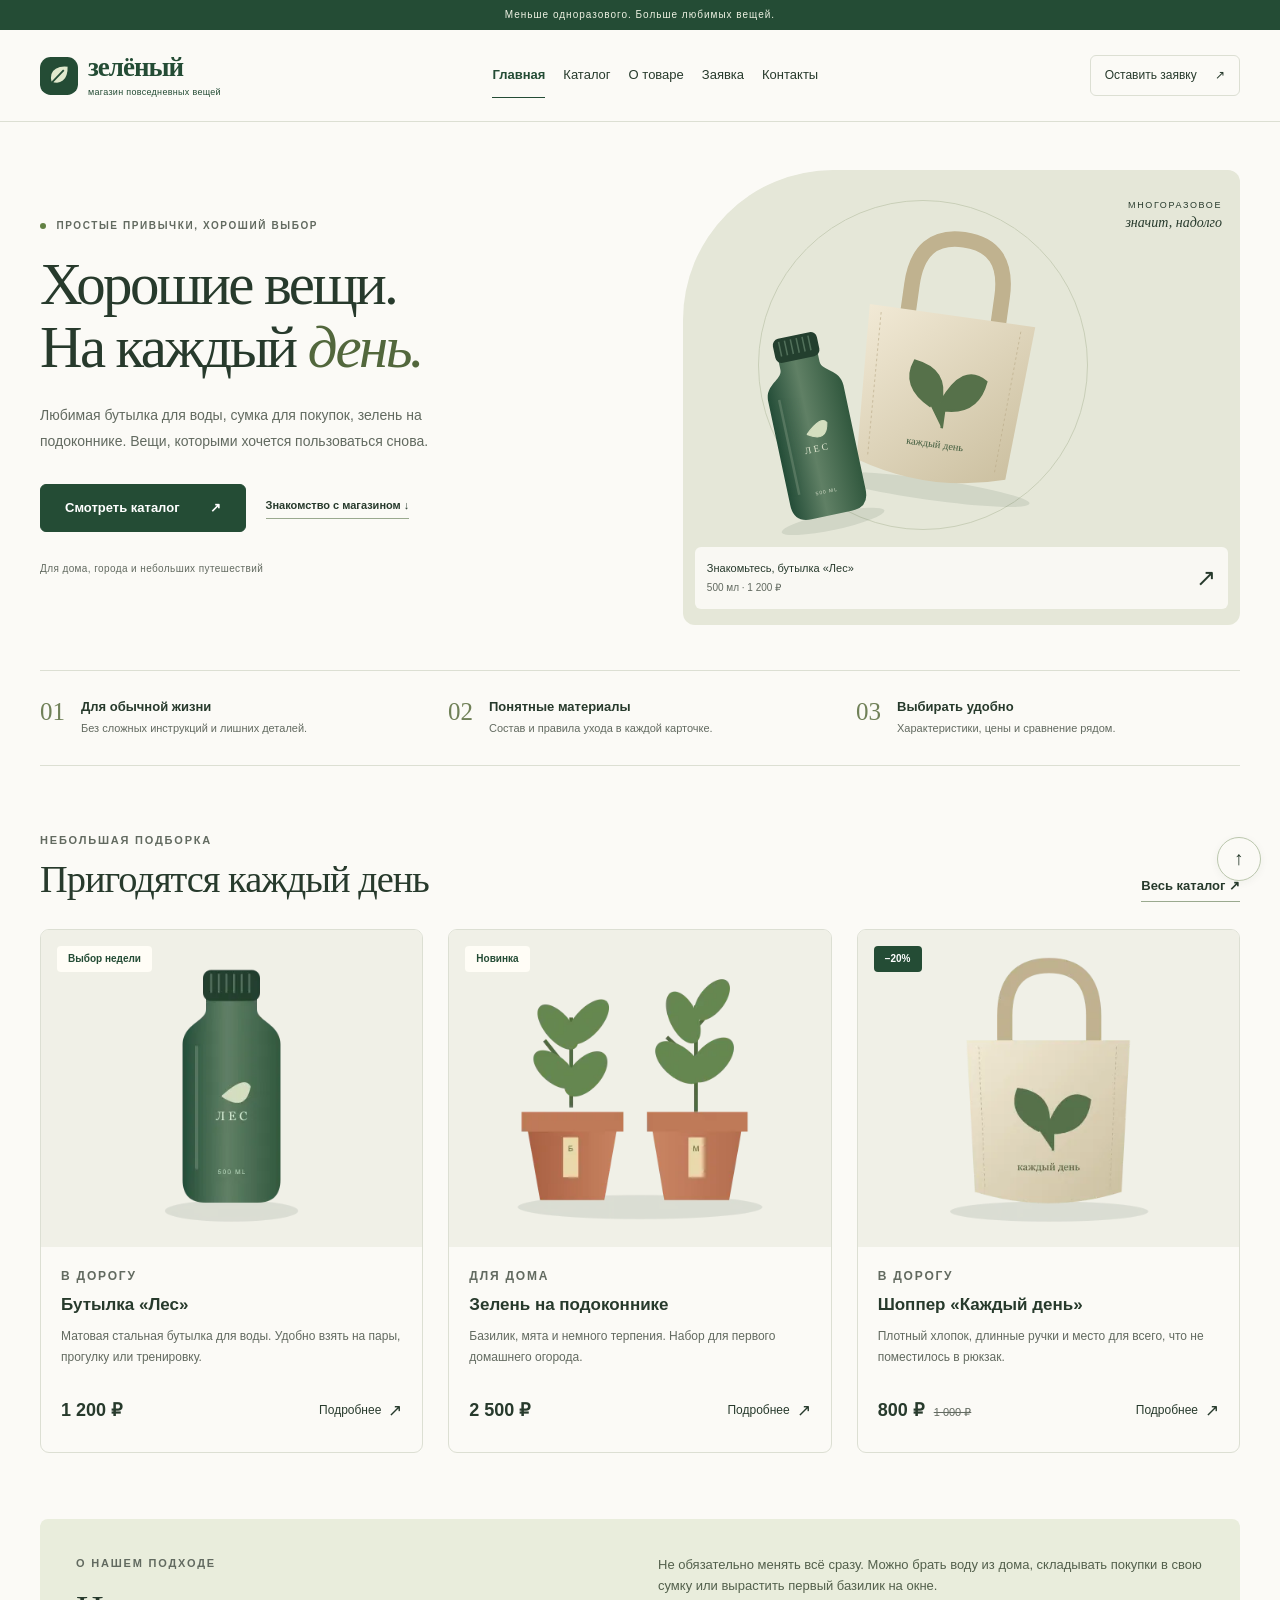
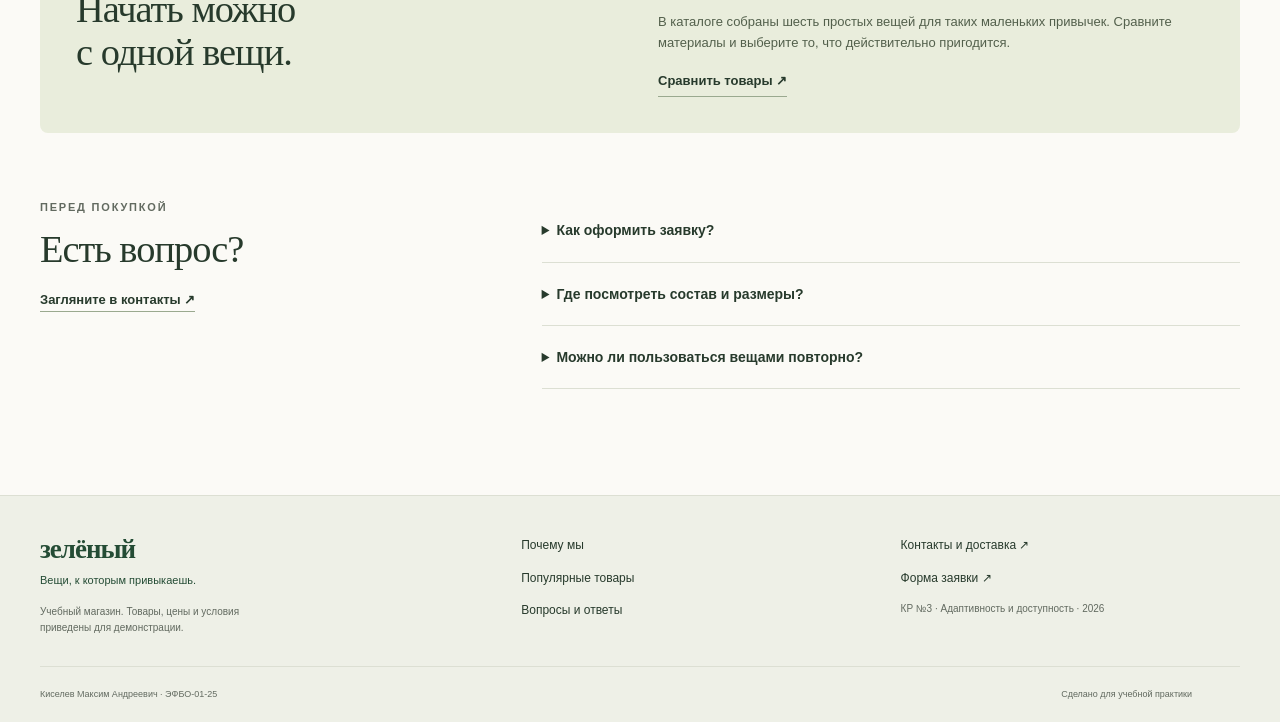
<file: index.html>
<!doctype html>
<html lang="ru">
  <head>
    <meta charset="UTF-8" />
    <meta name="viewport" content="width=device-width, initial-scale=1.0" />
    <meta
      name="description"
      content="Многоразовые бутылки, сумки и вещи для дома. Учебный HTML/CSS-магазин с каталогом, характеристиками и формой заявки."
    />
    <meta name="theme-color" content="#244c35" />
    <title>Вещи на каждый день — Зелёный магазин</title>
    <link rel="icon" href="images/favicon.svg" type="image/svg+xml" />
    <link rel="stylesheet" href="css/style.css" />
    <link rel="stylesheet" href="css/responsive.css" />
    <script src="js/main.js" defer=""></script>
  </head>
  <body id="top">
    <a class="skip-link" href="#main">Перейти к содержимому</a>
    <div class="announcement">Меньше одноразового. Больше любимых вещей.</div>
    <header class="site-header">
      <div class="container site-header__inner">
        <a class="brand" href="index.html"
          ><img
            class="brand__icon"
            src="images/favicon.svg"
            alt=""
            width="40"
            height="40"
          /><span
            >зелёный<span class="brand__caption"
              >магазин повседневных вещей</span
            ></span
          ></a
        >
        <button
          class="menu-toggle"
          type="button"
          aria-controls="site-navigation"
          aria-expanded="false"
          hidden=""
        >
          <span class="menu-toggle__icon" aria-hidden="true">☰</span
          ><span>Меню</span>
        </button>
        <nav
          class="site-nav"
          aria-label="Основная навигация"
          id="site-navigation"
        >
          <ul class="site-nav__list">
            <li class="site-nav__item">
              <a
                class="site-nav__link site-nav__link--active"
                href="index.html"
                aria-current="page"
                >Главная</a
              >
            </li>
            <li class="site-nav__item">
              <a class="site-nav__link" href="catalog.html">Каталог</a>
            </li>
            <li class="site-nav__item">
              <a class="site-nav__link" href="product.html">О товаре</a>
            </li>
            <li class="site-nav__item">
              <a class="site-nav__link" href="order.html">Заявка</a>
            </li>
            <li class="site-nav__item">
              <a class="site-nav__link" href="contacts.html">Контакты</a>
            </li>
          </ul>
        </nav>
        <a class="site-header__action" href="order.html"
          >Оставить заявку <span aria-hidden="true">↗</span></a
        >
      </div>
    </header>
    <main class="container" id="main" tabindex="-1">
      <section class="hero" aria-labelledby="hero-title">
        <div class="hero__content">
          <p class="eyebrow">
            <span class="status-dot"></span> Простые привычки, хороший выбор
          </p>
          <h1 class="hero__title" id="hero-title">
            Хорошие вещи.<br />На каждый <em>день.</em>
          </h1>
          <p class="hero__text">
            Любимая бутылка для воды, сумка для покупок, зелень на подоконнике.
            Вещи, которыми хочется пользоваться снова.
          </p>
          <div class="hero__actions">
            <a class="button" href="catalog.html"
              >Смотреть каталог <span aria-hidden="true">↗</span></a
            ><a class="text-link" href="#advantages"
              >Знакомство с магазином ↓</a
            >
          </div>
          <p class="hero__note">Для дома, города и небольших путешествий</p>
        </div>
        <div class="hero__visual">
          <span class="hero__circle" aria-hidden="true"></span>
          <p class="hero__stamp">
            МНОГОРАЗОВОЕ<br /><span>значит, надолго</span>
          </p>
          <img
            class="hero__bag"
            src="images/bag.svg"
            alt="Хлопковый шоппер с рисунком растения"
            width="600"
            height="500"
          /><img
            class="hero__bottle"
            src="images/bottle.svg"
            alt="Матовая зелёная бутылка с винтовой крышкой"
            width="600"
            height="500"
          /><a class="hero__product" href="product.html#bottle"
            ><span
              >Знакомьтесь, бутылка «Лес»<strong>500 мл · 1 200 ₽</strong></span
            ><span aria-hidden="true">↗</span></a
          >
        </div>
      </section>
      <section
        class="advantages"
        id="advantages"
        aria-labelledby="advantages-title"
      >
        <h2 class="visually-hidden" id="advantages-title">
          Почему стоит заглянуть в каталог
        </h2>
        <article class="advantages__item">
          <span class="advantages__number">01</span>
          <div>
            <h3>Для обычной жизни</h3>
            <p>Без сложных инструкций и лишних деталей.</p>
          </div>
        </article>
        <article class="advantages__item">
          <span class="advantages__number">02</span>
          <div>
            <h3>Понятные материалы</h3>
            <p>Состав и правила ухода в каждой карточке.</p>
          </div>
        </article>
        <article class="advantages__item">
          <span class="advantages__number">03</span>
          <div>
            <h3>Выбирать удобно</h3>
            <p>Характеристики, цены и сравнение рядом.</p>
          </div>
        </article>
      </section>
      <section class="section" id="popular">
        <div class="section__heading">
          <div>
            <p class="eyebrow">Небольшая подборка</p>
            <h2>Пригодятся каждый день</h2>
          </div>
          <a class="text-link" href="catalog.html"
            >Весь каталог <span aria-hidden="true">↗</span></a
          >
        </div>
        <div class="products-grid">
          <article class="product-card">
            <div class="product-card__picture">
              <span class="product-card__badge">Выбор недели</span
              ><picture
                ><source
                  type="image/webp"
                  srcset="
                    images/bottle-480.webp   480w,
                    images/bottle-960.webp   960w,
                    images/bottle-1440.webp 1440w
                  "
                  sizes="(min-width: 1024px) 385px, (min-width: 640px) calc((100vw - 72px) / 2), calc(100vw - 34px)" />
                <img
                  class="product-card__image"
                  src="images/bottle.svg"
                  alt="Матовая зелёная бутылка с винтовой крышкой"
                  width="600"
                  height="500"
                  loading="lazy"
              /></picture>
            </div>
            <div class="product-card__body">
              <p class="eyebrow">В дорогу</p>
              <h3 class="product-card__title">
                <a href="product.html#bottle">Бутылка «Лес»</a>
              </h3>
              <p class="product-card__description">
                Матовая стальная бутылка для воды. Удобно взять на пары,
                прогулку или тренировку.
              </p>
              <div class="product-card__bottom">
                <p class="product-card__price">1 200 ₽</p>
                <a
                  class="product-card__link"
                  href="product.html#bottle"
                  aria-label="Подробнее: Бутылка «Лес»"
                  >Подробнее <span aria-hidden="true">↗</span></a
                >
              </div>
            </div>
          </article>
          <article class="product-card">
            <div class="product-card__picture">
              <span class="product-card__badge">Новинка</span
              ><picture
                ><source
                  type="image/webp"
                  srcset="
                    images/kit-480.webp   480w,
                    images/kit-960.webp   960w,
                    images/kit-1440.webp 1440w
                  "
                  sizes="(min-width: 1024px) 385px, (min-width: 640px) calc((100vw - 72px) / 2), calc(100vw - 34px)" />
                <img
                  class="product-card__image"
                  src="images/kit.svg"
                  alt="Два терракотовых горшка с базиликом и мятой"
                  width="600"
                  height="500"
                  loading="lazy"
              /></picture>
            </div>
            <div class="product-card__body">
              <p class="eyebrow">Для дома</p>
              <h3 class="product-card__title">
                <a href="product.html#kit">Зелень на подоконнике</a>
              </h3>
              <p class="product-card__description">
                Базилик, мята и немного терпения. Набор для первого домашнего
                огорода.
              </p>
              <div class="product-card__bottom">
                <p class="product-card__price">2 500 ₽</p>
                <a
                  class="product-card__link"
                  href="product.html#kit"
                  aria-label="Подробнее: Зелень на подоконнике"
                  >Подробнее <span aria-hidden="true">↗</span></a
                >
              </div>
            </div>
          </article>
          <article class="product-card product-card--discount">
            <div class="product-card__picture">
              <span class="product-card__badge">−20%</span
              ><picture
                ><source
                  type="image/webp"
                  srcset="
                    images/bag-480.webp   480w,
                    images/bag-960.webp   960w,
                    images/bag-1440.webp 1440w
                  "
                  sizes="(min-width: 1024px) 385px, (min-width: 640px) calc((100vw - 72px) / 2), calc(100vw - 34px)" />
                <img
                  class="product-card__image"
                  src="images/bag.svg"
                  alt="Хлопковый шоппер с рисунком растения"
                  width="600"
                  height="500"
                  loading="lazy"
              /></picture>
            </div>
            <div class="product-card__body">
              <p class="eyebrow">В дорогу</p>
              <h3 class="product-card__title">
                <a href="product.html#bag">Шоппер «Каждый день»</a>
              </h3>
              <p class="product-card__description">
                Плотный хлопок, длинные ручки и место для всего, что не
                поместилось в рюкзак.
              </p>
              <div class="product-card__bottom">
                <p class="product-card__price">
                  800 ₽ <del class="product-card__old-price">1 000 ₽</del>
                </p>
                <a
                  class="product-card__link"
                  href="product.html#bag"
                  aria-label="Подробнее: Шоппер «Каждый день»"
                  >Подробнее <span aria-hidden="true">↗</span></a
                >
              </div>
            </div>
          </article>
        </div>
      </section>
      <aside class="editorial" id="about">
        <div>
          <p class="eyebrow">О нашем подходе</p>
          <h2>Начать можно<br />с одной вещи.</h2>
        </div>
        <div>
          <p>
            Не обязательно менять всё сразу. Можно брать воду из дома,
            складывать покупки в свою сумку или вырастить первый базилик на
            окне.
          </p>
          <p>
            В каталоге собраны шесть простых вещей для таких маленьких привычек.
            Сравните материалы и выберите то, что действительно пригодится.
          </p>
          <a class="text-link" href="catalog.html#comparison"
            >Сравнить товары ↗</a
          >
        </div>
      </aside>
      <section class="section faq" id="faq">
        <div>
          <p class="eyebrow">Перед покупкой</p>
          <h2>Есть вопрос?</h2>
          <a class="text-link" href="contacts.html">Загляните в контакты ↗</a>
        </div>
        <div class="faq__list">
          <details class="faq__item">
            <summary class="faq__question">Как оформить заявку?</summary>
            <p>
              Откройте страницу «Заявка», выберите товар и заполните поля.
              Браузер проверит данные и покажет демонстрационное подтверждение.
              Покупки на этом учебном сайте не выполняются.
            </p>
          </details>
          <details class="faq__item">
            <summary class="faq__question">
              Где посмотреть состав и размеры?
            </summary>
            <p>
              Нажмите «Подробнее» у нужного товара. На странице есть описание,
              таблица характеристик и рекомендации по уходу.
            </p>
          </details>
          <details class="faq__item">
            <summary class="faq__question">
              Можно ли пользоваться вещами повторно?
            </summary>
            <p>
              Да, все товары в подборке рассчитаны на повторное использование.
              Срок службы зависит от ухода: хлопок стирают при невысокой
              температуре, а дерево и бамбук не замачивают.
            </p>
          </details>
        </div>
      </section>
    </main>
    <footer class="site-footer" id="contacts">
      <div class="container site-footer__inner">
        <div>
          <a class="brand brand--footer" href="index.html"
            >зелёный<span class="brand__caption"
              >Вещи, к которым привыкаешь.</span
            ></a
          >
          <p class="site-footer__note">
            Учебный магазин. Товары, цены и условия<br />приведены для
            демонстрации.
          </p>
        </div>
        <nav class="site-footer__nav" aria-label="Разделы главной">
          <a href="index.html#advantages">Почему мы</a
          ><a href="index.html#popular">Популярные товары</a
          ><a href="index.html#faq">Вопросы и ответы</a>
        </nav>
        <div class="site-footer__nav">
          <a href="contacts.html">Контакты и доставка ↗</a
          ><a href="order.html">Форма заявки ↗</a
          ><span>КР №3 · Адаптивность и доступность · 2026</span>
        </div>
      </div>
      <div class="container site-footer__bottom">
        Киселев Максим Андреевич · ЭФБО-01-25<span
          >Сделано для учебной практики</span
        >
      </div>
    </footer>
    <a class="back-to-top" href="#top" aria-label="Вернуться наверх">↑</a>
  </body>
</html>
</file>
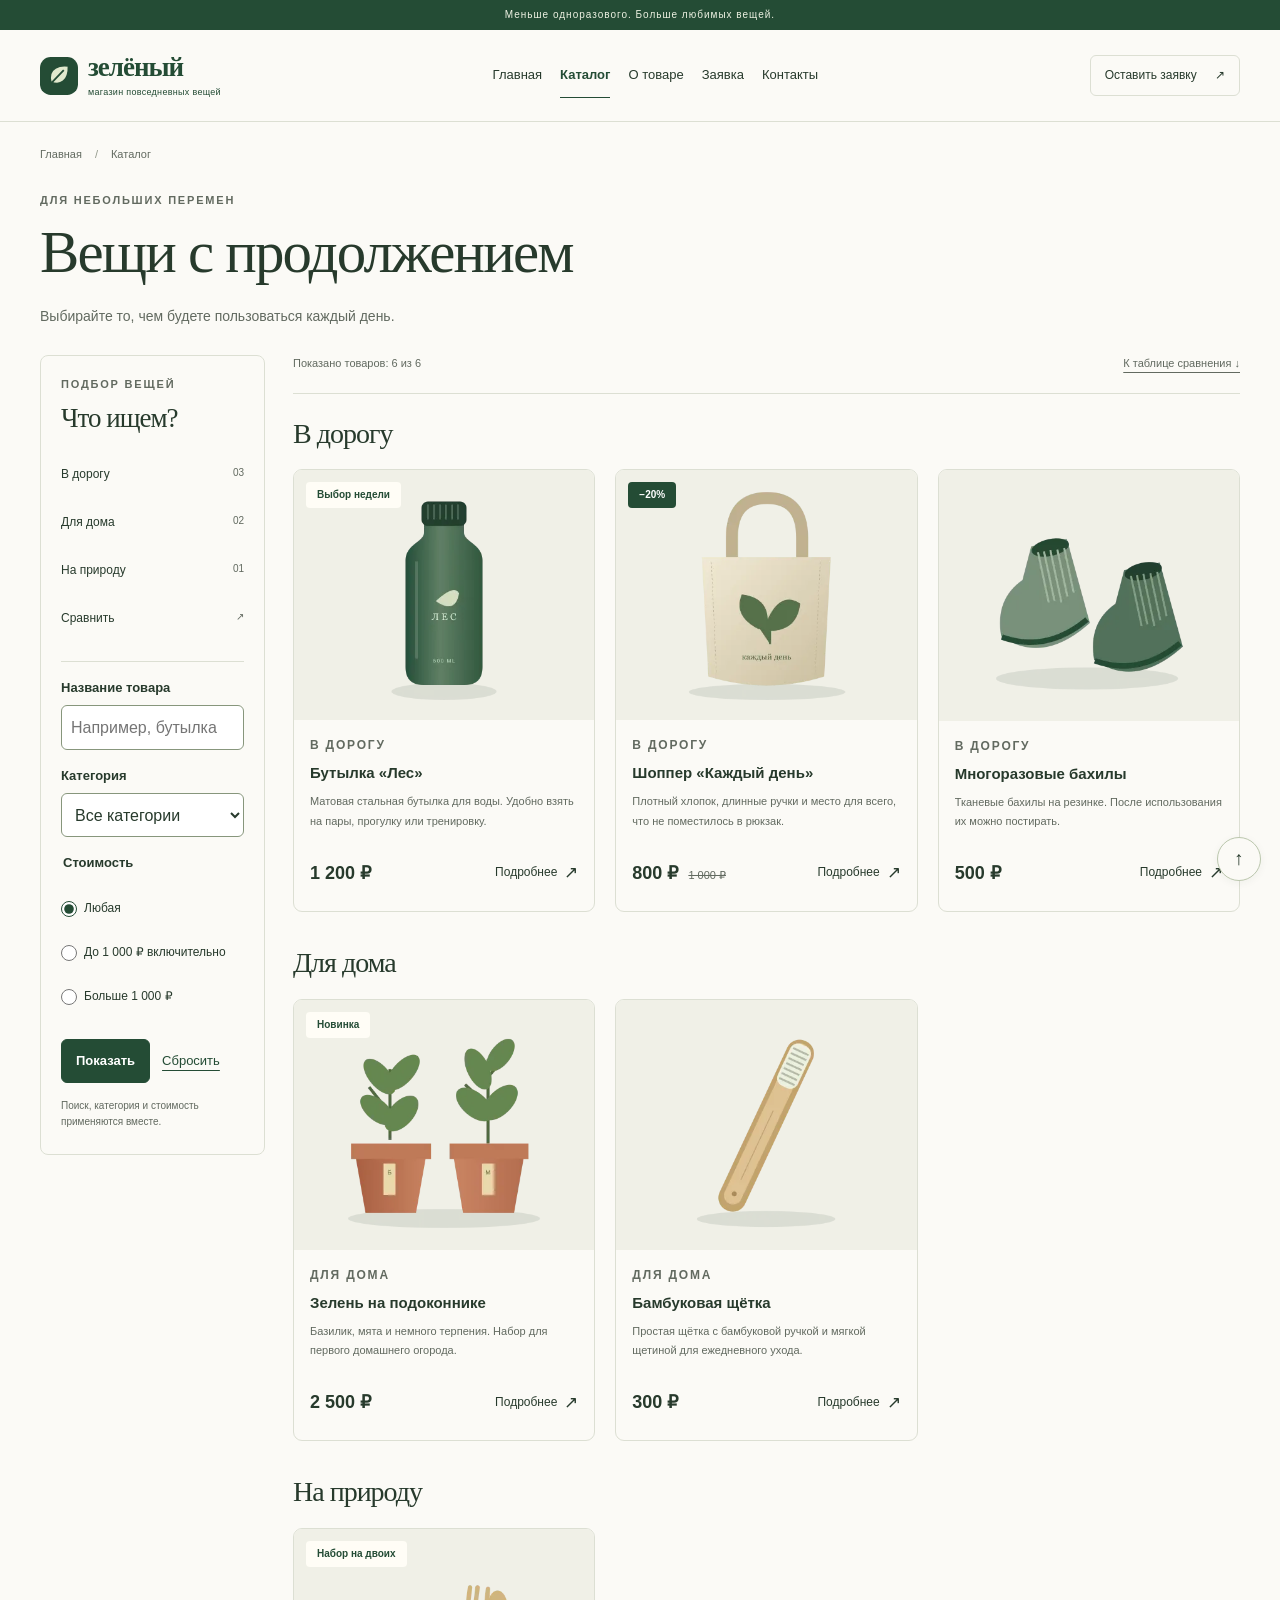
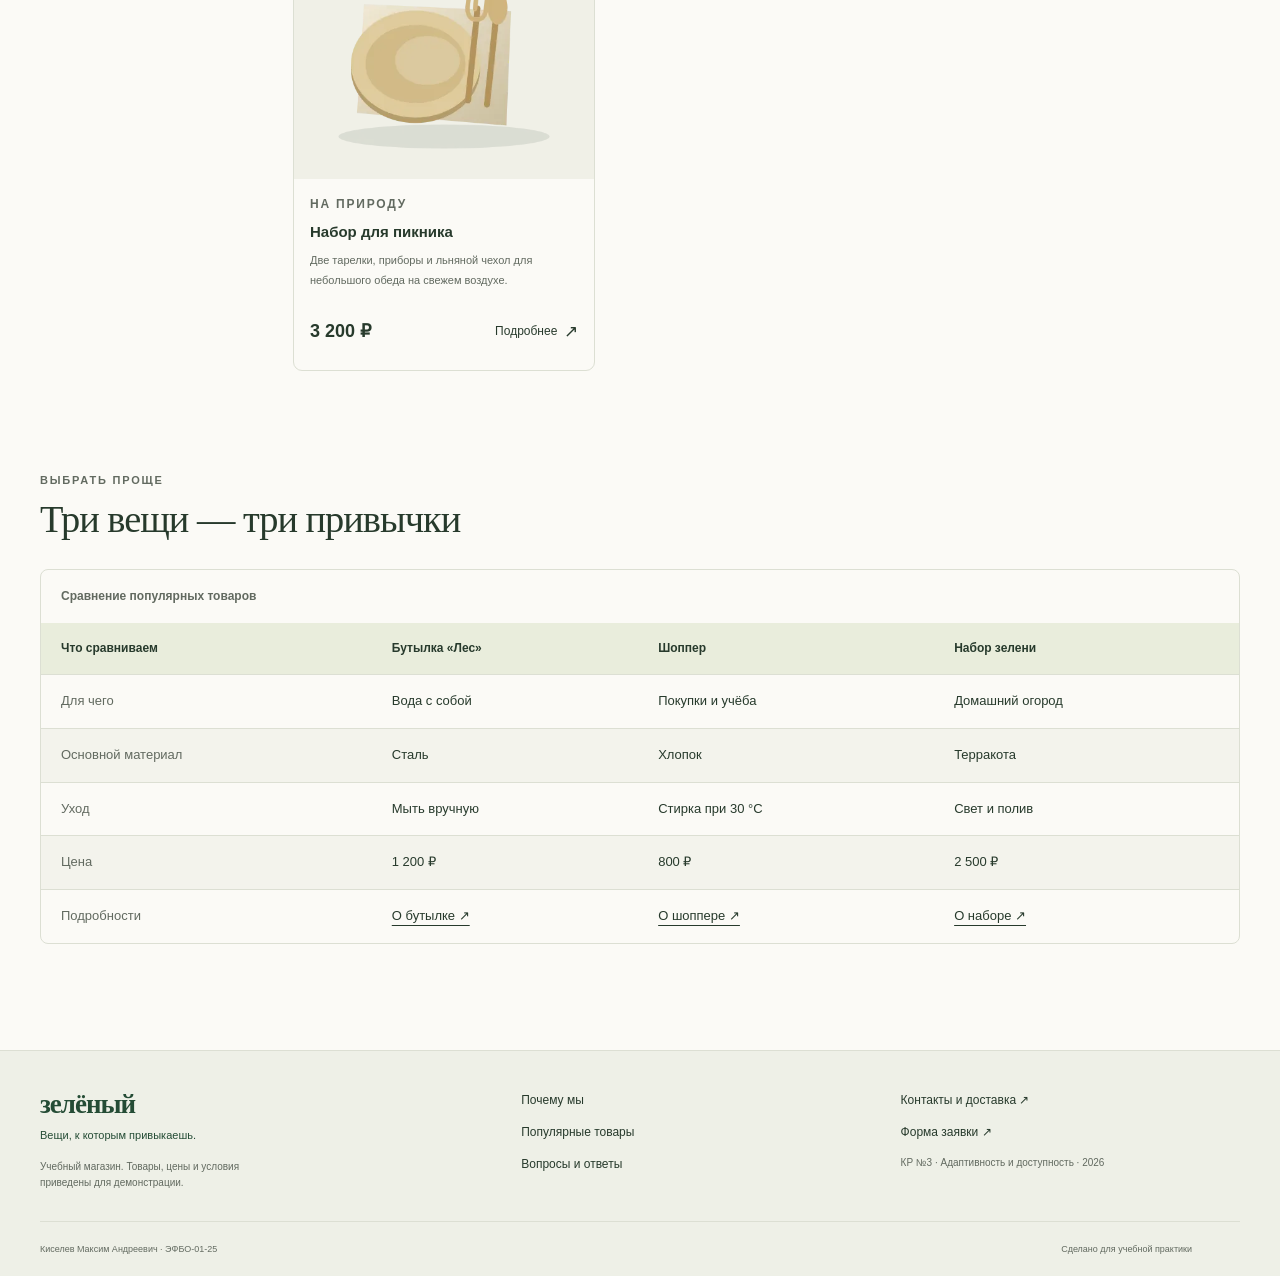
<file: catalog.html>
<!doctype html>
<html lang="ru">
  <head>
    <meta charset="UTF-8" />
    <meta name="viewport" content="width=device-width, initial-scale=1.0" />
    <meta
      name="description"
      content="Шесть повседневных товаров: бутылка, шоппер, набор зелени, щётка, бахилы и набор для пикника. Описания, цены и сравнение."
    />
    <meta name="theme-color" content="#244c35" />
    <title>Каталог — Зелёный магазин</title>
    <link rel="icon" href="images/favicon.svg" type="image/svg+xml" />
    <link rel="stylesheet" href="css/style.css" />
    <link rel="stylesheet" href="css/responsive.css" />
    <script src="js/main.js" defer=""></script>
  </head>
  <body id="top">
    <a class="skip-link" href="#main">Перейти к содержимому</a>
    <div class="announcement">Меньше одноразового. Больше любимых вещей.</div>
    <header class="site-header">
      <div class="container site-header__inner">
        <a class="brand" href="index.html"
          ><img
            class="brand__icon"
            src="images/favicon.svg"
            alt=""
            width="40"
            height="40"
          /><span
            >зелёный<span class="brand__caption"
              >магазин повседневных вещей</span
            ></span
          ></a
        >
        <button
          class="menu-toggle"
          type="button"
          aria-controls="site-navigation"
          aria-expanded="false"
          hidden=""
        >
          <span class="menu-toggle__icon" aria-hidden="true">☰</span
          ><span>Меню</span>
        </button>
        <nav
          class="site-nav"
          aria-label="Основная навигация"
          id="site-navigation"
        >
          <ul class="site-nav__list">
            <li class="site-nav__item">
              <a class="site-nav__link" href="index.html">Главная</a>
            </li>
            <li class="site-nav__item">
              <a
                class="site-nav__link site-nav__link--active"
                href="catalog.html"
                aria-current="page"
                >Каталог</a
              >
            </li>
            <li class="site-nav__item">
              <a class="site-nav__link" href="product.html">О товаре</a>
            </li>
            <li class="site-nav__item">
              <a class="site-nav__link" href="order.html">Заявка</a>
            </li>
            <li class="site-nav__item">
              <a class="site-nav__link" href="contacts.html">Контакты</a>
            </li>
          </ul>
        </nav>
        <a class="site-header__action" href="order.html"
          >Оставить заявку <span aria-hidden="true">↗</span></a
        >
      </div>
    </header>
    <main class="container" id="main" tabindex="-1">
      <nav class="breadcrumbs" aria-label="Хлебные крошки">
        <ol class="breadcrumbs__list">
          <li><a href="index.html">Главная</a></li>
          <li aria-current="page">Каталог</li>
        </ol>
      </nav>
      <section class="page-heading">
        <p class="eyebrow">Для небольших перемен</p>
        <h1>Вещи с продолжением</h1>
        <p>Выбирайте то, чем будете пользоваться каждый день.</p>
      </section>
      <div class="catalog-layout">
        <aside class="catalog-filters">
          <div class="catalog-filters__head">
            <div>
              <p class="eyebrow">Подбор вещей</p>
              <h2>Что ищем?</h2>
            </div>
            <button
              class="filters-toggle"
              type="button"
              aria-expanded="true"
              aria-controls="filter-options"
              hidden=""
            >
              Скрыть
            </button>
          </div>
          <div class="catalog-filters__body" id="filter-options">
            <nav class="category-nav" aria-label="Категории товаров">
              <a href="#everyday">В дорогу <span>03</span></a
              ><a href="#home">Для дома <span>02</span></a
              ><a href="#outdoor">На природу <span>01</span></a
              ><a href="#comparison">Сравнить <span>↗</span></a>
            </nav>
            <form
              class="catalog-filters__form"
              id="catalog-filter"
              action="#catalog-results"
            >
              <label for="filter-search">Название товара</label
              ><input
                id="filter-search"
                name="search"
                type="search"
                placeholder="Например, бутылка"
                maxlength="80"
              /><label for="filter-category">Категория</label
              ><select name="category" id="filter-category">
                <option value="all">Все категории</option>
                <option value="everyday">В дорогу</option>
                <option value="home">Для дома</option>
                <option value="outdoor">На природу</option>
              </select>
              <fieldset class="catalog-filters__group">
                <legend>Стоимость</legend>
                <label for="price-any"
                  ><input
                    id="price-any"
                    type="radio"
                    name="price"
                    value="any"
                    checked=""
                  />
                  Любая</label
                ><label for="price-low"
                  ><input
                    id="price-low"
                    type="radio"
                    name="price"
                    value="low"
                  />
                  До 1 000 ₽ включительно</label
                ><label for="price-high"
                  ><input
                    id="price-high"
                    type="radio"
                    name="price"
                    value="high"
                  />
                  Больше 1 000 ₽</label
                >
              </fieldset>
              <div class="catalog-filters__actions">
                <button class="button button--small" type="submit">
                  Показать</button
                ><button class="text-button" type="reset">Сбросить</button>
              </div>
              <p class="catalog-filters__note">
                Поиск, категория и стоимость применяются вместе.
              </p>
              <noscript
                ><p class="catalog-filters__note">
                  Фильтрация работает с JavaScript. Без него доступны все товары
                  и ссылки на категории.
                </p></noscript
              >
            </form>
          </div>
        </aside>
        <div class="catalog-products" id="catalog-results">
          <div class="catalog-products__intro">
            <span
              id="catalog-count"
              role="status"
              aria-live="polite"
              aria-atomic="true"
              >Показано товаров: 6 из 6</span
            ><a href="#comparison">К таблице сравнения ↓</a>
          </div>
          <section class="catalog-category" id="everyday">
            <h2>В дорогу</h2>
            <div class="products-grid products-grid--catalog">
              <article
                class="product-card"
                data-category="everyday"
                data-price="1200"
              >
                <div class="product-card__picture">
                  <span class="product-card__badge">Выбор недели</span
                  ><picture
                    ><source
                      type="image/webp"
                      srcset="
                        images/bottle-480.webp   480w,
                        images/bottle-960.webp   960w,
                        images/bottle-1440.webp 1440w
                      "
                      sizes="(min-width: 1152px) 280px, (min-width: 1024px) 370px, (min-width: 640px) calc((100vw - 72px) / 2), calc(100vw - 34px)" />
                    <img
                      class="product-card__image"
                      src="images/bottle.svg"
                      alt="Матовая зелёная бутылка с винтовой крышкой"
                      width="600"
                      height="500"
                      loading="lazy"
                  /></picture>
                </div>
                <div class="product-card__body">
                  <p class="eyebrow">В дорогу</p>
                  <h3 class="product-card__title">
                    <a href="product.html#bottle">Бутылка «Лес»</a>
                  </h3>
                  <p class="product-card__description">
                    Матовая стальная бутылка для воды. Удобно взять на пары,
                    прогулку или тренировку.
                  </p>
                  <div class="product-card__bottom">
                    <p class="product-card__price">1 200 ₽</p>
                    <a
                      class="product-card__link"
                      href="product.html#bottle"
                      aria-label="Подробнее: Бутылка «Лес»"
                      >Подробнее <span aria-hidden="true">↗</span></a
                    >
                  </div>
                </div>
              </article>
              <article
                class="product-card product-card--discount"
                data-category="everyday"
                data-price="800"
              >
                <div class="product-card__picture">
                  <span class="product-card__badge">−20%</span
                  ><picture
                    ><source
                      type="image/webp"
                      srcset="
                        images/bag-480.webp   480w,
                        images/bag-960.webp   960w,
                        images/bag-1440.webp 1440w
                      "
                      sizes="(min-width: 1152px) 280px, (min-width: 1024px) 370px, (min-width: 640px) calc((100vw - 72px) / 2), calc(100vw - 34px)" />
                    <img
                      class="product-card__image"
                      src="images/bag.svg"
                      alt="Хлопковый шоппер с рисунком растения"
                      width="600"
                      height="500"
                      loading="lazy"
                  /></picture>
                </div>
                <div class="product-card__body">
                  <p class="eyebrow">В дорогу</p>
                  <h3 class="product-card__title">
                    <a href="product.html#bag">Шоппер «Каждый день»</a>
                  </h3>
                  <p class="product-card__description">
                    Плотный хлопок, длинные ручки и место для всего, что не
                    поместилось в рюкзак.
                  </p>
                  <div class="product-card__bottom">
                    <p class="product-card__price">
                      800 ₽ <del class="product-card__old-price">1 000 ₽</del>
                    </p>
                    <a
                      class="product-card__link"
                      href="product.html#bag"
                      aria-label="Подробнее: Шоппер «Каждый день»"
                      >Подробнее <span aria-hidden="true">↗</span></a
                    >
                  </div>
                </div>
              </article>
              <article
                class="product-card"
                data-category="everyday"
                data-price="500"
              >
                <div class="product-card__picture">
                  <picture
                    ><source
                      type="image/webp"
                      srcset="
                        images/covers-480.webp   480w,
                        images/covers-960.webp   960w,
                        images/covers-1440.webp 1440w
                      "
                      sizes="(min-width: 1152px) 280px, (min-width: 1024px) 370px, (min-width: 640px) calc((100vw - 72px) / 2), calc(100vw - 34px)" />
                    <img
                      class="product-card__image"
                      src="images/covers.svg"
                      alt="Пара многоразовых тканевых бахил"
                      width="600"
                      height="500"
                      loading="lazy"
                  /></picture>
                </div>
                <div class="product-card__body">
                  <p class="eyebrow">В дорогу</p>
                  <h3 class="product-card__title">
                    <a href="product.html#covers">Многоразовые бахилы</a>
                  </h3>
                  <p class="product-card__description">
                    Тканевые бахилы на резинке. После использования их можно
                    постирать.
                  </p>
                  <div class="product-card__bottom">
                    <p class="product-card__price">500 ₽</p>
                    <a
                      class="product-card__link"
                      href="product.html#covers"
                      aria-label="Подробнее: Многоразовые бахилы"
                      >Подробнее <span aria-hidden="true">↗</span></a
                    >
                  </div>
                </div>
              </article>
            </div>
          </section>
          <section class="catalog-category" id="home">
            <h2>Для дома</h2>
            <div class="products-grid products-grid--catalog">
              <article
                class="product-card"
                data-category="home"
                data-price="2500"
              >
                <div class="product-card__picture">
                  <span class="product-card__badge">Новинка</span
                  ><picture
                    ><source
                      type="image/webp"
                      srcset="
                        images/kit-480.webp   480w,
                        images/kit-960.webp   960w,
                        images/kit-1440.webp 1440w
                      "
                      sizes="(min-width: 1152px) 280px, (min-width: 1024px) 370px, (min-width: 640px) calc((100vw - 72px) / 2), calc(100vw - 34px)" />
                    <img
                      class="product-card__image"
                      src="images/kit.svg"
                      alt="Два терракотовых горшка с базиликом и мятой"
                      width="600"
                      height="500"
                      loading="lazy"
                  /></picture>
                </div>
                <div class="product-card__body">
                  <p class="eyebrow">Для дома</p>
                  <h3 class="product-card__title">
                    <a href="product.html#kit">Зелень на подоконнике</a>
                  </h3>
                  <p class="product-card__description">
                    Базилик, мята и немного терпения. Набор для первого
                    домашнего огорода.
                  </p>
                  <div class="product-card__bottom">
                    <p class="product-card__price">2 500 ₽</p>
                    <a
                      class="product-card__link"
                      href="product.html#kit"
                      aria-label="Подробнее: Зелень на подоконнике"
                      >Подробнее <span aria-hidden="true">↗</span></a
                    >
                  </div>
                </div>
              </article>
              <article
                class="product-card"
                data-category="home"
                data-price="300"
              >
                <div class="product-card__picture">
                  <picture
                    ><source
                      type="image/webp"
                      srcset="
                        images/brush-480.webp   480w,
                        images/brush-960.webp   960w,
                        images/brush-1440.webp 1440w
                      "
                      sizes="(min-width: 1152px) 280px, (min-width: 1024px) 370px, (min-width: 640px) calc((100vw - 72px) / 2), calc(100vw - 34px)" />
                    <img
                      class="product-card__image"
                      src="images/brush.svg"
                      alt="Зубная щётка с бамбуковой ручкой"
                      width="600"
                      height="500"
                      loading="lazy"
                  /></picture>
                </div>
                <div class="product-card__body">
                  <p class="eyebrow">Для дома</p>
                  <h3 class="product-card__title">
                    <a href="product.html#brush">Бамбуковая щётка</a>
                  </h3>
                  <p class="product-card__description">
                    Простая щётка с бамбуковой ручкой и мягкой щетиной для
                    ежедневного ухода.
                  </p>
                  <div class="product-card__bottom">
                    <p class="product-card__price">300 ₽</p>
                    <a
                      class="product-card__link"
                      href="product.html#brush"
                      aria-label="Подробнее: Бамбуковая щётка"
                      >Подробнее <span aria-hidden="true">↗</span></a
                    >
                  </div>
                </div>
              </article>
            </div>
          </section>
          <section class="catalog-category" id="outdoor">
            <h2>На природу</h2>
            <div class="products-grid products-grid--catalog">
              <article
                class="product-card"
                data-category="outdoor"
                data-price="3200"
              >
                <div class="product-card__picture">
                  <span class="product-card__badge">Набор на двоих</span
                  ><picture
                    ><source
                      type="image/webp"
                      srcset="
                        images/picnic-480.webp   480w,
                        images/picnic-960.webp   960w,
                        images/picnic-1440.webp 1440w
                      "
                      sizes="(min-width: 1152px) 280px, (min-width: 1024px) 370px, (min-width: 640px) calc((100vw - 72px) / 2), calc(100vw - 34px)" />
                    <img
                      class="product-card__image"
                      src="images/picnic.svg"
                      alt="Деревянные приборы в тканевом чехле"
                      width="600"
                      height="500"
                      loading="lazy"
                  /></picture>
                </div>
                <div class="product-card__body">
                  <p class="eyebrow">На природу</p>
                  <h3 class="product-card__title">
                    <a href="product.html#picnic">Набор для пикника</a>
                  </h3>
                  <p class="product-card__description">
                    Две тарелки, приборы и льняной чехол для небольшого обеда на
                    свежем воздухе.
                  </p>
                  <div class="product-card__bottom">
                    <p class="product-card__price">3 200 ₽</p>
                    <a
                      class="product-card__link"
                      href="product.html#picnic"
                      aria-label="Подробнее: Набор для пикника"
                      >Подробнее <span aria-hidden="true">↗</span></a
                    >
                  </div>
                </div>
              </article>
            </div>
          </section>
          <section class="catalog-empty" id="catalog-empty" hidden="">
            <h2>Ничего не нашлось</h2>
            <p>Попробуйте другое название или сбросьте ограничения.</p>
            <button class="text-button" type="button" id="empty-reset">
              Показать все товары
            </button>
          </section>
        </div>
      </div>
      <section class="section" id="comparison">
        <div class="section__heading">
          <div>
            <p class="eyebrow">Выбрать проще</p>
            <h2>Три вещи — три привычки</h2>
          </div>
        </div>
        <div
          class="table-wrap comparison-table"
          tabindex="0"
          role="region"
          aria-label="Сравнение товаров; таблица прокручивается при необходимости"
        >
          <table class="data-table">
            <caption>
              Сравнение популярных товаров
            </caption>
            <thead>
              <tr>
                <th scope="col">Что сравниваем</th>
                <th scope="col">Бутылка «Лес»</th>
                <th scope="col">Шоппер</th>
                <th scope="col">Набор зелени</th>
              </tr>
            </thead>
            <tbody>
              <tr>
                <th scope="row">Для чего</th>
                <td>Вода с собой</td>
                <td>Покупки и учёба</td>
                <td>Домашний огород</td>
              </tr>
              <tr>
                <th scope="row">Основной материал</th>
                <td>Сталь</td>
                <td>Хлопок</td>
                <td>Терракота</td>
              </tr>
              <tr>
                <th scope="row">Уход</th>
                <td>Мыть вручную</td>
                <td>Стирка при 30 °C</td>
                <td>Свет и полив</td>
              </tr>
              <tr>
                <th scope="row">Цена</th>
                <td>1 200 ₽</td>
                <td>800 ₽</td>
                <td>2 500 ₽</td>
              </tr>
              <tr>
                <th scope="row">Подробности</th>
                <td><a href="product.html#bottle">О бутылке ↗</a></td>
                <td><a href="product.html#bag">О шоппере ↗</a></td>
                <td><a href="product.html#kit">О наборе ↗</a></td>
              </tr>
            </tbody>
          </table>
        </div>
        <div class="table-cards comparison-cards">
          <article class="table-card">
            <h3>Бутылка «Лес»</h3>
            <dl class="spec-list">
              <div>
                <dt>Для чего</dt>
                <dd>Вода с собой</dd>
              </div>
              <div>
                <dt>Основной материал</dt>
                <dd>Сталь</dd>
              </div>
              <div>
                <dt>Уход</dt>
                <dd>Мыть вручную</dd>
              </div>
              <div>
                <dt>Цена</dt>
                <dd>1 200 ₽</dd>
              </div>
              <div>
                <dt>Подробности</dt>
                <dd><a href="product.html#bottle">О бутылке ↗</a></dd>
              </div>
            </dl>
          </article>
          <article class="table-card">
            <h3>Шоппер</h3>
            <dl class="spec-list">
              <div>
                <dt>Для чего</dt>
                <dd>Покупки и учёба</dd>
              </div>
              <div>
                <dt>Основной материал</dt>
                <dd>Хлопок</dd>
              </div>
              <div>
                <dt>Уход</dt>
                <dd>Стирка при 30 °C</dd>
              </div>
              <div>
                <dt>Цена</dt>
                <dd>800 ₽</dd>
              </div>
              <div>
                <dt>Подробности</dt>
                <dd><a href="product.html#bag">О шоппере ↗</a></dd>
              </div>
            </dl>
          </article>
          <article class="table-card">
            <h3>Набор зелени</h3>
            <dl class="spec-list">
              <div>
                <dt>Для чего</dt>
                <dd>Домашний огород</dd>
              </div>
              <div>
                <dt>Основной материал</dt>
                <dd>Терракота</dd>
              </div>
              <div>
                <dt>Уход</dt>
                <dd>Свет и полив</dd>
              </div>
              <div>
                <dt>Цена</dt>
                <dd>2 500 ₽</dd>
              </div>
              <div>
                <dt>Подробности</dt>
                <dd><a href="product.html#kit">О наборе ↗</a></dd>
              </div>
            </dl>
          </article>
        </div>
      </section>
    </main>
    <footer class="site-footer" id="contacts">
      <div class="container site-footer__inner">
        <div>
          <a class="brand brand--footer" href="index.html"
            >зелёный<span class="brand__caption"
              >Вещи, к которым привыкаешь.</span
            ></a
          >
          <p class="site-footer__note">
            Учебный магазин. Товары, цены и условия<br />приведены для
            демонстрации.
          </p>
        </div>
        <nav class="site-footer__nav" aria-label="Разделы главной">
          <a href="index.html#advantages">Почему мы</a
          ><a href="index.html#popular">Популярные товары</a
          ><a href="index.html#faq">Вопросы и ответы</a>
        </nav>
        <div class="site-footer__nav">
          <a href="contacts.html">Контакты и доставка ↗</a
          ><a href="order.html">Форма заявки ↗</a
          ><span>КР №3 · Адаптивность и доступность · 2026</span>
        </div>
      </div>
      <div class="container site-footer__bottom">
        Киселев Максим Андреевич · ЭФБО-01-25<span
          >Сделано для учебной практики</span
        >
      </div>
    </footer>
    <a class="back-to-top" href="#top" aria-label="Вернуться наверх">↑</a>
  </body>
</html>
</file>
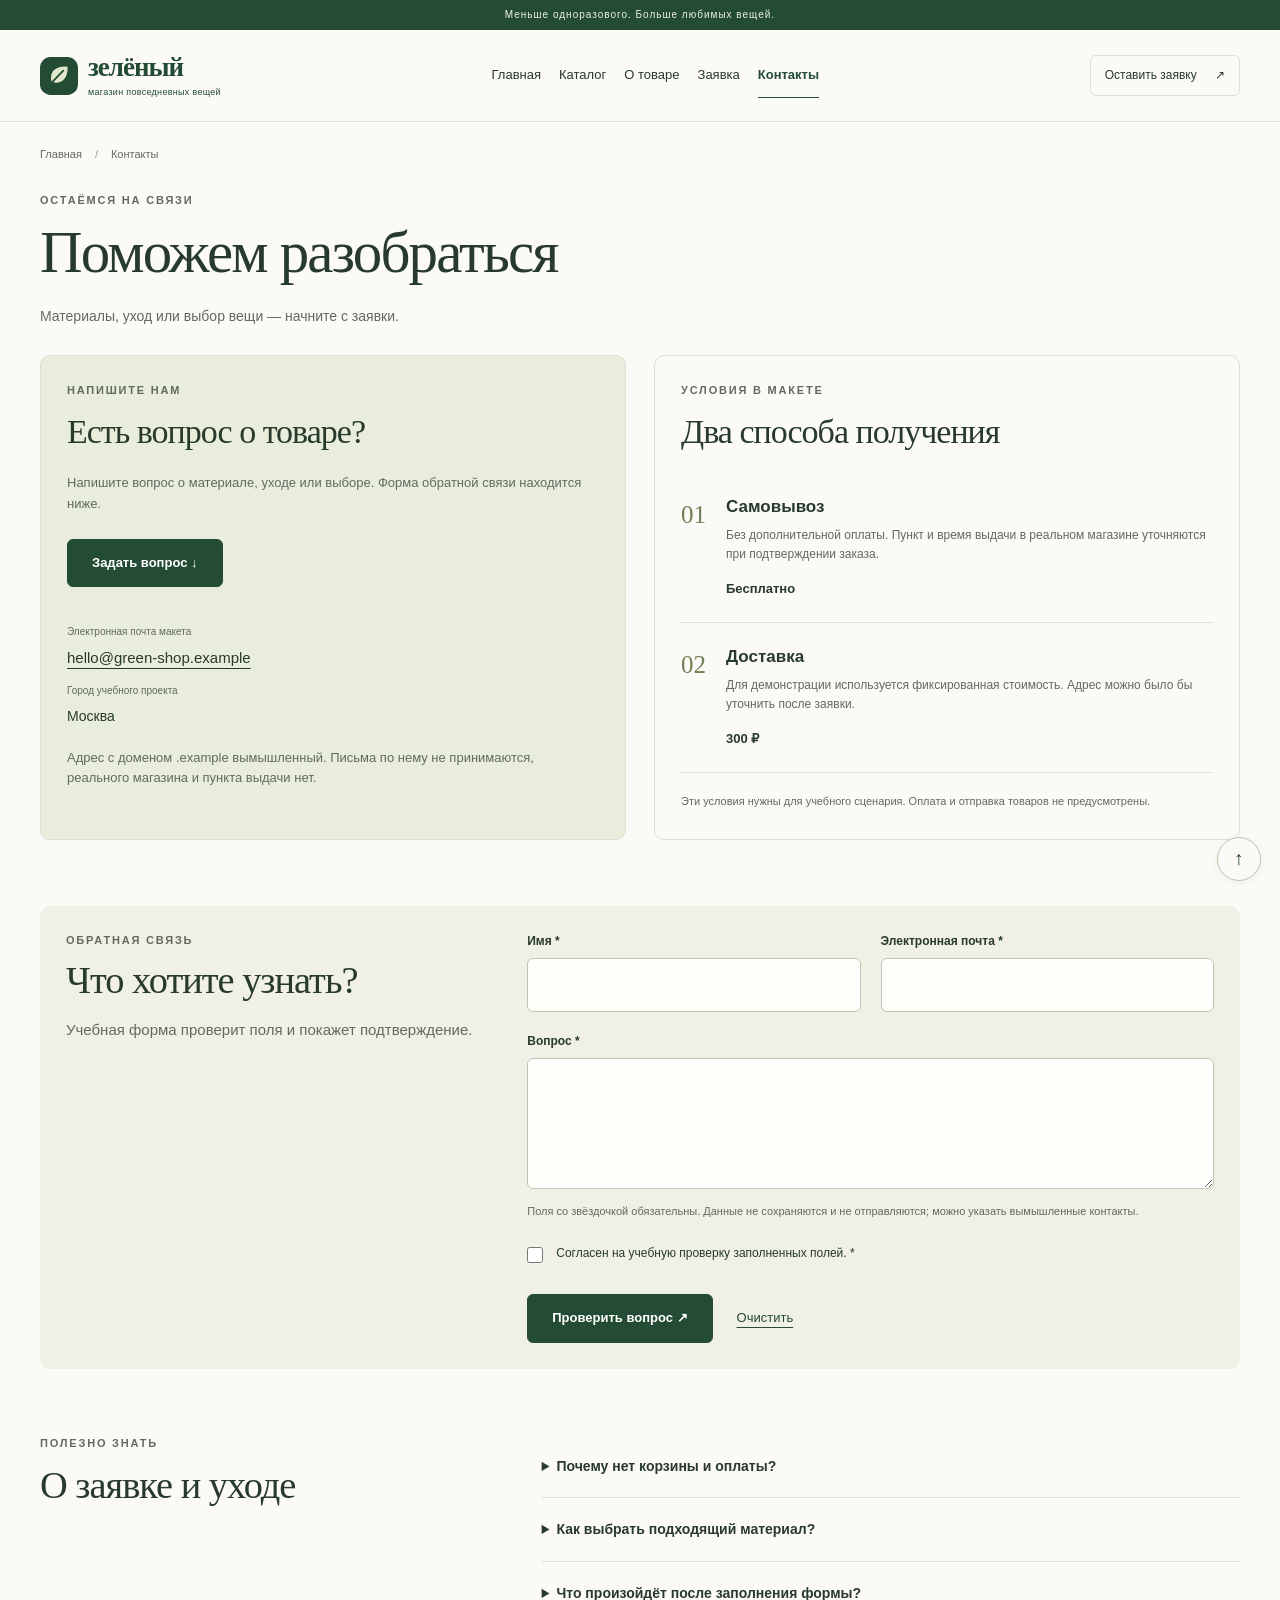
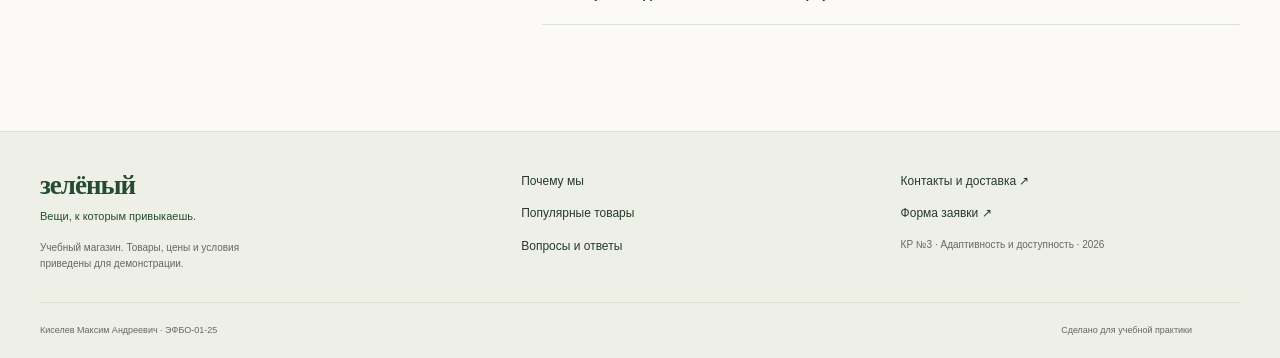
<file: contacts.html>
<!doctype html>
<html lang="ru">
  <head>
    <meta charset="UTF-8" />
    <meta name="viewport" content="width=device-width, initial-scale=1.0" />
    <meta
      name="description"
      content="Контактная информация учебного магазина, способы получения и ответы на вопросы о заявке."
    />
    <meta name="theme-color" content="#244c35" />
    <title>Контакты и получение — Зелёный магазин</title>
    <link rel="icon" href="images/favicon.svg" type="image/svg+xml" />
    <link rel="stylesheet" href="css/style.css" />
    <link rel="stylesheet" href="css/responsive.css" />
    <script src="js/main.js" defer=""></script>
  </head>
  <body id="top">
    <a class="skip-link" href="#main">Перейти к содержимому</a>
    <div class="announcement">Меньше одноразового. Больше любимых вещей.</div>
    <header class="site-header">
      <div class="container site-header__inner">
        <a class="brand" href="index.html"
          ><img
            class="brand__icon"
            src="images/favicon.svg"
            alt=""
            width="40"
            height="40"
          /><span
            >зелёный<span class="brand__caption"
              >магазин повседневных вещей</span
            ></span
          ></a
        >
        <button
          class="menu-toggle"
          type="button"
          aria-controls="site-navigation"
          aria-expanded="false"
          hidden=""
        >
          <span class="menu-toggle__icon" aria-hidden="true">☰</span
          ><span>Меню</span>
        </button>
        <nav
          class="site-nav"
          aria-label="Основная навигация"
          id="site-navigation"
        >
          <ul class="site-nav__list">
            <li class="site-nav__item">
              <a class="site-nav__link" href="index.html">Главная</a>
            </li>
            <li class="site-nav__item">
              <a class="site-nav__link" href="catalog.html">Каталог</a>
            </li>
            <li class="site-nav__item">
              <a class="site-nav__link" href="product.html">О товаре</a>
            </li>
            <li class="site-nav__item">
              <a class="site-nav__link" href="order.html">Заявка</a>
            </li>
            <li class="site-nav__item">
              <a
                class="site-nav__link site-nav__link--active"
                href="contacts.html"
                aria-current="page"
                >Контакты</a
              >
            </li>
          </ul>
        </nav>
        <a class="site-header__action" href="order.html"
          >Оставить заявку <span aria-hidden="true">↗</span></a
        >
      </div>
    </header>
    <main class="container" id="main" tabindex="-1">
      <nav class="breadcrumbs" aria-label="Хлебные крошки">
        <ol class="breadcrumbs__list">
          <li><a href="index.html">Главная</a></li>
          <li aria-current="page">Контакты</li>
        </ol>
      </nav>
      <section class="page-heading">
        <p class="eyebrow">Остаёмся на связи</p>
        <h1>Поможем разобраться</h1>
        <p>Материалы, уход или выбор вещи — начните с заявки.</p>
      </section>
      <div class="contact-layout">
        <section class="contact-card">
          <p class="eyebrow">Напишите нам</p>
          <h2>Есть вопрос о товаре?</h2>
          <p>
            Напишите вопрос о материале, уходе или выборе. Форма обратной связи
            находится ниже.
          </p>
          <a class="button" href="#feedback">Задать вопрос ↓</a>
          <address class="contact-card__address">
            <span>Электронная почта макета</span
            ><a href="mailto:hello@green-shop.example"
              >hello@green-shop.example</a
            ><span>Город учебного проекта</span><strong>Москва</strong>
          </address>
          <p class="contact-card__note">
            Адрес с доменом .example вымышленный. Письма по нему не принимаются,
            реального магазина и пункта выдачи нет.
          </p>
        </section>
        <section class="delivery-card">
          <p class="eyebrow">Условия в макете</p>
          <h2>Два способа получения</h2>
          <article class="delivery-card__item">
            <span class="delivery-card__icon" aria-hidden="true">01</span>
            <div>
              <h3>Самовывоз</h3>
              <p>
                Без дополнительной оплаты. Пункт и время выдачи в реальном
                магазине уточняются при подтверждении заказа.
              </p>
              <strong>Бесплатно</strong>
            </div>
          </article>
          <article class="delivery-card__item">
            <span class="delivery-card__icon" aria-hidden="true">02</span>
            <div>
              <h3>Доставка</h3>
              <p>
                Для демонстрации используется фиксированная стоимость. Адрес
                можно было бы уточнить после заявки.
              </p>
              <strong>300 ₽</strong>
            </div>
          </article>
          <p class="delivery-card__note">
            Эти условия нужны для учебного сценария. Оплата и отправка товаров
            не предусмотрены.
          </p>
        </section>
      </div>
      <section
        class="section feedback"
        id="feedback"
        aria-labelledby="feedback-title"
      >
        <div class="feedback__intro">
          <p class="eyebrow">Обратная связь</p>
          <h2 id="feedback-title">Что хотите узнать?</h2>
          <p>Учебная форма проверит поля и покажет подтверждение.</p>
        </div>
        <form
          class="feedback-form"
          id="feedback-form"
          data-demo-form=""
          data-success-dialog="feedback-dialog"
          action="#feedback"
          method="post"
        >
          <div class="order-form__grid">
            <div class="order-form__field">
              <label for="feedback-name">Имя *</label
              ><input
                type="text"
                name="name"
                id="feedback-name"
                minlength="2"
                maxlength="80"
                autocomplete="given-name"
                required=""
              />
            </div>
            <div class="order-form__field">
              <label for="feedback-email">Электронная почта *</label
              ><input
                type="email"
                name="email"
                id="feedback-email"
                maxlength="120"
                autocomplete="email"
                required=""
              />
            </div>
            <div class="order-form__field order-form__field--wide">
              <label for="feedback-message">Вопрос *</label
              ><textarea
                id="feedback-message"
                name="message"
                rows="4"
                minlength="10"
                maxlength="1000"
                required=""
              ></textarea>
            </div>
          </div>
          <p class="order-form__note" id="feedback-note">
            Поля со звёздочкой обязательны. Данные не сохраняются и не
            отправляются; можно указать вымышленные контакты.
          </p>
          <label class="order-form__agreement" for="feedback-agreement"
            ><input
              id="feedback-agreement"
              name="agreement"
              type="checkbox"
              required=""
            /><span
              >Согласен на учебную проверку заполненных полей. *</span
            ></label
          >
          <div class="order-form__actions">
            <button
              class="button"
              type="submit"
              aria-describedby="feedback-note"
              disabled=""
            >
              Проверить вопрос ↗</button
            ><button class="text-button" type="reset">Очистить</button>
          </div>
          <noscript
            ><p class="notice">
              Для проверки включите JavaScript. Данные никуда не отправляются.
            </p></noscript
          >
        </form>
      </section>
      <dialog
        class="modal"
        id="feedback-dialog"
        aria-labelledby="feedback-dialog-title"
        aria-describedby="feedback-dialog-description"
      >
        <form method="dialog">
          <button
            class="modal__close"
            aria-label="Закрыть подтверждение"
            autofocus=""
          >
            ×
          </button>
        </form>
        <p class="eyebrow">Учебная демонстрация</p>
        <h2 id="feedback-dialog-title">Вопрос проверен</h2>
        <p id="feedback-dialog-description">
          Поля заполнены корректно. Сообщение не отправлялось и не сохранялось.
        </p>
        <form method="dialog">
          <button class="button">Вернуться к форме</button>
        </form>
      </dialog>
      <section class="section faq">
        <div>
          <p class="eyebrow">Полезно знать</p>
          <h2>О заявке и уходе</h2>
        </div>
        <div class="faq__list">
          <details class="faq__item">
            <summary class="faq__question">
              Почему нет корзины и оплаты?
            </summary>
            <p>
              Это контрольная работа по HTML и CSS. Здесь показан путь от
              каталога к форме заявки. Корзина, платёжный сервис и серверная
              обработка не входят в этот этап.
            </p>
          </details>
          <details class="faq__item">
            <summary class="faq__question">
              Как выбрать подходящий материал?
            </summary>
            <p>
              На странице товара указаны материал, размер и уход. Начните с
              <a href="catalog.html#comparison">сравнения популярных вещей</a>,
              а затем откройте подробное описание.
            </p>
          </details>
          <details class="faq__item">
            <summary class="faq__question">
              Что произойдёт после заполнения формы?
            </summary>
            <p>
              Если обязательные поля заполнены верно, откроется окно
              подтверждения проверки. Контактные данные останутся в полях до
              перезагрузки или очистки формы.
            </p>
          </details>
        </div>
      </section>
    </main>
    <footer class="site-footer" id="contacts">
      <div class="container site-footer__inner">
        <div>
          <a class="brand brand--footer" href="index.html"
            >зелёный<span class="brand__caption"
              >Вещи, к которым привыкаешь.</span
            ></a
          >
          <p class="site-footer__note">
            Учебный магазин. Товары, цены и условия<br />приведены для
            демонстрации.
          </p>
        </div>
        <nav class="site-footer__nav" aria-label="Разделы главной">
          <a href="index.html#advantages">Почему мы</a
          ><a href="index.html#popular">Популярные товары</a
          ><a href="index.html#faq">Вопросы и ответы</a>
        </nav>
        <div class="site-footer__nav">
          <a href="contacts.html">Контакты и доставка ↗</a
          ><a href="order.html">Форма заявки ↗</a
          ><span>КР №3 · Адаптивность и доступность · 2026</span>
        </div>
      </div>
      <div class="container site-footer__bottom">
        Киселев Максим Андреевич · ЭФБО-01-25<span
          >Сделано для учебной практики</span
        >
      </div>
    </footer>
    <a class="back-to-top" href="#top" aria-label="Вернуться наверх">↑</a>
  </body>
</html>
</file>
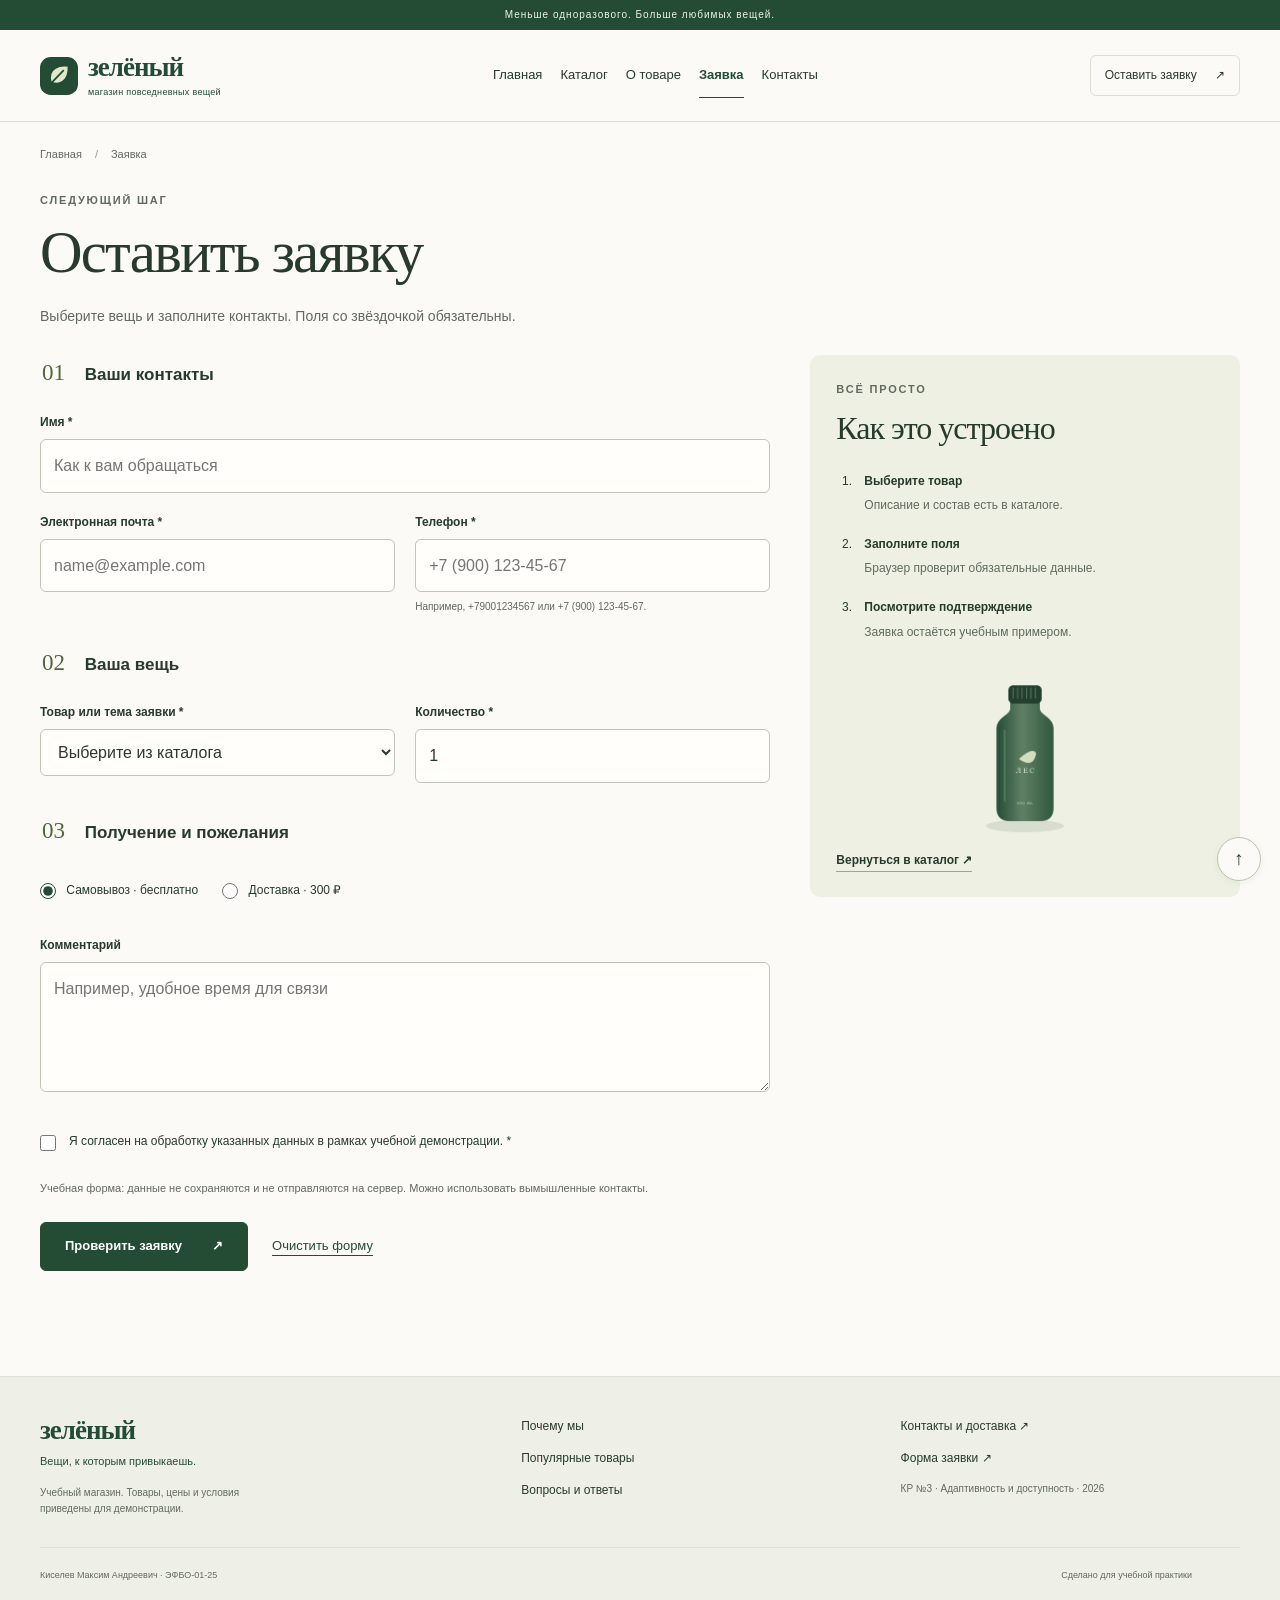
<file: order.html>
<!doctype html>
<html lang="ru">
  <head>
    <meta charset="UTF-8" />
    <meta name="viewport" content="width=device-width, initial-scale=1.0" />
    <meta
      name="description"
      content="Учебная форма заявки: выбор товара, контакты, способ получения и комментарий. Проверка обязательных полей средствами HTML."
    />
    <meta name="theme-color" content="#244c35" />
    <title>Оформление заявки — Зелёный магазин</title>
    <link rel="icon" href="images/favicon.svg" type="image/svg+xml" />
    <link rel="stylesheet" href="css/style.css" />
    <link rel="stylesheet" href="css/responsive.css" />
    <script src="js/main.js" defer=""></script>
  </head>
  <body id="top">
    <a class="skip-link" href="#main">Перейти к содержимому</a>
    <div class="announcement">Меньше одноразового. Больше любимых вещей.</div>
    <header class="site-header">
      <div class="container site-header__inner">
        <a class="brand" href="index.html"
          ><img
            class="brand__icon"
            src="images/favicon.svg"
            alt=""
            width="40"
            height="40"
          /><span
            >зелёный<span class="brand__caption"
              >магазин повседневных вещей</span
            ></span
          ></a
        >
        <button
          class="menu-toggle"
          type="button"
          aria-controls="site-navigation"
          aria-expanded="false"
          hidden=""
        >
          <span class="menu-toggle__icon" aria-hidden="true">☰</span
          ><span>Меню</span>
        </button>
        <nav
          class="site-nav"
          aria-label="Основная навигация"
          id="site-navigation"
        >
          <ul class="site-nav__list">
            <li class="site-nav__item">
              <a class="site-nav__link" href="index.html">Главная</a>
            </li>
            <li class="site-nav__item">
              <a class="site-nav__link" href="catalog.html">Каталог</a>
            </li>
            <li class="site-nav__item">
              <a class="site-nav__link" href="product.html">О товаре</a>
            </li>
            <li class="site-nav__item">
              <a
                class="site-nav__link site-nav__link--active"
                href="order.html"
                aria-current="page"
                >Заявка</a
              >
            </li>
            <li class="site-nav__item">
              <a class="site-nav__link" href="contacts.html">Контакты</a>
            </li>
          </ul>
        </nav>
        <a class="site-header__action" href="order.html"
          >Оставить заявку <span aria-hidden="true">↗</span></a
        >
      </div>
    </header>
    <main class="container" id="main" tabindex="-1">
      <nav class="breadcrumbs" aria-label="Хлебные крошки">
        <ol class="breadcrumbs__list">
          <li><a href="index.html">Главная</a></li>
          <li aria-current="page">Заявка</li>
        </ol>
      </nav>
      <section class="page-heading">
        <p class="eyebrow">Следующий шаг</p>
        <h1>Оставить заявку</h1>
        <p>
          Выберите вещь и заполните контакты. Поля со звёздочкой обязательны.
        </p>
      </section>
      <div class="order-layout">
        <form
          class="order-form"
          id="order-form"
          action="#order-form"
          method="post"
          data-demo-form=""
          data-success-dialog="success-dialog"
        >
          <fieldset class="order-form__group">
            <legend><span>01</span> Ваши контакты</legend>
            <div class="order-form__grid">
              <div class="order-form__field order-form__field--wide">
                <label for="order-name">Имя *</label
                ><input
                  id="order-name"
                  name="name"
                  type="text"
                  placeholder="Как к вам обращаться"
                  minlength="2"
                  maxlength="80"
                  autocomplete="given-name"
                  required=""
                />
              </div>
              <div class="order-form__field">
                <label for="order-email">Электронная почта *</label
                ><input
                  id="order-email"
                  name="email"
                  type="email"
                  placeholder="name@example.com"
                  autocomplete="email"
                  maxlength="120"
                  required=""
                />
              </div>
              <div class="order-form__field">
                <label for="order-phone">Телефон *</label
                ><input
                  id="order-phone"
                  name="phone"
                  type="tel"
                  inputmode="tel"
                  placeholder="+7 (900) 123-45-67"
                  autocomplete="tel"
                  pattern="\+7(?:[0-9]{10}| \([0-9]{3}\) [0-9]{3}-[0-9]{2}-[0-9]{2})"
                  aria-describedby="phone-hint"
                  required=""
                /><small id="phone-hint"
                  >Например, +79001234567 или +7 (900) 123-45-67.</small
                >
              </div>
            </div>
          </fieldset>
          <fieldset class="order-form__group">
            <legend><span>02</span> Ваша вещь</legend>
            <div class="order-form__grid">
              <div class="order-form__field">
                <label for="order-product">Товар или тема заявки *</label
                ><select id="order-product" name="product" required="">
                  <option value="">Выберите из каталога</option>
                  <option value="bottle">Бутылка «Лес» — 1 200 ₽</option>
                  <option value="kit">Зелень на подоконнике — 2 500 ₽</option>
                  <option value="bag">Шоппер «Каждый день» — 800 ₽</option>
                  <option value="brush">Бамбуковая щётка — 300 ₽</option>
                  <option value="covers">Многоразовые бахилы — 500 ₽</option>
                  <option value="picnic">Набор для пикника — 3 200 ₽</option>
                  <option value="question">Нужна консультация</option>
                </select>
              </div>
              <div class="order-form__field">
                <label for="order-quantity">Количество *</label
                ><input
                  id="order-quantity"
                  name="quantity"
                  type="number"
                  min="1"
                  max="10"
                  value="1"
                  required=""
                />
              </div>
            </div>
          </fieldset>
          <fieldset class="order-form__group">
            <legend><span>03</span> Получение и пожелания</legend>
            <div class="order-form__delivery">
              <label for="delivery-pickup"
                ><input
                  id="delivery-pickup"
                  name="delivery"
                  value="pickup"
                  type="radio"
                  checked=""
                />
                Самовывоз · бесплатно</label
              ><label for="delivery-courier"
                ><input
                  id="delivery-courier"
                  name="delivery"
                  value="courier"
                  type="radio"
                />
                Доставка · 300 ₽</label
              >
            </div>
            <div class="order-form__field">
              <label for="order-comment">Комментарий</label
              ><textarea
                id="order-comment"
                name="comment"
                rows="4"
                maxlength="1000"
                placeholder="Например, удобное время для связи"
              ></textarea>
            </div>
          </fieldset>
          <label class="order-form__agreement" for="order-agreement"
            ><input
              id="order-agreement"
              name="agreement"
              type="checkbox"
              required=""
            /><span
              >Я согласен на обработку указанных данных в рамках учебной
              демонстрации. *</span
            ></label
          >
          <p class="order-form__note" id="demo-note">
            Учебная форма: данные не сохраняются и не отправляются на сервер.
            Можно использовать вымышленные контакты.
          </p>
          <div class="order-form__actions">
            <button
              class="button"
              type="submit"
              aria-describedby="demo-note"
              disabled=""
            >
              Проверить заявку <span aria-hidden="true">↗</span></button
            ><button class="text-button" type="reset">Очистить форму</button>
          </div>
          <noscript
            ><p class="notice">
              Для учебной проверки включите JavaScript. Данные никуда не
              отправляются.
            </p></noscript
          >
        </form>
        <aside class="order-summary">
          <p class="eyebrow">Всё просто</p>
          <h2>Как это устроено</h2>
          <ol class="order-summary__steps">
            <li>
              <strong>Выберите товар</strong
              ><span>Описание и состав есть в каталоге.</span>
            </li>
            <li>
              <strong>Заполните поля</strong
              ><span>Браузер проверит обязательные данные.</span>
            </li>
            <li>
              <strong>Посмотрите подтверждение</strong
              ><span>Заявка остаётся учебным примером.</span>
            </li>
          </ol>
          <picture
            ><source
              type="image/webp"
              srcset="
                images/bottle-480.webp   480w,
                images/bottle-960.webp   960w,
                images/bottle-1440.webp 1440w
              "
              sizes="(min-width: 1280px) 570px, (min-width: 768px) calc((100vw - 100px) / 2), calc(100vw - 34px)" />
            <img
              src="images/bottle.svg"
              alt="Матовая зелёная бутылка с винтовой крышкой"
              width="600"
              height="500" /></picture
          ><a class="text-link" href="catalog.html">Вернуться в каталог ↗</a>
        </aside>
      </div>
      <dialog
        class="modal"
        id="success-dialog"
        aria-labelledby="success-title"
        aria-describedby="success-description"
      >
        <form method="dialog" class="modal__close-form">
          <button
            class="modal__close"
            aria-label="Закрыть подтверждение"
            autofocus=""
          >
            ×
          </button>
        </form>
        <span class="modal__check" aria-hidden="true">✓</span>
        <p class="eyebrow">Учебная демонстрация</p>
        <h2 id="success-title">Проверка пройдена</h2>
        <p id="success-description">
          Обязательные поля заполнены корректно. Данные не отправлялись и не
          сохранялись. Реальный заказ не создан.
        </p>
        <p>Можно закрыть окно и изменить данные или вернуться к товарам.</p>
        <a class="button" href="catalog.html">Вернуться в каталог ↗</a>
      </dialog>
    </main>
    <footer class="site-footer" id="contacts">
      <div class="container site-footer__inner">
        <div>
          <a class="brand brand--footer" href="index.html"
            >зелёный<span class="brand__caption"
              >Вещи, к которым привыкаешь.</span
            ></a
          >
          <p class="site-footer__note">
            Учебный магазин. Товары, цены и условия<br />приведены для
            демонстрации.
          </p>
        </div>
        <nav class="site-footer__nav" aria-label="Разделы главной">
          <a href="index.html#advantages">Почему мы</a
          ><a href="index.html#popular">Популярные товары</a
          ><a href="index.html#faq">Вопросы и ответы</a>
        </nav>
        <div class="site-footer__nav">
          <a href="contacts.html">Контакты и доставка ↗</a
          ><a href="order.html">Форма заявки ↗</a
          ><span>КР №3 · Адаптивность и доступность · 2026</span>
        </div>
      </div>
      <div class="container site-footer__bottom">
        Киселев Максим Андреевич · ЭФБО-01-25<span
          >Сделано для учебной практики</span
        >
      </div>
    </footer>
    <a class="back-to-top" href="#top" aria-label="Вернуться наверх">↑</a>
  </body>
</html>
</file>
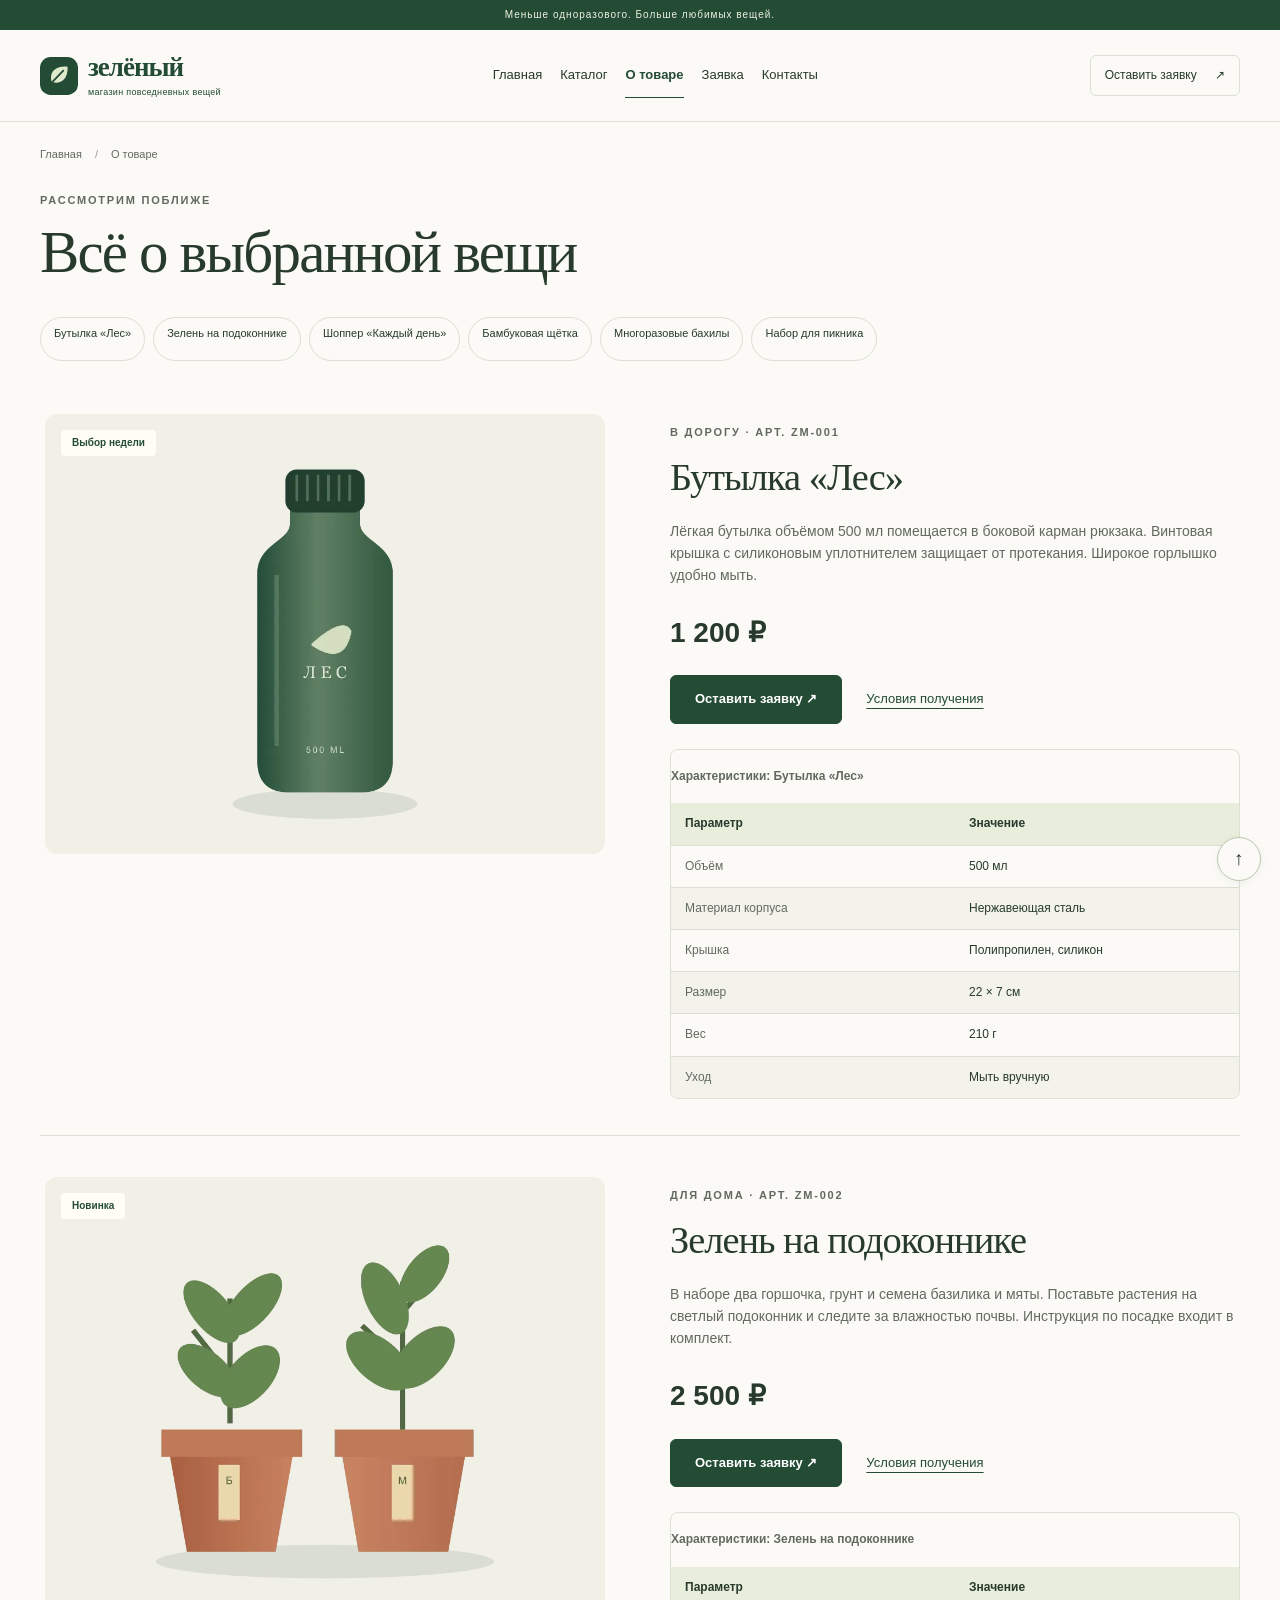
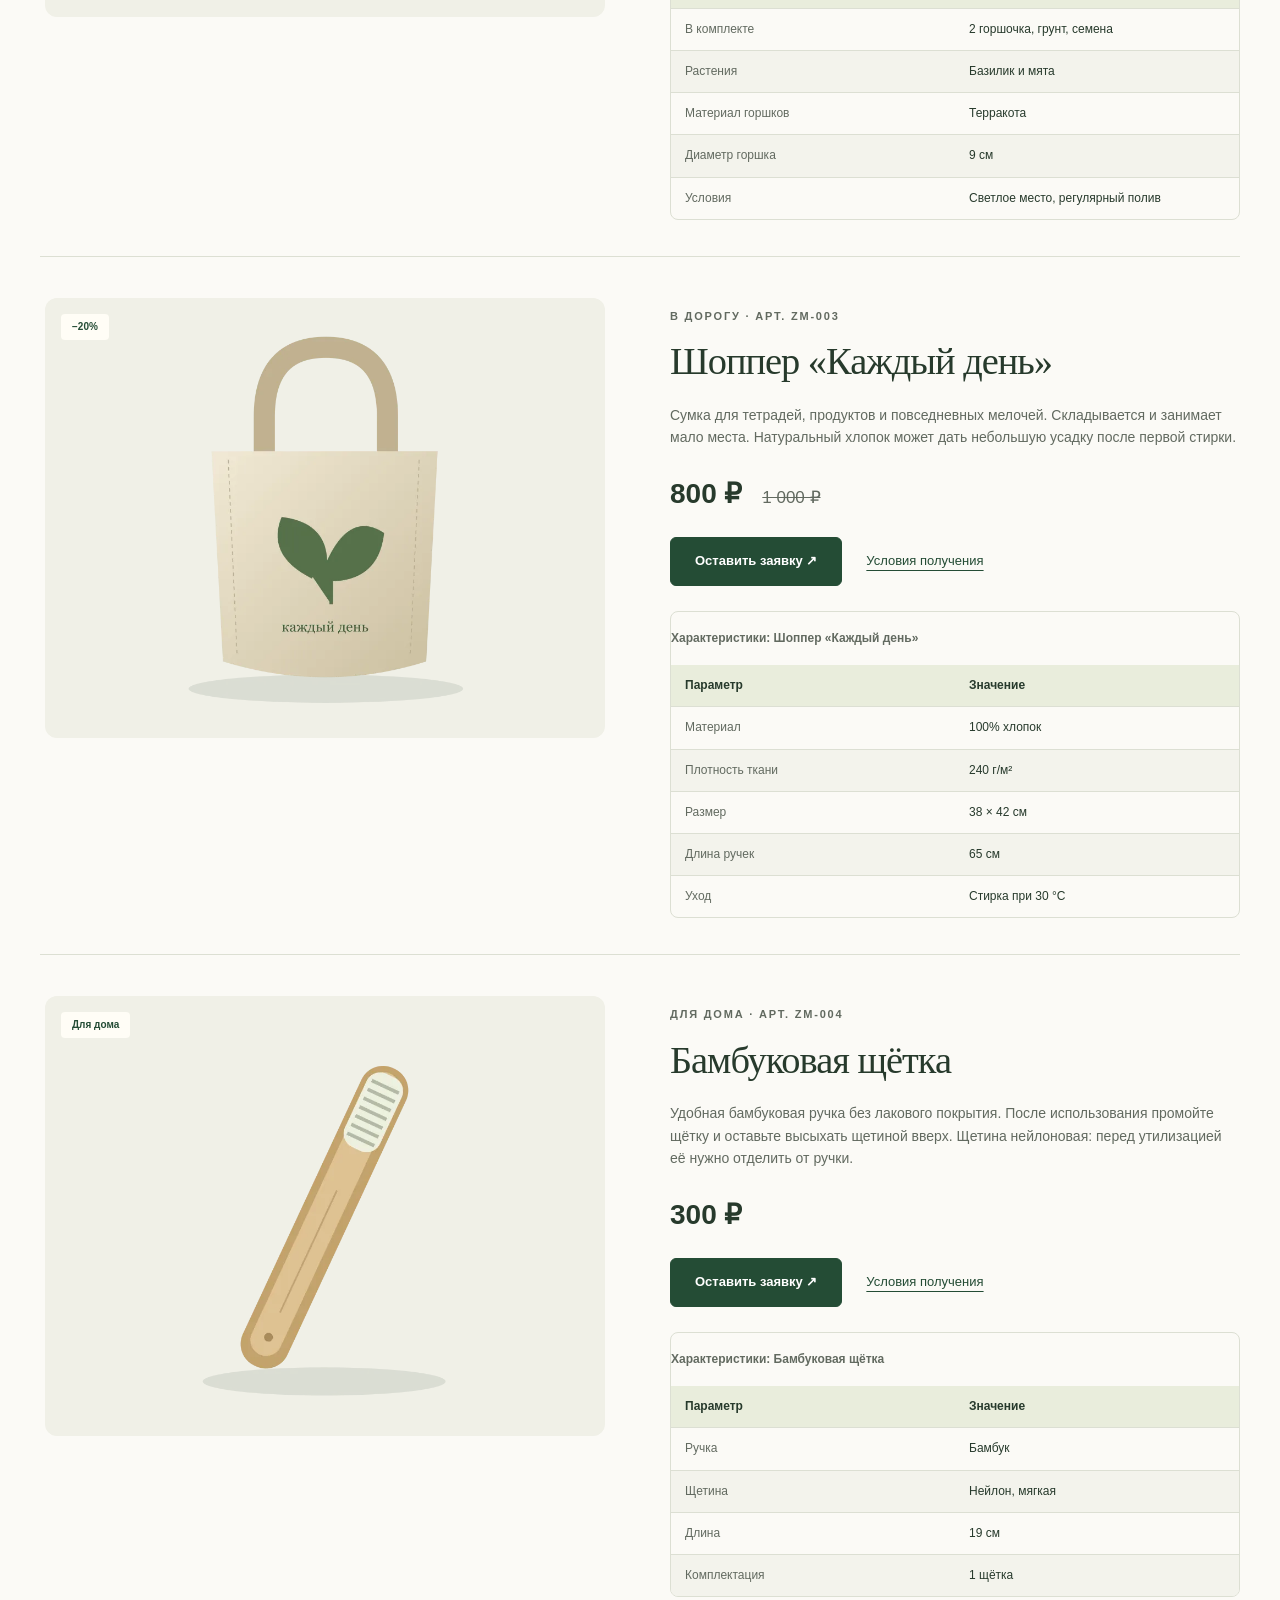
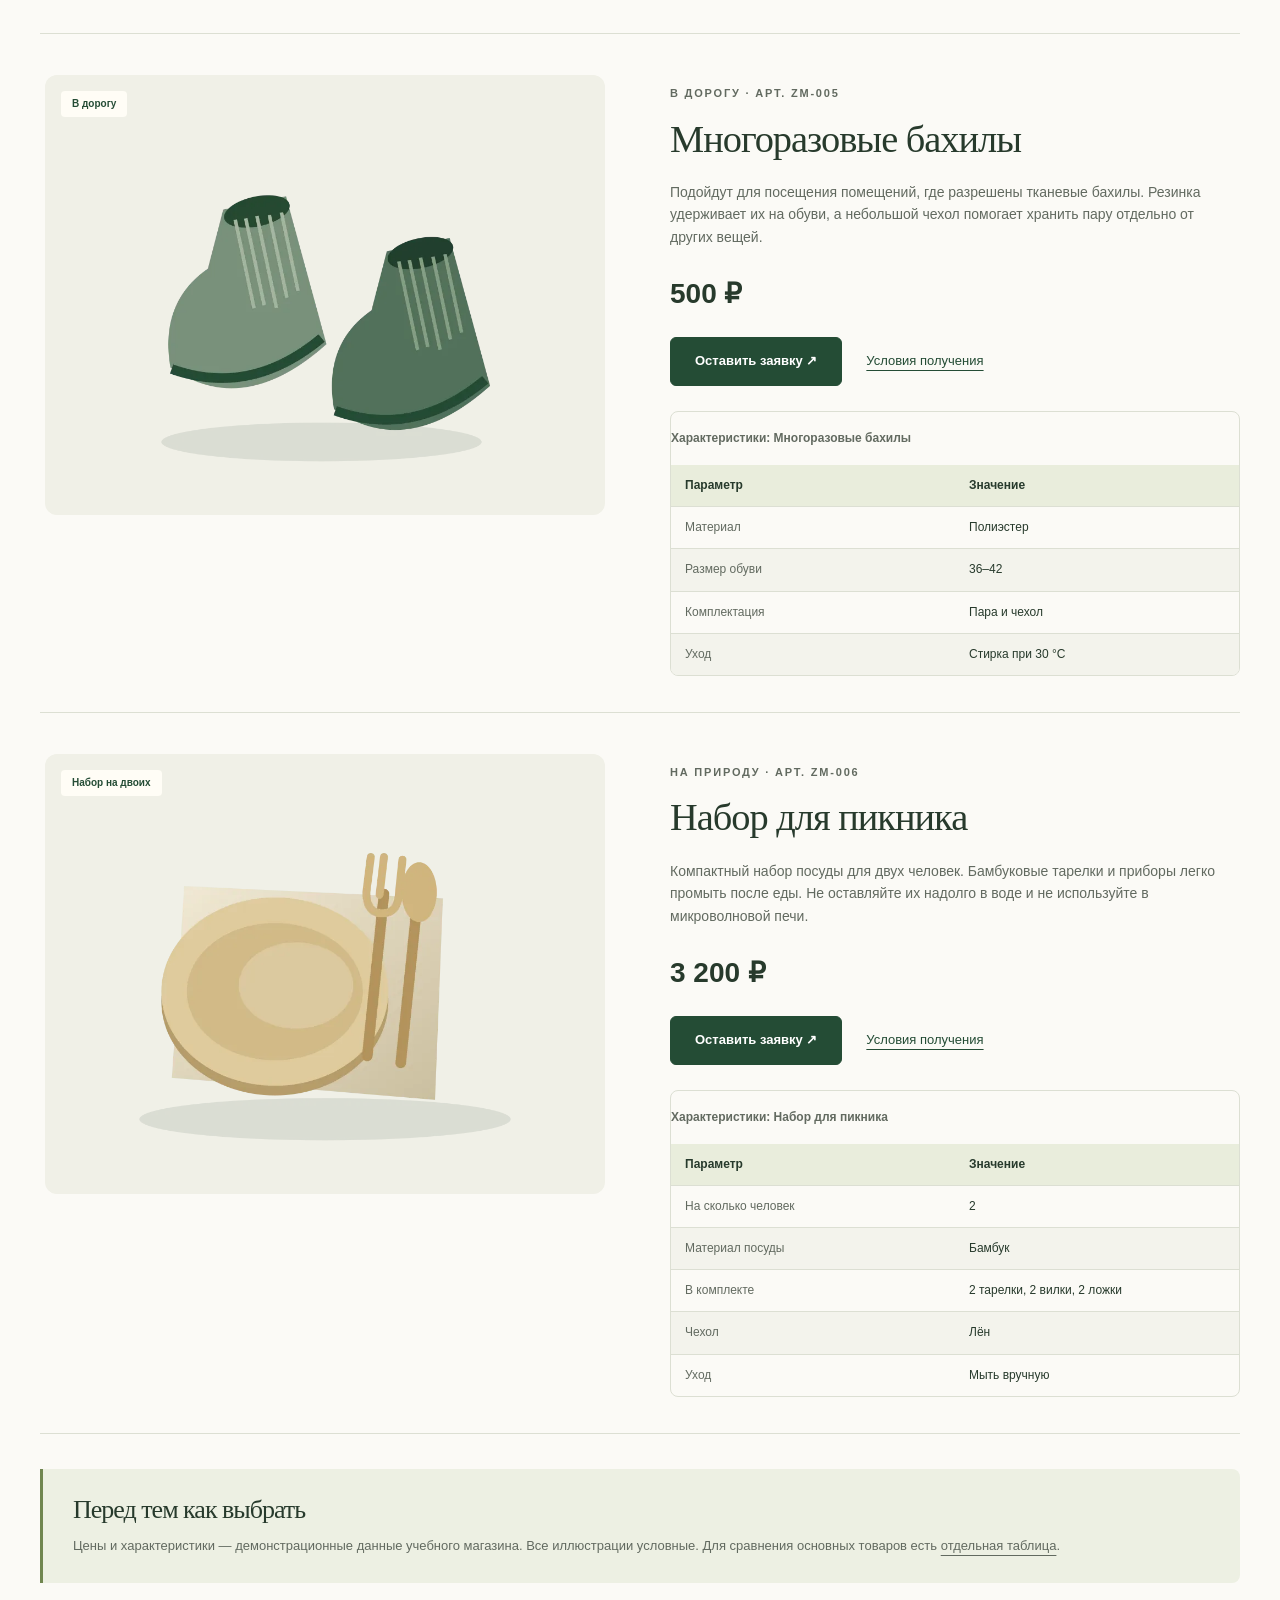
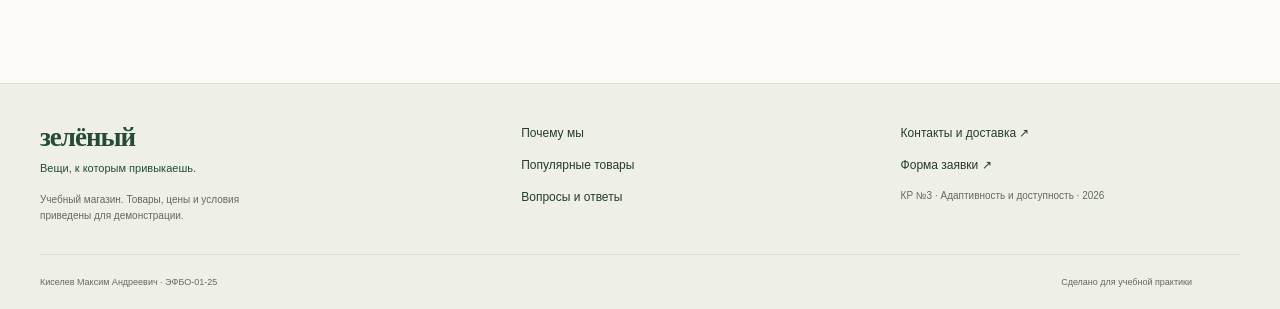
<file: product.html>
<!doctype html>
<html lang="ru">
  <head>
    <meta charset="UTF-8" />
    <meta name="viewport" content="width=device-width, initial-scale=1.0" />
    <meta
      name="description"
      content="Материалы, размеры, комплектация и уход за товарами Зелёного магазина. Подробные таблицы характеристик и переход к заявке."
    />
    <meta name="theme-color" content="#244c35" />
    <title>Описание и характеристики товаров — Зелёный магазин</title>
    <link rel="icon" href="images/favicon.svg" type="image/svg+xml" />
    <link rel="stylesheet" href="css/style.css" />
    <link rel="stylesheet" href="css/responsive.css" />
    <script src="js/main.js" defer=""></script>
  </head>
  <body id="top">
    <a class="skip-link" href="#main">Перейти к содержимому</a>
    <div class="announcement">Меньше одноразового. Больше любимых вещей.</div>
    <header class="site-header">
      <div class="container site-header__inner">
        <a class="brand" href="index.html"
          ><img
            class="brand__icon"
            src="images/favicon.svg"
            alt=""
            width="40"
            height="40"
          /><span
            >зелёный<span class="brand__caption"
              >магазин повседневных вещей</span
            ></span
          ></a
        >
        <button
          class="menu-toggle"
          type="button"
          aria-controls="site-navigation"
          aria-expanded="false"
          hidden=""
        >
          <span class="menu-toggle__icon" aria-hidden="true">☰</span
          ><span>Меню</span>
        </button>
        <nav
          class="site-nav"
          aria-label="Основная навигация"
          id="site-navigation"
        >
          <ul class="site-nav__list">
            <li class="site-nav__item">
              <a class="site-nav__link" href="index.html">Главная</a>
            </li>
            <li class="site-nav__item">
              <a class="site-nav__link" href="catalog.html">Каталог</a>
            </li>
            <li class="site-nav__item">
              <a
                class="site-nav__link site-nav__link--active"
                href="product.html"
                aria-current="page"
                >О товаре</a
              >
            </li>
            <li class="site-nav__item">
              <a class="site-nav__link" href="order.html">Заявка</a>
            </li>
            <li class="site-nav__item">
              <a class="site-nav__link" href="contacts.html">Контакты</a>
            </li>
          </ul>
        </nav>
        <a class="site-header__action" href="order.html"
          >Оставить заявку <span aria-hidden="true">↗</span></a
        >
      </div>
    </header>
    <main class="container" id="main" tabindex="-1">
      <nav class="breadcrumbs" aria-label="Хлебные крошки">
        <ol class="breadcrumbs__list">
          <li><a href="index.html">Главная</a></li>
          <li aria-current="page">О товаре</li>
        </ol>
      </nav>
      <section class="page-heading page-heading--compact">
        <p class="eyebrow">Рассмотрим поближе</p>
        <h1>Всё о выбранной вещи</h1>
        <nav class="product-tabs" aria-label="Выбрать описание товара">
          <a href="#bottle">Бутылка «Лес»</a
          ><a href="#kit">Зелень на подоконнике</a
          ><a href="#bag">Шоппер «Каждый день»</a
          ><a href="#brush">Бамбуковая щётка</a
          ><a href="#covers">Многоразовые бахилы</a
          ><a href="#picnic">Набор для пикника</a>
        </nav>
      </section>
      <article
        class="product-detail"
        id="bottle"
        aria-labelledby="title-bottle"
      >
        <div class="product-detail__visual">
          <span class="product-card__badge">Выбор недели</span
          ><picture
            ><source
              type="image/webp"
              srcset="
                images/bottle-480.webp   480w,
                images/bottle-960.webp   960w,
                images/bottle-1440.webp 1440w
              "
              sizes="(min-width: 1280px) 570px, (min-width: 768px) calc((100vw - 100px) / 2), calc(100vw - 34px)" />
            <img
              src="images/bottle.svg"
              alt="Матовая зелёная бутылка с винтовой крышкой"
              width="600"
              height="500"
          /></picture>
        </div>
        <div class="product-detail__content">
          <p class="eyebrow">В дорогу · арт. ZM-001</p>
          <h2 id="title-bottle">Бутылка «Лес»</h2>
          <p>
            Лёгкая бутылка объёмом 500 мл помещается в боковой карман рюкзака.
            Винтовая крышка с силиконовым уплотнителем защищает от протекания.
            Широкое горлышко удобно мыть.
          </p>
          <p class="product-detail__price">1 200 ₽</p>
          <div class="product-detail__actions">
            <a class="button" href="order.html?product=bottle"
              >Оставить заявку ↗</a
            ><button
              class="text-button"
              type="button"
              data-dialog="delivery-dialog"
            >
              Условия получения
            </button>
          </div>
          <div
            class="table-wrap product-detail__table"
            tabindex="0"
            role="region"
            aria-label="Характеристики: Бутылка «Лес»"
          >
            <table class="data-table data-table--specs">
              <caption>
                Характеристики: Бутылка «Лес»
              </caption>
              <thead>
                <tr>
                  <th scope="col">Параметр</th>
                  <th scope="col">Значение</th>
                </tr>
              </thead>
              <tbody>
                <tr>
                  <th scope="row">Объём</th>
                  <td>500 мл</td>
                </tr>
                <tr>
                  <th scope="row">Материал корпуса</th>
                  <td>Нержавеющая сталь</td>
                </tr>
                <tr>
                  <th scope="row">Крышка</th>
                  <td>Полипропилен, силикон</td>
                </tr>
                <tr>
                  <th scope="row">Размер</th>
                  <td>22 × 7 см</td>
                </tr>
                <tr>
                  <th scope="row">Вес</th>
                  <td>210 г</td>
                </tr>
                <tr>
                  <th scope="row">Уход</th>
                  <td>Мыть вручную</td>
                </tr>
              </tbody>
            </table>
          </div>
          <section class="table-cards" aria-labelledby="specs-bottle">
            <h3 id="specs-bottle">Характеристики</h3>
            <dl class="spec-list table-card">
              <div>
                <dt>Объём</dt>
                <dd>500 мл</dd>
              </div>
              <div>
                <dt>Материал корпуса</dt>
                <dd>Нержавеющая сталь</dd>
              </div>
              <div>
                <dt>Крышка</dt>
                <dd>Полипропилен, силикон</dd>
              </div>
              <div>
                <dt>Размер</dt>
                <dd>22 × 7 см</dd>
              </div>
              <div>
                <dt>Вес</dt>
                <dd>210 г</dd>
              </div>
              <div>
                <dt>Уход</dt>
                <dd>Мыть вручную</dd>
              </div>
            </dl>
          </section>
        </div>
      </article>
      <article class="product-detail" id="kit" aria-labelledby="title-kit">
        <div class="product-detail__visual">
          <span class="product-card__badge">Новинка</span
          ><picture
            ><source
              type="image/webp"
              srcset="
                images/kit-480.webp   480w,
                images/kit-960.webp   960w,
                images/kit-1440.webp 1440w
              "
              sizes="(min-width: 1280px) 570px, (min-width: 768px) calc((100vw - 100px) / 2), calc(100vw - 34px)" />
            <img
              src="images/kit.svg"
              alt="Два терракотовых горшка с базиликом и мятой"
              width="600"
              height="500"
              loading="lazy"
          /></picture>
        </div>
        <div class="product-detail__content">
          <p class="eyebrow">Для дома · арт. ZM-002</p>
          <h2 id="title-kit">Зелень на подоконнике</h2>
          <p>
            В наборе два горшочка, грунт и семена базилика и мяты. Поставьте
            растения на светлый подоконник и следите за влажностью почвы.
            Инструкция по посадке входит в комплект.
          </p>
          <p class="product-detail__price">2 500 ₽</p>
          <div class="product-detail__actions">
            <a class="button" href="order.html?product=kit">Оставить заявку ↗</a
            ><button
              class="text-button"
              type="button"
              data-dialog="delivery-dialog"
            >
              Условия получения
            </button>
          </div>
          <div
            class="table-wrap product-detail__table"
            tabindex="0"
            role="region"
            aria-label="Характеристики: Зелень на подоконнике"
          >
            <table class="data-table data-table--specs">
              <caption>
                Характеристики: Зелень на подоконнике
              </caption>
              <thead>
                <tr>
                  <th scope="col">Параметр</th>
                  <th scope="col">Значение</th>
                </tr>
              </thead>
              <tbody>
                <tr>
                  <th scope="row">В комплекте</th>
                  <td>2 горшочка, грунт, семена</td>
                </tr>
                <tr>
                  <th scope="row">Растения</th>
                  <td>Базилик и мята</td>
                </tr>
                <tr>
                  <th scope="row">Материал горшков</th>
                  <td>Терракота</td>
                </tr>
                <tr>
                  <th scope="row">Диаметр горшка</th>
                  <td>9 см</td>
                </tr>
                <tr>
                  <th scope="row">Условия</th>
                  <td>Светлое место, регулярный полив</td>
                </tr>
              </tbody>
            </table>
          </div>
          <section class="table-cards" aria-labelledby="specs-kit">
            <h3 id="specs-kit">Характеристики</h3>
            <dl class="spec-list table-card">
              <div>
                <dt>В комплекте</dt>
                <dd>2 горшочка, грунт, семена</dd>
              </div>
              <div>
                <dt>Растения</dt>
                <dd>Базилик и мята</dd>
              </div>
              <div>
                <dt>Материал горшков</dt>
                <dd>Терракота</dd>
              </div>
              <div>
                <dt>Диаметр горшка</dt>
                <dd>9 см</dd>
              </div>
              <div>
                <dt>Условия</dt>
                <dd>Светлое место, регулярный полив</dd>
              </div>
            </dl>
          </section>
        </div>
      </article>
      <article class="product-detail" id="bag" aria-labelledby="title-bag">
        <div class="product-detail__visual">
          <span class="product-card__badge">−20%</span
          ><picture
            ><source
              type="image/webp"
              srcset="
                images/bag-480.webp   480w,
                images/bag-960.webp   960w,
                images/bag-1440.webp 1440w
              "
              sizes="(min-width: 1280px) 570px, (min-width: 768px) calc((100vw - 100px) / 2), calc(100vw - 34px)" />
            <img
              src="images/bag.svg"
              alt="Хлопковый шоппер с рисунком растения"
              width="600"
              height="500"
              loading="lazy"
          /></picture>
        </div>
        <div class="product-detail__content">
          <p class="eyebrow">В дорогу · арт. ZM-003</p>
          <h2 id="title-bag">Шоппер «Каждый день»</h2>
          <p>
            Сумка для тетрадей, продуктов и повседневных мелочей. Складывается и
            занимает мало места. Натуральный хлопок может дать небольшую усадку
            после первой стирки.
          </p>
          <p class="product-detail__price">800 ₽ <del>1 000 ₽</del></p>
          <div class="product-detail__actions">
            <a class="button" href="order.html?product=bag">Оставить заявку ↗</a
            ><button
              class="text-button"
              type="button"
              data-dialog="delivery-dialog"
            >
              Условия получения
            </button>
          </div>
          <div
            class="table-wrap product-detail__table"
            tabindex="0"
            role="region"
            aria-label="Характеристики: Шоппер «Каждый день»"
          >
            <table class="data-table data-table--specs">
              <caption>
                Характеристики: Шоппер «Каждый день»
              </caption>
              <thead>
                <tr>
                  <th scope="col">Параметр</th>
                  <th scope="col">Значение</th>
                </tr>
              </thead>
              <tbody>
                <tr>
                  <th scope="row">Материал</th>
                  <td>100% хлопок</td>
                </tr>
                <tr>
                  <th scope="row">Плотность ткани</th>
                  <td>240 г/м²</td>
                </tr>
                <tr>
                  <th scope="row">Размер</th>
                  <td>38 × 42 см</td>
                </tr>
                <tr>
                  <th scope="row">Длина ручек</th>
                  <td>65 см</td>
                </tr>
                <tr>
                  <th scope="row">Уход</th>
                  <td>Стирка при 30 °C</td>
                </tr>
              </tbody>
            </table>
          </div>
          <section class="table-cards" aria-labelledby="specs-bag">
            <h3 id="specs-bag">Характеристики</h3>
            <dl class="spec-list table-card">
              <div>
                <dt>Материал</dt>
                <dd>100% хлопок</dd>
              </div>
              <div>
                <dt>Плотность ткани</dt>
                <dd>240 г/м²</dd>
              </div>
              <div>
                <dt>Размер</dt>
                <dd>38 × 42 см</dd>
              </div>
              <div>
                <dt>Длина ручек</dt>
                <dd>65 см</dd>
              </div>
              <div>
                <dt>Уход</dt>
                <dd>Стирка при 30 °C</dd>
              </div>
            </dl>
          </section>
        </div>
      </article>
      <article class="product-detail" id="brush" aria-labelledby="title-brush">
        <div class="product-detail__visual">
          <span class="product-card__badge">Для дома</span
          ><picture
            ><source
              type="image/webp"
              srcset="
                images/brush-480.webp   480w,
                images/brush-960.webp   960w,
                images/brush-1440.webp 1440w
              "
              sizes="(min-width: 1280px) 570px, (min-width: 768px) calc((100vw - 100px) / 2), calc(100vw - 34px)" />
            <img
              src="images/brush.svg"
              alt="Зубная щётка с бамбуковой ручкой"
              width="600"
              height="500"
              loading="lazy"
          /></picture>
        </div>
        <div class="product-detail__content">
          <p class="eyebrow">Для дома · арт. ZM-004</p>
          <h2 id="title-brush">Бамбуковая щётка</h2>
          <p>
            Удобная бамбуковая ручка без лакового покрытия. После использования
            промойте щётку и оставьте высыхать щетиной вверх. Щетина нейлоновая:
            перед утилизацией её нужно отделить от ручки.
          </p>
          <p class="product-detail__price">300 ₽</p>
          <div class="product-detail__actions">
            <a class="button" href="order.html?product=brush"
              >Оставить заявку ↗</a
            ><button
              class="text-button"
              type="button"
              data-dialog="delivery-dialog"
            >
              Условия получения
            </button>
          </div>
          <div
            class="table-wrap product-detail__table"
            tabindex="0"
            role="region"
            aria-label="Характеристики: Бамбуковая щётка"
          >
            <table class="data-table data-table--specs">
              <caption>
                Характеристики: Бамбуковая щётка
              </caption>
              <thead>
                <tr>
                  <th scope="col">Параметр</th>
                  <th scope="col">Значение</th>
                </tr>
              </thead>
              <tbody>
                <tr>
                  <th scope="row">Ручка</th>
                  <td>Бамбук</td>
                </tr>
                <tr>
                  <th scope="row">Щетина</th>
                  <td>Нейлон, мягкая</td>
                </tr>
                <tr>
                  <th scope="row">Длина</th>
                  <td>19 см</td>
                </tr>
                <tr>
                  <th scope="row">Комплектация</th>
                  <td>1 щётка</td>
                </tr>
              </tbody>
            </table>
          </div>
          <section class="table-cards" aria-labelledby="specs-brush">
            <h3 id="specs-brush">Характеристики</h3>
            <dl class="spec-list table-card">
              <div>
                <dt>Ручка</dt>
                <dd>Бамбук</dd>
              </div>
              <div>
                <dt>Щетина</dt>
                <dd>Нейлон, мягкая</dd>
              </div>
              <div>
                <dt>Длина</dt>
                <dd>19 см</dd>
              </div>
              <div>
                <dt>Комплектация</dt>
                <dd>1 щётка</dd>
              </div>
            </dl>
          </section>
        </div>
      </article>
      <article
        class="product-detail"
        id="covers"
        aria-labelledby="title-covers"
      >
        <div class="product-detail__visual">
          <span class="product-card__badge">В дорогу</span
          ><picture
            ><source
              type="image/webp"
              srcset="
                images/covers-480.webp   480w,
                images/covers-960.webp   960w,
                images/covers-1440.webp 1440w
              "
              sizes="(min-width: 1280px) 570px, (min-width: 768px) calc((100vw - 100px) / 2), calc(100vw - 34px)" />
            <img
              src="images/covers.svg"
              alt="Пара многоразовых тканевых бахил"
              width="600"
              height="500"
              loading="lazy"
          /></picture>
        </div>
        <div class="product-detail__content">
          <p class="eyebrow">В дорогу · арт. ZM-005</p>
          <h2 id="title-covers">Многоразовые бахилы</h2>
          <p>
            Подойдут для посещения помещений, где разрешены тканевые бахилы.
            Резинка удерживает их на обуви, а небольшой чехол помогает хранить
            пару отдельно от других вещей.
          </p>
          <p class="product-detail__price">500 ₽</p>
          <div class="product-detail__actions">
            <a class="button" href="order.html?product=covers"
              >Оставить заявку ↗</a
            ><button
              class="text-button"
              type="button"
              data-dialog="delivery-dialog"
            >
              Условия получения
            </button>
          </div>
          <div
            class="table-wrap product-detail__table"
            tabindex="0"
            role="region"
            aria-label="Характеристики: Многоразовые бахилы"
          >
            <table class="data-table data-table--specs">
              <caption>
                Характеристики: Многоразовые бахилы
              </caption>
              <thead>
                <tr>
                  <th scope="col">Параметр</th>
                  <th scope="col">Значение</th>
                </tr>
              </thead>
              <tbody>
                <tr>
                  <th scope="row">Материал</th>
                  <td>Полиэстер</td>
                </tr>
                <tr>
                  <th scope="row">Размер обуви</th>
                  <td>36–42</td>
                </tr>
                <tr>
                  <th scope="row">Комплектация</th>
                  <td>Пара и чехол</td>
                </tr>
                <tr>
                  <th scope="row">Уход</th>
                  <td>Стирка при 30 °C</td>
                </tr>
              </tbody>
            </table>
          </div>
          <section class="table-cards" aria-labelledby="specs-covers">
            <h3 id="specs-covers">Характеристики</h3>
            <dl class="spec-list table-card">
              <div>
                <dt>Материал</dt>
                <dd>Полиэстер</dd>
              </div>
              <div>
                <dt>Размер обуви</dt>
                <dd>36–42</dd>
              </div>
              <div>
                <dt>Комплектация</dt>
                <dd>Пара и чехол</dd>
              </div>
              <div>
                <dt>Уход</dt>
                <dd>Стирка при 30 °C</dd>
              </div>
            </dl>
          </section>
        </div>
      </article>
      <article
        class="product-detail"
        id="picnic"
        aria-labelledby="title-picnic"
      >
        <div class="product-detail__visual">
          <span class="product-card__badge">Набор на двоих</span
          ><picture
            ><source
              type="image/webp"
              srcset="
                images/picnic-480.webp   480w,
                images/picnic-960.webp   960w,
                images/picnic-1440.webp 1440w
              "
              sizes="(min-width: 1280px) 570px, (min-width: 768px) calc((100vw - 100px) / 2), calc(100vw - 34px)" />
            <img
              src="images/picnic.svg"
              alt="Деревянные приборы в тканевом чехле"
              width="600"
              height="500"
              loading="lazy"
          /></picture>
        </div>
        <div class="product-detail__content">
          <p class="eyebrow">На природу · арт. ZM-006</p>
          <h2 id="title-picnic">Набор для пикника</h2>
          <p>
            Компактный набор посуды для двух человек. Бамбуковые тарелки и
            приборы легко промыть после еды. Не оставляйте их надолго в воде и
            не используйте в микроволновой печи.
          </p>
          <p class="product-detail__price">3 200 ₽</p>
          <div class="product-detail__actions">
            <a class="button" href="order.html?product=picnic"
              >Оставить заявку ↗</a
            ><button
              class="text-button"
              type="button"
              data-dialog="delivery-dialog"
            >
              Условия получения
            </button>
          </div>
          <div
            class="table-wrap product-detail__table"
            tabindex="0"
            role="region"
            aria-label="Характеристики: Набор для пикника"
          >
            <table class="data-table data-table--specs">
              <caption>
                Характеристики: Набор для пикника
              </caption>
              <thead>
                <tr>
                  <th scope="col">Параметр</th>
                  <th scope="col">Значение</th>
                </tr>
              </thead>
              <tbody>
                <tr>
                  <th scope="row">На сколько человек</th>
                  <td>2</td>
                </tr>
                <tr>
                  <th scope="row">Материал посуды</th>
                  <td>Бамбук</td>
                </tr>
                <tr>
                  <th scope="row">В комплекте</th>
                  <td>2 тарелки, 2 вилки, 2 ложки</td>
                </tr>
                <tr>
                  <th scope="row">Чехол</th>
                  <td>Лён</td>
                </tr>
                <tr>
                  <th scope="row">Уход</th>
                  <td>Мыть вручную</td>
                </tr>
              </tbody>
            </table>
          </div>
          <section class="table-cards" aria-labelledby="specs-picnic">
            <h3 id="specs-picnic">Характеристики</h3>
            <dl class="spec-list table-card">
              <div>
                <dt>На сколько человек</dt>
                <dd>2</dd>
              </div>
              <div>
                <dt>Материал посуды</dt>
                <dd>Бамбук</dd>
              </div>
              <div>
                <dt>В комплекте</dt>
                <dd>2 тарелки, 2 вилки, 2 ложки</dd>
              </div>
              <div>
                <dt>Чехол</dt>
                <dd>Лён</dd>
              </div>
              <div>
                <dt>Уход</dt>
                <dd>Мыть вручную</dd>
              </div>
            </dl>
          </section>
        </div>
      </article>
      <aside class="notice">
        <h2>Перед тем как выбрать</h2>
        <p>
          Цены и характеристики — демонстрационные данные учебного магазина. Все
          иллюстрации условные. Для сравнения основных товаров есть
          <a href="catalog.html#comparison">отдельная таблица</a>.
        </p>
      </aside>
      <dialog
        class="modal"
        id="delivery-dialog"
        aria-labelledby="delivery-title"
      >
        <form method="dialog" class="modal__close-form">
          <button
            class="modal__close"
            aria-label="Закрыть условия получения"
            autofocus=""
          >
            ×
          </button>
        </form>
        <p class="eyebrow">Условия учебного магазина</p>
        <h2 id="delivery-title">Как получить заказ</h2>
        <p>
          В макете предусмотрены два способа: самовывоз без доплаты и доставка
          за 300 ₽. Выберите подходящий вариант в заявке.
        </p>
        <p class="modal__note">
          Это демонстрация сценария. Реальная доставка и оплата на сайте не
          выполняются.
        </p>
        <a class="button" href="order.html">Перейти к заявке ↗</a>
      </dialog>
    </main>
    <footer class="site-footer" id="contacts">
      <div class="container site-footer__inner">
        <div>
          <a class="brand brand--footer" href="index.html"
            >зелёный<span class="brand__caption"
              >Вещи, к которым привыкаешь.</span
            ></a
          >
          <p class="site-footer__note">
            Учебный магазин. Товары, цены и условия<br />приведены для
            демонстрации.
          </p>
        </div>
        <nav class="site-footer__nav" aria-label="Разделы главной">
          <a href="index.html#advantages">Почему мы</a
          ><a href="index.html#popular">Популярные товары</a
          ><a href="index.html#faq">Вопросы и ответы</a>
        </nav>
        <div class="site-footer__nav">
          <a href="contacts.html">Контакты и доставка ↗</a
          ><a href="order.html">Форма заявки ↗</a
          ><span>КР №3 · Адаптивность и доступность · 2026</span>
        </div>
      </div>
      <div class="container site-footer__bottom">
        Киселев Максим Андреевич · ЭФБО-01-25<span
          >Сделано для учебной практики</span
        >
      </div>
    </footer>
    <a class="back-to-top" href="#top" aria-label="Вернуться наверх">↑</a>
  </body>
</html>
</file>
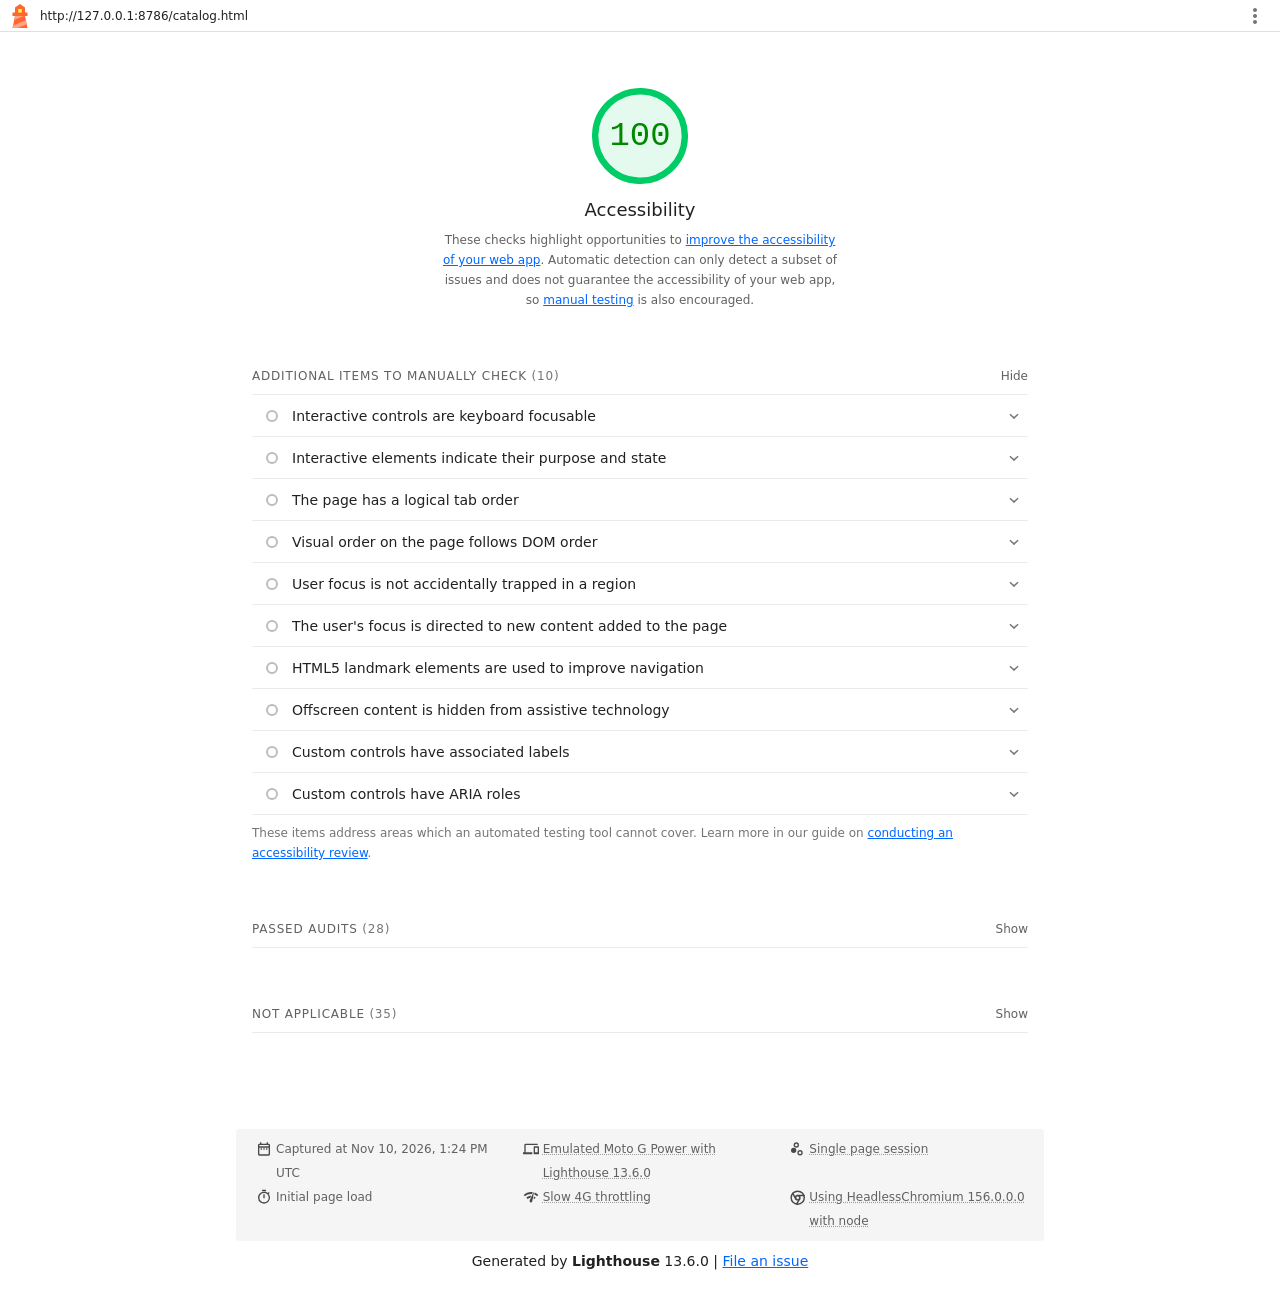
<file: lighthouse/catalog-accessibility.html>
<!--
@license
Copyright 2018 Google LLC
SPDX-License-Identifier: Apache-2.0
-->
<!doctype html>
<html lang="en">
<head>
  <meta charset="utf-8">
  <meta name="viewport" content="width=device-width, initial-scale=1, minimum-scale=1">
  <link rel="icon" href='data:image/svg+xml;utf8,<svg fill="none" xmlns="http://www.w3.org/2000/svg" viewBox="0 0 48 48"><path d="m14 7 10-7 10 7v10h5v7h-5l5 24H9l5-24H9v-7h5V7Z" fill="%23F63"/><path d="M31.561 24H14l-1.689 8.105L31.561 24ZM18.983 48H9l1.022-4.907L35.723 32.27l1.663 7.98L18.983 48Z" fill="%23FFA385"/><path fill="%23FF3" d="M20.5 10h7v7h-7z"/></svg>'>
  <title>Lighthouse Report</title>
  <style>body {margin: 0}</style>
</head>
<body>
  <noscript>Lighthouse report requires JavaScript. Please enable.</noscript>

  <div id="lh-log"></div>

  <script>window.__LIGHTHOUSE_JSON__ = {"lighthouseVersion":"13.6.0","requestedUrl":"http://127.0.0.1:8786/catalog.html","mainDocumentUrl":"http://127.0.0.1:8786/catalog.html","finalDisplayedUrl":"http://127.0.0.1:8786/catalog.html","finalUrl":"http://127.0.0.1:8786/catalog.html","fetchTime":"2026-11-10T13:24:48.011Z","gatherMode":"navigation","runWarnings":[],"userAgent":"Mozilla/5.0 (Windows NT 10.0; Win64; x64) AppleWebKit/537.36 (KHTML, like Gecko) HeadlessChrome/156.0.0.0 Safari/537.36","environment":{"networkUserAgent":"Mozilla/5.0 (Linux; Android 11; moto g power (2022)) AppleWebKit/537.36 (KHTML, like Gecko) Chrome/156.0.0.0 Mobile Safari/537.36","hostUserAgent":"Mozilla/5.0 (Windows NT 10.0; Win64; x64) AppleWebKit/537.36 (KHTML, like Gecko) HeadlessChrome/156.0.0.0 Safari/537.36","benchmarkIndex":2677.5,"credits":{"axe-core":"4.14.0"}},"audits":{"accesskeys":{"id":"accesskeys","title":"`[accesskey]` values are unique","description":"Access keys let users quickly focus a part of the page. For proper navigation, each access key must be unique. [Learn more about access keys](https://dequeuniversity.com/rules/axe/4.14/accesskeys).","score":null,"scoreDisplayMode":"notApplicable"},"aria-allowed-attr":{"id":"aria-allowed-attr","title":"`[aria-*]` attributes match their roles","description":"Each ARIA `role` supports a specific subset of `aria-*` attributes. Mismatching these invalidates the `aria-*` attributes. [Learn how to match ARIA attributes to their roles](https://dequeuniversity.com/rules/axe/4.14/aria-allowed-attr).","score":1,"scoreDisplayMode":"binary","details":{"type":"table","headings":[{"key":"node","valueType":"node","subItemsHeading":{"key":"relatedNode","valueType":"node"},"label":"Failing Elements"}],"items":[]}},"aria-allowed-role":{"id":"aria-allowed-role","title":"Uses ARIA roles only on compatible elements","description":"Many HTML elements can only be assigned certain ARIA roles. Using ARIA roles where they are not allowed can interfere with the accessibility of the web page. [Learn more about ARIA roles](https://dequeuniversity.com/rules/axe/4.14/aria-allowed-role).","score":null,"scoreDisplayMode":"notApplicable"},"aria-command-name":{"id":"aria-command-name","title":"`button`, `link`, and `menuitem` elements have accessible names","description":"When an element doesn't have an accessible name, screen readers announce it with a generic name, making it unusable for users who rely on screen readers. [Learn how to make command elements more accessible](https://dequeuniversity.com/rules/axe/4.14/aria-command-name).","score":null,"scoreDisplayMode":"notApplicable"},"aria-conditional-attr":{"id":"aria-conditional-attr","title":"ARIA attributes are used as specified for the element's role","description":"Some ARIA attributes are only allowed on an element under certain conditions. [Learn more about conditional ARIA attributes](https://dequeuniversity.com/rules/axe/4.14/aria-conditional-attr).","score":1,"scoreDisplayMode":"binary","details":{"type":"table","headings":[{"key":"node","valueType":"node","subItemsHeading":{"key":"relatedNode","valueType":"node"},"label":"Failing Elements"}],"items":[]}},"aria-deprecated-role":{"id":"aria-deprecated-role","title":"Deprecated ARIA roles were not used","description":"Deprecated ARIA roles may not be processed correctly by assistive technology. [Learn more about deprecated ARIA roles](https://dequeuniversity.com/rules/axe/4.14/aria-deprecated-role).","score":1,"scoreDisplayMode":"binary","details":{"type":"table","headings":[{"key":"node","valueType":"node","subItemsHeading":{"key":"relatedNode","valueType":"node"},"label":"Failing Elements"}],"items":[]}},"aria-dialog-name":{"id":"aria-dialog-name","title":"Elements with `role=\"dialog\"` or `role=\"alertdialog\"` have accessible names.","description":"ARIA dialog elements without accessible names may prevent screen readers users from discerning the purpose of these elements. [Learn how to make ARIA dialog elements more accessible](https://dequeuniversity.com/rules/axe/4.14/aria-dialog-name).","score":null,"scoreDisplayMode":"notApplicable"},"aria-hidden-body":{"id":"aria-hidden-body","title":"`[aria-hidden=\"true\"]` is not present on the document `\u003cbody>`","description":"Assistive technologies, like screen readers, work inconsistently when `aria-hidden=\"true\"` is set on the document `\u003cbody>`. [Learn how `aria-hidden` affects the document body](https://dequeuniversity.com/rules/axe/4.14/aria-hidden-body).","score":1,"scoreDisplayMode":"binary","details":{"type":"table","headings":[{"key":"node","valueType":"node","subItemsHeading":{"key":"relatedNode","valueType":"node"},"label":"Failing Elements"}],"items":[]}},"aria-hidden-focus":{"id":"aria-hidden-focus","title":"`[aria-hidden=\"true\"]` elements do not contain focusable descendents","description":"Focusable descendents within an `[aria-hidden=\"true\"]` element prevent those interactive elements from being available to users of assistive technologies like screen readers. [Learn how `aria-hidden` affects focusable elements](https://dequeuniversity.com/rules/axe/4.14/aria-hidden-focus).","score":1,"scoreDisplayMode":"binary","details":{"type":"table","headings":[{"key":"node","valueType":"node","subItemsHeading":{"key":"relatedNode","valueType":"node"},"label":"Failing Elements"}],"items":[]}},"aria-input-field-name":{"id":"aria-input-field-name","title":"ARIA input fields have accessible names","description":"When an input field doesn't have an accessible name, screen readers announce it with a generic name, making it unusable for users who rely on screen readers. [Learn more about input field labels](https://dequeuniversity.com/rules/axe/4.14/aria-input-field-name).","score":null,"scoreDisplayMode":"notApplicable"},"aria-meter-name":{"id":"aria-meter-name","title":"ARIA `meter` elements have accessible names","description":"When a meter element doesn't have an accessible name, screen readers announce it with a generic name, making it unusable for users who rely on screen readers. [Learn how to name `meter` elements](https://dequeuniversity.com/rules/axe/4.14/aria-meter-name).","score":null,"scoreDisplayMode":"notApplicable"},"aria-progressbar-name":{"id":"aria-progressbar-name","title":"ARIA `progressbar` elements have accessible names","description":"When a `progressbar` element doesn't have an accessible name, screen readers announce it with a generic name, making it unusable for users who rely on screen readers. [Learn how to label `progressbar` elements](https://dequeuniversity.com/rules/axe/4.14/aria-progressbar-name).","score":null,"scoreDisplayMode":"notApplicable"},"aria-prohibited-attr":{"id":"aria-prohibited-attr","title":"Elements use only permitted ARIA attributes","description":"Using ARIA attributes in roles where they are prohibited can mean that important information is not communicated to users of assistive technologies. [Learn more about prohibited ARIA roles](https://dequeuniversity.com/rules/axe/4.14/aria-prohibited-attr).","score":1,"scoreDisplayMode":"binary","details":{"type":"table","headings":[{"key":"node","valueType":"node","subItemsHeading":{"key":"relatedNode","valueType":"node"},"label":"Failing Elements"}],"items":[]}},"aria-required-attr":{"id":"aria-required-attr","title":"`[role]`s have all required `[aria-*]` attributes","description":"Some ARIA roles have required attributes that describe the state of the element to screen readers. [Learn more about roles and required attributes](https://dequeuniversity.com/rules/axe/4.14/aria-required-attr).","score":1,"scoreDisplayMode":"binary","details":{"type":"table","headings":[{"key":"node","valueType":"node","subItemsHeading":{"key":"relatedNode","valueType":"node"},"label":"Failing Elements"}],"items":[]}},"aria-required-children":{"id":"aria-required-children","title":"Elements with an ARIA `[role]` that require children to contain a specific `[role]` have all required children.","description":"Some ARIA parent roles must contain specific child roles to perform their intended accessibility functions. [Learn more about roles and required children elements](https://dequeuniversity.com/rules/axe/4.14/aria-required-children).","score":null,"scoreDisplayMode":"notApplicable"},"aria-required-parent":{"id":"aria-required-parent","title":"`[role]`s are contained by their required parent element","description":"Some ARIA child roles must be contained by specific parent roles to properly perform their intended accessibility functions. [Learn more about ARIA roles and required parent element](https://dequeuniversity.com/rules/axe/4.14/aria-required-parent).","score":null,"scoreDisplayMode":"notApplicable"},"aria-roles":{"id":"aria-roles","title":"`[role]` values are valid","description":"ARIA roles must have valid values in order to perform their intended accessibility functions. [Learn more about valid ARIA roles](https://dequeuniversity.com/rules/axe/4.14/aria-roles).","score":1,"scoreDisplayMode":"binary","details":{"type":"table","headings":[{"key":"node","valueType":"node","subItemsHeading":{"key":"relatedNode","valueType":"node"},"label":"Failing Elements"}],"items":[]}},"aria-text":{"id":"aria-text","title":"Elements with the `role=text` attribute do not have focusable descendents.","description":"Adding `role=text` around a text node split by markup enables VoiceOver to treat it as one phrase, but the element's focusable descendents will not be announced. [Learn more about the `role=text` attribute](https://dequeuniversity.com/rules/axe/4.14/aria-text).","score":null,"scoreDisplayMode":"notApplicable"},"aria-toggle-field-name":{"id":"aria-toggle-field-name","title":"ARIA toggle fields have accessible names","description":"When a toggle field doesn't have an accessible name, screen readers announce it with a generic name, making it unusable for users who rely on screen readers. [Learn more about toggle fields](https://dequeuniversity.com/rules/axe/4.14/aria-toggle-field-name).","score":null,"scoreDisplayMode":"notApplicable"},"aria-tooltip-name":{"id":"aria-tooltip-name","title":"ARIA `tooltip` elements have accessible names","description":"When a tooltip element doesn't have an accessible name, screen readers announce it with a generic name, making it unusable for users who rely on screen readers. [Learn how to name `tooltip` elements](https://dequeuniversity.com/rules/axe/4.14/aria-tooltip-name).","score":null,"scoreDisplayMode":"notApplicable"},"aria-treeitem-name":{"id":"aria-treeitem-name","title":"ARIA `treeitem` elements have accessible names","description":"When a `treeitem` element doesn't have an accessible name, screen readers announce it with a generic name, making it unusable for users who rely on screen readers. [Learn more about labeling `treeitem` elements](https://dequeuniversity.com/rules/axe/4.14/aria-treeitem-name).","score":null,"scoreDisplayMode":"notApplicable"},"aria-valid-attr-value":{"id":"aria-valid-attr-value","title":"`[aria-*]` attributes have valid values","description":"Assistive technologies, like screen readers, can't interpret ARIA attributes with invalid values. [Learn more about valid values for ARIA attributes](https://dequeuniversity.com/rules/axe/4.14/aria-valid-attr-value).","score":1,"scoreDisplayMode":"binary","details":{"type":"table","headings":[{"key":"node","valueType":"node","subItemsHeading":{"key":"relatedNode","valueType":"node"},"label":"Failing Elements"}],"items":[]}},"aria-valid-attr":{"id":"aria-valid-attr","title":"`[aria-*]` attributes are valid and not misspelled","description":"Assistive technologies, like screen readers, can't interpret ARIA attributes with invalid names. [Learn more about valid ARIA attributes](https://dequeuniversity.com/rules/axe/4.14/aria-valid-attr).","score":1,"scoreDisplayMode":"binary","details":{"type":"table","headings":[{"key":"node","valueType":"node","subItemsHeading":{"key":"relatedNode","valueType":"node"},"label":"Failing Elements"}],"items":[]}},"button-name":{"id":"button-name","title":"Buttons have an accessible name","description":"When a button doesn't have an accessible name, screen readers announce it as \"button\", making it unusable for users who rely on screen readers. [Learn how to make buttons more accessible](https://dequeuniversity.com/rules/axe/4.14/button-name).","score":1,"scoreDisplayMode":"binary","details":{"type":"table","headings":[{"key":"node","valueType":"node","subItemsHeading":{"key":"relatedNode","valueType":"node"},"label":"Failing Elements"}],"items":[]}},"bypass":{"id":"bypass","title":"The page contains a heading, skip link, or landmark region","description":"Adding ways to bypass repetitive content lets keyboard users navigate the page more efficiently. [Learn more about bypass blocks](https://dequeuniversity.com/rules/axe/4.14/bypass).","score":null,"scoreDisplayMode":"notApplicable"},"color-contrast":{"id":"color-contrast","title":"Background and foreground colors have a sufficient contrast ratio","description":"Low-contrast text is difficult or impossible for many users to read. [Learn how to provide sufficient color contrast](https://dequeuniversity.com/rules/axe/4.14/color-contrast).","score":1,"scoreDisplayMode":"binary","details":{"type":"table","headings":[{"key":"node","valueType":"node","subItemsHeading":{"key":"relatedNode","valueType":"node"},"label":"Failing Elements"}],"items":[]}},"definition-list":{"id":"definition-list","title":"`\u003cdl>`'s contain only properly-ordered `\u003cdt>` and `\u003cdd>` groups, `\u003cscript>`, `\u003ctemplate>` or `\u003cdiv>` elements.","description":"When definition lists are not properly marked up, screen readers may produce confusing or inaccurate output. [Learn how to structure definition lists correctly](https://dequeuniversity.com/rules/axe/4.14/definition-list).","score":1,"scoreDisplayMode":"binary","details":{"type":"table","headings":[{"key":"node","valueType":"node","subItemsHeading":{"key":"relatedNode","valueType":"node"},"label":"Failing Elements"}],"items":[]}},"dlitem":{"id":"dlitem","title":"Definition list items are wrapped in `\u003cdl>` elements","description":"Definition list items (`\u003cdt>` and `\u003cdd>`) must be wrapped in a parent `\u003cdl>` element to ensure that screen readers can properly announce them. [Learn how to structure definition lists correctly](https://dequeuniversity.com/rules/axe/4.14/dlitem).","score":1,"scoreDisplayMode":"binary","details":{"type":"table","headings":[{"key":"node","valueType":"node","subItemsHeading":{"key":"relatedNode","valueType":"node"},"label":"Failing Elements"}],"items":[]}},"document-title":{"id":"document-title","title":"Document has a `\u003ctitle>` element","description":"The title gives screen reader users an overview of the page, and search engine users rely on it heavily to determine if a page is relevant to their search. [Learn more about document titles](https://dequeuniversity.com/rules/axe/4.14/document-title).","score":1,"scoreDisplayMode":"binary","details":{"type":"table","headings":[{"key":"node","valueType":"node","subItemsHeading":{"key":"relatedNode","valueType":"node"},"label":"Failing Elements"}],"items":[]}},"duplicate-id-aria":{"id":"duplicate-id-aria","title":"ARIA IDs are unique","description":"The value of an ARIA ID must be unique to prevent other instances from being overlooked by assistive technologies. [Learn how to fix duplicate ARIA IDs](https://dequeuniversity.com/rules/axe/4.14/duplicate-id-aria).","score":null,"scoreDisplayMode":"notApplicable"},"empty-heading":{"id":"empty-heading","title":"All heading elements contain content.","description":"A heading with no content or inaccessible text prevent screen reader users from accessing information on the page's structure. [Learn more about headings](https://dequeuniversity.com/rules/axe/4.14/empty-heading).","score":null,"scoreDisplayMode":"notApplicable"},"form-field-multiple-labels":{"id":"form-field-multiple-labels","title":"No form fields have multiple labels","description":"Form fields with multiple labels can be confusingly announced by assistive technologies like screen readers which use either the first, the last, or all of the labels. [Learn how to use form labels](https://dequeuniversity.com/rules/axe/4.14/form-field-multiple-labels).","score":null,"scoreDisplayMode":"notApplicable"},"frame-title":{"id":"frame-title","title":"`\u003cframe>` or `\u003ciframe>` elements have a title","description":"Screen reader users rely on frame titles to describe the contents of frames. [Learn more about frame titles](https://dequeuniversity.com/rules/axe/4.14/frame-title).","score":null,"scoreDisplayMode":"notApplicable"},"heading-order":{"id":"heading-order","title":"Heading elements appear in a sequentially-descending order","description":"Properly ordered headings that do not skip levels convey the semantic structure of the page, making it easier to navigate and understand when using assistive technologies. [Learn more about heading order](https://dequeuniversity.com/rules/axe/4.14/heading-order).","score":1,"scoreDisplayMode":"binary","details":{"type":"table","headings":[{"key":"node","valueType":"node","subItemsHeading":{"key":"relatedNode","valueType":"node"},"label":"Failing Elements"}],"items":[]}},"html-has-lang":{"id":"html-has-lang","title":"`\u003chtml>` element has a `[lang]` attribute","description":"If a page doesn't specify a `lang` attribute, a screen reader assumes that the page is in the default language that the user chose when setting up the screen reader. If the page isn't actually in the default language, then the screen reader might not announce the page's text correctly. [Learn more about the `lang` attribute](https://dequeuniversity.com/rules/axe/4.14/html-has-lang).","score":1,"scoreDisplayMode":"binary","details":{"type":"table","headings":[{"key":"node","valueType":"node","subItemsHeading":{"key":"relatedNode","valueType":"node"},"label":"Failing Elements"}],"items":[]}},"html-lang-valid":{"id":"html-lang-valid","title":"`\u003chtml>` element has a valid value for its `[lang]` attribute","description":"Specifying a valid [BCP 47 language](https://www.w3.org/International/questions/qa-choosing-language-tags#question) helps screen readers announce text properly. [Learn how to use the `lang` attribute](https://dequeuniversity.com/rules/axe/4.14/html-lang-valid).","score":1,"scoreDisplayMode":"binary","details":{"type":"table","headings":[{"key":"node","valueType":"node","subItemsHeading":{"key":"relatedNode","valueType":"node"},"label":"Failing Elements"}],"items":[]}},"html-xml-lang-mismatch":{"id":"html-xml-lang-mismatch","title":"`\u003chtml>` element has an `[xml:lang]` attribute with the same base language as the `[lang]` attribute.","description":"If the webpage does not specify a consistent language, then the screen reader might not announce the page's text correctly. [Learn more about the `lang` attribute](https://dequeuniversity.com/rules/axe/4.14/html-xml-lang-mismatch).","score":null,"scoreDisplayMode":"notApplicable"},"identical-links-same-purpose":{"id":"identical-links-same-purpose","title":"Identical links have the same purpose.","description":"Links with the same destination should have the same description, to help users understand the link's purpose and decide whether to follow it. [Learn more about identical links](https://dequeuniversity.com/rules/axe/4.14/identical-links-same-purpose).","score":null,"scoreDisplayMode":"notApplicable"},"image-alt":{"id":"image-alt","title":"Image elements have `[alt]` attributes","description":"Informative elements should aim for short, descriptive alternate text. Decorative elements can be ignored with an empty alt attribute. [Learn more about the `alt` attribute](https://dequeuniversity.com/rules/axe/4.14/image-alt).","score":1,"scoreDisplayMode":"binary","details":{"type":"table","headings":[{"key":"node","valueType":"node","subItemsHeading":{"key":"relatedNode","valueType":"node"},"label":"Failing Elements"}],"items":[]}},"image-redundant-alt":{"id":"image-redundant-alt","title":"Image elements do not have `[alt]` attributes that are redundant text.","description":"Informative elements should aim for short, descriptive alternative text. Alternative text that is exactly the same as the text adjacent to the link or image is potentially confusing for screen reader users, because the text will be read twice. [Learn more about the `alt` attribute](https://dequeuniversity.com/rules/axe/4.14/image-redundant-alt).","score":null,"scoreDisplayMode":"notApplicable"},"input-button-name":{"id":"input-button-name","title":"Input buttons have discernible text.","description":"Adding discernable and accessible text to input buttons may help screen reader users understand the purpose of the input button. [Learn more about input buttons](https://dequeuniversity.com/rules/axe/4.14/input-button-name).","score":null,"scoreDisplayMode":"notApplicable"},"input-image-alt":{"id":"input-image-alt","title":"`\u003cinput type=\"image\">` elements have `[alt]` text","description":"When an image is being used as an `\u003cinput>` button, providing alternative text can help screen reader users understand the purpose of the button. [Learn about input image alt text](https://dequeuniversity.com/rules/axe/4.14/input-image-alt).","score":null,"scoreDisplayMode":"notApplicable"},"label-content-name-mismatch":{"id":"label-content-name-mismatch","title":"Elements with visible text labels have matching accessible names.","description":"Visible text labels that do not match the accessible name can result in a confusing experience for screen reader users. [Learn more about accessible names](https://dequeuniversity.com/rules/axe/4.14/label-content-name-mismatch).","score":1,"scoreDisplayMode":"binary","details":{"type":"table","headings":[{"key":"node","valueType":"node","subItemsHeading":{"key":"relatedNode","valueType":"node"},"label":"Failing Elements"}],"items":[]}},"label":{"id":"label","title":"Form elements have associated labels","description":"Labels ensure that form controls are announced properly by assistive technologies, like screen readers. [Learn more about form element labels](https://dequeuniversity.com/rules/axe/4.14/label).","score":null,"scoreDisplayMode":"notApplicable"},"landmark-one-main":{"id":"landmark-one-main","title":"Document has a main landmark.","description":"One main landmark helps screen reader users navigate a web page. [Learn more about landmarks](https://dequeuniversity.com/rules/axe/4.14/landmark-one-main).","score":1,"scoreDisplayMode":"binary","details":{"type":"table","headings":[{"key":"node","valueType":"node","subItemsHeading":{"key":"relatedNode","valueType":"node"},"label":"Failing Elements"}],"items":[]}},"link-name":{"id":"link-name","title":"Links have a discernible name","description":"Link text (and alternate text for images, when used as links) that is discernible, unique, and focusable improves the navigation experience for screen reader users. [Learn how to make links accessible](https://dequeuniversity.com/rules/axe/4.14/link-name).","score":1,"scoreDisplayMode":"binary","details":{"type":"table","headings":[{"key":"node","valueType":"node","subItemsHeading":{"key":"relatedNode","valueType":"node"},"label":"Failing Elements"}],"items":[]}},"link-in-text-block":{"id":"link-in-text-block","title":"Links are distinguishable without relying on color.","description":"Low-contrast text is difficult or impossible for many users to read. Link text that is discernible improves the experience for users with low vision. [Learn how to make links distinguishable](https://dequeuniversity.com/rules/axe/4.14/link-in-text-block).","score":null,"scoreDisplayMode":"notApplicable"},"list":{"id":"list","title":"Lists contain only `\u003cli>` elements and script supporting elements (`\u003cscript>` and `\u003ctemplate>`).","description":"Screen readers have a specific way of announcing lists. Ensuring proper list structure aids screen reader output. [Learn more about proper list structure](https://dequeuniversity.com/rules/axe/4.14/list).","score":1,"scoreDisplayMode":"binary","details":{"type":"table","headings":[{"key":"node","valueType":"node","subItemsHeading":{"key":"relatedNode","valueType":"node"},"label":"Failing Elements"}],"items":[]}},"listitem":{"id":"listitem","title":"List items (`\u003cli>`) are contained within `\u003cul>`, `\u003col>` or `\u003cmenu>` parent elements","description":"Screen readers require list items (`\u003cli>`) to be contained within a parent `\u003cul>`, `\u003col>` or `\u003cmenu>` to be announced properly. [Learn more about proper list structure](https://dequeuniversity.com/rules/axe/4.14/listitem).","score":1,"scoreDisplayMode":"binary","details":{"type":"table","headings":[{"key":"node","valueType":"node","subItemsHeading":{"key":"relatedNode","valueType":"node"},"label":"Failing Elements"}],"items":[]}},"meta-refresh":{"id":"meta-refresh","title":"The document does not use `\u003cmeta http-equiv=\"refresh\">`","description":"Users do not expect a page to refresh automatically, and doing so will move focus back to the top of the page. This may create a frustrating or confusing experience. [Learn more about the refresh meta tag](https://dequeuniversity.com/rules/axe/4.14/meta-refresh).","score":null,"scoreDisplayMode":"notApplicable"},"meta-viewport":{"id":"meta-viewport","title":"`[user-scalable=\"no\"]` is not used in the `\u003cmeta name=\"viewport\">` element and the `[maximum-scale]` attribute is not less than 5.","description":"Disabling zooming is problematic for users with low vision who rely on screen magnification to properly see the contents of a web page. [Learn more about the viewport meta tag](https://dequeuniversity.com/rules/axe/4.14/meta-viewport).","score":1,"scoreDisplayMode":"binary","details":{"type":"table","headings":[{"key":"node","valueType":"node","subItemsHeading":{"key":"relatedNode","valueType":"node"},"label":"Failing Elements"}],"items":[]}},"object-alt":{"id":"object-alt","title":"`\u003cobject>` elements have alternate text","description":"Screen readers cannot translate non-text content. Adding alternate text to `\u003cobject>` elements helps screen readers convey meaning to users. [Learn more about alt text for `object` elements](https://dequeuniversity.com/rules/axe/4.14/object-alt).","score":null,"scoreDisplayMode":"notApplicable"},"select-name":{"id":"select-name","title":"Select elements have associated label elements.","description":"Form elements without effective labels can create frustrating experiences for screen reader users. [Learn more about the `select` element](https://dequeuniversity.com/rules/axe/4.14/select-name).","score":null,"scoreDisplayMode":"notApplicable"},"skip-link":{"id":"skip-link","title":"Skip links are focusable.","description":"Including a skip link can help users skip to the main content to save time. [Learn more about skip links](https://dequeuniversity.com/rules/axe/4.14/skip-link).","score":1,"scoreDisplayMode":"binary","details":{"type":"table","headings":[{"key":"node","valueType":"node","subItemsHeading":{"key":"relatedNode","valueType":"node"},"label":"Failing Elements"}],"items":[]}},"tabindex":{"id":"tabindex","title":"No element has a `[tabindex]` value greater than 0","description":"A value greater than 0 implies an explicit navigation ordering. Although technically valid, this often creates frustrating experiences for users who rely on assistive technologies. [Learn more about the `tabindex` attribute](https://dequeuniversity.com/rules/axe/4.14/tabindex).","score":1,"scoreDisplayMode":"binary","details":{"type":"table","headings":[{"key":"node","valueType":"node","subItemsHeading":{"key":"relatedNode","valueType":"node"},"label":"Failing Elements"}],"items":[]}},"table-duplicate-name":{"id":"table-duplicate-name","title":"Tables have different content in the summary attribute and `\u003ccaption>`.","description":"The summary attribute should describe the table structure, while `\u003ccaption>` should have the onscreen title. Accurate table mark-up helps users of screen readers. [Learn more about summary and caption](https://dequeuniversity.com/rules/axe/4.14/table-duplicate-name).","score":null,"scoreDisplayMode":"notApplicable"},"table-fake-caption":{"id":"table-fake-caption","title":"Tables use `\u003ccaption>` instead of cells with the `[colspan]` attribute to indicate a caption.","description":"Screen readers have features to make navigating tables easier. Ensuring that tables use the actual caption element instead of cells with the `[colspan]` attribute may improve the experience for screen reader users. [Learn more about captions](https://dequeuniversity.com/rules/axe/4.14/table-fake-caption).","score":null,"scoreDisplayMode":"notApplicable"},"target-size":{"id":"target-size","title":"Touch targets have sufficient size and spacing.","description":"Touch targets with sufficient size and spacing help users who may have difficulty targeting small controls to activate the targets. [Learn more about touch targets](https://dequeuniversity.com/rules/axe/4.14/target-size).","score":1,"scoreDisplayMode":"binary","details":{"type":"table","headings":[{"key":"node","valueType":"node","subItemsHeading":{"key":"relatedNode","valueType":"node"},"label":"Failing Elements"}],"items":[]}},"td-has-header":{"id":"td-has-header","title":"`\u003ctd>` elements in a large `\u003ctable>` have one or more table headers.","description":"Screen readers have features to make navigating tables easier. Ensuring that `\u003ctd>` elements in a large table (3 or more cells in width and height) have an associated table header may improve the experience for screen reader users. [Learn more about table headers](https://dequeuniversity.com/rules/axe/4.14/td-has-header).","score":null,"scoreDisplayMode":"notApplicable"},"td-headers-attr":{"id":"td-headers-attr","title":"Cells in a `\u003ctable>` element that use the `[headers]` attribute refer to table cells within the same table.","description":"Screen readers have features to make navigating tables easier. Ensuring `\u003ctd>` cells using the `[headers]` attribute only refer to other cells in the same table may improve the experience for screen reader users. [Learn more about the `headers` attribute](https://dequeuniversity.com/rules/axe/4.14/td-headers-attr).","score":null,"scoreDisplayMode":"notApplicable"},"th-has-data-cells":{"id":"th-has-data-cells","title":"`\u003cth>` elements and elements with `[role=\"columnheader\"/\"rowheader\"]` have data cells they describe.","description":"Screen readers have features to make navigating tables easier. Ensuring table headers always refer to some set of cells may improve the experience for screen reader users. [Learn more about table headers](https://dequeuniversity.com/rules/axe/4.14/th-has-data-cells).","score":null,"scoreDisplayMode":"notApplicable"},"valid-lang":{"id":"valid-lang","title":"`[lang]` attributes have a valid value","description":"Specifying a valid [BCP 47 language](https://www.w3.org/International/questions/qa-choosing-language-tags#question) on elements helps ensure that text is pronounced correctly by a screen reader. [Learn how to use the `lang` attribute](https://dequeuniversity.com/rules/axe/4.14/valid-lang).","score":null,"scoreDisplayMode":"notApplicable"},"video-caption":{"id":"video-caption","title":"`\u003cvideo>` elements contain a `\u003ctrack>` element with `[kind=\"captions\"]`","description":"When a video provides a caption it is easier for deaf and hearing impaired users to access its information. [Learn more about video captions](https://dequeuniversity.com/rules/axe/4.14/video-caption).","score":null,"scoreDisplayMode":"notApplicable"},"custom-controls-labels":{"id":"custom-controls-labels","title":"Custom controls have associated labels","description":"Custom interactive controls have associated labels, provided by aria-label or aria-labelledby. [Learn more about custom controls and labels](https://developer.chrome.com/docs/lighthouse/accessibility/custom-controls-labels/).","score":null,"scoreDisplayMode":"manual"},"custom-controls-roles":{"id":"custom-controls-roles","title":"Custom controls have ARIA roles","description":"Custom interactive controls have appropriate ARIA roles. [Learn how to add roles to custom controls](https://developer.chrome.com/docs/lighthouse/accessibility/custom-control-roles/).","score":null,"scoreDisplayMode":"manual"},"focus-traps":{"id":"focus-traps","title":"User focus is not accidentally trapped in a region","description":"A user can tab into and out of any control or region without accidentally trapping their focus. [Learn how to avoid focus traps](https://developer.chrome.com/docs/lighthouse/accessibility/focus-traps/).","score":null,"scoreDisplayMode":"manual"},"focusable-controls":{"id":"focusable-controls","title":"Interactive controls are keyboard focusable","description":"Custom interactive controls are keyboard focusable and display a focus indicator. [Learn how to make custom controls focusable](https://developer.chrome.com/docs/lighthouse/accessibility/focusable-controls/).","score":null,"scoreDisplayMode":"manual"},"interactive-element-affordance":{"id":"interactive-element-affordance","title":"Interactive elements indicate their purpose and state","description":"Interactive elements, such as links and buttons, should indicate their state and be distinguishable from non-interactive elements. [Learn how to decorate interactive elements with affordance hints](https://developer.chrome.com/docs/lighthouse/accessibility/interactive-element-affordance/).","score":null,"scoreDisplayMode":"manual"},"logical-tab-order":{"id":"logical-tab-order","title":"The page has a logical tab order","description":"Tabbing through the page follows the visual layout. Users cannot focus elements that are offscreen. [Learn more about logical tab ordering](https://developer.chrome.com/docs/lighthouse/accessibility/logical-tab-order/).","score":null,"scoreDisplayMode":"manual"},"managed-focus":{"id":"managed-focus","title":"The user's focus is directed to new content added to the page","description":"If new content, such as a dialog, is added to the page, the user's focus is directed to it. [Learn how to direct focus to new content](https://developer.chrome.com/docs/lighthouse/accessibility/managed-focus/).","score":null,"scoreDisplayMode":"manual"},"offscreen-content-hidden":{"id":"offscreen-content-hidden","title":"Offscreen content is hidden from assistive technology","description":"Offscreen content is hidden with display: none or aria-hidden=true. [Learn how to properly hide offscreen content](https://developer.chrome.com/docs/lighthouse/accessibility/offscreen-content-hidden/).","score":null,"scoreDisplayMode":"manual"},"use-landmarks":{"id":"use-landmarks","title":"HTML5 landmark elements are used to improve navigation","description":"Landmark elements (`\u003cmain>`, `\u003cnav>`, etc.) are used to improve the keyboard navigation of the page for assistive technology. [Learn more about landmark elements](https://developer.chrome.com/docs/lighthouse/accessibility/use-landmarks/).","score":null,"scoreDisplayMode":"manual"},"visual-order-follows-dom":{"id":"visual-order-follows-dom","title":"Visual order on the page follows DOM order","description":"DOM order matches the visual order, improving navigation for assistive technology. [Learn more about DOM and visual ordering](https://developer.chrome.com/docs/lighthouse/accessibility/visual-order-follows-dom/).","score":null,"scoreDisplayMode":"manual"},"autocomplete-valid":{"id":"autocomplete-valid","title":"`autocomplete` attributes are used correctly","description":"The `autocomplete` attribute values must be valid and correctly applied for screen readers to function correctly. [Learn more about valid autocomplete values](https://dequeuniversity.com/rules/axe/4.14/autocomplete-valid).","score":null,"scoreDisplayMode":"notApplicable"},"presentation-role-conflict":{"id":"presentation-role-conflict","title":"Elements with `role=\"none\"` or `role=\"presentation\"` do not have conflicts","description":"There are certain cases where the semantic role of an element with `role=\"none\"` or `role=\"presentation\"` does not resolve to none or presentation. To ensure the element remains removed from the accessibility tree, you should not add any global ARIA attributes to the element or make it focusable. [Learn more about presentation role conflict](https://dequeuniversity.com/rules/axe/4.14/presentation-role-conflict).","score":1,"scoreDisplayMode":"binary","details":{"type":"table","headings":[{"key":"node","valueType":"node","subItemsHeading":{"key":"relatedNode","valueType":"node"},"label":"Failing Elements"}],"items":[]}},"svg-img-alt":{"id":"svg-img-alt","title":"SVG elements with an `img` role have an accessible text alternative","description":"Ensures SVG elements with an `img`, `graphics-document` or `graphics-symbol` role have an accessible text alternative. [Learn more about SVG alt text](https://dequeuniversity.com/rules/axe/4.14/svg-img-alt).","score":null,"scoreDisplayMode":"notApplicable"}},"configSettings":{"output":"html","maxWaitForFcp":30000,"maxWaitForLoad":45000,"pauseAfterFcpMs":1000,"pauseAfterLoadMs":1000,"networkQuietThresholdMs":1000,"cpuQuietThresholdMs":1000,"formFactor":"mobile","throttling":{"rttMs":150,"throughputKbps":1638.4,"requestLatencyMs":562.5,"downloadThroughputKbps":1474.5600000000002,"uploadThroughputKbps":675,"cpuSlowdownMultiplier":4},"throttlingMethod":"simulate","screenEmulation":{"mobile":true,"width":412,"height":823,"deviceScaleFactor":1.75,"disabled":false},"emulatedUserAgent":"Mozilla/5.0 (Linux; Android 11; moto g power (2022)) AppleWebKit/537.36 (KHTML, like Gecko) Chrome/136.0.0.0 Mobile Safari/537.36","auditMode":false,"gatherMode":false,"clearStorageTypes":["file_systems","shader_cache","service_workers","cache_storage"],"disableStorageReset":false,"debugNavigation":false,"channel":"node","usePassiveGathering":false,"disableFullPageScreenshot":false,"skipAboutBlank":false,"blankPage":"about:blank","ignoreStatusCode":false,"locale":"en-US","blockedUrlPatterns":null,"additionalTraceCategories":null,"extraHeaders":null,"precomputedLanternData":null,"onlyAudits":null,"onlyCategories":["accessibility"],"skipAudits":null},"categories":{"accessibility":{"title":"Accessibility","description":"These checks highlight opportunities to [improve the accessibility of your web app](https://developer.chrome.com/docs/lighthouse/accessibility/). Automatic detection can only detect a subset of issues and does not guarantee the accessibility of your web app, so [manual testing](https://web.dev/articles/how-to-review) is also encouraged.","manualDescription":"These items address areas which an automated testing tool cannot cover. Learn more in our guide on [conducting an accessibility review](https://web.dev/articles/how-to-review).","supportedModes":["navigation","snapshot"],"auditRefs":[{"id":"accesskeys","weight":0,"group":"a11y-navigation"},{"id":"aria-allowed-attr","weight":10,"group":"a11y-aria"},{"id":"aria-command-name","weight":0,"group":"a11y-aria"},{"id":"aria-conditional-attr","weight":7,"group":"a11y-aria"},{"id":"aria-deprecated-role","weight":1,"group":"a11y-aria"},{"id":"aria-dialog-name","weight":0,"group":"a11y-aria"},{"id":"aria-hidden-body","weight":10,"group":"a11y-aria"},{"id":"aria-hidden-focus","weight":7,"group":"a11y-aria"},{"id":"aria-input-field-name","weight":0,"group":"a11y-aria"},{"id":"aria-meter-name","weight":0,"group":"a11y-aria"},{"id":"aria-progressbar-name","weight":0,"group":"a11y-aria"},{"id":"aria-prohibited-attr","weight":7,"group":"a11y-aria"},{"id":"aria-required-attr","weight":10,"group":"a11y-aria"},{"id":"aria-required-children","weight":0,"group":"a11y-aria"},{"id":"aria-required-parent","weight":0,"group":"a11y-aria"},{"id":"aria-roles","weight":10,"group":"a11y-aria"},{"id":"aria-text","weight":0,"group":"a11y-aria"},{"id":"aria-toggle-field-name","weight":0,"group":"a11y-aria"},{"id":"aria-tooltip-name","weight":0,"group":"a11y-aria"},{"id":"aria-treeitem-name","weight":0,"group":"a11y-aria"},{"id":"aria-valid-attr-value","weight":10,"group":"a11y-aria"},{"id":"aria-valid-attr","weight":10,"group":"a11y-aria"},{"id":"button-name","weight":10,"group":"a11y-names-labels"},{"id":"bypass","weight":0,"group":"a11y-navigation"},{"id":"color-contrast","weight":7,"group":"a11y-color-contrast"},{"id":"definition-list","weight":7,"group":"a11y-tables-lists"},{"id":"dlitem","weight":7,"group":"a11y-tables-lists"},{"id":"document-title","weight":7,"group":"a11y-names-labels"},{"id":"duplicate-id-aria","weight":0,"group":"a11y-aria"},{"id":"form-field-multiple-labels","weight":0,"group":"a11y-names-labels"},{"id":"frame-title","weight":0,"group":"a11y-names-labels"},{"id":"heading-order","weight":3,"group":"a11y-navigation"},{"id":"html-has-lang","weight":7,"group":"a11y-language"},{"id":"html-lang-valid","weight":7,"group":"a11y-language"},{"id":"html-xml-lang-mismatch","weight":0,"group":"a11y-language"},{"id":"image-alt","weight":10,"group":"a11y-names-labels"},{"id":"input-button-name","weight":0,"group":"a11y-names-labels"},{"id":"input-image-alt","weight":0,"group":"a11y-names-labels"},{"id":"label","weight":0,"group":"a11y-names-labels"},{"id":"link-in-text-block","weight":0,"group":"a11y-color-contrast"},{"id":"link-name","weight":7,"group":"a11y-names-labels"},{"id":"list","weight":7,"group":"a11y-tables-lists"},{"id":"listitem","weight":7,"group":"a11y-tables-lists"},{"id":"meta-refresh","weight":0,"group":"a11y-best-practices"},{"id":"meta-viewport","weight":10,"group":"a11y-best-practices"},{"id":"object-alt","weight":0,"group":"a11y-names-labels"},{"id":"select-name","weight":0,"group":"a11y-names-labels"},{"id":"skip-link","weight":3,"group":"a11y-names-labels"},{"id":"tabindex","weight":7,"group":"a11y-navigation"},{"id":"target-size","weight":7,"group":"a11y-best-practices"},{"id":"td-headers-attr","weight":0,"group":"a11y-tables-lists"},{"id":"th-has-data-cells","weight":0,"group":"a11y-tables-lists"},{"id":"valid-lang","weight":0,"group":"a11y-language"},{"id":"video-caption","weight":0,"group":"a11y-audio-video"},{"id":"landmark-one-main","weight":3,"group":"a11y-best-practices"},{"id":"autocomplete-valid","weight":0,"group":"a11y-best-practices"},{"id":"presentation-role-conflict","weight":1,"group":"a11y-best-practices"},{"id":"svg-img-alt","weight":0,"group":"a11y-best-practices"},{"id":"focusable-controls","weight":0},{"id":"interactive-element-affordance","weight":0},{"id":"logical-tab-order","weight":0},{"id":"visual-order-follows-dom","weight":0},{"id":"focus-traps","weight":0},{"id":"managed-focus","weight":0},{"id":"use-landmarks","weight":0},{"id":"offscreen-content-hidden","weight":0},{"id":"custom-controls-labels","weight":0},{"id":"custom-controls-roles","weight":0},{"id":"table-duplicate-name","weight":0,"group":"a11y-best-practices"},{"id":"empty-heading","weight":0,"group":"a11y-best-practices"},{"id":"aria-allowed-role","weight":0,"group":"a11y-best-practices"},{"id":"image-redundant-alt","weight":0,"group":"a11y-names-labels"},{"id":"identical-links-same-purpose","weight":0,"group":"a11y-best-practices"},{"id":"label-content-name-mismatch","weight":0,"group":"hidden"},{"id":"table-fake-caption","weight":0,"group":"hidden"},{"id":"td-has-header","weight":0,"group":"hidden"}],"id":"accessibility","score":1}},"categoryGroups":{"metrics":{"title":"Metrics"},"insights":{"title":"Insights","description":"These insights are also available in the Chrome DevTools Performance Panel - [record a trace](https://developer.chrome.com/docs/devtools/performance/reference) to view more detailed information."},"diagnostics":{"title":"Diagnostics","description":"More information about the performance of your application. These numbers don't [directly affect](https://developer.chrome.com/docs/lighthouse/performance/performance-scoring/) the Performance score."},"a11y-best-practices":{"title":"Best practices","description":"These items highlight common accessibility best practices."},"a11y-color-contrast":{"title":"Contrast","description":"These are opportunities to improve the legibility of your content."},"a11y-names-labels":{"title":"Names and labels","description":"These are opportunities to improve the semantics of the controls in your application. This may enhance the experience for users of assistive technology, like a screen reader."},"a11y-navigation":{"title":"Navigation","description":"These are opportunities to improve keyboard navigation in your application."},"a11y-aria":{"title":"ARIA","description":"These are opportunities to improve the usage of ARIA in your application which may enhance the experience for users of assistive technology, like a screen reader."},"a11y-language":{"title":"Internationalization and localization","description":"These are opportunities to improve the interpretation of your content by users in different locales."},"a11y-audio-video":{"title":"Audio and video","description":"These are opportunities to provide alternative content for audio and video. This may improve the experience for users with hearing or vision impairments."},"a11y-tables-lists":{"title":"Tables and lists","description":"These are opportunities to improve the experience of reading tabular or list data using assistive technology, like a screen reader."},"seo-mobile":{"title":"Mobile Friendly","description":"Make sure your pages are mobile friendly so users don’t have to pinch or zoom in order to read the content pages. [Learn how to make pages mobile-friendly](https://developers.google.com/search/mobile-sites/)."},"seo-content":{"title":"Content Best Practices","description":"Format your HTML in a way that enables crawlers to better understand your app’s content."},"seo-crawl":{"title":"Crawling and Indexing","description":"To appear in search results, crawlers need access to your app."},"best-practices-trust-safety":{"title":"Trust and Safety"},"best-practices-ux":{"title":"User Experience"},"best-practices-browser-compat":{"title":"Browser Compatibility"},"best-practices-general":{"title":"General"},"webmcp":{"title":"WebMCP","description":"Audits validating WebMCP integration."},"agent-accessibility":{"title":"Agent Accessibility","description":"These audits highlight best practices for improving the accessibility of the website for AI agents."},"agent-discoverability":{"title":"Agent Discoverability","description":"These audits validate that websites expose discoverable resources, documentation, and catalogs for AI agents."},"hidden":{"title":""}},"stackPacks":[],"entities":[{"name":"127.0.0.1","origins":["http://127.0.0.1:8786"],"isFirstParty":true,"isUnrecognized":true}],"fullPageScreenshot":{"screenshot":{"data":"[data-uri]","width":412,"height":5718},"nodes":{"1-0-SPAN":{"id":"","top":60,"bottom":80,"left":312,"right":330,"width":18,"height":20},"1-1-A":{"id":"","top":5655,"bottom":5699,"left":349,"right":393,"width":44,"height":44}}},"timing":{"entries":[{"startTime":6901.12,"name":"lh:config","duration":223.37,"entryType":"measure"},{"startTime":6901.54,"name":"lh:config:resolveArtifactsToDefns","duration":1.4,"entryType":"measure"},{"startTime":7124.54,"name":"lh:runner:gather","duration":5164.3,"entryType":"measure"},{"startTime":7170.83,"name":"lh:driver:connect","duration":7.85,"entryType":"measure"},{"startTime":7178.72,"name":"lh:driver:navigate","duration":7.87,"entryType":"measure"},{"startTime":7186.68,"name":"lh:gather:getBenchmarkIndex","duration":1007.27,"entryType":"measure"},{"startTime":8193.98,"name":"lh:gather:getVersion","duration":0.65,"entryType":"measure"},{"startTime":8194.66,"name":"lh:gather:getDevicePixelRatio","duration":0.75,"entryType":"measure"},{"startTime":8195.48,"name":"lh:prepare:navigationMode","duration":53.95,"entryType":"measure"},{"startTime":8195.9,"name":"lh:gather:getVersion","duration":0.28,"entryType":"measure"},{"startTime":8212.55,"name":"lh:storage:clearDataForOrigin","duration":19.94,"entryType":"measure"},{"startTime":8232.53,"name":"lh:storage:clearBrowserCaches","duration":15.49,"entryType":"measure"},{"startTime":8248.56,"name":"lh:gather:prepareThrottlingAndNetwork","duration":0.86,"entryType":"measure"},{"startTime":8254.92,"name":"lh:driver:navigate","duration":2449.53,"entryType":"measure"},{"startTime":10706.06,"name":"lh:computed:NetworkRecords","duration":0.29,"entryType":"measure"},{"startTime":10706.42,"name":"lh:gather:getArtifact:DevtoolsLog","duration":0.01,"entryType":"measure"},{"startTime":10706.44,"name":"lh:gather:getArtifact:Accessibility","duration":290.34,"entryType":"measure"},{"startTime":10996.85,"name":"lh:gather:getArtifact:NetworkUserAgent","duration":0.03,"entryType":"measure"},{"startTime":10996.89,"name":"lh:gather:getArtifact:Stacks","duration":13.55,"entryType":"measure"},{"startTime":10996.9,"name":"lh:gather:collectStacks","duration":13.48,"entryType":"measure"},{"startTime":11010.48,"name":"lh:gather:getArtifact:FullPageScreenshot","duration":1234.39,"entryType":"measure"},{"startTime":12236.3,"name":"lh:gather:getVersion","duration":2.23,"entryType":"measure"},{"startTime":12288.99,"name":"lh:runner:audit","duration":226.82,"entryType":"measure"},{"startTime":12289.01,"name":"lh:runner:auditing","duration":226.48,"entryType":"measure"},{"startTime":12289.85,"name":"lh:audit:accesskeys","duration":0.64,"entryType":"measure"},{"startTime":12291,"name":"lh:audit:aria-allowed-attr","duration":4.36,"entryType":"measure"},{"startTime":12295.62,"name":"lh:audit:aria-allowed-role","duration":3.55,"entryType":"measure"},{"startTime":12299.54,"name":"lh:audit:aria-command-name","duration":1.08,"entryType":"measure"},{"startTime":12300.82,"name":"lh:audit:aria-conditional-attr","duration":3.21,"entryType":"measure"},{"startTime":12304.34,"name":"lh:audit:aria-deprecated-role","duration":3.43,"entryType":"measure"},{"startTime":12308.42,"name":"lh:audit:aria-dialog-name","duration":0.96,"entryType":"measure"},{"startTime":12310.14,"name":"lh:audit:aria-hidden-body","duration":3.94,"entryType":"measure"},{"startTime":12314.52,"name":"lh:audit:aria-hidden-focus","duration":2.9,"entryType":"measure"},{"startTime":12317.73,"name":"lh:audit:aria-input-field-name","duration":1.17,"entryType":"measure"},{"startTime":12319.18,"name":"lh:audit:aria-meter-name","duration":0.97,"entryType":"measure"},{"startTime":12320.43,"name":"lh:audit:aria-progressbar-name","duration":1.65,"entryType":"measure"},{"startTime":12322.45,"name":"lh:audit:aria-prohibited-attr","duration":3.15,"entryType":"measure"},{"startTime":12326.3,"name":"lh:audit:aria-required-attr","duration":4.17,"entryType":"measure"},{"startTime":12330.72,"name":"lh:audit:aria-required-children","duration":1.76,"entryType":"measure"},{"startTime":12332.85,"name":"lh:audit:aria-required-parent","duration":1.14,"entryType":"measure"},{"startTime":12334.37,"name":"lh:audit:aria-roles","duration":3.1,"entryType":"measure"},{"startTime":12337.93,"name":"lh:audit:aria-text","duration":1.32,"entryType":"measure"},{"startTime":12339.57,"name":"lh:audit:aria-toggle-field-name","duration":1.82,"entryType":"measure"},{"startTime":12341.68,"name":"lh:audit:aria-tooltip-name","duration":3.05,"entryType":"measure"},{"startTime":12345.22,"name":"lh:audit:aria-treeitem-name","duration":1.39,"entryType":"measure"},{"startTime":12346.83,"name":"lh:audit:aria-valid-attr-value","duration":3.29,"entryType":"measure"},{"startTime":12350.42,"name":"lh:audit:aria-valid-attr","duration":3.31,"entryType":"measure"},{"startTime":12354.12,"name":"lh:audit:button-name","duration":3.3,"entryType":"measure"},{"startTime":12357.81,"name":"lh:audit:bypass","duration":4.02,"entryType":"measure"},{"startTime":12362.06,"name":"lh:audit:color-contrast","duration":3.84,"entryType":"measure"},{"startTime":12366.56,"name":"lh:audit:definition-list","duration":3.25,"entryType":"measure"},{"startTime":12370.21,"name":"lh:audit:dlitem","duration":2.7,"entryType":"measure"},{"startTime":12373.09,"name":"lh:audit:document-title","duration":5.11,"entryType":"measure"},{"startTime":12378.9,"name":"lh:audit:duplicate-id-aria","duration":3.71,"entryType":"measure"},{"startTime":12382.97,"name":"lh:audit:empty-heading","duration":3.75,"entryType":"measure"},{"startTime":12387,"name":"lh:audit:form-field-multiple-labels","duration":1.64,"entryType":"measure"},{"startTime":12389.11,"name":"lh:audit:frame-title","duration":1.91,"entryType":"measure"},{"startTime":12391.32,"name":"lh:audit:heading-order","duration":3.52,"entryType":"measure"},{"startTime":12395.28,"name":"lh:audit:html-has-lang","duration":3.17,"entryType":"measure"},{"startTime":12398.86,"name":"lh:audit:html-lang-valid","duration":2.34,"entryType":"measure"},{"startTime":12401.59,"name":"lh:audit:html-xml-lang-mismatch","duration":2.09,"entryType":"measure"},{"startTime":12404.09,"name":"lh:audit:identical-links-same-purpose","duration":3.67,"entryType":"measure"},{"startTime":12408.09,"name":"lh:audit:image-alt","duration":3.32,"entryType":"measure"},{"startTime":12411.95,"name":"lh:audit:image-redundant-alt","duration":3.41,"entryType":"measure"},{"startTime":12415.66,"name":"lh:audit:input-button-name","duration":2.02,"entryType":"measure"},{"startTime":12418,"name":"lh:audit:input-image-alt","duration":1.98,"entryType":"measure"},{"startTime":12420.35,"name":"lh:audit:label-content-name-mismatch","duration":3.26,"entryType":"measure"},{"startTime":12423.92,"name":"lh:audit:label","duration":2.07,"entryType":"measure"},{"startTime":12426.54,"name":"lh:audit:landmark-one-main","duration":3.44,"entryType":"measure"},{"startTime":12430.36,"name":"lh:audit:link-name","duration":3.24,"entryType":"measure"},{"startTime":12433.94,"name":"lh:audit:link-in-text-block","duration":2.22,"entryType":"measure"},{"startTime":12436.46,"name":"lh:audit:list","duration":3.82,"entryType":"measure"},{"startTime":12440.58,"name":"lh:audit:listitem","duration":2.96,"entryType":"measure"},{"startTime":12444.24,"name":"lh:audit:meta-refresh","duration":2.36,"entryType":"measure"},{"startTime":12447.18,"name":"lh:audit:meta-viewport","duration":3.37,"entryType":"measure"},{"startTime":12450.98,"name":"lh:audit:object-alt","duration":2.13,"entryType":"measure"},{"startTime":12453.33,"name":"lh:audit:select-name","duration":1.96,"entryType":"measure"},{"startTime":12455.58,"name":"lh:audit:skip-link","duration":2.61,"entryType":"measure"},{"startTime":12458.45,"name":"lh:audit:tabindex","duration":4.27,"entryType":"measure"},{"startTime":12463.01,"name":"lh:audit:table-duplicate-name","duration":2.36,"entryType":"measure"},{"startTime":12465.95,"name":"lh:audit:table-fake-caption","duration":2.7,"entryType":"measure"},{"startTime":12468.95,"name":"lh:audit:target-size","duration":2.58,"entryType":"measure"},{"startTime":12471.7,"name":"lh:audit:td-has-header","duration":23.59,"entryType":"measure"},{"startTime":12495.74,"name":"lh:audit:td-headers-attr","duration":2.64,"entryType":"measure"},{"startTime":12498.66,"name":"lh:audit:th-has-data-cells","duration":2.41,"entryType":"measure"},{"startTime":12501.49,"name":"lh:audit:valid-lang","duration":2.66,"entryType":"measure"},{"startTime":12504.39,"name":"lh:audit:video-caption","duration":2.9,"entryType":"measure"},{"startTime":12507.35,"name":"lh:audit:custom-controls-labels","duration":0.08,"entryType":"measure"},{"startTime":12507.43,"name":"lh:audit:custom-controls-roles","duration":0.01,"entryType":"measure"},{"startTime":12507.44,"name":"lh:audit:focus-traps","duration":0.01,"entryType":"measure"},{"startTime":12507.46,"name":"lh:audit:focusable-controls","duration":0.01,"entryType":"measure"},{"startTime":12507.47,"name":"lh:audit:interactive-element-affordance","duration":0.01,"entryType":"measure"},{"startTime":12507.49,"name":"lh:audit:logical-tab-order","duration":0.01,"entryType":"measure"},{"startTime":12507.5,"name":"lh:audit:managed-focus","duration":0.01,"entryType":"measure"},{"startTime":12507.51,"name":"lh:audit:offscreen-content-hidden","duration":0.01,"entryType":"measure"},{"startTime":12507.53,"name":"lh:audit:use-landmarks","duration":0.01,"entryType":"measure"},{"startTime":12507.54,"name":"lh:audit:visual-order-follows-dom","duration":0.01,"entryType":"measure"},{"startTime":12507.75,"name":"lh:audit:autocomplete-valid","duration":1.5,"entryType":"measure"},{"startTime":12509.55,"name":"lh:audit:presentation-role-conflict","duration":3.12,"entryType":"measure"},{"startTime":12512.89,"name":"lh:audit:svg-img-alt","duration":2.56,"entryType":"measure"},{"startTime":12515.53,"name":"lh:runner:generate","duration":0.26,"entryType":"measure"},{"startTime":12515.98,"name":"lh:computed:EntityClassification","duration":0.35,"entryType":"measure"}],"total":5391.12},"i18n":{"rendererFormattedStrings":{"calculatorLink":"See calculator.","collapseView":"Collapse view","crcInitialNavigation":"Initial Navigation","crcLongestDurationLabel":"Maximum critical path latency:","dropdownCopyJSON":"Copy JSON","dropdownDarkTheme":"Toggle Dark Theme","dropdownPrintExpanded":"Print Expanded","dropdownPrintSummary":"Print Summary","dropdownSaveGist":"Save as Gist","dropdownSaveHTML":"Save as HTML","dropdownSaveJSON":"Save as JSON","dropdownViewUnthrottledTrace":"View Unthrottled Trace","dropdownViewer":"Open in Viewer","errorLabel":"Error!","errorMissingAuditInfo":"Report error: no audit information","expandView":"Expand view","firstPartyChipLabel":"1st party","footerIssue":"File an issue","hide":"Hide","labDataTitle":"Lab Data","lsPerformanceCategoryDescription":"[Lighthouse](https://developers.google.com/web/tools/lighthouse/) analysis of the current page on an emulated mobile network. Values are estimated and may vary.","manualAuditsGroupTitle":"Additional items to manually check","notApplicableAuditsGroupTitle":"Not applicable","openInANewTabTooltip":"Open in a new tab","opportunityResourceColumnLabel":"Opportunity","opportunitySavingsColumnLabel":"Estimated Savings","passedAuditsGroupTitle":"Passed audits","runtimeAnalysisWindow":"Initial page load","runtimeAnalysisWindowSnapshot":"Point-in-time snapshot","runtimeAnalysisWindowTimespan":"User interactions timespan","runtimeCustom":"Custom throttling","runtimeDesktopEmulation":"Emulated Desktop","runtimeMobileEmulation":"Emulated Moto G Power","runtimeNoEmulation":"No emulation","runtimeSettingsArdVersion":"ARD version","runtimeSettingsAxeVersion":"Axe version","runtimeSettingsBenchmark":"Unthrottled CPU/Memory Power","runtimeSettingsCPUThrottling":"CPU throttling","runtimeSettingsDevice":"Device","runtimeSettingsNetworkThrottling":"Network throttling","runtimeSettingsScreenEmulation":"Screen emulation","runtimeSettingsUANetwork":"User agent (network)","runtimeSingleLoad":"Single page session","runtimeSingleLoadTooltip":"This data is taken from a single page session, as opposed to field data summarizing many sessions.","runtimeSlow4g":"Slow 4G throttling","runtimeUnknown":"Unknown","show":"Show","showRelevantAudits":"Show audits relevant to:","snippetCollapseButtonLabel":"Collapse snippet","snippetExpandButtonLabel":"Expand snippet","thirdPartyResourcesLabel":"Show 3rd-party resources","throttlingProvided":"Provided by environment","toplevelWarningsMessage":"There were issues affecting this run of Lighthouse:","unattributable":"Unattributable","unscoredLabel":"Unscored","unscoredTitle":"This audit does not contribute to the overall category score.","varianceDisclaimer":"Values are estimated and may vary. The [performance score is calculated](https://developer.chrome.com/docs/lighthouse/performance/performance-scoring/) directly from these metrics.","viewTraceLabel":"View Trace","viewTreemapLabel":"View Treemap","warningAuditsGroupTitle":"Passed audits but with warnings","warningHeader":"Warnings: "},"icuMessagePaths":{"core/audits/accessibility/accesskeys.js | title":["audits.accesskeys.title"],"core/audits/accessibility/accesskeys.js | description":["audits.accesskeys.description"],"core/audits/accessibility/aria-allowed-attr.js | title":["audits[aria-allowed-attr].title"],"core/audits/accessibility/aria-allowed-attr.js | description":["audits[aria-allowed-attr].description"],"core/lib/i18n/i18n.js | columnFailingElem":["audits[aria-allowed-attr].details.headings[0].label","audits[aria-conditional-attr].details.headings[0].label","audits[aria-deprecated-role].details.headings[0].label","audits[aria-hidden-body].details.headings[0].label","audits[aria-hidden-focus].details.headings[0].label","audits[aria-prohibited-attr].details.headings[0].label","audits[aria-required-attr].details.headings[0].label","audits[aria-roles].details.headings[0].label","audits[aria-valid-attr-value].details.headings[0].label","audits[aria-valid-attr].details.headings[0].label","audits[button-name].details.headings[0].label","audits[color-contrast].details.headings[0].label","audits[definition-list].details.headings[0].label","audits.dlitem.details.headings[0].label","audits[document-title].details.headings[0].label","audits[heading-order].details.headings[0].label","audits[html-has-lang].details.headings[0].label","audits[html-lang-valid].details.headings[0].label","audits[image-alt].details.headings[0].label","audits[label-content-name-mismatch].details.headings[0].label","audits[landmark-one-main].details.headings[0].label","audits[link-name].details.headings[0].label","audits.list.details.headings[0].label","audits.listitem.details.headings[0].label","audits[meta-viewport].details.headings[0].label","audits[skip-link].details.headings[0].label","audits.tabindex.details.headings[0].label","audits[target-size].details.headings[0].label","audits[presentation-role-conflict].details.headings[0].label"],"core/audits/accessibility/aria-allowed-role.js | title":["audits[aria-allowed-role].title"],"core/audits/accessibility/aria-allowed-role.js | description":["audits[aria-allowed-role].description"],"core/audits/accessibility/aria-command-name.js | title":["audits[aria-command-name].title"],"core/audits/accessibility/aria-command-name.js | description":["audits[aria-command-name].description"],"core/audits/accessibility/aria-conditional-attr.js | title":["audits[aria-conditional-attr].title"],"core/audits/accessibility/aria-conditional-attr.js | description":["audits[aria-conditional-attr].description"],"core/audits/accessibility/aria-deprecated-role.js | title":["audits[aria-deprecated-role].title"],"core/audits/accessibility/aria-deprecated-role.js | description":["audits[aria-deprecated-role].description"],"core/audits/accessibility/aria-dialog-name.js | title":["audits[aria-dialog-name].title"],"core/audits/accessibility/aria-dialog-name.js | description":["audits[aria-dialog-name].description"],"core/audits/accessibility/aria-hidden-body.js | title":["audits[aria-hidden-body].title"],"core/audits/accessibility/aria-hidden-body.js | description":["audits[aria-hidden-body].description"],"core/audits/accessibility/aria-hidden-focus.js | title":["audits[aria-hidden-focus].title"],"core/audits/accessibility/aria-hidden-focus.js | description":["audits[aria-hidden-focus].description"],"core/audits/accessibility/aria-input-field-name.js | title":["audits[aria-input-field-name].title"],"core/audits/accessibility/aria-input-field-name.js | description":["audits[aria-input-field-name].description"],"core/audits/accessibility/aria-meter-name.js | title":["audits[aria-meter-name].title"],"core/audits/accessibility/aria-meter-name.js | description":["audits[aria-meter-name].description"],"core/audits/accessibility/aria-progressbar-name.js | title":["audits[aria-progressbar-name].title"],"core/audits/accessibility/aria-progressbar-name.js | description":["audits[aria-progressbar-name].description"],"core/audits/accessibility/aria-prohibited-attr.js | title":["audits[aria-prohibited-attr].title"],"core/audits/accessibility/aria-prohibited-attr.js | description":["audits[aria-prohibited-attr].description"],"core/audits/accessibility/aria-required-attr.js | title":["audits[aria-required-attr].title"],"core/audits/accessibility/aria-required-attr.js | description":["audits[aria-required-attr].description"],"core/audits/accessibility/aria-required-children.js | title":["audits[aria-required-children].title"],"core/audits/accessibility/aria-required-children.js | description":["audits[aria-required-children].description"],"core/audits/accessibility/aria-required-parent.js | title":["audits[aria-required-parent].title"],"core/audits/accessibility/aria-required-parent.js | description":["audits[aria-required-parent].description"],"core/audits/accessibility/aria-roles.js | title":["audits[aria-roles].title"],"core/audits/accessibility/aria-roles.js | description":["audits[aria-roles].description"],"core/audits/accessibility/aria-text.js | title":["audits[aria-text].title"],"core/audits/accessibility/aria-text.js | description":["audits[aria-text].description"],"core/audits/accessibility/aria-toggle-field-name.js | title":["audits[aria-toggle-field-name].title"],"core/audits/accessibility/aria-toggle-field-name.js | description":["audits[aria-toggle-field-name].description"],"core/audits/accessibility/aria-tooltip-name.js | title":["audits[aria-tooltip-name].title"],"core/audits/accessibility/aria-tooltip-name.js | description":["audits[aria-tooltip-name].description"],"core/audits/accessibility/aria-treeitem-name.js | title":["audits[aria-treeitem-name].title"],"core/audits/accessibility/aria-treeitem-name.js | description":["audits[aria-treeitem-name].description"],"core/audits/accessibility/aria-valid-attr-value.js | title":["audits[aria-valid-attr-value].title"],"core/audits/accessibility/aria-valid-attr-value.js | description":["audits[aria-valid-attr-value].description"],"core/audits/accessibility/aria-valid-attr.js | title":["audits[aria-valid-attr].title"],"core/audits/accessibility/aria-valid-attr.js | description":["audits[aria-valid-attr].description"],"core/audits/accessibility/button-name.js | title":["audits[button-name].title"],"core/audits/accessibility/button-name.js | description":["audits[button-name].description"],"core/audits/accessibility/bypass.js | title":["audits.bypass.title"],"core/audits/accessibility/bypass.js | description":["audits.bypass.description"],"core/audits/accessibility/color-contrast.js | title":["audits[color-contrast].title"],"core/audits/accessibility/color-contrast.js | description":["audits[color-contrast].description"],"core/audits/accessibility/definition-list.js | title":["audits[definition-list].title"],"core/audits/accessibility/definition-list.js | description":["audits[definition-list].description"],"core/audits/accessibility/dlitem.js | title":["audits.dlitem.title"],"core/audits/accessibility/dlitem.js | description":["audits.dlitem.description"],"core/audits/accessibility/document-title.js | title":["audits[document-title].title"],"core/audits/accessibility/document-title.js | description":["audits[document-title].description"],"core/audits/accessibility/duplicate-id-aria.js | title":["audits[duplicate-id-aria].title"],"core/audits/accessibility/duplicate-id-aria.js | description":["audits[duplicate-id-aria].description"],"core/audits/accessibility/empty-heading.js | title":["audits[empty-heading].title"],"core/audits/accessibility/empty-heading.js | description":["audits[empty-heading].description"],"core/audits/accessibility/form-field-multiple-labels.js | title":["audits[form-field-multiple-labels].title"],"core/audits/accessibility/form-field-multiple-labels.js | description":["audits[form-field-multiple-labels].description"],"core/audits/accessibility/frame-title.js | title":["audits[frame-title].title"],"core/audits/accessibility/frame-title.js | description":["audits[frame-title].description"],"core/audits/accessibility/heading-order.js | title":["audits[heading-order].title"],"core/audits/accessibility/heading-order.js | description":["audits[heading-order].description"],"core/audits/accessibility/html-has-lang.js | title":["audits[html-has-lang].title"],"core/audits/accessibility/html-has-lang.js | description":["audits[html-has-lang].description"],"core/audits/accessibility/html-lang-valid.js | title":["audits[html-lang-valid].title"],"core/audits/accessibility/html-lang-valid.js | description":["audits[html-lang-valid].description"],"core/audits/accessibility/html-xml-lang-mismatch.js | title":["audits[html-xml-lang-mismatch].title"],"core/audits/accessibility/html-xml-lang-mismatch.js | description":["audits[html-xml-lang-mismatch].description"],"core/audits/accessibility/identical-links-same-purpose.js | title":["audits[identical-links-same-purpose].title"],"core/audits/accessibility/identical-links-same-purpose.js | description":["audits[identical-links-same-purpose].description"],"core/audits/accessibility/image-alt.js | title":["audits[image-alt].title"],"core/audits/accessibility/image-alt.js | description":["audits[image-alt].description"],"core/audits/accessibility/image-redundant-alt.js | title":["audits[image-redundant-alt].title"],"core/audits/accessibility/image-redundant-alt.js | description":["audits[image-redundant-alt].description"],"core/audits/accessibility/input-button-name.js | title":["audits[input-button-name].title"],"core/audits/accessibility/input-button-name.js | description":["audits[input-button-name].description"],"core/audits/accessibility/input-image-alt.js | title":["audits[input-image-alt].title"],"core/audits/accessibility/input-image-alt.js | description":["audits[input-image-alt].description"],"core/audits/accessibility/label-content-name-mismatch.js | title":["audits[label-content-name-mismatch].title"],"core/audits/accessibility/label-content-name-mismatch.js | description":["audits[label-content-name-mismatch].description"],"core/audits/accessibility/label.js | title":["audits.label.title"],"core/audits/accessibility/label.js | description":["audits.label.description"],"core/audits/accessibility/landmark-one-main.js | title":["audits[landmark-one-main].title"],"core/audits/accessibility/landmark-one-main.js | description":["audits[landmark-one-main].description"],"core/audits/accessibility/link-name.js | title":["audits[link-name].title"],"core/audits/accessibility/link-name.js | description":["audits[link-name].description"],"core/audits/accessibility/link-in-text-block.js | title":["audits[link-in-text-block].title"],"core/audits/accessibility/link-in-text-block.js | description":["audits[link-in-text-block].description"],"core/audits/accessibility/list.js | title":["audits.list.title"],"core/audits/accessibility/list.js | description":["audits.list.description"],"core/audits/accessibility/listitem.js | title":["audits.listitem.title"],"core/audits/accessibility/listitem.js | description":["audits.listitem.description"],"core/audits/accessibility/meta-refresh.js | title":["audits[meta-refresh].title"],"core/audits/accessibility/meta-refresh.js | description":["audits[meta-refresh].description"],"core/audits/accessibility/meta-viewport.js | title":["audits[meta-viewport].title"],"core/audits/accessibility/meta-viewport.js | description":["audits[meta-viewport].description"],"core/audits/accessibility/object-alt.js | title":["audits[object-alt].title"],"core/audits/accessibility/object-alt.js | description":["audits[object-alt].description"],"core/audits/accessibility/select-name.js | title":["audits[select-name].title"],"core/audits/accessibility/select-name.js | description":["audits[select-name].description"],"core/audits/accessibility/skip-link.js | title":["audits[skip-link].title"],"core/audits/accessibility/skip-link.js | description":["audits[skip-link].description"],"core/audits/accessibility/tabindex.js | title":["audits.tabindex.title"],"core/audits/accessibility/tabindex.js | description":["audits.tabindex.description"],"core/audits/accessibility/table-duplicate-name.js | title":["audits[table-duplicate-name].title"],"core/audits/accessibility/table-duplicate-name.js | description":["audits[table-duplicate-name].description"],"core/audits/accessibility/table-fake-caption.js | title":["audits[table-fake-caption].title"],"core/audits/accessibility/table-fake-caption.js | description":["audits[table-fake-caption].description"],"core/audits/accessibility/target-size.js | title":["audits[target-size].title"],"core/audits/accessibility/target-size.js | description":["audits[target-size].description"],"core/audits/accessibility/td-has-header.js | title":["audits[td-has-header].title"],"core/audits/accessibility/td-has-header.js | description":["audits[td-has-header].description"],"core/audits/accessibility/td-headers-attr.js | title":["audits[td-headers-attr].title"],"core/audits/accessibility/td-headers-attr.js | description":["audits[td-headers-attr].description"],"core/audits/accessibility/th-has-data-cells.js | title":["audits[th-has-data-cells].title"],"core/audits/accessibility/th-has-data-cells.js | description":["audits[th-has-data-cells].description"],"core/audits/accessibility/valid-lang.js | title":["audits[valid-lang].title"],"core/audits/accessibility/valid-lang.js | description":["audits[valid-lang].description"],"core/audits/accessibility/video-caption.js | title":["audits[video-caption].title"],"core/audits/accessibility/video-caption.js | description":["audits[video-caption].description"],"core/audits/accessibility/autocomplete-valid.js | title":["audits[autocomplete-valid].title"],"core/audits/accessibility/autocomplete-valid.js | description":["audits[autocomplete-valid].description"],"core/audits/accessibility/presentation-role-conflict.js | title":["audits[presentation-role-conflict].title"],"core/audits/accessibility/presentation-role-conflict.js | description":["audits[presentation-role-conflict].description"],"core/audits/accessibility/svg-img-alt.js | title":["audits[svg-img-alt].title"],"core/audits/accessibility/svg-img-alt.js | description":["audits[svg-img-alt].description"],"core/config/default-config.js | a11yCategoryTitle":["categories.accessibility.title"],"core/config/default-config.js | a11yCategoryDescription":["categories.accessibility.description"],"core/config/default-config.js | a11yCategoryManualDescription":["categories.accessibility.manualDescription"],"core/config/default-config.js | metricGroupTitle":["categoryGroups.metrics.title"],"core/config/default-config.js | insightsGroupTitle":["categoryGroups.insights.title"],"core/config/default-config.js | insightsGroupDescription":["categoryGroups.insights.description"],"core/config/default-config.js | diagnosticsGroupTitle":["categoryGroups.diagnostics.title"],"core/config/default-config.js | diagnosticsGroupDescription":["categoryGroups.diagnostics.description"],"core/config/default-config.js | a11yBestPracticesGroupTitle":["categoryGroups[a11y-best-practices].title"],"core/config/default-config.js | a11yBestPracticesGroupDescription":["categoryGroups[a11y-best-practices].description"],"core/config/default-config.js | a11yColorContrastGroupTitle":["categoryGroups[a11y-color-contrast].title"],"core/config/default-config.js | a11yColorContrastGroupDescription":["categoryGroups[a11y-color-contrast].description"],"core/config/default-config.js | a11yNamesLabelsGroupTitle":["categoryGroups[a11y-names-labels].title"],"core/config/default-config.js | a11yNamesLabelsGroupDescription":["categoryGroups[a11y-names-labels].description"],"core/config/default-config.js | a11yNavigationGroupTitle":["categoryGroups[a11y-navigation].title"],"core/config/default-config.js | a11yNavigationGroupDescription":["categoryGroups[a11y-navigation].description"],"core/config/default-config.js | a11yAriaGroupTitle":["categoryGroups[a11y-aria].title"],"core/config/default-config.js | a11yAriaGroupDescription":["categoryGroups[a11y-aria].description"],"core/config/default-config.js | a11yLanguageGroupTitle":["categoryGroups[a11y-language].title"],"core/config/default-config.js | a11yLanguageGroupDescription":["categoryGroups[a11y-language].description"],"core/config/default-config.js | a11yAudioVideoGroupTitle":["categoryGroups[a11y-audio-video].title"],"core/config/default-config.js | a11yAudioVideoGroupDescription":["categoryGroups[a11y-audio-video].description"],"core/config/default-config.js | a11yTablesListsVideoGroupTitle":["categoryGroups[a11y-tables-lists].title"],"core/config/default-config.js | a11yTablesListsVideoGroupDescription":["categoryGroups[a11y-tables-lists].description"],"core/config/default-config.js | seoMobileGroupTitle":["categoryGroups[seo-mobile].title"],"core/config/default-config.js | seoMobileGroupDescription":["categoryGroups[seo-mobile].description"],"core/config/default-config.js | seoContentGroupTitle":["categoryGroups[seo-content].title"],"core/config/default-config.js | seoContentGroupDescription":["categoryGroups[seo-content].description"],"core/config/default-config.js | seoCrawlingGroupTitle":["categoryGroups[seo-crawl].title"],"core/config/default-config.js | seoCrawlingGroupDescription":["categoryGroups[seo-crawl].description"],"core/config/default-config.js | bestPracticesTrustSafetyGroupTitle":["categoryGroups[best-practices-trust-safety].title"],"core/config/default-config.js | bestPracticesUXGroupTitle":["categoryGroups[best-practices-ux].title"],"core/config/default-config.js | bestPracticesBrowserCompatGroupTitle":["categoryGroups[best-practices-browser-compat].title"],"core/config/default-config.js | bestPracticesGeneralGroupTitle":["categoryGroups[best-practices-general].title"],"core/config/default-config.js | webmcpGroupTitle":["categoryGroups.webmcp.title"],"core/config/default-config.js | webmcpGroupDescription":["categoryGroups.webmcp.description"],"core/config/default-config.js | agentAccessibilityGroupTitle":["categoryGroups[agent-accessibility].title"],"core/config/default-config.js | agentAccessibilityGroupDescription":["categoryGroups[agent-accessibility].description"],"core/config/default-config.js | agentDiscoverabilityGroupTitle":["categoryGroups[agent-discoverability].title"],"core/config/default-config.js | agentDiscoverabilityGroupDescription":["categoryGroups[agent-discoverability].description"]}}};</script>
  <script>"use strict";(()=>{var Re=.8999999999999999,Ie=.5,Ne=.49999999999999994;function He(o){let e=Math.sign(o);o=Math.abs(o);let t=.254829592,n=-.284496736,r=1.421413741,i=-1.453152027,a=1.061405429,s=1/(1+.3275911*o),c=s*(t+s*(n+s*(r+s*(i+s*a))));return e*(1-c*Math.exp(-o*o))}function fe({median:o,p10:e},t){if(o<=0)throw new Error("median must be greater than zero");if(e<=0)throw new Error("p10 must be greater than zero");if(e>=o)throw new Error("p10 must be less than the median");if(t<=0)return 1;let n=.9061938024368232,r=Math.max(Number.MIN_VALUE,t/o),i=Math.log(r),a=Math.max(Number.MIN_VALUE,e/o),l=-Math.log(a),s=i*n/l,c=(1-He(s))/2,d;return t<=e?d=Math.max(.9,Math.min(1,c)):t<=o?d=Math.max(Ie,Math.min(Re,c)):d=Math.max(0,Math.min(Ne,c)),d}var O="\u2026",Oe="\xA0",ve=.9,$e={PASS:{label:"pass",minScore:ve},AVERAGE:{label:"average",minScore:.5},FAIL:{label:"fail"},ERROR:{label:"error"}},Ve=["com","co","gov","edu","ac","org","go","gob","or","net","in","ne","nic","gouv","web","spb","blog","jus","kiev","mil","wi","qc","ca","bel","on"],E=class o{static get RATINGS(){return $e}static get PASS_THRESHOLD(){return ve}static get MS_DISPLAY_VALUE(){return`%10d${Oe}ms`}static isPluginCategory(e){return/^(@[a-z0-9-~][a-z0-9-._~]*\/)?lighthouse-plugin-[a-z0-9-._~]*$/.test(e)}static getFinalDisplayedUrl(e){if(e.finalDisplayedUrl)return e.finalDisplayedUrl;if(e.finalUrl)return e.finalUrl;throw new Error("Could not determine final displayed URL")}static getMainDocumentUrl(e){return e.mainDocumentUrl||e.finalUrl}static getFullPageScreenshot(e){return e.fullPageScreenshot?e.fullPageScreenshot:e.audits["full-page-screenshot"]?.details}static getEntityFromUrl(e,t){return t&&t.find(r=>r.origins.find(i=>e.startsWith(i)))||o.getPseudoRootDomain(e)}static splitMarkdownCodeSpans(e){let t=[],n=e.split(/`(.*?)`/g);for(let r=0;r<n.length;r++){let i=n[r];if(!i)continue;let a=r%2!==0;t.push({isCode:a,text:i})}return t}static splitMarkdownLink(e){let t=[],n=e.split(/\[([^\]]+?)\]\((https?:\/\/.*?)\)/g);for(;n.length;){let[r,i,a]=n.splice(0,3);r&&t.push({isLink:!1,text:r}),i&&a&&t.push({isLink:!0,text:i,linkHref:a})}return t}static truncate(e,t,n="\u2026"){if(e.length<=t)return e;let i=new Intl.Segmenter(void 0,{granularity:"grapheme"}).segment(e)[Symbol.iterator](),a=0;for(let l=0;l<=t-n.length;l++){let s=i.next();if(s.done)return e;a=s.value.index}for(let l=0;l<n.length;l++)if(i.next().done)return e;return e.slice(0,a)+n}static getURLDisplayName(e,t){t=t||{numPathParts:void 0,preserveQuery:void 0,preserveHost:void 0};let n=t.numPathParts!==void 0?t.numPathParts:2,r=t.preserveQuery!==void 0?t.preserveQuery:!0,i=t.preserveHost||!1,a;if(e.protocol==="about:"||e.protocol==="data:")a=e.href;else{a=e.pathname;let s=a.split("/").filter(c=>c.length);n&&s.length>n&&(a=O+s.slice(-1*n).join("/")),i&&(a=`${e.host}/${a.replace(/^\//,"")}`),r&&(a=`${a}${e.search}`)}let l=64;if(e.protocol!=="data:"&&(a=a.slice(0,200),a=a.replace(/([a-f0-9]{7})[a-f0-9]{13}[a-f0-9]*/g,`$1${O}`),a=a.replace(/([a-zA-Z0-9-_]{9})(?=.*[a-z])(?=.*[A-Z])(?=.*[0-9])[a-zA-Z0-9-_]{10,}/g,`$1${O}`),a=a.replace(/(\d{3})\d{6,}/g,`$1${O}`),a=a.replace(/\u2026+/g,O),a.length>l&&a.includes("?")&&(a=a.replace(/\?([^=]*)(=)?.*/,`?$1$2${O}`),a.length>l&&(a=a.replace(/\?.*/,`?${O}`)))),a.length>l){let s=a.lastIndexOf(".");s>=0?a=a.slice(0,l-1-(a.length-s))+`${O}${a.slice(s)}`:a=a.slice(0,l-1)+O}return a}static getChromeExtensionOrigin(e){let t=new URL(e);return t.protocol+"//"+t.host}static parseURL(e){let t=new URL(e);return{file:o.getURLDisplayName(t),hostname:t.hostname,origin:t.protocol==="chrome-extension:"?o.getChromeExtensionOrigin(e):t.origin}}static createOrReturnURL(e){return e instanceof URL?e:new URL(e)}static getPseudoTld(e){let t=e.split(".").slice(-2);return Ve.includes(t[0])?`.${t.join(".")}`:`.${t[t.length-1]}`}static getPseudoRootDomain(e){let t=o.createOrReturnURL(e).hostname,r=o.getPseudoTld(t).split(".");return t.split(".").slice(-r.length).join(".")}static filterRelevantLines(e,t,n){if(t.length===0)return e.slice(0,n*2+1);let r=3,i=new Set;return t=t.sort((a,l)=>(a.lineNumber||0)-(l.lineNumber||0)),t.forEach(({lineNumber:a})=>{let l=a-n,s=a+n;for(;l<1;)l++,s++;i.has(l-r-1)&&(l-=r);for(let c=l;c<=s;c++){let d=c;i.add(d)}}),e.filter(a=>i.has(a.lineNumber))}static computeLogNormalScore(e,t){let n=fe(e,t);return n>.9&&(n+=.05*(n-.9)),Math.floor(n*100)/100}};function Ge(o){let e=o.createFragment(),t=o.createElement("style");t.append(`
    .lh-3p-filter {
      color: var(--color-gray-600);
      float: right;
      padding: 6px var(--stackpack-padding-horizontal);
    }
    .lh-3p-filter-label, .lh-3p-filter-input {
      vertical-align: middle;
      user-select: none;
    }
    .lh-3p-filter-input:disabled + .lh-3p-ui-string {
      text-decoration: line-through;
    }
  `),e.append(t);let n=o.createElement("div","lh-3p-filter"),r=o.createElement("label","lh-3p-filter-label"),i=o.createElement("input","lh-3p-filter-input");i.setAttribute("type","checkbox"),i.setAttribute("checked","");let a=o.createElement("span","lh-3p-ui-string");a.append("Show 3rd party resources");let l=o.createElement("span","lh-3p-filter-count");return r.append(" ",i," ",a," (",l,") "),n.append(" ",r," "),e.append(n),e}function Be(o){let e=o.createFragment(),t=o.createElement("div","lh-audit"),n=o.createElement("details","lh-expandable-details"),r=o.createElement("summary"),i=o.createElement("div","lh-audit__header lh-expandable-details__summary"),a=o.createElement("span","lh-audit__score-icon"),l=o.createElement("span","lh-audit__title-and-text"),s=o.createElement("span","lh-audit__title"),c=o.createElement("span","lh-audit__display-text");l.append(" ",s," ",c," ");let d=o.createElement("div","lh-chevron-container");i.append(" ",a," ",l," ",d," "),r.append(" ",i," ");let h=o.createElement("div","lh-audit__description"),p=o.createElement("div","lh-audit__stackpacks");return n.append(" ",r," ",h," ",p," "),t.append(" ",n," "),e.append(t),e}function qe(o){let e=o.createFragment(),t=o.createElement("div","lh-category-header"),n=o.createElement("div","lh-score__gauge");n.setAttribute("role","heading"),n.setAttribute("aria-level","2");let r=o.createElement("div","lh-category-header__description");return t.append(" ",n," ",r," "),e.append(t),e}function je(o){let e=o.createFragment(),t=o.createElementNS("http://www.w3.org/2000/svg","svg","lh-chevron");t.setAttribute("viewBox","0 0 100 100");let n=o.createElementNS("http://www.w3.org/2000/svg","g","lh-chevron__lines"),r=o.createElementNS("http://www.w3.org/2000/svg","path","lh-chevron__line lh-chevron__line-left");r.setAttribute("d","M10 50h40");let i=o.createElementNS("http://www.w3.org/2000/svg","path","lh-chevron__line lh-chevron__line-right");return i.setAttribute("d","M90 50H50"),n.append(" ",r," ",i," "),t.append(" ",n," "),e.append(t),e}function We(o){let e=o.createFragment(),t=o.createElement("div","lh-audit-group"),n=o.createElement("details","lh-clump"),r=o.createElement("summary"),i=o.createElement("div","lh-audit-group__summary"),a=o.createElement("div","lh-audit-group__header"),l=o.createElement("span","lh-audit-group__title"),s=o.createElement("span","lh-audit-group__itemcount");a.append(" ",l," ",s," "," "," ");let c=o.createElement("div","lh-clump-toggle"),d=o.createElement("span","lh-clump-toggletext--show"),h=o.createElement("span","lh-clump-toggletext--hide");return c.append(" ",d," ",h," "),i.append(" ",a," ",c," "),r.append(" ",i," "),n.append(" ",r," "),t.append(" "," ",n," "),e.append(t),e}function Ke(o){let e=o.createFragment(),t=o.createElement("div","lh-crc-container"),n=o.createElement("style");n.append(`
      .lh-crc .lh-tree-marker {
        width: 12px;
        height: 26px;
        display: block;
        float: left;
        background-position: top left;
      }
      .lh-crc .lh-horiz-down {
        background: url('data:image/svg+xml;utf8,<svg width="16" height="26" viewBox="0 0 16 26" xmlns="http://www.w3.org/2000/svg"><g fill="%23D8D8D8" fill-rule="evenodd"><path d="M16 12v2H-2v-2z"/><path d="M9 12v14H7V12z"/>\u003c/g>\u003c/svg>');
      }
      .lh-crc .lh-right {
        background: url('data:image/svg+xml;utf8,<svg width="16" height="26" viewBox="0 0 16 26" xmlns="http://www.w3.org/2000/svg"><path d="M16 12v2H0v-2z" fill="%23D8D8D8" fill-rule="evenodd"/>\u003c/svg>');
      }
      .lh-crc .lh-up-right {
        background: url('data:image/svg+xml;utf8,<svg width="16" height="26" viewBox="0 0 16 26" xmlns="http://www.w3.org/2000/svg"><path d="M7 0h2v14H7zm2 12h7v2H9z" fill="%23D8D8D8" fill-rule="evenodd"/>\u003c/svg>');
      }
      .lh-crc .lh-vert-right {
        background: url('data:image/svg+xml;utf8,<svg width="16" height="26" viewBox="0 0 16 26" xmlns="http://www.w3.org/2000/svg"><path d="M7 0h2v27H7zm2 12h7v2H9z" fill="%23D8D8D8" fill-rule="evenodd"/>\u003c/svg>');
      }
      .lh-crc .lh-vert {
        background: url('data:image/svg+xml;utf8,<svg width="16" height="26" viewBox="0 0 16 26" xmlns="http://www.w3.org/2000/svg"><path d="M7 0h2v26H7z" fill="%23D8D8D8" fill-rule="evenodd"/>\u003c/svg>');
      }
      .lh-crc .lh-crc-tree {
        font-size: 14px;
        width: 100%;
        overflow-x: auto;
      }
      .lh-crc .lh-crc-node {
        height: 26px;
        line-height: 26px;
        white-space: nowrap;
      }
      .lh-crc .lh-crc-node__longest {
        color: var(--color-average-secondary);
      }
      .lh-crc .lh-crc-node__tree-value {
        margin-left: 10px;
      }
      .lh-crc .lh-crc-node__tree-value div {
        display: inline;
      }
      .lh-crc .lh-crc-node__chain-duration {
        font-weight: 700;
      }
      .lh-crc .lh-crc-initial-nav {
        color: #595959;
        font-style: italic;
      }
      .lh-crc__summary-value {
        margin-bottom: 10px;
      }
    `);let r=o.createElement("div"),i=o.createElement("div","lh-crc__summary-value"),a=o.createElement("span","lh-crc__longest_duration_label"),l=o.createElement("b","lh-crc__longest_duration");i.append(" ",a," ",l," "),r.append(" ",i," ");let s=o.createElement("div","lh-crc"),c=o.createElement("div","lh-crc-initial-nav");return s.append(" ",c," "," "),t.append(" ",n," ",r," ",s," "),e.append(t),e}function Ze(o){let e=o.createFragment(),t=o.createElement("div","lh-crc-node"),n=o.createElement("span","lh-crc-node__tree-marker"),r=o.createElement("span","lh-crc-node__tree-value");return t.append(" ",n," ",r," "),e.append(t),e}function Je(o){let e=o.createFragment(),t=o.createElement("div","lh-element-screenshot"),n=o.createElement("div","lh-element-screenshot__content"),r=o.createElement("div","lh-element-screenshot__image"),i=o.createElement("div","lh-element-screenshot__mask"),a=o.createElementNS("http://www.w3.org/2000/svg","svg");a.setAttribute("height","0"),a.setAttribute("width","0");let l=o.createElementNS("http://www.w3.org/2000/svg","defs"),s=o.createElementNS("http://www.w3.org/2000/svg","clipPath");s.setAttribute("clipPathUnits","objectBoundingBox"),l.append(" ",s," "," "),a.append(" ",l," "),i.append(" ",a," ");let c=o.createElement("div","lh-element-screenshot__element-marker");return r.append(" ",i," ",c," "),n.append(" ",r," "),t.append(" ",n," "),e.append(t),e}function Ye(o){let e=o.createFragment(),t=o.createElement("div","lh-exp-gauge-component"),n=o.createElement("div","lh-exp-gauge__wrapper");n.setAttribute("target","_blank");let r=o.createElement("div","lh-exp-gauge__svg-wrapper"),i=o.createElementNS("http://www.w3.org/2000/svg","svg","lh-exp-gauge"),a=o.createElementNS("http://www.w3.org/2000/svg","g","lh-exp-gauge__inner"),l=o.createElementNS("http://www.w3.org/2000/svg","circle","lh-exp-gauge__bg"),s=o.createElementNS("http://www.w3.org/2000/svg","circle","lh-exp-gauge__base lh-exp-gauge--faded"),c=o.createElementNS("http://www.w3.org/2000/svg","circle","lh-exp-gauge__arc"),d=o.createElementNS("http://www.w3.org/2000/svg","text","lh-exp-gauge__percentage");a.append(" ",l," ",s," ",c," ",d," ");let h=o.createElementNS("http://www.w3.org/2000/svg","g","lh-exp-gauge__outer"),p=o.createElementNS("http://www.w3.org/2000/svg","circle","lh-cover");h.append(" ",p," ");let m=o.createElementNS("http://www.w3.org/2000/svg","text","lh-exp-gauge__label");return m.setAttribute("text-anchor","middle"),m.setAttribute("x","0"),m.setAttribute("y","60"),i.append(" ",a," ",h," ",m," "),r.append(" ",i," "),n.append(" ",r," "),t.append(" ",n," "),e.append(t),e}function Qe(o){let e=o.createFragment(),t=o.createElement("style");t.append(`
    .lh-footer {
      padding: var(--footer-padding-vertical) calc(var(--default-padding) * 2);
      max-width: var(--report-content-max-width);
      margin: 0 auto;
    }
    .lh-footer .lh-generated {
      text-align: center;
    }
  `),e.append(t);let n=o.createElement("footer","lh-footer"),r=o.createElement("ul","lh-meta__items");r.append(" ");let i=o.createElement("div","lh-generated"),a=o.createElement("b");a.append("Lighthouse");let l=o.createElement("span","lh-footer__version"),s=o.createElement("a","lh-footer__version_issue");return s.setAttribute("href","https://github.com/GoogleChrome/Lighthouse/issues"),s.setAttribute("target","_blank"),s.setAttribute("rel","noopener"),s.append("File an issue"),i.append(" "," Generated by ",a," ",l," | ",s," "),n.append(" ",r," ",i," "),e.append(n),e}function Xe(o){let e=o.createFragment(),t=o.createElement("a","lh-fraction__wrapper"),n=o.createElement("div","lh-fraction__content-wrapper"),r=o.createElement("div","lh-fraction__content"),i=o.createElement("div","lh-fraction__background");r.append(" ",i," "),n.append(" ",r," ");let a=o.createElement("div","lh-fraction__label");return t.append(" ",n," ",a," "),e.append(t),e}function et(o){let e=o.createFragment(),t=o.createElement("a","lh-gauge__wrapper"),n=o.createElement("div","lh-gauge__svg-wrapper"),r=o.createElementNS("http://www.w3.org/2000/svg","svg","lh-gauge");r.setAttribute("viewBox","0 0 120 120");let i=o.createElementNS("http://www.w3.org/2000/svg","circle","lh-gauge-base");i.setAttribute("r","56"),i.setAttribute("cx","60"),i.setAttribute("cy","60"),i.setAttribute("stroke-width","8");let a=o.createElementNS("http://www.w3.org/2000/svg","circle","lh-gauge-arc");a.setAttribute("r","56"),a.setAttribute("cx","60"),a.setAttribute("cy","60"),a.setAttribute("stroke-width","8"),r.append(" ",i," ",a," "),n.append(" ",r," ");let l=o.createElement("div","lh-gauge__percentage"),s=o.createElement("div","lh-gauge__label");return t.append(" "," ",n," ",l," "," ",s," "),e.append(t),e}function tt(o){let e=o.createFragment(),t=o.createElement("style");t.append(`
    /* CSS Fireworks. Originally by Eddie Lin
       https://codepen.io/paulirish/pen/yEVMbP
    */
    .lh-pyro {
      display: none;
      z-index: 1;
      pointer-events: none;
    }
    .lh-score100 .lh-pyro {
      display: block;
    }
    .lh-score100 .lh-lighthouse stop:first-child {
      stop-color: hsla(200, 12%, 95%, 0);
    }
    .lh-score100 .lh-lighthouse stop:last-child {
      stop-color: hsla(65, 81%, 76%, 1);
    }

    .lh-pyro > .lh-pyro-before, .lh-pyro > .lh-pyro-after {
      position: absolute;
      width: 5px;
      height: 5px;
      border-radius: 2.5px;
      box-shadow: 0 0 #fff, 0 0 #fff, 0 0 #fff, 0 0 #fff, 0 0 #fff, 0 0 #fff, 0 0 #fff, 0 0 #fff, 0 0 #fff, 0 0 #fff, 0 0 #fff, 0 0 #fff, 0 0 #fff, 0 0 #fff, 0 0 #fff, 0 0 #fff, 0 0 #fff, 0 0 #fff, 0 0 #fff, 0 0 #fff, 0 0 #fff, 0 0 #fff, 0 0 #fff, 0 0 #fff, 0 0 #fff, 0 0 #fff, 0 0 #fff, 0 0 #fff, 0 0 #fff, 0 0 #fff, 0 0 #fff, 0 0 #fff, 0 0 #fff, 0 0 #fff, 0 0 #fff, 0 0 #fff, 0 0 #fff, 0 0 #fff, 0 0 #fff, 0 0 #fff, 0 0 #fff, 0 0 #fff, 0 0 #fff, 0 0 #fff, 0 0 #fff, 0 0 #fff, 0 0 #fff, 0 0 #fff, 0 0 #fff, 0 0 #fff, 0 0 #fff;
      animation: 1s bang ease-out infinite backwards,  1s gravity ease-in infinite backwards,  5s position linear infinite backwards;
      animation-delay: 1s, 1s, 1s;
    }

    .lh-pyro > .lh-pyro-after {
      animation-delay: 2.25s, 2.25s, 2.25s;
      animation-duration: 1.25s, 1.25s, 6.25s;
    }

    @keyframes bang {
      to {
        opacity: 1;
        box-shadow: -70px -115.67px #47ebbc, -28px -99.67px #eb47a4, 58px -31.67px #7eeb47, 13px -141.67px #eb47c5, -19px 6.33px #7347eb, -2px -74.67px #ebd247, 24px -151.67px #eb47e0, 57px -138.67px #b4eb47, -51px -104.67px #479eeb, 62px 8.33px #ebcf47, -93px 0.33px #d547eb, -16px -118.67px #47bfeb, 53px -84.67px #47eb83, 66px -57.67px #eb47bf, -93px -65.67px #91eb47, 30px -13.67px #86eb47, -2px -59.67px #83eb47, -44px 1.33px #eb47eb, 61px -58.67px #47eb73, 5px -22.67px #47e8eb, -66px -28.67px #ebe247, 42px -123.67px #eb5547, -75px 26.33px #7beb47, 15px -52.67px #a147eb, 36px -51.67px #eb8347, -38px -12.67px #eb5547, -46px -59.67px #47eb81, 78px -114.67px #eb47ba, 15px -156.67px #eb47bf, -36px 1.33px #eb4783, -72px -86.67px #eba147, 31px -46.67px #ebe247, -68px 29.33px #47e2eb, -55px 19.33px #ebe047, -56px 27.33px #4776eb, -13px -91.67px #eb5547, -47px -138.67px #47ebc7, -18px -96.67px #eb47ac, 11px -88.67px #4783eb, -67px -28.67px #47baeb, 53px 10.33px #ba47eb, 11px 19.33px #5247eb, -5px -11.67px #eb4791, -68px -4.67px #47eba7, 95px -37.67px #eb478b, -67px -162.67px #eb5d47, -54px -120.67px #eb6847, 49px -12.67px #ebe047, 88px 8.33px #47ebda, 97px 33.33px #eb8147, 6px -71.67px #ebbc47;
      }
    }
    @keyframes gravity {
      from {
        opacity: 1;
      }
      to {
        transform: translateY(80px);
        opacity: 0;
      }
    }
    @keyframes position {
      0%, 19.9% {
        margin-top: 4%;
        margin-left: 47%;
      }
      20%, 39.9% {
        margin-top: 7%;
        margin-left: 30%;
      }
      40%, 59.9% {
        margin-top: 6%;
        margin-left: 70%;
      }
      60%, 79.9% {
        margin-top: 3%;
        margin-left: 20%;
      }
      80%, 99.9% {
        margin-top: 3%;
        margin-left: 80%;
      }
    }
  `),e.append(t);let n=o.createElement("div","lh-header-container"),r=o.createElement("div","lh-scores-wrapper-placeholder");return n.append(" ",r," "),e.append(n),e}function nt(o){let e=o.createFragment(),t=o.createElement("div","lh-metric"),n=o.createElement("div","lh-metric__innerwrap"),r=o.createElement("div","lh-metric__icon"),i=o.createElement("span","lh-metric__title"),a=o.createElement("div","lh-metric__value"),l=o.createElement("div","lh-metric__description");return n.append(" ",r," ",i," ",a," ",l," "),t.append(" ",n," "),e.append(t),e}function rt(o){let e=o.createFragment(),t=o.createElement("div","lh-scorescale"),n=o.createElement("span","lh-scorescale-range lh-scorescale-range--fail");n.append("0\u201349");let r=o.createElement("span","lh-scorescale-range lh-scorescale-range--average");r.append("50\u201389");let i=o.createElement("span","lh-scorescale-range lh-scorescale-range--pass");return i.append("90\u2013100"),t.append(" ",n," ",r," ",i," "),e.append(t),e}function ot(o){let e=o.createFragment(),t=o.createElement("style");t.append(`
    .lh-scores-container {
      display: flex;
      flex-direction: column;
      padding: var(--default-padding) 0;
      position: relative;
      width: 100%;
    }

    .lh-sticky-header {
      --gauge-circle-size: var(--gauge-circle-size-sm);
      --plugin-badge-size: 16px;
      --plugin-icon-size: 75%;
      --gauge-wrapper-width: 60px;
      --gauge-percentage-font-size: 13px;
      position: fixed;
      left: 0;
      right: 0;
      top: var(--topbar-height);
      font-weight: 500;
      display: none;
      justify-content: center;
      background-color: var(--sticky-header-background-color);
      border-bottom: 1px solid var(--color-gray-200);
      padding-top: var(--score-container-padding);
      padding-bottom: 4px;
      z-index: 2;
      pointer-events: none;
    }

    .lh-devtools .lh-sticky-header {
      /* The report within DevTools is placed in a container with overflow, which changes the placement of this header unless we change \`position\` to \`sticky.\` */
      position: sticky;
    }

    .lh-sticky-header--visible {
      display: grid;
      grid-auto-flow: column;
      pointer-events: auto;
    }

    /* Disable the gauge arc animation for the sticky header, so toggling display: none
       does not play the animation. */
    .lh-sticky-header .lh-gauge-arc {
      animation: none;
    }

    .lh-sticky-header .lh-gauge__label,
    .lh-sticky-header .lh-fraction__label {
      display: none;
    }

    .lh-highlighter {
      width: var(--gauge-wrapper-width);
      height: 1px;
      background-color: var(--highlighter-background-color);
      /* Position at bottom of first gauge in sticky header. */
      position: absolute;
      grid-column: 1;
      bottom: -1px;
      left: 0px;
      right: 0px;
    }
  `),e.append(t);let n=o.createElement("div","lh-scores-wrapper"),r=o.createElement("div","lh-scores-container"),i=o.createElement("div","lh-pyro"),a=o.createElement("div","lh-pyro-before"),l=o.createElement("div","lh-pyro-after");return i.append(" ",a," ",l," "),r.append(" ",i," "),n.append(" ",r," "),e.append(n),e}function it(o){let e=o.createFragment(),t=o.createElement("div","lh-snippet"),n=o.createElement("style");return n.append(`
          :root {
            --snippet-highlight-light: #fbf1f2;
            --snippet-highlight-dark: #ffd6d8;
          }

         .lh-snippet__header {
          position: relative;
          overflow: hidden;
          padding: 10px;
          border-bottom: none;
          color: var(--snippet-color);
          background-color: var(--snippet-background-color);
          border: 1px solid var(--report-border-color-secondary);
        }
        .lh-snippet__title {
          font-weight: bold;
          float: left;
        }
        .lh-snippet__node {
          float: left;
          margin-left: 4px;
        }
        .lh-snippet__toggle-expand {
          padding: 1px 7px;
          margin-top: -1px;
          margin-right: -7px;
          float: right;
          background: transparent;
          border: none;
          cursor: pointer;
          font-size: 14px;
          color: #0c50c7;
        }

        .lh-snippet__snippet {
          overflow: auto;
          border: 1px solid var(--report-border-color-secondary);
        }
        /* Container needed so that all children grow to the width of the scroll container */
        .lh-snippet__snippet-inner {
          display: inline-block;
          min-width: 100%;
        }

        .lh-snippet:not(.lh-snippet--expanded) .lh-snippet__show-if-expanded {
          display: none;
        }
        .lh-snippet.lh-snippet--expanded .lh-snippet__show-if-collapsed {
          display: none;
        }

        .lh-snippet__line {
          background: white;
          white-space: pre;
          display: flex;
        }
        .lh-snippet__line:not(.lh-snippet__line--message):first-child {
          padding-top: 4px;
        }
        .lh-snippet__line:not(.lh-snippet__line--message):last-child {
          padding-bottom: 4px;
        }
        .lh-snippet__line--content-highlighted {
          background: var(--snippet-highlight-dark);
        }
        .lh-snippet__line--message {
          background: var(--snippet-highlight-light);
        }
        .lh-snippet__line--message .lh-snippet__line-number {
          padding-top: 10px;
          padding-bottom: 10px;
        }
        .lh-snippet__line--message code {
          padding: 10px;
          padding-left: 5px;
          color: var(--color-fail);
          font-family: var(--report-font-family);
        }
        .lh-snippet__line--message code {
          white-space: normal;
        }
        .lh-snippet__line-icon {
          padding-top: 10px;
          display: none;
        }
        .lh-snippet__line--message .lh-snippet__line-icon {
          display: block;
        }
        .lh-snippet__line-icon:before {
          content: "";
          display: inline-block;
          vertical-align: middle;
          margin-right: 4px;
          width: var(--score-icon-size);
          height: var(--score-icon-size);
          background-image: var(--fail-icon-url);
        }
        .lh-snippet__line-number {
          flex-shrink: 0;
          width: 40px;
          text-align: right;
          font-family: monospace;
          padding-right: 5px;
          margin-right: 5px;
          color: var(--color-gray-600);
          user-select: none;
        }
    `),t.append(" ",n," "),e.append(t),e}function at(o){let e=o.createFragment(),t=o.createElement("div","lh-snippet__snippet"),n=o.createElement("div","lh-snippet__snippet-inner");return t.append(" ",n," "),e.append(t),e}function lt(o){let e=o.createFragment(),t=o.createElement("div","lh-snippet__header"),n=o.createElement("div","lh-snippet__title"),r=o.createElement("div","lh-snippet__node"),i=o.createElement("button","lh-snippet__toggle-expand"),a=o.createElement("span","lh-snippet__btn-label-collapse lh-snippet__show-if-expanded"),l=o.createElement("span","lh-snippet__btn-label-expand lh-snippet__show-if-collapsed");return i.append(" ",a," ",l," "),t.append(" ",n," ",r," ",i," "),e.append(t),e}function st(o){let e=o.createFragment(),t=o.createElement("div","lh-snippet__line"),n=o.createElement("div","lh-snippet__line-number"),r=o.createElement("div","lh-snippet__line-icon"),i=o.createElement("code");return t.append(" ",n," ",r," ",i," "),e.append(t),e}function ct(o){let e=o.createFragment(),t=o.createElement("style");return t.append(`/**
 * @license
 * Copyright 2017 Google LLC
 * SPDX-License-Identifier: Apache-2.0
 */

/*
  Naming convention:

  If a variable is used for a specific component: --{component}-{property name}-{modifier}

  Both {component} and {property name} should be kebab-case. If the target is the entire page,
  use 'report' for the component. The property name should not be abbreviated. Use the
  property name the variable is intended for - if it's used for multiple, a common descriptor
  is fine (ex: 'size' for a variable applied to 'width' and 'height'). If a variable is shared
  across multiple components, either create more variables or just drop the "{component}-"
  part of the name. Append any modifiers at the end (ex: 'big', 'dark').

  For colors: --color-{hue}-{intensity}

  {intensity} is the Material Design tag - 700, A700, etc.
*/
.lh-vars {
  /* Palette using Material Design Colors
   * https://www.materialui.co/colors */
  --color-amber-50: #FFF8E1;
  --color-blue-200: #90CAF9;
  --color-blue-900: #0D47A1;
  --color-blue-A700: #2962FF;
  --color-blue-primary: #06f;
  --color-cyan-500: #00BCD4;
  --color-gray-100: #F5F5F5;
  --color-gray-300: #CFCFCF;
  --color-gray-200: #E0E0E0;
  --color-gray-400: #BDBDBD;
  --color-gray-50: #FAFAFA;
  --color-gray-500: #9E9E9E;
  --color-gray-600: #757575;
  --color-gray-700: #616161;
  --color-gray-800: #424242;
  --color-gray-900: #212121;
  --color-gray: #000000;
  --color-green-700: #080;
  --color-green: #0c6;
  --color-lime-400: #D3E156;
  --color-orange-50: #FFF3E0;
  --color-orange-700: #C33300;
  --color-orange: #fa3;
  --color-red-700: #c00;
  --color-red: #f33;
  --color-teal-600: #00897B;
  --color-white: #FFFFFF;

  /* Context-specific colors */
  --color-average-secondary: var(--color-orange-700);
  --color-average: var(--color-orange);
  --color-fail-secondary: var(--color-red-700);
  --color-fail: var(--color-red);
  --color-hover: var(--color-gray-50);
  --color-informative: var(--color-blue-900);
  --color-pass-secondary: var(--color-green-700);
  --color-pass: var(--color-green);
  --color-not-applicable: var(--color-gray-600);

  /* Component variables */
  --audit-description-padding-left: calc(var(--score-icon-size) + var(--score-icon-margin-left) + var(--score-icon-margin-right));
  --audit-explanation-line-height: 16px;
  --audit-group-margin-bottom: calc(var(--default-padding) * 6);
  --audit-group-padding-vertical: 8px;
  --audit-margin-horizontal: 5px;
  --audit-padding-vertical: 8px;
  --category-padding: calc(var(--default-padding) * 6) var(--edge-gap-padding) calc(var(--default-padding) * 4);
  --chevron-line-stroke: var(--color-gray-600);
  --chevron-size: 12px;
  --default-padding: 8px;
  --edge-gap-padding: calc(var(--default-padding) * 4);
  --env-item-background-color: var(--color-gray-100);
  --env-item-font-size: 28px;
  --env-item-line-height: 36px;
  --env-item-padding: 10px 0px;
  --env-name-min-width: 220px;
  --footer-padding-vertical: 16px;
  --gauge-circle-size-big: 96px;
  --gauge-circle-size: 48px;
  --gauge-circle-size-sm: 32px;
  --gauge-label-font-size-big: 18px;
  --gauge-label-font-size: var(--report-font-size-secondary);
  --gauge-label-line-height-big: 24px;
  --gauge-label-line-height: var(--report-line-height-secondary);
  --gauge-percentage-font-size-big: 38px;
  --gauge-percentage-font-size: var(--report-font-size-secondary);
  --gauge-wrapper-width: 120px;
  --header-line-height: 24px;
  --highlighter-background-color: var(--report-text-color);
  --icon-square-size: calc(var(--score-icon-size) * 0.88);
  --image-preview-size: 48px;
  --link-color: var(--color-blue-primary);
  --locale-selector-background-color: var(--color-white);
  --metric-toggle-lines-fill: #7F7F7F;
  --metric-value-font-size: calc(var(--report-font-size) * 1.8);
  --metrics-toggle-background-color: var(--color-gray-200);
  --plugin-badge-background-color: var(--color-white);
  --plugin-badge-size-big: calc(var(--gauge-circle-size-big) / 2.7);
  --plugin-badge-size: calc(var(--gauge-circle-size) / 2.7);
  --plugin-icon-size: 65%;
  --report-background-color: #fff;
  --report-border-color-secondary: #ebebeb;
  --report-font-family-monospace: monospace, 'Roboto Mono', 'Menlo', 'dejavu sans mono', 'Consolas', 'Lucida Console';
  --report-font-family: system-ui, Roboto, Helvetica, Arial, sans-serif;
  --report-font-size: 14px;
  --report-font-size-secondary: 12px;
  --report-icon-size: var(--score-icon-background-size);
  --report-line-height: 24px;
  --report-line-height-secondary: 20px;
  --report-monospace-font-size: calc(var(--report-font-size) * 0.85);
  --report-text-color-secondary: var(--color-gray-800);
  --report-text-color: var(--color-gray-900);
  --report-content-max-width: calc(60 * var(--report-font-size)); /* defaults to 840px */
  --report-content-min-width: 360px;
  --report-content-max-width-minus-edge-gap: calc(var(--report-content-max-width) - var(--edge-gap-padding) * 2);
  --score-container-padding: 8px;
  --score-icon-background-size: 24px;
  --score-icon-margin-left: 6px;
  --score-icon-margin-right: 14px;
  --score-icon-margin: 0 var(--score-icon-margin-right) 0 var(--score-icon-margin-left);
  --score-icon-size: 12px;
  --score-icon-size-big: 16px;
  --screenshot-overlay-background: rgba(0, 0, 0, 0.3);
  --section-padding-vertical: calc(var(--default-padding) * 6);
  --snippet-background-color: var(--color-gray-50);
  --snippet-color: #0938C2;
  --stackpack-padding-horizontal: 10px;
  --sticky-header-background-color: var(--report-background-color);
  --sticky-header-buffer: var(--topbar-height);
  --sticky-header-height: calc(var(--gauge-circle-size-sm) + var(--score-container-padding) * 2 + 1em);
  --table-group-header-background-color: #EEF1F4;
  --table-group-header-text-color: var(--color-gray-700);
  --table-higlight-background-color: #F5F7FA;
  --tools-icon-color: var(--color-gray-600);
  --topbar-background-color: var(--color-white);
  --topbar-height: 32px;
  --topbar-logo-size: 24px;
  --topbar-padding: 0 8px;
  --toplevel-warning-background-color: hsla(30, 100%, 75%, 10%);
  --toplevel-warning-message-text-color: var(--color-average-secondary);
  --toplevel-warning-padding: 18px;
  --toplevel-warning-text-color: var(--report-text-color);

  /* SVGs */
  --plugin-icon-url-dark: url('data:image/svg+xml;utf8,<svg xmlns="http://www.w3.org/2000/svg" width="24px" height="24px" viewBox="0 0 24 24" fill="%23FFFFFF"><path d="M0 0h24v24H0z" fill="none"/><path d="M20.5 11H19V7c0-1.1-.9-2-2-2h-4V3.5C13 2.12 11.88 1 10.5 1S8 2.12 8 3.5V5H4c-1.1 0-1.99.9-1.99 2v3.8H3.5c1.49 0 2.7 1.21 2.7 2.7s-1.21 2.7-2.7 2.7H2V20c0 1.1.9 2 2 2h3.8v-1.5c0-1.49 1.21-2.7 2.7-2.7 1.49 0 2.7 1.21 2.7 2.7V22H17c1.1 0 2-.9 2-2v-4h1.5c1.38 0 2.5-1.12 2.5-2.5S21.88 11 20.5 11z"/>\u003c/svg>');
  --plugin-icon-url: url('data:image/svg+xml;utf8,<svg xmlns="http://www.w3.org/2000/svg" width="24px" height="24px" viewBox="0 0 24 24" fill="%23757575"><path d="M0 0h24v24H0z" fill="none"/><path d="M20.5 11H19V7c0-1.1-.9-2-2-2h-4V3.5C13 2.12 11.88 1 10.5 1S8 2.12 8 3.5V5H4c-1.1 0-1.99.9-1.99 2v3.8H3.5c1.49 0 2.7 1.21 2.7 2.7s-1.21 2.7-2.7 2.7H2V20c0 1.1.9 2 2 2h3.8v-1.5c0-1.49 1.21-2.7 2.7-2.7 1.49 0 2.7 1.21 2.7 2.7V22H17c1.1 0 2-.9 2-2v-4h1.5c1.38 0 2.5-1.12 2.5-2.5S21.88 11 20.5 11z"/>\u003c/svg>');

  --pass-icon-url: url('data:image/svg+xml;utf8,<svg xmlns="http://www.w3.org/2000/svg" viewBox="0 0 48 48"><title>check\u003c/title><path fill="%23178239" d="M24 4C12.95 4 4 12.95 4 24c0 11.04 8.95 20 20 20 11.04 0 20-8.96 20-20 0-11.05-8.96-20-20-20zm-4 30L10 24l2.83-2.83L20 28.34l15.17-15.17L38 16 20 34z"/>\u003c/svg>');
  --average-icon-url: url('data:image/svg+xml;utf8,<svg xmlns="http://www.w3.org/2000/svg" viewBox="0 0 48 48"><title>info\u003c/title><path fill="%23E67700" d="M24 4C12.95 4 4 12.95 4 24s8.95 20 20 20 20-8.95 20-20S35.05 4 24 4zm2 30h-4V22h4v12zm0-16h-4v-4h4v4z"/>\u003c/svg>');
  --fail-icon-url: url('data:image/svg+xml;utf8,<svg xmlns="http://www.w3.org/2000/svg" viewBox="0 0 48 48"><title>warn\u003c/title><path fill="%23C7221F" d="M2 42h44L24 4 2 42zm24-6h-4v-4h4v4zm0-8h-4v-8h4v8z"/>\u003c/svg>');
  --error-icon-url: url('data:image/svg+xml;utf8,<svg xmlns="http://www.w3.org/2000/svg" viewBox="0 0 3 15"><title>error\u003c/title><path d="M0 15H 3V 12H 0V" fill="%23FF4E42"/><path d="M0 9H 3V 0H 0V" fill="%23FF4E42"/>\u003c/svg>');

  --swap-locale-icon-url: url('data:image/svg+xml;utf8,<svg xmlns="http://www.w3.org/2000/svg" height="24px" viewBox="0 0 24 24" width="24px" fill="%23000000"><path d="M0 0h24v24H0V0z" fill="none"/><path d="M12.87 15.07l-2.54-2.51.03-.03c1.74-1.94 2.98-4.17 3.71-6.53H17V4h-7V2H8v2H1v1.99h11.17C11.5 7.92 10.44 9.75 9 11.35 8.07 10.32 7.3 9.19 6.69 8h-2c.73 1.63 1.73 3.17 2.98 4.56l-5.09 5.02L4 19l5-5 3.11 3.11.76-2.04zM18.5 10h-2L12 22h2l1.12-3h4.75L21 22h2l-4.5-12zm-2.62 7l1.62-4.33L19.12 17h-3.24z"/>\u003c/svg>');
  
  --baseline-high-icon-url: url("data:image/svg+xml;utf8,<svg width='18' height='10' viewBox='0 0 540 300' fill='none' xmlns='http://www.w3.org/2000/svg'> <path d='M420 30L390 60L480 150L390 240L330 180L300 210L390 300L540 150L420 30Z' fill='%23C4EED0'/> <path d='M150 0L30 120L60 150L150 60L210 120L240 90L150 0Z' fill='%23C4EED0'/> <path d='M390 0L420 30L150 300L0 150L30 120L150 240L390 0Z' fill='%231EA446'/> \u003c/svg>");
  --baseline-low-icon-url: url("data:image/svg+xml;utf8,<svg width='18' height='10' viewBox='0 0 540 300' fill='none' xmlns='http://www.w3.org/2000/svg'> <path d='M150 0L180 30L150 60L120 30L150 0Z' fill='%23A8C7FA'/> <path d='M210 60L240 90L210 120L180 90L210 60Z' fill='%23A8C7FA'/> <path d='M450 60L480 90L450 120L420 90L450 60Z' fill='%23A8C7FA'/> <path d='M510 120L540 150L510 180L480 150L510 120Z' fill='%23A8C7FA'/> <path d='M450 180L480 210L450 240L420 210L450 180Z' fill='%23A8C7FA'/> <path d='M390 240L420 270L390 300L360 270L390 240Z' fill='%23A8C7FA'/> <path d='M330 180L360 210L330 240L300 210L330 180Z' fill='%23A8C7FA'/> <path d='M90 60L120 90L90 120L60 90L90 60Z' fill='%23A8C7FA'/> <path d='M390 0L420 30L150 300L0 150L30 120L150 240L390 0Z' fill='%231B6EF3'/> \u003c/svg>");
  --baseline-limited-icon-url: url("data:image/svg+xml;utf8,<svg width='18' height='10' viewBox='0 0 540 300' fill='none' xmlns='http://www.w3.org/2000/svg'> <path d='M150 0L240 90L210 120L120 30L150 0Z' fill='%23F09409'/> <path d='M420 30L540 150L420 270L390 240L480 150L390 60L420 30Z' fill='%23C6C6C6'/> <path d='M330 180L300 210L390 300L420 270L330 180Z' fill='%23F09409'/> <path d='M120 30L150 60L60 150L150 240L120 270L0 150L120 30Z' fill='%23C6C6C6'/> <path d='M390 0L420 30L150 300L120 270L390 0Z' fill='%23F09409'/> \u003c/svg>");
}

@media not print {
  .lh-dark {
    /* Pallete */
    --color-gray-200: var(--color-gray-800);
    --color-gray-300: #616161;
    --color-gray-400: var(--color-gray-600);
    --color-gray-700: var(--color-gray-400);
    --color-gray-50: #757575;
    --color-gray-600: var(--color-gray-500);
    --color-green-700: var(--color-green);
    --color-orange-700: var(--color-orange);
    --color-red-700: var(--color-red);
    --color-teal-600: var(--color-cyan-500);

    /* Context-specific colors */
    --color-hover: rgba(0, 0, 0, 0.2);
    --color-informative: var(--color-blue-200);

    /* Component variables */
    --env-item-background-color: #393535;
    --link-color: var(--color-blue-200);
    --locale-selector-background-color: var(--color-gray-200);
    --plugin-badge-background-color: var(--color-gray-800);
    --report-background-color: var(--color-gray-900);
    --report-border-color-secondary: var(--color-gray-200);
    --report-text-color-secondary: var(--color-gray-400);
    --report-text-color: var(--color-gray-100);
    --snippet-color: var(--color-cyan-500);
    --topbar-background-color: var(--color-gray);
    --toplevel-warning-background-color: hsl(33deg 14% 18%);
    --toplevel-warning-message-text-color: var(--color-orange-700);
    --toplevel-warning-text-color: var(--color-gray-100);
    --table-group-header-background-color: rgba(186, 196, 206, 0.15);
    --table-group-header-text-color: var(--color-gray-100);
    --table-higlight-background-color: rgba(186, 196, 206, 0.09);

    /* SVGs */
    --plugin-icon-url: var(--plugin-icon-url-dark);
  }
}

/**
* This media query is a temporary fallback for browsers that do not support \`@container query\`.
* TODO: remove this media query when \`@container query\` is fully supported by browsers
* See https://github.com/GoogleChrome/lighthouse/pull/16332
*/
@media only screen and (max-width: 480px) {
  .lh-vars {
    --audit-group-margin-bottom: 20px;
    --edge-gap-padding: var(--default-padding);
    --env-name-min-width: 120px;
    --gauge-circle-size-big: 96px;
    --gauge-circle-size: 72px;
    --gauge-label-font-size-big: 22px;
    --gauge-label-font-size: 14px;
    --gauge-label-line-height-big: 26px;
    --gauge-label-line-height: 20px;
    --gauge-percentage-font-size-big: 34px;
    --gauge-percentage-font-size: 26px;
    --gauge-wrapper-width: 112px;
    --header-padding: 16px 0 16px 0;
    --image-preview-size: 24px;
    --plugin-icon-size: 75%;
    --report-font-size: 14px;
    --report-line-height: 20px;
    --score-icon-margin-left: 2px;
    --score-icon-size: 10px;
    --topbar-height: 28px;
    --topbar-logo-size: 20px;
  }
}

@container lh-container (max-width: 480px) {
  .lh-vars {
    --audit-group-margin-bottom: 20px;
    --edge-gap-padding: var(--default-padding);
    --env-name-min-width: 120px;
    --gauge-circle-size-big: 96px;
    --gauge-circle-size: 72px;
    --gauge-label-font-size-big: 22px;
    --gauge-label-font-size: 14px;
    --gauge-label-line-height-big: 26px;
    --gauge-label-line-height: 20px;
    --gauge-percentage-font-size-big: 34px;
    --gauge-percentage-font-size: 26px;
    --gauge-wrapper-width: 112px;
    --header-padding: 16px 0 16px 0;
    --image-preview-size: 24px;
    --plugin-icon-size: 75%;
    --report-font-size: 14px;
    --report-line-height: 20px;
    --score-icon-margin-left: 2px;
    --score-icon-size: 10px;
    --topbar-height: 28px;
    --topbar-logo-size: 20px;
  }
}

.lh-vars.lh-devtools {
  --audit-explanation-line-height: 14px;
  --audit-group-margin-bottom: 20px;
  --audit-group-padding-vertical: 12px;
  --audit-padding-vertical: 4px;
  --category-padding: 12px;
  --default-padding: 12px;
  --env-name-min-width: 120px;
  --footer-padding-vertical: 8px;
  --gauge-circle-size-big: 72px;
  --gauge-circle-size: 64px;
  --gauge-label-font-size-big: 22px;
  --gauge-label-font-size: 14px;
  --gauge-label-line-height-big: 26px;
  --gauge-label-line-height: 20px;
  --gauge-percentage-font-size-big: 34px;
  --gauge-percentage-font-size: 26px;
  --gauge-wrapper-width: 97px;
  --header-line-height: 20px;
  --header-padding: 16px 0 16px 0;
  --screenshot-overlay-background: transparent;
  --plugin-icon-size: 75%;
  --report-font-size: 12px;
  --report-line-height: 20px;
  --score-icon-margin-left: 2px;
  --score-icon-size: 10px;
  --section-padding-vertical: 8px;
}

.lh-devtools :focus-visible {
  outline: -webkit-focus-ring-color auto 1px;
}

.lh-container:has(.lh-sticky-header) {
  --sticky-header-buffer: calc(var(--topbar-height) + var(--sticky-header-height));
}

.lh-container:not(.lh-topbar + .lh-container) {
  --topbar-height: 0;
  --sticky-header-height: 0;
  --sticky-header-buffer: 0;
}

.lh-max-viewport {
  display: flex;
  flex-direction: column;
  min-height: 100vh;
  width: 100%;
}

.lh-devtools.lh-root {
  height: 100%;
}
.lh-devtools.lh-root img {
  /* Override devtools default 'min-width: 0' so svg without size in a flexbox isn't collapsed. */
  min-width: auto;
}
.lh-devtools .lh-container {
  overflow-y: scroll;
  height: calc(100% - var(--topbar-height));
  /** The .lh-container is the scroll parent in DevTools so we exclude the topbar from the sticky header buffer. */
  --sticky-header-buffer: 0;
}
.lh-devtools .lh-container:has(.lh-sticky-header) {
  /** The .lh-container is the scroll parent in DevTools so we exclude the topbar from the sticky header buffer. */
  --sticky-header-buffer: var(--sticky-header-height);
}
@media print {
  .lh-devtools .lh-container {
    overflow: unset;
  }
}
.lh-devtools .lh-sticky-header {
  /* This is normally the height of the topbar, but we want it to stick to the top of our scroll container .lh-container\` */
  top: 0;
}
.lh-devtools .lh-element-screenshot__overlay {
  position: absolute;
}

@keyframes fadeIn {
  0% { opacity: 0;}
  100% { opacity: 0.6;}
}

.lh-root *, .lh-root *::before, .lh-root *::after {
  box-sizing: border-box;
}

.lh-root {
  font-family: var(--report-font-family);
  font-size: var(--report-font-size);
  margin: 0;
  line-height: var(--report-line-height);
  background: var(--report-background-color);
  color: var(--report-text-color);
}

.lh-root [hidden] {
  display: none !important;
}

.lh-root pre {
  margin: 0;
}

.lh-root pre,
.lh-root code {
  font-family: var(--report-font-family-monospace);
}

.lh-root details > summary {
  cursor: pointer;
}

.lh-hidden {
  display: none !important;
}

.lh-container {
  /*
  Text wrapping in the report is so much FUN!
  We have a \`word-break: break-word;\` globally here to prevent a few common scenarios, namely
  long non-breakable text (usually URLs) found in:
    1. The footer
    2. .lh-node (outerHTML)
    3. .lh-code

  With that sorted, the next challenge is appropriate column sizing and text wrapping inside our
  .lh-details tables. Even more fun.
    * We don't want table headers ("Est Savings (ms)") to wrap or their column values, but
      we'd be happy for the URL column to wrap if the URLs are particularly long.
    * We want the narrow columns to remain narrow, providing the most column width for URL
    * We don't want the table to extend past 100% width.
    * Long URLs in the URL column can wrap. Util.getURLDisplayName maxes them out at 64 characters,
      but they do not get any overflow:ellipsis treatment.
  */
  word-break: break-word;

  container-name: lh-container;
  container-type: inline-size;
}

.lh-audit-group a,
.lh-category-header__description a,
.lh-audit__description a,
.lh-warnings a,
.lh-footer a,
.lh-table-column--link a {
  color: var(--link-color);
}

.lh-audit__description, .lh-audit__stackpack, .lh-list-section__description {
  --inner-audit-padding-right: var(--stackpack-padding-horizontal);
  padding-left: var(--audit-description-padding-left);
  padding-right: var(--inner-audit-padding-right);
  padding-top: 8px;
  padding-bottom: 8px;
}

.lh-details {
  margin-top: var(--default-padding);
  margin-bottom: var(--default-padding);
  margin-left: var(--audit-description-padding-left);
}

.lh-audit__stackpack {
  display: flex;
  align-items: center;
}

.lh-audit__stackpack__img {
  max-width: 30px;
  margin-right: var(--default-padding)
}

/* Report header */

.lh-report-icon {
  display: flex;
  align-items: center;
  padding: 10px 12px;
  cursor: pointer;
}
.lh-report-icon[disabled] {
  opacity: 0.3;
  pointer-events: none;
}

.lh-report-icon::before {
  content: "";
  margin: 4px;
  background-repeat: no-repeat;
  width: var(--report-icon-size);
  height: var(--report-icon-size);
  opacity: 0.7;
  display: inline-block;
  vertical-align: middle;
}
.lh-report-icon:hover::before {
  opacity: 1;
}
.lh-dark .lh-report-icon::before {
  filter: invert(1);
}
.lh-report-icon--print::before {
  background-image: url('data:image/svg+xml;utf8,<svg xmlns="http://www.w3.org/2000/svg" width="24" height="24" viewBox="0 0 24 24"><path d="M19 8H5c-1.66 0-3 1.34-3 3v6h4v4h12v-4h4v-6c0-1.66-1.34-3-3-3zm-3 11H8v-5h8v5zm3-7c-.55 0-1-.45-1-1s.45-1 1-1 1 .45 1 1-.45 1-1 1zm-1-9H6v4h12V3z"/><path fill="none" d="M0 0h24v24H0z"/>\u003c/svg>');
}
.lh-report-icon--copy::before {
  background-image: url('data:image/svg+xml;utf8,<svg height="24" viewBox="0 0 24 24" width="24" xmlns="http://www.w3.org/2000/svg"><path d="M0 0h24v24H0z" fill="none"/><path d="M16 1H4c-1.1 0-2 .9-2 2v14h2V3h12V1zm3 4H8c-1.1 0-2 .9-2 2v14c0 1.1.9 2 2 2h11c1.1 0 2-.9 2-2V7c0-1.1-.9-2-2-2zm0 16H8V7h11v14z"/>\u003c/svg>');
}
.lh-report-icon--open::before {
  background-image: url('data:image/svg+xml;utf8,<svg height="24" viewBox="0 0 24 24" width="24" xmlns="http://www.w3.org/2000/svg"><path d="M0 0h24v24H0z" fill="none"/><path d="M19 4H5c-1.11 0-2 .9-2 2v12c0 1.1.89 2 2 2h4v-2H5V8h14v10h-4v2h4c1.1 0 2-.9 2-2V6c0-1.1-.89-2-2-2zm-7 6l-4 4h3v6h2v-6h3l-4-4z"/>\u003c/svg>');
}
.lh-report-icon--download::before {
  background-image: url('data:image/svg+xml;utf8,<svg height="24" viewBox="0 0 24 24" width="24" xmlns="http://www.w3.org/2000/svg"><path d="M19 9h-4V3H9v6H5l7 7 7-7zM5 18v2h14v-2H5z"/><path d="M0 0h24v24H0z" fill="none"/>\u003c/svg>');
}
.lh-report-icon--dark::before {
  background-image:url('data:image/svg+xml;utf8,<svg xmlns="http://www.w3.org/2000/svg" height="24" viewBox="0 0 100 125"><path d="M50 23.587c-16.27 0-22.799 12.574-22.799 21.417 0 12.917 10.117 22.451 12.436 32.471h20.726c2.32-10.02 12.436-19.554 12.436-32.471 0-8.843-6.528-21.417-22.799-21.417zM39.637 87.161c0 3.001 1.18 4.181 4.181 4.181h.426l.41 1.231C45.278 94.449 46.042 95 48.019 95h3.963c1.978 0 2.74-.551 3.365-2.427l.409-1.231h.427c3.002 0 4.18-1.18 4.18-4.181V80.91H39.637v6.251zM50 18.265c1.26 0 2.072-.814 2.072-2.073v-9.12C52.072 5.813 51.26 5 50 5c-1.259 0-2.072.813-2.072 2.073v9.12c0 1.259.813 2.072 2.072 2.072zM68.313 23.727c.994.774 2.135.634 2.91-.357l5.614-7.187c.776-.992.636-2.135-.356-2.909-.992-.776-2.135-.636-2.91.357l-5.613 7.186c-.778.993-.636 2.135.355 2.91zM91.157 36.373c-.306-1.222-1.291-1.815-2.513-1.51l-8.85 2.207c-1.222.305-1.814 1.29-1.51 2.512.305 1.223 1.291 1.814 2.513 1.51l8.849-2.206c1.223-.305 1.816-1.291 1.511-2.513zM86.757 60.48l-8.331-3.709c-1.15-.512-2.225-.099-2.736 1.052-.512 1.151-.1 2.224 1.051 2.737l8.33 3.707c1.15.514 2.225.101 2.736-1.05.513-1.149.1-2.223-1.05-2.737zM28.779 23.37c.775.992 1.917 1.131 2.909.357.992-.776 1.132-1.917.357-2.91l-5.615-7.186c-.775-.992-1.917-1.132-2.909-.357s-1.131 1.917-.356 2.909l5.614 7.187zM21.715 39.583c.305-1.223-.288-2.208-1.51-2.513l-8.849-2.207c-1.222-.303-2.208.289-2.513 1.511-.303 1.222.288 2.207 1.511 2.512l8.848 2.206c1.222.304 2.208-.287 2.513-1.509zM21.575 56.771l-8.331 3.711c-1.151.511-1.563 1.586-1.05 2.735.511 1.151 1.586 1.563 2.736 1.052l8.331-3.711c1.151-.511 1.563-1.586 1.05-2.735-.512-1.15-1.585-1.562-2.736-1.052z"/>\u003c/svg>');
}
.lh-report-icon--treemap::before {
  background-image: url('data:image/svg+xml;utf8,<svg xmlns="http://www.w3.org/2000/svg" height="24px" viewBox="0 0 24 24" width="24px" fill="black"><path d="M3 5v14h19V5H3zm2 2h15v4H5V7zm0 10v-4h4v4H5zm6 0v-4h9v4h-9z"/>\u003c/svg>');
}

.lh-report-icon--date::before {
  background-image: url('data:image/svg+xml;utf8,<svg xmlns="http://www.w3.org/2000/svg" viewBox="0 0 24 24"><path d="M7 11h2v2H7v-2zm14-5v14a2 2 0 01-2 2H5a2 2 0 01-2-2V6c0-1.1.9-2 2-2h1V2h2v2h8V2h2v2h1a2 2 0 012 2zM5 8h14V6H5v2zm14 12V10H5v10h14zm-4-7h2v-2h-2v2zm-4 0h2v-2h-2v2z"/>\u003c/svg>');
}
.lh-report-icon--devices::before {
  background-image: url('data:image/svg+xml;utf8,<svg xmlns="http://www.w3.org/2000/svg" viewBox="0 0 24 24"><path d="M4 6h18V4H4a2 2 0 00-2 2v11H0v3h14v-3H4V6zm19 2h-6a1 1 0 00-1 1v10c0 .6.5 1 1 1h6c.6 0 1-.5 1-1V9c0-.6-.5-1-1-1zm-1 9h-4v-7h4v7z"/>\u003c/svg>');
}
.lh-report-icon--world::before {
  background-image: url('data:image/svg+xml;utf8,<svg xmlns="http://www.w3.org/2000/svg" viewBox="0 0 24 24"><path d="M12 2a10 10 0 1 0 0 20 10 10 0 0 0 0-20zm7 6h-3c-.3-1.3-.8-2.5-1.4-3.6A8 8 0 0 1 18.9 8zm-7-4a14 14 0 0 1 2 4h-4a14 14 0 0 1 2-4zM4.3 14a8.2 8.2 0 0 1 0-4h3.3a16.5 16.5 0 0 0 0 4H4.3zm.8 2h3a14 14 0 0 0 1.3 3.6A8 8 0 0 1 5.1 16zm3-8H5a8 8 0 0 1 4.3-3.6L8 8zM12 20a14 14 0 0 1-2-4h4a14 14 0 0 1-2 4zm2.3-6H9.7a14.7 14.7 0 0 1 0-4h4.6a14.6 14.6 0 0 1 0 4zm.3 5.6c.6-1.2 1-2.4 1.4-3.6h3a8 8 0 0 1-4.4 3.6zm1.8-5.6a16.5 16.5 0 0 0 0-4h3.3a8.2 8.2 0 0 1 0 4h-3.3z"/>\u003c/svg>');
}
.lh-report-icon--stopwatch::before {
  background-image: url('data:image/svg+xml;utf8,<svg xmlns="http://www.w3.org/2000/svg" viewBox="0 0 24 24"><path d="M15 1H9v2h6V1zm-4 13h2V8h-2v6zm8.1-6.6L20.5 6l-1.4-1.4L17.7 6A9 9 0 0 0 3 13a9 9 0 1 0 16-5.6zm-7 12.6a7 7 0 1 1 0-14 7 7 0 0 1 0 14z"/>\u003c/svg>');
}
.lh-report-icon--networkspeed::before {
  background-image: url('data:image/svg+xml;utf8,<svg xmlns="http://www.w3.org/2000/svg" viewBox="0 0 24 24"><path d="M15.9 5c-.2 0-.3 0-.4.2v.2L10.1 17a2 2 0 0 0-.2 1 2 2 0 0 0 4 .4l2.4-12.9c0-.3-.2-.5-.5-.5zM1 9l2 2c2.9-2.9 6.8-4 10.5-3.6l1.2-2.7C10 3.8 4.7 5.3 1 9zm20 2 2-2a15.4 15.4 0 0 0-5.6-3.6L17 8.2c1.5.7 2.9 1.6 4.1 2.8zm-4 4 2-2a9.9 9.9 0 0 0-2.7-1.9l-.5 3 1.2.9zM5 13l2 2a7.1 7.1 0 0 1 4-2l1.3-2.9C9.7 10.1 7 11 5 13z"/>\u003c/svg>');
}
.lh-report-icon--samples-one::before {
  background-image: url('data:image/svg+xml;utf8,<svg xmlns="http://www.w3.org/2000/svg" viewBox="0 0 24 24"><circle cx="7" cy="14" r="3"/><path d="M7 18a4 4 0 1 1 0-8 4 4 0 0 1 0 8zm0-6c-1.1 0-2 .9-2 2s.9 2 2 2 2-.9 2-2-.9-2-2-2zm4-2a4 4 0 1 1 0-8 4 4 0 0 1 0 8zm0-6c-1.1 0-2 .9-2 2s.9 2 2 2 2-.9 2-2-.9-2-2-2zm5.6 17.6a4 4 0 1 1 0-8 4 4 0 0 1 0 8zm0-6c-1.1 0-2 .9-2 2s.9 2 2 2 2-.9 2-2-.9-2-2-2z"/>\u003c/svg>');
}
.lh-report-icon--samples-many::before {
  background-image: url('data:image/svg+xml;utf8,<svg xmlns="http://www.w3.org/2000/svg" viewBox="0 0 24 24"><path d="M7 18a4 4 0 1 1 0-8 4 4 0 0 1 0 8zm0-6c-1.1 0-2 .9-2 2s.9 2 2 2 2-.9 2-2-.9-2-2-2zm4-2a4 4 0 1 1 0-8 4 4 0 0 1 0 8zm0-6c-1.1 0-2 .9-2 2s.9 2 2 2 2-.9 2-2-.9-2-2-2zm5.6 17.6a4 4 0 1 1 0-8 4 4 0 0 1 0 8zm0-6c-1.1 0-2 .9-2 2s.9 2 2 2 2-.9 2-2-.9-2-2-2z"/><circle cx="7" cy="14" r="3"/><circle cx="11" cy="6" r="3"/>\u003c/svg>');
}
.lh-report-icon--chrome::before {
  background-image: url('data:image/svg+xml;utf8,<svg xmlns="http://www.w3.org/2000/svg" viewBox="-50 -50 562 562"><path d="M256 25.6v25.6a204 204 0 0 1 144.8 60 204 204 0 0 1 60 144.8 204 204 0 0 1-60 144.8 204 204 0 0 1-144.8 60 204 204 0 0 1-144.8-60 204 204 0 0 1-60-144.8 204 204 0 0 1 60-144.8 204 204 0 0 1 144.8-60V0a256 256 0 1 0 0 512 256 256 0 0 0 0-512v25.6z"/><path d="M256 179.2v25.6a51.3 51.3 0 0 1 0 102.4 51.3 51.3 0 0 1 0-102.4v-51.2a102.3 102.3 0 1 0-.1 204.7 102.3 102.3 0 0 0 .1-204.7v25.6z"/><path d="M256 204.8h217.6a25.6 25.6 0 0 0 0-51.2H256a25.6 25.6 0 0 0 0 51.2m44.3 76.8L191.5 470.1a25.6 25.6 0 1 0 44.4 25.6l108.8-188.5a25.6 25.6 0 1 0-44.4-25.6m-88.6 0L102.9 93.2a25.7 25.7 0 0 0-35-9.4 25.7 25.7 0 0 0-9.4 35l108.8 188.5a25.7 25.7 0 0 0 35 9.4 25.9 25.9 0 0 0 9.4-35.1"/>\u003c/svg>');
}
.lh-report-icon--external::before {
  background-image: url('data:image/svg+xml;utf8,<svg xmlns="http://www.w3.org/2000/svg"><path d="M3.15 11.9a1.01 1.01 0 0 1-.743-.307 1.01 1.01 0 0 1-.306-.743v-7.7c0-.292.102-.54.306-.744a1.01 1.01 0 0 1 .744-.306H7v1.05H3.15v7.7h7.7V7h1.05v3.85c0 .291-.103.54-.307.743a1.01 1.01 0 0 1-.743.307h-7.7Zm2.494-2.8-.743-.744 5.206-5.206H8.401V2.1h3.5v3.5h-1.05V3.893L5.644 9.1Z"/>\u003c/svg>');
}
.lh-report-icon--experiment::before {
  background-image: url('data:image/svg+xml;utf8,<svg xmlns="http://www.w3.org/2000/svg" viewBox="0 0 20 20" fill="none"><path d="M4.50002 17C3.86136 17 3.40302 16.7187 3.12502 16.156C2.84702 15.5933 2.90936 15.069 3.31202 14.583L7.50002 9.5V4.5H6.75002C6.54202 4.5 6.36502 4.427 6.21902 4.281C6.07302 4.135 6.00002 3.958 6.00002 3.75C6.00002 3.542 6.07302 3.365 6.21902 3.219C6.36502 3.073 6.54202 3 6.75002 3H13.25C13.458 3 13.635 3.073 13.781 3.219C13.927 3.365 14 3.542 14 3.75C14 3.958 13.927 4.135 13.781 4.281C13.635 4.427 13.458 4.5 13.25 4.5H12.5V9.5L16.688 14.583C17.0767 15.069 17.132 15.5933 16.854 16.156C16.5767 16.7187 16.1254 17 15.5 17H4.50002ZM4.50002 15.5H15.5L11 10V4.5H9.00002V10L4.50002 15.5Z" fill="black"/>\u003c/svg>');
}
.lh-report-icon--plugin::before {
  background-image: url('data:image/svg+xml;utf8,<svg xmlns="http://www.w3.org/2000/svg" viewBox="0 0 24 24"><path d="M0 0h24v24H0z" fill="none"/><path d="M20.5 11H19V7c0-1.1-.9-2-2-2h-4V3.5C13 2.12 11.88 1 10.5 1S8 2.12 8 3.5V5H4c-1.1 0-1.99.9-1.99 2v3.8H3.5c1.49 0 2.7 1.21 2.7 2.7s-1.21 2.7-2.7 2.7H2V20c0 1.1.9 2 2 2h3.8v-1.5c0-1.49 1.21-2.7 2.7-2.7 1.49 0 2.7 1.21 2.7 2.7V22H17c1.1 0 2-.9 2-2v-4h1.5c1.38 0 2.5-1.12 2.5-2.5S21.88 11 20.5 11z"/>\u003c/svg>');
}

/** These are still icons, but w/o the auto-color invert / opacity / etc. that come with .lh-report-icon */

.lh-report-plain-icon {
  display: flex;
  align-items: center;
}
.lh-report-plain-icon::before {
  content: "";
  background-repeat: no-repeat;
  width: var(--report-icon-size);
  height: var(--report-icon-size);
  display: inline-block;
  margin-right: 5px;
}

.lh-report-plain-icon--checklist-pass::before {
  --icon-url: url('data:image/svg+xml;utf8,<svg xmlns="http://www.w3.org/2000/svg" viewBox="0 0 20 20"><path d="M8.938 13L13.896 8.062L12.833 7L8.938 10.875L7.167 9.125L6.104 10.188L8.938 13ZM10 18C8.90267 18 7.868 17.7917 6.896 17.375C5.924 16.9583 5.07333 16.3853 4.344 15.656C3.61467 14.9267 3.04167 14.076 2.625 13.104C2.20833 12.132 2 11.0973 2 10C2 8.88867 2.20833 7.85033 2.625 6.885C3.04167 5.92033 3.61467 5.07333 4.344 4.344C5.07333 3.61467 5.924 3.04167 6.896 2.625C7.868 2.20833 8.90267 2 10 2C11.1113 2 12.1497 2.20833 13.115 2.625C14.0797 3.04167 14.9267 3.61467 15.656 4.344C16.3853 5.07333 16.9583 5.92033 17.375 6.885C17.7917 7.85033 18 8.88867 18 10C18 11.0973 17.7917 12.132 17.375 13.104C16.9583 14.076 16.3853 14.9267 15.656 15.656C14.9267 16.3853 14.0797 16.9583 13.115 17.375C12.1497 17.7917 11.1113 18 10 18ZM10 16.5C11.8053 16.5 13.34 15.868 14.604 14.604C15.868 13.34 16.5 11.8053 16.5 10C16.5 8.19467 15.868 6.66 14.604 5.396C13.34 4.132 11.8053 3.5 10 3.5C8.19467 3.5 6.66 4.132 5.396 5.396C4.132 6.66 3.5 8.19467 3.5 10C3.5 11.8053 4.132 13.34 5.396 14.604C6.66 15.868 8.19467 16.5 10 16.5Z" fill="black"/>\u003c/svg>');
  background-color: var(--color-pass);
  mask: var(--icon-url) center / contain no-repeat;
}
.lh-report-plain-icon--checklist-fail::before {
  --icon-url: url('data:image/svg+xml;utf8,<svg xmlns="http://www.w3.org/2000/svg" viewBox="0 0 20 20"><path fill-rule="evenodd" clip-rule="evenodd" d="M17.5 10C17.5 14.1421 14.1421 17.5 10 17.5C5.85786 17.5 2.5 14.1421 2.5 10C2.5 5.85786 5.85786 2.5 10 2.5C14.1421 2.5 17.5 5.85786 17.5 10ZM16 10C16 13.3137 13.3137 16 10 16C8.6135 16 7.33683 15.5297 6.32083 14.7399L14.7399 6.32083C15.5297 7.33683 16 8.6135 16 10ZM5.26016 13.6793L13.6793 5.26016C12.6633 4.47033 11.3866 4 10 4C6.68629 4 4 6.68629 4 10C4 11.3866 4.47033 12.6633 5.26016 13.6793Z" fill="black"/>\u003c/svg>');
  background-color: var(--color-fail);
  mask: var(--icon-url) center / contain no-repeat;
}

.lh-buttons {
  display: flex;
  flex-wrap: wrap;
  margin: var(--default-padding) 0;
}
.lh-button {
  height: 32px;
  border: 1px solid var(--report-border-color-secondary);
  border-radius: 3px;
  color: var(--link-color);
  background-color: var(--report-background-color);
  margin: 5px;
}

.lh-button:first-of-type {
  margin-left: 0;
}

/* Node */
.lh-node {
  display: flow-root;
}

.lh-node__snippet {
  font-family: var(--report-font-family-monospace);
  color: var(--snippet-color);
  font-size: var(--report-monospace-font-size);
  line-height: 20px;
}

.lh-checklist {
  list-style: none;
  padding: 0;
}

.lh-checklist-item {
  margin: 10px 0 10px 0;
}

/* Baseline Status */
.lh-baseline-status {
  display: flex;
  align-items: center;
}
.lh-baseline-status::before {
  content: "";
  display: inline-block;
  width: 18px;
  height: 10px;
  margin-right: 6px;
  background-repeat: no-repeat;
  background-size: contain;
}
.lh-baseline-status--high::before {
  background-image: var(--baseline-high-icon-url);
}
.lh-baseline-status--low::before {
  background-image: var(--baseline-low-icon-url);
}
.lh-baseline-status--limited::before {
  background-image: var(--baseline-limited-icon-url);
}

/* Score */

.lh-audit__score-icon {
  width: var(--score-icon-size);
  height: var(--score-icon-size);
  margin: var(--score-icon-margin);
}

.lh-audit--pass .lh-audit__display-text {
  color: var(--color-pass-secondary);
}
.lh-audit--pass .lh-audit__score-icon,
.lh-scorescale-range--pass::before {
  border-radius: 100%;
  background: var(--color-pass);
}

.lh-audit--average .lh-audit__display-text {
  color: var(--color-average-secondary);
}
.lh-audit--average .lh-audit__score-icon,
.lh-scorescale-range--average::before {
  background: var(--color-average);
  width: var(--icon-square-size);
  height: var(--icon-square-size);
}

.lh-audit--fail .lh-audit__display-text {
  color: var(--color-fail-secondary);
}
.lh-audit--fail .lh-audit__score-icon,
.lh-audit--error .lh-audit__score-icon,
.lh-scorescale-range--fail::before {
  border-left: calc(var(--score-icon-size) / 2) solid transparent;
  border-right: calc(var(--score-icon-size) / 2) solid transparent;
  border-bottom: var(--score-icon-size) solid var(--color-fail);
}

.lh-audit--error .lh-audit__score-icon,
.lh-metric--error .lh-metric__icon {
  background-image: var(--error-icon-url);
  background-repeat: no-repeat;
  background-position: center;
  border: none;
}

.lh-gauge__wrapper--fail .lh-gauge--error {
  background-image: var(--error-icon-url);
  background-repeat: no-repeat;
  background-position: center;
  transform: scale(0.5);
  top: var(--score-container-padding);
}

.lh-audit--manual .lh-audit__display-text,
.lh-audit--notapplicable .lh-audit__display-text {
  color: var(--color-gray-600);
}
.lh-audit--manual .lh-audit__score-icon,
.lh-audit--notapplicable .lh-audit__score-icon {
  border: calc(0.2 * var(--score-icon-size)) solid var(--color-gray-400);
  border-radius: 100%;
  background: none;
}

.lh-audit--informative .lh-audit__display-text {
  color: var(--color-gray-600);
}

.lh-audit--informative .lh-audit__score-icon {
  border: calc(0.2 * var(--score-icon-size)) solid var(--color-gray-400);
  border-radius: 100%;
}

.lh-audit__description,
.lh-audit__stackpack {
  color: var(--report-text-color-secondary);
}
.lh-audit__adorn {
  border: 1px solid var(--color-gray-500);
  border-radius: 3px;
  margin: 0 3px;
  padding: 0 2px;
  line-height: 1.1;
  display: inline-block;
  font-size: 90%;
  color: var(--report-text-color-secondary);
}

.lh-category-header__description  {
  text-align: center;
  color: var(--color-gray-700);
  margin: 0px auto;
  max-width: 400px;
}


.lh-audit__display-text,
.lh-chevron-container {
  margin: 0 var(--audit-margin-horizontal);
}
.lh-chevron-container {
  margin-right: 0;
}

.lh-audit__title-and-text {
  flex: 1;
}

.lh-audit__title-and-text code {
  color: var(--snippet-color);
  font-size: var(--report-monospace-font-size);
}

/* Prepend display text with em dash separator. */
.lh-audit__display-text:not(:empty):before {
  content: '\u2014';
  margin-right: var(--audit-margin-horizontal);
}

/* Expandable Details (Audit Groups, Audits) */
.lh-audit__header {
  display: flex;
  align-items: center;
  padding: var(--default-padding);
}


.lh-metricfilter {
  display: grid;
  justify-content: end;
  align-items: center;
  grid-auto-flow: column;
  gap: 4px;
  color: var(--color-gray-700);
}

.lh-metricfilter__radio {
  /*
   * Instead of hiding, position offscreen so it's still accessible to screen readers
   * https://bugs.chromium.org/p/chromium/issues/detail?id=1439785
   */
  position: fixed;
  left: -9999px;
}
.lh-metricfilter input[type='radio']:focus-visible + label {
  outline: -webkit-focus-ring-color auto 1px;
}

.lh-metricfilter__label {
  display: inline-flex;
  padding: 0 4px;
  height: 16px;
  text-decoration: underline;
  align-items: center;
  cursor: pointer;
  font-size: 90%;
}

.lh-metricfilter__label--active {
  background: var(--color-blue-primary);
  color: var(--color-white);
  border-radius: 3px;
  text-decoration: none;
}
/* Give the 'All' choice a more muted display */
.lh-metricfilter__label--active[for="metric-All"] {
  background-color: var(--color-blue-200) !important;
  color: black !important;
}

.lh-metricfilter__text {
  margin-right: 8px;
}

/* If audits are filtered, hide the itemcount for Passed Audits\u2026 */
.lh-category--filtered .lh-audit-group .lh-audit-group__itemcount {
  display: none;
}


.lh-audit__header:hover {
  background-color: var(--color-hover);
}

/* We want to hide the browser's default arrow marker on summary elements. Admittedly, it's complicated. */
.lh-root details > summary {
  /* Blink 89+ and Firefox will hide the arrow when display is changed from (new) default of \`list-item\` to block.  https://chromestatus.com/feature/6730096436051968*/
  display: block;
}
/* Safari and Blink <=88 require using the -webkit-details-marker selector */
.lh-root details > summary::-webkit-details-marker {
  display: none;
}

/* Perf Metric */

.lh-metrics-container {
  display: grid;
  grid-auto-rows: 1fr;
  grid-template-columns: 1fr 1fr;
  grid-column-gap: var(--report-line-height);
  margin-bottom: var(--default-padding);
}

.lh-metric {
  border-top: 1px solid var(--report-border-color-secondary);
}

.lh-category:not(.lh--hoisted-meta) .lh-metric:nth-last-child(-n+2) {
  border-bottom: 1px solid var(--report-border-color-secondary);
}

.lh-metric__innerwrap {
  display: grid;
  /**
   * Icon -- Metric Name
   *      -- Metric Value
   */
  grid-template-columns: calc(var(--score-icon-size) + var(--score-icon-margin-left) + var(--score-icon-margin-right)) 1fr;
  align-items: center;
  padding: var(--default-padding);
}

.lh-metric__details {
  order: -1;
}

.lh-metric__title {
  flex: 1;
}

.lh-calclink {
  padding-left: calc(1ex / 3);
}

.lh-metric__description {
  display: none;
  grid-column-start: 2;
  grid-column-end: 4;
  color: var(--report-text-color-secondary);
}

.lh-metric__value {
  font-size: var(--metric-value-font-size);
  margin: calc(var(--default-padding) / 2) 0;
  white-space: nowrap; /* No wrapping between metric value and the icon */
  grid-column-start: 2;
}

/**
* This media query is a temporary fallback for browsers that do not support \`@container query\`.
* TODO: remove this media query when \`@container query\` is fully supported by browsers
* See https://github.com/GoogleChrome/lighthouse/pull/16332
*/
@media screen and (max-width: 535px) {
  .lh-metrics-container {
    display: block;
  }

  .lh-metric {
    border-bottom: none !important;
  }
  .lh-category:not(.lh--hoisted-meta) .lh-metric:nth-last-child(1) {
    border-bottom: 1px solid var(--report-border-color-secondary) !important;
  }

  /* Change the grid to 3 columns for narrow viewport. */
  .lh-metric__innerwrap {
  /**
   * Icon -- Metric Name -- Metric Value
   */
    grid-template-columns: calc(var(--score-icon-size) + var(--score-icon-margin-left) + var(--score-icon-margin-right)) 2fr 1fr;
  }
  .lh-metric__value {
    justify-self: end;
    grid-column-start: unset;
  }
}

@container lh-container (max-width: 535px) {
  .lh-metrics-container {
    display: block;
  }

  .lh-metric {
    border-bottom: none !important;
  }
  .lh-category:not(.lh--hoisted-meta) .lh-metric:nth-last-child(1) {
    border-bottom: 1px solid var(--report-border-color-secondary) !important;
  }

  /* Change the grid to 3 columns for narrow viewport. */
  .lh-metric__innerwrap {
  /**
   * Icon -- Metric Name -- Metric Value
   */
    grid-template-columns: calc(var(--score-icon-size) + var(--score-icon-margin-left) + var(--score-icon-margin-right)) 2fr 1fr;
  }
  .lh-metric__value {
    justify-self: end;
    grid-column-start: unset;
  }
}

/* No-JS toggle switch */
/* Keep this selector sync'd w/ \`magicSelector\` in report-ui-features-test.js */
 .lh-metrics-toggle__input:checked ~ .lh-metrics-container .lh-metric__description {
  display: block;
}

/* TODO get rid of the SVGS and clean up these some more */
.lh-metrics-toggle__input {
  opacity: 0;
  position: absolute;
  right: 0;
  top: 0px;
}

.lh-metrics-toggle__input + div > label > .lh-metrics-toggle__labeltext--hide,
.lh-metrics-toggle__input:checked + div > label > .lh-metrics-toggle__labeltext--show {
  display: none;
}
.lh-metrics-toggle__input:checked + div > label > .lh-metrics-toggle__labeltext--hide {
  display: inline;
}
.lh-metrics-toggle__input:focus + div > label {
  outline: -webkit-focus-ring-color auto 3px;
}

.lh-metrics-toggle__label {
  cursor: pointer;
  font-size: var(--report-font-size-secondary);
  line-height: var(--report-line-height-secondary);
  color: var(--color-gray-700);
}

/* Pushes the metric description toggle button to the right. */
.lh-audit-group--metrics .lh-audit-group__header {
  display: flex;
  justify-content: space-between;
}

.lh-metric__icon,
.lh-scorescale-range::before {
  content: '';
  width: var(--score-icon-size);
  height: var(--score-icon-size);
  display: inline-block;
  margin: var(--score-icon-margin);
}

.lh-metric--pass .lh-metric__value {
  color: var(--color-pass-secondary);
}
.lh-metric--pass .lh-metric__icon {
  border-radius: 100%;
  background: var(--color-pass);
}

.lh-metric--average .lh-metric__value {
  color: var(--color-average-secondary);
}
.lh-metric--average .lh-metric__icon {
  background: var(--color-average);
  width: var(--icon-square-size);
  height: var(--icon-square-size);
}

.lh-metric--fail .lh-metric__value {
  color: var(--color-fail-secondary);
}
.lh-metric--fail .lh-metric__icon {
  border-left: calc(var(--score-icon-size) / 2) solid transparent;
  border-right: calc(var(--score-icon-size) / 2) solid transparent;
  border-bottom: var(--score-icon-size) solid var(--color-fail);
}

.lh-metric--error .lh-metric__value,
.lh-metric--error .lh-metric__description {
  color: var(--color-fail-secondary);
}

/* Filmstrip */

.lh-filmstrip-container {
  /* smaller gap between metrics and filmstrip */
  margin: -8px auto 0 auto;
}

.lh-filmstrip {
  display: flex;
  justify-content: space-between;
  justify-items: center;
  margin-bottom: var(--default-padding);
  width: 100%;
}

.lh-filmstrip__frame {
  overflow: hidden;
  line-height: 0;
}

.lh-filmstrip__thumbnail {
  border: 1px solid var(--report-border-color-secondary);
  max-height: 150px;
  max-width: 120px;
}

.lh-dark .lh-perf-toggle-text {
  color: rgba(30, 164, 70, 1);
}

.lh-perf-toggle-text a {
  color: var(--link-color);
}

/* Audit */

.lh-audit {
  border-bottom: 1px solid var(--report-border-color-secondary);
}

/* Apply border-top to just the first audit. */
.lh-audit {
  border-top: 1px solid var(--report-border-color-secondary);
}
.lh-audit ~ .lh-audit {
  border-top: none;
}


.lh-audit--error .lh-audit__display-text {
  color: var(--color-fail-secondary);
}

/* Audit Group */

.lh-audit-group {
  margin-bottom: var(--audit-group-margin-bottom);
  position: relative;
}
.lh-audit-group--metrics {
  margin-bottom: calc(var(--audit-group-margin-bottom) / 2);
}

.lh-audit-group--metrics .lh-audit-group__summary {
  margin-top: 0;
  margin-bottom: 0;
}

.lh-audit-group__summary {
  display: flex;
  justify-content: space-between;
  align-items: center;
}

.lh-audit-group__header .lh-chevron {
  margin-top: calc((var(--report-line-height) - 5px) / 2);
}

.lh-audit-group__header {
  letter-spacing: 0.8px;
  padding: var(--default-padding);
  padding-left: 0;
}

.lh-audit-group__header, .lh-audit-group__summary {
  font-size: var(--report-font-size-secondary);
  line-height: var(--report-line-height-secondary);
  color: var(--color-gray-700);
}

.lh-audit-group__title {
  text-transform: uppercase;
  font-weight: 500;
}

.lh-audit-group__itemcount {
  color: var(--color-gray-600);
}

.lh-audit-group__footer {
  color: var(--color-gray-600);
  display: block;
  margin-top: var(--default-padding);
}

.lh-details,
.lh-category-header__description,
.lh-audit-group__footer {
  font-size: var(--report-font-size-secondary);
  line-height: var(--report-line-height-secondary);
}

.lh-audit-explanation {
  margin: var(--audit-padding-vertical) 0 calc(var(--audit-padding-vertical) / 2) var(--audit-margin-horizontal);
  line-height: var(--audit-explanation-line-height);
  display: inline-block;
}

.lh-audit--fail .lh-audit-explanation {
  color: var(--color-fail-secondary);
}

/* Report */
.lh-list {
  margin-right: calc(var(--default-padding) * 2);
}
.lh-list > :not(:last-child) {
  margin-bottom: calc(var(--default-padding) * 2);
  border-bottom: 1px solid #A8C7FA;
}
.lh-list-section {
  padding: calc(var(--default-padding) * 2) 0;
}
.lh-list-section__title {
  text-decoration: underline;
}

.lh-header-container {
  display: block;
  margin: 0 auto;
  position: relative;
  word-wrap: break-word;
}

.lh-header-container .lh-scores-wrapper {
  border-bottom: 1px solid var(--color-gray-200);
}


.lh-report {
  min-width: var(--report-content-min-width);
}

.lh-exception {
  font-size: large;
}

.lh-code {
  white-space: normal;
  margin-top: 0;
  font-size: var(--report-monospace-font-size);
}

.lh-warnings {
  --item-margin: calc(var(--report-line-height) / 6);
  color: var(--color-average-secondary);
  margin: var(--audit-padding-vertical) 0;
  padding: var(--default-padding)
    var(--default-padding)
    var(--default-padding)
    calc(var(--audit-description-padding-left));
  background-color: var(--toplevel-warning-background-color);
}
.lh-warnings span {
  font-weight: bold;
}

.lh-warnings--toplevel {
  --item-margin: calc(var(--header-line-height) / 4);
  color: var(--toplevel-warning-text-color);
  margin-left: auto;
  margin-right: auto;
  max-width: var(--report-content-max-width-minus-edge-gap);
  padding: var(--toplevel-warning-padding);
  border-radius: 8px;
}

.lh-warnings__msg {
  color: var(--toplevel-warning-message-text-color);
  margin: 0;
}

.lh-warnings ul {
  margin: 0;
}
.lh-warnings li {
  margin: var(--item-margin) 0;
}
.lh-warnings li:last-of-type {
  margin-bottom: 0;
}

.lh-scores-header {
  display: flex;
  flex-wrap: wrap;
  justify-content: center;
}
.lh-scores-header__solo {
  padding: 0;
  border: 0;
}

/* Gauge */

.lh-gauge__wrapper--pass {
  color: var(--color-pass-secondary);
  fill: var(--color-pass);
  stroke: var(--color-pass);
}

.lh-gauge__wrapper--average {
  color: var(--color-average-secondary);
  fill: var(--color-average);
  stroke: var(--color-average);
}

.lh-gauge__wrapper--fail {
  color: var(--color-fail-secondary);
  fill: var(--color-fail);
  stroke: var(--color-fail);
}

.lh-gauge__wrapper--not-applicable {
  color: var(--color-not-applicable);
  fill: var(--color-not-applicable);
  stroke: var(--color-not-applicable);
}

.lh-fraction__wrapper .lh-fraction__content::before {
  content: '';
  height: var(--score-icon-size);
  width: var(--score-icon-size);
  margin: var(--score-icon-margin);
  display: inline-block;
}
.lh-fraction__wrapper--pass .lh-fraction__content {
  color: var(--color-pass-secondary);
}
.lh-fraction__wrapper--pass .lh-fraction__background {
  background-color: var(--color-pass);
}
.lh-fraction__wrapper--pass .lh-fraction__content::before {
  background-color: var(--color-pass);
  border-radius: 50%;
}
.lh-fraction__wrapper--average .lh-fraction__content {
  color: var(--color-average-secondary);
}
.lh-fraction__wrapper--average .lh-fraction__background,
.lh-fraction__wrapper--average .lh-fraction__content::before {
  background-color: var(--color-average);
}
.lh-fraction__wrapper--fail .lh-fraction__content {
  color: var(--color-fail);
}
.lh-fraction__wrapper--fail .lh-fraction__background {
  background-color: var(--color-fail);
}
.lh-fraction__wrapper--fail .lh-fraction__content::before {
  border-left: calc(var(--score-icon-size) / 2) solid transparent;
  border-right: calc(var(--score-icon-size) / 2) solid transparent;
  border-bottom: var(--score-icon-size) solid var(--color-fail);
}
.lh-fraction__wrapper--null .lh-fraction__content {
  color: var(--color-gray-700);
}
.lh-fraction__wrapper--null .lh-fraction__background {
  background-color: var(--color-gray-700);
}
.lh-fraction__wrapper--null .lh-fraction__content::before {
  border-radius: 50%;
  border: calc(0.2 * var(--score-icon-size)) solid var(--color-gray-700);
}

.lh-fraction__background {
  position: absolute;
  height: 100%;
  width: 100%;
  border-radius: calc(var(--gauge-circle-size) / 2);
  opacity: 0.1;
  z-index: -1;
}

.lh-fraction__content-wrapper {
  height: var(--gauge-circle-size);
  display: flex;
  align-items: center;
}

.lh-fraction__content {
  display: flex;
  position: relative;
  align-items: center;
  justify-content: center;
  font-size: calc(0.3 * var(--gauge-circle-size));
  line-height: calc(0.4 * var(--gauge-circle-size));
  width: max-content;
  min-width: calc(1.5 * var(--gauge-circle-size));
  padding: calc(0.1 * var(--gauge-circle-size)) calc(0.2 * var(--gauge-circle-size));
  --score-icon-size: calc(0.21 * var(--gauge-circle-size));
  --score-icon-margin: 0 calc(0.15 * var(--gauge-circle-size)) 0 0;
}

.lh-gauge {
  stroke-linecap: round;
  width: var(--gauge-circle-size);
  height: var(--gauge-circle-size);
}

.lh-category .lh-gauge {
  --gauge-circle-size: var(--gauge-circle-size-big);
}

.lh-gauge-base {
  opacity: 0.1;
}

.lh-gauge-arc {
  fill: none;
  transform-origin: 50% 50%;
  animation: load-gauge var(--transition-length) ease both;
  animation-delay: 250ms;
}

.lh-gauge__svg-wrapper {
  position: relative;
  height: var(--gauge-circle-size);
}
.lh-category .lh-gauge__svg-wrapper,
.lh-category .lh-fraction__wrapper {
  --gauge-circle-size: var(--gauge-circle-size-big);
}

/* The plugin badge overlay */
.lh-gauge__wrapper--plugin .lh-gauge__svg-wrapper::before {
  width: var(--plugin-badge-size);
  height: var(--plugin-badge-size);
  background-color: var(--plugin-badge-background-color);
  background-image: var(--plugin-icon-url);
  background-repeat: no-repeat;
  background-size: var(--plugin-icon-size);
  background-position: 58% 50%;
  content: "";
  position: absolute;
  right: -6px;
  bottom: 0px;
  display: block;
  z-index: 100;
  box-shadow: 0 0 4px rgba(0,0,0,.2);
  border-radius: 25%;
}
.lh-category .lh-gauge__wrapper--plugin .lh-gauge__svg-wrapper::before {
  width: var(--plugin-badge-size-big);
  height: var(--plugin-badge-size-big);
}

@keyframes load-gauge {
  from { stroke-dasharray: 0 352; }
}

.lh-gauge__percentage {
  width: 100%;
  height: var(--gauge-circle-size);
  line-height: var(--gauge-circle-size);
  position: absolute;
  font-family: var(--report-font-family-monospace);
  font-size: calc(var(--gauge-circle-size) * 0.34 + 1.3px);
  text-align: center;
  top: var(--score-container-padding);
}

.lh-category .lh-gauge__percentage {
  --gauge-circle-size: var(--gauge-circle-size-big);
  --gauge-percentage-font-size: var(--gauge-percentage-font-size-big);
}

.lh-gauge__wrapper,
.lh-fraction__wrapper {
  position: relative;
  display: flex;
  align-items: center;
  flex-direction: column;
  text-decoration: none;
  padding: var(--score-container-padding);

  --transition-length: 1s;

  /* Contain the layout style paint & layers during animation*/
  contain: content;
  will-change: opacity; /* Only using for layer promotion */
}

.lh-gauge__label,
.lh-fraction__label {
  font-size: var(--gauge-label-font-size);
  font-weight: 500;
  line-height: var(--gauge-label-line-height);
  margin-top: 10px;
  text-align: center;
  color: var(--report-text-color);
  word-break: keep-all;
}

/* TODO(#8185) use more BEM (.lh-gauge__label--big) instead of relying on descendant selector */
.lh-category .lh-gauge__label,
.lh-category .lh-fraction__label {
  --gauge-label-font-size: var(--gauge-label-font-size-big);
  --gauge-label-line-height: var(--gauge-label-line-height-big);
  margin-top: 14px;
}

.lh-scores-header .lh-gauge__wrapper,
.lh-scores-header .lh-fraction__wrapper,
.lh-sticky-header .lh-gauge__wrapper,
.lh-sticky-header .lh-fraction__wrapper {
  width: var(--gauge-wrapper-width);
}

.lh-scorescale {
  display: inline-flex;

  gap: calc(var(--default-padding) * 4);
  margin: 16px auto 0 auto;
  font-size: var(--report-font-size-secondary);
  color: var(--color-gray-700);

}

.lh-scorescale-range {
  display: flex;
  align-items: center;
  font-family: var(--report-font-family-monospace);
  white-space: nowrap;
}

.lh-category-header__finalscreenshot .lh-scorescale {
  border: 0;
  display: flex;
  justify-content: center;
}

.lh-category-header__finalscreenshot .lh-scorescale-range {
  font-family: unset;
  font-size: 12px;
}

.lh-scorescale-wrap {
  display: contents;
}

/* Hide category score gauages if it's a single category report */
.lh-header--solo-category .lh-scores-wrapper {
  display: none;
}


.lh-categories {
  width: 100%;
}

.lh-category {
  padding: var(--category-padding);
  max-width: var(--report-content-max-width);
  margin: 0 auto;

  scroll-margin-top: calc(var(--sticky-header-buffer) - 1em);
}

.lh-category-wrapper {
  border-bottom: 1px solid var(--color-gray-200);
}
.lh-category-wrapper:last-of-type {
  border-bottom: 0;
}

.lh-category-header {
  margin-bottom: var(--section-padding-vertical);
}

.lh-category-header .lh-score__gauge {
  max-width: 400px;
  width: auto;
  margin: 0px auto;
}

.lh-category-header__finalscreenshot {
  display: grid;
  grid-template: none / 1fr 1px 1fr;
  justify-items: center;
  align-items: center;
  gap: var(--report-line-height);
  min-height: 288px;
  margin-bottom: var(--default-padding);
}

.lh-final-ss-image {
  /* constrain the size of the image to not be too large */
  max-height: calc(var(--gauge-circle-size-big) * 2.8);
  max-width: calc(var(--gauge-circle-size-big) * 3.5);
  border: 1px solid var(--color-gray-200);
  padding: 4px;
  border-radius: 3px;
  display: block;
}

.lh-category-headercol--separator {
  background: var(--color-gray-200);
  width: 1px;
  height: var(--gauge-circle-size-big);
}

/**
* This media query is a temporary fallback for browsers that do not support \`@container query\`.
* TODO: remove this media query when \`@container query\` is fully supported by browsers
* See https://github.com/GoogleChrome/lighthouse/pull/16332
*/
@media screen and (max-width: 780px) {
  .lh-category-header__finalscreenshot {
    grid-template: 1fr 1fr / none
  }
  .lh-category-headercol--separator {
    display: none;
  }
}

@container lh-container (max-width: 780px) {
  .lh-category-header__finalscreenshot {
    grid-template: 1fr 1fr / none
  }
  .lh-category-headercol--separator {
    display: none;
  }
}

/**
* This media query is a temporary fallback for browsers that do not support \`@container query\`.
* TODO: remove this media query when \`@container query\` is fully supported by browsers
* See https://github.com/GoogleChrome/lighthouse/pull/16332
*/
@media screen and (max-width: 964px) {
  .lh-report {
    margin-left: 0;
    width: 100%;
  }
}

/* 964 fits the min-width of the filmstrip */
@container lh-container (max-width: 964px) {
  .lh-report {
    margin-left: 0;
    width: 100%;
  }
}

@media print {
  body {
    -webkit-print-color-adjust: exact; /* print background colors */
  }
  .lh-container {
    display: block;
  }
  .lh-report {
    margin-left: 0;
    padding-top: 0;
  }
  .lh-categories {
    margin-top: 0;
  }
  .lh-buttons, .lh-highlighter {
    /* hide stickyheader marker when printing. crbug.com/41486992 */
    display: none;
  }
}

.lh-table {
  position: relative;
  border-collapse: separate;
  border-spacing: 0;
  /* Can't assign padding to table, so shorten the width instead. */
  width: calc(100% - var(--audit-description-padding-left) - var(--stackpack-padding-horizontal));
  border: 1px solid var(--report-border-color-secondary);
}

.lh-table thead th {
  position: sticky;
  top: var(--sticky-header-buffer);
  z-index: 1;
  background-color: var(--report-background-color);
  border-bottom: 1px solid var(--report-border-color-secondary);
  font-weight: normal;
  color: var(--color-gray-600);
  /* See text-wrapping comment on .lh-container. */
  word-break: normal;
}

.lh-row--group {
  background-color: var(--table-group-header-background-color);
}

.lh-row--group td {
  font-weight: bold;
  font-size: 1.05em;
  color: var(--table-group-header-text-color);
}

.lh-row--group td:first-child {
  display: block;
  min-width: max-content;
  font-weight: normal;
}

.lh-row--group .lh-text {
  color: inherit;
  text-decoration: none;
  display: inline-block;
}

.lh-row--group a.lh-link:hover {
  text-decoration: underline;
}

.lh-row--group .lh-audit__adorn {
  text-transform: capitalize;
  font-weight: normal;
  padding: 2px 3px 1px 3px;
}

.lh-row--group .lh-audit__adorn1p {
  color: var(--link-color);
  border-color: var(--link-color);
}

.lh-row--group .lh-report-icon--external::before {
  content: "";
  background-repeat: no-repeat;
  width: 14px;
  height: 16px;
  opacity: 0.7;
  display: inline-block;
  vertical-align: middle;
}

.lh-row--group .lh-report-icon--external {
  visibility: hidden;
}

.lh-row--group:hover .lh-report-icon--external {
  visibility: visible;
}

.lh-dark .lh-report-icon--external::before {
  filter: invert(1);
}

/** Manages indentation of two-level and three-level nested adjacent rows */

.lh-row--group ~ [data-entity]:not(.lh-row--group) td:first-child {
  padding-left: 20px;
}

.lh-row--group ~ [data-entity]:not(.lh-row--group) ~ .lh-sub-item-row td:first-child {
  margin-left: 20px;
  padding-left: 10px;
  border-left: 1px solid #A8C7FA;
  display: block;
}

.lh-row--even {
  background-color: var(--table-group-header-background-color);
}
.lh-row--hidden {
  display: none;
}

.lh-table th,
.lh-table td {
  padding: var(--default-padding);
}

.lh-table tr {
  vertical-align: middle;
}

.lh-table tr:hover {
  background-color: var(--table-higlight-background-color);
}

/* Looks unnecessary, but mostly for keeping the <th>s left-aligned */
.lh-table-column--text,
.lh-table-column--source-location,
.lh-table-column--url,
/* .lh-table-column--thumbnail, */
/* .lh-table-column--empty,*/
.lh-table-column--code,
.lh-table-column--node {
  text-align: left;
}

.lh-table-column--code {
  min-width: 100px;
}

.lh-table-column--bytes,
.lh-table-column--timespanMs,
.lh-table-column--ms,
.lh-table-column--numeric {
  text-align: right;
  word-break: normal;
}



.lh-table .lh-table-column--thumbnail {
  width: var(--image-preview-size);
}

.lh-table-column--url {
  min-width: 250px;
}

.lh-table-column--text {
  min-width: 80px;
}

/* Keep columns narrow if they follow the URL column */
/* 12% was determined to be a decent narrow width, but wide enough for column headings */
.lh-table-column--url + th.lh-table-column--bytes,
.lh-table-column--url + .lh-table-column--bytes + th.lh-table-column--bytes,
.lh-table-column--url + .lh-table-column--ms,
.lh-table-column--url + .lh-table-column--ms + th.lh-table-column--bytes,
.lh-table-column--url + .lh-table-column--bytes + th.lh-table-column--timespanMs {
  width: 12%;
}

/** Tweak styling for tables in insight audits. */
.lh-audit[id$="-insight"] .lh-table {
  border: none;
}

.lh-audit[id$="-insight"] .lh-table thead th {
  font-weight: bold;
  color: unset;
}

.lh-audit[id$="-insight"] .lh-table th,
.lh-audit[id$="-insight"] .lh-table td {
  padding: calc(var(--default-padding) / 2);
}

.lh-audit[id$="-insight"] .lh-table .lh-row--even,
.lh-audit[id$="-insight"] .lh-table tr:not(.lh-row--group):hover {
  background-color: unset;
}

.lh-text__url-host {
  display: inline;
}

.lh-text__url-host {
  margin-left: calc(var(--report-font-size) / 2);
  opacity: 0.6;
  font-size: 90%
}

.lh-thumbnail {
  object-fit: cover;
  width: var(--image-preview-size);
  height: var(--image-preview-size);
  display: block;
}

.lh-unknown pre {
  overflow: scroll;
  border: solid 1px var(--color-gray-200);
}

.lh-text__url > a {
  color: inherit;
  text-decoration: none;
}

.lh-text__url > a:hover {
  text-decoration: underline dotted #999;
}

.lh-sub-item-row {
  margin-left: 20px;
  margin-bottom: 0;
  color: var(--color-gray-700);
}

.lh-sub-item-row td {
  padding-top: 4px;
  padding-bottom: 4px;
  padding-left: 20px;
}

.lh-sub-item-row .lh-element-screenshot {
  zoom: 0.6;
}

/* Chevron
   https://codepen.io/paulirish/pen/LmzEmK
 */
.lh-chevron {
  --chevron-angle: 42deg;
  /* Edge doesn't support transform: rotate(calc(...)), so we define it here */
  --chevron-angle-right: -42deg;
  width: var(--chevron-size);
  height: var(--chevron-size);
  margin-top: calc((var(--report-line-height) - 12px) / 2);
}

.lh-chevron__lines {
  transition: transform 0.4s;
  transform: translateY(var(--report-line-height));
}
.lh-chevron__line {
 stroke: var(--chevron-line-stroke);
 stroke-width: var(--chevron-size);
 stroke-linecap: square;
 transform-origin: 50%;
 transform: rotate(var(--chevron-angle));
 transition: transform 300ms, stroke 300ms;
}

.lh-expandable-details .lh-chevron__line-right,
.lh-expandable-details[open] .lh-chevron__line-left {
 transform: rotate(var(--chevron-angle-right));
}

.lh-expandable-details[open] .lh-chevron__line-right {
  transform: rotate(var(--chevron-angle));
}


.lh-expandable-details[open]  .lh-chevron__lines {
 transform: translateY(calc(var(--chevron-size) * -1));
}

.lh-expandable-details[open] {
  animation: 300ms openDetails forwards;
  padding-bottom: var(--default-padding);
}

@keyframes openDetails {
  from {
    outline: 1px solid var(--report-background-color);
  }
  to {
   outline: 1px solid;
   box-shadow: 0 2px 4px rgba(0, 0, 0, .24);
  }
}

/**
* This media query is a temporary fallback for browsers that do not support \`@container query\`.
* TODO: remove this media query when \`@container query\` is fully supported by browsers
* See https://github.com/GoogleChrome/lighthouse/pull/16332
*/
@media screen and (max-width: 780px) {
  /* no black outline if we're not confident the entire table can be displayed within bounds */
  .lh-expandable-details[open] {
    animation: none;
  }
}

@container lh-container (max-width: 780px) {
  /* no black outline if we're not confident the entire table can be displayed within bounds */
  .lh-expandable-details[open] {
    animation: none;
  }
}

.lh-expandable-details[open] summary, details.lh-clump > summary {
  border-bottom: 1px solid var(--report-border-color-secondary);
}
details.lh-clump[open] > summary {
  border-bottom-width: 0;
}



details .lh-clump-toggletext--hide,
details[open] .lh-clump-toggletext--show { display: none; }
details[open] .lh-clump-toggletext--hide { display: block;}


/* Tooltip */
.lh-tooltip-boundary {
  position: relative;
}

.lh-tooltip {
  position: absolute;
  display: none; /* Don't retain these layers when not needed */
  opacity: 0;
  background: #ffffff;
  white-space: pre-line; /* Render newlines in the text */
  min-width: 246px;
  max-width: 275px;
  padding: 15px;
  border-radius: 5px;
  text-align: initial;
  line-height: 1.4;
}

/**
* This media query is a temporary fallback for browsers that do not support \`@container query\`.
* TODO: remove this media query when \`@container query\` is fully supported by browsers
* See https://github.com/GoogleChrome/lighthouse/pull/16332
*/
@media screen and (max-width: 535px) {
  .lh-tooltip {
    min-width: 45cqi;
    padding: 3cqi;
  }
}

/* shrink tooltips to not be cutoff on left edge of narrow container
   45vw is chosen to be ~= width of the left column of metrics
*/
@container lh-container (max-width: 535px) {
  .lh-tooltip {
    min-width: 45cqi;
    padding: 3cqi;
  }
}

.lh-tooltip-boundary:hover .lh-tooltip {
  display: block;
  animation: fadeInTooltip 250ms;
  animation-fill-mode: forwards;
  animation-delay: 850ms;
  bottom: 100%;
  z-index: 1;
  will-change: opacity;
  right: 0;
  pointer-events: none;
}

.lh-tooltip::before {
  content: "";
  border: solid transparent;
  border-bottom-color: #fff;
  border-width: 10px;
  position: absolute;
  bottom: -20px;
  right: 6px;
  transform: rotate(180deg);
  pointer-events: none;
}

@keyframes fadeInTooltip {
  0% { opacity: 0; }
  75% { opacity: 1; }
  100% { opacity: 1;  filter: drop-shadow(1px 0px 1px #aaa) drop-shadow(0px 2px 4px hsla(206, 6%, 25%, 0.15)); pointer-events: auto; }
}

/* Element screenshot */
.lh-element-screenshot {
  float: left;
  margin-right: 20px;
}
.lh-element-screenshot__content {
  overflow: hidden;
  min-width: 110px;
  display: flex;
  justify-content: center;
  background-color: var(--report-background-color);
}
.lh-element-screenshot__image {
  position: relative;
  /* Set by ElementScreenshotRenderer.installFullPageScreenshotCssVariable */
  background-image: var(--element-screenshot-url);
  outline: 2px solid #777;
  background-color: white;
  background-repeat: no-repeat;
}
.lh-element-screenshot__mask {
  position: absolute;
  background: #555;
  opacity: 0.8;
}
.lh-element-screenshot__element-marker {
  position: absolute;
  outline: 2px solid var(--color-lime-400);
}
.lh-element-screenshot__overlay {
  position: fixed;
  top: 0;
  left: 0;
  right: 0;
  bottom: 0;
  z-index: 2000; /* .lh-topbar is 1000 */
  background: var(--screenshot-overlay-background);
  display: flex;
  align-items: center;
  justify-content: center;
  cursor: zoom-out;
}

.lh-element-screenshot__overlay .lh-element-screenshot {
  margin-right: 0; /* clearing margin used in thumbnail case */
  outline: 1px solid var(--color-gray-700);
}

.lh-screenshot-overlay--enabled .lh-element-screenshot {
  cursor: zoom-out;
}
.lh-screenshot-overlay--enabled .lh-node .lh-element-screenshot {
  cursor: zoom-in;
}


.lh-meta__items {
  --meta-icon-size: calc(var(--report-icon-size) * 0.667);
  padding: var(--default-padding);
  display: grid;
  grid-template-columns: 1fr 1fr 1fr;
  background-color: var(--env-item-background-color);
  border-radius: 3px;
  margin: 0 0 var(--default-padding) 0;
  font-size: 12px;
  column-gap: var(--default-padding);
  color: var(--color-gray-700);
}

.lh-meta__item {
  display: block;
  list-style-type: none;
  position: relative;
  padding: 0 0 0 calc(var(--meta-icon-size) + var(--default-padding) * 2);
  cursor: unset; /* disable pointer cursor from report-icon */
}

.lh-meta__item a {
  color: inherit;
}

.lh-meta__item.lh-tooltip-boundary {
  text-decoration: dotted underline var(--color-gray-500);
  cursor: help;
}

.lh-meta__item.lh-report-icon::before {
  position: absolute;
  left: var(--default-padding);
  width: var(--meta-icon-size);
  height: var(--meta-icon-size);
}

.lh-meta__item.lh-report-icon:hover::before {
  opacity: 0.7;
}

.lh-meta__item .lh-tooltip {
  color: var(--color-gray-800);
}

.lh-meta__item .lh-tooltip::before {
  right: auto; /* Set the tooltip arrow to the leftside */
  left: 6px;
}

.lh-meta__item:hover .lh-tooltip {
  right: auto;
  left: 6px;
}
/**
* This media query is a temporary fallback for browsers that do not support \`@container query\`.
* TODO: remove this media query when \`@container query\` is fully supported by browsers
* See https://github.com/GoogleChrome/lighthouse/pull/16332
*/
@media screen and (max-width: 640px) {
  .lh-meta__items {
    grid-template-columns: 1fr 1fr;
  }
}

/* Change the grid for narrow container */
@container lh-container (max-width: 640px) {
  .lh-meta__items {
    grid-template-columns: 1fr 1fr;
  }
}

/**
* This media query is a temporary fallback for browsers that do not support \`@container query\`.
* TODO: remove this media query when \`@container query\` is fully supported by browsers
* See https://github.com/GoogleChrome/lighthouse/pull/16332
*/
@media screen and (max-width: 535px) {
  .lh-meta__items {
    display: block;
  }
}

@container lh-container (max-width: 535px) {
  .lh-meta__items {
    display: block;
  }
}

/* Explodey gauge */

.lh-exp-gauge-component {
  margin-bottom: 10px;
}

.lh-exp-gauge-component circle {
  stroke: currentcolor;
  r: var(--radius);
}

.lh-exp-gauge-component text {
  font-size: calc(var(--radius) * 0.2);
}

.lh-exp-gauge-component .lh-exp-gauge {
  margin: 0 auto;
  width: 225px;
  stroke-width: var(--stroke-width);
  stroke-linecap: round;

  /* for better rendering perf */
  contain: strict;
  height: 225px;
  will-change: transform;
}
.lh-exp-gauge-component .lh-exp-gauge--faded {
  opacity: 0.1;
}
.lh-exp-gauge-component .lh-exp-gauge__wrapper {
  font-family: var(--report-font-family-monospace);
  text-align: center;
  text-decoration: none;
  transition: .3s;
}
.lh-exp-gauge-component .lh-exp-gauge__wrapper--pass {
  color: var(--color-pass);
}
.lh-exp-gauge-component .lh-exp-gauge__wrapper--average {
  color: var(--color-average);
}
.lh-exp-gauge-component .lh-exp-gauge__wrapper--fail {
  color: var(--color-fail);
}
.lh-exp-gauge-component .state--expanded {
  transition: color .3s;
}
.lh-exp-gauge-component .state--highlight {
  color: var(--color-highlight);
}
.lh-exp-gauge-component .lh-exp-gauge__svg-wrapper {
  display: flex;
  flex-direction: column-reverse;
}

.lh-exp-gauge-component .lh-exp-gauge__label {
  fill: var(--report-text-color);
  font-family: var(--report-font-family);
  font-size: 12px;
}

.lh-exp-gauge-component .lh-exp-gauge__cutout {
  opacity: .999;
  transition: opacity .3s;
}
.lh-exp-gauge-component .state--highlight .lh-exp-gauge__cutout {
  opacity: 0;
}

.lh-exp-gauge-component .lh-exp-gauge__inner {
  color: inherit;
}
.lh-exp-gauge-component .lh-exp-gauge__base {
  fill: currentcolor;
}


.lh-exp-gauge-component .lh-exp-gauge__arc {
  fill: none;
  transition: opacity .3s;
}
.lh-exp-gauge-component .lh-exp-gauge__arc--metric {
  color: var(--metric-color);
  stroke-dashoffset: var(--metric-offset);
  opacity: 0.3;
}
.lh-exp-gauge-component .lh-exp-gauge-hovertarget {
  color: currentcolor;
  opacity: 0.001;
  stroke-linecap: butt;
  stroke-width: 24;
  /* hack. move the hover target out of the center. ideally i tweak the r instead but that rquires considerably more math. */
  transform: scale(1.15);
}
.lh-exp-gauge-component .lh-exp-gauge__arc--metric.lh-exp-gauge--miniarc {
  opacity: 0;
  stroke-dasharray: 0 calc(var(--circle-meas) * var(--radius));
  transition: 0s .005s;
}
.lh-exp-gauge-component .state--expanded .lh-exp-gauge__arc--metric.lh-exp-gauge--miniarc {
  opacity: .999;
  stroke-dasharray: var(--metric-array);
  transition: 0.3s; /*  calc(.005s + var(--i)*.05s); entrace animation */
}
.lh-exp-gauge-component .state--expanded .lh-exp-gauge__inner .lh-exp-gauge__arc {
  opacity: 0;
}


.lh-exp-gauge-component .lh-exp-gauge__percentage {
  text-anchor: middle;
  dominant-baseline: middle;
  opacity: .999;
  font-size: calc(var(--radius) * 0.625);
  transition: opacity .3s ease-in;
}
.lh-exp-gauge-component .state--highlight .lh-exp-gauge__percentage {
  opacity: 0;
}

.lh-exp-gauge-component .lh-exp-gauge__wrapper--fail .lh-exp-gauge__percentage {
  fill: var(--color-fail);
}
.lh-exp-gauge-component .lh-exp-gauge__wrapper--average .lh-exp-gauge__percentage {
  fill: var(--color-average);
}
.lh-exp-gauge-component .lh-exp-gauge__wrapper--pass .lh-exp-gauge__percentage {
  fill: var(--color-pass);
}

.lh-exp-gauge-component .lh-cover {
  fill: none;
  opacity: .001;
  pointer-events: none;
}
.lh-exp-gauge-component .state--expanded .lh-cover {
  pointer-events: auto;
}

.lh-exp-gauge-component .metric {
  transform: scale(var(--scale-initial));
  opacity: 0;
  transition: transform .1s .2s ease-out,  opacity .3s ease-out;
  pointer-events: none;
}
.lh-exp-gauge-component .metric text {
  pointer-events: none;
}
.lh-exp-gauge-component .metric__value {
  fill: currentcolor;
  opacity: 0;
  transition: opacity 0.2s;
}
.lh-exp-gauge-component .state--expanded .metric {
  transform: scale(1);
  opacity: .999;
  transition: transform .3s ease-out,  opacity .3s ease-in,  stroke-width .1s ease-out;
  transition-delay: calc(var(--i)*.05s);
  pointer-events: auto;
}
.lh-exp-gauge-component .state--highlight .metric {
  opacity: .3;
}
.lh-exp-gauge-component .state--highlight .metric--highlight {
  opacity: .999;
  stroke-width: calc(1.5*var(--stroke-width));
}
.lh-exp-gauge-component .state--highlight .metric--highlight .metric__value {
  opacity: 0.999;
}


/*
 the initial first load peek
*/
.lh-exp-gauge-component .lh-exp-gauge__bg {  /* needed for the use zindex stacking w/ transparency */
  fill: var(--report-background-color);
  stroke: var(--report-background-color);
}
.lh-exp-gauge-component .state--peek .metric {
  transition-delay: 0ms;
  animation: peek var(--peek-dur) cubic-bezier(0.46, 0.03, 0.52, 0.96);
  animation-fill-mode: forwards;
}
.lh-exp-gauge-component .state--peek .lh-exp-gauge__inner .lh-exp-gauge__arc {
  opacity: 0.1;
}
/* do i need to set expanded and override this? */
.lh-exp-gauge-component .state--peek .lh-exp-gauge__arc--metric.lh-exp-gauge--miniarc {
  transition: opacity 0.3s;
}
.lh-exp-gauge-component .state--peek {
  color: unset;
}
.lh-exp-gauge-component .state--peek .metric__label {
  display: none;
}

.lh-exp-gauge-component .metric__label {
  fill: var(--report-text-color);
}

@keyframes peek {
  /* biggest it should go is 0.92. smallest is 0.8 */
  0% {
    transform: scale(0.8);
    opacity: 0.8;
  }

  50% {
    transform: scale(0.92);
    opacity: 1;
  }

  100% {
    transform: scale(0.8);
    opacity: 0.8;
  }
}

.lh-exp-gauge-component .wrapper {
  width: 620px;
}

/*# sourceURL=report-styles.css */
`),e.append(t),e}function dt(o){let e=o.createFragment(),t=o.createElement("style");t.append(`
    .lh-topbar {
      position: sticky;
      top: 0;
      left: 0;
      right: 0;
      z-index: 1000;
      display: flex;
      align-items: center;
      height: var(--topbar-height);
      padding: var(--topbar-padding);
      font-size: var(--report-font-size-secondary);
      background-color: var(--topbar-background-color);
      border-bottom: 1px solid var(--color-gray-200);
    }

    .lh-topbar__logo {
      width: var(--topbar-logo-size);
      height: var(--topbar-logo-size);
      user-select: none;
      flex: none;
    }

    .lh-topbar__url {
      margin: var(--topbar-padding);
      text-decoration: none;
      color: var(--report-text-color);
      text-overflow: ellipsis;
      overflow: hidden;
      white-space: nowrap;
    }

    .lh-tools {
      display: flex;
      align-items: center;
      margin-left: auto;
      will-change: transform;
      min-width: var(--report-icon-size);
    }
    .lh-tools__button {
      width: var(--report-icon-size);
      min-width: 24px;
      height: var(--report-icon-size);
      cursor: pointer;
      margin-right: 5px;
      /* This is actually a button element, but we want to style it like a transparent div. */
      display: flex;
      background: none;
      color: inherit;
      border: none;
      padding: 0;
      font: inherit;
    }
    .lh-tools__button svg {
      fill: var(--tools-icon-color);
    }
    .lh-dark .lh-tools__button svg {
      filter: invert(1);
    }
    .lh-tools__button.lh-active + .lh-tools__dropdown {
      opacity: 1;
      clip: rect(-1px, 194px, 270px, -3px);
      visibility: visible;
    }
    .lh-tools__dropdown {
      position: absolute;
      background-color: var(--report-background-color);
      border: 1px solid var(--report-border-color);
      border-radius: 3px;
      padding: calc(var(--default-padding) / 2) 0;
      cursor: pointer;
      top: 36px;
      right: 0;
      box-shadow: 1px 1px 3px #ccc;
      min-width: 125px;
      clip: rect(0, 164px, 0, 0);
      visibility: hidden;
      opacity: 0;
      transition: all 200ms cubic-bezier(0,0,0.2,1);
    }
    .lh-tools__dropdown a {
      color: currentColor;
      text-decoration: none;
      white-space: nowrap;
      padding: 0 6px;
      line-height: 2;
    }
    .lh-tools__dropdown a:hover,
    .lh-tools__dropdown a:focus {
      background-color: var(--color-gray-200);
      outline: none;
    }
    /* save-gist option hidden in report. */
    .lh-tools__dropdown a[data-action='save-gist'] {
      display: none;
    }

    .lh-locale-selector {
      width: 100%;
      color: var(--report-text-color);
      background-color: var(--locale-selector-background-color);
      padding: 2px;
    }
    .lh-tools-locale {
      display: flex;
      align-items: center;
      flex-direction: row-reverse;
    }
    .lh-tools-locale__selector-wrapper {
      transition: opacity 0.15s;
      opacity: 0;
      max-width: 200px;
    }
    .lh-button.lh-tool-locale__button {
      height: var(--topbar-height);
      color: var(--tools-icon-color);
      padding: calc(var(--default-padding) / 2);
    }
    .lh-tool-locale__button.lh-active + .lh-tools-locale__selector-wrapper {
      opacity: 1;
      clip: rect(-1px, 255px, 242px, -3px);
      visibility: visible;
      margin: 0 4px;
    }

    /**
    * This media query is a temporary fallback for browsers that do not support \`@container query\`.
    * TODO: remove this media query when \`@container query\` is fully supported by browsers
    * See https://github.com/GoogleChrome/lighthouse/pull/16332
    */
    @media screen and (max-width: 964px) {
      .lh-tools__dropdown {
        right: 0;
        left: initial;
      }
    }

    @container lh-container (max-width: 964px) {
      .lh-tools__dropdown {
        right: 0;
        left: initial;
      }
    }

    @media print {
      .lh-topbar {
        position: static;
        margin-left: 0;
      }

      .lh-tools__dropdown {
        display: none;
      }
    }
  `),e.append(t);let n=o.createElement("div","lh-topbar"),r=o.createElementNS("http://www.w3.org/2000/svg","svg","lh-topbar__logo");r.setAttribute("role","img"),r.setAttribute("title","Lighthouse logo"),r.setAttribute("fill","none"),r.setAttribute("xmlns","http://www.w3.org/2000/svg"),r.setAttribute("viewBox","0 0 48 48");let i=o.createElementNS("http://www.w3.org/2000/svg","path");i.setAttribute("d","m14 7 10-7 10 7v10h5v7h-5l5 24H9l5-24H9v-7h5V7Z"),i.setAttribute("fill","#F63");let a=o.createElementNS("http://www.w3.org/2000/svg","path");a.setAttribute("d","M31.561 24H14l-1.689 8.105L31.561 24ZM18.983 48H9l1.022-4.907L35.723 32.27l1.663 7.98L18.983 48Z"),a.setAttribute("fill","#FFA385");let l=o.createElementNS("http://www.w3.org/2000/svg","path");l.setAttribute("fill","#FF3"),l.setAttribute("d","M20.5 10h7v7h-7z"),r.append(" ",i," ",a," ",l," ");let s=o.createElement("a","lh-topbar__url");s.setAttribute("href",""),s.setAttribute("target","_blank"),s.setAttribute("rel","noopener");let c=o.createElement("div","lh-tools"),d=o.createElement("div","lh-tools-locale lh-hidden"),h=o.createElement("button","lh-button lh-tool-locale__button");h.setAttribute("id","lh-button__swap-locales"),h.setAttribute("title","Show Language Picker"),h.setAttribute("aria-label","Toggle language picker"),h.setAttribute("aria-haspopup","menu"),h.setAttribute("aria-expanded","false"),h.setAttribute("aria-controls","lh-tools-locale__selector-wrapper");let p=o.createElementNS("http://www.w3.org/2000/svg","svg");p.setAttribute("width","20px"),p.setAttribute("height","20px"),p.setAttribute("viewBox","0 0 24 24"),p.setAttribute("fill","currentColor");let m=o.createElementNS("http://www.w3.org/2000/svg","path");m.setAttribute("d","M0 0h24v24H0V0z"),m.setAttribute("fill","none");let b=o.createElementNS("http://www.w3.org/2000/svg","path");b.setAttribute("d","M12.87 15.07l-2.54-2.51.03-.03c1.74-1.94 2.98-4.17 3.71-6.53H17V4h-7V2H8v2H1v1.99h11.17C11.5 7.92 10.44 9.75 9 11.35 8.07 10.32 7.3 9.19 6.69 8h-2c.73 1.63 1.73 3.17 2.98 4.56l-5.09 5.02L4 19l5-5 3.11 3.11.76-2.04zM18.5 10h-2L12 22h2l1.12-3h4.75L21 22h2l-4.5-12zm-2.62 7l1.62-4.33L19.12 17h-3.24z"),p.append(m,b),h.append(" ",p," ");let w=o.createElement("div","lh-tools-locale__selector-wrapper");w.setAttribute("id","lh-tools-locale__selector-wrapper"),w.setAttribute("role","menu"),w.setAttribute("aria-labelledby","lh-button__swap-locales"),w.setAttribute("aria-hidden","true"),w.append(" "," "),d.append(" ",h," ",w," ");let f=o.createElement("button","lh-tools__button");f.setAttribute("id","lh-tools-button"),f.setAttribute("title","Tools menu"),f.setAttribute("aria-label","Toggle report tools menu"),f.setAttribute("aria-haspopup","menu"),f.setAttribute("aria-expanded","false"),f.setAttribute("aria-controls","lh-tools-dropdown");let u=o.createElementNS("http://www.w3.org/2000/svg","svg");u.setAttribute("width","100%"),u.setAttribute("height","100%"),u.setAttribute("viewBox","0 0 24 24");let v=o.createElementNS("http://www.w3.org/2000/svg","path");v.setAttribute("d","M0 0h24v24H0z"),v.setAttribute("fill","none");let _=o.createElementNS("http://www.w3.org/2000/svg","path");_.setAttribute("d","M12 8c1.1 0 2-.9 2-2s-.9-2-2-2-2 .9-2 2 .9 2 2 2zm0 2c-1.1 0-2 .9-2 2s.9 2 2 2 2-.9 2-2-.9-2-2-2zm0 6c-1.1 0-2 .9-2 2s.9 2 2 2 2-.9 2-2-.9-2-2-2z"),u.append(" ",v," ",_," "),f.append(" ",u," ");let y=o.createElement("div","lh-tools__dropdown");y.setAttribute("id","lh-tools-dropdown"),y.setAttribute("role","menu"),y.setAttribute("aria-labelledby","lh-tools-button");let S=o.createElement("a","lh-report-icon lh-report-icon--print");S.setAttribute("role","menuitem"),S.setAttribute("tabindex","-1"),S.setAttribute("href","#"),S.setAttribute("data-i18n","dropdownPrintSummary"),S.setAttribute("data-action","print-summary");let C=o.createElement("a","lh-report-icon lh-report-icon--print");C.setAttribute("role","menuitem"),C.setAttribute("tabindex","-1"),C.setAttribute("href","#"),C.setAttribute("data-i18n","dropdownPrintExpanded"),C.setAttribute("data-action","print-expanded");let z=o.createElement("a","lh-report-icon lh-report-icon--copy");z.setAttribute("role","menuitem"),z.setAttribute("tabindex","-1"),z.setAttribute("href","#"),z.setAttribute("data-i18n","dropdownCopyJSON"),z.setAttribute("data-action","copy");let A=o.createElement("a","lh-report-icon lh-report-icon--download lh-hidden");A.setAttribute("role","menuitem"),A.setAttribute("tabindex","-1"),A.setAttribute("href","#"),A.setAttribute("data-i18n","dropdownSaveHTML"),A.setAttribute("data-action","save-html");let V=o.createElement("a","lh-report-icon lh-report-icon--download");V.setAttribute("role","menuitem"),V.setAttribute("tabindex","-1"),V.setAttribute("href","#"),V.setAttribute("data-i18n","dropdownSaveJSON"),V.setAttribute("data-action","save-json");let I=o.createElement("a","lh-report-icon lh-report-icon--open");I.setAttribute("role","menuitem"),I.setAttribute("tabindex","-1"),I.setAttribute("href","#"),I.setAttribute("data-i18n","dropdownViewer"),I.setAttribute("data-action","open-viewer");let N=o.createElement("a","lh-report-icon lh-report-icon--open");N.setAttribute("role","menuitem"),N.setAttribute("tabindex","-1"),N.setAttribute("href","#"),N.setAttribute("data-i18n","dropdownSaveGist"),N.setAttribute("data-action","save-gist");let P=o.createElement("a","lh-report-icon lh-report-icon--open lh-hidden");P.setAttribute("role","menuitem"),P.setAttribute("tabindex","-1"),P.setAttribute("href","#"),P.setAttribute("data-i18n","dropdownViewUnthrottledTrace"),P.setAttribute("data-action","view-unthrottled-trace");let H=o.createElement("a","lh-report-icon lh-report-icon--dark");return H.setAttribute("role","menuitem"),H.setAttribute("tabindex","-1"),H.setAttribute("href","#"),H.setAttribute("data-i18n","dropdownDarkTheme"),H.setAttribute("data-action","toggle-dark"),y.append(" ",S," ",C," ",z," "," ",A," ",V," ",I," ",N," "," ",P," ",H," "),c.append(" ",d," ",f," ",y," "),n.append(" "," ",r," ",s," ",c," "),e.append(n),e}function ht(o){let e=o.createFragment(),t=o.createElement("div","lh-warnings lh-warnings--toplevel"),n=o.createElement("p","lh-warnings__msg"),r=o.createElement("ul");return t.append(" ",n," ",r," "),e.append(t),e}function be(o,e){switch(e){case"3pFilter":return Ge(o);case"audit":return Be(o);case"categoryHeader":return qe(o);case"chevron":return je(o);case"clump":return We(o);case"crc":return Ke(o);case"crcChain":return Ze(o);case"elementScreenshot":return Je(o);case"explodeyGauge":return Ye(o);case"footer":return Qe(o);case"fraction":return Xe(o);case"gauge":return et(o);case"heading":return tt(o);case"metric":return nt(o);case"scorescale":return rt(o);case"scoresWrapper":return ot(o);case"snippet":return it(o);case"snippetContent":return at(o);case"snippetHeader":return lt(o);case"snippetLine":return st(o);case"styles":return ct(o);case"topbar":return dt(o);case"warningsToplevel":return ht(o)}throw new Error("unexpected component: "+e)}var ee=class{constructor(e,t){this._document=e,this._lighthouseChannel="unknown",this._componentCache=new Map,this.rootEl=t}createElement(e,t){let n=this._document.createElement(e);if(t)for(let r of t.split(/\s+/))r&&n.classList.add(r);return n}createElementNS(e,t,n){let r=this._document.createElementNS(e,t);if(n)for(let i of n.split(/\s+/))i&&r.classList.add(i);return r}createSVGElement(e,t){return this._document.createElementNS("http://www.w3.org/2000/svg",e,t)}createFragment(){return this._document.createDocumentFragment()}createTextNode(e){return this._document.createTextNode(e)}createChildOf(e,t,n){let r=this.createElement(t,n);return e.append(r),r}createComponent(e){let t=this._componentCache.get(e);if(t){let r=t.cloneNode(!0);return this.findAll("style",r).forEach(i=>i.remove()),r}return t=be(this,e),this._componentCache.set(e,t),t.cloneNode(!0)}clearComponentCache(){this._componentCache.clear()}convertMarkdownLinkSnippets(e,t={}){let n=this.createElement("span");for(let r of E.splitMarkdownLink(e)){let i=r.text.includes("`")?this.convertMarkdownCodeSnippets(r.text):r.text;if(!r.isLink){n.append(i);continue}let a=new URL(r.linkHref);(["https://developers.google.com","https://web.dev","https://developer.chrome.com"].includes(a.origin)||t.alwaysAppendUtmSource)&&(a.searchParams.set("utm_source","lighthouse"),a.searchParams.set("utm_medium",this._lighthouseChannel));let s=this.createElement("a");s.rel="noopener",s.target="_blank",s.append(i),this.safelySetHref(s,a.href),n.append(s)}return n}safelySetHref(e,t){if(t=t||"",t.startsWith("#")){e.href=t;return}let n=["https:","http:"],r;try{r=new URL(t)}catch{}r&&n.includes(r.protocol)?e.href=r.href:e.removeAttribute("href")}safelySetBlobHref(e,t){if(t.type!=="text/html"&&t.type!=="application/json")throw new Error("Unsupported blob type");let n=URL.createObjectURL(t);e.href=n}safelySetImageSrc(e,t){if(t=t||"",t.startsWith("data:image/")){e.src=t;return}let n=["https:","http:"],r;try{r=new URL(t)}catch{}r&&n.includes(r.protocol)?e.src=r.href:e.removeAttribute("src")}convertMarkdownCodeSnippets(e){let t=this.createElement("span");for(let n of E.splitMarkdownCodeSpans(e))if(n.isCode){let r=this.createElement("code");r.textContent=n.text,t.append(r)}else t.append(this._document.createTextNode(n.text));return t}setLighthouseChannel(e){this._lighthouseChannel=e}document(){return this._document}isDevTools(){return!!this._document.querySelector(".lh-devtools")}find(e,t=this.rootEl??this._document){let n=this.maybeFind(e,t);if(n===null)throw new Error(`query ${e} not found`);return n}maybeFind(e,t=this.rootEl??this._document){return t.querySelector(e)}findAll(e,t){return Array.from(t.querySelectorAll(e))}fireEventOn(e,t=this._document,n){let r=new CustomEvent(e,n?{detail:n}:void 0);t.dispatchEvent(r)}saveFile(e,t){let n=this.createElement("a");n.download=t,this.safelySetBlobHref(n,e),this._document.body.append(n),n.click(),this._document.body.removeChild(n),setTimeout(()=>URL.revokeObjectURL(n.href),500)}};var _e=0,g=class o{static i18n=null;static strings={};static reportJson=null;static apply(e){o.strings={...we,...e.providedStrings},o.i18n=e.i18n,o.reportJson=e.reportJson}static getUniqueSuffix(){return _e++}static resetUniqueSuffix(){_e=0}};var ye="data:image/jpeg;base64,";function xe(o){o.configSettings.locale||(o.configSettings.locale="en"),o.configSettings.formFactor||(o.configSettings.formFactor=o.configSettings.emulatedFormFactor),o.finalDisplayedUrl=E.getFinalDisplayedUrl(o),o.mainDocumentUrl=E.getMainDocumentUrl(o);for(let n of Object.values(o.audits))if((n.scoreDisplayMode==="not_applicable"||n.scoreDisplayMode==="not-applicable")&&(n.scoreDisplayMode="notApplicable"),n.scoreDisplayMode==="informative"&&(n.score=1),n.details){if((n.details.type===void 0||n.details.type==="diagnostic")&&(n.details.type="debugdata"),n.details.type==="filmstrip")for(let r of n.details.items)r.data.startsWith(ye)||(r.data=ye+r.data);if(n.details.type==="table")for(let r of n.details.headings){let{itemType:i,text:a}=r;i!==void 0&&(r.valueType=i,delete r.itemType),a!==void 0&&(r.label=a,delete r.text);let l=r.subItemsHeading?.itemType;r.subItemsHeading&&l!==void 0&&(r.subItemsHeading.valueType=l,delete r.subItemsHeading.itemType)}if(n.id==="third-party-summary"&&(n.details.type==="opportunity"||n.details.type==="table")){let{headings:r,items:i}=n.details;if(r[0].valueType==="link"){r[0].valueType="text";for(let a of i)typeof a.entity=="object"&&a.entity.type==="link"&&(a.entity=a.entity.text);n.details.isEntityGrouped=!0}}}let[e]=o.lighthouseVersion.split(".").map(Number),t=o.categories.performance;if(t){if(e<9){o.categoryGroups||(o.categoryGroups={}),o.categoryGroups.hidden={title:""};for(let n of t.auditRefs)n.group?n.group==="load-opportunities"&&(n.group="diagnostics"):n.group="hidden"}else if(e<12)for(let n of t.auditRefs)n.group||(n.group="diagnostics")}if(e<12&&t){let n=new Map;for(let r of t.auditRefs){let i=r.relevantAudits;if(!(!i||!r.acronym))for(let a of i){let l=n.get(a)||[];l.push(r.acronym),n.set(a,l)}}for(let[r,i]of n){if(!i.length)continue;let a=o.audits[r];if(a&&!a.metricSavings){a.metricSavings={};for(let l of i)a.metricSavings[l]=0}}}if(o.environment||(o.environment={benchmarkIndex:0,networkUserAgent:o.userAgent,hostUserAgent:o.userAgent}),o.configSettings.screenEmulation||(o.configSettings.screenEmulation={width:-1,height:-1,deviceScaleFactor:-1,mobile:/mobile/i.test(o.environment.hostUserAgent),disabled:!1}),o.i18n||(o.i18n={}),o.audits["full-page-screenshot"]){let n=o.audits["full-page-screenshot"].details;n?o.fullPageScreenshot={screenshot:n.screenshot,nodes:n.nodes}:o.fullPageScreenshot=null,delete o.audits["full-page-screenshot"]}}var $=E.RATINGS,k=class o{static prepareReportResult(e){let t=JSON.parse(JSON.stringify(e));xe(t);for(let r of Object.values(t.audits))r.details&&(r.details.type==="opportunity"||r.details.type==="table")&&!r.details.isEntityGrouped&&t.entities&&o.classifyEntities(t.entities,r.details);if(typeof t.categories!="object")throw new Error("No categories provided.");let n=new Map;for(let r of Object.values(t.categories))r.auditRefs.forEach(i=>{i.acronym&&n.set(i.acronym,i)}),r.auditRefs.forEach(i=>{let a=t.audits[i.id];i.result=a;let l=Object.keys(i.result.metricSavings||{});if(l.length){i.relevantMetrics=[];for(let s of l){let c=n.get(s);c&&i.relevantMetrics.push(c)}}if(t.stackPacks){let s=[i.id,...i.result.replacesAudits??[]];t.stackPacks.forEach(c=>{let d=s.find(h=>c.descriptions[h]);d&&c.descriptions[d]&&(i.stackPacks=i.stackPacks||[],i.stackPacks.push({title:c.title,iconDataURL:c.iconDataURL,description:c.descriptions[d]}))})}});return t}static getUrlLocatorFn(e){let t=e.find(r=>r.valueType==="url")?.key;if(t&&typeof t=="string")return r=>{let i=r[t];if(typeof i=="string")return i};let n=e.find(r=>r.valueType==="source-location")?.key;if(n)return r=>{let i=r[n];if(typeof i=="object"&&i.type==="source-location")return i.url}}static classifyEntities(e,t){let{items:n,headings:r}=t;if(!n.length||n.some(a=>a.entity))return;let i=o.getUrlLocatorFn(r);if(i)for(let a of n){let l=i(a);if(!l)continue;let s="";try{s=E.parseURL(l).origin}catch{}if(!s)continue;let c=e.find(d=>d.origins.includes(s));c&&(a.entity=c.name)}}static getTableItemSortComparator(e){return(t,n)=>{for(let r of e){let i=t[r],a=n[r];if((typeof i!=typeof a||!["number","string"].includes(typeof i))&&console.warn(`Warning: Attempting to sort unsupported value type: ${r}.`),typeof i=="number"&&typeof a=="number"&&i!==a)return a-i;if(typeof i=="string"&&typeof a=="string"&&i!==a)return i.localeCompare(a)}return 0}}static getEmulationDescriptions(e){let t,n,r,i=e.throttling,a=g.i18n,l=g.strings;switch(e.throttlingMethod){case"provided":r=n=t=l.throttlingProvided;break;case"devtools":{let{cpuSlowdownMultiplier:p,requestLatencyMs:m}=i;t=`${a.formatNumber(p)}x slowdown (DevTools)`,n=`${a.formatMilliseconds(m)} HTTP RTT, ${a.formatKbps(i.downloadThroughputKbps)} down, ${a.formatKbps(i.uploadThroughputKbps)} up (DevTools)`,r=m===150*3.75&&i.downloadThroughputKbps===1.6*1024*.9&&i.uploadThroughputKbps===750*.9?l.runtimeSlow4g:l.runtimeCustom;break}case"simulate":{let{cpuSlowdownMultiplier:p,rttMs:m,throughputKbps:b}=i;t=`${a.formatNumber(p)}x slowdown (Simulated)`,n=`${a.formatMilliseconds(m)} TCP RTT, ${a.formatKbps(b)} throughput (Simulated)`,r=m===150&&b===1.6*1024?l.runtimeSlow4g:l.runtimeCustom;break}default:r=t=n=l.runtimeUnknown}let s=e.channel==="devtools"?!1:e.screenEmulation.disabled,c=e.channel==="devtools"?e.formFactor==="mobile":e.screenEmulation.mobile,d=l.runtimeMobileEmulation;s?d=l.runtimeNoEmulation:c||(d=l.runtimeDesktopEmulation);let h=s?void 0:`${e.screenEmulation.width}x${e.screenEmulation.height}, DPR ${e.screenEmulation.deviceScaleFactor}`;return{deviceEmulation:d,screenEmulation:h,cpuThrottling:t,networkThrottling:n,summary:r}}static showAsPassed(e){switch(e.scoreDisplayMode){case"manual":case"notApplicable":return!0;case"error":case"informative":return!1;default:return Number(e.score)>=$.PASS.minScore}}static calculateRating(e,t){if(t==="manual"||t==="notApplicable")return $.PASS.label;if(t==="error")return $.ERROR.label;if(e===null)return $.FAIL.label;let n=$.FAIL.label;return e>=$.PASS.minScore?n=$.PASS.label:e>=$.AVERAGE.minScore&&(n=$.AVERAGE.label),n}static calculateCategoryFraction(e){let t=0,n=0,r=0,i=0;for(let a of e.auditRefs){let l=o.showAsPassed(a.result);if(!(a.group==="hidden"||a.result.scoreDisplayMode==="manual"||a.result.scoreDisplayMode==="notApplicable")){if(a.result.scoreDisplayMode==="informative"){l||++r;continue}++t,i+=a.weight,l&&n++}}return{numPassed:n,numPassableAudits:t,numInformative:r,totalWeight:i}}static isPluginCategory(e){return E.isPluginCategory(e)}static shouldDisplayAsFraction(e,t){return e==="timespan"||e==="snapshot"||t?.categoryScoreDisplayMode==="fraction"}},we={varianceDisclaimer:"Values are estimated and may vary. The [performance score is calculated](https://developer.chrome.com/docs/lighthouse/performance/performance-scoring/) directly from these metrics.",calculatorLink:"See calculator.",showRelevantAudits:"Show audits relevant to:",opportunityResourceColumnLabel:"Opportunity",opportunitySavingsColumnLabel:"Estimated Savings",errorMissingAuditInfo:"Report error: no audit information",errorLabel:"Error!",warningHeader:"Warnings: ",warningAuditsGroupTitle:"Passed audits but with warnings",passedAuditsGroupTitle:"Passed audits",notApplicableAuditsGroupTitle:"Not applicable",manualAuditsGroupTitle:"Additional items to manually check",toplevelWarningsMessage:"There were issues affecting this run of Lighthouse:",crcInitialNavigation:"Initial Navigation",crcLongestDurationLabel:"Maximum critical path latency:",snippetExpandButtonLabel:"Expand snippet",snippetCollapseButtonLabel:"Collapse snippet",lsPerformanceCategoryDescription:"[Lighthouse](https://developers.google.com/web/tools/lighthouse/) analysis of the current page on an emulated mobile network. Values are estimated and may vary.",labDataTitle:"Lab Data",thirdPartyResourcesLabel:"Show 3rd-party resources",viewTreemapLabel:"View Treemap",viewTraceLabel:"View Trace",dropdownPrintSummary:"Print Summary",dropdownPrintExpanded:"Print Expanded",dropdownCopyJSON:"Copy JSON",dropdownSaveHTML:"Save as HTML",dropdownSaveJSON:"Save as JSON",dropdownViewer:"Open in Viewer",dropdownSaveGist:"Save as Gist",dropdownDarkTheme:"Toggle Dark Theme",dropdownViewUnthrottledTrace:"View Unthrottled Trace",runtimeSettingsDevice:"Device",runtimeSettingsNetworkThrottling:"Network throttling",runtimeSettingsCPUThrottling:"CPU throttling",runtimeSettingsUANetwork:"User agent (network)",runtimeSettingsBenchmark:"Unthrottled CPU/Memory Power",runtimeSettingsAxeVersion:"Axe version",runtimeSettingsArdVersion:"ARD version",runtimeSettingsScreenEmulation:"Screen emulation",footerIssue:"File an issue",runtimeNoEmulation:"No emulation",runtimeMobileEmulation:"Emulated Moto G Power",runtimeDesktopEmulation:"Emulated Desktop",runtimeUnknown:"Unknown",runtimeSingleLoad:"Single page session",runtimeAnalysisWindow:"Initial page load",runtimeAnalysisWindowTimespan:"User interactions timespan",runtimeAnalysisWindowSnapshot:"Point-in-time snapshot",runtimeSingleLoadTooltip:"This data is taken from a single page session, as opposed to field data summarizing many sessions.",throttlingProvided:"Provided by environment",show:"Show",hide:"Hide",expandView:"Expand view",collapseView:"Collapse view",runtimeSlow4g:"Slow 4G throttling",runtimeCustom:"Custom throttling",firstPartyChipLabel:"1st party",openInANewTabTooltip:"Open in a new tab",unattributable:"Unattributable",unscoredLabel:"Unscored",unscoredTitle:"This audit does not contribute to the overall category score."};var B=class{constructor(e,t){this.dom=e,this.detailsRenderer=t}get _clumpTitles(){return{warning:g.strings.warningAuditsGroupTitle,manual:g.strings.manualAuditsGroupTitle,passed:g.strings.passedAuditsGroupTitle,notApplicable:g.strings.notApplicableAuditsGroupTitle}}renderAudit(e){let t=g.strings,n=this.dom.createComponent("audit"),r=this.dom.find("div.lh-audit",n);r.id=e.result.id;let i=e.result.scoreDisplayMode;e.result.displayValue&&(this.dom.find(".lh-audit__display-text",r).textContent=e.result.displayValue);let a=this.dom.find(".lh-audit__title",r);a.append(this.dom.convertMarkdownCodeSnippets(e.result.title));let l=this.dom.find(".lh-audit__description",r);l.append(this.dom.convertMarkdownLinkSnippets(e.result.description));for(let p of e.relevantMetrics||[]){let m=this.dom.createChildOf(l,"span","lh-audit__adorn");m.title=`Relevant to ${p.result.title}`,m.textContent=p.acronym||p.id}if(e.weight===0){let p=this.dom.createChildOf(l,"span","lh-audit__adorn");p.title=g.strings.unscoredTitle,p.textContent=g.strings.unscoredLabel}e.stackPacks&&e.stackPacks.forEach(p=>{let m=this.dom.createElement("img","lh-audit__stackpack__img");this.dom.safelySetImageSrc(m,p.iconDataURL),m.alt=p.title;let b=this.dom.convertMarkdownLinkSnippets(p.description,{alwaysAppendUtmSource:!0}),w=this.dom.createElement("div","lh-audit__stackpack");w.append(m,b),this.dom.find(".lh-audit__stackpacks",r).append(w)});let s=this.dom.find("details",r);if(e.result.details){let p=this.detailsRenderer.render(e.result.details);p&&(p.classList.add("lh-details"),s.append(p))}if(this.dom.find(".lh-chevron-container",r).append(this._createChevron()),this._setRatingClass(r,e.result.score,i),e.result.scoreDisplayMode==="error"){r.classList.add("lh-audit--error");let p=this.dom.find(".lh-audit__display-text",r);p.textContent=t.errorLabel,p.classList.add("lh-tooltip-boundary");let m=this.dom.createChildOf(p,"div","lh-tooltip lh-tooltip--error");m.textContent=e.result.errorMessage||t.errorMissingAuditInfo}else if(e.result.explanation){let p=this.dom.createChildOf(a,"div","lh-audit-explanation");p.textContent=e.result.explanation}let c=e.result.warnings;if(!c||c.length===0)return r;let d=this.dom.find("summary",s),h=this.dom.createChildOf(d,"div","lh-warnings");if(this.dom.createChildOf(h,"span").textContent=t.warningHeader,c.length===1)h.append(this.dom.createTextNode(c.join("")));else{let p=this.dom.createChildOf(h,"ul");for(let m of c){let b=this.dom.createChildOf(p,"li");b.textContent=m}}return r}injectFinalScreenshot(e,t,n){let r=t["final-screenshot"];if(!r||r.scoreDisplayMode==="error"||!r.details||r.details.type!=="screenshot")return null;let i=this.dom.createElement("img","lh-final-ss-image"),a=r.details.data;this.dom.safelySetImageSrc(i,a),i.alt=r.title;let l=this.dom.find(".lh-category .lh-category-header",e),s=this.dom.createElement("div","lh-category-headercol"),c=this.dom.createElement("div","lh-category-headercol lh-category-headercol--separator"),d=this.dom.createElement("div","lh-category-headercol");s.append(...l.childNodes),s.append(n),d.append(i),l.append(s,c,d),l.classList.add("lh-category-header__finalscreenshot")}_createChevron(){let e=this.dom.createComponent("chevron");return this.dom.find("svg.lh-chevron",e)}_setRatingClass(e,t,n){let r=k.calculateRating(t,n);return e.classList.add(`lh-audit--${n.toLowerCase()}`),n!=="informative"&&e.classList.add(`lh-audit--${r}`),e}renderCategoryHeader(e,t,n){let r=this.dom.createComponent("categoryHeader"),i=this.dom.find(".lh-score__gauge",r),a=this.renderCategoryScore(e,t,n);if(i.append(a),e.description){let l=this.dom.convertMarkdownLinkSnippets(e.description);this.dom.find(".lh-category-header__description",r).append(l)}return r}renderAuditGroup(e){let t=this.dom.createElement("div","lh-audit-group"),n=this.dom.createElement("div","lh-audit-group__header");this.dom.createChildOf(n,"span","lh-audit-group__title").textContent=e.title,t.append(n);let r=null;return e.description&&(r=this.dom.convertMarkdownLinkSnippets(e.description),r.classList.add("lh-audit-group__description","lh-audit-group__footer"),t.append(r)),[t,r]}_renderGroupedAudits(e,t){let n=new Map,r="NotAGroup";n.set(r,[]);for(let a of e){let l=a.group||r,s=n.get(l)||[];s.push(a),n.set(l,s)}let i=[];for(let[a,l]of n){if(a===r){for(let h of l)i.push(this.renderAudit(h));continue}let s=t[a],[c,d]=this.renderAuditGroup(s);for(let h of l)c.insertBefore(this.renderAudit(h),d);c.classList.add(`lh-audit-group--${a}`),i.push(c)}return i}renderUnexpandableClump(e,t){let n=this.dom.createElement("div");return this._renderGroupedAudits(e,t).forEach(i=>n.append(i)),n}renderClump(e,{auditRefsOrEls:t,description:n,openByDefault:r}){let i=this.dom.createComponent("clump"),a=this.dom.find(".lh-clump",i);r&&a.setAttribute("open","");let l=this.dom.find(".lh-audit-group__header",a),s=this._clumpTitles[e];this.dom.find(".lh-audit-group__title",l).textContent=s;let c=this.dom.find(".lh-audit-group__itemcount",a);c.textContent=`(${t.length})`;let d=t.map(p=>p instanceof HTMLElement?p:this.renderAudit(p));a.append(...d);let h=this.dom.find(".lh-audit-group",i);if(n){let p=this.dom.convertMarkdownLinkSnippets(n);p.classList.add("lh-audit-group__description","lh-audit-group__footer"),h.append(p)}return this.dom.find(".lh-clump-toggletext--show",h).textContent=g.strings.show,this.dom.find(".lh-clump-toggletext--hide",h).textContent=g.strings.hide,a.classList.add(`lh-clump--${e.toLowerCase()}`),h}renderCategoryScore(e,t,n){let r;if(n&&k.shouldDisplayAsFraction(n.gatherMode,e)?r=this.renderCategoryFraction(e):r=this.renderScoreGauge(e,t),n?.omitLabel&&this.dom.find(".lh-gauge__label,.lh-fraction__label",r).remove(),n?.onPageAnchorRendered){let i=this.dom.find("a",r);n.onPageAnchorRendered(i)}return r}renderScoreGauge(e,t){let n=this.dom.createComponent("gauge"),r=this.dom.find("a.lh-gauge__wrapper",n);k.isPluginCategory(e.id)&&r.classList.add("lh-gauge__wrapper--plugin");let i=Number(e.score),a=this.dom.find(".lh-gauge",n),l=this.dom.find("circle.lh-gauge-arc",a);l&&this._setGaugeArc(l,i);let s=Math.round(i*100),c=this.dom.find("div.lh-gauge__percentage",n);return c.textContent=s.toString(),e.score===null&&(c.classList.add("lh-gauge--error"),c.textContent="",c.title=g.strings.errorLabel),e.auditRefs.length===0||this.hasApplicableAudits(e)?r.classList.add(`lh-gauge__wrapper--${k.calculateRating(e.score)}`):(r.classList.add("lh-gauge__wrapper--not-applicable"),c.textContent="-",c.title=g.strings.notApplicableAuditsGroupTitle),this.dom.find(".lh-gauge__label",n).textContent=e.title,n}renderCategoryFraction(e){let t=this.dom.createComponent("fraction"),n=this.dom.find("a.lh-fraction__wrapper",t),{numPassed:r,numPassableAudits:i,totalWeight:a}=k.calculateCategoryFraction(e),l=r/i,s=this.dom.find(".lh-fraction__content",t),c=this.dom.createElement("span");c.textContent=`${r}/${i}`,s.append(c);let d=k.calculateRating(l);return a===0&&(d="null"),n.classList.add(`lh-fraction__wrapper--${d}`),this.dom.find(".lh-fraction__label",t).textContent=e.title,t}hasApplicableAudits(e){return e.auditRefs.some(t=>t.result.scoreDisplayMode!=="notApplicable")}_setGaugeArc(e,t){let n=2*Math.PI*Number(e.getAttribute("r")),r=Number(e.getAttribute("stroke-width")),i=.25*r/n;e.style.transform=`rotate(${-90+i*360}deg)`;let a=t*n-r/2;t===0&&(e.style.opacity="0"),t===1&&(a=n),e.style.strokeDasharray=`${Math.max(a,0)} ${n}`}_auditHasWarning(e){return!!e.result.warnings?.length}_getClumpIdForAuditRef(e){let t=e.result.scoreDisplayMode;return t==="manual"||t==="notApplicable"?t:k.showAsPassed(e.result)?this._auditHasWarning(e)?"warning":"passed":"failed"}render(e,t={},n){let r=this.dom.createElement("div","lh-category");r.id=e.id,r.append(this.renderCategoryHeader(e,t,n));let i=new Map;i.set("failed",[]),i.set("warning",[]),i.set("manual",[]),i.set("passed",[]),i.set("notApplicable",[]);for(let l of e.auditRefs){if(l.group==="hidden")continue;let s=this._getClumpIdForAuditRef(l),c=i.get(s);c.push(l),i.set(s,c)}for(let l of i.values())l.sort((s,c)=>c.weight-s.weight);let a=i.get("failed")?.length;for(let[l,s]of i){if(s.length===0)continue;if(l==="failed"){let p=this.renderUnexpandableClump(s,t);p.classList.add("lh-clump--failed"),r.append(p);continue}let c=l==="manual"?e.manualDescription:void 0,d=l==="warning"||l==="manual"&&a===0,h=this.renderClump(l,{auditRefsOrEls:s,description:c,openByDefault:d});r.append(h)}return r}};var Q=class{static createSegment(e,t,n,r){let i=e[t],a=Object.keys(e),l=a.indexOf(t)===a.length-1,s=!!i.children&&Object.keys(i.children).length>0,c=Array.isArray(n)?n.slice(0):[];return typeof r<"u"&&c.push(!r),{node:i,isLastChild:l,hasChildren:s,treeMarkers:c}}static createChainNode(e,t,n){let r=e.createComponent("crcChain"),i,a,l,s,c;"request"in t.node?(a=t.node.request.transferSize,l=t.node.request.url,i=(t.node.request.endTime-t.node.request.startTime)*1e3,s=!1):(a=t.node.transferSize,l=t.node.url,i=t.node.navStartToEndTime,s=!0,c=t.node.isLongest);let d=e.find(".lh-crc-node",r);d.setAttribute("title",l),c&&d.classList.add("lh-crc-node__longest");let h=e.find(".lh-crc-node__tree-marker",r);t.treeMarkers.forEach(f=>{let u=f?"lh-tree-marker lh-vert":"lh-tree-marker";h.append(e.createElement("span",u),e.createElement("span","lh-tree-marker"))});let p=t.isLastChild?"lh-tree-marker lh-up-right":"lh-tree-marker lh-vert-right",m=t.hasChildren?"lh-tree-marker lh-horiz-down":"lh-tree-marker lh-right";h.append(e.createElement("span",p),e.createElement("span","lh-tree-marker lh-right"),e.createElement("span",m));let b=n.renderTextURL(l),w=e.find(".lh-crc-node__tree-value",r);if(w.append(b),!t.hasChildren||s){let f=e.createElement("span","lh-crc-node__chain-duration");f.textContent=" - "+g.i18n.formatMilliseconds(i)+", ";let u=e.createElement("span","lh-crc-node__chain-size");u.textContent=g.i18n.formatBytesToKiB(a,.01),w.append(f,u)}return r}static buildTree(e,t,n,r){if(n.append(Y.createChainNode(e,t,r)),t.node.children)for(let i of Object.keys(t.node.children)){let a=Y.createSegment(t.node.children,i,t.treeMarkers,t.isLastChild);Y.buildTree(e,a,n,r)}}static render(e,t,n){let r=e.createComponent("crc"),i=e.find(".lh-crc",r);e.find(".lh-crc-initial-nav",r).textContent=g.strings.crcInitialNavigation,e.find(".lh-crc__longest_duration_label",r).textContent=g.strings.crcLongestDurationLabel,e.find(".lh-crc__longest_duration",r).textContent=g.i18n.formatMilliseconds(t.longestChain.duration);let a=t.chains;for(let l of Object.keys(a)){let s=Y.createSegment(a,l);Y.buildTree(e,s,i,n)}return e.find(".lh-crc-container",r)}},Y=Q;function pt(o,e){return e.left<=o.width&&0<=e.right&&e.top<=o.height&&0<=e.bottom}function ke(o,e,t){return o<e?e:o>t?t:o}function ut(o){return{x:o.left+o.width/2,y:o.top+o.height/2}}var G=class o{static getScreenshotPositions(e,t,n){let r=ut(e),i=ke(r.x-t.width/2,0,n.width-t.width),a=ke(r.y-t.height/2,0,n.height-t.height);return{screenshot:{left:i,top:a},clip:{left:e.left-i,top:e.top-a}}}static renderClipPathInScreenshot(e,t,n,r,i){let a=e.find("clipPath",t),l=`clip-${g.getUniqueSuffix()}`;a.id=l,t.style.clipPath=`url(#${l})`;let s=n.top/i.height,c=s+r.height/i.height,d=n.left/i.width,h=d+r.width/i.width,p=[`0,0             1,0            1,${s}          0,${s}`,`0,${c}     1,${c}    1,1               0,1`,`0,${s}        ${d},${s} ${d},${c} 0,${c}`,`${h},${s} 1,${s}       1,${c}       ${h},${c}`];for(let m of p){let b=e.createElementNS("http://www.w3.org/2000/svg","polygon");b.setAttribute("points",m),a.append(b)}}static installFullPageScreenshot(e,t){!t.data.startsWith("data:image/")||/['"()\\\r\n]/.test(t.data)||e.style.setProperty("--element-screenshot-url",`url('${t.data}')`)}static installOverlayFeature(e){let{dom:t,rootEl:n,overlayContainerEl:r,fullPageScreenshot:i}=e,a="lh-screenshot-overlay--enabled";n.classList.contains(a)||(n.classList.add(a),n.addEventListener("click",l=>{let s=l.target;if(!s)return;let c=s.closest(".lh-node > .lh-element-screenshot");if(!c)return;let d=t.createElement("div","lh-element-screenshot__overlay");r.append(d);let h={width:d.clientWidth*.95,height:d.clientHeight*.8},p={width:Number(c.dataset.rectWidth),height:Number(c.dataset.rectHeight),left:Number(c.dataset.rectLeft),right:Number(c.dataset.rectLeft)+Number(c.dataset.rectWidth),top:Number(c.dataset.rectTop),bottom:Number(c.dataset.rectTop)+Number(c.dataset.rectHeight)},m=o.render(t,i.screenshot,p,h);if(!m){d.remove();return}d.append(m),d.addEventListener("click",()=>d.remove())}))}static _computeZoomFactor(e,t){let r={x:t.width/e.width,y:t.height/e.height},i=.75*Math.min(r.x,r.y);return Math.min(1,i)}static render(e,t,n,r){if(!pt(t,n))return null;let i=e.createComponent("elementScreenshot"),a=e.find("div.lh-element-screenshot",i);a.dataset.rectWidth=n.width.toString(),a.dataset.rectHeight=n.height.toString(),a.dataset.rectLeft=n.left.toString(),a.dataset.rectTop=n.top.toString();let l=this._computeZoomFactor(n,r),s={width:r.width/l,height:r.height/l};s.width=Math.min(t.width,s.width),s.height=Math.min(t.height,s.height);let c={width:s.width*l,height:s.height*l},d=o.getScreenshotPositions(n,s,{width:t.width,height:t.height}),h=e.find("div.lh-element-screenshot__image",a);h.style.width=c.width+"px",h.style.height=c.height+"px",h.style.backgroundPositionY=-(d.screenshot.top*l)+"px",h.style.backgroundPositionX=-(d.screenshot.left*l)+"px",h.style.backgroundSize=`${t.width*l}px ${t.height*l}px`;let p=e.find("div.lh-element-screenshot__element-marker",a);p.style.width=n.width*l+"px",p.style.height=n.height*l+"px",p.style.left=d.clip.left*l+"px",p.style.top=d.clip.top*l+"px";let m=e.find("div.lh-element-screenshot__mask",a);return m.style.width=c.width+"px",m.style.height=c.height+"px",o.renderClipPathInScreenshot(e,m,d.clip,n,s),a}};var gt=["http://","https://","data:"],mt=["bytes","numeric","ms","timespanMs"],X=class{constructor(e,t={}){this._dom=e,this._fullPageScreenshot=t.fullPageScreenshot,this._entities=t.entities}render(e){switch(e.type){case"filmstrip":return this._renderFilmstrip(e);case"list":return this._renderList(e);case"checklist":return this._renderChecklist(e);case"table":case"opportunity":return this._renderTable(e);case"network-tree":case"criticalrequestchain":return Q.render(this._dom,e,this);case"screenshot":case"debugdata":case"treemap-data":return null;default:return this._renderUnknown(e.type,e)}}_renderBytes(e){let t=g.i18n.formatBytesToKiB(e.value,e.granularity||.1),n=this._renderText(t);return n.title=g.i18n.formatBytes(e.value),n}_renderMilliseconds(e){let t;return e.displayUnit==="duration"?t=g.i18n.formatDuration(e.value):t=g.i18n.formatMilliseconds(e.value,e.granularity||10),this._renderText(t)}renderTextURL(e){let t=e,n,r,i;try{let l=E.parseURL(t);n=l.file==="/"?l.origin:l.file,r=l.file==="/"||l.hostname===""?"":`(${l.hostname})`,i=t}catch{n=t}let a=this._dom.createElement("div","lh-text__url");if(a.append(this._createLink({text:n,url:t})),r){let l=this._renderText(r);l.classList.add("lh-text__url-host"),a.append(l)}return i&&(a.title=t,a.dataset.url=t),a}_renderLink(e){return this._createLink(e)}_createLink(e){let t=this._dom.createElement("a");if(this._dom.safelySetHref(t,e.url),!t.href){let n=this._renderText(e.text);return n.classList.add("lh-link"),n}return t.rel="noopener",t.target="_blank",t.textContent=e.text,t.classList.add("lh-link"),t}_renderText(e){let t=this._dom.createElement("div","lh-text");return t.textContent=e,t}_renderBaselineStatus(e){let t=this._dom.createElement("div","lh-baseline-status"),n=e.status;return t.classList.add(`lh-baseline-status--${n}`),t.textContent=String(e.displayString),t}_renderNumeric(e){let t=g.i18n.formatNumber(e.value,e.granularity||.1),n=this._dom.createElement("div","lh-numeric");return n.textContent=t,n}_renderThumbnail(e){let t=this._dom.createElement("img","lh-thumbnail"),n=e;return this._dom.safelySetImageSrc(t,n),t.title=n,t.alt="",t}_renderUnknown(e,t){console.error(`Unknown details type: ${e}`,t);let n=this._dom.createElement("details","lh-unknown");return this._dom.createChildOf(n,"summary").textContent=`We don't know how to render audit details of type \`${e}\`. The Lighthouse version that collected this data is likely newer than the Lighthouse version of the report renderer. Expand for the raw JSON.`,this._dom.createChildOf(n,"pre").textContent=JSON.stringify(t,null,2),n}_renderTableValue(e,t){if(e==null)return null;if(typeof e=="object")switch(e.type){case"code":return this._renderCode(e.value);case"link":return this._renderLink(e);case"node":return this.renderNode(e);case"numeric":return this._renderNumeric(e);case"text":return this._renderText(e.value);case"source-location":return this.renderSourceLocation(e);case"url":return this.renderTextURL(e.value);case"baseline-status":return this._renderBaselineStatus(e);default:return this._renderUnknown(e.type,e)}switch(t.valueType){case"bytes":{let n=Number(e);return this._renderBytes({value:n,granularity:t.granularity})}case"code":{let n=String(e);return this._renderCode(n)}case"ms":{let n={value:Number(e),granularity:t.granularity,displayUnit:t.displayUnit};return this._renderMilliseconds(n)}case"numeric":{let n=Number(e);return this._renderNumeric({value:n,granularity:t.granularity})}case"text":{let n=String(e);return this._renderText(n)}case"thumbnail":{let n=String(e);return this._renderThumbnail(n)}case"timespanMs":{let n=Number(e);return this._renderMilliseconds({value:n})}case"url":{let n=String(e);return gt.some(r=>n.startsWith(r))?this.renderTextURL(n):this._renderCode(n)}default:return this._renderUnknown(t.valueType,e)}}_getDerivedSubItemsHeading(e){return e.subItemsHeading?{key:e.subItemsHeading.key||"",valueType:e.subItemsHeading.valueType||e.valueType,granularity:e.subItemsHeading.granularity||e.granularity,displayUnit:e.subItemsHeading.displayUnit||e.displayUnit,label:""}:null}_renderTableRow(e,t){let n=this._dom.createElement("tr");for(let r of t){if(!r||!r.key){this._dom.createChildOf(n,"td","lh-table-column--empty");continue}let i=e[r.key],a;if(i!=null&&(a=this._renderTableValue(i,r)),a){let l=`lh-table-column--${r.valueType}`;this._dom.createChildOf(n,"td",l).append(a)}else this._dom.createChildOf(n,"td","lh-table-column--empty")}return n}_renderTableRowsFromItem(e,t){let n=this._dom.createFragment();if(n.append(this._renderTableRow(e,t)),!e.subItems)return n;let r=t.map(this._getDerivedSubItemsHeading);if(!r.some(Boolean))return n;for(let i of e.subItems.items){let a=this._renderTableRow(i,r);a.classList.add("lh-sub-item-row"),n.append(a)}return n}_adornEntityGroupRow(e){let t=e.dataset.entity;if(!t)return;let n=this._entities?.find(i=>i.name===t);if(!n)return;let r=this._dom.find("td",e);if(n.category){let i=this._dom.createElement("span");i.classList.add("lh-audit__adorn"),i.textContent=n.category,r.append(" ",i)}if(n.isFirstParty){let i=this._dom.createElement("span");i.classList.add("lh-audit__adorn","lh-audit__adorn1p"),i.textContent=g.strings.firstPartyChipLabel,r.append(" ",i)}if(n.homepage){let i=this._dom.createElement("a");this._dom.safelySetHref(i,n.homepage),i.href&&(i.target="_blank",i.rel="noopener",i.title=g.strings.openInANewTabTooltip,i.classList.add("lh-report-icon--external"),r.append(" ",i))}}_renderEntityGroupRow(e,t){let n={...t[0]};n.valueType="text";let r=[n,...t.slice(1)],i=this._dom.createFragment();return i.append(this._renderTableRow(e,r)),this._dom.find("tr",i).classList.add("lh-row--group"),i}_getEntityGroupItems(e){let{items:t,headings:n,sortedBy:r}=e;if(!t.length||e.isEntityGrouped||!t.some(d=>d.entity))return[];let i=new Set(e.skipSumming||[]),a=[];for(let d of n)!d.key||i.has(d.key)||mt.includes(d.valueType)&&a.push(d.key);let l=n[0].key;if(!l)return[];let s=new Map;for(let d of t){let h=typeof d.entity=="string"?d.entity:void 0,p=s.get(h)||{[l]:h||g.strings.unattributable,entity:h};for(let m of a)p[m]=Number(p[m]||0)+Number(d[m]||0);s.set(h,p)}let c=[...s.values()];return r&&c.sort(k.getTableItemSortComparator(r)),c}_renderTable(e){if(!e.items.length)return this._dom.createElement("span");let t=this._dom.createElement("table","lh-table"),n=this._dom.createChildOf(t,"thead"),r=this._dom.createChildOf(n,"tr");for(let l of e.headings){let c=`lh-table-column--${l.valueType||"text"}`,d=this._dom.createElement("div","lh-text");d.textContent=l.label,this._dom.createChildOf(r,"th",c).append(d)}let i=this._getEntityGroupItems(e),a=this._dom.createChildOf(t,"tbody");if(i.length)for(let l of i){let s=typeof l.entity=="string"?l.entity:void 0,c=this._renderEntityGroupRow(l,e.headings);for(let h of e.items.filter(p=>p.entity===s))c.append(this._renderTableRowsFromItem(h,e.headings));let d=this._dom.findAll("tr",c);s&&d.length&&(d.forEach(h=>h.dataset.entity=s),this._adornEntityGroupRow(d[0])),a.append(c)}else{let l=!0;for(let s of e.items){let c=this._renderTableRowsFromItem(s,e.headings),d=this._dom.findAll("tr",c),h=d[0];if(typeof s.entity=="string"&&(h.dataset.entity=s.entity),e.isEntityGrouped&&s.entity)h.classList.add("lh-row--group"),this._adornEntityGroupRow(h);else for(let p of d)p.classList.add(l?"lh-row--even":"lh-row--odd");l=!l,a.append(c)}}return t}_renderListValue(e){return e.type==="node"?this.renderNode(e):e.type==="text"?this._renderText(e.value):this.render(e)}_renderList(e){let t=this._dom.createElement("div","lh-list");return e.items.forEach(n=>{if(n.type==="list-section"){let i=this._dom.createElement("div","lh-list-section");n.title&&this._dom.createChildOf(i,"div","lh-list-section__title").append(this._dom.convertMarkdownLinkSnippets(n.title)),n.description&&this._dom.createChildOf(i,"div","lh-list-section__description").append(this._dom.convertMarkdownLinkSnippets(n.description));let a=this._renderListValue(n.value);a&&i.append(a),t.append(i);return}let r=this._renderListValue(n);r&&t.append(r)}),t}_renderChecklist(e){let t=this._dom.createElement("ul","lh-checklist");return Object.values(e.items).forEach(n=>{let r=this._dom.createChildOf(t,"li","lh-checklist-item"),i=n.value?"lh-report-plain-icon--checklist-pass":"lh-report-plain-icon--checklist-fail";this._dom.createChildOf(r,"span",`lh-report-plain-icon ${i}`).textContent=n.label}),t}renderNode(e){let t=this._dom.createElement("span","lh-node");if(e.nodeLabel){let a=this._dom.createElement("div");a.textContent=e.nodeLabel,t.append(a)}if(e.snippet){let a=this._dom.createElement("div");a.classList.add("lh-node__snippet"),a.textContent=e.snippet,t.append(a)}if(e.selector&&(t.title=e.selector),e.path&&t.setAttribute("data-path",e.path),e.selector&&t.setAttribute("data-selector",e.selector),e.snippet&&t.setAttribute("data-snippet",e.snippet),!this._fullPageScreenshot)return t;let n=e.lhId&&this._fullPageScreenshot.nodes[e.lhId];if(!n||n.width===0||n.height===0)return t;let r={width:147,height:100},i=G.render(this._dom,this._fullPageScreenshot.screenshot,n,r);return i&&t.prepend(i),t}renderSourceLocation(e){if(!e.url)return null;let t=`${e.url}:${e.line+1}:${e.column}`,n;e.original&&(n=`${e.original.file||"<unmapped>"}:${e.original.line+1}:${e.original.column}`);let r;if(e.urlProvider==="network"&&n)r=this._createLink({url:e.url,text:n}),r.title=`maps to generated location ${t}`;else if(e.urlProvider==="network"&&!n)r=this.renderTextURL(e.url),this._dom.find(".lh-link",r).textContent+=`:${e.line+1}:${e.column}`;else if(e.urlProvider==="comment"&&n)r=this._renderText(`${n} (from source map)`),r.title=`${t} (from sourceURL)`;else if(e.urlProvider==="comment"&&!n)r=this._renderText(`${t} (from sourceURL)`);else return null;return r.classList.add("lh-source-location"),r.setAttribute("data-source-url",e.url),r.setAttribute("data-source-line",String(e.line)),r.setAttribute("data-source-column",String(e.column)),r}_renderFilmstrip(e){let t=this._dom.createElement("div","lh-filmstrip");for(let n of e.items){let r=this._dom.createChildOf(t,"div","lh-filmstrip__frame"),i=this._dom.createChildOf(r,"img","lh-filmstrip__thumbnail");this._dom.safelySetImageSrc(i,n.data),i.alt="Screenshot"}return t}_renderCode(e){let t=this._dom.createElement("pre","lh-code");return t.textContent=e,t}};var te=class{constructor(e){e==="en-XA"&&(e="de"),this._locale=e,this._cachedNumberFormatters=new Map}_formatNumberWithGranularity(e,t,n={}){if(t!==void 0){let a=-Math.log10(t);Number.isInteger(a)||(console.warn(`granularity of ${t} is invalid. Using 1 instead`),t=1),t<1&&(n={...n},n.minimumFractionDigits=n.maximumFractionDigits=Math.ceil(a)),e=Math.round(e/t)*t,Object.is(e,-0)&&(e=0)}else Math.abs(e)<5e-4&&(e=0);let r,i=[n.minimumFractionDigits,n.maximumFractionDigits,n.style,n.unit,n.unitDisplay,this._locale].join("");return r=this._cachedNumberFormatters.get(i),r||(r=new Intl.NumberFormat(this._locale,n),this._cachedNumberFormatters.set(i,r)),r.format(e).replace(" ","\xA0")}formatNumber(e,t){return this._formatNumberWithGranularity(e,t)}formatInteger(e){return this._formatNumberWithGranularity(e,1)}formatPercent(e){return new Intl.NumberFormat(this._locale,{style:"percent"}).format(e)}formatBytesToKiB(e,t=void 0){return this._formatNumberWithGranularity(e/1024,t)+"\xA0KiB"}formatBytesToMiB(e,t=void 0){return this._formatNumberWithGranularity(e/1048576,t)+"\xA0MiB"}formatBytes(e,t=1){return this._formatNumberWithGranularity(e,t,{style:"unit",unit:"byte",unitDisplay:"long"})}formatBytesWithBestUnit(e,t=.1){return e>=1048576?this.formatBytesToMiB(e,t):e>=1024?this.formatBytesToKiB(e,t):this._formatNumberWithGranularity(e,t,{style:"unit",unit:"byte",unitDisplay:"narrow"})}formatKbps(e,t=void 0){return this._formatNumberWithGranularity(e,t,{style:"unit",unit:"kilobit-per-second",unitDisplay:"short"})}formatMilliseconds(e,t=void 0){return this._formatNumberWithGranularity(e,t,{style:"unit",unit:"millisecond",unitDisplay:"short"})}formatSeconds(e,t=void 0){return this._formatNumberWithGranularity(e/1e3,t,{style:"unit",unit:"second",unitDisplay:"narrow"})}formatDateTime(e){let t={month:"short",day:"numeric",year:"numeric",hour:"numeric",minute:"numeric",timeZoneName:"short"},n;try{n=new Intl.DateTimeFormat(this._locale,t)}catch{t.timeZone="UTC",n=new Intl.DateTimeFormat(this._locale,t)}return n.format(new Date(e))}formatDuration(e){let t=e/1e3;if(Math.round(t)===0)return"None";let n=[],r={day:3600*24,hour:3600,minute:60,second:1};return Object.keys(r).forEach(i=>{let a=r[i],l=Math.floor(t/a);if(l>0){t-=l*a;let s=this._formatNumberWithGranularity(l,1,{style:"unit",unit:i,unitDisplay:"narrow"});n.push(s)}}),n.join(" ")}};function Ee(o){let e=o.createComponent("explodeyGauge");return o.find(".lh-exp-gauge-component",e)}function Se(o,e,t){let n=o.find("div.lh-exp-gauge__wrapper",e);n.className="",n.classList.add("lh-exp-gauge__wrapper",`lh-exp-gauge__wrapper--${k.calculateRating(t.score)}`),vt(o,n,t)}function ft(o,e,t){t=t||o/32;let n=o/t,r=.5*t,i=n+r+t,a=2*Math.PI*n,l=Math.acos(1-.5*Math.pow(.5*t/n,2))*n,s=2*Math.PI*i,c=Math.acos(1-.5*Math.pow(.5*t/i,2))*i;return{radiusInner:n,radiusOuter:i,circumferenceInner:a,circumferenceOuter:s,getArcLength:()=>Math.max(0,Number(e*a)),getMetricArcLength:(d,h=!1)=>{let p=h?0:2*c;return Math.max(0,Number(d*s-r-p))},endDiffInner:l,endDiffOuter:c,strokeWidth:t,strokeGap:r}}function vt(o,e,t){let i=Number(t.score),{radiusInner:a,radiusOuter:l,circumferenceInner:s,circumferenceOuter:c,getArcLength:d,getMetricArcLength:h,endDiffInner:p,endDiffOuter:m,strokeWidth:b,strokeGap:w}=ft(128,i),f=o.find("svg.lh-exp-gauge",e);o.find(".lh-exp-gauge__label",f).textContent=t.title,f.setAttribute("viewBox",[-64,-64/2,128,128/2].join(" ")),f.style.setProperty("--stroke-width",`${b}px`),f.style.setProperty("--circle-meas",(2*Math.PI).toFixed(4));let u=o.find("g.lh-exp-gauge__outer",e),v=o.find("g.lh-exp-gauge__inner",e),_=o.find("circle.lh-cover",u),y=o.find("circle.lh-exp-gauge__arc",v),S=o.find("text.lh-exp-gauge__percentage",v);u.style.setProperty("--scale-initial",String(a/l)),u.style.setProperty("--radius",`${l}px`),_.style.setProperty("--radius",`${.5*(a+l)}px`),_.setAttribute("stroke-width",String(w)),f.style.setProperty("--radius",`${a}px`),y.setAttribute("stroke-dasharray",`${d()} ${(s-d()).toFixed(4)}`),y.setAttribute("stroke-dashoffset",String(.25*s-p)),S.textContent=Math.round(i*100).toString();let C=l+b,z=l-b,A=t.auditRefs.filter(x=>x.group==="metrics"&&x.weight),V=A.reduce((x,L)=>x+=L.weight,0),I=.25*c-m-.5*w,N=-.5*Math.PI;u.querySelectorAll(".metric").forEach(x=>{A.map(R=>`metric--${R.id}`).find(R=>x.classList.contains(R))||x.remove()}),A.forEach((x,L)=>{let M=x.acronym??x.id,R=!u.querySelector(`.metric--${M}`),T=o.maybeFind(`g.metric--${M}`,u)||o.createSVGElement("g"),K=o.maybeFind(`.metric--${M} circle.lh-exp-gauge--faded`,u)||o.createSVGElement("circle"),q=o.maybeFind(`.metric--${M} circle.lh-exp-gauge--miniarc`,u)||o.createSVGElement("circle"),U=o.maybeFind(`.metric--${M} circle.lh-exp-gauge-hovertarget`,u)||o.createSVGElement("circle"),D=o.maybeFind(`.metric--${M} text.metric__label`,u)||o.createSVGElement("text"),F=o.maybeFind(`.metric--${M} text.metric__value`,u)||o.createSVGElement("text");T.classList.add("metric",`metric--${M}`),K.classList.add("lh-exp-gauge__arc","lh-exp-gauge__arc--metric","lh-exp-gauge--faded"),q.classList.add("lh-exp-gauge__arc","lh-exp-gauge__arc--metric","lh-exp-gauge--miniarc"),U.classList.add("lh-exp-gauge__arc","lh-exp-gauge__arc--metric","lh-exp-gauge-hovertarget");let j=x.weight/V,de=h(j),he=x.result.score?x.result.score*j:0,pe=h(he),Pe=j*c,ue=h(j,!0),ge=k.calculateRating(x.result.score,x.result.scoreDisplayMode);T.style.setProperty("--metric-rating",ge),T.style.setProperty("--metric-color",`var(--color-${ge})`),T.style.setProperty("--metric-offset",`${I}`),T.style.setProperty("--i",L.toString()),K.setAttribute("stroke-dasharray",`${de} ${c-de}`),q.style.setProperty("--metric-array",`${pe} ${c-pe}`),U.setAttribute("stroke-dasharray",`${ue} ${c-ue-m}`),D.classList.add("metric__label"),F.classList.add("metric__value"),D.textContent=M,F.textContent=`+${Math.round(he*100)}`;let me=N+j*Math.PI,Z=Math.cos(me),J=Math.sin(me);switch(!0){case Z>0:F.setAttribute("text-anchor","end");break;case Z<0:D.setAttribute("text-anchor","end");break;case Z===0:D.setAttribute("text-anchor","middle"),F.setAttribute("text-anchor","middle");break}switch(!0){case J>0:D.setAttribute("dominant-baseline","hanging");break;case J<0:F.setAttribute("dominant-baseline","hanging");break;case J===0:D.setAttribute("dominant-baseline","middle"),F.setAttribute("dominant-baseline","middle");break}D.setAttribute("x",(C*Z).toFixed(2)),D.setAttribute("y",(C*J).toFixed(2)),F.setAttribute("x",(z*Z).toFixed(2)),F.setAttribute("y",(z*J).toFixed(2)),R&&(T.appendChild(K),T.appendChild(q),T.appendChild(U),T.appendChild(D),T.appendChild(F),u.appendChild(T)),I-=Pe,N+=j*2*Math.PI});let P=u.querySelector(".lh-exp-gauge-underhovertarget")||o.createSVGElement("circle");P.classList.add("lh-exp-gauge__arc","lh-exp-gauge__arc--metric","lh-exp-gauge-hovertarget","lh-exp-gauge-underhovertarget");let H=h(1,!0);if(P.setAttribute("stroke-dasharray",`${H} ${c-H-m}`),P.isConnected||u.prepend(P),f.dataset.listenersSetup)return;f.dataset.listenersSetup=!0,De(f),f.addEventListener("pointerover",x=>{if(x.target===f&&f.classList.contains("state--expanded")){f.classList.remove("state--expanded"),f.classList.contains("state--highlight")&&(f.classList.remove("state--highlight"),o.find(".metric--highlight",f).classList.remove("metric--highlight"));return}if(!(x.target instanceof Element))return;let L=x.target.parentNode;if(L instanceof SVGElement){if(L&&L===v){f.classList.contains("state--expanded")?f.classList.contains("state--highlight")&&(f.classList.remove("state--highlight"),o.find(".metric--highlight",f).classList.remove("metric--highlight")):f.classList.add("state--expanded");return}if(L&&L.classList&&L.classList.contains("metric")){let M=L.style.getPropertyValue("--metric-rating");if(e.style.setProperty("--color-highlight",`var(--color-${M}-secondary)`),!f.classList.contains("state--highlight"))f.classList.add("state--highlight"),L.classList.add("metric--highlight");else{let R=o.find(".metric--highlight",f);L!==R&&(R.classList.remove("metric--highlight"),L.classList.add("metric--highlight"))}}}}),f.addEventListener("mouseleave",()=>{f.classList.remove("state--highlight"),f.querySelector(".metric--highlight")?.classList.remove("metric--highlight")});async function De(x){if(await new Promise(U=>setTimeout(U,1e3)),x.classList.contains("state--expanded"))return;let L=o.find(".lh-exp-gauge__inner",x),M=Array.from(L.querySelectorAll("circle")).map(U=>{let D=`uniq-${Math.random()}`;U.setAttribute("id",D);let F=o.createSVGElement("use");return F.setAttribute("href",`#${D}`),x.appendChild(F),F}),R=2.5;x.style.setProperty("--peek-dur",`${R}s`),x.classList.add("state--peek","state--expanded");let T=()=>{x.classList.remove("state--peek","state--expanded"),M.forEach(U=>U.remove())},K=setTimeout(()=>{x.removeEventListener("mouseenter",q),T()},R*1e3*1.5);function q(){clearTimeout(K),T()}x.addEventListener("mouseenter",q,{once:!0})}}var ne=class extends B{_renderMetric(e){let t=this.dom.createComponent("metric"),n=this.dom.find(".lh-metric",t);n.id=e.result.id;let r=k.calculateRating(e.result.score,e.result.scoreDisplayMode);n.classList.add(`lh-metric--${r}`);let i=this.dom.find(".lh-metric__title",t);i.textContent=e.result.title;let a=this.dom.find(".lh-metric__value",t);a.textContent=e.result.displayValue||"";let l=this.dom.find(".lh-metric__description",t);if(l.append(this.dom.convertMarkdownLinkSnippets(e.result.description)),e.result.scoreDisplayMode==="error"){l.textContent="",a.textContent="Error!";let s=this.dom.createChildOf(l,"span");s.textContent=e.result.errorMessage||"Report error: no metric information"}else e.result.scoreDisplayMode==="notApplicable"&&(a.textContent="--");return n}_getScoringCalculatorHref(e){let t=e.filter(h=>h.group==="metrics"),n=e.find(h=>h.id==="interactive"),r=e.find(h=>h.id==="first-cpu-idle"),i=e.find(h=>h.id==="first-meaningful-paint");n&&t.push(n),r&&t.push(r),i&&typeof i.result.score=="number"&&t.push(i);let a=h=>Math.round(h*100)/100,s=[...t.map(h=>{let p;return typeof h.result.numericValue=="number"?(p=h.id==="cumulative-layout-shift"?a(h.result.numericValue):Math.round(h.result.numericValue),p=p.toString()):p="null",[h.acronym||h.id,p]})];g.reportJson&&(s.push(["device",g.reportJson.configSettings.formFactor]),s.push(["version",g.reportJson.lighthouseVersion]));let c=new URLSearchParams(s),d=new URL("https://googlechrome.github.io/lighthouse/scorecalc/");return d.hash=c.toString(),d.href}overallImpact(e,t){if(!e.result.metricSavings)return{overallImpact:0,overallLinearImpact:0};let n=0,r=0;for(let[i,a]of Object.entries(e.result.metricSavings)){if(a===void 0)continue;let l=t.find(m=>m.acronym===i);if(!l||l.result.score===null)continue;let s=l.result.numericValue;if(!s)continue;let c=a/s*l.weight;r+=c;let d=l.result.scoringOptions;if(!d)continue;let p=(E.computeLogNormalScore(d,s-a)-l.result.score)*l.weight;n+=p}return{overallImpact:n,overallLinearImpact:r}}render(e,t,n){let r=g.strings,i=this.dom.createElement("div","lh-category");i.id=e.id,i.append(this.renderCategoryHeader(e,t,n));let a=e.auditRefs.filter(p=>p.group==="metrics");if(a.length){let[p,m]=this.renderAuditGroup(t.metrics),b=this.dom.createElement("input","lh-metrics-toggle__input"),w=`lh-metrics-toggle${g.getUniqueSuffix()}`;b.setAttribute("aria-label","Toggle the display of metric descriptions"),b.type="checkbox",b.id=w,p.prepend(b);let f=this.dom.find(".lh-audit-group__header",p),u=this.dom.createChildOf(f,"label","lh-metrics-toggle__label");u.htmlFor=w;let v=this.dom.createChildOf(u,"span","lh-metrics-toggle__labeltext--show"),_=this.dom.createChildOf(u,"span","lh-metrics-toggle__labeltext--hide");v.textContent=g.strings.expandView,_.textContent=g.strings.collapseView;let y=this.dom.createElement("div","lh-metrics-container");if(p.insertBefore(y,m),a.forEach(S=>{y.append(this._renderMetric(S))}),i.querySelector(".lh-gauge__wrapper")){let S=this.dom.find(".lh-category-header__description",i),C=this.dom.createChildOf(S,"div","lh-metrics__disclaimer"),z=this.dom.convertMarkdownLinkSnippets(r.varianceDisclaimer);C.append(z);let A=this.dom.createChildOf(C,"a","lh-calclink");A.target="_blank",A.rel="noopener",A.textContent=r.calculatorLink,this.dom.safelySetHref(A,this._getScoringCalculatorHref(e.auditRefs))}p.classList.add("lh-audit-group--metrics"),i.append(p)}let l=this.dom.createChildOf(i,"div","lh-filmstrip-container"),c=e.auditRefs.find(p=>p.id==="screenshot-thumbnails")?.result;if(c?.details){l.id=c.id;let p=this.detailsRenderer.render(c.details);p&&l.append(p)}let d=this.renderFilterableSection(e,t,["insights","diagnostics"],a);if(d&&(d.classList.add("lh-perf-audits"),i.append(d)),(!n||n?.gatherMode==="navigation")&&e.score!==null){let p=Ee(this.dom);Se(this.dom,p,e),this.dom.find(".lh-score__gauge",i).replaceWith(p)}return i}renderFilterableSection(e,t,n,r){if(n=n.filter(u=>!!t[u]),!n.length)return null;let i=this.dom.createElement("div"),a=u=>u.group??"",s=e.auditRefs.filter(u=>n.includes(a(u))).map(u=>{let{overallImpact:v,overallLinearImpact:_}=this.overallImpact(u,r),y=u.result.guidanceLevel||1,S=this.renderAudit(u);return{auditRef:u,auditEl:S,overallImpact:v,overallLinearImpact:_,guidanceLevel:y}}),c=s.filter(u=>!k.showAsPassed(u.auditRef.result)),d=s.filter(u=>k.showAsPassed(u.auditRef.result)),h={};for(let u of n){let v=this.renderAuditGroup(t[u]);v[0].classList.add(`lh-audit-group--${u}`),h[u]=v}function p(u){for(let v of s)if(u==="All")v.auditEl.hidden=!1;else{let _=v.auditRef.result.metricSavings?.[u]===void 0;v.auditEl.hidden=_}c.sort((v,_)=>{let y=v.auditRef.result.score||0,S=_.auditRef.result.score||0;if(y!==S)return y-S;if(u!=="All"){let C=v.auditRef.result.metricSavings?.[u]??-1,z=_.auditRef.result.metricSavings?.[u]??-1;if(C!==z)return z-C}return v.overallImpact!==_.overallImpact?_.overallImpact*_.guidanceLevel-v.overallImpact*v.guidanceLevel:v.overallImpact===0&&_.overallImpact===0&&v.overallLinearImpact!==_.overallLinearImpact?_.overallLinearImpact*_.guidanceLevel-v.overallLinearImpact*v.guidanceLevel:_.guidanceLevel-v.guidanceLevel});for(let v of c){if(!v.auditRef.group)continue;let _=h[a(v.auditRef)];if(!_)continue;let[y,S]=_;y.insertBefore(v.auditEl,S)}}let m=new Set;for(let u of c){let v=u.auditRef.result.metricSavings||{};for(let[_,y]of Object.entries(v))typeof y=="number"&&m.add(_)}let b=r.filter(u=>u.acronym&&m.has(u.acronym));b.length&&this.renderMetricAuditFilter(b,i,p),p("All");for(let u of n)if(c.some(v=>a(v.auditRef)===u)){let v=h[u];if(!v)continue;i.append(v[0])}if(!d.length)return i;let w={auditRefsOrEls:d.map(u=>u.auditEl),groupDefinitions:t},f=this.renderClump("passed",w);return i.append(f),i}renderMetricAuditFilter(e,t,n){let r=this.dom.createElement("div","lh-metricfilter"),i=this.dom.createChildOf(r,"span","lh-metricfilter__text");i.textContent=g.strings.showRelevantAudits;let a=[{acronym:"All",id:"All"},...e],l=g.getUniqueSuffix();for(let s of a){let c=`metric-${s.acronym}-${l}`,d=this.dom.createChildOf(r,"input","lh-metricfilter__radio");d.type="radio",d.name=`metricsfilter-${l}`,d.id=c;let h=this.dom.createChildOf(r,"label","lh-metricfilter__label");h.htmlFor=c,h.title="result"in s?s.result.title:"",h.textContent=s.acronym||s.id,s.acronym==="All"&&(d.checked=!0,h.classList.add("lh-metricfilter__label--active")),t.append(r),d.addEventListener("input",p=>{for(let b of t.querySelectorAll("label.lh-metricfilter__label"))b.classList.toggle("lh-metricfilter__label--active",b.htmlFor===c);t.classList.toggle("lh-category--filtered",s.acronym!=="All"),n(s.acronym||"All");let m=t.querySelectorAll("div.lh-audit-group, details.lh-audit-group");for(let b of m){b.hidden=!1;let w=Array.from(b.querySelectorAll("div.lh-audit")),f=!!w.length&&w.every(u=>u.hidden);b.hidden=f}})}}};var re=class{constructor(e){this._dom=e,this._opts={}}renderReport(e,t,n){if(!this._dom.rootEl&&t){console.warn("Please adopt the new report API in renderer/api.js.");let i=t.closest(".lh-root");i?this._dom.rootEl=i:(t.classList.add("lh-root","lh-vars"),this._dom.rootEl=t)}else this._dom.rootEl&&t&&(this._dom.rootEl=t);n&&(this._opts=n),this._dom.setLighthouseChannel(e.configSettings.channel||"unknown");let r=k.prepareReportResult(e);return this._dom.rootEl.textContent="",this._dom.rootEl.append(this._renderReport(r)),this._opts.occupyEntireViewport&&this._dom.rootEl.classList.add("lh-max-viewport"),this._dom.rootEl}_renderReportTopbar(e){let t=this._dom.createComponent("topbar"),n=this._dom.find("a.lh-topbar__url",t);return n.textContent=e.finalDisplayedUrl,n.title=e.finalDisplayedUrl,this._dom.safelySetHref(n,e.finalDisplayedUrl),t}_renderReportHeader(){let e=this._dom.createComponent("heading"),t=this._dom.createComponent("scoresWrapper");return this._dom.find(".lh-scores-wrapper-placeholder",e).replaceWith(t),e}_renderReportFooter(e){let t=this._dom.createComponent("footer");return this._renderMetaBlock(e,t),this._dom.find(".lh-footer__version_issue",t).textContent=g.strings.footerIssue,this._dom.find(".lh-footer__version",t).textContent=e.lighthouseVersion,t}_renderMetaBlock(e,t){let n=k.getEmulationDescriptions(e.configSettings||{}),r=e.userAgent.match(/(\w*Chrome\/[\d.]+)/),i=Array.isArray(r)?r[1].replace("/"," ").replace("Chrome","Chromium"):"Chromium",a=e.configSettings.channel,l=e.environment.benchmarkIndex.toFixed(0),s=e.environment.credits?.["axe-core"],c=e.environment.credits?.ard,d=[`${g.strings.runtimeSettingsBenchmark}: ${l}`,`${g.strings.runtimeSettingsCPUThrottling}: ${n.cpuThrottling}`];n.screenEmulation&&d.push(`${g.strings.runtimeSettingsScreenEmulation}: ${n.screenEmulation}`),s&&d.push(`${g.strings.runtimeSettingsAxeVersion}: ${s}`),c&&d.push(`${g.strings.runtimeSettingsArdVersion}: ${c}`);let h=g.strings.runtimeAnalysisWindow;e.gatherMode==="timespan"?h=g.strings.runtimeAnalysisWindowTimespan:e.gatherMode==="snapshot"&&(h=g.strings.runtimeAnalysisWindowSnapshot);let p=[["date",`Captured at ${g.i18n.formatDateTime(e.fetchTime)}`],["devices",`${n.deviceEmulation} with Lighthouse ${e.lighthouseVersion}`,d.join(`
`)],["samples-one",g.strings.runtimeSingleLoad,g.strings.runtimeSingleLoadTooltip],["stopwatch",h],["networkspeed",`${n.summary}`,`${g.strings.runtimeSettingsNetworkThrottling}: ${n.networkThrottling}`],["chrome",`Using ${i}`+(a?` with ${a}`:""),`${g.strings.runtimeSettingsUANetwork}: "${e.environment.networkUserAgent}"`]],m=Object.keys(e.categories).filter(w=>k.isPluginCategory(w));for(let w of m){let f=e.environment.credits?.[w];p.push(["plugin",f?`${w} ${f}`:w,void 0,`https://www.npmjs.com/package/${w}`])}let b=this._dom.find(".lh-meta__items",t);for(let[w,f,u,v]of p){let _=this._dom.createChildOf(b,"li","lh-meta__item");if(v){let y=this._dom.createChildOf(_,"a");y.rel="noopener",y.target="_blank",y.textContent=f,this._dom.safelySetHref(y,v)}else _.textContent=f;if(u){_.classList.add("lh-tooltip-boundary");let y=this._dom.createChildOf(_,"div","lh-tooltip");y.textContent=u}_.classList.add("lh-report-icon",`lh-report-icon--${w}`)}}_renderReportWarnings(e){if(!e.runWarnings||e.runWarnings.length===0)return this._dom.createElement("div");let t=this._dom.createComponent("warningsToplevel"),n=this._dom.find(".lh-warnings__msg",t);n.textContent=g.strings.toplevelWarningsMessage;let r=[];for(let i of e.runWarnings){let a=this._dom.createElement("li");a.append(this._dom.convertMarkdownLinkSnippets(i)),r.push(a)}return this._dom.find("ul",t).append(...r),t}_renderScoreGauges(e,t,n){let r=[],i=[];for(let a of Object.values(e.categories)){let s=(n[a.id]||t).renderCategoryScore(a,e.categoryGroups||{},{gatherMode:e.gatherMode}),c=this._dom.find("a.lh-gauge__wrapper, a.lh-fraction__wrapper",s);c&&(this._dom.safelySetHref(c,`#${a.id}`),c.addEventListener("click",d=>{if(!c.matches('[href^="#"]'))return;let h=c.getAttribute("href"),p=this._dom.rootEl;if(!h||!p)return;let m=this._dom.find(h,p);d.preventDefault(),m.scrollIntoView()}),this._opts.onPageAnchorRendered?.(c)),k.isPluginCategory(a.id)?i.push(s):r.push(s)}return[...r,...i]}_renderReport(e){g.apply({providedStrings:e.i18n.rendererFormattedStrings,i18n:new te(e.configSettings.locale),reportJson:e});let t=new X(this._dom,{fullPageScreenshot:e.fullPageScreenshot??void 0,entities:e.entities}),n=new B(this._dom,t),r={performance:new ne(this._dom,t)},i=this._dom.createElement("div");i.append(this._renderReportHeader());let a=this._dom.createElement("div","lh-container"),l=this._dom.createElement("div","lh-report");l.append(this._renderReportWarnings(e));let s;Object.keys(e.categories).length===1?i.classList.add("lh-header--solo-category"):s=this._dom.createElement("div","lh-scores-header");let d=this._dom.createElement("div");if(d.classList.add("lh-scorescale-wrap"),d.append(this._dom.createComponent("scorescale")),s){let b=this._dom.find(".lh-scores-container",i);s.append(...this._renderScoreGauges(e,n,r)),b.append(s,d);let w=this._dom.createElement("div","lh-sticky-header");w.append(...this._renderScoreGauges(e,n,r)),a.append(w)}let h=this._dom.createElement("div","lh-categories");l.append(h);let p={gatherMode:e.gatherMode};for(let b of Object.values(e.categories)){let w=r[b.id]||n;w.dom.createChildOf(h,"div","lh-category-wrapper").append(w.render(b,e.categoryGroups,p))}n.injectFinalScreenshot(h,e.audits,d);let m=this._dom.createFragment();return this._opts.omitGlobalStyles||m.append(this._dom.createComponent("styles")),this._opts.omitTopbar||m.append(this._renderReportTopbar(e)),m.append(a),l.append(this._renderReportFooter(e)),a.append(i,l),e.fullPageScreenshot&&G.installFullPageScreenshot(this._dom.rootEl,e.fullPageScreenshot.screenshot),m}};function W(o,e){let t=o.rootEl;typeof e>"u"?t.classList.toggle("lh-dark"):t.classList.toggle("lh-dark",e)}var bt=typeof btoa<"u"?btoa:o=>Buffer.from(o).toString("base64"),_t=typeof atob<"u"?atob:o=>Buffer.from(o,"base64").toString();async function wt(o,e){let t=new TextEncoder().encode(o);if(e.gzip)if(typeof CompressionStream<"u"){let i=new CompressionStream("gzip"),a=i.writable.getWriter();a.write(t),a.close();let l=await new Response(i.readable).arrayBuffer();t=new Uint8Array(l)}else t=window.pako.gzip(o);let n="",r=5e3;for(let i=0;i<t.length;i+=r)n+=String.fromCharCode(...t.subarray(i,i+r));return bt(n)}function yt(o,e){let t=_t(o),n=Uint8Array.from(t,r=>r.charCodeAt(0));return e.gzip?window.pako.ungzip(n,{toText:!0}):new TextDecoder().decode(n)}var Le={toBase64:wt,fromBase64:yt};function se(){let o=window.location.host.endsWith(".vercel.app"),e=new URLSearchParams(window.location.search).has("dev");return o?`https://${window.location.host}/gh-pages`:e?"http://localhost:7333":"https://googlechrome.github.io/lighthouse"}function ce(o){let e=o.generatedTime,t=o.fetchTime||e;return`${o.lighthouseVersion}-${o.finalDisplayedUrl}-${t}`}function xt(o,e,t){let n=new URL(e).origin;window.addEventListener("message",function i(a){a.origin===n&&r&&a.data.opened&&(r.postMessage(o,n),window.removeEventListener("message",i))});let r=window.open(e,t)}async function Ce(o,e,t){let n=new URL(e),r=!!window.CompressionStream;n.hash=await Le.toBase64(JSON.stringify(o),{gzip:r}),r&&n.searchParams.set("gzip","1"),window.open(n.toString(),t)}async function Ae(o){let e="viewer-"+ce(o),t=se()+"/viewer/";await Ce({lhr:o},t,e)}async function ze(o){let e="viewer-"+ce(o),t=se()+"/viewer/";xt({lhr:o},t,e)}function Me(o){if(!o.audits["script-treemap-data"].details)throw new Error("no script treemap data found");let t={lhr:{mainDocumentUrl:o.mainDocumentUrl,finalUrl:o.finalUrl,finalDisplayedUrl:o.finalDisplayedUrl,audits:{"script-treemap-data":o.audits["script-treemap-data"]},configSettings:{locale:o.configSettings.locale}}},n=se()+"/treemap/",r="treemap-"+ce(o);Ce(t,n,r)}var oe=class{constructor(e){this._dom=e,this._toggleEl,this._menuEl,this.onDocumentKeyDown=this.onDocumentKeyDown.bind(this),this.onToggleClick=this.onToggleClick.bind(this),this.onToggleKeydown=this.onToggleKeydown.bind(this),this.onMenuFocusOut=this.onMenuFocusOut.bind(this),this.onMenuKeydown=this.onMenuKeydown.bind(this),this._getNextMenuItem=this._getNextMenuItem.bind(this),this._getNextSelectableNode=this._getNextSelectableNode.bind(this),this._getPreviousMenuItem=this._getPreviousMenuItem.bind(this)}setup(e){this._toggleEl=this._dom.find(".lh-topbar button.lh-tools__button",this._dom.rootEl),this._toggleEl.addEventListener("click",this.onToggleClick),this._toggleEl.addEventListener("keydown",this.onToggleKeydown),this._menuEl=this._dom.find(".lh-topbar div.lh-tools__dropdown",this._dom.rootEl),this._menuEl.addEventListener("keydown",this.onMenuKeydown),this._menuEl.addEventListener("click",e)}close(){this._toggleEl.classList.remove("lh-active"),this._toggleEl.setAttribute("aria-expanded","false"),this._menuEl.contains(this._dom.document().activeElement)&&this._toggleEl.focus(),this._menuEl.removeEventListener("focusout",this.onMenuFocusOut),this._dom.document().removeEventListener("keydown",this.onDocumentKeyDown)}open(e){this._toggleEl.classList.contains("lh-active")?e.focus():this._menuEl.addEventListener("transitionend",()=>{e.focus()},{once:!0}),this._toggleEl.classList.add("lh-active"),this._toggleEl.setAttribute("aria-expanded","true"),this._menuEl.addEventListener("focusout",this.onMenuFocusOut),this._dom.document().addEventListener("keydown",this.onDocumentKeyDown)}onToggleClick(e){e.preventDefault(),e.stopImmediatePropagation(),this._toggleEl.classList.contains("lh-active")?this.close():this.open(this._getNextMenuItem())}onToggleKeydown(e){switch(e.code){case"ArrowUp":e.preventDefault(),this.open(this._getPreviousMenuItem());break;case"ArrowDown":case"Enter":case" ":e.preventDefault(),this.open(this._getNextMenuItem());break;default:}}onMenuKeydown(e){let t=e.target;switch(e.code){case"ArrowUp":e.preventDefault(),this._getPreviousMenuItem(t).focus();break;case"ArrowDown":e.preventDefault(),this._getNextMenuItem(t).focus();break;case"Home":e.preventDefault(),this._getNextMenuItem().focus();break;case"End":e.preventDefault(),this._getPreviousMenuItem().focus();break;default:}}onDocumentKeyDown(e){e.keyCode===27&&this.close()}onMenuFocusOut(e){let t=e.relatedTarget;this._menuEl.contains(t)||this.close()}_getNextSelectableNode(e,t){let n=e.filter(i=>i instanceof HTMLElement).filter(i=>!(i.hasAttribute("disabled")||window.getComputedStyle(i).display==="none")),r=t?n.indexOf(t)+1:0;return r>=n.length&&(r=0),n[r]}_getNextMenuItem(e){let t=Array.from(this._menuEl.childNodes);return this._getNextSelectableNode(t,e)}_getPreviousMenuItem(e){let t=Array.from(this._menuEl.childNodes).reverse();return this._getNextSelectableNode(t,e)}};var ie=class{constructor(e,t){this.lhr,this._reportUIFeatures=e,this._dom=t,this._dropDownMenu=new oe(this._dom),this._copyAttempt=!1,this.topbarEl,this.categoriesEl,this.stickyHeaderEl,this.highlightEl,this.onDropDownMenuClick=this.onDropDownMenuClick.bind(this),this.onKeyUp=this.onKeyUp.bind(this),this.onCopy=this.onCopy.bind(this),this.collapseAllDetails=this.collapseAllDetails.bind(this)}enable(e){this.lhr=e,this._dom.rootEl.addEventListener("keyup",this.onKeyUp),this._dom.document().addEventListener("copy",this.onCopy),this._dropDownMenu.setup(this.onDropDownMenuClick),this._setUpCollapseDetailsAfterPrinting(),this._dom.find(".lh-topbar__logo",this._dom.rootEl).addEventListener("click",()=>W(this._dom)),this._setupStickyHeader()}onDropDownMenuClick(e){e.preventDefault();let t=e.target;if(!(!t||!t.hasAttribute("data-action"))){switch(t.getAttribute("data-action")){case"copy":this.onCopyButtonClick();break;case"print-summary":this.collapseAllDetails(),this._print();break;case"print-expanded":this.expandAllDetails(),this._print();break;case"save-json":{let n=JSON.stringify(this.lhr,null,2);this._reportUIFeatures._saveFile(new Blob([n],{type:"application/json"}));break}case"save-html":{let n=this._reportUIFeatures.getReportHtml();try{this._reportUIFeatures._saveFile(new Blob([n],{type:"text/html"}))}catch(r){this._dom.fireEventOn("lh-log",this._dom.document(),{cmd:"error",msg:"Could not export as HTML. "+r.message})}break}case"open-viewer":{this._dom.isDevTools()?Ae(this.lhr):ze(this.lhr);break}case"save-gist":{this._reportUIFeatures.saveAsGist();break}case"toggle-dark":{W(this._dom);break}case"view-unthrottled-trace":this._reportUIFeatures._opts.onViewTrace?.()}this._dropDownMenu.close()}}onCopy(e){this._copyAttempt&&e.clipboardData&&(e.preventDefault(),e.clipboardData.setData("text/plain",JSON.stringify(this.lhr,null,2)),this._dom.fireEventOn("lh-log",this._dom.document(),{cmd:"log",msg:"Report JSON copied to clipboard"})),this._copyAttempt=!1}onCopyButtonClick(){this._dom.fireEventOn("lh-analytics",this._dom.document(),{name:"copy"});try{this._dom.document().queryCommandSupported("copy")&&(this._copyAttempt=!0,this._dom.document().execCommand("copy")||(this._copyAttempt=!1,this._dom.fireEventOn("lh-log",this._dom.document(),{cmd:"warn",msg:"Your browser does not support copy to clipboard."})))}catch(e){this._copyAttempt=!1,this._dom.fireEventOn("lh-log",this._dom.document(),{cmd:"log",msg:e.message})}}onKeyUp(e){(e.ctrlKey||e.metaKey)&&e.keyCode===80&&this._dropDownMenu.close()}expandAllDetails(){this._dom.findAll(".lh-categories details",this._dom.rootEl).map(t=>t.open=!0)}collapseAllDetails(){this._dom.findAll(".lh-categories details",this._dom.rootEl).map(t=>t.open=!1)}_print(){this._reportUIFeatures._opts.onPrintOverride?this._reportUIFeatures._opts.onPrintOverride(this._dom.rootEl):self.print()}resetUIState(){this._dropDownMenu.close()}_getScrollParent(e){let{overflowY:t}=window.getComputedStyle(e);return t!=="visible"&&t!=="hidden"?e:e.parentElement?this._getScrollParent(e.parentElement):document}_setUpCollapseDetailsAfterPrinting(){"onbeforeprint"in self?self.addEventListener("afterprint",this.collapseAllDetails):self.matchMedia("print").addListener(t=>{t.matches?this.expandAllDetails():this.collapseAllDetails()})}_setupStickyHeader(){this.topbarEl=this._dom.find("div.lh-topbar",this._dom.rootEl),this.categoriesEl=this._dom.find("div.lh-categories",this._dom.rootEl),requestAnimationFrame(()=>requestAnimationFrame(()=>{try{this.stickyHeaderEl=this._dom.find("div.lh-sticky-header",this._dom.rootEl)}catch{return}this.highlightEl=this._dom.createChildOf(this.stickyHeaderEl,"div","lh-highlighter");let e=this._getScrollParent(this._dom.find(".lh-container",this._dom.rootEl));e.addEventListener("scroll",()=>this._updateStickyHeader());let t=e instanceof window.Document?document.documentElement:e;new window.ResizeObserver(()=>this._updateStickyHeader()).observe(t)}))}_updateStickyHeader(){if(!this.stickyHeaderEl)return;let e=this.topbarEl.getBoundingClientRect().bottom,t=this.categoriesEl.getBoundingClientRect().top,n=e>=t,i=Array.from(this._dom.rootEl.querySelectorAll(".lh-category")).filter(h=>h.getBoundingClientRect().top-window.innerHeight/2<0),a=i.length>0?i.length-1:0,l=this.stickyHeaderEl.querySelectorAll(".lh-gauge__wrapper, .lh-fraction__wrapper"),s=l[a],c=l[0].getBoundingClientRect().left,d=s.getBoundingClientRect().left-c;this.highlightEl.style.transform=`translate(${d}px)`,this.stickyHeaderEl.classList.toggle("lh-sticky-header--visible",n)}};function kt(o,e){let t=e?new Date(e):new Date,n=t.toLocaleTimeString("en-US",{hour12:!1}),r=t.toLocaleDateString("en-US",{year:"numeric",month:"2-digit",day:"2-digit"}).split("/");r.unshift(r.pop());let i=r.join("-");return`${o.slice(0,200)}_${i}_${n}`.replace(/[/?<>\\:*|"]/g,"-")}function Te(o){let{hostname:e,pathname:t}=new URL(o.finalDisplayedUrl),n=e+t.replace(/\/$/,"");return kt(n,o.fetchTime)}function Et(o){return Array.from(o.tBodies[0].rows)}var ae=class{constructor(e,t={}){this.json,this._dom=e,this._opts=t,this._topbar=t.omitTopbar?null:new ie(this,e),this.onMediaQueryChange=this.onMediaQueryChange.bind(this)}initFeatures(e){this.json=e,this._fullPageScreenshot=E.getFullPageScreenshot(e),this._topbar&&(this._topbar.enable(e),this._topbar.resetUIState()),this._setupMediaQueryListeners(),this._setupThirdPartyFilter(),this._setupElementScreenshotOverlay(this._dom.rootEl);let t=this._dom.isDevTools()||this._opts.disableDarkMode||this._opts.disableAutoDarkModeAndFireworks;!t&&window.matchMedia("(prefers-color-scheme: dark)").matches&&W(this._dom,!0);let r=["performance","accessibility","best-practices","seo"].every(s=>{let c=e.categories[s];return c&&c.score===1}),i=this._opts.disableFireworks||this._opts.disableAutoDarkModeAndFireworks;if(r&&!i&&(this._enableFireworks(),t||W(this._dom,!0)),e.categories.performance&&e.categories.performance.auditRefs.some(s=>!!(s.group==="metrics"&&e.audits[s.id].errorMessage))){let s=this._dom.find("input.lh-metrics-toggle__input",this._dom.rootEl);s.checked=!0}this.json.audits["script-treemap-data"]&&this.json.audits["script-treemap-data"].details&&this.addButton({text:g.strings.viewTreemapLabel,icon:"treemap",onClick:()=>Me(this.json)}),this._opts.onViewTrace&&(e.configSettings.throttlingMethod==="simulate"?this._dom.find('a[data-action="view-unthrottled-trace"]',this._dom.rootEl).classList.remove("lh-hidden"):this.addButton({text:g.strings.viewTraceLabel,onClick:()=>this._opts.onViewTrace?.()})),this._opts.getStandaloneReportHTML&&this._dom.find('a[data-action="save-html"]',this._dom.rootEl).classList.remove("lh-hidden");for(let s of this._dom.findAll("[data-i18n]",this._dom.rootEl)){let d=s.getAttribute("data-i18n");s.textContent=g.strings[d]}}addButton(e){let t=this._dom.rootEl.querySelector(".lh-audit-group--metrics");if(!t)return;let n=t.querySelector(".lh-buttons");n||(n=this._dom.createChildOf(t,"div","lh-buttons"));let r=["lh-button"];e.icon&&(r.push("lh-report-icon"),r.push(`lh-report-icon--${e.icon}`));let i=this._dom.createChildOf(n,"button",r.join(" "));return i.textContent=e.text,i.addEventListener("click",e.onClick),i}resetUIState(){this._topbar&&this._topbar.resetUIState()}getReportHtml(){if(!this._opts.getStandaloneReportHTML)throw new Error("`getStandaloneReportHTML` is not set");return this.resetUIState(),this._opts.getStandaloneReportHTML()}saveAsGist(){throw new Error("Cannot save as gist from base report")}_enableFireworks(){this._dom.find(".lh-scores-container",this._dom.rootEl).classList.add("lh-score100")}_setupMediaQueryListeners(){let e=self.matchMedia("(max-width: 500px)");e.addListener(this.onMediaQueryChange),this.onMediaQueryChange(e)}_resetUIState(){this._topbar&&this._topbar.resetUIState()}onMediaQueryChange(e){this._dom.rootEl.classList.toggle("lh-narrow",e.matches)}_setupThirdPartyFilter(){let e=["uses-rel-preconnect","third-party-facades","network-dependency-tree-insight"],t=["legacy-javascript","legacy-javascript-insight"];Array.from(this._dom.rootEl.querySelectorAll("table.lh-table")).filter(i=>i.querySelector("td.lh-table-column--url, td.lh-table-column--source-location")).filter(i=>{let a=i.closest(".lh-audit");if(!a)throw new Error(".lh-table not within audit");return!e.includes(a.id)}).forEach(i=>{let a=Et(i),l=a.filter(f=>!f.classList.contains("lh-sub-item-row")),s=this._getThirdPartyRows(l,E.getFinalDisplayedUrl(this.json)),c=a.some(f=>f.classList.contains("lh-row--even")),d=this._dom.createComponent("3pFilter"),h=this._dom.find("input",d);h.addEventListener("change",f=>{let u=f.target instanceof HTMLInputElement&&!f.target.checked,v=!0,_=l[0];for(;_;){let y=u&&s.includes(_);do _.classList.toggle("lh-row--hidden",y),c&&(_.classList.toggle("lh-row--even",!y&&v),_.classList.toggle("lh-row--odd",!y&&!v)),_=_.nextElementSibling;while(_&&_.classList.contains("lh-sub-item-row"));y||(v=!v)}});let p=s.filter(f=>!f.classList.contains("lh-row--group")).length;this._dom.find(".lh-3p-filter-count",d).textContent=`${p}`,this._dom.find(".lh-3p-ui-string",d).textContent=g.strings.thirdPartyResourcesLabel;let m=s.length===l.length,b=!s.length;if((m||b)&&(this._dom.find("div.lh-3p-filter",d).hidden=!0),!i.parentNode)return;i.parentNode.insertBefore(d,i);let w=i.closest(".lh-audit");if(!w)throw new Error(".lh-table not within audit");t.includes(w.id)&&!m&&h.click()})}_setupElementScreenshotOverlay(e){this._fullPageScreenshot&&G.installOverlayFeature({dom:this._dom,rootEl:e,overlayContainerEl:e,fullPageScreenshot:this._fullPageScreenshot})}_getThirdPartyRows(e,t){let n=E.getEntityFromUrl(t,this.json.entities),r=this.json.entities?.find(a=>a.isFirstParty===!0)?.name,i=[];for(let a of e){if(r){if(!a.dataset.entity||a.dataset.entity===r)continue}else{let l=a.querySelector("div.lh-text__url");if(!l)continue;let s=l.dataset.url;if(!s||!(E.getEntityFromUrl(s,this.json.entities)!==n))continue}i.push(a)}return i}_saveFile(e){let t=e.type.match("json")?".json":".html",n=Te({finalDisplayedUrl:E.getFinalDisplayedUrl(this.json),fetchTime:this.json.fetchTime})+t;this._opts.onSaveFileOverride?this._opts.onSaveFileOverride(e,n):this._dom.saveFile(e,n)}};function Fe(o,e={}){let t=document.createElement("article");t.classList.add("lh-root","lh-vars");let n=new ee(t.ownerDocument,t);return new re(n).renderReport(o,t,e),new ae(n,e).initFeatures(o),t}var le=class{constructor(e){this.el=e;let t=document.createElement("style");if(t.textContent=`
      @keyframes fadeInDown {
        from { transform: translateY(100px); opacity: 0; }
        to { transform: translateY(0); opacity: 1; }
      }
      @keyframes fadeOutUp {
        from { transform: translateY(0); opacity: 1; }
        to { transform: translateY(100px); opacity: 0; }
      }

      #lh-log {
        position: fixed;
        background-color: #323232;
        color: #fff;
        min-height: 48px;
        min-width: 288px;
        padding: 16px 24px;
        box-shadow: 0 2px 5px 0 rgba(0, 0, 0, 0.26);
        border-radius: 2px;
        margin: 12px;
        font-size: 14px;
        cursor: default;
        transform: translateY(100px);
        opacity: 0;
        bottom: 0;
        left: 0;
        z-index: 3;
        display: flex;
        flex-direction: row;
        justify-content: center;
        align-items: center;
      }
      
      #lh-log.lh-show {
        animation: fadeInDown 0.3s forwards;
      }

      #lh-log.lh-hide {
        animation: fadeOutUp 0.3s forwards;
      }
    `,!this.el.parentNode)throw new Error("element needs to be in the DOM");this.el.parentNode.insertBefore(t,this.el),this._id=void 0}log(e,t=!0){this._id&&clearTimeout(this._id),this.el.textContent=e,this.el.classList.remove("lh-hide"),this.el.classList.add("lh-show"),t&&(this._id=setTimeout(()=>{this.hide()},7e3))}warn(e){this.log("Warning: "+e)}error(e){this.log(e),setTimeout(()=>{throw new Error(e)},0)}hide(){this._id&&clearTimeout(this._id),this.el.classList.remove("lh-show"),this.el.classList.add("lh-hide")}};function St(){let o=window.__LIGHTHOUSE_JSON__,e=Fe(o,{occupyEntireViewport:!0,getStandaloneReportHTML(){return document.documentElement.outerHTML}});document.body.append(e),document.addEventListener("lh-analytics",t=>{let n=t;"gtag"in window&&window.gtag("event",n.detail.name,n.detail.data??{})}),document.addEventListener("lh-log",t=>{let n=document.querySelector("div#lh-log");if(!n)return;let r=new le(n),i=t.detail;switch(i.cmd){case"log":r.log(i.msg);break;case"warn":r.warn(i.msg);break;case"error":r.error(i.msg);break;case"hide":r.hide();break}})}window.__initLighthouseReport__=St;})();
/**
 * @license
 * Copyright 2017 Google LLC
 * SPDX-License-Identifier: Apache-2.0
 */
/**
 * @license
 * Copyright 2023 Google LLC
 * SPDX-License-Identifier: Apache-2.0
 */
/**
 * @license
 * Copyright 2020 Google LLC
 * SPDX-License-Identifier: Apache-2.0
 */
/**
 * @license Copyright 2023 The Lighthouse Authors. All Rights Reserved.
 * Licensed under the Apache License, Version 2.0 (the "License"); you may not use this file except in compliance with the License. You may obtain a copy of the License at http://www.apache.org/licenses/LICENSE-2.0
 * Unless required by applicable law or agreed to in writing, software distributed under the License is distributed on an "AS IS" BASIS, WITHOUT WARRANTIES OR CONDITIONS OF ANY KIND, either express or implied. See the License for the specific language governing permissions and limitations under the License.
*/
/**
 * @license
 * Copyright 2018 Google LLC
 * SPDX-License-Identifier: Apache-2.0
 */
/**
 * @license
 * Copyright 2017 Google LLC
 * SPDX-License-Identifier: Apache-2.0
 *
 * Dummy text for ensuring report robustness: <\/script> pre$`post %%LIGHTHOUSE_JSON%%
 * (this is handled by terser)
 */
/**
 * @license
 * Copyright 2021 Google LLC
 * SPDX-License-Identifier: Apache-2.0
 */

  __initLighthouseReport__();
  //# sourceURL=compiled-reportrenderer.js
  </script>
  <script>console.log('window.__LIGHTHOUSE_JSON__', __LIGHTHOUSE_JSON__);</script>
</body>
</html>
</file>
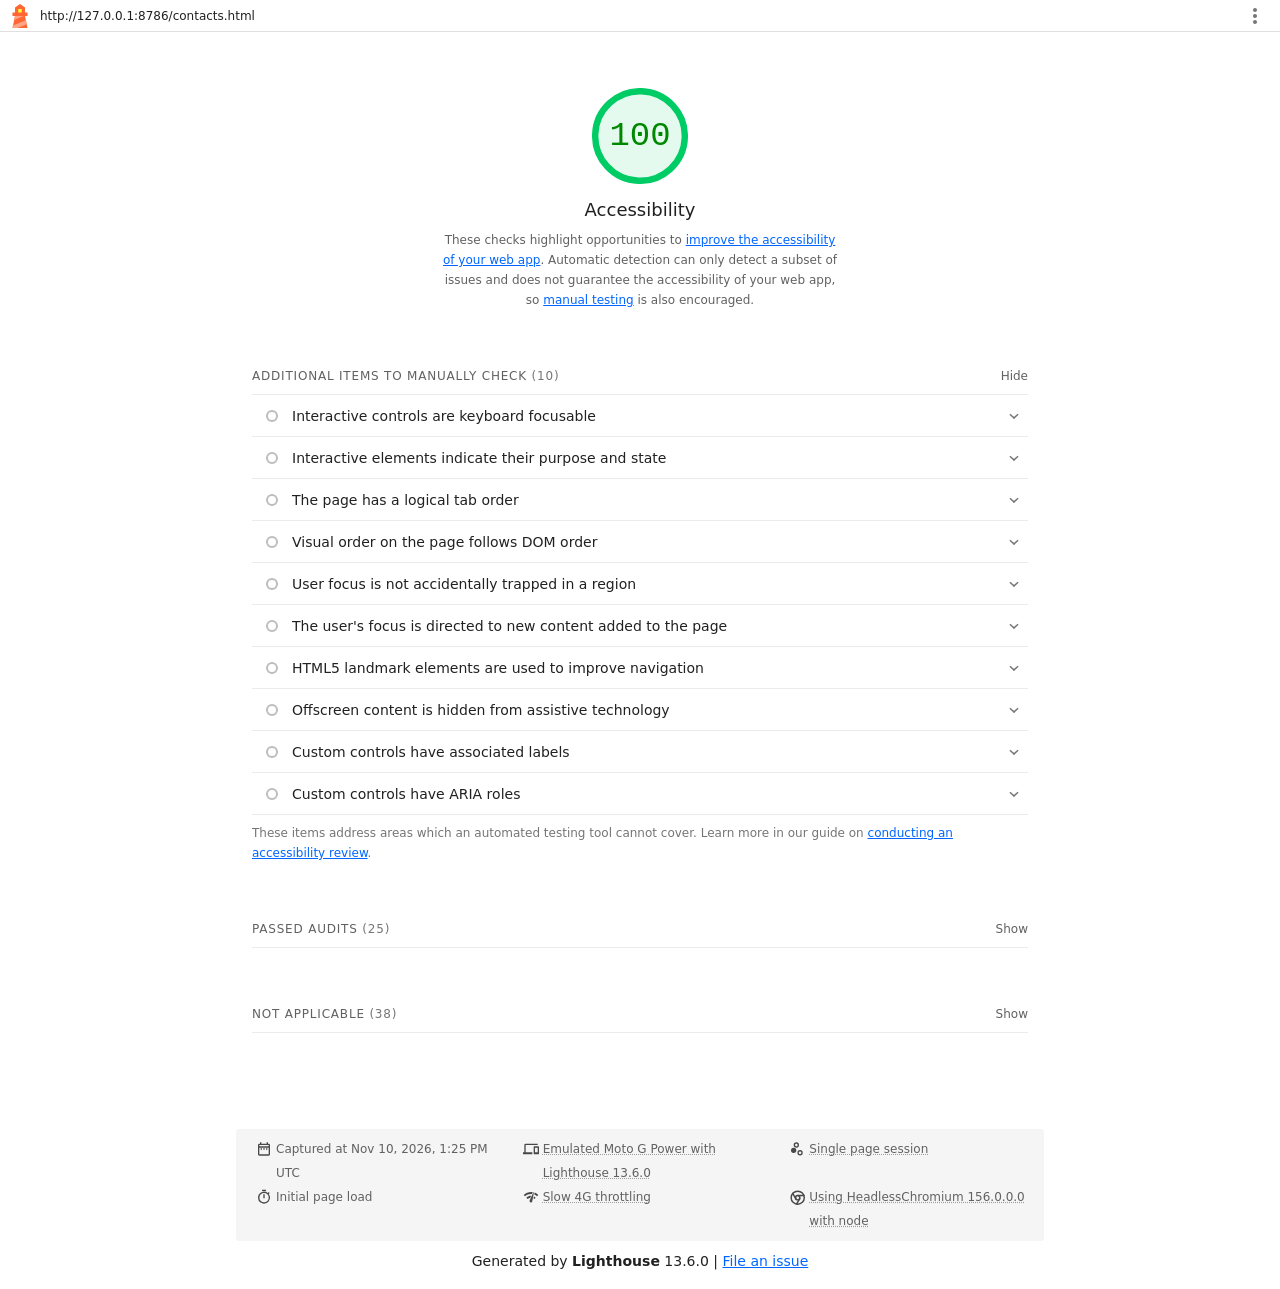
<file: lighthouse/contacts-accessibility.html>
<!--
@license
Copyright 2018 Google LLC
SPDX-License-Identifier: Apache-2.0
-->
<!doctype html>
<html lang="en">
<head>
  <meta charset="utf-8">
  <meta name="viewport" content="width=device-width, initial-scale=1, minimum-scale=1">
  <link rel="icon" href='data:image/svg+xml;utf8,<svg fill="none" xmlns="http://www.w3.org/2000/svg" viewBox="0 0 48 48"><path d="m14 7 10-7 10 7v10h5v7h-5l5 24H9l5-24H9v-7h5V7Z" fill="%23F63"/><path d="M31.561 24H14l-1.689 8.105L31.561 24ZM18.983 48H9l1.022-4.907L35.723 32.27l1.663 7.98L18.983 48Z" fill="%23FFA385"/><path fill="%23FF3" d="M20.5 10h7v7h-7z"/></svg>'>
  <title>Lighthouse Report</title>
  <style>body {margin: 0}</style>
</head>
<body>
  <noscript>Lighthouse report requires JavaScript. Please enable.</noscript>

  <div id="lh-log"></div>

  <script>window.__LIGHTHOUSE_JSON__ = {"lighthouseVersion":"13.6.0","requestedUrl":"http://127.0.0.1:8786/contacts.html","mainDocumentUrl":"http://127.0.0.1:8786/contacts.html","finalDisplayedUrl":"http://127.0.0.1:8786/contacts.html","finalUrl":"http://127.0.0.1:8786/contacts.html","fetchTime":"2026-11-10T13:25:04.984Z","gatherMode":"navigation","runWarnings":[],"userAgent":"Mozilla/5.0 (Windows NT 10.0; Win64; x64) AppleWebKit/537.36 (KHTML, like Gecko) HeadlessChrome/156.0.0.0 Safari/537.36","environment":{"networkUserAgent":"Mozilla/5.0 (Linux; Android 11; moto g power (2022)) AppleWebKit/537.36 (KHTML, like Gecko) Chrome/156.0.0.0 Mobile Safari/537.36","hostUserAgent":"Mozilla/5.0 (Windows NT 10.0; Win64; x64) AppleWebKit/537.36 (KHTML, like Gecko) HeadlessChrome/156.0.0.0 Safari/537.36","benchmarkIndex":2010.5,"credits":{"axe-core":"4.14.0"}},"audits":{"accesskeys":{"id":"accesskeys","title":"`[accesskey]` values are unique","description":"Access keys let users quickly focus a part of the page. For proper navigation, each access key must be unique. [Learn more about access keys](https://dequeuniversity.com/rules/axe/4.14/accesskeys).","score":null,"scoreDisplayMode":"notApplicable"},"aria-allowed-attr":{"id":"aria-allowed-attr","title":"`[aria-*]` attributes match their roles","description":"Each ARIA `role` supports a specific subset of `aria-*` attributes. Mismatching these invalidates the `aria-*` attributes. [Learn how to match ARIA attributes to their roles](https://dequeuniversity.com/rules/axe/4.14/aria-allowed-attr).","score":1,"scoreDisplayMode":"binary","details":{"type":"table","headings":[{"key":"node","valueType":"node","subItemsHeading":{"key":"relatedNode","valueType":"node"},"label":"Failing Elements"}],"items":[]}},"aria-allowed-role":{"id":"aria-allowed-role","title":"Uses ARIA roles only on compatible elements","description":"Many HTML elements can only be assigned certain ARIA roles. Using ARIA roles where they are not allowed can interfere with the accessibility of the web page. [Learn more about ARIA roles](https://dequeuniversity.com/rules/axe/4.14/aria-allowed-role).","score":null,"scoreDisplayMode":"notApplicable"},"aria-command-name":{"id":"aria-command-name","title":"`button`, `link`, and `menuitem` elements have accessible names","description":"When an element doesn't have an accessible name, screen readers announce it with a generic name, making it unusable for users who rely on screen readers. [Learn how to make command elements more accessible](https://dequeuniversity.com/rules/axe/4.14/aria-command-name).","score":null,"scoreDisplayMode":"notApplicable"},"aria-conditional-attr":{"id":"aria-conditional-attr","title":"ARIA attributes are used as specified for the element's role","description":"Some ARIA attributes are only allowed on an element under certain conditions. [Learn more about conditional ARIA attributes](https://dequeuniversity.com/rules/axe/4.14/aria-conditional-attr).","score":1,"scoreDisplayMode":"binary","details":{"type":"table","headings":[{"key":"node","valueType":"node","subItemsHeading":{"key":"relatedNode","valueType":"node"},"label":"Failing Elements"}],"items":[]}},"aria-deprecated-role":{"id":"aria-deprecated-role","title":"Deprecated ARIA roles were not used","description":"Deprecated ARIA roles may not be processed correctly by assistive technology. [Learn more about deprecated ARIA roles](https://dequeuniversity.com/rules/axe/4.14/aria-deprecated-role).","score":null,"scoreDisplayMode":"notApplicable"},"aria-dialog-name":{"id":"aria-dialog-name","title":"Elements with `role=\"dialog\"` or `role=\"alertdialog\"` have accessible names.","description":"ARIA dialog elements without accessible names may prevent screen readers users from discerning the purpose of these elements. [Learn how to make ARIA dialog elements more accessible](https://dequeuniversity.com/rules/axe/4.14/aria-dialog-name).","score":null,"scoreDisplayMode":"notApplicable"},"aria-hidden-body":{"id":"aria-hidden-body","title":"`[aria-hidden=\"true\"]` is not present on the document `\u003cbody>`","description":"Assistive technologies, like screen readers, work inconsistently when `aria-hidden=\"true\"` is set on the document `\u003cbody>`. [Learn how `aria-hidden` affects the document body](https://dequeuniversity.com/rules/axe/4.14/aria-hidden-body).","score":1,"scoreDisplayMode":"binary","details":{"type":"table","headings":[{"key":"node","valueType":"node","subItemsHeading":{"key":"relatedNode","valueType":"node"},"label":"Failing Elements"}],"items":[]}},"aria-hidden-focus":{"id":"aria-hidden-focus","title":"`[aria-hidden=\"true\"]` elements do not contain focusable descendents","description":"Focusable descendents within an `[aria-hidden=\"true\"]` element prevent those interactive elements from being available to users of assistive technologies like screen readers. [Learn how `aria-hidden` affects focusable elements](https://dequeuniversity.com/rules/axe/4.14/aria-hidden-focus).","score":1,"scoreDisplayMode":"binary","details":{"type":"table","headings":[{"key":"node","valueType":"node","subItemsHeading":{"key":"relatedNode","valueType":"node"},"label":"Failing Elements"}],"items":[]}},"aria-input-field-name":{"id":"aria-input-field-name","title":"ARIA input fields have accessible names","description":"When an input field doesn't have an accessible name, screen readers announce it with a generic name, making it unusable for users who rely on screen readers. [Learn more about input field labels](https://dequeuniversity.com/rules/axe/4.14/aria-input-field-name).","score":null,"scoreDisplayMode":"notApplicable"},"aria-meter-name":{"id":"aria-meter-name","title":"ARIA `meter` elements have accessible names","description":"When a meter element doesn't have an accessible name, screen readers announce it with a generic name, making it unusable for users who rely on screen readers. [Learn how to name `meter` elements](https://dequeuniversity.com/rules/axe/4.14/aria-meter-name).","score":null,"scoreDisplayMode":"notApplicable"},"aria-progressbar-name":{"id":"aria-progressbar-name","title":"ARIA `progressbar` elements have accessible names","description":"When a `progressbar` element doesn't have an accessible name, screen readers announce it with a generic name, making it unusable for users who rely on screen readers. [Learn how to label `progressbar` elements](https://dequeuniversity.com/rules/axe/4.14/aria-progressbar-name).","score":null,"scoreDisplayMode":"notApplicable"},"aria-prohibited-attr":{"id":"aria-prohibited-attr","title":"Elements use only permitted ARIA attributes","description":"Using ARIA attributes in roles where they are prohibited can mean that important information is not communicated to users of assistive technologies. [Learn more about prohibited ARIA roles](https://dequeuniversity.com/rules/axe/4.14/aria-prohibited-attr).","score":1,"scoreDisplayMode":"binary","details":{"type":"table","headings":[{"key":"node","valueType":"node","subItemsHeading":{"key":"relatedNode","valueType":"node"},"label":"Failing Elements"}],"items":[]}},"aria-required-attr":{"id":"aria-required-attr","title":"`[role]`s have all required `[aria-*]` attributes","description":"Some ARIA roles have required attributes that describe the state of the element to screen readers. [Learn more about roles and required attributes](https://dequeuniversity.com/rules/axe/4.14/aria-required-attr).","score":null,"scoreDisplayMode":"notApplicable"},"aria-required-children":{"id":"aria-required-children","title":"Elements with an ARIA `[role]` that require children to contain a specific `[role]` have all required children.","description":"Some ARIA parent roles must contain specific child roles to perform their intended accessibility functions. [Learn more about roles and required children elements](https://dequeuniversity.com/rules/axe/4.14/aria-required-children).","score":null,"scoreDisplayMode":"notApplicable"},"aria-required-parent":{"id":"aria-required-parent","title":"`[role]`s are contained by their required parent element","description":"Some ARIA child roles must be contained by specific parent roles to properly perform their intended accessibility functions. [Learn more about ARIA roles and required parent element](https://dequeuniversity.com/rules/axe/4.14/aria-required-parent).","score":null,"scoreDisplayMode":"notApplicable"},"aria-roles":{"id":"aria-roles","title":"`[role]` values are valid","description":"ARIA roles must have valid values in order to perform their intended accessibility functions. [Learn more about valid ARIA roles](https://dequeuniversity.com/rules/axe/4.14/aria-roles).","score":null,"scoreDisplayMode":"notApplicable"},"aria-text":{"id":"aria-text","title":"Elements with the `role=text` attribute do not have focusable descendents.","description":"Adding `role=text` around a text node split by markup enables VoiceOver to treat it as one phrase, but the element's focusable descendents will not be announced. [Learn more about the `role=text` attribute](https://dequeuniversity.com/rules/axe/4.14/aria-text).","score":null,"scoreDisplayMode":"notApplicable"},"aria-toggle-field-name":{"id":"aria-toggle-field-name","title":"ARIA toggle fields have accessible names","description":"When a toggle field doesn't have an accessible name, screen readers announce it with a generic name, making it unusable for users who rely on screen readers. [Learn more about toggle fields](https://dequeuniversity.com/rules/axe/4.14/aria-toggle-field-name).","score":null,"scoreDisplayMode":"notApplicable"},"aria-tooltip-name":{"id":"aria-tooltip-name","title":"ARIA `tooltip` elements have accessible names","description":"When a tooltip element doesn't have an accessible name, screen readers announce it with a generic name, making it unusable for users who rely on screen readers. [Learn how to name `tooltip` elements](https://dequeuniversity.com/rules/axe/4.14/aria-tooltip-name).","score":null,"scoreDisplayMode":"notApplicable"},"aria-treeitem-name":{"id":"aria-treeitem-name","title":"ARIA `treeitem` elements have accessible names","description":"When a `treeitem` element doesn't have an accessible name, screen readers announce it with a generic name, making it unusable for users who rely on screen readers. [Learn more about labeling `treeitem` elements](https://dequeuniversity.com/rules/axe/4.14/aria-treeitem-name).","score":null,"scoreDisplayMode":"notApplicable"},"aria-valid-attr-value":{"id":"aria-valid-attr-value","title":"`[aria-*]` attributes have valid values","description":"Assistive technologies, like screen readers, can't interpret ARIA attributes with invalid values. [Learn more about valid values for ARIA attributes](https://dequeuniversity.com/rules/axe/4.14/aria-valid-attr-value).","score":1,"scoreDisplayMode":"binary","details":{"type":"table","headings":[{"key":"node","valueType":"node","subItemsHeading":{"key":"relatedNode","valueType":"node"},"label":"Failing Elements"}],"items":[]}},"aria-valid-attr":{"id":"aria-valid-attr","title":"`[aria-*]` attributes are valid and not misspelled","description":"Assistive technologies, like screen readers, can't interpret ARIA attributes with invalid names. [Learn more about valid ARIA attributes](https://dequeuniversity.com/rules/axe/4.14/aria-valid-attr).","score":1,"scoreDisplayMode":"binary","details":{"type":"table","headings":[{"key":"node","valueType":"node","subItemsHeading":{"key":"relatedNode","valueType":"node"},"label":"Failing Elements"}],"items":[]}},"button-name":{"id":"button-name","title":"Buttons have an accessible name","description":"When a button doesn't have an accessible name, screen readers announce it as \"button\", making it unusable for users who rely on screen readers. [Learn how to make buttons more accessible](https://dequeuniversity.com/rules/axe/4.14/button-name).","score":1,"scoreDisplayMode":"binary","details":{"type":"table","headings":[{"key":"node","valueType":"node","subItemsHeading":{"key":"relatedNode","valueType":"node"},"label":"Failing Elements"}],"items":[]}},"bypass":{"id":"bypass","title":"The page contains a heading, skip link, or landmark region","description":"Adding ways to bypass repetitive content lets keyboard users navigate the page more efficiently. [Learn more about bypass blocks](https://dequeuniversity.com/rules/axe/4.14/bypass).","score":null,"scoreDisplayMode":"notApplicable"},"color-contrast":{"id":"color-contrast","title":"Background and foreground colors have a sufficient contrast ratio","description":"Low-contrast text is difficult or impossible for many users to read. [Learn how to provide sufficient color contrast](https://dequeuniversity.com/rules/axe/4.14/color-contrast).","score":1,"scoreDisplayMode":"binary","details":{"type":"table","headings":[{"key":"node","valueType":"node","subItemsHeading":{"key":"relatedNode","valueType":"node"},"label":"Failing Elements"}],"items":[]}},"definition-list":{"id":"definition-list","title":"`\u003cdl>`'s contain only properly-ordered `\u003cdt>` and `\u003cdd>` groups, `\u003cscript>`, `\u003ctemplate>` or `\u003cdiv>` elements.","description":"When definition lists are not properly marked up, screen readers may produce confusing or inaccurate output. [Learn how to structure definition lists correctly](https://dequeuniversity.com/rules/axe/4.14/definition-list).","score":null,"scoreDisplayMode":"notApplicable"},"dlitem":{"id":"dlitem","title":"Definition list items are wrapped in `\u003cdl>` elements","description":"Definition list items (`\u003cdt>` and `\u003cdd>`) must be wrapped in a parent `\u003cdl>` element to ensure that screen readers can properly announce them. [Learn how to structure definition lists correctly](https://dequeuniversity.com/rules/axe/4.14/dlitem).","score":null,"scoreDisplayMode":"notApplicable"},"document-title":{"id":"document-title","title":"Document has a `\u003ctitle>` element","description":"The title gives screen reader users an overview of the page, and search engine users rely on it heavily to determine if a page is relevant to their search. [Learn more about document titles](https://dequeuniversity.com/rules/axe/4.14/document-title).","score":1,"scoreDisplayMode":"binary","details":{"type":"table","headings":[{"key":"node","valueType":"node","subItemsHeading":{"key":"relatedNode","valueType":"node"},"label":"Failing Elements"}],"items":[]}},"duplicate-id-aria":{"id":"duplicate-id-aria","title":"ARIA IDs are unique","description":"The value of an ARIA ID must be unique to prevent other instances from being overlooked by assistive technologies. [Learn how to fix duplicate ARIA IDs](https://dequeuniversity.com/rules/axe/4.14/duplicate-id-aria).","score":null,"scoreDisplayMode":"notApplicable"},"empty-heading":{"id":"empty-heading","title":"All heading elements contain content.","description":"A heading with no content or inaccessible text prevent screen reader users from accessing information on the page's structure. [Learn more about headings](https://dequeuniversity.com/rules/axe/4.14/empty-heading).","score":null,"scoreDisplayMode":"notApplicable"},"form-field-multiple-labels":{"id":"form-field-multiple-labels","title":"No form fields have multiple labels","description":"Form fields with multiple labels can be confusingly announced by assistive technologies like screen readers which use either the first, the last, or all of the labels. [Learn how to use form labels](https://dequeuniversity.com/rules/axe/4.14/form-field-multiple-labels).","score":null,"scoreDisplayMode":"notApplicable"},"frame-title":{"id":"frame-title","title":"`\u003cframe>` or `\u003ciframe>` elements have a title","description":"Screen reader users rely on frame titles to describe the contents of frames. [Learn more about frame titles](https://dequeuniversity.com/rules/axe/4.14/frame-title).","score":null,"scoreDisplayMode":"notApplicable"},"heading-order":{"id":"heading-order","title":"Heading elements appear in a sequentially-descending order","description":"Properly ordered headings that do not skip levels convey the semantic structure of the page, making it easier to navigate and understand when using assistive technologies. [Learn more about heading order](https://dequeuniversity.com/rules/axe/4.14/heading-order).","score":1,"scoreDisplayMode":"binary","details":{"type":"table","headings":[{"key":"node","valueType":"node","subItemsHeading":{"key":"relatedNode","valueType":"node"},"label":"Failing Elements"}],"items":[]}},"html-has-lang":{"id":"html-has-lang","title":"`\u003chtml>` element has a `[lang]` attribute","description":"If a page doesn't specify a `lang` attribute, a screen reader assumes that the page is in the default language that the user chose when setting up the screen reader. If the page isn't actually in the default language, then the screen reader might not announce the page's text correctly. [Learn more about the `lang` attribute](https://dequeuniversity.com/rules/axe/4.14/html-has-lang).","score":1,"scoreDisplayMode":"binary","details":{"type":"table","headings":[{"key":"node","valueType":"node","subItemsHeading":{"key":"relatedNode","valueType":"node"},"label":"Failing Elements"}],"items":[]}},"html-lang-valid":{"id":"html-lang-valid","title":"`\u003chtml>` element has a valid value for its `[lang]` attribute","description":"Specifying a valid [BCP 47 language](https://www.w3.org/International/questions/qa-choosing-language-tags#question) helps screen readers announce text properly. [Learn how to use the `lang` attribute](https://dequeuniversity.com/rules/axe/4.14/html-lang-valid).","score":1,"scoreDisplayMode":"binary","details":{"type":"table","headings":[{"key":"node","valueType":"node","subItemsHeading":{"key":"relatedNode","valueType":"node"},"label":"Failing Elements"}],"items":[]}},"html-xml-lang-mismatch":{"id":"html-xml-lang-mismatch","title":"`\u003chtml>` element has an `[xml:lang]` attribute with the same base language as the `[lang]` attribute.","description":"If the webpage does not specify a consistent language, then the screen reader might not announce the page's text correctly. [Learn more about the `lang` attribute](https://dequeuniversity.com/rules/axe/4.14/html-xml-lang-mismatch).","score":null,"scoreDisplayMode":"notApplicable"},"identical-links-same-purpose":{"id":"identical-links-same-purpose","title":"Identical links have the same purpose.","description":"Links with the same destination should have the same description, to help users understand the link's purpose and decide whether to follow it. [Learn more about identical links](https://dequeuniversity.com/rules/axe/4.14/identical-links-same-purpose).","score":null,"scoreDisplayMode":"notApplicable"},"image-alt":{"id":"image-alt","title":"Image elements have `[alt]` attributes","description":"Informative elements should aim for short, descriptive alternate text. Decorative elements can be ignored with an empty alt attribute. [Learn more about the `alt` attribute](https://dequeuniversity.com/rules/axe/4.14/image-alt).","score":1,"scoreDisplayMode":"binary","details":{"type":"table","headings":[{"key":"node","valueType":"node","subItemsHeading":{"key":"relatedNode","valueType":"node"},"label":"Failing Elements"}],"items":[]}},"image-redundant-alt":{"id":"image-redundant-alt","title":"Image elements do not have `[alt]` attributes that are redundant text.","description":"Informative elements should aim for short, descriptive alternative text. Alternative text that is exactly the same as the text adjacent to the link or image is potentially confusing for screen reader users, because the text will be read twice. [Learn more about the `alt` attribute](https://dequeuniversity.com/rules/axe/4.14/image-redundant-alt).","score":null,"scoreDisplayMode":"notApplicable"},"input-button-name":{"id":"input-button-name","title":"Input buttons have discernible text.","description":"Adding discernable and accessible text to input buttons may help screen reader users understand the purpose of the input button. [Learn more about input buttons](https://dequeuniversity.com/rules/axe/4.14/input-button-name).","score":null,"scoreDisplayMode":"notApplicable"},"input-image-alt":{"id":"input-image-alt","title":"`\u003cinput type=\"image\">` elements have `[alt]` text","description":"When an image is being used as an `\u003cinput>` button, providing alternative text can help screen reader users understand the purpose of the button. [Learn about input image alt text](https://dequeuniversity.com/rules/axe/4.14/input-image-alt).","score":null,"scoreDisplayMode":"notApplicable"},"label-content-name-mismatch":{"id":"label-content-name-mismatch","title":"Elements with visible text labels have matching accessible names.","description":"Visible text labels that do not match the accessible name can result in a confusing experience for screen reader users. [Learn more about accessible names](https://dequeuniversity.com/rules/axe/4.14/label-content-name-mismatch).","score":1,"scoreDisplayMode":"binary","details":{"type":"table","headings":[{"key":"node","valueType":"node","subItemsHeading":{"key":"relatedNode","valueType":"node"},"label":"Failing Elements"}],"items":[]}},"label":{"id":"label","title":"Form elements have associated labels","description":"Labels ensure that form controls are announced properly by assistive technologies, like screen readers. [Learn more about form element labels](https://dequeuniversity.com/rules/axe/4.14/label).","score":1,"scoreDisplayMode":"binary","details":{"type":"table","headings":[{"key":"node","valueType":"node","subItemsHeading":{"key":"relatedNode","valueType":"node"},"label":"Failing Elements"}],"items":[]}},"landmark-one-main":{"id":"landmark-one-main","title":"Document has a main landmark.","description":"One main landmark helps screen reader users navigate a web page. [Learn more about landmarks](https://dequeuniversity.com/rules/axe/4.14/landmark-one-main).","score":1,"scoreDisplayMode":"binary","details":{"type":"table","headings":[{"key":"node","valueType":"node","subItemsHeading":{"key":"relatedNode","valueType":"node"},"label":"Failing Elements"}],"items":[]}},"link-name":{"id":"link-name","title":"Links have a discernible name","description":"Link text (and alternate text for images, when used as links) that is discernible, unique, and focusable improves the navigation experience for screen reader users. [Learn how to make links accessible](https://dequeuniversity.com/rules/axe/4.14/link-name).","score":1,"scoreDisplayMode":"binary","details":{"type":"table","headings":[{"key":"node","valueType":"node","subItemsHeading":{"key":"relatedNode","valueType":"node"},"label":"Failing Elements"}],"items":[]}},"link-in-text-block":{"id":"link-in-text-block","title":"Links are distinguishable without relying on color.","description":"Low-contrast text is difficult or impossible for many users to read. Link text that is discernible improves the experience for users with low vision. [Learn how to make links distinguishable](https://dequeuniversity.com/rules/axe/4.14/link-in-text-block).","score":null,"scoreDisplayMode":"notApplicable"},"list":{"id":"list","title":"Lists contain only `\u003cli>` elements and script supporting elements (`\u003cscript>` and `\u003ctemplate>`).","description":"Screen readers have a specific way of announcing lists. Ensuring proper list structure aids screen reader output. [Learn more about proper list structure](https://dequeuniversity.com/rules/axe/4.14/list).","score":1,"scoreDisplayMode":"binary","details":{"type":"table","headings":[{"key":"node","valueType":"node","subItemsHeading":{"key":"relatedNode","valueType":"node"},"label":"Failing Elements"}],"items":[]}},"listitem":{"id":"listitem","title":"List items (`\u003cli>`) are contained within `\u003cul>`, `\u003col>` or `\u003cmenu>` parent elements","description":"Screen readers require list items (`\u003cli>`) to be contained within a parent `\u003cul>`, `\u003col>` or `\u003cmenu>` to be announced properly. [Learn more about proper list structure](https://dequeuniversity.com/rules/axe/4.14/listitem).","score":1,"scoreDisplayMode":"binary","details":{"type":"table","headings":[{"key":"node","valueType":"node","subItemsHeading":{"key":"relatedNode","valueType":"node"},"label":"Failing Elements"}],"items":[]}},"meta-refresh":{"id":"meta-refresh","title":"The document does not use `\u003cmeta http-equiv=\"refresh\">`","description":"Users do not expect a page to refresh automatically, and doing so will move focus back to the top of the page. This may create a frustrating or confusing experience. [Learn more about the refresh meta tag](https://dequeuniversity.com/rules/axe/4.14/meta-refresh).","score":null,"scoreDisplayMode":"notApplicable"},"meta-viewport":{"id":"meta-viewport","title":"`[user-scalable=\"no\"]` is not used in the `\u003cmeta name=\"viewport\">` element and the `[maximum-scale]` attribute is not less than 5.","description":"Disabling zooming is problematic for users with low vision who rely on screen magnification to properly see the contents of a web page. [Learn more about the viewport meta tag](https://dequeuniversity.com/rules/axe/4.14/meta-viewport).","score":1,"scoreDisplayMode":"binary","details":{"type":"table","headings":[{"key":"node","valueType":"node","subItemsHeading":{"key":"relatedNode","valueType":"node"},"label":"Failing Elements"}],"items":[]}},"object-alt":{"id":"object-alt","title":"`\u003cobject>` elements have alternate text","description":"Screen readers cannot translate non-text content. Adding alternate text to `\u003cobject>` elements helps screen readers convey meaning to users. [Learn more about alt text for `object` elements](https://dequeuniversity.com/rules/axe/4.14/object-alt).","score":null,"scoreDisplayMode":"notApplicable"},"select-name":{"id":"select-name","title":"Select elements have associated label elements.","description":"Form elements without effective labels can create frustrating experiences for screen reader users. [Learn more about the `select` element](https://dequeuniversity.com/rules/axe/4.14/select-name).","score":null,"scoreDisplayMode":"notApplicable"},"skip-link":{"id":"skip-link","title":"Skip links are focusable.","description":"Including a skip link can help users skip to the main content to save time. [Learn more about skip links](https://dequeuniversity.com/rules/axe/4.14/skip-link).","score":1,"scoreDisplayMode":"binary","details":{"type":"table","headings":[{"key":"node","valueType":"node","subItemsHeading":{"key":"relatedNode","valueType":"node"},"label":"Failing Elements"}],"items":[]}},"tabindex":{"id":"tabindex","title":"No element has a `[tabindex]` value greater than 0","description":"A value greater than 0 implies an explicit navigation ordering. Although technically valid, this often creates frustrating experiences for users who rely on assistive technologies. [Learn more about the `tabindex` attribute](https://dequeuniversity.com/rules/axe/4.14/tabindex).","score":1,"scoreDisplayMode":"binary","details":{"type":"table","headings":[{"key":"node","valueType":"node","subItemsHeading":{"key":"relatedNode","valueType":"node"},"label":"Failing Elements"}],"items":[]}},"table-duplicate-name":{"id":"table-duplicate-name","title":"Tables have different content in the summary attribute and `\u003ccaption>`.","description":"The summary attribute should describe the table structure, while `\u003ccaption>` should have the onscreen title. Accurate table mark-up helps users of screen readers. [Learn more about summary and caption](https://dequeuniversity.com/rules/axe/4.14/table-duplicate-name).","score":null,"scoreDisplayMode":"notApplicable"},"table-fake-caption":{"id":"table-fake-caption","title":"Tables use `\u003ccaption>` instead of cells with the `[colspan]` attribute to indicate a caption.","description":"Screen readers have features to make navigating tables easier. Ensuring that tables use the actual caption element instead of cells with the `[colspan]` attribute may improve the experience for screen reader users. [Learn more about captions](https://dequeuniversity.com/rules/axe/4.14/table-fake-caption).","score":null,"scoreDisplayMode":"notApplicable"},"target-size":{"id":"target-size","title":"Touch targets have sufficient size and spacing.","description":"Touch targets with sufficient size and spacing help users who may have difficulty targeting small controls to activate the targets. [Learn more about touch targets](https://dequeuniversity.com/rules/axe/4.14/target-size).","score":1,"scoreDisplayMode":"binary","details":{"type":"table","headings":[{"key":"node","valueType":"node","subItemsHeading":{"key":"relatedNode","valueType":"node"},"label":"Failing Elements"}],"items":[]}},"td-has-header":{"id":"td-has-header","title":"`\u003ctd>` elements in a large `\u003ctable>` have one or more table headers.","description":"Screen readers have features to make navigating tables easier. Ensuring that `\u003ctd>` elements in a large table (3 or more cells in width and height) have an associated table header may improve the experience for screen reader users. [Learn more about table headers](https://dequeuniversity.com/rules/axe/4.14/td-has-header).","score":null,"scoreDisplayMode":"notApplicable"},"td-headers-attr":{"id":"td-headers-attr","title":"Cells in a `\u003ctable>` element that use the `[headers]` attribute refer to table cells within the same table.","description":"Screen readers have features to make navigating tables easier. Ensuring `\u003ctd>` cells using the `[headers]` attribute only refer to other cells in the same table may improve the experience for screen reader users. [Learn more about the `headers` attribute](https://dequeuniversity.com/rules/axe/4.14/td-headers-attr).","score":null,"scoreDisplayMode":"notApplicable"},"th-has-data-cells":{"id":"th-has-data-cells","title":"`\u003cth>` elements and elements with `[role=\"columnheader\"/\"rowheader\"]` have data cells they describe.","description":"Screen readers have features to make navigating tables easier. Ensuring table headers always refer to some set of cells may improve the experience for screen reader users. [Learn more about table headers](https://dequeuniversity.com/rules/axe/4.14/th-has-data-cells).","score":null,"scoreDisplayMode":"notApplicable"},"valid-lang":{"id":"valid-lang","title":"`[lang]` attributes have a valid value","description":"Specifying a valid [BCP 47 language](https://www.w3.org/International/questions/qa-choosing-language-tags#question) on elements helps ensure that text is pronounced correctly by a screen reader. [Learn how to use the `lang` attribute](https://dequeuniversity.com/rules/axe/4.14/valid-lang).","score":null,"scoreDisplayMode":"notApplicable"},"video-caption":{"id":"video-caption","title":"`\u003cvideo>` elements contain a `\u003ctrack>` element with `[kind=\"captions\"]`","description":"When a video provides a caption it is easier for deaf and hearing impaired users to access its information. [Learn more about video captions](https://dequeuniversity.com/rules/axe/4.14/video-caption).","score":null,"scoreDisplayMode":"notApplicable"},"custom-controls-labels":{"id":"custom-controls-labels","title":"Custom controls have associated labels","description":"Custom interactive controls have associated labels, provided by aria-label or aria-labelledby. [Learn more about custom controls and labels](https://developer.chrome.com/docs/lighthouse/accessibility/custom-controls-labels/).","score":null,"scoreDisplayMode":"manual"},"custom-controls-roles":{"id":"custom-controls-roles","title":"Custom controls have ARIA roles","description":"Custom interactive controls have appropriate ARIA roles. [Learn how to add roles to custom controls](https://developer.chrome.com/docs/lighthouse/accessibility/custom-control-roles/).","score":null,"scoreDisplayMode":"manual"},"focus-traps":{"id":"focus-traps","title":"User focus is not accidentally trapped in a region","description":"A user can tab into and out of any control or region without accidentally trapping their focus. [Learn how to avoid focus traps](https://developer.chrome.com/docs/lighthouse/accessibility/focus-traps/).","score":null,"scoreDisplayMode":"manual"},"focusable-controls":{"id":"focusable-controls","title":"Interactive controls are keyboard focusable","description":"Custom interactive controls are keyboard focusable and display a focus indicator. [Learn how to make custom controls focusable](https://developer.chrome.com/docs/lighthouse/accessibility/focusable-controls/).","score":null,"scoreDisplayMode":"manual"},"interactive-element-affordance":{"id":"interactive-element-affordance","title":"Interactive elements indicate their purpose and state","description":"Interactive elements, such as links and buttons, should indicate their state and be distinguishable from non-interactive elements. [Learn how to decorate interactive elements with affordance hints](https://developer.chrome.com/docs/lighthouse/accessibility/interactive-element-affordance/).","score":null,"scoreDisplayMode":"manual"},"logical-tab-order":{"id":"logical-tab-order","title":"The page has a logical tab order","description":"Tabbing through the page follows the visual layout. Users cannot focus elements that are offscreen. [Learn more about logical tab ordering](https://developer.chrome.com/docs/lighthouse/accessibility/logical-tab-order/).","score":null,"scoreDisplayMode":"manual"},"managed-focus":{"id":"managed-focus","title":"The user's focus is directed to new content added to the page","description":"If new content, such as a dialog, is added to the page, the user's focus is directed to it. [Learn how to direct focus to new content](https://developer.chrome.com/docs/lighthouse/accessibility/managed-focus/).","score":null,"scoreDisplayMode":"manual"},"offscreen-content-hidden":{"id":"offscreen-content-hidden","title":"Offscreen content is hidden from assistive technology","description":"Offscreen content is hidden with display: none or aria-hidden=true. [Learn how to properly hide offscreen content](https://developer.chrome.com/docs/lighthouse/accessibility/offscreen-content-hidden/).","score":null,"scoreDisplayMode":"manual"},"use-landmarks":{"id":"use-landmarks","title":"HTML5 landmark elements are used to improve navigation","description":"Landmark elements (`\u003cmain>`, `\u003cnav>`, etc.) are used to improve the keyboard navigation of the page for assistive technology. [Learn more about landmark elements](https://developer.chrome.com/docs/lighthouse/accessibility/use-landmarks/).","score":null,"scoreDisplayMode":"manual"},"visual-order-follows-dom":{"id":"visual-order-follows-dom","title":"Visual order on the page follows DOM order","description":"DOM order matches the visual order, improving navigation for assistive technology. [Learn more about DOM and visual ordering](https://developer.chrome.com/docs/lighthouse/accessibility/visual-order-follows-dom/).","score":null,"scoreDisplayMode":"manual"},"autocomplete-valid":{"id":"autocomplete-valid","title":"`autocomplete` attributes are used correctly","description":"The `autocomplete` attribute values must be valid and correctly applied for screen readers to function correctly. [Learn more about valid autocomplete values](https://dequeuniversity.com/rules/axe/4.14/autocomplete-valid).","score":1,"scoreDisplayMode":"binary","details":{"type":"table","headings":[{"key":"node","valueType":"node","subItemsHeading":{"key":"relatedNode","valueType":"node"},"label":"Failing Elements"}],"items":[]}},"presentation-role-conflict":{"id":"presentation-role-conflict","title":"Elements with `role=\"none\"` or `role=\"presentation\"` do not have conflicts","description":"There are certain cases where the semantic role of an element with `role=\"none\"` or `role=\"presentation\"` does not resolve to none or presentation. To ensure the element remains removed from the accessibility tree, you should not add any global ARIA attributes to the element or make it focusable. [Learn more about presentation role conflict](https://dequeuniversity.com/rules/axe/4.14/presentation-role-conflict).","score":1,"scoreDisplayMode":"binary","details":{"type":"table","headings":[{"key":"node","valueType":"node","subItemsHeading":{"key":"relatedNode","valueType":"node"},"label":"Failing Elements"}],"items":[]}},"svg-img-alt":{"id":"svg-img-alt","title":"SVG elements with an `img` role have an accessible text alternative","description":"Ensures SVG elements with an `img`, `graphics-document` or `graphics-symbol` role have an accessible text alternative. [Learn more about SVG alt text](https://dequeuniversity.com/rules/axe/4.14/svg-img-alt).","score":null,"scoreDisplayMode":"notApplicable"}},"configSettings":{"output":"html","maxWaitForFcp":30000,"maxWaitForLoad":45000,"pauseAfterFcpMs":1000,"pauseAfterLoadMs":1000,"networkQuietThresholdMs":1000,"cpuQuietThresholdMs":1000,"formFactor":"mobile","throttling":{"rttMs":150,"throughputKbps":1638.4,"requestLatencyMs":562.5,"downloadThroughputKbps":1474.5600000000002,"uploadThroughputKbps":675,"cpuSlowdownMultiplier":4},"throttlingMethod":"simulate","screenEmulation":{"mobile":true,"width":412,"height":823,"deviceScaleFactor":1.75,"disabled":false},"emulatedUserAgent":"Mozilla/5.0 (Linux; Android 11; moto g power (2022)) AppleWebKit/537.36 (KHTML, like Gecko) Chrome/136.0.0.0 Mobile Safari/537.36","auditMode":false,"gatherMode":false,"clearStorageTypes":["file_systems","shader_cache","service_workers","cache_storage"],"disableStorageReset":false,"debugNavigation":false,"channel":"node","usePassiveGathering":false,"disableFullPageScreenshot":false,"skipAboutBlank":false,"blankPage":"about:blank","ignoreStatusCode":false,"locale":"en-US","blockedUrlPatterns":null,"additionalTraceCategories":null,"extraHeaders":null,"precomputedLanternData":null,"onlyAudits":null,"onlyCategories":["accessibility"],"skipAudits":null},"categories":{"accessibility":{"title":"Accessibility","description":"These checks highlight opportunities to [improve the accessibility of your web app](https://developer.chrome.com/docs/lighthouse/accessibility/). Automatic detection can only detect a subset of issues and does not guarantee the accessibility of your web app, so [manual testing](https://web.dev/articles/how-to-review) is also encouraged.","manualDescription":"These items address areas which an automated testing tool cannot cover. Learn more in our guide on [conducting an accessibility review](https://web.dev/articles/how-to-review).","supportedModes":["navigation","snapshot"],"auditRefs":[{"id":"accesskeys","weight":0,"group":"a11y-navigation"},{"id":"aria-allowed-attr","weight":10,"group":"a11y-aria"},{"id":"aria-command-name","weight":0,"group":"a11y-aria"},{"id":"aria-conditional-attr","weight":7,"group":"a11y-aria"},{"id":"aria-deprecated-role","weight":0,"group":"a11y-aria"},{"id":"aria-dialog-name","weight":0,"group":"a11y-aria"},{"id":"aria-hidden-body","weight":10,"group":"a11y-aria"},{"id":"aria-hidden-focus","weight":7,"group":"a11y-aria"},{"id":"aria-input-field-name","weight":0,"group":"a11y-aria"},{"id":"aria-meter-name","weight":0,"group":"a11y-aria"},{"id":"aria-progressbar-name","weight":0,"group":"a11y-aria"},{"id":"aria-prohibited-attr","weight":7,"group":"a11y-aria"},{"id":"aria-required-attr","weight":0,"group":"a11y-aria"},{"id":"aria-required-children","weight":0,"group":"a11y-aria"},{"id":"aria-required-parent","weight":0,"group":"a11y-aria"},{"id":"aria-roles","weight":0,"group":"a11y-aria"},{"id":"aria-text","weight":0,"group":"a11y-aria"},{"id":"aria-toggle-field-name","weight":0,"group":"a11y-aria"},{"id":"aria-tooltip-name","weight":0,"group":"a11y-aria"},{"id":"aria-treeitem-name","weight":0,"group":"a11y-aria"},{"id":"aria-valid-attr-value","weight":10,"group":"a11y-aria"},{"id":"aria-valid-attr","weight":10,"group":"a11y-aria"},{"id":"button-name","weight":10,"group":"a11y-names-labels"},{"id":"bypass","weight":0,"group":"a11y-navigation"},{"id":"color-contrast","weight":7,"group":"a11y-color-contrast"},{"id":"definition-list","weight":0,"group":"a11y-tables-lists"},{"id":"dlitem","weight":0,"group":"a11y-tables-lists"},{"id":"document-title","weight":7,"group":"a11y-names-labels"},{"id":"duplicate-id-aria","weight":0,"group":"a11y-aria"},{"id":"form-field-multiple-labels","weight":0,"group":"a11y-names-labels"},{"id":"frame-title","weight":0,"group":"a11y-names-labels"},{"id":"heading-order","weight":3,"group":"a11y-navigation"},{"id":"html-has-lang","weight":7,"group":"a11y-language"},{"id":"html-lang-valid","weight":7,"group":"a11y-language"},{"id":"html-xml-lang-mismatch","weight":0,"group":"a11y-language"},{"id":"image-alt","weight":10,"group":"a11y-names-labels"},{"id":"input-button-name","weight":0,"group":"a11y-names-labels"},{"id":"input-image-alt","weight":0,"group":"a11y-names-labels"},{"id":"label","weight":10,"group":"a11y-names-labels"},{"id":"link-in-text-block","weight":0,"group":"a11y-color-contrast"},{"id":"link-name","weight":7,"group":"a11y-names-labels"},{"id":"list","weight":7,"group":"a11y-tables-lists"},{"id":"listitem","weight":7,"group":"a11y-tables-lists"},{"id":"meta-refresh","weight":0,"group":"a11y-best-practices"},{"id":"meta-viewport","weight":10,"group":"a11y-best-practices"},{"id":"object-alt","weight":0,"group":"a11y-names-labels"},{"id":"select-name","weight":0,"group":"a11y-names-labels"},{"id":"skip-link","weight":3,"group":"a11y-names-labels"},{"id":"tabindex","weight":7,"group":"a11y-navigation"},{"id":"target-size","weight":7,"group":"a11y-best-practices"},{"id":"td-headers-attr","weight":0,"group":"a11y-tables-lists"},{"id":"th-has-data-cells","weight":0,"group":"a11y-tables-lists"},{"id":"valid-lang","weight":0,"group":"a11y-language"},{"id":"video-caption","weight":0,"group":"a11y-audio-video"},{"id":"landmark-one-main","weight":3,"group":"a11y-best-practices"},{"id":"autocomplete-valid","weight":1,"group":"a11y-best-practices"},{"id":"presentation-role-conflict","weight":1,"group":"a11y-best-practices"},{"id":"svg-img-alt","weight":0,"group":"a11y-best-practices"},{"id":"focusable-controls","weight":0},{"id":"interactive-element-affordance","weight":0},{"id":"logical-tab-order","weight":0},{"id":"visual-order-follows-dom","weight":0},{"id":"focus-traps","weight":0},{"id":"managed-focus","weight":0},{"id":"use-landmarks","weight":0},{"id":"offscreen-content-hidden","weight":0},{"id":"custom-controls-labels","weight":0},{"id":"custom-controls-roles","weight":0},{"id":"table-duplicate-name","weight":0,"group":"a11y-best-practices"},{"id":"empty-heading","weight":0,"group":"a11y-best-practices"},{"id":"aria-allowed-role","weight":0,"group":"a11y-best-practices"},{"id":"image-redundant-alt","weight":0,"group":"a11y-names-labels"},{"id":"identical-links-same-purpose","weight":0,"group":"a11y-best-practices"},{"id":"label-content-name-mismatch","weight":0,"group":"hidden"},{"id":"table-fake-caption","weight":0,"group":"hidden"},{"id":"td-has-header","weight":0,"group":"hidden"}],"id":"accessibility","score":1}},"categoryGroups":{"metrics":{"title":"Metrics"},"insights":{"title":"Insights","description":"These insights are also available in the Chrome DevTools Performance Panel - [record a trace](https://developer.chrome.com/docs/devtools/performance/reference) to view more detailed information."},"diagnostics":{"title":"Diagnostics","description":"More information about the performance of your application. These numbers don't [directly affect](https://developer.chrome.com/docs/lighthouse/performance/performance-scoring/) the Performance score."},"a11y-best-practices":{"title":"Best practices","description":"These items highlight common accessibility best practices."},"a11y-color-contrast":{"title":"Contrast","description":"These are opportunities to improve the legibility of your content."},"a11y-names-labels":{"title":"Names and labels","description":"These are opportunities to improve the semantics of the controls in your application. This may enhance the experience for users of assistive technology, like a screen reader."},"a11y-navigation":{"title":"Navigation","description":"These are opportunities to improve keyboard navigation in your application."},"a11y-aria":{"title":"ARIA","description":"These are opportunities to improve the usage of ARIA in your application which may enhance the experience for users of assistive technology, like a screen reader."},"a11y-language":{"title":"Internationalization and localization","description":"These are opportunities to improve the interpretation of your content by users in different locales."},"a11y-audio-video":{"title":"Audio and video","description":"These are opportunities to provide alternative content for audio and video. This may improve the experience for users with hearing or vision impairments."},"a11y-tables-lists":{"title":"Tables and lists","description":"These are opportunities to improve the experience of reading tabular or list data using assistive technology, like a screen reader."},"seo-mobile":{"title":"Mobile Friendly","description":"Make sure your pages are mobile friendly so users don’t have to pinch or zoom in order to read the content pages. [Learn how to make pages mobile-friendly](https://developers.google.com/search/mobile-sites/)."},"seo-content":{"title":"Content Best Practices","description":"Format your HTML in a way that enables crawlers to better understand your app’s content."},"seo-crawl":{"title":"Crawling and Indexing","description":"To appear in search results, crawlers need access to your app."},"best-practices-trust-safety":{"title":"Trust and Safety"},"best-practices-ux":{"title":"User Experience"},"best-practices-browser-compat":{"title":"Browser Compatibility"},"best-practices-general":{"title":"General"},"webmcp":{"title":"WebMCP","description":"Audits validating WebMCP integration."},"agent-accessibility":{"title":"Agent Accessibility","description":"These audits highlight best practices for improving the accessibility of the website for AI agents."},"agent-discoverability":{"title":"Agent Discoverability","description":"These audits validate that websites expose discoverable resources, documentation, and catalogs for AI agents."},"hidden":{"title":""}},"stackPacks":[],"entities":[{"name":"127.0.0.1","origins":["http://127.0.0.1:8786"],"isFirstParty":true,"isUnrecognized":true}],"fullPageScreenshot":{"screenshot":{"data":"[data-uri]","width":412,"height":3151},"nodes":{"1-0-SPAN":{"id":"","top":60,"bottom":80,"left":312,"right":330,"width":18,"height":20},"1-1-A":{"id":"","top":3088,"bottom":3132,"left":349,"right":393,"width":44,"height":44}}},"timing":{"entries":[{"startTime":23870.71,"name":"lh:config","duration":222.63,"entryType":"measure"},{"startTime":23871.79,"name":"lh:config:resolveArtifactsToDefns","duration":1.17,"entryType":"measure"},{"startTime":24093.4,"name":"lh:runner:gather","duration":5232.7,"entryType":"measure"},{"startTime":24137.42,"name":"lh:driver:connect","duration":7.55,"entryType":"measure"},{"startTime":24145.05,"name":"lh:driver:navigate","duration":9.75,"entryType":"measure"},{"startTime":24154.92,"name":"lh:gather:getBenchmarkIndex","duration":1011.32,"entryType":"measure"},{"startTime":25166.29,"name":"lh:gather:getVersion","duration":0.73,"entryType":"measure"},{"startTime":25167.05,"name":"lh:gather:getDevicePixelRatio","duration":1.17,"entryType":"measure"},{"startTime":25168.31,"name":"lh:prepare:navigationMode","duration":64.94,"entryType":"measure"},{"startTime":25169.13,"name":"lh:gather:getVersion","duration":0.61,"entryType":"measure"},{"startTime":25192.65,"name":"lh:storage:clearDataForOrigin","duration":17.83,"entryType":"measure"},{"startTime":25210.53,"name":"lh:storage:clearBrowserCaches","duration":20.74,"entryType":"measure"},{"startTime":25232.06,"name":"lh:gather:prepareThrottlingAndNetwork","duration":1.16,"entryType":"measure"},{"startTime":25243.78,"name":"lh:driver:navigate","duration":2529.41,"entryType":"measure"},{"startTime":27775.34,"name":"lh:computed:NetworkRecords","duration":0.22,"entryType":"measure"},{"startTime":27775.63,"name":"lh:gather:getArtifact:DevtoolsLog","duration":0.01,"entryType":"measure"},{"startTime":27775.65,"name":"lh:gather:getArtifact:Accessibility","duration":338.07,"entryType":"measure"},{"startTime":28113.84,"name":"lh:gather:getArtifact:NetworkUserAgent","duration":0.03,"entryType":"measure"},{"startTime":28113.89,"name":"lh:gather:getArtifact:Stacks","duration":14.5,"entryType":"measure"},{"startTime":28113.91,"name":"lh:gather:collectStacks","duration":14.42,"entryType":"measure"},{"startTime":28128.42,"name":"lh:gather:getArtifact:FullPageScreenshot","duration":1171.54,"entryType":"measure"},{"startTime":29293.32,"name":"lh:gather:getVersion","duration":1.19,"entryType":"measure"},{"startTime":29326.23,"name":"lh:runner:audit","duration":246.23,"entryType":"measure"},{"startTime":29326.25,"name":"lh:runner:auditing","duration":246.02,"entryType":"measure"},{"startTime":29327.31,"name":"lh:audit:accesskeys","duration":2.57,"entryType":"measure"},{"startTime":29330.83,"name":"lh:audit:aria-allowed-attr","duration":10.29,"entryType":"measure"},{"startTime":29341.64,"name":"lh:audit:aria-allowed-role","duration":2.08,"entryType":"measure"},{"startTime":29346.33,"name":"lh:audit:aria-command-name","duration":1.78,"entryType":"measure"},{"startTime":29348.54,"name":"lh:audit:aria-conditional-attr","duration":7.41,"entryType":"measure"},{"startTime":29356.74,"name":"lh:audit:aria-deprecated-role","duration":1.62,"entryType":"measure"},{"startTime":29358.81,"name":"lh:audit:aria-dialog-name","duration":2.62,"entryType":"measure"},{"startTime":29361.97,"name":"lh:audit:aria-hidden-body","duration":5.12,"entryType":"measure"},{"startTime":29367.57,"name":"lh:audit:aria-hidden-focus","duration":5.71,"entryType":"measure"},{"startTime":29373.71,"name":"lh:audit:aria-input-field-name","duration":2.16,"entryType":"measure"},{"startTime":29376.42,"name":"lh:audit:aria-meter-name","duration":1.7,"entryType":"measure"},{"startTime":29378.43,"name":"lh:audit:aria-progressbar-name","duration":2.98,"entryType":"measure"},{"startTime":29381.7,"name":"lh:audit:aria-prohibited-attr","duration":3.52,"entryType":"measure"},{"startTime":29385.43,"name":"lh:audit:aria-required-attr","duration":0.71,"entryType":"measure"},{"startTime":29386.28,"name":"lh:audit:aria-required-children","duration":0.93,"entryType":"measure"},{"startTime":29387.39,"name":"lh:audit:aria-required-parent","duration":0.89,"entryType":"measure"},{"startTime":29388.44,"name":"lh:audit:aria-roles","duration":1.42,"entryType":"measure"},{"startTime":29390.14,"name":"lh:audit:aria-text","duration":2.4,"entryType":"measure"},{"startTime":29392.87,"name":"lh:audit:aria-toggle-field-name","duration":1.53,"entryType":"measure"},{"startTime":29394.68,"name":"lh:audit:aria-tooltip-name","duration":1.36,"entryType":"measure"},{"startTime":29396.22,"name":"lh:audit:aria-treeitem-name","duration":3.94,"entryType":"measure"},{"startTime":29400.36,"name":"lh:audit:aria-valid-attr-value","duration":3.02,"entryType":"measure"},{"startTime":29403.6,"name":"lh:audit:aria-valid-attr","duration":2.86,"entryType":"measure"},{"startTime":29406.71,"name":"lh:audit:button-name","duration":3.73,"entryType":"measure"},{"startTime":29410.85,"name":"lh:audit:bypass","duration":7.56,"entryType":"measure"},{"startTime":29418.78,"name":"lh:audit:color-contrast","duration":3.92,"entryType":"measure"},{"startTime":29423.02,"name":"lh:audit:definition-list","duration":2.41,"entryType":"measure"},{"startTime":29425.89,"name":"lh:audit:dlitem","duration":3.22,"entryType":"measure"},{"startTime":29429.58,"name":"lh:audit:document-title","duration":7.57,"entryType":"measure"},{"startTime":29437.45,"name":"lh:audit:duplicate-id-aria","duration":3.23,"entryType":"measure"},{"startTime":29440.93,"name":"lh:audit:empty-heading","duration":3.06,"entryType":"measure"},{"startTime":29444.38,"name":"lh:audit:form-field-multiple-labels","duration":2.74,"entryType":"measure"},{"startTime":29447.39,"name":"lh:audit:frame-title","duration":2.04,"entryType":"measure"},{"startTime":29449.74,"name":"lh:audit:heading-order","duration":3.21,"entryType":"measure"},{"startTime":29453.26,"name":"lh:audit:html-has-lang","duration":3.52,"entryType":"measure"},{"startTime":29457.03,"name":"lh:audit:html-lang-valid","duration":3.56,"entryType":"measure"},{"startTime":29461,"name":"lh:audit:html-xml-lang-mismatch","duration":2.14,"entryType":"measure"},{"startTime":29463.45,"name":"lh:audit:identical-links-same-purpose","duration":3.91,"entryType":"measure"},{"startTime":29467.87,"name":"lh:audit:image-alt","duration":3.85,"entryType":"measure"},{"startTime":29472.02,"name":"lh:audit:image-redundant-alt","duration":3.55,"entryType":"measure"},{"startTime":29475.94,"name":"lh:audit:input-button-name","duration":2.21,"entryType":"measure"},{"startTime":29478.4,"name":"lh:audit:input-image-alt","duration":6.59,"entryType":"measure"},{"startTime":29485.37,"name":"lh:audit:label-content-name-mismatch","duration":3.15,"entryType":"measure"},{"startTime":29488.78,"name":"lh:audit:label","duration":3.31,"entryType":"measure"},{"startTime":29492.46,"name":"lh:audit:landmark-one-main","duration":3.76,"entryType":"measure"},{"startTime":29496.49,"name":"lh:audit:link-name","duration":3.63,"entryType":"measure"},{"startTime":29500.43,"name":"lh:audit:link-in-text-block","duration":2.34,"entryType":"measure"},{"startTime":29503.01,"name":"lh:audit:list","duration":3.13,"entryType":"measure"},{"startTime":29506.46,"name":"lh:audit:listitem","duration":10.54,"entryType":"measure"},{"startTime":29517.37,"name":"lh:audit:meta-refresh","duration":2.55,"entryType":"measure"},{"startTime":29520.16,"name":"lh:audit:meta-viewport","duration":2.48,"entryType":"measure"},{"startTime":29522.8,"name":"lh:audit:object-alt","duration":2.21,"entryType":"measure"},{"startTime":29525.29,"name":"lh:audit:select-name","duration":3.02,"entryType":"measure"},{"startTime":29528.56,"name":"lh:audit:skip-link","duration":2.82,"entryType":"measure"},{"startTime":29531.61,"name":"lh:audit:tabindex","duration":3.28,"entryType":"measure"},{"startTime":29535.21,"name":"lh:audit:table-duplicate-name","duration":2.74,"entryType":"measure"},{"startTime":29538.29,"name":"lh:audit:table-fake-caption","duration":2.47,"entryType":"measure"},{"startTime":29541.02,"name":"lh:audit:target-size","duration":3.69,"entryType":"measure"},{"startTime":29545.15,"name":"lh:audit:td-has-header","duration":2.73,"entryType":"measure"},{"startTime":29548.18,"name":"lh:audit:td-headers-attr","duration":3.28,"entryType":"measure"},{"startTime":29551.86,"name":"lh:audit:th-has-data-cells","duration":3.48,"entryType":"measure"},{"startTime":29555.61,"name":"lh:audit:valid-lang","duration":3.11,"entryType":"measure"},{"startTime":29559.06,"name":"lh:audit:video-caption","duration":3.51,"entryType":"measure"},{"startTime":29562.62,"name":"lh:audit:custom-controls-labels","duration":0.06,"entryType":"measure"},{"startTime":29562.69,"name":"lh:audit:custom-controls-roles","duration":0.01,"entryType":"measure"},{"startTime":29562.7,"name":"lh:audit:focus-traps","duration":0,"entryType":"measure"},{"startTime":29562.71,"name":"lh:audit:focusable-controls","duration":0,"entryType":"measure"},{"startTime":29562.72,"name":"lh:audit:interactive-element-affordance","duration":0,"entryType":"measure"},{"startTime":29562.73,"name":"lh:audit:logical-tab-order","duration":0,"entryType":"measure"},{"startTime":29562.74,"name":"lh:audit:managed-focus","duration":0,"entryType":"measure"},{"startTime":29562.75,"name":"lh:audit:offscreen-content-hidden","duration":0,"entryType":"measure"},{"startTime":29562.76,"name":"lh:audit:use-landmarks","duration":0,"entryType":"measure"},{"startTime":29562.77,"name":"lh:audit:visual-order-follows-dom","duration":0,"entryType":"measure"},{"startTime":29562.99,"name":"lh:audit:autocomplete-valid","duration":2.92,"entryType":"measure"},{"startTime":29566.18,"name":"lh:audit:presentation-role-conflict","duration":3.98,"entryType":"measure"},{"startTime":29570.45,"name":"lh:audit:svg-img-alt","duration":1.8,"entryType":"measure"},{"startTime":29572.28,"name":"lh:runner:generate","duration":0.18,"entryType":"measure"},{"startTime":29572.57,"name":"lh:computed:EntityClassification","duration":0.12,"entryType":"measure"}],"total":5478.929999999999},"i18n":{"rendererFormattedStrings":{"calculatorLink":"See calculator.","collapseView":"Collapse view","crcInitialNavigation":"Initial Navigation","crcLongestDurationLabel":"Maximum critical path latency:","dropdownCopyJSON":"Copy JSON","dropdownDarkTheme":"Toggle Dark Theme","dropdownPrintExpanded":"Print Expanded","dropdownPrintSummary":"Print Summary","dropdownSaveGist":"Save as Gist","dropdownSaveHTML":"Save as HTML","dropdownSaveJSON":"Save as JSON","dropdownViewUnthrottledTrace":"View Unthrottled Trace","dropdownViewer":"Open in Viewer","errorLabel":"Error!","errorMissingAuditInfo":"Report error: no audit information","expandView":"Expand view","firstPartyChipLabel":"1st party","footerIssue":"File an issue","hide":"Hide","labDataTitle":"Lab Data","lsPerformanceCategoryDescription":"[Lighthouse](https://developers.google.com/web/tools/lighthouse/) analysis of the current page on an emulated mobile network. Values are estimated and may vary.","manualAuditsGroupTitle":"Additional items to manually check","notApplicableAuditsGroupTitle":"Not applicable","openInANewTabTooltip":"Open in a new tab","opportunityResourceColumnLabel":"Opportunity","opportunitySavingsColumnLabel":"Estimated Savings","passedAuditsGroupTitle":"Passed audits","runtimeAnalysisWindow":"Initial page load","runtimeAnalysisWindowSnapshot":"Point-in-time snapshot","runtimeAnalysisWindowTimespan":"User interactions timespan","runtimeCustom":"Custom throttling","runtimeDesktopEmulation":"Emulated Desktop","runtimeMobileEmulation":"Emulated Moto G Power","runtimeNoEmulation":"No emulation","runtimeSettingsArdVersion":"ARD version","runtimeSettingsAxeVersion":"Axe version","runtimeSettingsBenchmark":"Unthrottled CPU/Memory Power","runtimeSettingsCPUThrottling":"CPU throttling","runtimeSettingsDevice":"Device","runtimeSettingsNetworkThrottling":"Network throttling","runtimeSettingsScreenEmulation":"Screen emulation","runtimeSettingsUANetwork":"User agent (network)","runtimeSingleLoad":"Single page session","runtimeSingleLoadTooltip":"This data is taken from a single page session, as opposed to field data summarizing many sessions.","runtimeSlow4g":"Slow 4G throttling","runtimeUnknown":"Unknown","show":"Show","showRelevantAudits":"Show audits relevant to:","snippetCollapseButtonLabel":"Collapse snippet","snippetExpandButtonLabel":"Expand snippet","thirdPartyResourcesLabel":"Show 3rd-party resources","throttlingProvided":"Provided by environment","toplevelWarningsMessage":"There were issues affecting this run of Lighthouse:","unattributable":"Unattributable","unscoredLabel":"Unscored","unscoredTitle":"This audit does not contribute to the overall category score.","varianceDisclaimer":"Values are estimated and may vary. The [performance score is calculated](https://developer.chrome.com/docs/lighthouse/performance/performance-scoring/) directly from these metrics.","viewTraceLabel":"View Trace","viewTreemapLabel":"View Treemap","warningAuditsGroupTitle":"Passed audits but with warnings","warningHeader":"Warnings: "},"icuMessagePaths":{"core/audits/accessibility/accesskeys.js | title":["audits.accesskeys.title"],"core/audits/accessibility/accesskeys.js | description":["audits.accesskeys.description"],"core/audits/accessibility/aria-allowed-attr.js | title":["audits[aria-allowed-attr].title"],"core/audits/accessibility/aria-allowed-attr.js | description":["audits[aria-allowed-attr].description"],"core/lib/i18n/i18n.js | columnFailingElem":["audits[aria-allowed-attr].details.headings[0].label","audits[aria-conditional-attr].details.headings[0].label","audits[aria-hidden-body].details.headings[0].label","audits[aria-hidden-focus].details.headings[0].label","audits[aria-prohibited-attr].details.headings[0].label","audits[aria-valid-attr-value].details.headings[0].label","audits[aria-valid-attr].details.headings[0].label","audits[button-name].details.headings[0].label","audits[color-contrast].details.headings[0].label","audits[document-title].details.headings[0].label","audits[heading-order].details.headings[0].label","audits[html-has-lang].details.headings[0].label","audits[html-lang-valid].details.headings[0].label","audits[image-alt].details.headings[0].label","audits[label-content-name-mismatch].details.headings[0].label","audits.label.details.headings[0].label","audits[landmark-one-main].details.headings[0].label","audits[link-name].details.headings[0].label","audits.list.details.headings[0].label","audits.listitem.details.headings[0].label","audits[meta-viewport].details.headings[0].label","audits[skip-link].details.headings[0].label","audits.tabindex.details.headings[0].label","audits[target-size].details.headings[0].label","audits[autocomplete-valid].details.headings[0].label","audits[presentation-role-conflict].details.headings[0].label"],"core/audits/accessibility/aria-allowed-role.js | title":["audits[aria-allowed-role].title"],"core/audits/accessibility/aria-allowed-role.js | description":["audits[aria-allowed-role].description"],"core/audits/accessibility/aria-command-name.js | title":["audits[aria-command-name].title"],"core/audits/accessibility/aria-command-name.js | description":["audits[aria-command-name].description"],"core/audits/accessibility/aria-conditional-attr.js | title":["audits[aria-conditional-attr].title"],"core/audits/accessibility/aria-conditional-attr.js | description":["audits[aria-conditional-attr].description"],"core/audits/accessibility/aria-deprecated-role.js | title":["audits[aria-deprecated-role].title"],"core/audits/accessibility/aria-deprecated-role.js | description":["audits[aria-deprecated-role].description"],"core/audits/accessibility/aria-dialog-name.js | title":["audits[aria-dialog-name].title"],"core/audits/accessibility/aria-dialog-name.js | description":["audits[aria-dialog-name].description"],"core/audits/accessibility/aria-hidden-body.js | title":["audits[aria-hidden-body].title"],"core/audits/accessibility/aria-hidden-body.js | description":["audits[aria-hidden-body].description"],"core/audits/accessibility/aria-hidden-focus.js | title":["audits[aria-hidden-focus].title"],"core/audits/accessibility/aria-hidden-focus.js | description":["audits[aria-hidden-focus].description"],"core/audits/accessibility/aria-input-field-name.js | title":["audits[aria-input-field-name].title"],"core/audits/accessibility/aria-input-field-name.js | description":["audits[aria-input-field-name].description"],"core/audits/accessibility/aria-meter-name.js | title":["audits[aria-meter-name].title"],"core/audits/accessibility/aria-meter-name.js | description":["audits[aria-meter-name].description"],"core/audits/accessibility/aria-progressbar-name.js | title":["audits[aria-progressbar-name].title"],"core/audits/accessibility/aria-progressbar-name.js | description":["audits[aria-progressbar-name].description"],"core/audits/accessibility/aria-prohibited-attr.js | title":["audits[aria-prohibited-attr].title"],"core/audits/accessibility/aria-prohibited-attr.js | description":["audits[aria-prohibited-attr].description"],"core/audits/accessibility/aria-required-attr.js | title":["audits[aria-required-attr].title"],"core/audits/accessibility/aria-required-attr.js | description":["audits[aria-required-attr].description"],"core/audits/accessibility/aria-required-children.js | title":["audits[aria-required-children].title"],"core/audits/accessibility/aria-required-children.js | description":["audits[aria-required-children].description"],"core/audits/accessibility/aria-required-parent.js | title":["audits[aria-required-parent].title"],"core/audits/accessibility/aria-required-parent.js | description":["audits[aria-required-parent].description"],"core/audits/accessibility/aria-roles.js | title":["audits[aria-roles].title"],"core/audits/accessibility/aria-roles.js | description":["audits[aria-roles].description"],"core/audits/accessibility/aria-text.js | title":["audits[aria-text].title"],"core/audits/accessibility/aria-text.js | description":["audits[aria-text].description"],"core/audits/accessibility/aria-toggle-field-name.js | title":["audits[aria-toggle-field-name].title"],"core/audits/accessibility/aria-toggle-field-name.js | description":["audits[aria-toggle-field-name].description"],"core/audits/accessibility/aria-tooltip-name.js | title":["audits[aria-tooltip-name].title"],"core/audits/accessibility/aria-tooltip-name.js | description":["audits[aria-tooltip-name].description"],"core/audits/accessibility/aria-treeitem-name.js | title":["audits[aria-treeitem-name].title"],"core/audits/accessibility/aria-treeitem-name.js | description":["audits[aria-treeitem-name].description"],"core/audits/accessibility/aria-valid-attr-value.js | title":["audits[aria-valid-attr-value].title"],"core/audits/accessibility/aria-valid-attr-value.js | description":["audits[aria-valid-attr-value].description"],"core/audits/accessibility/aria-valid-attr.js | title":["audits[aria-valid-attr].title"],"core/audits/accessibility/aria-valid-attr.js | description":["audits[aria-valid-attr].description"],"core/audits/accessibility/button-name.js | title":["audits[button-name].title"],"core/audits/accessibility/button-name.js | description":["audits[button-name].description"],"core/audits/accessibility/bypass.js | title":["audits.bypass.title"],"core/audits/accessibility/bypass.js | description":["audits.bypass.description"],"core/audits/accessibility/color-contrast.js | title":["audits[color-contrast].title"],"core/audits/accessibility/color-contrast.js | description":["audits[color-contrast].description"],"core/audits/accessibility/definition-list.js | title":["audits[definition-list].title"],"core/audits/accessibility/definition-list.js | description":["audits[definition-list].description"],"core/audits/accessibility/dlitem.js | title":["audits.dlitem.title"],"core/audits/accessibility/dlitem.js | description":["audits.dlitem.description"],"core/audits/accessibility/document-title.js | title":["audits[document-title].title"],"core/audits/accessibility/document-title.js | description":["audits[document-title].description"],"core/audits/accessibility/duplicate-id-aria.js | title":["audits[duplicate-id-aria].title"],"core/audits/accessibility/duplicate-id-aria.js | description":["audits[duplicate-id-aria].description"],"core/audits/accessibility/empty-heading.js | title":["audits[empty-heading].title"],"core/audits/accessibility/empty-heading.js | description":["audits[empty-heading].description"],"core/audits/accessibility/form-field-multiple-labels.js | title":["audits[form-field-multiple-labels].title"],"core/audits/accessibility/form-field-multiple-labels.js | description":["audits[form-field-multiple-labels].description"],"core/audits/accessibility/frame-title.js | title":["audits[frame-title].title"],"core/audits/accessibility/frame-title.js | description":["audits[frame-title].description"],"core/audits/accessibility/heading-order.js | title":["audits[heading-order].title"],"core/audits/accessibility/heading-order.js | description":["audits[heading-order].description"],"core/audits/accessibility/html-has-lang.js | title":["audits[html-has-lang].title"],"core/audits/accessibility/html-has-lang.js | description":["audits[html-has-lang].description"],"core/audits/accessibility/html-lang-valid.js | title":["audits[html-lang-valid].title"],"core/audits/accessibility/html-lang-valid.js | description":["audits[html-lang-valid].description"],"core/audits/accessibility/html-xml-lang-mismatch.js | title":["audits[html-xml-lang-mismatch].title"],"core/audits/accessibility/html-xml-lang-mismatch.js | description":["audits[html-xml-lang-mismatch].description"],"core/audits/accessibility/identical-links-same-purpose.js | title":["audits[identical-links-same-purpose].title"],"core/audits/accessibility/identical-links-same-purpose.js | description":["audits[identical-links-same-purpose].description"],"core/audits/accessibility/image-alt.js | title":["audits[image-alt].title"],"core/audits/accessibility/image-alt.js | description":["audits[image-alt].description"],"core/audits/accessibility/image-redundant-alt.js | title":["audits[image-redundant-alt].title"],"core/audits/accessibility/image-redundant-alt.js | description":["audits[image-redundant-alt].description"],"core/audits/accessibility/input-button-name.js | title":["audits[input-button-name].title"],"core/audits/accessibility/input-button-name.js | description":["audits[input-button-name].description"],"core/audits/accessibility/input-image-alt.js | title":["audits[input-image-alt].title"],"core/audits/accessibility/input-image-alt.js | description":["audits[input-image-alt].description"],"core/audits/accessibility/label-content-name-mismatch.js | title":["audits[label-content-name-mismatch].title"],"core/audits/accessibility/label-content-name-mismatch.js | description":["audits[label-content-name-mismatch].description"],"core/audits/accessibility/label.js | title":["audits.label.title"],"core/audits/accessibility/label.js | description":["audits.label.description"],"core/audits/accessibility/landmark-one-main.js | title":["audits[landmark-one-main].title"],"core/audits/accessibility/landmark-one-main.js | description":["audits[landmark-one-main].description"],"core/audits/accessibility/link-name.js | title":["audits[link-name].title"],"core/audits/accessibility/link-name.js | description":["audits[link-name].description"],"core/audits/accessibility/link-in-text-block.js | title":["audits[link-in-text-block].title"],"core/audits/accessibility/link-in-text-block.js | description":["audits[link-in-text-block].description"],"core/audits/accessibility/list.js | title":["audits.list.title"],"core/audits/accessibility/list.js | description":["audits.list.description"],"core/audits/accessibility/listitem.js | title":["audits.listitem.title"],"core/audits/accessibility/listitem.js | description":["audits.listitem.description"],"core/audits/accessibility/meta-refresh.js | title":["audits[meta-refresh].title"],"core/audits/accessibility/meta-refresh.js | description":["audits[meta-refresh].description"],"core/audits/accessibility/meta-viewport.js | title":["audits[meta-viewport].title"],"core/audits/accessibility/meta-viewport.js | description":["audits[meta-viewport].description"],"core/audits/accessibility/object-alt.js | title":["audits[object-alt].title"],"core/audits/accessibility/object-alt.js | description":["audits[object-alt].description"],"core/audits/accessibility/select-name.js | title":["audits[select-name].title"],"core/audits/accessibility/select-name.js | description":["audits[select-name].description"],"core/audits/accessibility/skip-link.js | title":["audits[skip-link].title"],"core/audits/accessibility/skip-link.js | description":["audits[skip-link].description"],"core/audits/accessibility/tabindex.js | title":["audits.tabindex.title"],"core/audits/accessibility/tabindex.js | description":["audits.tabindex.description"],"core/audits/accessibility/table-duplicate-name.js | title":["audits[table-duplicate-name].title"],"core/audits/accessibility/table-duplicate-name.js | description":["audits[table-duplicate-name].description"],"core/audits/accessibility/table-fake-caption.js | title":["audits[table-fake-caption].title"],"core/audits/accessibility/table-fake-caption.js | description":["audits[table-fake-caption].description"],"core/audits/accessibility/target-size.js | title":["audits[target-size].title"],"core/audits/accessibility/target-size.js | description":["audits[target-size].description"],"core/audits/accessibility/td-has-header.js | title":["audits[td-has-header].title"],"core/audits/accessibility/td-has-header.js | description":["audits[td-has-header].description"],"core/audits/accessibility/td-headers-attr.js | title":["audits[td-headers-attr].title"],"core/audits/accessibility/td-headers-attr.js | description":["audits[td-headers-attr].description"],"core/audits/accessibility/th-has-data-cells.js | title":["audits[th-has-data-cells].title"],"core/audits/accessibility/th-has-data-cells.js | description":["audits[th-has-data-cells].description"],"core/audits/accessibility/valid-lang.js | title":["audits[valid-lang].title"],"core/audits/accessibility/valid-lang.js | description":["audits[valid-lang].description"],"core/audits/accessibility/video-caption.js | title":["audits[video-caption].title"],"core/audits/accessibility/video-caption.js | description":["audits[video-caption].description"],"core/audits/accessibility/autocomplete-valid.js | title":["audits[autocomplete-valid].title"],"core/audits/accessibility/autocomplete-valid.js | description":["audits[autocomplete-valid].description"],"core/audits/accessibility/presentation-role-conflict.js | title":["audits[presentation-role-conflict].title"],"core/audits/accessibility/presentation-role-conflict.js | description":["audits[presentation-role-conflict].description"],"core/audits/accessibility/svg-img-alt.js | title":["audits[svg-img-alt].title"],"core/audits/accessibility/svg-img-alt.js | description":["audits[svg-img-alt].description"],"core/config/default-config.js | a11yCategoryTitle":["categories.accessibility.title"],"core/config/default-config.js | a11yCategoryDescription":["categories.accessibility.description"],"core/config/default-config.js | a11yCategoryManualDescription":["categories.accessibility.manualDescription"],"core/config/default-config.js | metricGroupTitle":["categoryGroups.metrics.title"],"core/config/default-config.js | insightsGroupTitle":["categoryGroups.insights.title"],"core/config/default-config.js | insightsGroupDescription":["categoryGroups.insights.description"],"core/config/default-config.js | diagnosticsGroupTitle":["categoryGroups.diagnostics.title"],"core/config/default-config.js | diagnosticsGroupDescription":["categoryGroups.diagnostics.description"],"core/config/default-config.js | a11yBestPracticesGroupTitle":["categoryGroups[a11y-best-practices].title"],"core/config/default-config.js | a11yBestPracticesGroupDescription":["categoryGroups[a11y-best-practices].description"],"core/config/default-config.js | a11yColorContrastGroupTitle":["categoryGroups[a11y-color-contrast].title"],"core/config/default-config.js | a11yColorContrastGroupDescription":["categoryGroups[a11y-color-contrast].description"],"core/config/default-config.js | a11yNamesLabelsGroupTitle":["categoryGroups[a11y-names-labels].title"],"core/config/default-config.js | a11yNamesLabelsGroupDescription":["categoryGroups[a11y-names-labels].description"],"core/config/default-config.js | a11yNavigationGroupTitle":["categoryGroups[a11y-navigation].title"],"core/config/default-config.js | a11yNavigationGroupDescription":["categoryGroups[a11y-navigation].description"],"core/config/default-config.js | a11yAriaGroupTitle":["categoryGroups[a11y-aria].title"],"core/config/default-config.js | a11yAriaGroupDescription":["categoryGroups[a11y-aria].description"],"core/config/default-config.js | a11yLanguageGroupTitle":["categoryGroups[a11y-language].title"],"core/config/default-config.js | a11yLanguageGroupDescription":["categoryGroups[a11y-language].description"],"core/config/default-config.js | a11yAudioVideoGroupTitle":["categoryGroups[a11y-audio-video].title"],"core/config/default-config.js | a11yAudioVideoGroupDescription":["categoryGroups[a11y-audio-video].description"],"core/config/default-config.js | a11yTablesListsVideoGroupTitle":["categoryGroups[a11y-tables-lists].title"],"core/config/default-config.js | a11yTablesListsVideoGroupDescription":["categoryGroups[a11y-tables-lists].description"],"core/config/default-config.js | seoMobileGroupTitle":["categoryGroups[seo-mobile].title"],"core/config/default-config.js | seoMobileGroupDescription":["categoryGroups[seo-mobile].description"],"core/config/default-config.js | seoContentGroupTitle":["categoryGroups[seo-content].title"],"core/config/default-config.js | seoContentGroupDescription":["categoryGroups[seo-content].description"],"core/config/default-config.js | seoCrawlingGroupTitle":["categoryGroups[seo-crawl].title"],"core/config/default-config.js | seoCrawlingGroupDescription":["categoryGroups[seo-crawl].description"],"core/config/default-config.js | bestPracticesTrustSafetyGroupTitle":["categoryGroups[best-practices-trust-safety].title"],"core/config/default-config.js | bestPracticesUXGroupTitle":["categoryGroups[best-practices-ux].title"],"core/config/default-config.js | bestPracticesBrowserCompatGroupTitle":["categoryGroups[best-practices-browser-compat].title"],"core/config/default-config.js | bestPracticesGeneralGroupTitle":["categoryGroups[best-practices-general].title"],"core/config/default-config.js | webmcpGroupTitle":["categoryGroups.webmcp.title"],"core/config/default-config.js | webmcpGroupDescription":["categoryGroups.webmcp.description"],"core/config/default-config.js | agentAccessibilityGroupTitle":["categoryGroups[agent-accessibility].title"],"core/config/default-config.js | agentAccessibilityGroupDescription":["categoryGroups[agent-accessibility].description"],"core/config/default-config.js | agentDiscoverabilityGroupTitle":["categoryGroups[agent-discoverability].title"],"core/config/default-config.js | agentDiscoverabilityGroupDescription":["categoryGroups[agent-discoverability].description"]}}};</script>
  <script>"use strict";(()=>{var Re=.8999999999999999,Ie=.5,Ne=.49999999999999994;function He(o){let e=Math.sign(o);o=Math.abs(o);let t=.254829592,n=-.284496736,r=1.421413741,i=-1.453152027,a=1.061405429,s=1/(1+.3275911*o),c=s*(t+s*(n+s*(r+s*(i+s*a))));return e*(1-c*Math.exp(-o*o))}function fe({median:o,p10:e},t){if(o<=0)throw new Error("median must be greater than zero");if(e<=0)throw new Error("p10 must be greater than zero");if(e>=o)throw new Error("p10 must be less than the median");if(t<=0)return 1;let n=.9061938024368232,r=Math.max(Number.MIN_VALUE,t/o),i=Math.log(r),a=Math.max(Number.MIN_VALUE,e/o),l=-Math.log(a),s=i*n/l,c=(1-He(s))/2,d;return t<=e?d=Math.max(.9,Math.min(1,c)):t<=o?d=Math.max(Ie,Math.min(Re,c)):d=Math.max(0,Math.min(Ne,c)),d}var O="\u2026",Oe="\xA0",ve=.9,$e={PASS:{label:"pass",minScore:ve},AVERAGE:{label:"average",minScore:.5},FAIL:{label:"fail"},ERROR:{label:"error"}},Ve=["com","co","gov","edu","ac","org","go","gob","or","net","in","ne","nic","gouv","web","spb","blog","jus","kiev","mil","wi","qc","ca","bel","on"],E=class o{static get RATINGS(){return $e}static get PASS_THRESHOLD(){return ve}static get MS_DISPLAY_VALUE(){return`%10d${Oe}ms`}static isPluginCategory(e){return/^(@[a-z0-9-~][a-z0-9-._~]*\/)?lighthouse-plugin-[a-z0-9-._~]*$/.test(e)}static getFinalDisplayedUrl(e){if(e.finalDisplayedUrl)return e.finalDisplayedUrl;if(e.finalUrl)return e.finalUrl;throw new Error("Could not determine final displayed URL")}static getMainDocumentUrl(e){return e.mainDocumentUrl||e.finalUrl}static getFullPageScreenshot(e){return e.fullPageScreenshot?e.fullPageScreenshot:e.audits["full-page-screenshot"]?.details}static getEntityFromUrl(e,t){return t&&t.find(r=>r.origins.find(i=>e.startsWith(i)))||o.getPseudoRootDomain(e)}static splitMarkdownCodeSpans(e){let t=[],n=e.split(/`(.*?)`/g);for(let r=0;r<n.length;r++){let i=n[r];if(!i)continue;let a=r%2!==0;t.push({isCode:a,text:i})}return t}static splitMarkdownLink(e){let t=[],n=e.split(/\[([^\]]+?)\]\((https?:\/\/.*?)\)/g);for(;n.length;){let[r,i,a]=n.splice(0,3);r&&t.push({isLink:!1,text:r}),i&&a&&t.push({isLink:!0,text:i,linkHref:a})}return t}static truncate(e,t,n="\u2026"){if(e.length<=t)return e;let i=new Intl.Segmenter(void 0,{granularity:"grapheme"}).segment(e)[Symbol.iterator](),a=0;for(let l=0;l<=t-n.length;l++){let s=i.next();if(s.done)return e;a=s.value.index}for(let l=0;l<n.length;l++)if(i.next().done)return e;return e.slice(0,a)+n}static getURLDisplayName(e,t){t=t||{numPathParts:void 0,preserveQuery:void 0,preserveHost:void 0};let n=t.numPathParts!==void 0?t.numPathParts:2,r=t.preserveQuery!==void 0?t.preserveQuery:!0,i=t.preserveHost||!1,a;if(e.protocol==="about:"||e.protocol==="data:")a=e.href;else{a=e.pathname;let s=a.split("/").filter(c=>c.length);n&&s.length>n&&(a=O+s.slice(-1*n).join("/")),i&&(a=`${e.host}/${a.replace(/^\//,"")}`),r&&(a=`${a}${e.search}`)}let l=64;if(e.protocol!=="data:"&&(a=a.slice(0,200),a=a.replace(/([a-f0-9]{7})[a-f0-9]{13}[a-f0-9]*/g,`$1${O}`),a=a.replace(/([a-zA-Z0-9-_]{9})(?=.*[a-z])(?=.*[A-Z])(?=.*[0-9])[a-zA-Z0-9-_]{10,}/g,`$1${O}`),a=a.replace(/(\d{3})\d{6,}/g,`$1${O}`),a=a.replace(/\u2026+/g,O),a.length>l&&a.includes("?")&&(a=a.replace(/\?([^=]*)(=)?.*/,`?$1$2${O}`),a.length>l&&(a=a.replace(/\?.*/,`?${O}`)))),a.length>l){let s=a.lastIndexOf(".");s>=0?a=a.slice(0,l-1-(a.length-s))+`${O}${a.slice(s)}`:a=a.slice(0,l-1)+O}return a}static getChromeExtensionOrigin(e){let t=new URL(e);return t.protocol+"//"+t.host}static parseURL(e){let t=new URL(e);return{file:o.getURLDisplayName(t),hostname:t.hostname,origin:t.protocol==="chrome-extension:"?o.getChromeExtensionOrigin(e):t.origin}}static createOrReturnURL(e){return e instanceof URL?e:new URL(e)}static getPseudoTld(e){let t=e.split(".").slice(-2);return Ve.includes(t[0])?`.${t.join(".")}`:`.${t[t.length-1]}`}static getPseudoRootDomain(e){let t=o.createOrReturnURL(e).hostname,r=o.getPseudoTld(t).split(".");return t.split(".").slice(-r.length).join(".")}static filterRelevantLines(e,t,n){if(t.length===0)return e.slice(0,n*2+1);let r=3,i=new Set;return t=t.sort((a,l)=>(a.lineNumber||0)-(l.lineNumber||0)),t.forEach(({lineNumber:a})=>{let l=a-n,s=a+n;for(;l<1;)l++,s++;i.has(l-r-1)&&(l-=r);for(let c=l;c<=s;c++){let d=c;i.add(d)}}),e.filter(a=>i.has(a.lineNumber))}static computeLogNormalScore(e,t){let n=fe(e,t);return n>.9&&(n+=.05*(n-.9)),Math.floor(n*100)/100}};function Ge(o){let e=o.createFragment(),t=o.createElement("style");t.append(`
    .lh-3p-filter {
      color: var(--color-gray-600);
      float: right;
      padding: 6px var(--stackpack-padding-horizontal);
    }
    .lh-3p-filter-label, .lh-3p-filter-input {
      vertical-align: middle;
      user-select: none;
    }
    .lh-3p-filter-input:disabled + .lh-3p-ui-string {
      text-decoration: line-through;
    }
  `),e.append(t);let n=o.createElement("div","lh-3p-filter"),r=o.createElement("label","lh-3p-filter-label"),i=o.createElement("input","lh-3p-filter-input");i.setAttribute("type","checkbox"),i.setAttribute("checked","");let a=o.createElement("span","lh-3p-ui-string");a.append("Show 3rd party resources");let l=o.createElement("span","lh-3p-filter-count");return r.append(" ",i," ",a," (",l,") "),n.append(" ",r," "),e.append(n),e}function Be(o){let e=o.createFragment(),t=o.createElement("div","lh-audit"),n=o.createElement("details","lh-expandable-details"),r=o.createElement("summary"),i=o.createElement("div","lh-audit__header lh-expandable-details__summary"),a=o.createElement("span","lh-audit__score-icon"),l=o.createElement("span","lh-audit__title-and-text"),s=o.createElement("span","lh-audit__title"),c=o.createElement("span","lh-audit__display-text");l.append(" ",s," ",c," ");let d=o.createElement("div","lh-chevron-container");i.append(" ",a," ",l," ",d," "),r.append(" ",i," ");let h=o.createElement("div","lh-audit__description"),p=o.createElement("div","lh-audit__stackpacks");return n.append(" ",r," ",h," ",p," "),t.append(" ",n," "),e.append(t),e}function qe(o){let e=o.createFragment(),t=o.createElement("div","lh-category-header"),n=o.createElement("div","lh-score__gauge");n.setAttribute("role","heading"),n.setAttribute("aria-level","2");let r=o.createElement("div","lh-category-header__description");return t.append(" ",n," ",r," "),e.append(t),e}function je(o){let e=o.createFragment(),t=o.createElementNS("http://www.w3.org/2000/svg","svg","lh-chevron");t.setAttribute("viewBox","0 0 100 100");let n=o.createElementNS("http://www.w3.org/2000/svg","g","lh-chevron__lines"),r=o.createElementNS("http://www.w3.org/2000/svg","path","lh-chevron__line lh-chevron__line-left");r.setAttribute("d","M10 50h40");let i=o.createElementNS("http://www.w3.org/2000/svg","path","lh-chevron__line lh-chevron__line-right");return i.setAttribute("d","M90 50H50"),n.append(" ",r," ",i," "),t.append(" ",n," "),e.append(t),e}function We(o){let e=o.createFragment(),t=o.createElement("div","lh-audit-group"),n=o.createElement("details","lh-clump"),r=o.createElement("summary"),i=o.createElement("div","lh-audit-group__summary"),a=o.createElement("div","lh-audit-group__header"),l=o.createElement("span","lh-audit-group__title"),s=o.createElement("span","lh-audit-group__itemcount");a.append(" ",l," ",s," "," "," ");let c=o.createElement("div","lh-clump-toggle"),d=o.createElement("span","lh-clump-toggletext--show"),h=o.createElement("span","lh-clump-toggletext--hide");return c.append(" ",d," ",h," "),i.append(" ",a," ",c," "),r.append(" ",i," "),n.append(" ",r," "),t.append(" "," ",n," "),e.append(t),e}function Ke(o){let e=o.createFragment(),t=o.createElement("div","lh-crc-container"),n=o.createElement("style");n.append(`
      .lh-crc .lh-tree-marker {
        width: 12px;
        height: 26px;
        display: block;
        float: left;
        background-position: top left;
      }
      .lh-crc .lh-horiz-down {
        background: url('data:image/svg+xml;utf8,<svg width="16" height="26" viewBox="0 0 16 26" xmlns="http://www.w3.org/2000/svg"><g fill="%23D8D8D8" fill-rule="evenodd"><path d="M16 12v2H-2v-2z"/><path d="M9 12v14H7V12z"/>\u003c/g>\u003c/svg>');
      }
      .lh-crc .lh-right {
        background: url('data:image/svg+xml;utf8,<svg width="16" height="26" viewBox="0 0 16 26" xmlns="http://www.w3.org/2000/svg"><path d="M16 12v2H0v-2z" fill="%23D8D8D8" fill-rule="evenodd"/>\u003c/svg>');
      }
      .lh-crc .lh-up-right {
        background: url('data:image/svg+xml;utf8,<svg width="16" height="26" viewBox="0 0 16 26" xmlns="http://www.w3.org/2000/svg"><path d="M7 0h2v14H7zm2 12h7v2H9z" fill="%23D8D8D8" fill-rule="evenodd"/>\u003c/svg>');
      }
      .lh-crc .lh-vert-right {
        background: url('data:image/svg+xml;utf8,<svg width="16" height="26" viewBox="0 0 16 26" xmlns="http://www.w3.org/2000/svg"><path d="M7 0h2v27H7zm2 12h7v2H9z" fill="%23D8D8D8" fill-rule="evenodd"/>\u003c/svg>');
      }
      .lh-crc .lh-vert {
        background: url('data:image/svg+xml;utf8,<svg width="16" height="26" viewBox="0 0 16 26" xmlns="http://www.w3.org/2000/svg"><path d="M7 0h2v26H7z" fill="%23D8D8D8" fill-rule="evenodd"/>\u003c/svg>');
      }
      .lh-crc .lh-crc-tree {
        font-size: 14px;
        width: 100%;
        overflow-x: auto;
      }
      .lh-crc .lh-crc-node {
        height: 26px;
        line-height: 26px;
        white-space: nowrap;
      }
      .lh-crc .lh-crc-node__longest {
        color: var(--color-average-secondary);
      }
      .lh-crc .lh-crc-node__tree-value {
        margin-left: 10px;
      }
      .lh-crc .lh-crc-node__tree-value div {
        display: inline;
      }
      .lh-crc .lh-crc-node__chain-duration {
        font-weight: 700;
      }
      .lh-crc .lh-crc-initial-nav {
        color: #595959;
        font-style: italic;
      }
      .lh-crc__summary-value {
        margin-bottom: 10px;
      }
    `);let r=o.createElement("div"),i=o.createElement("div","lh-crc__summary-value"),a=o.createElement("span","lh-crc__longest_duration_label"),l=o.createElement("b","lh-crc__longest_duration");i.append(" ",a," ",l," "),r.append(" ",i," ");let s=o.createElement("div","lh-crc"),c=o.createElement("div","lh-crc-initial-nav");return s.append(" ",c," "," "),t.append(" ",n," ",r," ",s," "),e.append(t),e}function Ze(o){let e=o.createFragment(),t=o.createElement("div","lh-crc-node"),n=o.createElement("span","lh-crc-node__tree-marker"),r=o.createElement("span","lh-crc-node__tree-value");return t.append(" ",n," ",r," "),e.append(t),e}function Je(o){let e=o.createFragment(),t=o.createElement("div","lh-element-screenshot"),n=o.createElement("div","lh-element-screenshot__content"),r=o.createElement("div","lh-element-screenshot__image"),i=o.createElement("div","lh-element-screenshot__mask"),a=o.createElementNS("http://www.w3.org/2000/svg","svg");a.setAttribute("height","0"),a.setAttribute("width","0");let l=o.createElementNS("http://www.w3.org/2000/svg","defs"),s=o.createElementNS("http://www.w3.org/2000/svg","clipPath");s.setAttribute("clipPathUnits","objectBoundingBox"),l.append(" ",s," "," "),a.append(" ",l," "),i.append(" ",a," ");let c=o.createElement("div","lh-element-screenshot__element-marker");return r.append(" ",i," ",c," "),n.append(" ",r," "),t.append(" ",n," "),e.append(t),e}function Ye(o){let e=o.createFragment(),t=o.createElement("div","lh-exp-gauge-component"),n=o.createElement("div","lh-exp-gauge__wrapper");n.setAttribute("target","_blank");let r=o.createElement("div","lh-exp-gauge__svg-wrapper"),i=o.createElementNS("http://www.w3.org/2000/svg","svg","lh-exp-gauge"),a=o.createElementNS("http://www.w3.org/2000/svg","g","lh-exp-gauge__inner"),l=o.createElementNS("http://www.w3.org/2000/svg","circle","lh-exp-gauge__bg"),s=o.createElementNS("http://www.w3.org/2000/svg","circle","lh-exp-gauge__base lh-exp-gauge--faded"),c=o.createElementNS("http://www.w3.org/2000/svg","circle","lh-exp-gauge__arc"),d=o.createElementNS("http://www.w3.org/2000/svg","text","lh-exp-gauge__percentage");a.append(" ",l," ",s," ",c," ",d," ");let h=o.createElementNS("http://www.w3.org/2000/svg","g","lh-exp-gauge__outer"),p=o.createElementNS("http://www.w3.org/2000/svg","circle","lh-cover");h.append(" ",p," ");let m=o.createElementNS("http://www.w3.org/2000/svg","text","lh-exp-gauge__label");return m.setAttribute("text-anchor","middle"),m.setAttribute("x","0"),m.setAttribute("y","60"),i.append(" ",a," ",h," ",m," "),r.append(" ",i," "),n.append(" ",r," "),t.append(" ",n," "),e.append(t),e}function Qe(o){let e=o.createFragment(),t=o.createElement("style");t.append(`
    .lh-footer {
      padding: var(--footer-padding-vertical) calc(var(--default-padding) * 2);
      max-width: var(--report-content-max-width);
      margin: 0 auto;
    }
    .lh-footer .lh-generated {
      text-align: center;
    }
  `),e.append(t);let n=o.createElement("footer","lh-footer"),r=o.createElement("ul","lh-meta__items");r.append(" ");let i=o.createElement("div","lh-generated"),a=o.createElement("b");a.append("Lighthouse");let l=o.createElement("span","lh-footer__version"),s=o.createElement("a","lh-footer__version_issue");return s.setAttribute("href","https://github.com/GoogleChrome/Lighthouse/issues"),s.setAttribute("target","_blank"),s.setAttribute("rel","noopener"),s.append("File an issue"),i.append(" "," Generated by ",a," ",l," | ",s," "),n.append(" ",r," ",i," "),e.append(n),e}function Xe(o){let e=o.createFragment(),t=o.createElement("a","lh-fraction__wrapper"),n=o.createElement("div","lh-fraction__content-wrapper"),r=o.createElement("div","lh-fraction__content"),i=o.createElement("div","lh-fraction__background");r.append(" ",i," "),n.append(" ",r," ");let a=o.createElement("div","lh-fraction__label");return t.append(" ",n," ",a," "),e.append(t),e}function et(o){let e=o.createFragment(),t=o.createElement("a","lh-gauge__wrapper"),n=o.createElement("div","lh-gauge__svg-wrapper"),r=o.createElementNS("http://www.w3.org/2000/svg","svg","lh-gauge");r.setAttribute("viewBox","0 0 120 120");let i=o.createElementNS("http://www.w3.org/2000/svg","circle","lh-gauge-base");i.setAttribute("r","56"),i.setAttribute("cx","60"),i.setAttribute("cy","60"),i.setAttribute("stroke-width","8");let a=o.createElementNS("http://www.w3.org/2000/svg","circle","lh-gauge-arc");a.setAttribute("r","56"),a.setAttribute("cx","60"),a.setAttribute("cy","60"),a.setAttribute("stroke-width","8"),r.append(" ",i," ",a," "),n.append(" ",r," ");let l=o.createElement("div","lh-gauge__percentage"),s=o.createElement("div","lh-gauge__label");return t.append(" "," ",n," ",l," "," ",s," "),e.append(t),e}function tt(o){let e=o.createFragment(),t=o.createElement("style");t.append(`
    /* CSS Fireworks. Originally by Eddie Lin
       https://codepen.io/paulirish/pen/yEVMbP
    */
    .lh-pyro {
      display: none;
      z-index: 1;
      pointer-events: none;
    }
    .lh-score100 .lh-pyro {
      display: block;
    }
    .lh-score100 .lh-lighthouse stop:first-child {
      stop-color: hsla(200, 12%, 95%, 0);
    }
    .lh-score100 .lh-lighthouse stop:last-child {
      stop-color: hsla(65, 81%, 76%, 1);
    }

    .lh-pyro > .lh-pyro-before, .lh-pyro > .lh-pyro-after {
      position: absolute;
      width: 5px;
      height: 5px;
      border-radius: 2.5px;
      box-shadow: 0 0 #fff, 0 0 #fff, 0 0 #fff, 0 0 #fff, 0 0 #fff, 0 0 #fff, 0 0 #fff, 0 0 #fff, 0 0 #fff, 0 0 #fff, 0 0 #fff, 0 0 #fff, 0 0 #fff, 0 0 #fff, 0 0 #fff, 0 0 #fff, 0 0 #fff, 0 0 #fff, 0 0 #fff, 0 0 #fff, 0 0 #fff, 0 0 #fff, 0 0 #fff, 0 0 #fff, 0 0 #fff, 0 0 #fff, 0 0 #fff, 0 0 #fff, 0 0 #fff, 0 0 #fff, 0 0 #fff, 0 0 #fff, 0 0 #fff, 0 0 #fff, 0 0 #fff, 0 0 #fff, 0 0 #fff, 0 0 #fff, 0 0 #fff, 0 0 #fff, 0 0 #fff, 0 0 #fff, 0 0 #fff, 0 0 #fff, 0 0 #fff, 0 0 #fff, 0 0 #fff, 0 0 #fff, 0 0 #fff, 0 0 #fff, 0 0 #fff;
      animation: 1s bang ease-out infinite backwards,  1s gravity ease-in infinite backwards,  5s position linear infinite backwards;
      animation-delay: 1s, 1s, 1s;
    }

    .lh-pyro > .lh-pyro-after {
      animation-delay: 2.25s, 2.25s, 2.25s;
      animation-duration: 1.25s, 1.25s, 6.25s;
    }

    @keyframes bang {
      to {
        opacity: 1;
        box-shadow: -70px -115.67px #47ebbc, -28px -99.67px #eb47a4, 58px -31.67px #7eeb47, 13px -141.67px #eb47c5, -19px 6.33px #7347eb, -2px -74.67px #ebd247, 24px -151.67px #eb47e0, 57px -138.67px #b4eb47, -51px -104.67px #479eeb, 62px 8.33px #ebcf47, -93px 0.33px #d547eb, -16px -118.67px #47bfeb, 53px -84.67px #47eb83, 66px -57.67px #eb47bf, -93px -65.67px #91eb47, 30px -13.67px #86eb47, -2px -59.67px #83eb47, -44px 1.33px #eb47eb, 61px -58.67px #47eb73, 5px -22.67px #47e8eb, -66px -28.67px #ebe247, 42px -123.67px #eb5547, -75px 26.33px #7beb47, 15px -52.67px #a147eb, 36px -51.67px #eb8347, -38px -12.67px #eb5547, -46px -59.67px #47eb81, 78px -114.67px #eb47ba, 15px -156.67px #eb47bf, -36px 1.33px #eb4783, -72px -86.67px #eba147, 31px -46.67px #ebe247, -68px 29.33px #47e2eb, -55px 19.33px #ebe047, -56px 27.33px #4776eb, -13px -91.67px #eb5547, -47px -138.67px #47ebc7, -18px -96.67px #eb47ac, 11px -88.67px #4783eb, -67px -28.67px #47baeb, 53px 10.33px #ba47eb, 11px 19.33px #5247eb, -5px -11.67px #eb4791, -68px -4.67px #47eba7, 95px -37.67px #eb478b, -67px -162.67px #eb5d47, -54px -120.67px #eb6847, 49px -12.67px #ebe047, 88px 8.33px #47ebda, 97px 33.33px #eb8147, 6px -71.67px #ebbc47;
      }
    }
    @keyframes gravity {
      from {
        opacity: 1;
      }
      to {
        transform: translateY(80px);
        opacity: 0;
      }
    }
    @keyframes position {
      0%, 19.9% {
        margin-top: 4%;
        margin-left: 47%;
      }
      20%, 39.9% {
        margin-top: 7%;
        margin-left: 30%;
      }
      40%, 59.9% {
        margin-top: 6%;
        margin-left: 70%;
      }
      60%, 79.9% {
        margin-top: 3%;
        margin-left: 20%;
      }
      80%, 99.9% {
        margin-top: 3%;
        margin-left: 80%;
      }
    }
  `),e.append(t);let n=o.createElement("div","lh-header-container"),r=o.createElement("div","lh-scores-wrapper-placeholder");return n.append(" ",r," "),e.append(n),e}function nt(o){let e=o.createFragment(),t=o.createElement("div","lh-metric"),n=o.createElement("div","lh-metric__innerwrap"),r=o.createElement("div","lh-metric__icon"),i=o.createElement("span","lh-metric__title"),a=o.createElement("div","lh-metric__value"),l=o.createElement("div","lh-metric__description");return n.append(" ",r," ",i," ",a," ",l," "),t.append(" ",n," "),e.append(t),e}function rt(o){let e=o.createFragment(),t=o.createElement("div","lh-scorescale"),n=o.createElement("span","lh-scorescale-range lh-scorescale-range--fail");n.append("0\u201349");let r=o.createElement("span","lh-scorescale-range lh-scorescale-range--average");r.append("50\u201389");let i=o.createElement("span","lh-scorescale-range lh-scorescale-range--pass");return i.append("90\u2013100"),t.append(" ",n," ",r," ",i," "),e.append(t),e}function ot(o){let e=o.createFragment(),t=o.createElement("style");t.append(`
    .lh-scores-container {
      display: flex;
      flex-direction: column;
      padding: var(--default-padding) 0;
      position: relative;
      width: 100%;
    }

    .lh-sticky-header {
      --gauge-circle-size: var(--gauge-circle-size-sm);
      --plugin-badge-size: 16px;
      --plugin-icon-size: 75%;
      --gauge-wrapper-width: 60px;
      --gauge-percentage-font-size: 13px;
      position: fixed;
      left: 0;
      right: 0;
      top: var(--topbar-height);
      font-weight: 500;
      display: none;
      justify-content: center;
      background-color: var(--sticky-header-background-color);
      border-bottom: 1px solid var(--color-gray-200);
      padding-top: var(--score-container-padding);
      padding-bottom: 4px;
      z-index: 2;
      pointer-events: none;
    }

    .lh-devtools .lh-sticky-header {
      /* The report within DevTools is placed in a container with overflow, which changes the placement of this header unless we change \`position\` to \`sticky.\` */
      position: sticky;
    }

    .lh-sticky-header--visible {
      display: grid;
      grid-auto-flow: column;
      pointer-events: auto;
    }

    /* Disable the gauge arc animation for the sticky header, so toggling display: none
       does not play the animation. */
    .lh-sticky-header .lh-gauge-arc {
      animation: none;
    }

    .lh-sticky-header .lh-gauge__label,
    .lh-sticky-header .lh-fraction__label {
      display: none;
    }

    .lh-highlighter {
      width: var(--gauge-wrapper-width);
      height: 1px;
      background-color: var(--highlighter-background-color);
      /* Position at bottom of first gauge in sticky header. */
      position: absolute;
      grid-column: 1;
      bottom: -1px;
      left: 0px;
      right: 0px;
    }
  `),e.append(t);let n=o.createElement("div","lh-scores-wrapper"),r=o.createElement("div","lh-scores-container"),i=o.createElement("div","lh-pyro"),a=o.createElement("div","lh-pyro-before"),l=o.createElement("div","lh-pyro-after");return i.append(" ",a," ",l," "),r.append(" ",i," "),n.append(" ",r," "),e.append(n),e}function it(o){let e=o.createFragment(),t=o.createElement("div","lh-snippet"),n=o.createElement("style");return n.append(`
          :root {
            --snippet-highlight-light: #fbf1f2;
            --snippet-highlight-dark: #ffd6d8;
          }

         .lh-snippet__header {
          position: relative;
          overflow: hidden;
          padding: 10px;
          border-bottom: none;
          color: var(--snippet-color);
          background-color: var(--snippet-background-color);
          border: 1px solid var(--report-border-color-secondary);
        }
        .lh-snippet__title {
          font-weight: bold;
          float: left;
        }
        .lh-snippet__node {
          float: left;
          margin-left: 4px;
        }
        .lh-snippet__toggle-expand {
          padding: 1px 7px;
          margin-top: -1px;
          margin-right: -7px;
          float: right;
          background: transparent;
          border: none;
          cursor: pointer;
          font-size: 14px;
          color: #0c50c7;
        }

        .lh-snippet__snippet {
          overflow: auto;
          border: 1px solid var(--report-border-color-secondary);
        }
        /* Container needed so that all children grow to the width of the scroll container */
        .lh-snippet__snippet-inner {
          display: inline-block;
          min-width: 100%;
        }

        .lh-snippet:not(.lh-snippet--expanded) .lh-snippet__show-if-expanded {
          display: none;
        }
        .lh-snippet.lh-snippet--expanded .lh-snippet__show-if-collapsed {
          display: none;
        }

        .lh-snippet__line {
          background: white;
          white-space: pre;
          display: flex;
        }
        .lh-snippet__line:not(.lh-snippet__line--message):first-child {
          padding-top: 4px;
        }
        .lh-snippet__line:not(.lh-snippet__line--message):last-child {
          padding-bottom: 4px;
        }
        .lh-snippet__line--content-highlighted {
          background: var(--snippet-highlight-dark);
        }
        .lh-snippet__line--message {
          background: var(--snippet-highlight-light);
        }
        .lh-snippet__line--message .lh-snippet__line-number {
          padding-top: 10px;
          padding-bottom: 10px;
        }
        .lh-snippet__line--message code {
          padding: 10px;
          padding-left: 5px;
          color: var(--color-fail);
          font-family: var(--report-font-family);
        }
        .lh-snippet__line--message code {
          white-space: normal;
        }
        .lh-snippet__line-icon {
          padding-top: 10px;
          display: none;
        }
        .lh-snippet__line--message .lh-snippet__line-icon {
          display: block;
        }
        .lh-snippet__line-icon:before {
          content: "";
          display: inline-block;
          vertical-align: middle;
          margin-right: 4px;
          width: var(--score-icon-size);
          height: var(--score-icon-size);
          background-image: var(--fail-icon-url);
        }
        .lh-snippet__line-number {
          flex-shrink: 0;
          width: 40px;
          text-align: right;
          font-family: monospace;
          padding-right: 5px;
          margin-right: 5px;
          color: var(--color-gray-600);
          user-select: none;
        }
    `),t.append(" ",n," "),e.append(t),e}function at(o){let e=o.createFragment(),t=o.createElement("div","lh-snippet__snippet"),n=o.createElement("div","lh-snippet__snippet-inner");return t.append(" ",n," "),e.append(t),e}function lt(o){let e=o.createFragment(),t=o.createElement("div","lh-snippet__header"),n=o.createElement("div","lh-snippet__title"),r=o.createElement("div","lh-snippet__node"),i=o.createElement("button","lh-snippet__toggle-expand"),a=o.createElement("span","lh-snippet__btn-label-collapse lh-snippet__show-if-expanded"),l=o.createElement("span","lh-snippet__btn-label-expand lh-snippet__show-if-collapsed");return i.append(" ",a," ",l," "),t.append(" ",n," ",r," ",i," "),e.append(t),e}function st(o){let e=o.createFragment(),t=o.createElement("div","lh-snippet__line"),n=o.createElement("div","lh-snippet__line-number"),r=o.createElement("div","lh-snippet__line-icon"),i=o.createElement("code");return t.append(" ",n," ",r," ",i," "),e.append(t),e}function ct(o){let e=o.createFragment(),t=o.createElement("style");return t.append(`/**
 * @license
 * Copyright 2017 Google LLC
 * SPDX-License-Identifier: Apache-2.0
 */

/*
  Naming convention:

  If a variable is used for a specific component: --{component}-{property name}-{modifier}

  Both {component} and {property name} should be kebab-case. If the target is the entire page,
  use 'report' for the component. The property name should not be abbreviated. Use the
  property name the variable is intended for - if it's used for multiple, a common descriptor
  is fine (ex: 'size' for a variable applied to 'width' and 'height'). If a variable is shared
  across multiple components, either create more variables or just drop the "{component}-"
  part of the name. Append any modifiers at the end (ex: 'big', 'dark').

  For colors: --color-{hue}-{intensity}

  {intensity} is the Material Design tag - 700, A700, etc.
*/
.lh-vars {
  /* Palette using Material Design Colors
   * https://www.materialui.co/colors */
  --color-amber-50: #FFF8E1;
  --color-blue-200: #90CAF9;
  --color-blue-900: #0D47A1;
  --color-blue-A700: #2962FF;
  --color-blue-primary: #06f;
  --color-cyan-500: #00BCD4;
  --color-gray-100: #F5F5F5;
  --color-gray-300: #CFCFCF;
  --color-gray-200: #E0E0E0;
  --color-gray-400: #BDBDBD;
  --color-gray-50: #FAFAFA;
  --color-gray-500: #9E9E9E;
  --color-gray-600: #757575;
  --color-gray-700: #616161;
  --color-gray-800: #424242;
  --color-gray-900: #212121;
  --color-gray: #000000;
  --color-green-700: #080;
  --color-green: #0c6;
  --color-lime-400: #D3E156;
  --color-orange-50: #FFF3E0;
  --color-orange-700: #C33300;
  --color-orange: #fa3;
  --color-red-700: #c00;
  --color-red: #f33;
  --color-teal-600: #00897B;
  --color-white: #FFFFFF;

  /* Context-specific colors */
  --color-average-secondary: var(--color-orange-700);
  --color-average: var(--color-orange);
  --color-fail-secondary: var(--color-red-700);
  --color-fail: var(--color-red);
  --color-hover: var(--color-gray-50);
  --color-informative: var(--color-blue-900);
  --color-pass-secondary: var(--color-green-700);
  --color-pass: var(--color-green);
  --color-not-applicable: var(--color-gray-600);

  /* Component variables */
  --audit-description-padding-left: calc(var(--score-icon-size) + var(--score-icon-margin-left) + var(--score-icon-margin-right));
  --audit-explanation-line-height: 16px;
  --audit-group-margin-bottom: calc(var(--default-padding) * 6);
  --audit-group-padding-vertical: 8px;
  --audit-margin-horizontal: 5px;
  --audit-padding-vertical: 8px;
  --category-padding: calc(var(--default-padding) * 6) var(--edge-gap-padding) calc(var(--default-padding) * 4);
  --chevron-line-stroke: var(--color-gray-600);
  --chevron-size: 12px;
  --default-padding: 8px;
  --edge-gap-padding: calc(var(--default-padding) * 4);
  --env-item-background-color: var(--color-gray-100);
  --env-item-font-size: 28px;
  --env-item-line-height: 36px;
  --env-item-padding: 10px 0px;
  --env-name-min-width: 220px;
  --footer-padding-vertical: 16px;
  --gauge-circle-size-big: 96px;
  --gauge-circle-size: 48px;
  --gauge-circle-size-sm: 32px;
  --gauge-label-font-size-big: 18px;
  --gauge-label-font-size: var(--report-font-size-secondary);
  --gauge-label-line-height-big: 24px;
  --gauge-label-line-height: var(--report-line-height-secondary);
  --gauge-percentage-font-size-big: 38px;
  --gauge-percentage-font-size: var(--report-font-size-secondary);
  --gauge-wrapper-width: 120px;
  --header-line-height: 24px;
  --highlighter-background-color: var(--report-text-color);
  --icon-square-size: calc(var(--score-icon-size) * 0.88);
  --image-preview-size: 48px;
  --link-color: var(--color-blue-primary);
  --locale-selector-background-color: var(--color-white);
  --metric-toggle-lines-fill: #7F7F7F;
  --metric-value-font-size: calc(var(--report-font-size) * 1.8);
  --metrics-toggle-background-color: var(--color-gray-200);
  --plugin-badge-background-color: var(--color-white);
  --plugin-badge-size-big: calc(var(--gauge-circle-size-big) / 2.7);
  --plugin-badge-size: calc(var(--gauge-circle-size) / 2.7);
  --plugin-icon-size: 65%;
  --report-background-color: #fff;
  --report-border-color-secondary: #ebebeb;
  --report-font-family-monospace: monospace, 'Roboto Mono', 'Menlo', 'dejavu sans mono', 'Consolas', 'Lucida Console';
  --report-font-family: system-ui, Roboto, Helvetica, Arial, sans-serif;
  --report-font-size: 14px;
  --report-font-size-secondary: 12px;
  --report-icon-size: var(--score-icon-background-size);
  --report-line-height: 24px;
  --report-line-height-secondary: 20px;
  --report-monospace-font-size: calc(var(--report-font-size) * 0.85);
  --report-text-color-secondary: var(--color-gray-800);
  --report-text-color: var(--color-gray-900);
  --report-content-max-width: calc(60 * var(--report-font-size)); /* defaults to 840px */
  --report-content-min-width: 360px;
  --report-content-max-width-minus-edge-gap: calc(var(--report-content-max-width) - var(--edge-gap-padding) * 2);
  --score-container-padding: 8px;
  --score-icon-background-size: 24px;
  --score-icon-margin-left: 6px;
  --score-icon-margin-right: 14px;
  --score-icon-margin: 0 var(--score-icon-margin-right) 0 var(--score-icon-margin-left);
  --score-icon-size: 12px;
  --score-icon-size-big: 16px;
  --screenshot-overlay-background: rgba(0, 0, 0, 0.3);
  --section-padding-vertical: calc(var(--default-padding) * 6);
  --snippet-background-color: var(--color-gray-50);
  --snippet-color: #0938C2;
  --stackpack-padding-horizontal: 10px;
  --sticky-header-background-color: var(--report-background-color);
  --sticky-header-buffer: var(--topbar-height);
  --sticky-header-height: calc(var(--gauge-circle-size-sm) + var(--score-container-padding) * 2 + 1em);
  --table-group-header-background-color: #EEF1F4;
  --table-group-header-text-color: var(--color-gray-700);
  --table-higlight-background-color: #F5F7FA;
  --tools-icon-color: var(--color-gray-600);
  --topbar-background-color: var(--color-white);
  --topbar-height: 32px;
  --topbar-logo-size: 24px;
  --topbar-padding: 0 8px;
  --toplevel-warning-background-color: hsla(30, 100%, 75%, 10%);
  --toplevel-warning-message-text-color: var(--color-average-secondary);
  --toplevel-warning-padding: 18px;
  --toplevel-warning-text-color: var(--report-text-color);

  /* SVGs */
  --plugin-icon-url-dark: url('data:image/svg+xml;utf8,<svg xmlns="http://www.w3.org/2000/svg" width="24px" height="24px" viewBox="0 0 24 24" fill="%23FFFFFF"><path d="M0 0h24v24H0z" fill="none"/><path d="M20.5 11H19V7c0-1.1-.9-2-2-2h-4V3.5C13 2.12 11.88 1 10.5 1S8 2.12 8 3.5V5H4c-1.1 0-1.99.9-1.99 2v3.8H3.5c1.49 0 2.7 1.21 2.7 2.7s-1.21 2.7-2.7 2.7H2V20c0 1.1.9 2 2 2h3.8v-1.5c0-1.49 1.21-2.7 2.7-2.7 1.49 0 2.7 1.21 2.7 2.7V22H17c1.1 0 2-.9 2-2v-4h1.5c1.38 0 2.5-1.12 2.5-2.5S21.88 11 20.5 11z"/>\u003c/svg>');
  --plugin-icon-url: url('data:image/svg+xml;utf8,<svg xmlns="http://www.w3.org/2000/svg" width="24px" height="24px" viewBox="0 0 24 24" fill="%23757575"><path d="M0 0h24v24H0z" fill="none"/><path d="M20.5 11H19V7c0-1.1-.9-2-2-2h-4V3.5C13 2.12 11.88 1 10.5 1S8 2.12 8 3.5V5H4c-1.1 0-1.99.9-1.99 2v3.8H3.5c1.49 0 2.7 1.21 2.7 2.7s-1.21 2.7-2.7 2.7H2V20c0 1.1.9 2 2 2h3.8v-1.5c0-1.49 1.21-2.7 2.7-2.7 1.49 0 2.7 1.21 2.7 2.7V22H17c1.1 0 2-.9 2-2v-4h1.5c1.38 0 2.5-1.12 2.5-2.5S21.88 11 20.5 11z"/>\u003c/svg>');

  --pass-icon-url: url('data:image/svg+xml;utf8,<svg xmlns="http://www.w3.org/2000/svg" viewBox="0 0 48 48"><title>check\u003c/title><path fill="%23178239" d="M24 4C12.95 4 4 12.95 4 24c0 11.04 8.95 20 20 20 11.04 0 20-8.96 20-20 0-11.05-8.96-20-20-20zm-4 30L10 24l2.83-2.83L20 28.34l15.17-15.17L38 16 20 34z"/>\u003c/svg>');
  --average-icon-url: url('data:image/svg+xml;utf8,<svg xmlns="http://www.w3.org/2000/svg" viewBox="0 0 48 48"><title>info\u003c/title><path fill="%23E67700" d="M24 4C12.95 4 4 12.95 4 24s8.95 20 20 20 20-8.95 20-20S35.05 4 24 4zm2 30h-4V22h4v12zm0-16h-4v-4h4v4z"/>\u003c/svg>');
  --fail-icon-url: url('data:image/svg+xml;utf8,<svg xmlns="http://www.w3.org/2000/svg" viewBox="0 0 48 48"><title>warn\u003c/title><path fill="%23C7221F" d="M2 42h44L24 4 2 42zm24-6h-4v-4h4v4zm0-8h-4v-8h4v8z"/>\u003c/svg>');
  --error-icon-url: url('data:image/svg+xml;utf8,<svg xmlns="http://www.w3.org/2000/svg" viewBox="0 0 3 15"><title>error\u003c/title><path d="M0 15H 3V 12H 0V" fill="%23FF4E42"/><path d="M0 9H 3V 0H 0V" fill="%23FF4E42"/>\u003c/svg>');

  --swap-locale-icon-url: url('data:image/svg+xml;utf8,<svg xmlns="http://www.w3.org/2000/svg" height="24px" viewBox="0 0 24 24" width="24px" fill="%23000000"><path d="M0 0h24v24H0V0z" fill="none"/><path d="M12.87 15.07l-2.54-2.51.03-.03c1.74-1.94 2.98-4.17 3.71-6.53H17V4h-7V2H8v2H1v1.99h11.17C11.5 7.92 10.44 9.75 9 11.35 8.07 10.32 7.3 9.19 6.69 8h-2c.73 1.63 1.73 3.17 2.98 4.56l-5.09 5.02L4 19l5-5 3.11 3.11.76-2.04zM18.5 10h-2L12 22h2l1.12-3h4.75L21 22h2l-4.5-12zm-2.62 7l1.62-4.33L19.12 17h-3.24z"/>\u003c/svg>');
  
  --baseline-high-icon-url: url("data:image/svg+xml;utf8,<svg width='18' height='10' viewBox='0 0 540 300' fill='none' xmlns='http://www.w3.org/2000/svg'> <path d='M420 30L390 60L480 150L390 240L330 180L300 210L390 300L540 150L420 30Z' fill='%23C4EED0'/> <path d='M150 0L30 120L60 150L150 60L210 120L240 90L150 0Z' fill='%23C4EED0'/> <path d='M390 0L420 30L150 300L0 150L30 120L150 240L390 0Z' fill='%231EA446'/> \u003c/svg>");
  --baseline-low-icon-url: url("data:image/svg+xml;utf8,<svg width='18' height='10' viewBox='0 0 540 300' fill='none' xmlns='http://www.w3.org/2000/svg'> <path d='M150 0L180 30L150 60L120 30L150 0Z' fill='%23A8C7FA'/> <path d='M210 60L240 90L210 120L180 90L210 60Z' fill='%23A8C7FA'/> <path d='M450 60L480 90L450 120L420 90L450 60Z' fill='%23A8C7FA'/> <path d='M510 120L540 150L510 180L480 150L510 120Z' fill='%23A8C7FA'/> <path d='M450 180L480 210L450 240L420 210L450 180Z' fill='%23A8C7FA'/> <path d='M390 240L420 270L390 300L360 270L390 240Z' fill='%23A8C7FA'/> <path d='M330 180L360 210L330 240L300 210L330 180Z' fill='%23A8C7FA'/> <path d='M90 60L120 90L90 120L60 90L90 60Z' fill='%23A8C7FA'/> <path d='M390 0L420 30L150 300L0 150L30 120L150 240L390 0Z' fill='%231B6EF3'/> \u003c/svg>");
  --baseline-limited-icon-url: url("data:image/svg+xml;utf8,<svg width='18' height='10' viewBox='0 0 540 300' fill='none' xmlns='http://www.w3.org/2000/svg'> <path d='M150 0L240 90L210 120L120 30L150 0Z' fill='%23F09409'/> <path d='M420 30L540 150L420 270L390 240L480 150L390 60L420 30Z' fill='%23C6C6C6'/> <path d='M330 180L300 210L390 300L420 270L330 180Z' fill='%23F09409'/> <path d='M120 30L150 60L60 150L150 240L120 270L0 150L120 30Z' fill='%23C6C6C6'/> <path d='M390 0L420 30L150 300L120 270L390 0Z' fill='%23F09409'/> \u003c/svg>");
}

@media not print {
  .lh-dark {
    /* Pallete */
    --color-gray-200: var(--color-gray-800);
    --color-gray-300: #616161;
    --color-gray-400: var(--color-gray-600);
    --color-gray-700: var(--color-gray-400);
    --color-gray-50: #757575;
    --color-gray-600: var(--color-gray-500);
    --color-green-700: var(--color-green);
    --color-orange-700: var(--color-orange);
    --color-red-700: var(--color-red);
    --color-teal-600: var(--color-cyan-500);

    /* Context-specific colors */
    --color-hover: rgba(0, 0, 0, 0.2);
    --color-informative: var(--color-blue-200);

    /* Component variables */
    --env-item-background-color: #393535;
    --link-color: var(--color-blue-200);
    --locale-selector-background-color: var(--color-gray-200);
    --plugin-badge-background-color: var(--color-gray-800);
    --report-background-color: var(--color-gray-900);
    --report-border-color-secondary: var(--color-gray-200);
    --report-text-color-secondary: var(--color-gray-400);
    --report-text-color: var(--color-gray-100);
    --snippet-color: var(--color-cyan-500);
    --topbar-background-color: var(--color-gray);
    --toplevel-warning-background-color: hsl(33deg 14% 18%);
    --toplevel-warning-message-text-color: var(--color-orange-700);
    --toplevel-warning-text-color: var(--color-gray-100);
    --table-group-header-background-color: rgba(186, 196, 206, 0.15);
    --table-group-header-text-color: var(--color-gray-100);
    --table-higlight-background-color: rgba(186, 196, 206, 0.09);

    /* SVGs */
    --plugin-icon-url: var(--plugin-icon-url-dark);
  }
}

/**
* This media query is a temporary fallback for browsers that do not support \`@container query\`.
* TODO: remove this media query when \`@container query\` is fully supported by browsers
* See https://github.com/GoogleChrome/lighthouse/pull/16332
*/
@media only screen and (max-width: 480px) {
  .lh-vars {
    --audit-group-margin-bottom: 20px;
    --edge-gap-padding: var(--default-padding);
    --env-name-min-width: 120px;
    --gauge-circle-size-big: 96px;
    --gauge-circle-size: 72px;
    --gauge-label-font-size-big: 22px;
    --gauge-label-font-size: 14px;
    --gauge-label-line-height-big: 26px;
    --gauge-label-line-height: 20px;
    --gauge-percentage-font-size-big: 34px;
    --gauge-percentage-font-size: 26px;
    --gauge-wrapper-width: 112px;
    --header-padding: 16px 0 16px 0;
    --image-preview-size: 24px;
    --plugin-icon-size: 75%;
    --report-font-size: 14px;
    --report-line-height: 20px;
    --score-icon-margin-left: 2px;
    --score-icon-size: 10px;
    --topbar-height: 28px;
    --topbar-logo-size: 20px;
  }
}

@container lh-container (max-width: 480px) {
  .lh-vars {
    --audit-group-margin-bottom: 20px;
    --edge-gap-padding: var(--default-padding);
    --env-name-min-width: 120px;
    --gauge-circle-size-big: 96px;
    --gauge-circle-size: 72px;
    --gauge-label-font-size-big: 22px;
    --gauge-label-font-size: 14px;
    --gauge-label-line-height-big: 26px;
    --gauge-label-line-height: 20px;
    --gauge-percentage-font-size-big: 34px;
    --gauge-percentage-font-size: 26px;
    --gauge-wrapper-width: 112px;
    --header-padding: 16px 0 16px 0;
    --image-preview-size: 24px;
    --plugin-icon-size: 75%;
    --report-font-size: 14px;
    --report-line-height: 20px;
    --score-icon-margin-left: 2px;
    --score-icon-size: 10px;
    --topbar-height: 28px;
    --topbar-logo-size: 20px;
  }
}

.lh-vars.lh-devtools {
  --audit-explanation-line-height: 14px;
  --audit-group-margin-bottom: 20px;
  --audit-group-padding-vertical: 12px;
  --audit-padding-vertical: 4px;
  --category-padding: 12px;
  --default-padding: 12px;
  --env-name-min-width: 120px;
  --footer-padding-vertical: 8px;
  --gauge-circle-size-big: 72px;
  --gauge-circle-size: 64px;
  --gauge-label-font-size-big: 22px;
  --gauge-label-font-size: 14px;
  --gauge-label-line-height-big: 26px;
  --gauge-label-line-height: 20px;
  --gauge-percentage-font-size-big: 34px;
  --gauge-percentage-font-size: 26px;
  --gauge-wrapper-width: 97px;
  --header-line-height: 20px;
  --header-padding: 16px 0 16px 0;
  --screenshot-overlay-background: transparent;
  --plugin-icon-size: 75%;
  --report-font-size: 12px;
  --report-line-height: 20px;
  --score-icon-margin-left: 2px;
  --score-icon-size: 10px;
  --section-padding-vertical: 8px;
}

.lh-devtools :focus-visible {
  outline: -webkit-focus-ring-color auto 1px;
}

.lh-container:has(.lh-sticky-header) {
  --sticky-header-buffer: calc(var(--topbar-height) + var(--sticky-header-height));
}

.lh-container:not(.lh-topbar + .lh-container) {
  --topbar-height: 0;
  --sticky-header-height: 0;
  --sticky-header-buffer: 0;
}

.lh-max-viewport {
  display: flex;
  flex-direction: column;
  min-height: 100vh;
  width: 100%;
}

.lh-devtools.lh-root {
  height: 100%;
}
.lh-devtools.lh-root img {
  /* Override devtools default 'min-width: 0' so svg without size in a flexbox isn't collapsed. */
  min-width: auto;
}
.lh-devtools .lh-container {
  overflow-y: scroll;
  height: calc(100% - var(--topbar-height));
  /** The .lh-container is the scroll parent in DevTools so we exclude the topbar from the sticky header buffer. */
  --sticky-header-buffer: 0;
}
.lh-devtools .lh-container:has(.lh-sticky-header) {
  /** The .lh-container is the scroll parent in DevTools so we exclude the topbar from the sticky header buffer. */
  --sticky-header-buffer: var(--sticky-header-height);
}
@media print {
  .lh-devtools .lh-container {
    overflow: unset;
  }
}
.lh-devtools .lh-sticky-header {
  /* This is normally the height of the topbar, but we want it to stick to the top of our scroll container .lh-container\` */
  top: 0;
}
.lh-devtools .lh-element-screenshot__overlay {
  position: absolute;
}

@keyframes fadeIn {
  0% { opacity: 0;}
  100% { opacity: 0.6;}
}

.lh-root *, .lh-root *::before, .lh-root *::after {
  box-sizing: border-box;
}

.lh-root {
  font-family: var(--report-font-family);
  font-size: var(--report-font-size);
  margin: 0;
  line-height: var(--report-line-height);
  background: var(--report-background-color);
  color: var(--report-text-color);
}

.lh-root [hidden] {
  display: none !important;
}

.lh-root pre {
  margin: 0;
}

.lh-root pre,
.lh-root code {
  font-family: var(--report-font-family-monospace);
}

.lh-root details > summary {
  cursor: pointer;
}

.lh-hidden {
  display: none !important;
}

.lh-container {
  /*
  Text wrapping in the report is so much FUN!
  We have a \`word-break: break-word;\` globally here to prevent a few common scenarios, namely
  long non-breakable text (usually URLs) found in:
    1. The footer
    2. .lh-node (outerHTML)
    3. .lh-code

  With that sorted, the next challenge is appropriate column sizing and text wrapping inside our
  .lh-details tables. Even more fun.
    * We don't want table headers ("Est Savings (ms)") to wrap or their column values, but
      we'd be happy for the URL column to wrap if the URLs are particularly long.
    * We want the narrow columns to remain narrow, providing the most column width for URL
    * We don't want the table to extend past 100% width.
    * Long URLs in the URL column can wrap. Util.getURLDisplayName maxes them out at 64 characters,
      but they do not get any overflow:ellipsis treatment.
  */
  word-break: break-word;

  container-name: lh-container;
  container-type: inline-size;
}

.lh-audit-group a,
.lh-category-header__description a,
.lh-audit__description a,
.lh-warnings a,
.lh-footer a,
.lh-table-column--link a {
  color: var(--link-color);
}

.lh-audit__description, .lh-audit__stackpack, .lh-list-section__description {
  --inner-audit-padding-right: var(--stackpack-padding-horizontal);
  padding-left: var(--audit-description-padding-left);
  padding-right: var(--inner-audit-padding-right);
  padding-top: 8px;
  padding-bottom: 8px;
}

.lh-details {
  margin-top: var(--default-padding);
  margin-bottom: var(--default-padding);
  margin-left: var(--audit-description-padding-left);
}

.lh-audit__stackpack {
  display: flex;
  align-items: center;
}

.lh-audit__stackpack__img {
  max-width: 30px;
  margin-right: var(--default-padding)
}

/* Report header */

.lh-report-icon {
  display: flex;
  align-items: center;
  padding: 10px 12px;
  cursor: pointer;
}
.lh-report-icon[disabled] {
  opacity: 0.3;
  pointer-events: none;
}

.lh-report-icon::before {
  content: "";
  margin: 4px;
  background-repeat: no-repeat;
  width: var(--report-icon-size);
  height: var(--report-icon-size);
  opacity: 0.7;
  display: inline-block;
  vertical-align: middle;
}
.lh-report-icon:hover::before {
  opacity: 1;
}
.lh-dark .lh-report-icon::before {
  filter: invert(1);
}
.lh-report-icon--print::before {
  background-image: url('data:image/svg+xml;utf8,<svg xmlns="http://www.w3.org/2000/svg" width="24" height="24" viewBox="0 0 24 24"><path d="M19 8H5c-1.66 0-3 1.34-3 3v6h4v4h12v-4h4v-6c0-1.66-1.34-3-3-3zm-3 11H8v-5h8v5zm3-7c-.55 0-1-.45-1-1s.45-1 1-1 1 .45 1 1-.45 1-1 1zm-1-9H6v4h12V3z"/><path fill="none" d="M0 0h24v24H0z"/>\u003c/svg>');
}
.lh-report-icon--copy::before {
  background-image: url('data:image/svg+xml;utf8,<svg height="24" viewBox="0 0 24 24" width="24" xmlns="http://www.w3.org/2000/svg"><path d="M0 0h24v24H0z" fill="none"/><path d="M16 1H4c-1.1 0-2 .9-2 2v14h2V3h12V1zm3 4H8c-1.1 0-2 .9-2 2v14c0 1.1.9 2 2 2h11c1.1 0 2-.9 2-2V7c0-1.1-.9-2-2-2zm0 16H8V7h11v14z"/>\u003c/svg>');
}
.lh-report-icon--open::before {
  background-image: url('data:image/svg+xml;utf8,<svg height="24" viewBox="0 0 24 24" width="24" xmlns="http://www.w3.org/2000/svg"><path d="M0 0h24v24H0z" fill="none"/><path d="M19 4H5c-1.11 0-2 .9-2 2v12c0 1.1.89 2 2 2h4v-2H5V8h14v10h-4v2h4c1.1 0 2-.9 2-2V6c0-1.1-.89-2-2-2zm-7 6l-4 4h3v6h2v-6h3l-4-4z"/>\u003c/svg>');
}
.lh-report-icon--download::before {
  background-image: url('data:image/svg+xml;utf8,<svg height="24" viewBox="0 0 24 24" width="24" xmlns="http://www.w3.org/2000/svg"><path d="M19 9h-4V3H9v6H5l7 7 7-7zM5 18v2h14v-2H5z"/><path d="M0 0h24v24H0z" fill="none"/>\u003c/svg>');
}
.lh-report-icon--dark::before {
  background-image:url('data:image/svg+xml;utf8,<svg xmlns="http://www.w3.org/2000/svg" height="24" viewBox="0 0 100 125"><path d="M50 23.587c-16.27 0-22.799 12.574-22.799 21.417 0 12.917 10.117 22.451 12.436 32.471h20.726c2.32-10.02 12.436-19.554 12.436-32.471 0-8.843-6.528-21.417-22.799-21.417zM39.637 87.161c0 3.001 1.18 4.181 4.181 4.181h.426l.41 1.231C45.278 94.449 46.042 95 48.019 95h3.963c1.978 0 2.74-.551 3.365-2.427l.409-1.231h.427c3.002 0 4.18-1.18 4.18-4.181V80.91H39.637v6.251zM50 18.265c1.26 0 2.072-.814 2.072-2.073v-9.12C52.072 5.813 51.26 5 50 5c-1.259 0-2.072.813-2.072 2.073v9.12c0 1.259.813 2.072 2.072 2.072zM68.313 23.727c.994.774 2.135.634 2.91-.357l5.614-7.187c.776-.992.636-2.135-.356-2.909-.992-.776-2.135-.636-2.91.357l-5.613 7.186c-.778.993-.636 2.135.355 2.91zM91.157 36.373c-.306-1.222-1.291-1.815-2.513-1.51l-8.85 2.207c-1.222.305-1.814 1.29-1.51 2.512.305 1.223 1.291 1.814 2.513 1.51l8.849-2.206c1.223-.305 1.816-1.291 1.511-2.513zM86.757 60.48l-8.331-3.709c-1.15-.512-2.225-.099-2.736 1.052-.512 1.151-.1 2.224 1.051 2.737l8.33 3.707c1.15.514 2.225.101 2.736-1.05.513-1.149.1-2.223-1.05-2.737zM28.779 23.37c.775.992 1.917 1.131 2.909.357.992-.776 1.132-1.917.357-2.91l-5.615-7.186c-.775-.992-1.917-1.132-2.909-.357s-1.131 1.917-.356 2.909l5.614 7.187zM21.715 39.583c.305-1.223-.288-2.208-1.51-2.513l-8.849-2.207c-1.222-.303-2.208.289-2.513 1.511-.303 1.222.288 2.207 1.511 2.512l8.848 2.206c1.222.304 2.208-.287 2.513-1.509zM21.575 56.771l-8.331 3.711c-1.151.511-1.563 1.586-1.05 2.735.511 1.151 1.586 1.563 2.736 1.052l8.331-3.711c1.151-.511 1.563-1.586 1.05-2.735-.512-1.15-1.585-1.562-2.736-1.052z"/>\u003c/svg>');
}
.lh-report-icon--treemap::before {
  background-image: url('data:image/svg+xml;utf8,<svg xmlns="http://www.w3.org/2000/svg" height="24px" viewBox="0 0 24 24" width="24px" fill="black"><path d="M3 5v14h19V5H3zm2 2h15v4H5V7zm0 10v-4h4v4H5zm6 0v-4h9v4h-9z"/>\u003c/svg>');
}

.lh-report-icon--date::before {
  background-image: url('data:image/svg+xml;utf8,<svg xmlns="http://www.w3.org/2000/svg" viewBox="0 0 24 24"><path d="M7 11h2v2H7v-2zm14-5v14a2 2 0 01-2 2H5a2 2 0 01-2-2V6c0-1.1.9-2 2-2h1V2h2v2h8V2h2v2h1a2 2 0 012 2zM5 8h14V6H5v2zm14 12V10H5v10h14zm-4-7h2v-2h-2v2zm-4 0h2v-2h-2v2z"/>\u003c/svg>');
}
.lh-report-icon--devices::before {
  background-image: url('data:image/svg+xml;utf8,<svg xmlns="http://www.w3.org/2000/svg" viewBox="0 0 24 24"><path d="M4 6h18V4H4a2 2 0 00-2 2v11H0v3h14v-3H4V6zm19 2h-6a1 1 0 00-1 1v10c0 .6.5 1 1 1h6c.6 0 1-.5 1-1V9c0-.6-.5-1-1-1zm-1 9h-4v-7h4v7z"/>\u003c/svg>');
}
.lh-report-icon--world::before {
  background-image: url('data:image/svg+xml;utf8,<svg xmlns="http://www.w3.org/2000/svg" viewBox="0 0 24 24"><path d="M12 2a10 10 0 1 0 0 20 10 10 0 0 0 0-20zm7 6h-3c-.3-1.3-.8-2.5-1.4-3.6A8 8 0 0 1 18.9 8zm-7-4a14 14 0 0 1 2 4h-4a14 14 0 0 1 2-4zM4.3 14a8.2 8.2 0 0 1 0-4h3.3a16.5 16.5 0 0 0 0 4H4.3zm.8 2h3a14 14 0 0 0 1.3 3.6A8 8 0 0 1 5.1 16zm3-8H5a8 8 0 0 1 4.3-3.6L8 8zM12 20a14 14 0 0 1-2-4h4a14 14 0 0 1-2 4zm2.3-6H9.7a14.7 14.7 0 0 1 0-4h4.6a14.6 14.6 0 0 1 0 4zm.3 5.6c.6-1.2 1-2.4 1.4-3.6h3a8 8 0 0 1-4.4 3.6zm1.8-5.6a16.5 16.5 0 0 0 0-4h3.3a8.2 8.2 0 0 1 0 4h-3.3z"/>\u003c/svg>');
}
.lh-report-icon--stopwatch::before {
  background-image: url('data:image/svg+xml;utf8,<svg xmlns="http://www.w3.org/2000/svg" viewBox="0 0 24 24"><path d="M15 1H9v2h6V1zm-4 13h2V8h-2v6zm8.1-6.6L20.5 6l-1.4-1.4L17.7 6A9 9 0 0 0 3 13a9 9 0 1 0 16-5.6zm-7 12.6a7 7 0 1 1 0-14 7 7 0 0 1 0 14z"/>\u003c/svg>');
}
.lh-report-icon--networkspeed::before {
  background-image: url('data:image/svg+xml;utf8,<svg xmlns="http://www.w3.org/2000/svg" viewBox="0 0 24 24"><path d="M15.9 5c-.2 0-.3 0-.4.2v.2L10.1 17a2 2 0 0 0-.2 1 2 2 0 0 0 4 .4l2.4-12.9c0-.3-.2-.5-.5-.5zM1 9l2 2c2.9-2.9 6.8-4 10.5-3.6l1.2-2.7C10 3.8 4.7 5.3 1 9zm20 2 2-2a15.4 15.4 0 0 0-5.6-3.6L17 8.2c1.5.7 2.9 1.6 4.1 2.8zm-4 4 2-2a9.9 9.9 0 0 0-2.7-1.9l-.5 3 1.2.9zM5 13l2 2a7.1 7.1 0 0 1 4-2l1.3-2.9C9.7 10.1 7 11 5 13z"/>\u003c/svg>');
}
.lh-report-icon--samples-one::before {
  background-image: url('data:image/svg+xml;utf8,<svg xmlns="http://www.w3.org/2000/svg" viewBox="0 0 24 24"><circle cx="7" cy="14" r="3"/><path d="M7 18a4 4 0 1 1 0-8 4 4 0 0 1 0 8zm0-6c-1.1 0-2 .9-2 2s.9 2 2 2 2-.9 2-2-.9-2-2-2zm4-2a4 4 0 1 1 0-8 4 4 0 0 1 0 8zm0-6c-1.1 0-2 .9-2 2s.9 2 2 2 2-.9 2-2-.9-2-2-2zm5.6 17.6a4 4 0 1 1 0-8 4 4 0 0 1 0 8zm0-6c-1.1 0-2 .9-2 2s.9 2 2 2 2-.9 2-2-.9-2-2-2z"/>\u003c/svg>');
}
.lh-report-icon--samples-many::before {
  background-image: url('data:image/svg+xml;utf8,<svg xmlns="http://www.w3.org/2000/svg" viewBox="0 0 24 24"><path d="M7 18a4 4 0 1 1 0-8 4 4 0 0 1 0 8zm0-6c-1.1 0-2 .9-2 2s.9 2 2 2 2-.9 2-2-.9-2-2-2zm4-2a4 4 0 1 1 0-8 4 4 0 0 1 0 8zm0-6c-1.1 0-2 .9-2 2s.9 2 2 2 2-.9 2-2-.9-2-2-2zm5.6 17.6a4 4 0 1 1 0-8 4 4 0 0 1 0 8zm0-6c-1.1 0-2 .9-2 2s.9 2 2 2 2-.9 2-2-.9-2-2-2z"/><circle cx="7" cy="14" r="3"/><circle cx="11" cy="6" r="3"/>\u003c/svg>');
}
.lh-report-icon--chrome::before {
  background-image: url('data:image/svg+xml;utf8,<svg xmlns="http://www.w3.org/2000/svg" viewBox="-50 -50 562 562"><path d="M256 25.6v25.6a204 204 0 0 1 144.8 60 204 204 0 0 1 60 144.8 204 204 0 0 1-60 144.8 204 204 0 0 1-144.8 60 204 204 0 0 1-144.8-60 204 204 0 0 1-60-144.8 204 204 0 0 1 60-144.8 204 204 0 0 1 144.8-60V0a256 256 0 1 0 0 512 256 256 0 0 0 0-512v25.6z"/><path d="M256 179.2v25.6a51.3 51.3 0 0 1 0 102.4 51.3 51.3 0 0 1 0-102.4v-51.2a102.3 102.3 0 1 0-.1 204.7 102.3 102.3 0 0 0 .1-204.7v25.6z"/><path d="M256 204.8h217.6a25.6 25.6 0 0 0 0-51.2H256a25.6 25.6 0 0 0 0 51.2m44.3 76.8L191.5 470.1a25.6 25.6 0 1 0 44.4 25.6l108.8-188.5a25.6 25.6 0 1 0-44.4-25.6m-88.6 0L102.9 93.2a25.7 25.7 0 0 0-35-9.4 25.7 25.7 0 0 0-9.4 35l108.8 188.5a25.7 25.7 0 0 0 35 9.4 25.9 25.9 0 0 0 9.4-35.1"/>\u003c/svg>');
}
.lh-report-icon--external::before {
  background-image: url('data:image/svg+xml;utf8,<svg xmlns="http://www.w3.org/2000/svg"><path d="M3.15 11.9a1.01 1.01 0 0 1-.743-.307 1.01 1.01 0 0 1-.306-.743v-7.7c0-.292.102-.54.306-.744a1.01 1.01 0 0 1 .744-.306H7v1.05H3.15v7.7h7.7V7h1.05v3.85c0 .291-.103.54-.307.743a1.01 1.01 0 0 1-.743.307h-7.7Zm2.494-2.8-.743-.744 5.206-5.206H8.401V2.1h3.5v3.5h-1.05V3.893L5.644 9.1Z"/>\u003c/svg>');
}
.lh-report-icon--experiment::before {
  background-image: url('data:image/svg+xml;utf8,<svg xmlns="http://www.w3.org/2000/svg" viewBox="0 0 20 20" fill="none"><path d="M4.50002 17C3.86136 17 3.40302 16.7187 3.12502 16.156C2.84702 15.5933 2.90936 15.069 3.31202 14.583L7.50002 9.5V4.5H6.75002C6.54202 4.5 6.36502 4.427 6.21902 4.281C6.07302 4.135 6.00002 3.958 6.00002 3.75C6.00002 3.542 6.07302 3.365 6.21902 3.219C6.36502 3.073 6.54202 3 6.75002 3H13.25C13.458 3 13.635 3.073 13.781 3.219C13.927 3.365 14 3.542 14 3.75C14 3.958 13.927 4.135 13.781 4.281C13.635 4.427 13.458 4.5 13.25 4.5H12.5V9.5L16.688 14.583C17.0767 15.069 17.132 15.5933 16.854 16.156C16.5767 16.7187 16.1254 17 15.5 17H4.50002ZM4.50002 15.5H15.5L11 10V4.5H9.00002V10L4.50002 15.5Z" fill="black"/>\u003c/svg>');
}
.lh-report-icon--plugin::before {
  background-image: url('data:image/svg+xml;utf8,<svg xmlns="http://www.w3.org/2000/svg" viewBox="0 0 24 24"><path d="M0 0h24v24H0z" fill="none"/><path d="M20.5 11H19V7c0-1.1-.9-2-2-2h-4V3.5C13 2.12 11.88 1 10.5 1S8 2.12 8 3.5V5H4c-1.1 0-1.99.9-1.99 2v3.8H3.5c1.49 0 2.7 1.21 2.7 2.7s-1.21 2.7-2.7 2.7H2V20c0 1.1.9 2 2 2h3.8v-1.5c0-1.49 1.21-2.7 2.7-2.7 1.49 0 2.7 1.21 2.7 2.7V22H17c1.1 0 2-.9 2-2v-4h1.5c1.38 0 2.5-1.12 2.5-2.5S21.88 11 20.5 11z"/>\u003c/svg>');
}

/** These are still icons, but w/o the auto-color invert / opacity / etc. that come with .lh-report-icon */

.lh-report-plain-icon {
  display: flex;
  align-items: center;
}
.lh-report-plain-icon::before {
  content: "";
  background-repeat: no-repeat;
  width: var(--report-icon-size);
  height: var(--report-icon-size);
  display: inline-block;
  margin-right: 5px;
}

.lh-report-plain-icon--checklist-pass::before {
  --icon-url: url('data:image/svg+xml;utf8,<svg xmlns="http://www.w3.org/2000/svg" viewBox="0 0 20 20"><path d="M8.938 13L13.896 8.062L12.833 7L8.938 10.875L7.167 9.125L6.104 10.188L8.938 13ZM10 18C8.90267 18 7.868 17.7917 6.896 17.375C5.924 16.9583 5.07333 16.3853 4.344 15.656C3.61467 14.9267 3.04167 14.076 2.625 13.104C2.20833 12.132 2 11.0973 2 10C2 8.88867 2.20833 7.85033 2.625 6.885C3.04167 5.92033 3.61467 5.07333 4.344 4.344C5.07333 3.61467 5.924 3.04167 6.896 2.625C7.868 2.20833 8.90267 2 10 2C11.1113 2 12.1497 2.20833 13.115 2.625C14.0797 3.04167 14.9267 3.61467 15.656 4.344C16.3853 5.07333 16.9583 5.92033 17.375 6.885C17.7917 7.85033 18 8.88867 18 10C18 11.0973 17.7917 12.132 17.375 13.104C16.9583 14.076 16.3853 14.9267 15.656 15.656C14.9267 16.3853 14.0797 16.9583 13.115 17.375C12.1497 17.7917 11.1113 18 10 18ZM10 16.5C11.8053 16.5 13.34 15.868 14.604 14.604C15.868 13.34 16.5 11.8053 16.5 10C16.5 8.19467 15.868 6.66 14.604 5.396C13.34 4.132 11.8053 3.5 10 3.5C8.19467 3.5 6.66 4.132 5.396 5.396C4.132 6.66 3.5 8.19467 3.5 10C3.5 11.8053 4.132 13.34 5.396 14.604C6.66 15.868 8.19467 16.5 10 16.5Z" fill="black"/>\u003c/svg>');
  background-color: var(--color-pass);
  mask: var(--icon-url) center / contain no-repeat;
}
.lh-report-plain-icon--checklist-fail::before {
  --icon-url: url('data:image/svg+xml;utf8,<svg xmlns="http://www.w3.org/2000/svg" viewBox="0 0 20 20"><path fill-rule="evenodd" clip-rule="evenodd" d="M17.5 10C17.5 14.1421 14.1421 17.5 10 17.5C5.85786 17.5 2.5 14.1421 2.5 10C2.5 5.85786 5.85786 2.5 10 2.5C14.1421 2.5 17.5 5.85786 17.5 10ZM16 10C16 13.3137 13.3137 16 10 16C8.6135 16 7.33683 15.5297 6.32083 14.7399L14.7399 6.32083C15.5297 7.33683 16 8.6135 16 10ZM5.26016 13.6793L13.6793 5.26016C12.6633 4.47033 11.3866 4 10 4C6.68629 4 4 6.68629 4 10C4 11.3866 4.47033 12.6633 5.26016 13.6793Z" fill="black"/>\u003c/svg>');
  background-color: var(--color-fail);
  mask: var(--icon-url) center / contain no-repeat;
}

.lh-buttons {
  display: flex;
  flex-wrap: wrap;
  margin: var(--default-padding) 0;
}
.lh-button {
  height: 32px;
  border: 1px solid var(--report-border-color-secondary);
  border-radius: 3px;
  color: var(--link-color);
  background-color: var(--report-background-color);
  margin: 5px;
}

.lh-button:first-of-type {
  margin-left: 0;
}

/* Node */
.lh-node {
  display: flow-root;
}

.lh-node__snippet {
  font-family: var(--report-font-family-monospace);
  color: var(--snippet-color);
  font-size: var(--report-monospace-font-size);
  line-height: 20px;
}

.lh-checklist {
  list-style: none;
  padding: 0;
}

.lh-checklist-item {
  margin: 10px 0 10px 0;
}

/* Baseline Status */
.lh-baseline-status {
  display: flex;
  align-items: center;
}
.lh-baseline-status::before {
  content: "";
  display: inline-block;
  width: 18px;
  height: 10px;
  margin-right: 6px;
  background-repeat: no-repeat;
  background-size: contain;
}
.lh-baseline-status--high::before {
  background-image: var(--baseline-high-icon-url);
}
.lh-baseline-status--low::before {
  background-image: var(--baseline-low-icon-url);
}
.lh-baseline-status--limited::before {
  background-image: var(--baseline-limited-icon-url);
}

/* Score */

.lh-audit__score-icon {
  width: var(--score-icon-size);
  height: var(--score-icon-size);
  margin: var(--score-icon-margin);
}

.lh-audit--pass .lh-audit__display-text {
  color: var(--color-pass-secondary);
}
.lh-audit--pass .lh-audit__score-icon,
.lh-scorescale-range--pass::before {
  border-radius: 100%;
  background: var(--color-pass);
}

.lh-audit--average .lh-audit__display-text {
  color: var(--color-average-secondary);
}
.lh-audit--average .lh-audit__score-icon,
.lh-scorescale-range--average::before {
  background: var(--color-average);
  width: var(--icon-square-size);
  height: var(--icon-square-size);
}

.lh-audit--fail .lh-audit__display-text {
  color: var(--color-fail-secondary);
}
.lh-audit--fail .lh-audit__score-icon,
.lh-audit--error .lh-audit__score-icon,
.lh-scorescale-range--fail::before {
  border-left: calc(var(--score-icon-size) / 2) solid transparent;
  border-right: calc(var(--score-icon-size) / 2) solid transparent;
  border-bottom: var(--score-icon-size) solid var(--color-fail);
}

.lh-audit--error .lh-audit__score-icon,
.lh-metric--error .lh-metric__icon {
  background-image: var(--error-icon-url);
  background-repeat: no-repeat;
  background-position: center;
  border: none;
}

.lh-gauge__wrapper--fail .lh-gauge--error {
  background-image: var(--error-icon-url);
  background-repeat: no-repeat;
  background-position: center;
  transform: scale(0.5);
  top: var(--score-container-padding);
}

.lh-audit--manual .lh-audit__display-text,
.lh-audit--notapplicable .lh-audit__display-text {
  color: var(--color-gray-600);
}
.lh-audit--manual .lh-audit__score-icon,
.lh-audit--notapplicable .lh-audit__score-icon {
  border: calc(0.2 * var(--score-icon-size)) solid var(--color-gray-400);
  border-radius: 100%;
  background: none;
}

.lh-audit--informative .lh-audit__display-text {
  color: var(--color-gray-600);
}

.lh-audit--informative .lh-audit__score-icon {
  border: calc(0.2 * var(--score-icon-size)) solid var(--color-gray-400);
  border-radius: 100%;
}

.lh-audit__description,
.lh-audit__stackpack {
  color: var(--report-text-color-secondary);
}
.lh-audit__adorn {
  border: 1px solid var(--color-gray-500);
  border-radius: 3px;
  margin: 0 3px;
  padding: 0 2px;
  line-height: 1.1;
  display: inline-block;
  font-size: 90%;
  color: var(--report-text-color-secondary);
}

.lh-category-header__description  {
  text-align: center;
  color: var(--color-gray-700);
  margin: 0px auto;
  max-width: 400px;
}


.lh-audit__display-text,
.lh-chevron-container {
  margin: 0 var(--audit-margin-horizontal);
}
.lh-chevron-container {
  margin-right: 0;
}

.lh-audit__title-and-text {
  flex: 1;
}

.lh-audit__title-and-text code {
  color: var(--snippet-color);
  font-size: var(--report-monospace-font-size);
}

/* Prepend display text with em dash separator. */
.lh-audit__display-text:not(:empty):before {
  content: '\u2014';
  margin-right: var(--audit-margin-horizontal);
}

/* Expandable Details (Audit Groups, Audits) */
.lh-audit__header {
  display: flex;
  align-items: center;
  padding: var(--default-padding);
}


.lh-metricfilter {
  display: grid;
  justify-content: end;
  align-items: center;
  grid-auto-flow: column;
  gap: 4px;
  color: var(--color-gray-700);
}

.lh-metricfilter__radio {
  /*
   * Instead of hiding, position offscreen so it's still accessible to screen readers
   * https://bugs.chromium.org/p/chromium/issues/detail?id=1439785
   */
  position: fixed;
  left: -9999px;
}
.lh-metricfilter input[type='radio']:focus-visible + label {
  outline: -webkit-focus-ring-color auto 1px;
}

.lh-metricfilter__label {
  display: inline-flex;
  padding: 0 4px;
  height: 16px;
  text-decoration: underline;
  align-items: center;
  cursor: pointer;
  font-size: 90%;
}

.lh-metricfilter__label--active {
  background: var(--color-blue-primary);
  color: var(--color-white);
  border-radius: 3px;
  text-decoration: none;
}
/* Give the 'All' choice a more muted display */
.lh-metricfilter__label--active[for="metric-All"] {
  background-color: var(--color-blue-200) !important;
  color: black !important;
}

.lh-metricfilter__text {
  margin-right: 8px;
}

/* If audits are filtered, hide the itemcount for Passed Audits\u2026 */
.lh-category--filtered .lh-audit-group .lh-audit-group__itemcount {
  display: none;
}


.lh-audit__header:hover {
  background-color: var(--color-hover);
}

/* We want to hide the browser's default arrow marker on summary elements. Admittedly, it's complicated. */
.lh-root details > summary {
  /* Blink 89+ and Firefox will hide the arrow when display is changed from (new) default of \`list-item\` to block.  https://chromestatus.com/feature/6730096436051968*/
  display: block;
}
/* Safari and Blink <=88 require using the -webkit-details-marker selector */
.lh-root details > summary::-webkit-details-marker {
  display: none;
}

/* Perf Metric */

.lh-metrics-container {
  display: grid;
  grid-auto-rows: 1fr;
  grid-template-columns: 1fr 1fr;
  grid-column-gap: var(--report-line-height);
  margin-bottom: var(--default-padding);
}

.lh-metric {
  border-top: 1px solid var(--report-border-color-secondary);
}

.lh-category:not(.lh--hoisted-meta) .lh-metric:nth-last-child(-n+2) {
  border-bottom: 1px solid var(--report-border-color-secondary);
}

.lh-metric__innerwrap {
  display: grid;
  /**
   * Icon -- Metric Name
   *      -- Metric Value
   */
  grid-template-columns: calc(var(--score-icon-size) + var(--score-icon-margin-left) + var(--score-icon-margin-right)) 1fr;
  align-items: center;
  padding: var(--default-padding);
}

.lh-metric__details {
  order: -1;
}

.lh-metric__title {
  flex: 1;
}

.lh-calclink {
  padding-left: calc(1ex / 3);
}

.lh-metric__description {
  display: none;
  grid-column-start: 2;
  grid-column-end: 4;
  color: var(--report-text-color-secondary);
}

.lh-metric__value {
  font-size: var(--metric-value-font-size);
  margin: calc(var(--default-padding) / 2) 0;
  white-space: nowrap; /* No wrapping between metric value and the icon */
  grid-column-start: 2;
}

/**
* This media query is a temporary fallback for browsers that do not support \`@container query\`.
* TODO: remove this media query when \`@container query\` is fully supported by browsers
* See https://github.com/GoogleChrome/lighthouse/pull/16332
*/
@media screen and (max-width: 535px) {
  .lh-metrics-container {
    display: block;
  }

  .lh-metric {
    border-bottom: none !important;
  }
  .lh-category:not(.lh--hoisted-meta) .lh-metric:nth-last-child(1) {
    border-bottom: 1px solid var(--report-border-color-secondary) !important;
  }

  /* Change the grid to 3 columns for narrow viewport. */
  .lh-metric__innerwrap {
  /**
   * Icon -- Metric Name -- Metric Value
   */
    grid-template-columns: calc(var(--score-icon-size) + var(--score-icon-margin-left) + var(--score-icon-margin-right)) 2fr 1fr;
  }
  .lh-metric__value {
    justify-self: end;
    grid-column-start: unset;
  }
}

@container lh-container (max-width: 535px) {
  .lh-metrics-container {
    display: block;
  }

  .lh-metric {
    border-bottom: none !important;
  }
  .lh-category:not(.lh--hoisted-meta) .lh-metric:nth-last-child(1) {
    border-bottom: 1px solid var(--report-border-color-secondary) !important;
  }

  /* Change the grid to 3 columns for narrow viewport. */
  .lh-metric__innerwrap {
  /**
   * Icon -- Metric Name -- Metric Value
   */
    grid-template-columns: calc(var(--score-icon-size) + var(--score-icon-margin-left) + var(--score-icon-margin-right)) 2fr 1fr;
  }
  .lh-metric__value {
    justify-self: end;
    grid-column-start: unset;
  }
}

/* No-JS toggle switch */
/* Keep this selector sync'd w/ \`magicSelector\` in report-ui-features-test.js */
 .lh-metrics-toggle__input:checked ~ .lh-metrics-container .lh-metric__description {
  display: block;
}

/* TODO get rid of the SVGS and clean up these some more */
.lh-metrics-toggle__input {
  opacity: 0;
  position: absolute;
  right: 0;
  top: 0px;
}

.lh-metrics-toggle__input + div > label > .lh-metrics-toggle__labeltext--hide,
.lh-metrics-toggle__input:checked + div > label > .lh-metrics-toggle__labeltext--show {
  display: none;
}
.lh-metrics-toggle__input:checked + div > label > .lh-metrics-toggle__labeltext--hide {
  display: inline;
}
.lh-metrics-toggle__input:focus + div > label {
  outline: -webkit-focus-ring-color auto 3px;
}

.lh-metrics-toggle__label {
  cursor: pointer;
  font-size: var(--report-font-size-secondary);
  line-height: var(--report-line-height-secondary);
  color: var(--color-gray-700);
}

/* Pushes the metric description toggle button to the right. */
.lh-audit-group--metrics .lh-audit-group__header {
  display: flex;
  justify-content: space-between;
}

.lh-metric__icon,
.lh-scorescale-range::before {
  content: '';
  width: var(--score-icon-size);
  height: var(--score-icon-size);
  display: inline-block;
  margin: var(--score-icon-margin);
}

.lh-metric--pass .lh-metric__value {
  color: var(--color-pass-secondary);
}
.lh-metric--pass .lh-metric__icon {
  border-radius: 100%;
  background: var(--color-pass);
}

.lh-metric--average .lh-metric__value {
  color: var(--color-average-secondary);
}
.lh-metric--average .lh-metric__icon {
  background: var(--color-average);
  width: var(--icon-square-size);
  height: var(--icon-square-size);
}

.lh-metric--fail .lh-metric__value {
  color: var(--color-fail-secondary);
}
.lh-metric--fail .lh-metric__icon {
  border-left: calc(var(--score-icon-size) / 2) solid transparent;
  border-right: calc(var(--score-icon-size) / 2) solid transparent;
  border-bottom: var(--score-icon-size) solid var(--color-fail);
}

.lh-metric--error .lh-metric__value,
.lh-metric--error .lh-metric__description {
  color: var(--color-fail-secondary);
}

/* Filmstrip */

.lh-filmstrip-container {
  /* smaller gap between metrics and filmstrip */
  margin: -8px auto 0 auto;
}

.lh-filmstrip {
  display: flex;
  justify-content: space-between;
  justify-items: center;
  margin-bottom: var(--default-padding);
  width: 100%;
}

.lh-filmstrip__frame {
  overflow: hidden;
  line-height: 0;
}

.lh-filmstrip__thumbnail {
  border: 1px solid var(--report-border-color-secondary);
  max-height: 150px;
  max-width: 120px;
}

.lh-dark .lh-perf-toggle-text {
  color: rgba(30, 164, 70, 1);
}

.lh-perf-toggle-text a {
  color: var(--link-color);
}

/* Audit */

.lh-audit {
  border-bottom: 1px solid var(--report-border-color-secondary);
}

/* Apply border-top to just the first audit. */
.lh-audit {
  border-top: 1px solid var(--report-border-color-secondary);
}
.lh-audit ~ .lh-audit {
  border-top: none;
}


.lh-audit--error .lh-audit__display-text {
  color: var(--color-fail-secondary);
}

/* Audit Group */

.lh-audit-group {
  margin-bottom: var(--audit-group-margin-bottom);
  position: relative;
}
.lh-audit-group--metrics {
  margin-bottom: calc(var(--audit-group-margin-bottom) / 2);
}

.lh-audit-group--metrics .lh-audit-group__summary {
  margin-top: 0;
  margin-bottom: 0;
}

.lh-audit-group__summary {
  display: flex;
  justify-content: space-between;
  align-items: center;
}

.lh-audit-group__header .lh-chevron {
  margin-top: calc((var(--report-line-height) - 5px) / 2);
}

.lh-audit-group__header {
  letter-spacing: 0.8px;
  padding: var(--default-padding);
  padding-left: 0;
}

.lh-audit-group__header, .lh-audit-group__summary {
  font-size: var(--report-font-size-secondary);
  line-height: var(--report-line-height-secondary);
  color: var(--color-gray-700);
}

.lh-audit-group__title {
  text-transform: uppercase;
  font-weight: 500;
}

.lh-audit-group__itemcount {
  color: var(--color-gray-600);
}

.lh-audit-group__footer {
  color: var(--color-gray-600);
  display: block;
  margin-top: var(--default-padding);
}

.lh-details,
.lh-category-header__description,
.lh-audit-group__footer {
  font-size: var(--report-font-size-secondary);
  line-height: var(--report-line-height-secondary);
}

.lh-audit-explanation {
  margin: var(--audit-padding-vertical) 0 calc(var(--audit-padding-vertical) / 2) var(--audit-margin-horizontal);
  line-height: var(--audit-explanation-line-height);
  display: inline-block;
}

.lh-audit--fail .lh-audit-explanation {
  color: var(--color-fail-secondary);
}

/* Report */
.lh-list {
  margin-right: calc(var(--default-padding) * 2);
}
.lh-list > :not(:last-child) {
  margin-bottom: calc(var(--default-padding) * 2);
  border-bottom: 1px solid #A8C7FA;
}
.lh-list-section {
  padding: calc(var(--default-padding) * 2) 0;
}
.lh-list-section__title {
  text-decoration: underline;
}

.lh-header-container {
  display: block;
  margin: 0 auto;
  position: relative;
  word-wrap: break-word;
}

.lh-header-container .lh-scores-wrapper {
  border-bottom: 1px solid var(--color-gray-200);
}


.lh-report {
  min-width: var(--report-content-min-width);
}

.lh-exception {
  font-size: large;
}

.lh-code {
  white-space: normal;
  margin-top: 0;
  font-size: var(--report-monospace-font-size);
}

.lh-warnings {
  --item-margin: calc(var(--report-line-height) / 6);
  color: var(--color-average-secondary);
  margin: var(--audit-padding-vertical) 0;
  padding: var(--default-padding)
    var(--default-padding)
    var(--default-padding)
    calc(var(--audit-description-padding-left));
  background-color: var(--toplevel-warning-background-color);
}
.lh-warnings span {
  font-weight: bold;
}

.lh-warnings--toplevel {
  --item-margin: calc(var(--header-line-height) / 4);
  color: var(--toplevel-warning-text-color);
  margin-left: auto;
  margin-right: auto;
  max-width: var(--report-content-max-width-minus-edge-gap);
  padding: var(--toplevel-warning-padding);
  border-radius: 8px;
}

.lh-warnings__msg {
  color: var(--toplevel-warning-message-text-color);
  margin: 0;
}

.lh-warnings ul {
  margin: 0;
}
.lh-warnings li {
  margin: var(--item-margin) 0;
}
.lh-warnings li:last-of-type {
  margin-bottom: 0;
}

.lh-scores-header {
  display: flex;
  flex-wrap: wrap;
  justify-content: center;
}
.lh-scores-header__solo {
  padding: 0;
  border: 0;
}

/* Gauge */

.lh-gauge__wrapper--pass {
  color: var(--color-pass-secondary);
  fill: var(--color-pass);
  stroke: var(--color-pass);
}

.lh-gauge__wrapper--average {
  color: var(--color-average-secondary);
  fill: var(--color-average);
  stroke: var(--color-average);
}

.lh-gauge__wrapper--fail {
  color: var(--color-fail-secondary);
  fill: var(--color-fail);
  stroke: var(--color-fail);
}

.lh-gauge__wrapper--not-applicable {
  color: var(--color-not-applicable);
  fill: var(--color-not-applicable);
  stroke: var(--color-not-applicable);
}

.lh-fraction__wrapper .lh-fraction__content::before {
  content: '';
  height: var(--score-icon-size);
  width: var(--score-icon-size);
  margin: var(--score-icon-margin);
  display: inline-block;
}
.lh-fraction__wrapper--pass .lh-fraction__content {
  color: var(--color-pass-secondary);
}
.lh-fraction__wrapper--pass .lh-fraction__background {
  background-color: var(--color-pass);
}
.lh-fraction__wrapper--pass .lh-fraction__content::before {
  background-color: var(--color-pass);
  border-radius: 50%;
}
.lh-fraction__wrapper--average .lh-fraction__content {
  color: var(--color-average-secondary);
}
.lh-fraction__wrapper--average .lh-fraction__background,
.lh-fraction__wrapper--average .lh-fraction__content::before {
  background-color: var(--color-average);
}
.lh-fraction__wrapper--fail .lh-fraction__content {
  color: var(--color-fail);
}
.lh-fraction__wrapper--fail .lh-fraction__background {
  background-color: var(--color-fail);
}
.lh-fraction__wrapper--fail .lh-fraction__content::before {
  border-left: calc(var(--score-icon-size) / 2) solid transparent;
  border-right: calc(var(--score-icon-size) / 2) solid transparent;
  border-bottom: var(--score-icon-size) solid var(--color-fail);
}
.lh-fraction__wrapper--null .lh-fraction__content {
  color: var(--color-gray-700);
}
.lh-fraction__wrapper--null .lh-fraction__background {
  background-color: var(--color-gray-700);
}
.lh-fraction__wrapper--null .lh-fraction__content::before {
  border-radius: 50%;
  border: calc(0.2 * var(--score-icon-size)) solid var(--color-gray-700);
}

.lh-fraction__background {
  position: absolute;
  height: 100%;
  width: 100%;
  border-radius: calc(var(--gauge-circle-size) / 2);
  opacity: 0.1;
  z-index: -1;
}

.lh-fraction__content-wrapper {
  height: var(--gauge-circle-size);
  display: flex;
  align-items: center;
}

.lh-fraction__content {
  display: flex;
  position: relative;
  align-items: center;
  justify-content: center;
  font-size: calc(0.3 * var(--gauge-circle-size));
  line-height: calc(0.4 * var(--gauge-circle-size));
  width: max-content;
  min-width: calc(1.5 * var(--gauge-circle-size));
  padding: calc(0.1 * var(--gauge-circle-size)) calc(0.2 * var(--gauge-circle-size));
  --score-icon-size: calc(0.21 * var(--gauge-circle-size));
  --score-icon-margin: 0 calc(0.15 * var(--gauge-circle-size)) 0 0;
}

.lh-gauge {
  stroke-linecap: round;
  width: var(--gauge-circle-size);
  height: var(--gauge-circle-size);
}

.lh-category .lh-gauge {
  --gauge-circle-size: var(--gauge-circle-size-big);
}

.lh-gauge-base {
  opacity: 0.1;
}

.lh-gauge-arc {
  fill: none;
  transform-origin: 50% 50%;
  animation: load-gauge var(--transition-length) ease both;
  animation-delay: 250ms;
}

.lh-gauge__svg-wrapper {
  position: relative;
  height: var(--gauge-circle-size);
}
.lh-category .lh-gauge__svg-wrapper,
.lh-category .lh-fraction__wrapper {
  --gauge-circle-size: var(--gauge-circle-size-big);
}

/* The plugin badge overlay */
.lh-gauge__wrapper--plugin .lh-gauge__svg-wrapper::before {
  width: var(--plugin-badge-size);
  height: var(--plugin-badge-size);
  background-color: var(--plugin-badge-background-color);
  background-image: var(--plugin-icon-url);
  background-repeat: no-repeat;
  background-size: var(--plugin-icon-size);
  background-position: 58% 50%;
  content: "";
  position: absolute;
  right: -6px;
  bottom: 0px;
  display: block;
  z-index: 100;
  box-shadow: 0 0 4px rgba(0,0,0,.2);
  border-radius: 25%;
}
.lh-category .lh-gauge__wrapper--plugin .lh-gauge__svg-wrapper::before {
  width: var(--plugin-badge-size-big);
  height: var(--plugin-badge-size-big);
}

@keyframes load-gauge {
  from { stroke-dasharray: 0 352; }
}

.lh-gauge__percentage {
  width: 100%;
  height: var(--gauge-circle-size);
  line-height: var(--gauge-circle-size);
  position: absolute;
  font-family: var(--report-font-family-monospace);
  font-size: calc(var(--gauge-circle-size) * 0.34 + 1.3px);
  text-align: center;
  top: var(--score-container-padding);
}

.lh-category .lh-gauge__percentage {
  --gauge-circle-size: var(--gauge-circle-size-big);
  --gauge-percentage-font-size: var(--gauge-percentage-font-size-big);
}

.lh-gauge__wrapper,
.lh-fraction__wrapper {
  position: relative;
  display: flex;
  align-items: center;
  flex-direction: column;
  text-decoration: none;
  padding: var(--score-container-padding);

  --transition-length: 1s;

  /* Contain the layout style paint & layers during animation*/
  contain: content;
  will-change: opacity; /* Only using for layer promotion */
}

.lh-gauge__label,
.lh-fraction__label {
  font-size: var(--gauge-label-font-size);
  font-weight: 500;
  line-height: var(--gauge-label-line-height);
  margin-top: 10px;
  text-align: center;
  color: var(--report-text-color);
  word-break: keep-all;
}

/* TODO(#8185) use more BEM (.lh-gauge__label--big) instead of relying on descendant selector */
.lh-category .lh-gauge__label,
.lh-category .lh-fraction__label {
  --gauge-label-font-size: var(--gauge-label-font-size-big);
  --gauge-label-line-height: var(--gauge-label-line-height-big);
  margin-top: 14px;
}

.lh-scores-header .lh-gauge__wrapper,
.lh-scores-header .lh-fraction__wrapper,
.lh-sticky-header .lh-gauge__wrapper,
.lh-sticky-header .lh-fraction__wrapper {
  width: var(--gauge-wrapper-width);
}

.lh-scorescale {
  display: inline-flex;

  gap: calc(var(--default-padding) * 4);
  margin: 16px auto 0 auto;
  font-size: var(--report-font-size-secondary);
  color: var(--color-gray-700);

}

.lh-scorescale-range {
  display: flex;
  align-items: center;
  font-family: var(--report-font-family-monospace);
  white-space: nowrap;
}

.lh-category-header__finalscreenshot .lh-scorescale {
  border: 0;
  display: flex;
  justify-content: center;
}

.lh-category-header__finalscreenshot .lh-scorescale-range {
  font-family: unset;
  font-size: 12px;
}

.lh-scorescale-wrap {
  display: contents;
}

/* Hide category score gauages if it's a single category report */
.lh-header--solo-category .lh-scores-wrapper {
  display: none;
}


.lh-categories {
  width: 100%;
}

.lh-category {
  padding: var(--category-padding);
  max-width: var(--report-content-max-width);
  margin: 0 auto;

  scroll-margin-top: calc(var(--sticky-header-buffer) - 1em);
}

.lh-category-wrapper {
  border-bottom: 1px solid var(--color-gray-200);
}
.lh-category-wrapper:last-of-type {
  border-bottom: 0;
}

.lh-category-header {
  margin-bottom: var(--section-padding-vertical);
}

.lh-category-header .lh-score__gauge {
  max-width: 400px;
  width: auto;
  margin: 0px auto;
}

.lh-category-header__finalscreenshot {
  display: grid;
  grid-template: none / 1fr 1px 1fr;
  justify-items: center;
  align-items: center;
  gap: var(--report-line-height);
  min-height: 288px;
  margin-bottom: var(--default-padding);
}

.lh-final-ss-image {
  /* constrain the size of the image to not be too large */
  max-height: calc(var(--gauge-circle-size-big) * 2.8);
  max-width: calc(var(--gauge-circle-size-big) * 3.5);
  border: 1px solid var(--color-gray-200);
  padding: 4px;
  border-radius: 3px;
  display: block;
}

.lh-category-headercol--separator {
  background: var(--color-gray-200);
  width: 1px;
  height: var(--gauge-circle-size-big);
}

/**
* This media query is a temporary fallback for browsers that do not support \`@container query\`.
* TODO: remove this media query when \`@container query\` is fully supported by browsers
* See https://github.com/GoogleChrome/lighthouse/pull/16332
*/
@media screen and (max-width: 780px) {
  .lh-category-header__finalscreenshot {
    grid-template: 1fr 1fr / none
  }
  .lh-category-headercol--separator {
    display: none;
  }
}

@container lh-container (max-width: 780px) {
  .lh-category-header__finalscreenshot {
    grid-template: 1fr 1fr / none
  }
  .lh-category-headercol--separator {
    display: none;
  }
}

/**
* This media query is a temporary fallback for browsers that do not support \`@container query\`.
* TODO: remove this media query when \`@container query\` is fully supported by browsers
* See https://github.com/GoogleChrome/lighthouse/pull/16332
*/
@media screen and (max-width: 964px) {
  .lh-report {
    margin-left: 0;
    width: 100%;
  }
}

/* 964 fits the min-width of the filmstrip */
@container lh-container (max-width: 964px) {
  .lh-report {
    margin-left: 0;
    width: 100%;
  }
}

@media print {
  body {
    -webkit-print-color-adjust: exact; /* print background colors */
  }
  .lh-container {
    display: block;
  }
  .lh-report {
    margin-left: 0;
    padding-top: 0;
  }
  .lh-categories {
    margin-top: 0;
  }
  .lh-buttons, .lh-highlighter {
    /* hide stickyheader marker when printing. crbug.com/41486992 */
    display: none;
  }
}

.lh-table {
  position: relative;
  border-collapse: separate;
  border-spacing: 0;
  /* Can't assign padding to table, so shorten the width instead. */
  width: calc(100% - var(--audit-description-padding-left) - var(--stackpack-padding-horizontal));
  border: 1px solid var(--report-border-color-secondary);
}

.lh-table thead th {
  position: sticky;
  top: var(--sticky-header-buffer);
  z-index: 1;
  background-color: var(--report-background-color);
  border-bottom: 1px solid var(--report-border-color-secondary);
  font-weight: normal;
  color: var(--color-gray-600);
  /* See text-wrapping comment on .lh-container. */
  word-break: normal;
}

.lh-row--group {
  background-color: var(--table-group-header-background-color);
}

.lh-row--group td {
  font-weight: bold;
  font-size: 1.05em;
  color: var(--table-group-header-text-color);
}

.lh-row--group td:first-child {
  display: block;
  min-width: max-content;
  font-weight: normal;
}

.lh-row--group .lh-text {
  color: inherit;
  text-decoration: none;
  display: inline-block;
}

.lh-row--group a.lh-link:hover {
  text-decoration: underline;
}

.lh-row--group .lh-audit__adorn {
  text-transform: capitalize;
  font-weight: normal;
  padding: 2px 3px 1px 3px;
}

.lh-row--group .lh-audit__adorn1p {
  color: var(--link-color);
  border-color: var(--link-color);
}

.lh-row--group .lh-report-icon--external::before {
  content: "";
  background-repeat: no-repeat;
  width: 14px;
  height: 16px;
  opacity: 0.7;
  display: inline-block;
  vertical-align: middle;
}

.lh-row--group .lh-report-icon--external {
  visibility: hidden;
}

.lh-row--group:hover .lh-report-icon--external {
  visibility: visible;
}

.lh-dark .lh-report-icon--external::before {
  filter: invert(1);
}

/** Manages indentation of two-level and three-level nested adjacent rows */

.lh-row--group ~ [data-entity]:not(.lh-row--group) td:first-child {
  padding-left: 20px;
}

.lh-row--group ~ [data-entity]:not(.lh-row--group) ~ .lh-sub-item-row td:first-child {
  margin-left: 20px;
  padding-left: 10px;
  border-left: 1px solid #A8C7FA;
  display: block;
}

.lh-row--even {
  background-color: var(--table-group-header-background-color);
}
.lh-row--hidden {
  display: none;
}

.lh-table th,
.lh-table td {
  padding: var(--default-padding);
}

.lh-table tr {
  vertical-align: middle;
}

.lh-table tr:hover {
  background-color: var(--table-higlight-background-color);
}

/* Looks unnecessary, but mostly for keeping the <th>s left-aligned */
.lh-table-column--text,
.lh-table-column--source-location,
.lh-table-column--url,
/* .lh-table-column--thumbnail, */
/* .lh-table-column--empty,*/
.lh-table-column--code,
.lh-table-column--node {
  text-align: left;
}

.lh-table-column--code {
  min-width: 100px;
}

.lh-table-column--bytes,
.lh-table-column--timespanMs,
.lh-table-column--ms,
.lh-table-column--numeric {
  text-align: right;
  word-break: normal;
}



.lh-table .lh-table-column--thumbnail {
  width: var(--image-preview-size);
}

.lh-table-column--url {
  min-width: 250px;
}

.lh-table-column--text {
  min-width: 80px;
}

/* Keep columns narrow if they follow the URL column */
/* 12% was determined to be a decent narrow width, but wide enough for column headings */
.lh-table-column--url + th.lh-table-column--bytes,
.lh-table-column--url + .lh-table-column--bytes + th.lh-table-column--bytes,
.lh-table-column--url + .lh-table-column--ms,
.lh-table-column--url + .lh-table-column--ms + th.lh-table-column--bytes,
.lh-table-column--url + .lh-table-column--bytes + th.lh-table-column--timespanMs {
  width: 12%;
}

/** Tweak styling for tables in insight audits. */
.lh-audit[id$="-insight"] .lh-table {
  border: none;
}

.lh-audit[id$="-insight"] .lh-table thead th {
  font-weight: bold;
  color: unset;
}

.lh-audit[id$="-insight"] .lh-table th,
.lh-audit[id$="-insight"] .lh-table td {
  padding: calc(var(--default-padding) / 2);
}

.lh-audit[id$="-insight"] .lh-table .lh-row--even,
.lh-audit[id$="-insight"] .lh-table tr:not(.lh-row--group):hover {
  background-color: unset;
}

.lh-text__url-host {
  display: inline;
}

.lh-text__url-host {
  margin-left: calc(var(--report-font-size) / 2);
  opacity: 0.6;
  font-size: 90%
}

.lh-thumbnail {
  object-fit: cover;
  width: var(--image-preview-size);
  height: var(--image-preview-size);
  display: block;
}

.lh-unknown pre {
  overflow: scroll;
  border: solid 1px var(--color-gray-200);
}

.lh-text__url > a {
  color: inherit;
  text-decoration: none;
}

.lh-text__url > a:hover {
  text-decoration: underline dotted #999;
}

.lh-sub-item-row {
  margin-left: 20px;
  margin-bottom: 0;
  color: var(--color-gray-700);
}

.lh-sub-item-row td {
  padding-top: 4px;
  padding-bottom: 4px;
  padding-left: 20px;
}

.lh-sub-item-row .lh-element-screenshot {
  zoom: 0.6;
}

/* Chevron
   https://codepen.io/paulirish/pen/LmzEmK
 */
.lh-chevron {
  --chevron-angle: 42deg;
  /* Edge doesn't support transform: rotate(calc(...)), so we define it here */
  --chevron-angle-right: -42deg;
  width: var(--chevron-size);
  height: var(--chevron-size);
  margin-top: calc((var(--report-line-height) - 12px) / 2);
}

.lh-chevron__lines {
  transition: transform 0.4s;
  transform: translateY(var(--report-line-height));
}
.lh-chevron__line {
 stroke: var(--chevron-line-stroke);
 stroke-width: var(--chevron-size);
 stroke-linecap: square;
 transform-origin: 50%;
 transform: rotate(var(--chevron-angle));
 transition: transform 300ms, stroke 300ms;
}

.lh-expandable-details .lh-chevron__line-right,
.lh-expandable-details[open] .lh-chevron__line-left {
 transform: rotate(var(--chevron-angle-right));
}

.lh-expandable-details[open] .lh-chevron__line-right {
  transform: rotate(var(--chevron-angle));
}


.lh-expandable-details[open]  .lh-chevron__lines {
 transform: translateY(calc(var(--chevron-size) * -1));
}

.lh-expandable-details[open] {
  animation: 300ms openDetails forwards;
  padding-bottom: var(--default-padding);
}

@keyframes openDetails {
  from {
    outline: 1px solid var(--report-background-color);
  }
  to {
   outline: 1px solid;
   box-shadow: 0 2px 4px rgba(0, 0, 0, .24);
  }
}

/**
* This media query is a temporary fallback for browsers that do not support \`@container query\`.
* TODO: remove this media query when \`@container query\` is fully supported by browsers
* See https://github.com/GoogleChrome/lighthouse/pull/16332
*/
@media screen and (max-width: 780px) {
  /* no black outline if we're not confident the entire table can be displayed within bounds */
  .lh-expandable-details[open] {
    animation: none;
  }
}

@container lh-container (max-width: 780px) {
  /* no black outline if we're not confident the entire table can be displayed within bounds */
  .lh-expandable-details[open] {
    animation: none;
  }
}

.lh-expandable-details[open] summary, details.lh-clump > summary {
  border-bottom: 1px solid var(--report-border-color-secondary);
}
details.lh-clump[open] > summary {
  border-bottom-width: 0;
}



details .lh-clump-toggletext--hide,
details[open] .lh-clump-toggletext--show { display: none; }
details[open] .lh-clump-toggletext--hide { display: block;}


/* Tooltip */
.lh-tooltip-boundary {
  position: relative;
}

.lh-tooltip {
  position: absolute;
  display: none; /* Don't retain these layers when not needed */
  opacity: 0;
  background: #ffffff;
  white-space: pre-line; /* Render newlines in the text */
  min-width: 246px;
  max-width: 275px;
  padding: 15px;
  border-radius: 5px;
  text-align: initial;
  line-height: 1.4;
}

/**
* This media query is a temporary fallback for browsers that do not support \`@container query\`.
* TODO: remove this media query when \`@container query\` is fully supported by browsers
* See https://github.com/GoogleChrome/lighthouse/pull/16332
*/
@media screen and (max-width: 535px) {
  .lh-tooltip {
    min-width: 45cqi;
    padding: 3cqi;
  }
}

/* shrink tooltips to not be cutoff on left edge of narrow container
   45vw is chosen to be ~= width of the left column of metrics
*/
@container lh-container (max-width: 535px) {
  .lh-tooltip {
    min-width: 45cqi;
    padding: 3cqi;
  }
}

.lh-tooltip-boundary:hover .lh-tooltip {
  display: block;
  animation: fadeInTooltip 250ms;
  animation-fill-mode: forwards;
  animation-delay: 850ms;
  bottom: 100%;
  z-index: 1;
  will-change: opacity;
  right: 0;
  pointer-events: none;
}

.lh-tooltip::before {
  content: "";
  border: solid transparent;
  border-bottom-color: #fff;
  border-width: 10px;
  position: absolute;
  bottom: -20px;
  right: 6px;
  transform: rotate(180deg);
  pointer-events: none;
}

@keyframes fadeInTooltip {
  0% { opacity: 0; }
  75% { opacity: 1; }
  100% { opacity: 1;  filter: drop-shadow(1px 0px 1px #aaa) drop-shadow(0px 2px 4px hsla(206, 6%, 25%, 0.15)); pointer-events: auto; }
}

/* Element screenshot */
.lh-element-screenshot {
  float: left;
  margin-right: 20px;
}
.lh-element-screenshot__content {
  overflow: hidden;
  min-width: 110px;
  display: flex;
  justify-content: center;
  background-color: var(--report-background-color);
}
.lh-element-screenshot__image {
  position: relative;
  /* Set by ElementScreenshotRenderer.installFullPageScreenshotCssVariable */
  background-image: var(--element-screenshot-url);
  outline: 2px solid #777;
  background-color: white;
  background-repeat: no-repeat;
}
.lh-element-screenshot__mask {
  position: absolute;
  background: #555;
  opacity: 0.8;
}
.lh-element-screenshot__element-marker {
  position: absolute;
  outline: 2px solid var(--color-lime-400);
}
.lh-element-screenshot__overlay {
  position: fixed;
  top: 0;
  left: 0;
  right: 0;
  bottom: 0;
  z-index: 2000; /* .lh-topbar is 1000 */
  background: var(--screenshot-overlay-background);
  display: flex;
  align-items: center;
  justify-content: center;
  cursor: zoom-out;
}

.lh-element-screenshot__overlay .lh-element-screenshot {
  margin-right: 0; /* clearing margin used in thumbnail case */
  outline: 1px solid var(--color-gray-700);
}

.lh-screenshot-overlay--enabled .lh-element-screenshot {
  cursor: zoom-out;
}
.lh-screenshot-overlay--enabled .lh-node .lh-element-screenshot {
  cursor: zoom-in;
}


.lh-meta__items {
  --meta-icon-size: calc(var(--report-icon-size) * 0.667);
  padding: var(--default-padding);
  display: grid;
  grid-template-columns: 1fr 1fr 1fr;
  background-color: var(--env-item-background-color);
  border-radius: 3px;
  margin: 0 0 var(--default-padding) 0;
  font-size: 12px;
  column-gap: var(--default-padding);
  color: var(--color-gray-700);
}

.lh-meta__item {
  display: block;
  list-style-type: none;
  position: relative;
  padding: 0 0 0 calc(var(--meta-icon-size) + var(--default-padding) * 2);
  cursor: unset; /* disable pointer cursor from report-icon */
}

.lh-meta__item a {
  color: inherit;
}

.lh-meta__item.lh-tooltip-boundary {
  text-decoration: dotted underline var(--color-gray-500);
  cursor: help;
}

.lh-meta__item.lh-report-icon::before {
  position: absolute;
  left: var(--default-padding);
  width: var(--meta-icon-size);
  height: var(--meta-icon-size);
}

.lh-meta__item.lh-report-icon:hover::before {
  opacity: 0.7;
}

.lh-meta__item .lh-tooltip {
  color: var(--color-gray-800);
}

.lh-meta__item .lh-tooltip::before {
  right: auto; /* Set the tooltip arrow to the leftside */
  left: 6px;
}

.lh-meta__item:hover .lh-tooltip {
  right: auto;
  left: 6px;
}
/**
* This media query is a temporary fallback for browsers that do not support \`@container query\`.
* TODO: remove this media query when \`@container query\` is fully supported by browsers
* See https://github.com/GoogleChrome/lighthouse/pull/16332
*/
@media screen and (max-width: 640px) {
  .lh-meta__items {
    grid-template-columns: 1fr 1fr;
  }
}

/* Change the grid for narrow container */
@container lh-container (max-width: 640px) {
  .lh-meta__items {
    grid-template-columns: 1fr 1fr;
  }
}

/**
* This media query is a temporary fallback for browsers that do not support \`@container query\`.
* TODO: remove this media query when \`@container query\` is fully supported by browsers
* See https://github.com/GoogleChrome/lighthouse/pull/16332
*/
@media screen and (max-width: 535px) {
  .lh-meta__items {
    display: block;
  }
}

@container lh-container (max-width: 535px) {
  .lh-meta__items {
    display: block;
  }
}

/* Explodey gauge */

.lh-exp-gauge-component {
  margin-bottom: 10px;
}

.lh-exp-gauge-component circle {
  stroke: currentcolor;
  r: var(--radius);
}

.lh-exp-gauge-component text {
  font-size: calc(var(--radius) * 0.2);
}

.lh-exp-gauge-component .lh-exp-gauge {
  margin: 0 auto;
  width: 225px;
  stroke-width: var(--stroke-width);
  stroke-linecap: round;

  /* for better rendering perf */
  contain: strict;
  height: 225px;
  will-change: transform;
}
.lh-exp-gauge-component .lh-exp-gauge--faded {
  opacity: 0.1;
}
.lh-exp-gauge-component .lh-exp-gauge__wrapper {
  font-family: var(--report-font-family-monospace);
  text-align: center;
  text-decoration: none;
  transition: .3s;
}
.lh-exp-gauge-component .lh-exp-gauge__wrapper--pass {
  color: var(--color-pass);
}
.lh-exp-gauge-component .lh-exp-gauge__wrapper--average {
  color: var(--color-average);
}
.lh-exp-gauge-component .lh-exp-gauge__wrapper--fail {
  color: var(--color-fail);
}
.lh-exp-gauge-component .state--expanded {
  transition: color .3s;
}
.lh-exp-gauge-component .state--highlight {
  color: var(--color-highlight);
}
.lh-exp-gauge-component .lh-exp-gauge__svg-wrapper {
  display: flex;
  flex-direction: column-reverse;
}

.lh-exp-gauge-component .lh-exp-gauge__label {
  fill: var(--report-text-color);
  font-family: var(--report-font-family);
  font-size: 12px;
}

.lh-exp-gauge-component .lh-exp-gauge__cutout {
  opacity: .999;
  transition: opacity .3s;
}
.lh-exp-gauge-component .state--highlight .lh-exp-gauge__cutout {
  opacity: 0;
}

.lh-exp-gauge-component .lh-exp-gauge__inner {
  color: inherit;
}
.lh-exp-gauge-component .lh-exp-gauge__base {
  fill: currentcolor;
}


.lh-exp-gauge-component .lh-exp-gauge__arc {
  fill: none;
  transition: opacity .3s;
}
.lh-exp-gauge-component .lh-exp-gauge__arc--metric {
  color: var(--metric-color);
  stroke-dashoffset: var(--metric-offset);
  opacity: 0.3;
}
.lh-exp-gauge-component .lh-exp-gauge-hovertarget {
  color: currentcolor;
  opacity: 0.001;
  stroke-linecap: butt;
  stroke-width: 24;
  /* hack. move the hover target out of the center. ideally i tweak the r instead but that rquires considerably more math. */
  transform: scale(1.15);
}
.lh-exp-gauge-component .lh-exp-gauge__arc--metric.lh-exp-gauge--miniarc {
  opacity: 0;
  stroke-dasharray: 0 calc(var(--circle-meas) * var(--radius));
  transition: 0s .005s;
}
.lh-exp-gauge-component .state--expanded .lh-exp-gauge__arc--metric.lh-exp-gauge--miniarc {
  opacity: .999;
  stroke-dasharray: var(--metric-array);
  transition: 0.3s; /*  calc(.005s + var(--i)*.05s); entrace animation */
}
.lh-exp-gauge-component .state--expanded .lh-exp-gauge__inner .lh-exp-gauge__arc {
  opacity: 0;
}


.lh-exp-gauge-component .lh-exp-gauge__percentage {
  text-anchor: middle;
  dominant-baseline: middle;
  opacity: .999;
  font-size: calc(var(--radius) * 0.625);
  transition: opacity .3s ease-in;
}
.lh-exp-gauge-component .state--highlight .lh-exp-gauge__percentage {
  opacity: 0;
}

.lh-exp-gauge-component .lh-exp-gauge__wrapper--fail .lh-exp-gauge__percentage {
  fill: var(--color-fail);
}
.lh-exp-gauge-component .lh-exp-gauge__wrapper--average .lh-exp-gauge__percentage {
  fill: var(--color-average);
}
.lh-exp-gauge-component .lh-exp-gauge__wrapper--pass .lh-exp-gauge__percentage {
  fill: var(--color-pass);
}

.lh-exp-gauge-component .lh-cover {
  fill: none;
  opacity: .001;
  pointer-events: none;
}
.lh-exp-gauge-component .state--expanded .lh-cover {
  pointer-events: auto;
}

.lh-exp-gauge-component .metric {
  transform: scale(var(--scale-initial));
  opacity: 0;
  transition: transform .1s .2s ease-out,  opacity .3s ease-out;
  pointer-events: none;
}
.lh-exp-gauge-component .metric text {
  pointer-events: none;
}
.lh-exp-gauge-component .metric__value {
  fill: currentcolor;
  opacity: 0;
  transition: opacity 0.2s;
}
.lh-exp-gauge-component .state--expanded .metric {
  transform: scale(1);
  opacity: .999;
  transition: transform .3s ease-out,  opacity .3s ease-in,  stroke-width .1s ease-out;
  transition-delay: calc(var(--i)*.05s);
  pointer-events: auto;
}
.lh-exp-gauge-component .state--highlight .metric {
  opacity: .3;
}
.lh-exp-gauge-component .state--highlight .metric--highlight {
  opacity: .999;
  stroke-width: calc(1.5*var(--stroke-width));
}
.lh-exp-gauge-component .state--highlight .metric--highlight .metric__value {
  opacity: 0.999;
}


/*
 the initial first load peek
*/
.lh-exp-gauge-component .lh-exp-gauge__bg {  /* needed for the use zindex stacking w/ transparency */
  fill: var(--report-background-color);
  stroke: var(--report-background-color);
}
.lh-exp-gauge-component .state--peek .metric {
  transition-delay: 0ms;
  animation: peek var(--peek-dur) cubic-bezier(0.46, 0.03, 0.52, 0.96);
  animation-fill-mode: forwards;
}
.lh-exp-gauge-component .state--peek .lh-exp-gauge__inner .lh-exp-gauge__arc {
  opacity: 0.1;
}
/* do i need to set expanded and override this? */
.lh-exp-gauge-component .state--peek .lh-exp-gauge__arc--metric.lh-exp-gauge--miniarc {
  transition: opacity 0.3s;
}
.lh-exp-gauge-component .state--peek {
  color: unset;
}
.lh-exp-gauge-component .state--peek .metric__label {
  display: none;
}

.lh-exp-gauge-component .metric__label {
  fill: var(--report-text-color);
}

@keyframes peek {
  /* biggest it should go is 0.92. smallest is 0.8 */
  0% {
    transform: scale(0.8);
    opacity: 0.8;
  }

  50% {
    transform: scale(0.92);
    opacity: 1;
  }

  100% {
    transform: scale(0.8);
    opacity: 0.8;
  }
}

.lh-exp-gauge-component .wrapper {
  width: 620px;
}

/*# sourceURL=report-styles.css */
`),e.append(t),e}function dt(o){let e=o.createFragment(),t=o.createElement("style");t.append(`
    .lh-topbar {
      position: sticky;
      top: 0;
      left: 0;
      right: 0;
      z-index: 1000;
      display: flex;
      align-items: center;
      height: var(--topbar-height);
      padding: var(--topbar-padding);
      font-size: var(--report-font-size-secondary);
      background-color: var(--topbar-background-color);
      border-bottom: 1px solid var(--color-gray-200);
    }

    .lh-topbar__logo {
      width: var(--topbar-logo-size);
      height: var(--topbar-logo-size);
      user-select: none;
      flex: none;
    }

    .lh-topbar__url {
      margin: var(--topbar-padding);
      text-decoration: none;
      color: var(--report-text-color);
      text-overflow: ellipsis;
      overflow: hidden;
      white-space: nowrap;
    }

    .lh-tools {
      display: flex;
      align-items: center;
      margin-left: auto;
      will-change: transform;
      min-width: var(--report-icon-size);
    }
    .lh-tools__button {
      width: var(--report-icon-size);
      min-width: 24px;
      height: var(--report-icon-size);
      cursor: pointer;
      margin-right: 5px;
      /* This is actually a button element, but we want to style it like a transparent div. */
      display: flex;
      background: none;
      color: inherit;
      border: none;
      padding: 0;
      font: inherit;
    }
    .lh-tools__button svg {
      fill: var(--tools-icon-color);
    }
    .lh-dark .lh-tools__button svg {
      filter: invert(1);
    }
    .lh-tools__button.lh-active + .lh-tools__dropdown {
      opacity: 1;
      clip: rect(-1px, 194px, 270px, -3px);
      visibility: visible;
    }
    .lh-tools__dropdown {
      position: absolute;
      background-color: var(--report-background-color);
      border: 1px solid var(--report-border-color);
      border-radius: 3px;
      padding: calc(var(--default-padding) / 2) 0;
      cursor: pointer;
      top: 36px;
      right: 0;
      box-shadow: 1px 1px 3px #ccc;
      min-width: 125px;
      clip: rect(0, 164px, 0, 0);
      visibility: hidden;
      opacity: 0;
      transition: all 200ms cubic-bezier(0,0,0.2,1);
    }
    .lh-tools__dropdown a {
      color: currentColor;
      text-decoration: none;
      white-space: nowrap;
      padding: 0 6px;
      line-height: 2;
    }
    .lh-tools__dropdown a:hover,
    .lh-tools__dropdown a:focus {
      background-color: var(--color-gray-200);
      outline: none;
    }
    /* save-gist option hidden in report. */
    .lh-tools__dropdown a[data-action='save-gist'] {
      display: none;
    }

    .lh-locale-selector {
      width: 100%;
      color: var(--report-text-color);
      background-color: var(--locale-selector-background-color);
      padding: 2px;
    }
    .lh-tools-locale {
      display: flex;
      align-items: center;
      flex-direction: row-reverse;
    }
    .lh-tools-locale__selector-wrapper {
      transition: opacity 0.15s;
      opacity: 0;
      max-width: 200px;
    }
    .lh-button.lh-tool-locale__button {
      height: var(--topbar-height);
      color: var(--tools-icon-color);
      padding: calc(var(--default-padding) / 2);
    }
    .lh-tool-locale__button.lh-active + .lh-tools-locale__selector-wrapper {
      opacity: 1;
      clip: rect(-1px, 255px, 242px, -3px);
      visibility: visible;
      margin: 0 4px;
    }

    /**
    * This media query is a temporary fallback for browsers that do not support \`@container query\`.
    * TODO: remove this media query when \`@container query\` is fully supported by browsers
    * See https://github.com/GoogleChrome/lighthouse/pull/16332
    */
    @media screen and (max-width: 964px) {
      .lh-tools__dropdown {
        right: 0;
        left: initial;
      }
    }

    @container lh-container (max-width: 964px) {
      .lh-tools__dropdown {
        right: 0;
        left: initial;
      }
    }

    @media print {
      .lh-topbar {
        position: static;
        margin-left: 0;
      }

      .lh-tools__dropdown {
        display: none;
      }
    }
  `),e.append(t);let n=o.createElement("div","lh-topbar"),r=o.createElementNS("http://www.w3.org/2000/svg","svg","lh-topbar__logo");r.setAttribute("role","img"),r.setAttribute("title","Lighthouse logo"),r.setAttribute("fill","none"),r.setAttribute("xmlns","http://www.w3.org/2000/svg"),r.setAttribute("viewBox","0 0 48 48");let i=o.createElementNS("http://www.w3.org/2000/svg","path");i.setAttribute("d","m14 7 10-7 10 7v10h5v7h-5l5 24H9l5-24H9v-7h5V7Z"),i.setAttribute("fill","#F63");let a=o.createElementNS("http://www.w3.org/2000/svg","path");a.setAttribute("d","M31.561 24H14l-1.689 8.105L31.561 24ZM18.983 48H9l1.022-4.907L35.723 32.27l1.663 7.98L18.983 48Z"),a.setAttribute("fill","#FFA385");let l=o.createElementNS("http://www.w3.org/2000/svg","path");l.setAttribute("fill","#FF3"),l.setAttribute("d","M20.5 10h7v7h-7z"),r.append(" ",i," ",a," ",l," ");let s=o.createElement("a","lh-topbar__url");s.setAttribute("href",""),s.setAttribute("target","_blank"),s.setAttribute("rel","noopener");let c=o.createElement("div","lh-tools"),d=o.createElement("div","lh-tools-locale lh-hidden"),h=o.createElement("button","lh-button lh-tool-locale__button");h.setAttribute("id","lh-button__swap-locales"),h.setAttribute("title","Show Language Picker"),h.setAttribute("aria-label","Toggle language picker"),h.setAttribute("aria-haspopup","menu"),h.setAttribute("aria-expanded","false"),h.setAttribute("aria-controls","lh-tools-locale__selector-wrapper");let p=o.createElementNS("http://www.w3.org/2000/svg","svg");p.setAttribute("width","20px"),p.setAttribute("height","20px"),p.setAttribute("viewBox","0 0 24 24"),p.setAttribute("fill","currentColor");let m=o.createElementNS("http://www.w3.org/2000/svg","path");m.setAttribute("d","M0 0h24v24H0V0z"),m.setAttribute("fill","none");let b=o.createElementNS("http://www.w3.org/2000/svg","path");b.setAttribute("d","M12.87 15.07l-2.54-2.51.03-.03c1.74-1.94 2.98-4.17 3.71-6.53H17V4h-7V2H8v2H1v1.99h11.17C11.5 7.92 10.44 9.75 9 11.35 8.07 10.32 7.3 9.19 6.69 8h-2c.73 1.63 1.73 3.17 2.98 4.56l-5.09 5.02L4 19l5-5 3.11 3.11.76-2.04zM18.5 10h-2L12 22h2l1.12-3h4.75L21 22h2l-4.5-12zm-2.62 7l1.62-4.33L19.12 17h-3.24z"),p.append(m,b),h.append(" ",p," ");let w=o.createElement("div","lh-tools-locale__selector-wrapper");w.setAttribute("id","lh-tools-locale__selector-wrapper"),w.setAttribute("role","menu"),w.setAttribute("aria-labelledby","lh-button__swap-locales"),w.setAttribute("aria-hidden","true"),w.append(" "," "),d.append(" ",h," ",w," ");let f=o.createElement("button","lh-tools__button");f.setAttribute("id","lh-tools-button"),f.setAttribute("title","Tools menu"),f.setAttribute("aria-label","Toggle report tools menu"),f.setAttribute("aria-haspopup","menu"),f.setAttribute("aria-expanded","false"),f.setAttribute("aria-controls","lh-tools-dropdown");let u=o.createElementNS("http://www.w3.org/2000/svg","svg");u.setAttribute("width","100%"),u.setAttribute("height","100%"),u.setAttribute("viewBox","0 0 24 24");let v=o.createElementNS("http://www.w3.org/2000/svg","path");v.setAttribute("d","M0 0h24v24H0z"),v.setAttribute("fill","none");let _=o.createElementNS("http://www.w3.org/2000/svg","path");_.setAttribute("d","M12 8c1.1 0 2-.9 2-2s-.9-2-2-2-2 .9-2 2 .9 2 2 2zm0 2c-1.1 0-2 .9-2 2s.9 2 2 2 2-.9 2-2-.9-2-2-2zm0 6c-1.1 0-2 .9-2 2s.9 2 2 2 2-.9 2-2-.9-2-2-2z"),u.append(" ",v," ",_," "),f.append(" ",u," ");let y=o.createElement("div","lh-tools__dropdown");y.setAttribute("id","lh-tools-dropdown"),y.setAttribute("role","menu"),y.setAttribute("aria-labelledby","lh-tools-button");let S=o.createElement("a","lh-report-icon lh-report-icon--print");S.setAttribute("role","menuitem"),S.setAttribute("tabindex","-1"),S.setAttribute("href","#"),S.setAttribute("data-i18n","dropdownPrintSummary"),S.setAttribute("data-action","print-summary");let C=o.createElement("a","lh-report-icon lh-report-icon--print");C.setAttribute("role","menuitem"),C.setAttribute("tabindex","-1"),C.setAttribute("href","#"),C.setAttribute("data-i18n","dropdownPrintExpanded"),C.setAttribute("data-action","print-expanded");let z=o.createElement("a","lh-report-icon lh-report-icon--copy");z.setAttribute("role","menuitem"),z.setAttribute("tabindex","-1"),z.setAttribute("href","#"),z.setAttribute("data-i18n","dropdownCopyJSON"),z.setAttribute("data-action","copy");let A=o.createElement("a","lh-report-icon lh-report-icon--download lh-hidden");A.setAttribute("role","menuitem"),A.setAttribute("tabindex","-1"),A.setAttribute("href","#"),A.setAttribute("data-i18n","dropdownSaveHTML"),A.setAttribute("data-action","save-html");let V=o.createElement("a","lh-report-icon lh-report-icon--download");V.setAttribute("role","menuitem"),V.setAttribute("tabindex","-1"),V.setAttribute("href","#"),V.setAttribute("data-i18n","dropdownSaveJSON"),V.setAttribute("data-action","save-json");let I=o.createElement("a","lh-report-icon lh-report-icon--open");I.setAttribute("role","menuitem"),I.setAttribute("tabindex","-1"),I.setAttribute("href","#"),I.setAttribute("data-i18n","dropdownViewer"),I.setAttribute("data-action","open-viewer");let N=o.createElement("a","lh-report-icon lh-report-icon--open");N.setAttribute("role","menuitem"),N.setAttribute("tabindex","-1"),N.setAttribute("href","#"),N.setAttribute("data-i18n","dropdownSaveGist"),N.setAttribute("data-action","save-gist");let P=o.createElement("a","lh-report-icon lh-report-icon--open lh-hidden");P.setAttribute("role","menuitem"),P.setAttribute("tabindex","-1"),P.setAttribute("href","#"),P.setAttribute("data-i18n","dropdownViewUnthrottledTrace"),P.setAttribute("data-action","view-unthrottled-trace");let H=o.createElement("a","lh-report-icon lh-report-icon--dark");return H.setAttribute("role","menuitem"),H.setAttribute("tabindex","-1"),H.setAttribute("href","#"),H.setAttribute("data-i18n","dropdownDarkTheme"),H.setAttribute("data-action","toggle-dark"),y.append(" ",S," ",C," ",z," "," ",A," ",V," ",I," ",N," "," ",P," ",H," "),c.append(" ",d," ",f," ",y," "),n.append(" "," ",r," ",s," ",c," "),e.append(n),e}function ht(o){let e=o.createFragment(),t=o.createElement("div","lh-warnings lh-warnings--toplevel"),n=o.createElement("p","lh-warnings__msg"),r=o.createElement("ul");return t.append(" ",n," ",r," "),e.append(t),e}function be(o,e){switch(e){case"3pFilter":return Ge(o);case"audit":return Be(o);case"categoryHeader":return qe(o);case"chevron":return je(o);case"clump":return We(o);case"crc":return Ke(o);case"crcChain":return Ze(o);case"elementScreenshot":return Je(o);case"explodeyGauge":return Ye(o);case"footer":return Qe(o);case"fraction":return Xe(o);case"gauge":return et(o);case"heading":return tt(o);case"metric":return nt(o);case"scorescale":return rt(o);case"scoresWrapper":return ot(o);case"snippet":return it(o);case"snippetContent":return at(o);case"snippetHeader":return lt(o);case"snippetLine":return st(o);case"styles":return ct(o);case"topbar":return dt(o);case"warningsToplevel":return ht(o)}throw new Error("unexpected component: "+e)}var ee=class{constructor(e,t){this._document=e,this._lighthouseChannel="unknown",this._componentCache=new Map,this.rootEl=t}createElement(e,t){let n=this._document.createElement(e);if(t)for(let r of t.split(/\s+/))r&&n.classList.add(r);return n}createElementNS(e,t,n){let r=this._document.createElementNS(e,t);if(n)for(let i of n.split(/\s+/))i&&r.classList.add(i);return r}createSVGElement(e,t){return this._document.createElementNS("http://www.w3.org/2000/svg",e,t)}createFragment(){return this._document.createDocumentFragment()}createTextNode(e){return this._document.createTextNode(e)}createChildOf(e,t,n){let r=this.createElement(t,n);return e.append(r),r}createComponent(e){let t=this._componentCache.get(e);if(t){let r=t.cloneNode(!0);return this.findAll("style",r).forEach(i=>i.remove()),r}return t=be(this,e),this._componentCache.set(e,t),t.cloneNode(!0)}clearComponentCache(){this._componentCache.clear()}convertMarkdownLinkSnippets(e,t={}){let n=this.createElement("span");for(let r of E.splitMarkdownLink(e)){let i=r.text.includes("`")?this.convertMarkdownCodeSnippets(r.text):r.text;if(!r.isLink){n.append(i);continue}let a=new URL(r.linkHref);(["https://developers.google.com","https://web.dev","https://developer.chrome.com"].includes(a.origin)||t.alwaysAppendUtmSource)&&(a.searchParams.set("utm_source","lighthouse"),a.searchParams.set("utm_medium",this._lighthouseChannel));let s=this.createElement("a");s.rel="noopener",s.target="_blank",s.append(i),this.safelySetHref(s,a.href),n.append(s)}return n}safelySetHref(e,t){if(t=t||"",t.startsWith("#")){e.href=t;return}let n=["https:","http:"],r;try{r=new URL(t)}catch{}r&&n.includes(r.protocol)?e.href=r.href:e.removeAttribute("href")}safelySetBlobHref(e,t){if(t.type!=="text/html"&&t.type!=="application/json")throw new Error("Unsupported blob type");let n=URL.createObjectURL(t);e.href=n}safelySetImageSrc(e,t){if(t=t||"",t.startsWith("data:image/")){e.src=t;return}let n=["https:","http:"],r;try{r=new URL(t)}catch{}r&&n.includes(r.protocol)?e.src=r.href:e.removeAttribute("src")}convertMarkdownCodeSnippets(e){let t=this.createElement("span");for(let n of E.splitMarkdownCodeSpans(e))if(n.isCode){let r=this.createElement("code");r.textContent=n.text,t.append(r)}else t.append(this._document.createTextNode(n.text));return t}setLighthouseChannel(e){this._lighthouseChannel=e}document(){return this._document}isDevTools(){return!!this._document.querySelector(".lh-devtools")}find(e,t=this.rootEl??this._document){let n=this.maybeFind(e,t);if(n===null)throw new Error(`query ${e} not found`);return n}maybeFind(e,t=this.rootEl??this._document){return t.querySelector(e)}findAll(e,t){return Array.from(t.querySelectorAll(e))}fireEventOn(e,t=this._document,n){let r=new CustomEvent(e,n?{detail:n}:void 0);t.dispatchEvent(r)}saveFile(e,t){let n=this.createElement("a");n.download=t,this.safelySetBlobHref(n,e),this._document.body.append(n),n.click(),this._document.body.removeChild(n),setTimeout(()=>URL.revokeObjectURL(n.href),500)}};var _e=0,g=class o{static i18n=null;static strings={};static reportJson=null;static apply(e){o.strings={...we,...e.providedStrings},o.i18n=e.i18n,o.reportJson=e.reportJson}static getUniqueSuffix(){return _e++}static resetUniqueSuffix(){_e=0}};var ye="data:image/jpeg;base64,";function xe(o){o.configSettings.locale||(o.configSettings.locale="en"),o.configSettings.formFactor||(o.configSettings.formFactor=o.configSettings.emulatedFormFactor),o.finalDisplayedUrl=E.getFinalDisplayedUrl(o),o.mainDocumentUrl=E.getMainDocumentUrl(o);for(let n of Object.values(o.audits))if((n.scoreDisplayMode==="not_applicable"||n.scoreDisplayMode==="not-applicable")&&(n.scoreDisplayMode="notApplicable"),n.scoreDisplayMode==="informative"&&(n.score=1),n.details){if((n.details.type===void 0||n.details.type==="diagnostic")&&(n.details.type="debugdata"),n.details.type==="filmstrip")for(let r of n.details.items)r.data.startsWith(ye)||(r.data=ye+r.data);if(n.details.type==="table")for(let r of n.details.headings){let{itemType:i,text:a}=r;i!==void 0&&(r.valueType=i,delete r.itemType),a!==void 0&&(r.label=a,delete r.text);let l=r.subItemsHeading?.itemType;r.subItemsHeading&&l!==void 0&&(r.subItemsHeading.valueType=l,delete r.subItemsHeading.itemType)}if(n.id==="third-party-summary"&&(n.details.type==="opportunity"||n.details.type==="table")){let{headings:r,items:i}=n.details;if(r[0].valueType==="link"){r[0].valueType="text";for(let a of i)typeof a.entity=="object"&&a.entity.type==="link"&&(a.entity=a.entity.text);n.details.isEntityGrouped=!0}}}let[e]=o.lighthouseVersion.split(".").map(Number),t=o.categories.performance;if(t){if(e<9){o.categoryGroups||(o.categoryGroups={}),o.categoryGroups.hidden={title:""};for(let n of t.auditRefs)n.group?n.group==="load-opportunities"&&(n.group="diagnostics"):n.group="hidden"}else if(e<12)for(let n of t.auditRefs)n.group||(n.group="diagnostics")}if(e<12&&t){let n=new Map;for(let r of t.auditRefs){let i=r.relevantAudits;if(!(!i||!r.acronym))for(let a of i){let l=n.get(a)||[];l.push(r.acronym),n.set(a,l)}}for(let[r,i]of n){if(!i.length)continue;let a=o.audits[r];if(a&&!a.metricSavings){a.metricSavings={};for(let l of i)a.metricSavings[l]=0}}}if(o.environment||(o.environment={benchmarkIndex:0,networkUserAgent:o.userAgent,hostUserAgent:o.userAgent}),o.configSettings.screenEmulation||(o.configSettings.screenEmulation={width:-1,height:-1,deviceScaleFactor:-1,mobile:/mobile/i.test(o.environment.hostUserAgent),disabled:!1}),o.i18n||(o.i18n={}),o.audits["full-page-screenshot"]){let n=o.audits["full-page-screenshot"].details;n?o.fullPageScreenshot={screenshot:n.screenshot,nodes:n.nodes}:o.fullPageScreenshot=null,delete o.audits["full-page-screenshot"]}}var $=E.RATINGS,k=class o{static prepareReportResult(e){let t=JSON.parse(JSON.stringify(e));xe(t);for(let r of Object.values(t.audits))r.details&&(r.details.type==="opportunity"||r.details.type==="table")&&!r.details.isEntityGrouped&&t.entities&&o.classifyEntities(t.entities,r.details);if(typeof t.categories!="object")throw new Error("No categories provided.");let n=new Map;for(let r of Object.values(t.categories))r.auditRefs.forEach(i=>{i.acronym&&n.set(i.acronym,i)}),r.auditRefs.forEach(i=>{let a=t.audits[i.id];i.result=a;let l=Object.keys(i.result.metricSavings||{});if(l.length){i.relevantMetrics=[];for(let s of l){let c=n.get(s);c&&i.relevantMetrics.push(c)}}if(t.stackPacks){let s=[i.id,...i.result.replacesAudits??[]];t.stackPacks.forEach(c=>{let d=s.find(h=>c.descriptions[h]);d&&c.descriptions[d]&&(i.stackPacks=i.stackPacks||[],i.stackPacks.push({title:c.title,iconDataURL:c.iconDataURL,description:c.descriptions[d]}))})}});return t}static getUrlLocatorFn(e){let t=e.find(r=>r.valueType==="url")?.key;if(t&&typeof t=="string")return r=>{let i=r[t];if(typeof i=="string")return i};let n=e.find(r=>r.valueType==="source-location")?.key;if(n)return r=>{let i=r[n];if(typeof i=="object"&&i.type==="source-location")return i.url}}static classifyEntities(e,t){let{items:n,headings:r}=t;if(!n.length||n.some(a=>a.entity))return;let i=o.getUrlLocatorFn(r);if(i)for(let a of n){let l=i(a);if(!l)continue;let s="";try{s=E.parseURL(l).origin}catch{}if(!s)continue;let c=e.find(d=>d.origins.includes(s));c&&(a.entity=c.name)}}static getTableItemSortComparator(e){return(t,n)=>{for(let r of e){let i=t[r],a=n[r];if((typeof i!=typeof a||!["number","string"].includes(typeof i))&&console.warn(`Warning: Attempting to sort unsupported value type: ${r}.`),typeof i=="number"&&typeof a=="number"&&i!==a)return a-i;if(typeof i=="string"&&typeof a=="string"&&i!==a)return i.localeCompare(a)}return 0}}static getEmulationDescriptions(e){let t,n,r,i=e.throttling,a=g.i18n,l=g.strings;switch(e.throttlingMethod){case"provided":r=n=t=l.throttlingProvided;break;case"devtools":{let{cpuSlowdownMultiplier:p,requestLatencyMs:m}=i;t=`${a.formatNumber(p)}x slowdown (DevTools)`,n=`${a.formatMilliseconds(m)} HTTP RTT, ${a.formatKbps(i.downloadThroughputKbps)} down, ${a.formatKbps(i.uploadThroughputKbps)} up (DevTools)`,r=m===150*3.75&&i.downloadThroughputKbps===1.6*1024*.9&&i.uploadThroughputKbps===750*.9?l.runtimeSlow4g:l.runtimeCustom;break}case"simulate":{let{cpuSlowdownMultiplier:p,rttMs:m,throughputKbps:b}=i;t=`${a.formatNumber(p)}x slowdown (Simulated)`,n=`${a.formatMilliseconds(m)} TCP RTT, ${a.formatKbps(b)} throughput (Simulated)`,r=m===150&&b===1.6*1024?l.runtimeSlow4g:l.runtimeCustom;break}default:r=t=n=l.runtimeUnknown}let s=e.channel==="devtools"?!1:e.screenEmulation.disabled,c=e.channel==="devtools"?e.formFactor==="mobile":e.screenEmulation.mobile,d=l.runtimeMobileEmulation;s?d=l.runtimeNoEmulation:c||(d=l.runtimeDesktopEmulation);let h=s?void 0:`${e.screenEmulation.width}x${e.screenEmulation.height}, DPR ${e.screenEmulation.deviceScaleFactor}`;return{deviceEmulation:d,screenEmulation:h,cpuThrottling:t,networkThrottling:n,summary:r}}static showAsPassed(e){switch(e.scoreDisplayMode){case"manual":case"notApplicable":return!0;case"error":case"informative":return!1;default:return Number(e.score)>=$.PASS.minScore}}static calculateRating(e,t){if(t==="manual"||t==="notApplicable")return $.PASS.label;if(t==="error")return $.ERROR.label;if(e===null)return $.FAIL.label;let n=$.FAIL.label;return e>=$.PASS.minScore?n=$.PASS.label:e>=$.AVERAGE.minScore&&(n=$.AVERAGE.label),n}static calculateCategoryFraction(e){let t=0,n=0,r=0,i=0;for(let a of e.auditRefs){let l=o.showAsPassed(a.result);if(!(a.group==="hidden"||a.result.scoreDisplayMode==="manual"||a.result.scoreDisplayMode==="notApplicable")){if(a.result.scoreDisplayMode==="informative"){l||++r;continue}++t,i+=a.weight,l&&n++}}return{numPassed:n,numPassableAudits:t,numInformative:r,totalWeight:i}}static isPluginCategory(e){return E.isPluginCategory(e)}static shouldDisplayAsFraction(e,t){return e==="timespan"||e==="snapshot"||t?.categoryScoreDisplayMode==="fraction"}},we={varianceDisclaimer:"Values are estimated and may vary. The [performance score is calculated](https://developer.chrome.com/docs/lighthouse/performance/performance-scoring/) directly from these metrics.",calculatorLink:"See calculator.",showRelevantAudits:"Show audits relevant to:",opportunityResourceColumnLabel:"Opportunity",opportunitySavingsColumnLabel:"Estimated Savings",errorMissingAuditInfo:"Report error: no audit information",errorLabel:"Error!",warningHeader:"Warnings: ",warningAuditsGroupTitle:"Passed audits but with warnings",passedAuditsGroupTitle:"Passed audits",notApplicableAuditsGroupTitle:"Not applicable",manualAuditsGroupTitle:"Additional items to manually check",toplevelWarningsMessage:"There were issues affecting this run of Lighthouse:",crcInitialNavigation:"Initial Navigation",crcLongestDurationLabel:"Maximum critical path latency:",snippetExpandButtonLabel:"Expand snippet",snippetCollapseButtonLabel:"Collapse snippet",lsPerformanceCategoryDescription:"[Lighthouse](https://developers.google.com/web/tools/lighthouse/) analysis of the current page on an emulated mobile network. Values are estimated and may vary.",labDataTitle:"Lab Data",thirdPartyResourcesLabel:"Show 3rd-party resources",viewTreemapLabel:"View Treemap",viewTraceLabel:"View Trace",dropdownPrintSummary:"Print Summary",dropdownPrintExpanded:"Print Expanded",dropdownCopyJSON:"Copy JSON",dropdownSaveHTML:"Save as HTML",dropdownSaveJSON:"Save as JSON",dropdownViewer:"Open in Viewer",dropdownSaveGist:"Save as Gist",dropdownDarkTheme:"Toggle Dark Theme",dropdownViewUnthrottledTrace:"View Unthrottled Trace",runtimeSettingsDevice:"Device",runtimeSettingsNetworkThrottling:"Network throttling",runtimeSettingsCPUThrottling:"CPU throttling",runtimeSettingsUANetwork:"User agent (network)",runtimeSettingsBenchmark:"Unthrottled CPU/Memory Power",runtimeSettingsAxeVersion:"Axe version",runtimeSettingsArdVersion:"ARD version",runtimeSettingsScreenEmulation:"Screen emulation",footerIssue:"File an issue",runtimeNoEmulation:"No emulation",runtimeMobileEmulation:"Emulated Moto G Power",runtimeDesktopEmulation:"Emulated Desktop",runtimeUnknown:"Unknown",runtimeSingleLoad:"Single page session",runtimeAnalysisWindow:"Initial page load",runtimeAnalysisWindowTimespan:"User interactions timespan",runtimeAnalysisWindowSnapshot:"Point-in-time snapshot",runtimeSingleLoadTooltip:"This data is taken from a single page session, as opposed to field data summarizing many sessions.",throttlingProvided:"Provided by environment",show:"Show",hide:"Hide",expandView:"Expand view",collapseView:"Collapse view",runtimeSlow4g:"Slow 4G throttling",runtimeCustom:"Custom throttling",firstPartyChipLabel:"1st party",openInANewTabTooltip:"Open in a new tab",unattributable:"Unattributable",unscoredLabel:"Unscored",unscoredTitle:"This audit does not contribute to the overall category score."};var B=class{constructor(e,t){this.dom=e,this.detailsRenderer=t}get _clumpTitles(){return{warning:g.strings.warningAuditsGroupTitle,manual:g.strings.manualAuditsGroupTitle,passed:g.strings.passedAuditsGroupTitle,notApplicable:g.strings.notApplicableAuditsGroupTitle}}renderAudit(e){let t=g.strings,n=this.dom.createComponent("audit"),r=this.dom.find("div.lh-audit",n);r.id=e.result.id;let i=e.result.scoreDisplayMode;e.result.displayValue&&(this.dom.find(".lh-audit__display-text",r).textContent=e.result.displayValue);let a=this.dom.find(".lh-audit__title",r);a.append(this.dom.convertMarkdownCodeSnippets(e.result.title));let l=this.dom.find(".lh-audit__description",r);l.append(this.dom.convertMarkdownLinkSnippets(e.result.description));for(let p of e.relevantMetrics||[]){let m=this.dom.createChildOf(l,"span","lh-audit__adorn");m.title=`Relevant to ${p.result.title}`,m.textContent=p.acronym||p.id}if(e.weight===0){let p=this.dom.createChildOf(l,"span","lh-audit__adorn");p.title=g.strings.unscoredTitle,p.textContent=g.strings.unscoredLabel}e.stackPacks&&e.stackPacks.forEach(p=>{let m=this.dom.createElement("img","lh-audit__stackpack__img");this.dom.safelySetImageSrc(m,p.iconDataURL),m.alt=p.title;let b=this.dom.convertMarkdownLinkSnippets(p.description,{alwaysAppendUtmSource:!0}),w=this.dom.createElement("div","lh-audit__stackpack");w.append(m,b),this.dom.find(".lh-audit__stackpacks",r).append(w)});let s=this.dom.find("details",r);if(e.result.details){let p=this.detailsRenderer.render(e.result.details);p&&(p.classList.add("lh-details"),s.append(p))}if(this.dom.find(".lh-chevron-container",r).append(this._createChevron()),this._setRatingClass(r,e.result.score,i),e.result.scoreDisplayMode==="error"){r.classList.add("lh-audit--error");let p=this.dom.find(".lh-audit__display-text",r);p.textContent=t.errorLabel,p.classList.add("lh-tooltip-boundary");let m=this.dom.createChildOf(p,"div","lh-tooltip lh-tooltip--error");m.textContent=e.result.errorMessage||t.errorMissingAuditInfo}else if(e.result.explanation){let p=this.dom.createChildOf(a,"div","lh-audit-explanation");p.textContent=e.result.explanation}let c=e.result.warnings;if(!c||c.length===0)return r;let d=this.dom.find("summary",s),h=this.dom.createChildOf(d,"div","lh-warnings");if(this.dom.createChildOf(h,"span").textContent=t.warningHeader,c.length===1)h.append(this.dom.createTextNode(c.join("")));else{let p=this.dom.createChildOf(h,"ul");for(let m of c){let b=this.dom.createChildOf(p,"li");b.textContent=m}}return r}injectFinalScreenshot(e,t,n){let r=t["final-screenshot"];if(!r||r.scoreDisplayMode==="error"||!r.details||r.details.type!=="screenshot")return null;let i=this.dom.createElement("img","lh-final-ss-image"),a=r.details.data;this.dom.safelySetImageSrc(i,a),i.alt=r.title;let l=this.dom.find(".lh-category .lh-category-header",e),s=this.dom.createElement("div","lh-category-headercol"),c=this.dom.createElement("div","lh-category-headercol lh-category-headercol--separator"),d=this.dom.createElement("div","lh-category-headercol");s.append(...l.childNodes),s.append(n),d.append(i),l.append(s,c,d),l.classList.add("lh-category-header__finalscreenshot")}_createChevron(){let e=this.dom.createComponent("chevron");return this.dom.find("svg.lh-chevron",e)}_setRatingClass(e,t,n){let r=k.calculateRating(t,n);return e.classList.add(`lh-audit--${n.toLowerCase()}`),n!=="informative"&&e.classList.add(`lh-audit--${r}`),e}renderCategoryHeader(e,t,n){let r=this.dom.createComponent("categoryHeader"),i=this.dom.find(".lh-score__gauge",r),a=this.renderCategoryScore(e,t,n);if(i.append(a),e.description){let l=this.dom.convertMarkdownLinkSnippets(e.description);this.dom.find(".lh-category-header__description",r).append(l)}return r}renderAuditGroup(e){let t=this.dom.createElement("div","lh-audit-group"),n=this.dom.createElement("div","lh-audit-group__header");this.dom.createChildOf(n,"span","lh-audit-group__title").textContent=e.title,t.append(n);let r=null;return e.description&&(r=this.dom.convertMarkdownLinkSnippets(e.description),r.classList.add("lh-audit-group__description","lh-audit-group__footer"),t.append(r)),[t,r]}_renderGroupedAudits(e,t){let n=new Map,r="NotAGroup";n.set(r,[]);for(let a of e){let l=a.group||r,s=n.get(l)||[];s.push(a),n.set(l,s)}let i=[];for(let[a,l]of n){if(a===r){for(let h of l)i.push(this.renderAudit(h));continue}let s=t[a],[c,d]=this.renderAuditGroup(s);for(let h of l)c.insertBefore(this.renderAudit(h),d);c.classList.add(`lh-audit-group--${a}`),i.push(c)}return i}renderUnexpandableClump(e,t){let n=this.dom.createElement("div");return this._renderGroupedAudits(e,t).forEach(i=>n.append(i)),n}renderClump(e,{auditRefsOrEls:t,description:n,openByDefault:r}){let i=this.dom.createComponent("clump"),a=this.dom.find(".lh-clump",i);r&&a.setAttribute("open","");let l=this.dom.find(".lh-audit-group__header",a),s=this._clumpTitles[e];this.dom.find(".lh-audit-group__title",l).textContent=s;let c=this.dom.find(".lh-audit-group__itemcount",a);c.textContent=`(${t.length})`;let d=t.map(p=>p instanceof HTMLElement?p:this.renderAudit(p));a.append(...d);let h=this.dom.find(".lh-audit-group",i);if(n){let p=this.dom.convertMarkdownLinkSnippets(n);p.classList.add("lh-audit-group__description","lh-audit-group__footer"),h.append(p)}return this.dom.find(".lh-clump-toggletext--show",h).textContent=g.strings.show,this.dom.find(".lh-clump-toggletext--hide",h).textContent=g.strings.hide,a.classList.add(`lh-clump--${e.toLowerCase()}`),h}renderCategoryScore(e,t,n){let r;if(n&&k.shouldDisplayAsFraction(n.gatherMode,e)?r=this.renderCategoryFraction(e):r=this.renderScoreGauge(e,t),n?.omitLabel&&this.dom.find(".lh-gauge__label,.lh-fraction__label",r).remove(),n?.onPageAnchorRendered){let i=this.dom.find("a",r);n.onPageAnchorRendered(i)}return r}renderScoreGauge(e,t){let n=this.dom.createComponent("gauge"),r=this.dom.find("a.lh-gauge__wrapper",n);k.isPluginCategory(e.id)&&r.classList.add("lh-gauge__wrapper--plugin");let i=Number(e.score),a=this.dom.find(".lh-gauge",n),l=this.dom.find("circle.lh-gauge-arc",a);l&&this._setGaugeArc(l,i);let s=Math.round(i*100),c=this.dom.find("div.lh-gauge__percentage",n);return c.textContent=s.toString(),e.score===null&&(c.classList.add("lh-gauge--error"),c.textContent="",c.title=g.strings.errorLabel),e.auditRefs.length===0||this.hasApplicableAudits(e)?r.classList.add(`lh-gauge__wrapper--${k.calculateRating(e.score)}`):(r.classList.add("lh-gauge__wrapper--not-applicable"),c.textContent="-",c.title=g.strings.notApplicableAuditsGroupTitle),this.dom.find(".lh-gauge__label",n).textContent=e.title,n}renderCategoryFraction(e){let t=this.dom.createComponent("fraction"),n=this.dom.find("a.lh-fraction__wrapper",t),{numPassed:r,numPassableAudits:i,totalWeight:a}=k.calculateCategoryFraction(e),l=r/i,s=this.dom.find(".lh-fraction__content",t),c=this.dom.createElement("span");c.textContent=`${r}/${i}`,s.append(c);let d=k.calculateRating(l);return a===0&&(d="null"),n.classList.add(`lh-fraction__wrapper--${d}`),this.dom.find(".lh-fraction__label",t).textContent=e.title,t}hasApplicableAudits(e){return e.auditRefs.some(t=>t.result.scoreDisplayMode!=="notApplicable")}_setGaugeArc(e,t){let n=2*Math.PI*Number(e.getAttribute("r")),r=Number(e.getAttribute("stroke-width")),i=.25*r/n;e.style.transform=`rotate(${-90+i*360}deg)`;let a=t*n-r/2;t===0&&(e.style.opacity="0"),t===1&&(a=n),e.style.strokeDasharray=`${Math.max(a,0)} ${n}`}_auditHasWarning(e){return!!e.result.warnings?.length}_getClumpIdForAuditRef(e){let t=e.result.scoreDisplayMode;return t==="manual"||t==="notApplicable"?t:k.showAsPassed(e.result)?this._auditHasWarning(e)?"warning":"passed":"failed"}render(e,t={},n){let r=this.dom.createElement("div","lh-category");r.id=e.id,r.append(this.renderCategoryHeader(e,t,n));let i=new Map;i.set("failed",[]),i.set("warning",[]),i.set("manual",[]),i.set("passed",[]),i.set("notApplicable",[]);for(let l of e.auditRefs){if(l.group==="hidden")continue;let s=this._getClumpIdForAuditRef(l),c=i.get(s);c.push(l),i.set(s,c)}for(let l of i.values())l.sort((s,c)=>c.weight-s.weight);let a=i.get("failed")?.length;for(let[l,s]of i){if(s.length===0)continue;if(l==="failed"){let p=this.renderUnexpandableClump(s,t);p.classList.add("lh-clump--failed"),r.append(p);continue}let c=l==="manual"?e.manualDescription:void 0,d=l==="warning"||l==="manual"&&a===0,h=this.renderClump(l,{auditRefsOrEls:s,description:c,openByDefault:d});r.append(h)}return r}};var Q=class{static createSegment(e,t,n,r){let i=e[t],a=Object.keys(e),l=a.indexOf(t)===a.length-1,s=!!i.children&&Object.keys(i.children).length>0,c=Array.isArray(n)?n.slice(0):[];return typeof r<"u"&&c.push(!r),{node:i,isLastChild:l,hasChildren:s,treeMarkers:c}}static createChainNode(e,t,n){let r=e.createComponent("crcChain"),i,a,l,s,c;"request"in t.node?(a=t.node.request.transferSize,l=t.node.request.url,i=(t.node.request.endTime-t.node.request.startTime)*1e3,s=!1):(a=t.node.transferSize,l=t.node.url,i=t.node.navStartToEndTime,s=!0,c=t.node.isLongest);let d=e.find(".lh-crc-node",r);d.setAttribute("title",l),c&&d.classList.add("lh-crc-node__longest");let h=e.find(".lh-crc-node__tree-marker",r);t.treeMarkers.forEach(f=>{let u=f?"lh-tree-marker lh-vert":"lh-tree-marker";h.append(e.createElement("span",u),e.createElement("span","lh-tree-marker"))});let p=t.isLastChild?"lh-tree-marker lh-up-right":"lh-tree-marker lh-vert-right",m=t.hasChildren?"lh-tree-marker lh-horiz-down":"lh-tree-marker lh-right";h.append(e.createElement("span",p),e.createElement("span","lh-tree-marker lh-right"),e.createElement("span",m));let b=n.renderTextURL(l),w=e.find(".lh-crc-node__tree-value",r);if(w.append(b),!t.hasChildren||s){let f=e.createElement("span","lh-crc-node__chain-duration");f.textContent=" - "+g.i18n.formatMilliseconds(i)+", ";let u=e.createElement("span","lh-crc-node__chain-size");u.textContent=g.i18n.formatBytesToKiB(a,.01),w.append(f,u)}return r}static buildTree(e,t,n,r){if(n.append(Y.createChainNode(e,t,r)),t.node.children)for(let i of Object.keys(t.node.children)){let a=Y.createSegment(t.node.children,i,t.treeMarkers,t.isLastChild);Y.buildTree(e,a,n,r)}}static render(e,t,n){let r=e.createComponent("crc"),i=e.find(".lh-crc",r);e.find(".lh-crc-initial-nav",r).textContent=g.strings.crcInitialNavigation,e.find(".lh-crc__longest_duration_label",r).textContent=g.strings.crcLongestDurationLabel,e.find(".lh-crc__longest_duration",r).textContent=g.i18n.formatMilliseconds(t.longestChain.duration);let a=t.chains;for(let l of Object.keys(a)){let s=Y.createSegment(a,l);Y.buildTree(e,s,i,n)}return e.find(".lh-crc-container",r)}},Y=Q;function pt(o,e){return e.left<=o.width&&0<=e.right&&e.top<=o.height&&0<=e.bottom}function ke(o,e,t){return o<e?e:o>t?t:o}function ut(o){return{x:o.left+o.width/2,y:o.top+o.height/2}}var G=class o{static getScreenshotPositions(e,t,n){let r=ut(e),i=ke(r.x-t.width/2,0,n.width-t.width),a=ke(r.y-t.height/2,0,n.height-t.height);return{screenshot:{left:i,top:a},clip:{left:e.left-i,top:e.top-a}}}static renderClipPathInScreenshot(e,t,n,r,i){let a=e.find("clipPath",t),l=`clip-${g.getUniqueSuffix()}`;a.id=l,t.style.clipPath=`url(#${l})`;let s=n.top/i.height,c=s+r.height/i.height,d=n.left/i.width,h=d+r.width/i.width,p=[`0,0             1,0            1,${s}          0,${s}`,`0,${c}     1,${c}    1,1               0,1`,`0,${s}        ${d},${s} ${d},${c} 0,${c}`,`${h},${s} 1,${s}       1,${c}       ${h},${c}`];for(let m of p){let b=e.createElementNS("http://www.w3.org/2000/svg","polygon");b.setAttribute("points",m),a.append(b)}}static installFullPageScreenshot(e,t){!t.data.startsWith("data:image/")||/['"()\\\r\n]/.test(t.data)||e.style.setProperty("--element-screenshot-url",`url('${t.data}')`)}static installOverlayFeature(e){let{dom:t,rootEl:n,overlayContainerEl:r,fullPageScreenshot:i}=e,a="lh-screenshot-overlay--enabled";n.classList.contains(a)||(n.classList.add(a),n.addEventListener("click",l=>{let s=l.target;if(!s)return;let c=s.closest(".lh-node > .lh-element-screenshot");if(!c)return;let d=t.createElement("div","lh-element-screenshot__overlay");r.append(d);let h={width:d.clientWidth*.95,height:d.clientHeight*.8},p={width:Number(c.dataset.rectWidth),height:Number(c.dataset.rectHeight),left:Number(c.dataset.rectLeft),right:Number(c.dataset.rectLeft)+Number(c.dataset.rectWidth),top:Number(c.dataset.rectTop),bottom:Number(c.dataset.rectTop)+Number(c.dataset.rectHeight)},m=o.render(t,i.screenshot,p,h);if(!m){d.remove();return}d.append(m),d.addEventListener("click",()=>d.remove())}))}static _computeZoomFactor(e,t){let r={x:t.width/e.width,y:t.height/e.height},i=.75*Math.min(r.x,r.y);return Math.min(1,i)}static render(e,t,n,r){if(!pt(t,n))return null;let i=e.createComponent("elementScreenshot"),a=e.find("div.lh-element-screenshot",i);a.dataset.rectWidth=n.width.toString(),a.dataset.rectHeight=n.height.toString(),a.dataset.rectLeft=n.left.toString(),a.dataset.rectTop=n.top.toString();let l=this._computeZoomFactor(n,r),s={width:r.width/l,height:r.height/l};s.width=Math.min(t.width,s.width),s.height=Math.min(t.height,s.height);let c={width:s.width*l,height:s.height*l},d=o.getScreenshotPositions(n,s,{width:t.width,height:t.height}),h=e.find("div.lh-element-screenshot__image",a);h.style.width=c.width+"px",h.style.height=c.height+"px",h.style.backgroundPositionY=-(d.screenshot.top*l)+"px",h.style.backgroundPositionX=-(d.screenshot.left*l)+"px",h.style.backgroundSize=`${t.width*l}px ${t.height*l}px`;let p=e.find("div.lh-element-screenshot__element-marker",a);p.style.width=n.width*l+"px",p.style.height=n.height*l+"px",p.style.left=d.clip.left*l+"px",p.style.top=d.clip.top*l+"px";let m=e.find("div.lh-element-screenshot__mask",a);return m.style.width=c.width+"px",m.style.height=c.height+"px",o.renderClipPathInScreenshot(e,m,d.clip,n,s),a}};var gt=["http://","https://","data:"],mt=["bytes","numeric","ms","timespanMs"],X=class{constructor(e,t={}){this._dom=e,this._fullPageScreenshot=t.fullPageScreenshot,this._entities=t.entities}render(e){switch(e.type){case"filmstrip":return this._renderFilmstrip(e);case"list":return this._renderList(e);case"checklist":return this._renderChecklist(e);case"table":case"opportunity":return this._renderTable(e);case"network-tree":case"criticalrequestchain":return Q.render(this._dom,e,this);case"screenshot":case"debugdata":case"treemap-data":return null;default:return this._renderUnknown(e.type,e)}}_renderBytes(e){let t=g.i18n.formatBytesToKiB(e.value,e.granularity||.1),n=this._renderText(t);return n.title=g.i18n.formatBytes(e.value),n}_renderMilliseconds(e){let t;return e.displayUnit==="duration"?t=g.i18n.formatDuration(e.value):t=g.i18n.formatMilliseconds(e.value,e.granularity||10),this._renderText(t)}renderTextURL(e){let t=e,n,r,i;try{let l=E.parseURL(t);n=l.file==="/"?l.origin:l.file,r=l.file==="/"||l.hostname===""?"":`(${l.hostname})`,i=t}catch{n=t}let a=this._dom.createElement("div","lh-text__url");if(a.append(this._createLink({text:n,url:t})),r){let l=this._renderText(r);l.classList.add("lh-text__url-host"),a.append(l)}return i&&(a.title=t,a.dataset.url=t),a}_renderLink(e){return this._createLink(e)}_createLink(e){let t=this._dom.createElement("a");if(this._dom.safelySetHref(t,e.url),!t.href){let n=this._renderText(e.text);return n.classList.add("lh-link"),n}return t.rel="noopener",t.target="_blank",t.textContent=e.text,t.classList.add("lh-link"),t}_renderText(e){let t=this._dom.createElement("div","lh-text");return t.textContent=e,t}_renderBaselineStatus(e){let t=this._dom.createElement("div","lh-baseline-status"),n=e.status;return t.classList.add(`lh-baseline-status--${n}`),t.textContent=String(e.displayString),t}_renderNumeric(e){let t=g.i18n.formatNumber(e.value,e.granularity||.1),n=this._dom.createElement("div","lh-numeric");return n.textContent=t,n}_renderThumbnail(e){let t=this._dom.createElement("img","lh-thumbnail"),n=e;return this._dom.safelySetImageSrc(t,n),t.title=n,t.alt="",t}_renderUnknown(e,t){console.error(`Unknown details type: ${e}`,t);let n=this._dom.createElement("details","lh-unknown");return this._dom.createChildOf(n,"summary").textContent=`We don't know how to render audit details of type \`${e}\`. The Lighthouse version that collected this data is likely newer than the Lighthouse version of the report renderer. Expand for the raw JSON.`,this._dom.createChildOf(n,"pre").textContent=JSON.stringify(t,null,2),n}_renderTableValue(e,t){if(e==null)return null;if(typeof e=="object")switch(e.type){case"code":return this._renderCode(e.value);case"link":return this._renderLink(e);case"node":return this.renderNode(e);case"numeric":return this._renderNumeric(e);case"text":return this._renderText(e.value);case"source-location":return this.renderSourceLocation(e);case"url":return this.renderTextURL(e.value);case"baseline-status":return this._renderBaselineStatus(e);default:return this._renderUnknown(e.type,e)}switch(t.valueType){case"bytes":{let n=Number(e);return this._renderBytes({value:n,granularity:t.granularity})}case"code":{let n=String(e);return this._renderCode(n)}case"ms":{let n={value:Number(e),granularity:t.granularity,displayUnit:t.displayUnit};return this._renderMilliseconds(n)}case"numeric":{let n=Number(e);return this._renderNumeric({value:n,granularity:t.granularity})}case"text":{let n=String(e);return this._renderText(n)}case"thumbnail":{let n=String(e);return this._renderThumbnail(n)}case"timespanMs":{let n=Number(e);return this._renderMilliseconds({value:n})}case"url":{let n=String(e);return gt.some(r=>n.startsWith(r))?this.renderTextURL(n):this._renderCode(n)}default:return this._renderUnknown(t.valueType,e)}}_getDerivedSubItemsHeading(e){return e.subItemsHeading?{key:e.subItemsHeading.key||"",valueType:e.subItemsHeading.valueType||e.valueType,granularity:e.subItemsHeading.granularity||e.granularity,displayUnit:e.subItemsHeading.displayUnit||e.displayUnit,label:""}:null}_renderTableRow(e,t){let n=this._dom.createElement("tr");for(let r of t){if(!r||!r.key){this._dom.createChildOf(n,"td","lh-table-column--empty");continue}let i=e[r.key],a;if(i!=null&&(a=this._renderTableValue(i,r)),a){let l=`lh-table-column--${r.valueType}`;this._dom.createChildOf(n,"td",l).append(a)}else this._dom.createChildOf(n,"td","lh-table-column--empty")}return n}_renderTableRowsFromItem(e,t){let n=this._dom.createFragment();if(n.append(this._renderTableRow(e,t)),!e.subItems)return n;let r=t.map(this._getDerivedSubItemsHeading);if(!r.some(Boolean))return n;for(let i of e.subItems.items){let a=this._renderTableRow(i,r);a.classList.add("lh-sub-item-row"),n.append(a)}return n}_adornEntityGroupRow(e){let t=e.dataset.entity;if(!t)return;let n=this._entities?.find(i=>i.name===t);if(!n)return;let r=this._dom.find("td",e);if(n.category){let i=this._dom.createElement("span");i.classList.add("lh-audit__adorn"),i.textContent=n.category,r.append(" ",i)}if(n.isFirstParty){let i=this._dom.createElement("span");i.classList.add("lh-audit__adorn","lh-audit__adorn1p"),i.textContent=g.strings.firstPartyChipLabel,r.append(" ",i)}if(n.homepage){let i=this._dom.createElement("a");this._dom.safelySetHref(i,n.homepage),i.href&&(i.target="_blank",i.rel="noopener",i.title=g.strings.openInANewTabTooltip,i.classList.add("lh-report-icon--external"),r.append(" ",i))}}_renderEntityGroupRow(e,t){let n={...t[0]};n.valueType="text";let r=[n,...t.slice(1)],i=this._dom.createFragment();return i.append(this._renderTableRow(e,r)),this._dom.find("tr",i).classList.add("lh-row--group"),i}_getEntityGroupItems(e){let{items:t,headings:n,sortedBy:r}=e;if(!t.length||e.isEntityGrouped||!t.some(d=>d.entity))return[];let i=new Set(e.skipSumming||[]),a=[];for(let d of n)!d.key||i.has(d.key)||mt.includes(d.valueType)&&a.push(d.key);let l=n[0].key;if(!l)return[];let s=new Map;for(let d of t){let h=typeof d.entity=="string"?d.entity:void 0,p=s.get(h)||{[l]:h||g.strings.unattributable,entity:h};for(let m of a)p[m]=Number(p[m]||0)+Number(d[m]||0);s.set(h,p)}let c=[...s.values()];return r&&c.sort(k.getTableItemSortComparator(r)),c}_renderTable(e){if(!e.items.length)return this._dom.createElement("span");let t=this._dom.createElement("table","lh-table"),n=this._dom.createChildOf(t,"thead"),r=this._dom.createChildOf(n,"tr");for(let l of e.headings){let c=`lh-table-column--${l.valueType||"text"}`,d=this._dom.createElement("div","lh-text");d.textContent=l.label,this._dom.createChildOf(r,"th",c).append(d)}let i=this._getEntityGroupItems(e),a=this._dom.createChildOf(t,"tbody");if(i.length)for(let l of i){let s=typeof l.entity=="string"?l.entity:void 0,c=this._renderEntityGroupRow(l,e.headings);for(let h of e.items.filter(p=>p.entity===s))c.append(this._renderTableRowsFromItem(h,e.headings));let d=this._dom.findAll("tr",c);s&&d.length&&(d.forEach(h=>h.dataset.entity=s),this._adornEntityGroupRow(d[0])),a.append(c)}else{let l=!0;for(let s of e.items){let c=this._renderTableRowsFromItem(s,e.headings),d=this._dom.findAll("tr",c),h=d[0];if(typeof s.entity=="string"&&(h.dataset.entity=s.entity),e.isEntityGrouped&&s.entity)h.classList.add("lh-row--group"),this._adornEntityGroupRow(h);else for(let p of d)p.classList.add(l?"lh-row--even":"lh-row--odd");l=!l,a.append(c)}}return t}_renderListValue(e){return e.type==="node"?this.renderNode(e):e.type==="text"?this._renderText(e.value):this.render(e)}_renderList(e){let t=this._dom.createElement("div","lh-list");return e.items.forEach(n=>{if(n.type==="list-section"){let i=this._dom.createElement("div","lh-list-section");n.title&&this._dom.createChildOf(i,"div","lh-list-section__title").append(this._dom.convertMarkdownLinkSnippets(n.title)),n.description&&this._dom.createChildOf(i,"div","lh-list-section__description").append(this._dom.convertMarkdownLinkSnippets(n.description));let a=this._renderListValue(n.value);a&&i.append(a),t.append(i);return}let r=this._renderListValue(n);r&&t.append(r)}),t}_renderChecklist(e){let t=this._dom.createElement("ul","lh-checklist");return Object.values(e.items).forEach(n=>{let r=this._dom.createChildOf(t,"li","lh-checklist-item"),i=n.value?"lh-report-plain-icon--checklist-pass":"lh-report-plain-icon--checklist-fail";this._dom.createChildOf(r,"span",`lh-report-plain-icon ${i}`).textContent=n.label}),t}renderNode(e){let t=this._dom.createElement("span","lh-node");if(e.nodeLabel){let a=this._dom.createElement("div");a.textContent=e.nodeLabel,t.append(a)}if(e.snippet){let a=this._dom.createElement("div");a.classList.add("lh-node__snippet"),a.textContent=e.snippet,t.append(a)}if(e.selector&&(t.title=e.selector),e.path&&t.setAttribute("data-path",e.path),e.selector&&t.setAttribute("data-selector",e.selector),e.snippet&&t.setAttribute("data-snippet",e.snippet),!this._fullPageScreenshot)return t;let n=e.lhId&&this._fullPageScreenshot.nodes[e.lhId];if(!n||n.width===0||n.height===0)return t;let r={width:147,height:100},i=G.render(this._dom,this._fullPageScreenshot.screenshot,n,r);return i&&t.prepend(i),t}renderSourceLocation(e){if(!e.url)return null;let t=`${e.url}:${e.line+1}:${e.column}`,n;e.original&&(n=`${e.original.file||"<unmapped>"}:${e.original.line+1}:${e.original.column}`);let r;if(e.urlProvider==="network"&&n)r=this._createLink({url:e.url,text:n}),r.title=`maps to generated location ${t}`;else if(e.urlProvider==="network"&&!n)r=this.renderTextURL(e.url),this._dom.find(".lh-link",r).textContent+=`:${e.line+1}:${e.column}`;else if(e.urlProvider==="comment"&&n)r=this._renderText(`${n} (from source map)`),r.title=`${t} (from sourceURL)`;else if(e.urlProvider==="comment"&&!n)r=this._renderText(`${t} (from sourceURL)`);else return null;return r.classList.add("lh-source-location"),r.setAttribute("data-source-url",e.url),r.setAttribute("data-source-line",String(e.line)),r.setAttribute("data-source-column",String(e.column)),r}_renderFilmstrip(e){let t=this._dom.createElement("div","lh-filmstrip");for(let n of e.items){let r=this._dom.createChildOf(t,"div","lh-filmstrip__frame"),i=this._dom.createChildOf(r,"img","lh-filmstrip__thumbnail");this._dom.safelySetImageSrc(i,n.data),i.alt="Screenshot"}return t}_renderCode(e){let t=this._dom.createElement("pre","lh-code");return t.textContent=e,t}};var te=class{constructor(e){e==="en-XA"&&(e="de"),this._locale=e,this._cachedNumberFormatters=new Map}_formatNumberWithGranularity(e,t,n={}){if(t!==void 0){let a=-Math.log10(t);Number.isInteger(a)||(console.warn(`granularity of ${t} is invalid. Using 1 instead`),t=1),t<1&&(n={...n},n.minimumFractionDigits=n.maximumFractionDigits=Math.ceil(a)),e=Math.round(e/t)*t,Object.is(e,-0)&&(e=0)}else Math.abs(e)<5e-4&&(e=0);let r,i=[n.minimumFractionDigits,n.maximumFractionDigits,n.style,n.unit,n.unitDisplay,this._locale].join("");return r=this._cachedNumberFormatters.get(i),r||(r=new Intl.NumberFormat(this._locale,n),this._cachedNumberFormatters.set(i,r)),r.format(e).replace(" ","\xA0")}formatNumber(e,t){return this._formatNumberWithGranularity(e,t)}formatInteger(e){return this._formatNumberWithGranularity(e,1)}formatPercent(e){return new Intl.NumberFormat(this._locale,{style:"percent"}).format(e)}formatBytesToKiB(e,t=void 0){return this._formatNumberWithGranularity(e/1024,t)+"\xA0KiB"}formatBytesToMiB(e,t=void 0){return this._formatNumberWithGranularity(e/1048576,t)+"\xA0MiB"}formatBytes(e,t=1){return this._formatNumberWithGranularity(e,t,{style:"unit",unit:"byte",unitDisplay:"long"})}formatBytesWithBestUnit(e,t=.1){return e>=1048576?this.formatBytesToMiB(e,t):e>=1024?this.formatBytesToKiB(e,t):this._formatNumberWithGranularity(e,t,{style:"unit",unit:"byte",unitDisplay:"narrow"})}formatKbps(e,t=void 0){return this._formatNumberWithGranularity(e,t,{style:"unit",unit:"kilobit-per-second",unitDisplay:"short"})}formatMilliseconds(e,t=void 0){return this._formatNumberWithGranularity(e,t,{style:"unit",unit:"millisecond",unitDisplay:"short"})}formatSeconds(e,t=void 0){return this._formatNumberWithGranularity(e/1e3,t,{style:"unit",unit:"second",unitDisplay:"narrow"})}formatDateTime(e){let t={month:"short",day:"numeric",year:"numeric",hour:"numeric",minute:"numeric",timeZoneName:"short"},n;try{n=new Intl.DateTimeFormat(this._locale,t)}catch{t.timeZone="UTC",n=new Intl.DateTimeFormat(this._locale,t)}return n.format(new Date(e))}formatDuration(e){let t=e/1e3;if(Math.round(t)===0)return"None";let n=[],r={day:3600*24,hour:3600,minute:60,second:1};return Object.keys(r).forEach(i=>{let a=r[i],l=Math.floor(t/a);if(l>0){t-=l*a;let s=this._formatNumberWithGranularity(l,1,{style:"unit",unit:i,unitDisplay:"narrow"});n.push(s)}}),n.join(" ")}};function Ee(o){let e=o.createComponent("explodeyGauge");return o.find(".lh-exp-gauge-component",e)}function Se(o,e,t){let n=o.find("div.lh-exp-gauge__wrapper",e);n.className="",n.classList.add("lh-exp-gauge__wrapper",`lh-exp-gauge__wrapper--${k.calculateRating(t.score)}`),vt(o,n,t)}function ft(o,e,t){t=t||o/32;let n=o/t,r=.5*t,i=n+r+t,a=2*Math.PI*n,l=Math.acos(1-.5*Math.pow(.5*t/n,2))*n,s=2*Math.PI*i,c=Math.acos(1-.5*Math.pow(.5*t/i,2))*i;return{radiusInner:n,radiusOuter:i,circumferenceInner:a,circumferenceOuter:s,getArcLength:()=>Math.max(0,Number(e*a)),getMetricArcLength:(d,h=!1)=>{let p=h?0:2*c;return Math.max(0,Number(d*s-r-p))},endDiffInner:l,endDiffOuter:c,strokeWidth:t,strokeGap:r}}function vt(o,e,t){let i=Number(t.score),{radiusInner:a,radiusOuter:l,circumferenceInner:s,circumferenceOuter:c,getArcLength:d,getMetricArcLength:h,endDiffInner:p,endDiffOuter:m,strokeWidth:b,strokeGap:w}=ft(128,i),f=o.find("svg.lh-exp-gauge",e);o.find(".lh-exp-gauge__label",f).textContent=t.title,f.setAttribute("viewBox",[-64,-64/2,128,128/2].join(" ")),f.style.setProperty("--stroke-width",`${b}px`),f.style.setProperty("--circle-meas",(2*Math.PI).toFixed(4));let u=o.find("g.lh-exp-gauge__outer",e),v=o.find("g.lh-exp-gauge__inner",e),_=o.find("circle.lh-cover",u),y=o.find("circle.lh-exp-gauge__arc",v),S=o.find("text.lh-exp-gauge__percentage",v);u.style.setProperty("--scale-initial",String(a/l)),u.style.setProperty("--radius",`${l}px`),_.style.setProperty("--radius",`${.5*(a+l)}px`),_.setAttribute("stroke-width",String(w)),f.style.setProperty("--radius",`${a}px`),y.setAttribute("stroke-dasharray",`${d()} ${(s-d()).toFixed(4)}`),y.setAttribute("stroke-dashoffset",String(.25*s-p)),S.textContent=Math.round(i*100).toString();let C=l+b,z=l-b,A=t.auditRefs.filter(x=>x.group==="metrics"&&x.weight),V=A.reduce((x,L)=>x+=L.weight,0),I=.25*c-m-.5*w,N=-.5*Math.PI;u.querySelectorAll(".metric").forEach(x=>{A.map(R=>`metric--${R.id}`).find(R=>x.classList.contains(R))||x.remove()}),A.forEach((x,L)=>{let M=x.acronym??x.id,R=!u.querySelector(`.metric--${M}`),T=o.maybeFind(`g.metric--${M}`,u)||o.createSVGElement("g"),K=o.maybeFind(`.metric--${M} circle.lh-exp-gauge--faded`,u)||o.createSVGElement("circle"),q=o.maybeFind(`.metric--${M} circle.lh-exp-gauge--miniarc`,u)||o.createSVGElement("circle"),U=o.maybeFind(`.metric--${M} circle.lh-exp-gauge-hovertarget`,u)||o.createSVGElement("circle"),D=o.maybeFind(`.metric--${M} text.metric__label`,u)||o.createSVGElement("text"),F=o.maybeFind(`.metric--${M} text.metric__value`,u)||o.createSVGElement("text");T.classList.add("metric",`metric--${M}`),K.classList.add("lh-exp-gauge__arc","lh-exp-gauge__arc--metric","lh-exp-gauge--faded"),q.classList.add("lh-exp-gauge__arc","lh-exp-gauge__arc--metric","lh-exp-gauge--miniarc"),U.classList.add("lh-exp-gauge__arc","lh-exp-gauge__arc--metric","lh-exp-gauge-hovertarget");let j=x.weight/V,de=h(j),he=x.result.score?x.result.score*j:0,pe=h(he),Pe=j*c,ue=h(j,!0),ge=k.calculateRating(x.result.score,x.result.scoreDisplayMode);T.style.setProperty("--metric-rating",ge),T.style.setProperty("--metric-color",`var(--color-${ge})`),T.style.setProperty("--metric-offset",`${I}`),T.style.setProperty("--i",L.toString()),K.setAttribute("stroke-dasharray",`${de} ${c-de}`),q.style.setProperty("--metric-array",`${pe} ${c-pe}`),U.setAttribute("stroke-dasharray",`${ue} ${c-ue-m}`),D.classList.add("metric__label"),F.classList.add("metric__value"),D.textContent=M,F.textContent=`+${Math.round(he*100)}`;let me=N+j*Math.PI,Z=Math.cos(me),J=Math.sin(me);switch(!0){case Z>0:F.setAttribute("text-anchor","end");break;case Z<0:D.setAttribute("text-anchor","end");break;case Z===0:D.setAttribute("text-anchor","middle"),F.setAttribute("text-anchor","middle");break}switch(!0){case J>0:D.setAttribute("dominant-baseline","hanging");break;case J<0:F.setAttribute("dominant-baseline","hanging");break;case J===0:D.setAttribute("dominant-baseline","middle"),F.setAttribute("dominant-baseline","middle");break}D.setAttribute("x",(C*Z).toFixed(2)),D.setAttribute("y",(C*J).toFixed(2)),F.setAttribute("x",(z*Z).toFixed(2)),F.setAttribute("y",(z*J).toFixed(2)),R&&(T.appendChild(K),T.appendChild(q),T.appendChild(U),T.appendChild(D),T.appendChild(F),u.appendChild(T)),I-=Pe,N+=j*2*Math.PI});let P=u.querySelector(".lh-exp-gauge-underhovertarget")||o.createSVGElement("circle");P.classList.add("lh-exp-gauge__arc","lh-exp-gauge__arc--metric","lh-exp-gauge-hovertarget","lh-exp-gauge-underhovertarget");let H=h(1,!0);if(P.setAttribute("stroke-dasharray",`${H} ${c-H-m}`),P.isConnected||u.prepend(P),f.dataset.listenersSetup)return;f.dataset.listenersSetup=!0,De(f),f.addEventListener("pointerover",x=>{if(x.target===f&&f.classList.contains("state--expanded")){f.classList.remove("state--expanded"),f.classList.contains("state--highlight")&&(f.classList.remove("state--highlight"),o.find(".metric--highlight",f).classList.remove("metric--highlight"));return}if(!(x.target instanceof Element))return;let L=x.target.parentNode;if(L instanceof SVGElement){if(L&&L===v){f.classList.contains("state--expanded")?f.classList.contains("state--highlight")&&(f.classList.remove("state--highlight"),o.find(".metric--highlight",f).classList.remove("metric--highlight")):f.classList.add("state--expanded");return}if(L&&L.classList&&L.classList.contains("metric")){let M=L.style.getPropertyValue("--metric-rating");if(e.style.setProperty("--color-highlight",`var(--color-${M}-secondary)`),!f.classList.contains("state--highlight"))f.classList.add("state--highlight"),L.classList.add("metric--highlight");else{let R=o.find(".metric--highlight",f);L!==R&&(R.classList.remove("metric--highlight"),L.classList.add("metric--highlight"))}}}}),f.addEventListener("mouseleave",()=>{f.classList.remove("state--highlight"),f.querySelector(".metric--highlight")?.classList.remove("metric--highlight")});async function De(x){if(await new Promise(U=>setTimeout(U,1e3)),x.classList.contains("state--expanded"))return;let L=o.find(".lh-exp-gauge__inner",x),M=Array.from(L.querySelectorAll("circle")).map(U=>{let D=`uniq-${Math.random()}`;U.setAttribute("id",D);let F=o.createSVGElement("use");return F.setAttribute("href",`#${D}`),x.appendChild(F),F}),R=2.5;x.style.setProperty("--peek-dur",`${R}s`),x.classList.add("state--peek","state--expanded");let T=()=>{x.classList.remove("state--peek","state--expanded"),M.forEach(U=>U.remove())},K=setTimeout(()=>{x.removeEventListener("mouseenter",q),T()},R*1e3*1.5);function q(){clearTimeout(K),T()}x.addEventListener("mouseenter",q,{once:!0})}}var ne=class extends B{_renderMetric(e){let t=this.dom.createComponent("metric"),n=this.dom.find(".lh-metric",t);n.id=e.result.id;let r=k.calculateRating(e.result.score,e.result.scoreDisplayMode);n.classList.add(`lh-metric--${r}`);let i=this.dom.find(".lh-metric__title",t);i.textContent=e.result.title;let a=this.dom.find(".lh-metric__value",t);a.textContent=e.result.displayValue||"";let l=this.dom.find(".lh-metric__description",t);if(l.append(this.dom.convertMarkdownLinkSnippets(e.result.description)),e.result.scoreDisplayMode==="error"){l.textContent="",a.textContent="Error!";let s=this.dom.createChildOf(l,"span");s.textContent=e.result.errorMessage||"Report error: no metric information"}else e.result.scoreDisplayMode==="notApplicable"&&(a.textContent="--");return n}_getScoringCalculatorHref(e){let t=e.filter(h=>h.group==="metrics"),n=e.find(h=>h.id==="interactive"),r=e.find(h=>h.id==="first-cpu-idle"),i=e.find(h=>h.id==="first-meaningful-paint");n&&t.push(n),r&&t.push(r),i&&typeof i.result.score=="number"&&t.push(i);let a=h=>Math.round(h*100)/100,s=[...t.map(h=>{let p;return typeof h.result.numericValue=="number"?(p=h.id==="cumulative-layout-shift"?a(h.result.numericValue):Math.round(h.result.numericValue),p=p.toString()):p="null",[h.acronym||h.id,p]})];g.reportJson&&(s.push(["device",g.reportJson.configSettings.formFactor]),s.push(["version",g.reportJson.lighthouseVersion]));let c=new URLSearchParams(s),d=new URL("https://googlechrome.github.io/lighthouse/scorecalc/");return d.hash=c.toString(),d.href}overallImpact(e,t){if(!e.result.metricSavings)return{overallImpact:0,overallLinearImpact:0};let n=0,r=0;for(let[i,a]of Object.entries(e.result.metricSavings)){if(a===void 0)continue;let l=t.find(m=>m.acronym===i);if(!l||l.result.score===null)continue;let s=l.result.numericValue;if(!s)continue;let c=a/s*l.weight;r+=c;let d=l.result.scoringOptions;if(!d)continue;let p=(E.computeLogNormalScore(d,s-a)-l.result.score)*l.weight;n+=p}return{overallImpact:n,overallLinearImpact:r}}render(e,t,n){let r=g.strings,i=this.dom.createElement("div","lh-category");i.id=e.id,i.append(this.renderCategoryHeader(e,t,n));let a=e.auditRefs.filter(p=>p.group==="metrics");if(a.length){let[p,m]=this.renderAuditGroup(t.metrics),b=this.dom.createElement("input","lh-metrics-toggle__input"),w=`lh-metrics-toggle${g.getUniqueSuffix()}`;b.setAttribute("aria-label","Toggle the display of metric descriptions"),b.type="checkbox",b.id=w,p.prepend(b);let f=this.dom.find(".lh-audit-group__header",p),u=this.dom.createChildOf(f,"label","lh-metrics-toggle__label");u.htmlFor=w;let v=this.dom.createChildOf(u,"span","lh-metrics-toggle__labeltext--show"),_=this.dom.createChildOf(u,"span","lh-metrics-toggle__labeltext--hide");v.textContent=g.strings.expandView,_.textContent=g.strings.collapseView;let y=this.dom.createElement("div","lh-metrics-container");if(p.insertBefore(y,m),a.forEach(S=>{y.append(this._renderMetric(S))}),i.querySelector(".lh-gauge__wrapper")){let S=this.dom.find(".lh-category-header__description",i),C=this.dom.createChildOf(S,"div","lh-metrics__disclaimer"),z=this.dom.convertMarkdownLinkSnippets(r.varianceDisclaimer);C.append(z);let A=this.dom.createChildOf(C,"a","lh-calclink");A.target="_blank",A.rel="noopener",A.textContent=r.calculatorLink,this.dom.safelySetHref(A,this._getScoringCalculatorHref(e.auditRefs))}p.classList.add("lh-audit-group--metrics"),i.append(p)}let l=this.dom.createChildOf(i,"div","lh-filmstrip-container"),c=e.auditRefs.find(p=>p.id==="screenshot-thumbnails")?.result;if(c?.details){l.id=c.id;let p=this.detailsRenderer.render(c.details);p&&l.append(p)}let d=this.renderFilterableSection(e,t,["insights","diagnostics"],a);if(d&&(d.classList.add("lh-perf-audits"),i.append(d)),(!n||n?.gatherMode==="navigation")&&e.score!==null){let p=Ee(this.dom);Se(this.dom,p,e),this.dom.find(".lh-score__gauge",i).replaceWith(p)}return i}renderFilterableSection(e,t,n,r){if(n=n.filter(u=>!!t[u]),!n.length)return null;let i=this.dom.createElement("div"),a=u=>u.group??"",s=e.auditRefs.filter(u=>n.includes(a(u))).map(u=>{let{overallImpact:v,overallLinearImpact:_}=this.overallImpact(u,r),y=u.result.guidanceLevel||1,S=this.renderAudit(u);return{auditRef:u,auditEl:S,overallImpact:v,overallLinearImpact:_,guidanceLevel:y}}),c=s.filter(u=>!k.showAsPassed(u.auditRef.result)),d=s.filter(u=>k.showAsPassed(u.auditRef.result)),h={};for(let u of n){let v=this.renderAuditGroup(t[u]);v[0].classList.add(`lh-audit-group--${u}`),h[u]=v}function p(u){for(let v of s)if(u==="All")v.auditEl.hidden=!1;else{let _=v.auditRef.result.metricSavings?.[u]===void 0;v.auditEl.hidden=_}c.sort((v,_)=>{let y=v.auditRef.result.score||0,S=_.auditRef.result.score||0;if(y!==S)return y-S;if(u!=="All"){let C=v.auditRef.result.metricSavings?.[u]??-1,z=_.auditRef.result.metricSavings?.[u]??-1;if(C!==z)return z-C}return v.overallImpact!==_.overallImpact?_.overallImpact*_.guidanceLevel-v.overallImpact*v.guidanceLevel:v.overallImpact===0&&_.overallImpact===0&&v.overallLinearImpact!==_.overallLinearImpact?_.overallLinearImpact*_.guidanceLevel-v.overallLinearImpact*v.guidanceLevel:_.guidanceLevel-v.guidanceLevel});for(let v of c){if(!v.auditRef.group)continue;let _=h[a(v.auditRef)];if(!_)continue;let[y,S]=_;y.insertBefore(v.auditEl,S)}}let m=new Set;for(let u of c){let v=u.auditRef.result.metricSavings||{};for(let[_,y]of Object.entries(v))typeof y=="number"&&m.add(_)}let b=r.filter(u=>u.acronym&&m.has(u.acronym));b.length&&this.renderMetricAuditFilter(b,i,p),p("All");for(let u of n)if(c.some(v=>a(v.auditRef)===u)){let v=h[u];if(!v)continue;i.append(v[0])}if(!d.length)return i;let w={auditRefsOrEls:d.map(u=>u.auditEl),groupDefinitions:t},f=this.renderClump("passed",w);return i.append(f),i}renderMetricAuditFilter(e,t,n){let r=this.dom.createElement("div","lh-metricfilter"),i=this.dom.createChildOf(r,"span","lh-metricfilter__text");i.textContent=g.strings.showRelevantAudits;let a=[{acronym:"All",id:"All"},...e],l=g.getUniqueSuffix();for(let s of a){let c=`metric-${s.acronym}-${l}`,d=this.dom.createChildOf(r,"input","lh-metricfilter__radio");d.type="radio",d.name=`metricsfilter-${l}`,d.id=c;let h=this.dom.createChildOf(r,"label","lh-metricfilter__label");h.htmlFor=c,h.title="result"in s?s.result.title:"",h.textContent=s.acronym||s.id,s.acronym==="All"&&(d.checked=!0,h.classList.add("lh-metricfilter__label--active")),t.append(r),d.addEventListener("input",p=>{for(let b of t.querySelectorAll("label.lh-metricfilter__label"))b.classList.toggle("lh-metricfilter__label--active",b.htmlFor===c);t.classList.toggle("lh-category--filtered",s.acronym!=="All"),n(s.acronym||"All");let m=t.querySelectorAll("div.lh-audit-group, details.lh-audit-group");for(let b of m){b.hidden=!1;let w=Array.from(b.querySelectorAll("div.lh-audit")),f=!!w.length&&w.every(u=>u.hidden);b.hidden=f}})}}};var re=class{constructor(e){this._dom=e,this._opts={}}renderReport(e,t,n){if(!this._dom.rootEl&&t){console.warn("Please adopt the new report API in renderer/api.js.");let i=t.closest(".lh-root");i?this._dom.rootEl=i:(t.classList.add("lh-root","lh-vars"),this._dom.rootEl=t)}else this._dom.rootEl&&t&&(this._dom.rootEl=t);n&&(this._opts=n),this._dom.setLighthouseChannel(e.configSettings.channel||"unknown");let r=k.prepareReportResult(e);return this._dom.rootEl.textContent="",this._dom.rootEl.append(this._renderReport(r)),this._opts.occupyEntireViewport&&this._dom.rootEl.classList.add("lh-max-viewport"),this._dom.rootEl}_renderReportTopbar(e){let t=this._dom.createComponent("topbar"),n=this._dom.find("a.lh-topbar__url",t);return n.textContent=e.finalDisplayedUrl,n.title=e.finalDisplayedUrl,this._dom.safelySetHref(n,e.finalDisplayedUrl),t}_renderReportHeader(){let e=this._dom.createComponent("heading"),t=this._dom.createComponent("scoresWrapper");return this._dom.find(".lh-scores-wrapper-placeholder",e).replaceWith(t),e}_renderReportFooter(e){let t=this._dom.createComponent("footer");return this._renderMetaBlock(e,t),this._dom.find(".lh-footer__version_issue",t).textContent=g.strings.footerIssue,this._dom.find(".lh-footer__version",t).textContent=e.lighthouseVersion,t}_renderMetaBlock(e,t){let n=k.getEmulationDescriptions(e.configSettings||{}),r=e.userAgent.match(/(\w*Chrome\/[\d.]+)/),i=Array.isArray(r)?r[1].replace("/"," ").replace("Chrome","Chromium"):"Chromium",a=e.configSettings.channel,l=e.environment.benchmarkIndex.toFixed(0),s=e.environment.credits?.["axe-core"],c=e.environment.credits?.ard,d=[`${g.strings.runtimeSettingsBenchmark}: ${l}`,`${g.strings.runtimeSettingsCPUThrottling}: ${n.cpuThrottling}`];n.screenEmulation&&d.push(`${g.strings.runtimeSettingsScreenEmulation}: ${n.screenEmulation}`),s&&d.push(`${g.strings.runtimeSettingsAxeVersion}: ${s}`),c&&d.push(`${g.strings.runtimeSettingsArdVersion}: ${c}`);let h=g.strings.runtimeAnalysisWindow;e.gatherMode==="timespan"?h=g.strings.runtimeAnalysisWindowTimespan:e.gatherMode==="snapshot"&&(h=g.strings.runtimeAnalysisWindowSnapshot);let p=[["date",`Captured at ${g.i18n.formatDateTime(e.fetchTime)}`],["devices",`${n.deviceEmulation} with Lighthouse ${e.lighthouseVersion}`,d.join(`
`)],["samples-one",g.strings.runtimeSingleLoad,g.strings.runtimeSingleLoadTooltip],["stopwatch",h],["networkspeed",`${n.summary}`,`${g.strings.runtimeSettingsNetworkThrottling}: ${n.networkThrottling}`],["chrome",`Using ${i}`+(a?` with ${a}`:""),`${g.strings.runtimeSettingsUANetwork}: "${e.environment.networkUserAgent}"`]],m=Object.keys(e.categories).filter(w=>k.isPluginCategory(w));for(let w of m){let f=e.environment.credits?.[w];p.push(["plugin",f?`${w} ${f}`:w,void 0,`https://www.npmjs.com/package/${w}`])}let b=this._dom.find(".lh-meta__items",t);for(let[w,f,u,v]of p){let _=this._dom.createChildOf(b,"li","lh-meta__item");if(v){let y=this._dom.createChildOf(_,"a");y.rel="noopener",y.target="_blank",y.textContent=f,this._dom.safelySetHref(y,v)}else _.textContent=f;if(u){_.classList.add("lh-tooltip-boundary");let y=this._dom.createChildOf(_,"div","lh-tooltip");y.textContent=u}_.classList.add("lh-report-icon",`lh-report-icon--${w}`)}}_renderReportWarnings(e){if(!e.runWarnings||e.runWarnings.length===0)return this._dom.createElement("div");let t=this._dom.createComponent("warningsToplevel"),n=this._dom.find(".lh-warnings__msg",t);n.textContent=g.strings.toplevelWarningsMessage;let r=[];for(let i of e.runWarnings){let a=this._dom.createElement("li");a.append(this._dom.convertMarkdownLinkSnippets(i)),r.push(a)}return this._dom.find("ul",t).append(...r),t}_renderScoreGauges(e,t,n){let r=[],i=[];for(let a of Object.values(e.categories)){let s=(n[a.id]||t).renderCategoryScore(a,e.categoryGroups||{},{gatherMode:e.gatherMode}),c=this._dom.find("a.lh-gauge__wrapper, a.lh-fraction__wrapper",s);c&&(this._dom.safelySetHref(c,`#${a.id}`),c.addEventListener("click",d=>{if(!c.matches('[href^="#"]'))return;let h=c.getAttribute("href"),p=this._dom.rootEl;if(!h||!p)return;let m=this._dom.find(h,p);d.preventDefault(),m.scrollIntoView()}),this._opts.onPageAnchorRendered?.(c)),k.isPluginCategory(a.id)?i.push(s):r.push(s)}return[...r,...i]}_renderReport(e){g.apply({providedStrings:e.i18n.rendererFormattedStrings,i18n:new te(e.configSettings.locale),reportJson:e});let t=new X(this._dom,{fullPageScreenshot:e.fullPageScreenshot??void 0,entities:e.entities}),n=new B(this._dom,t),r={performance:new ne(this._dom,t)},i=this._dom.createElement("div");i.append(this._renderReportHeader());let a=this._dom.createElement("div","lh-container"),l=this._dom.createElement("div","lh-report");l.append(this._renderReportWarnings(e));let s;Object.keys(e.categories).length===1?i.classList.add("lh-header--solo-category"):s=this._dom.createElement("div","lh-scores-header");let d=this._dom.createElement("div");if(d.classList.add("lh-scorescale-wrap"),d.append(this._dom.createComponent("scorescale")),s){let b=this._dom.find(".lh-scores-container",i);s.append(...this._renderScoreGauges(e,n,r)),b.append(s,d);let w=this._dom.createElement("div","lh-sticky-header");w.append(...this._renderScoreGauges(e,n,r)),a.append(w)}let h=this._dom.createElement("div","lh-categories");l.append(h);let p={gatherMode:e.gatherMode};for(let b of Object.values(e.categories)){let w=r[b.id]||n;w.dom.createChildOf(h,"div","lh-category-wrapper").append(w.render(b,e.categoryGroups,p))}n.injectFinalScreenshot(h,e.audits,d);let m=this._dom.createFragment();return this._opts.omitGlobalStyles||m.append(this._dom.createComponent("styles")),this._opts.omitTopbar||m.append(this._renderReportTopbar(e)),m.append(a),l.append(this._renderReportFooter(e)),a.append(i,l),e.fullPageScreenshot&&G.installFullPageScreenshot(this._dom.rootEl,e.fullPageScreenshot.screenshot),m}};function W(o,e){let t=o.rootEl;typeof e>"u"?t.classList.toggle("lh-dark"):t.classList.toggle("lh-dark",e)}var bt=typeof btoa<"u"?btoa:o=>Buffer.from(o).toString("base64"),_t=typeof atob<"u"?atob:o=>Buffer.from(o,"base64").toString();async function wt(o,e){let t=new TextEncoder().encode(o);if(e.gzip)if(typeof CompressionStream<"u"){let i=new CompressionStream("gzip"),a=i.writable.getWriter();a.write(t),a.close();let l=await new Response(i.readable).arrayBuffer();t=new Uint8Array(l)}else t=window.pako.gzip(o);let n="",r=5e3;for(let i=0;i<t.length;i+=r)n+=String.fromCharCode(...t.subarray(i,i+r));return bt(n)}function yt(o,e){let t=_t(o),n=Uint8Array.from(t,r=>r.charCodeAt(0));return e.gzip?window.pako.ungzip(n,{toText:!0}):new TextDecoder().decode(n)}var Le={toBase64:wt,fromBase64:yt};function se(){let o=window.location.host.endsWith(".vercel.app"),e=new URLSearchParams(window.location.search).has("dev");return o?`https://${window.location.host}/gh-pages`:e?"http://localhost:7333":"https://googlechrome.github.io/lighthouse"}function ce(o){let e=o.generatedTime,t=o.fetchTime||e;return`${o.lighthouseVersion}-${o.finalDisplayedUrl}-${t}`}function xt(o,e,t){let n=new URL(e).origin;window.addEventListener("message",function i(a){a.origin===n&&r&&a.data.opened&&(r.postMessage(o,n),window.removeEventListener("message",i))});let r=window.open(e,t)}async function Ce(o,e,t){let n=new URL(e),r=!!window.CompressionStream;n.hash=await Le.toBase64(JSON.stringify(o),{gzip:r}),r&&n.searchParams.set("gzip","1"),window.open(n.toString(),t)}async function Ae(o){let e="viewer-"+ce(o),t=se()+"/viewer/";await Ce({lhr:o},t,e)}async function ze(o){let e="viewer-"+ce(o),t=se()+"/viewer/";xt({lhr:o},t,e)}function Me(o){if(!o.audits["script-treemap-data"].details)throw new Error("no script treemap data found");let t={lhr:{mainDocumentUrl:o.mainDocumentUrl,finalUrl:o.finalUrl,finalDisplayedUrl:o.finalDisplayedUrl,audits:{"script-treemap-data":o.audits["script-treemap-data"]},configSettings:{locale:o.configSettings.locale}}},n=se()+"/treemap/",r="treemap-"+ce(o);Ce(t,n,r)}var oe=class{constructor(e){this._dom=e,this._toggleEl,this._menuEl,this.onDocumentKeyDown=this.onDocumentKeyDown.bind(this),this.onToggleClick=this.onToggleClick.bind(this),this.onToggleKeydown=this.onToggleKeydown.bind(this),this.onMenuFocusOut=this.onMenuFocusOut.bind(this),this.onMenuKeydown=this.onMenuKeydown.bind(this),this._getNextMenuItem=this._getNextMenuItem.bind(this),this._getNextSelectableNode=this._getNextSelectableNode.bind(this),this._getPreviousMenuItem=this._getPreviousMenuItem.bind(this)}setup(e){this._toggleEl=this._dom.find(".lh-topbar button.lh-tools__button",this._dom.rootEl),this._toggleEl.addEventListener("click",this.onToggleClick),this._toggleEl.addEventListener("keydown",this.onToggleKeydown),this._menuEl=this._dom.find(".lh-topbar div.lh-tools__dropdown",this._dom.rootEl),this._menuEl.addEventListener("keydown",this.onMenuKeydown),this._menuEl.addEventListener("click",e)}close(){this._toggleEl.classList.remove("lh-active"),this._toggleEl.setAttribute("aria-expanded","false"),this._menuEl.contains(this._dom.document().activeElement)&&this._toggleEl.focus(),this._menuEl.removeEventListener("focusout",this.onMenuFocusOut),this._dom.document().removeEventListener("keydown",this.onDocumentKeyDown)}open(e){this._toggleEl.classList.contains("lh-active")?e.focus():this._menuEl.addEventListener("transitionend",()=>{e.focus()},{once:!0}),this._toggleEl.classList.add("lh-active"),this._toggleEl.setAttribute("aria-expanded","true"),this._menuEl.addEventListener("focusout",this.onMenuFocusOut),this._dom.document().addEventListener("keydown",this.onDocumentKeyDown)}onToggleClick(e){e.preventDefault(),e.stopImmediatePropagation(),this._toggleEl.classList.contains("lh-active")?this.close():this.open(this._getNextMenuItem())}onToggleKeydown(e){switch(e.code){case"ArrowUp":e.preventDefault(),this.open(this._getPreviousMenuItem());break;case"ArrowDown":case"Enter":case" ":e.preventDefault(),this.open(this._getNextMenuItem());break;default:}}onMenuKeydown(e){let t=e.target;switch(e.code){case"ArrowUp":e.preventDefault(),this._getPreviousMenuItem(t).focus();break;case"ArrowDown":e.preventDefault(),this._getNextMenuItem(t).focus();break;case"Home":e.preventDefault(),this._getNextMenuItem().focus();break;case"End":e.preventDefault(),this._getPreviousMenuItem().focus();break;default:}}onDocumentKeyDown(e){e.keyCode===27&&this.close()}onMenuFocusOut(e){let t=e.relatedTarget;this._menuEl.contains(t)||this.close()}_getNextSelectableNode(e,t){let n=e.filter(i=>i instanceof HTMLElement).filter(i=>!(i.hasAttribute("disabled")||window.getComputedStyle(i).display==="none")),r=t?n.indexOf(t)+1:0;return r>=n.length&&(r=0),n[r]}_getNextMenuItem(e){let t=Array.from(this._menuEl.childNodes);return this._getNextSelectableNode(t,e)}_getPreviousMenuItem(e){let t=Array.from(this._menuEl.childNodes).reverse();return this._getNextSelectableNode(t,e)}};var ie=class{constructor(e,t){this.lhr,this._reportUIFeatures=e,this._dom=t,this._dropDownMenu=new oe(this._dom),this._copyAttempt=!1,this.topbarEl,this.categoriesEl,this.stickyHeaderEl,this.highlightEl,this.onDropDownMenuClick=this.onDropDownMenuClick.bind(this),this.onKeyUp=this.onKeyUp.bind(this),this.onCopy=this.onCopy.bind(this),this.collapseAllDetails=this.collapseAllDetails.bind(this)}enable(e){this.lhr=e,this._dom.rootEl.addEventListener("keyup",this.onKeyUp),this._dom.document().addEventListener("copy",this.onCopy),this._dropDownMenu.setup(this.onDropDownMenuClick),this._setUpCollapseDetailsAfterPrinting(),this._dom.find(".lh-topbar__logo",this._dom.rootEl).addEventListener("click",()=>W(this._dom)),this._setupStickyHeader()}onDropDownMenuClick(e){e.preventDefault();let t=e.target;if(!(!t||!t.hasAttribute("data-action"))){switch(t.getAttribute("data-action")){case"copy":this.onCopyButtonClick();break;case"print-summary":this.collapseAllDetails(),this._print();break;case"print-expanded":this.expandAllDetails(),this._print();break;case"save-json":{let n=JSON.stringify(this.lhr,null,2);this._reportUIFeatures._saveFile(new Blob([n],{type:"application/json"}));break}case"save-html":{let n=this._reportUIFeatures.getReportHtml();try{this._reportUIFeatures._saveFile(new Blob([n],{type:"text/html"}))}catch(r){this._dom.fireEventOn("lh-log",this._dom.document(),{cmd:"error",msg:"Could not export as HTML. "+r.message})}break}case"open-viewer":{this._dom.isDevTools()?Ae(this.lhr):ze(this.lhr);break}case"save-gist":{this._reportUIFeatures.saveAsGist();break}case"toggle-dark":{W(this._dom);break}case"view-unthrottled-trace":this._reportUIFeatures._opts.onViewTrace?.()}this._dropDownMenu.close()}}onCopy(e){this._copyAttempt&&e.clipboardData&&(e.preventDefault(),e.clipboardData.setData("text/plain",JSON.stringify(this.lhr,null,2)),this._dom.fireEventOn("lh-log",this._dom.document(),{cmd:"log",msg:"Report JSON copied to clipboard"})),this._copyAttempt=!1}onCopyButtonClick(){this._dom.fireEventOn("lh-analytics",this._dom.document(),{name:"copy"});try{this._dom.document().queryCommandSupported("copy")&&(this._copyAttempt=!0,this._dom.document().execCommand("copy")||(this._copyAttempt=!1,this._dom.fireEventOn("lh-log",this._dom.document(),{cmd:"warn",msg:"Your browser does not support copy to clipboard."})))}catch(e){this._copyAttempt=!1,this._dom.fireEventOn("lh-log",this._dom.document(),{cmd:"log",msg:e.message})}}onKeyUp(e){(e.ctrlKey||e.metaKey)&&e.keyCode===80&&this._dropDownMenu.close()}expandAllDetails(){this._dom.findAll(".lh-categories details",this._dom.rootEl).map(t=>t.open=!0)}collapseAllDetails(){this._dom.findAll(".lh-categories details",this._dom.rootEl).map(t=>t.open=!1)}_print(){this._reportUIFeatures._opts.onPrintOverride?this._reportUIFeatures._opts.onPrintOverride(this._dom.rootEl):self.print()}resetUIState(){this._dropDownMenu.close()}_getScrollParent(e){let{overflowY:t}=window.getComputedStyle(e);return t!=="visible"&&t!=="hidden"?e:e.parentElement?this._getScrollParent(e.parentElement):document}_setUpCollapseDetailsAfterPrinting(){"onbeforeprint"in self?self.addEventListener("afterprint",this.collapseAllDetails):self.matchMedia("print").addListener(t=>{t.matches?this.expandAllDetails():this.collapseAllDetails()})}_setupStickyHeader(){this.topbarEl=this._dom.find("div.lh-topbar",this._dom.rootEl),this.categoriesEl=this._dom.find("div.lh-categories",this._dom.rootEl),requestAnimationFrame(()=>requestAnimationFrame(()=>{try{this.stickyHeaderEl=this._dom.find("div.lh-sticky-header",this._dom.rootEl)}catch{return}this.highlightEl=this._dom.createChildOf(this.stickyHeaderEl,"div","lh-highlighter");let e=this._getScrollParent(this._dom.find(".lh-container",this._dom.rootEl));e.addEventListener("scroll",()=>this._updateStickyHeader());let t=e instanceof window.Document?document.documentElement:e;new window.ResizeObserver(()=>this._updateStickyHeader()).observe(t)}))}_updateStickyHeader(){if(!this.stickyHeaderEl)return;let e=this.topbarEl.getBoundingClientRect().bottom,t=this.categoriesEl.getBoundingClientRect().top,n=e>=t,i=Array.from(this._dom.rootEl.querySelectorAll(".lh-category")).filter(h=>h.getBoundingClientRect().top-window.innerHeight/2<0),a=i.length>0?i.length-1:0,l=this.stickyHeaderEl.querySelectorAll(".lh-gauge__wrapper, .lh-fraction__wrapper"),s=l[a],c=l[0].getBoundingClientRect().left,d=s.getBoundingClientRect().left-c;this.highlightEl.style.transform=`translate(${d}px)`,this.stickyHeaderEl.classList.toggle("lh-sticky-header--visible",n)}};function kt(o,e){let t=e?new Date(e):new Date,n=t.toLocaleTimeString("en-US",{hour12:!1}),r=t.toLocaleDateString("en-US",{year:"numeric",month:"2-digit",day:"2-digit"}).split("/");r.unshift(r.pop());let i=r.join("-");return`${o.slice(0,200)}_${i}_${n}`.replace(/[/?<>\\:*|"]/g,"-")}function Te(o){let{hostname:e,pathname:t}=new URL(o.finalDisplayedUrl),n=e+t.replace(/\/$/,"");return kt(n,o.fetchTime)}function Et(o){return Array.from(o.tBodies[0].rows)}var ae=class{constructor(e,t={}){this.json,this._dom=e,this._opts=t,this._topbar=t.omitTopbar?null:new ie(this,e),this.onMediaQueryChange=this.onMediaQueryChange.bind(this)}initFeatures(e){this.json=e,this._fullPageScreenshot=E.getFullPageScreenshot(e),this._topbar&&(this._topbar.enable(e),this._topbar.resetUIState()),this._setupMediaQueryListeners(),this._setupThirdPartyFilter(),this._setupElementScreenshotOverlay(this._dom.rootEl);let t=this._dom.isDevTools()||this._opts.disableDarkMode||this._opts.disableAutoDarkModeAndFireworks;!t&&window.matchMedia("(prefers-color-scheme: dark)").matches&&W(this._dom,!0);let r=["performance","accessibility","best-practices","seo"].every(s=>{let c=e.categories[s];return c&&c.score===1}),i=this._opts.disableFireworks||this._opts.disableAutoDarkModeAndFireworks;if(r&&!i&&(this._enableFireworks(),t||W(this._dom,!0)),e.categories.performance&&e.categories.performance.auditRefs.some(s=>!!(s.group==="metrics"&&e.audits[s.id].errorMessage))){let s=this._dom.find("input.lh-metrics-toggle__input",this._dom.rootEl);s.checked=!0}this.json.audits["script-treemap-data"]&&this.json.audits["script-treemap-data"].details&&this.addButton({text:g.strings.viewTreemapLabel,icon:"treemap",onClick:()=>Me(this.json)}),this._opts.onViewTrace&&(e.configSettings.throttlingMethod==="simulate"?this._dom.find('a[data-action="view-unthrottled-trace"]',this._dom.rootEl).classList.remove("lh-hidden"):this.addButton({text:g.strings.viewTraceLabel,onClick:()=>this._opts.onViewTrace?.()})),this._opts.getStandaloneReportHTML&&this._dom.find('a[data-action="save-html"]',this._dom.rootEl).classList.remove("lh-hidden");for(let s of this._dom.findAll("[data-i18n]",this._dom.rootEl)){let d=s.getAttribute("data-i18n");s.textContent=g.strings[d]}}addButton(e){let t=this._dom.rootEl.querySelector(".lh-audit-group--metrics");if(!t)return;let n=t.querySelector(".lh-buttons");n||(n=this._dom.createChildOf(t,"div","lh-buttons"));let r=["lh-button"];e.icon&&(r.push("lh-report-icon"),r.push(`lh-report-icon--${e.icon}`));let i=this._dom.createChildOf(n,"button",r.join(" "));return i.textContent=e.text,i.addEventListener("click",e.onClick),i}resetUIState(){this._topbar&&this._topbar.resetUIState()}getReportHtml(){if(!this._opts.getStandaloneReportHTML)throw new Error("`getStandaloneReportHTML` is not set");return this.resetUIState(),this._opts.getStandaloneReportHTML()}saveAsGist(){throw new Error("Cannot save as gist from base report")}_enableFireworks(){this._dom.find(".lh-scores-container",this._dom.rootEl).classList.add("lh-score100")}_setupMediaQueryListeners(){let e=self.matchMedia("(max-width: 500px)");e.addListener(this.onMediaQueryChange),this.onMediaQueryChange(e)}_resetUIState(){this._topbar&&this._topbar.resetUIState()}onMediaQueryChange(e){this._dom.rootEl.classList.toggle("lh-narrow",e.matches)}_setupThirdPartyFilter(){let e=["uses-rel-preconnect","third-party-facades","network-dependency-tree-insight"],t=["legacy-javascript","legacy-javascript-insight"];Array.from(this._dom.rootEl.querySelectorAll("table.lh-table")).filter(i=>i.querySelector("td.lh-table-column--url, td.lh-table-column--source-location")).filter(i=>{let a=i.closest(".lh-audit");if(!a)throw new Error(".lh-table not within audit");return!e.includes(a.id)}).forEach(i=>{let a=Et(i),l=a.filter(f=>!f.classList.contains("lh-sub-item-row")),s=this._getThirdPartyRows(l,E.getFinalDisplayedUrl(this.json)),c=a.some(f=>f.classList.contains("lh-row--even")),d=this._dom.createComponent("3pFilter"),h=this._dom.find("input",d);h.addEventListener("change",f=>{let u=f.target instanceof HTMLInputElement&&!f.target.checked,v=!0,_=l[0];for(;_;){let y=u&&s.includes(_);do _.classList.toggle("lh-row--hidden",y),c&&(_.classList.toggle("lh-row--even",!y&&v),_.classList.toggle("lh-row--odd",!y&&!v)),_=_.nextElementSibling;while(_&&_.classList.contains("lh-sub-item-row"));y||(v=!v)}});let p=s.filter(f=>!f.classList.contains("lh-row--group")).length;this._dom.find(".lh-3p-filter-count",d).textContent=`${p}`,this._dom.find(".lh-3p-ui-string",d).textContent=g.strings.thirdPartyResourcesLabel;let m=s.length===l.length,b=!s.length;if((m||b)&&(this._dom.find("div.lh-3p-filter",d).hidden=!0),!i.parentNode)return;i.parentNode.insertBefore(d,i);let w=i.closest(".lh-audit");if(!w)throw new Error(".lh-table not within audit");t.includes(w.id)&&!m&&h.click()})}_setupElementScreenshotOverlay(e){this._fullPageScreenshot&&G.installOverlayFeature({dom:this._dom,rootEl:e,overlayContainerEl:e,fullPageScreenshot:this._fullPageScreenshot})}_getThirdPartyRows(e,t){let n=E.getEntityFromUrl(t,this.json.entities),r=this.json.entities?.find(a=>a.isFirstParty===!0)?.name,i=[];for(let a of e){if(r){if(!a.dataset.entity||a.dataset.entity===r)continue}else{let l=a.querySelector("div.lh-text__url");if(!l)continue;let s=l.dataset.url;if(!s||!(E.getEntityFromUrl(s,this.json.entities)!==n))continue}i.push(a)}return i}_saveFile(e){let t=e.type.match("json")?".json":".html",n=Te({finalDisplayedUrl:E.getFinalDisplayedUrl(this.json),fetchTime:this.json.fetchTime})+t;this._opts.onSaveFileOverride?this._opts.onSaveFileOverride(e,n):this._dom.saveFile(e,n)}};function Fe(o,e={}){let t=document.createElement("article");t.classList.add("lh-root","lh-vars");let n=new ee(t.ownerDocument,t);return new re(n).renderReport(o,t,e),new ae(n,e).initFeatures(o),t}var le=class{constructor(e){this.el=e;let t=document.createElement("style");if(t.textContent=`
      @keyframes fadeInDown {
        from { transform: translateY(100px); opacity: 0; }
        to { transform: translateY(0); opacity: 1; }
      }
      @keyframes fadeOutUp {
        from { transform: translateY(0); opacity: 1; }
        to { transform: translateY(100px); opacity: 0; }
      }

      #lh-log {
        position: fixed;
        background-color: #323232;
        color: #fff;
        min-height: 48px;
        min-width: 288px;
        padding: 16px 24px;
        box-shadow: 0 2px 5px 0 rgba(0, 0, 0, 0.26);
        border-radius: 2px;
        margin: 12px;
        font-size: 14px;
        cursor: default;
        transform: translateY(100px);
        opacity: 0;
        bottom: 0;
        left: 0;
        z-index: 3;
        display: flex;
        flex-direction: row;
        justify-content: center;
        align-items: center;
      }
      
      #lh-log.lh-show {
        animation: fadeInDown 0.3s forwards;
      }

      #lh-log.lh-hide {
        animation: fadeOutUp 0.3s forwards;
      }
    `,!this.el.parentNode)throw new Error("element needs to be in the DOM");this.el.parentNode.insertBefore(t,this.el),this._id=void 0}log(e,t=!0){this._id&&clearTimeout(this._id),this.el.textContent=e,this.el.classList.remove("lh-hide"),this.el.classList.add("lh-show"),t&&(this._id=setTimeout(()=>{this.hide()},7e3))}warn(e){this.log("Warning: "+e)}error(e){this.log(e),setTimeout(()=>{throw new Error(e)},0)}hide(){this._id&&clearTimeout(this._id),this.el.classList.remove("lh-show"),this.el.classList.add("lh-hide")}};function St(){let o=window.__LIGHTHOUSE_JSON__,e=Fe(o,{occupyEntireViewport:!0,getStandaloneReportHTML(){return document.documentElement.outerHTML}});document.body.append(e),document.addEventListener("lh-analytics",t=>{let n=t;"gtag"in window&&window.gtag("event",n.detail.name,n.detail.data??{})}),document.addEventListener("lh-log",t=>{let n=document.querySelector("div#lh-log");if(!n)return;let r=new le(n),i=t.detail;switch(i.cmd){case"log":r.log(i.msg);break;case"warn":r.warn(i.msg);break;case"error":r.error(i.msg);break;case"hide":r.hide();break}})}window.__initLighthouseReport__=St;})();
/**
 * @license
 * Copyright 2017 Google LLC
 * SPDX-License-Identifier: Apache-2.0
 */
/**
 * @license
 * Copyright 2023 Google LLC
 * SPDX-License-Identifier: Apache-2.0
 */
/**
 * @license
 * Copyright 2020 Google LLC
 * SPDX-License-Identifier: Apache-2.0
 */
/**
 * @license Copyright 2023 The Lighthouse Authors. All Rights Reserved.
 * Licensed under the Apache License, Version 2.0 (the "License"); you may not use this file except in compliance with the License. You may obtain a copy of the License at http://www.apache.org/licenses/LICENSE-2.0
 * Unless required by applicable law or agreed to in writing, software distributed under the License is distributed on an "AS IS" BASIS, WITHOUT WARRANTIES OR CONDITIONS OF ANY KIND, either express or implied. See the License for the specific language governing permissions and limitations under the License.
*/
/**
 * @license
 * Copyright 2018 Google LLC
 * SPDX-License-Identifier: Apache-2.0
 */
/**
 * @license
 * Copyright 2017 Google LLC
 * SPDX-License-Identifier: Apache-2.0
 *
 * Dummy text for ensuring report robustness: <\/script> pre$`post %%LIGHTHOUSE_JSON%%
 * (this is handled by terser)
 */
/**
 * @license
 * Copyright 2021 Google LLC
 * SPDX-License-Identifier: Apache-2.0
 */

  __initLighthouseReport__();
  //# sourceURL=compiled-reportrenderer.js
  </script>
  <script>console.log('window.__LIGHTHOUSE_JSON__', __LIGHTHOUSE_JSON__);</script>
</body>
</html>
</file>
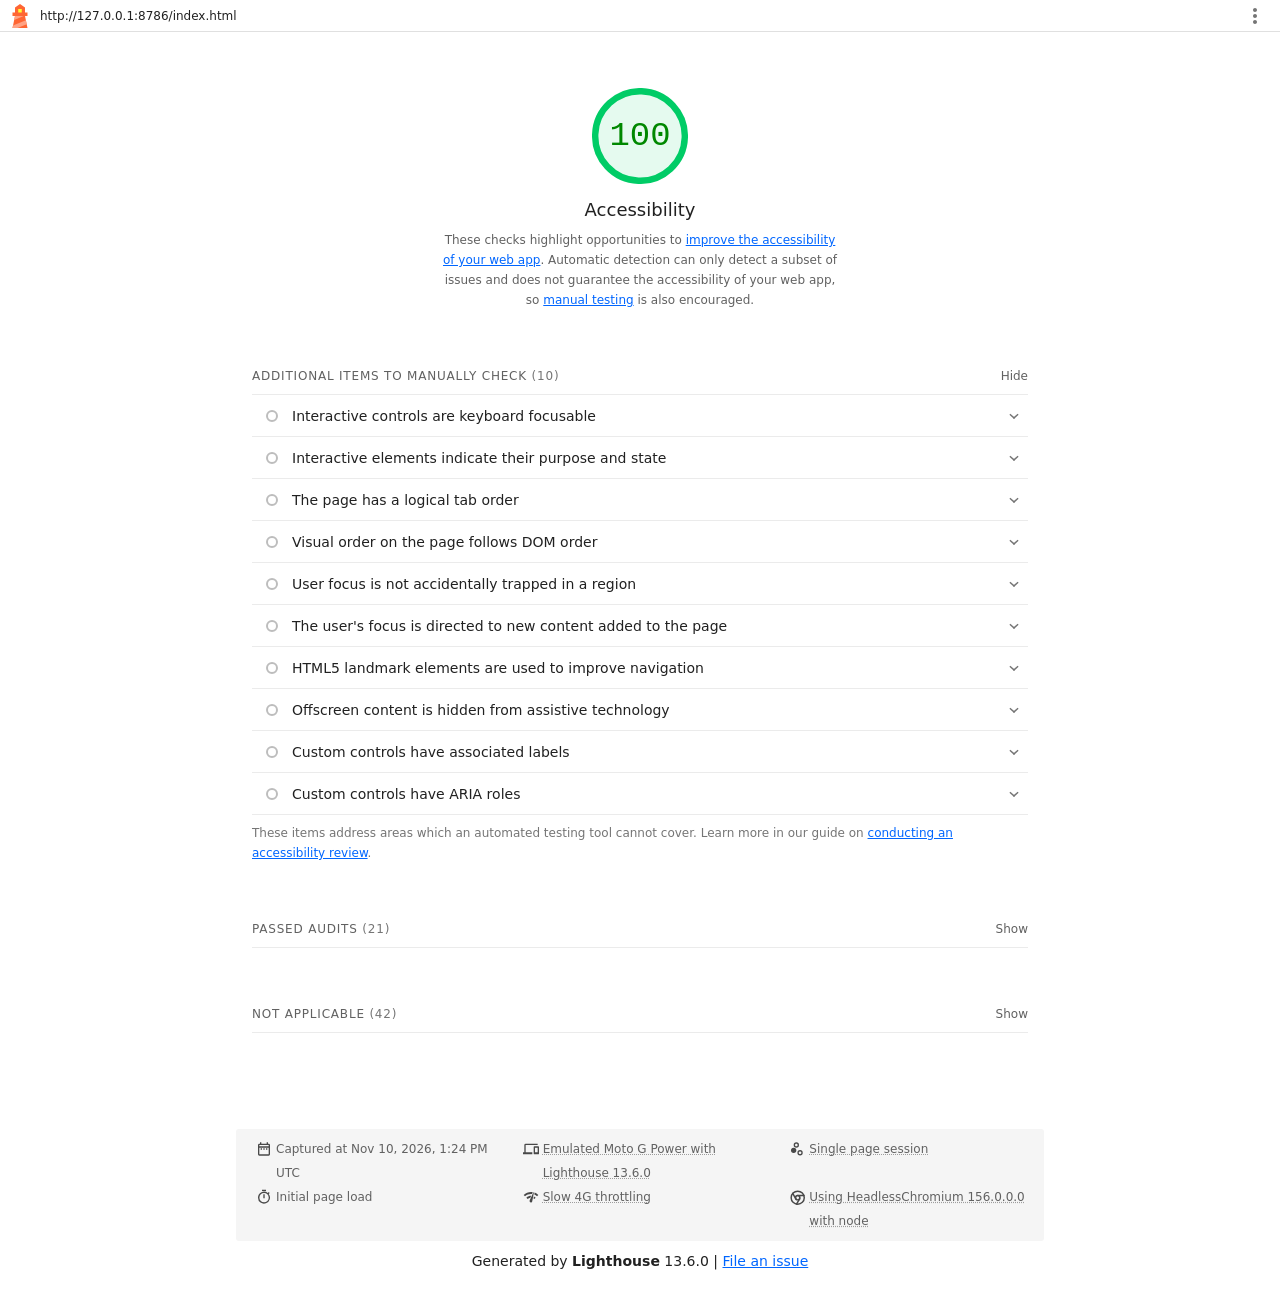
<file: lighthouse/index-accessibility.html>
<!--
@license
Copyright 2018 Google LLC
SPDX-License-Identifier: Apache-2.0
-->
<!doctype html>
<html lang="en">
<head>
  <meta charset="utf-8">
  <meta name="viewport" content="width=device-width, initial-scale=1, minimum-scale=1">
  <link rel="icon" href='data:image/svg+xml;utf8,<svg fill="none" xmlns="http://www.w3.org/2000/svg" viewBox="0 0 48 48"><path d="m14 7 10-7 10 7v10h5v7h-5l5 24H9l5-24H9v-7h5V7Z" fill="%23F63"/><path d="M31.561 24H14l-1.689 8.105L31.561 24ZM18.983 48H9l1.022-4.907L35.723 32.27l1.663 7.98L18.983 48Z" fill="%23FFA385"/><path fill="%23FF3" d="M20.5 10h7v7h-7z"/></svg>'>
  <title>Lighthouse Report</title>
  <style>body {margin: 0}</style>
</head>
<body>
  <noscript>Lighthouse report requires JavaScript. Please enable.</noscript>

  <div id="lh-log"></div>

  <script>window.__LIGHTHOUSE_JSON__ = {"lighthouseVersion":"13.6.0","requestedUrl":"http://127.0.0.1:8786/index.html","mainDocumentUrl":"http://127.0.0.1:8786/index.html","finalDisplayedUrl":"http://127.0.0.1:8786/index.html","finalUrl":"http://127.0.0.1:8786/index.html","fetchTime":"2026-11-10T13:24:42.469Z","gatherMode":"navigation","runWarnings":[],"userAgent":"Mozilla/5.0 (Windows NT 10.0; Win64; x64) AppleWebKit/537.36 (KHTML, like Gecko) HeadlessChrome/156.0.0.0 Safari/537.36","environment":{"networkUserAgent":"Mozilla/5.0 (Linux; Android 11; moto g power (2022)) AppleWebKit/537.36 (KHTML, like Gecko) Chrome/156.0.0.0 Mobile Safari/537.36","hostUserAgent":"Mozilla/5.0 (Windows NT 10.0; Win64; x64) AppleWebKit/537.36 (KHTML, like Gecko) HeadlessChrome/156.0.0.0 Safari/537.36","benchmarkIndex":2692.5,"credits":{"axe-core":"4.14.0"}},"audits":{"accesskeys":{"id":"accesskeys","title":"`[accesskey]` values are unique","description":"Access keys let users quickly focus a part of the page. For proper navigation, each access key must be unique. [Learn more about access keys](https://dequeuniversity.com/rules/axe/4.14/accesskeys).","score":null,"scoreDisplayMode":"notApplicable"},"aria-allowed-attr":{"id":"aria-allowed-attr","title":"`[aria-*]` attributes match their roles","description":"Each ARIA `role` supports a specific subset of `aria-*` attributes. Mismatching these invalidates the `aria-*` attributes. [Learn how to match ARIA attributes to their roles](https://dequeuniversity.com/rules/axe/4.14/aria-allowed-attr).","score":1,"scoreDisplayMode":"binary","details":{"type":"table","headings":[{"key":"node","valueType":"node","subItemsHeading":{"key":"relatedNode","valueType":"node"},"label":"Failing Elements"}],"items":[]}},"aria-allowed-role":{"id":"aria-allowed-role","title":"Uses ARIA roles only on compatible elements","description":"Many HTML elements can only be assigned certain ARIA roles. Using ARIA roles where they are not allowed can interfere with the accessibility of the web page. [Learn more about ARIA roles](https://dequeuniversity.com/rules/axe/4.14/aria-allowed-role).","score":null,"scoreDisplayMode":"notApplicable"},"aria-command-name":{"id":"aria-command-name","title":"`button`, `link`, and `menuitem` elements have accessible names","description":"When an element doesn't have an accessible name, screen readers announce it with a generic name, making it unusable for users who rely on screen readers. [Learn how to make command elements more accessible](https://dequeuniversity.com/rules/axe/4.14/aria-command-name).","score":null,"scoreDisplayMode":"notApplicable"},"aria-conditional-attr":{"id":"aria-conditional-attr","title":"ARIA attributes are used as specified for the element's role","description":"Some ARIA attributes are only allowed on an element under certain conditions. [Learn more about conditional ARIA attributes](https://dequeuniversity.com/rules/axe/4.14/aria-conditional-attr).","score":1,"scoreDisplayMode":"binary","details":{"type":"table","headings":[{"key":"node","valueType":"node","subItemsHeading":{"key":"relatedNode","valueType":"node"},"label":"Failing Elements"}],"items":[]}},"aria-deprecated-role":{"id":"aria-deprecated-role","title":"Deprecated ARIA roles were not used","description":"Deprecated ARIA roles may not be processed correctly by assistive technology. [Learn more about deprecated ARIA roles](https://dequeuniversity.com/rules/axe/4.14/aria-deprecated-role).","score":null,"scoreDisplayMode":"notApplicable"},"aria-dialog-name":{"id":"aria-dialog-name","title":"Elements with `role=\"dialog\"` or `role=\"alertdialog\"` have accessible names.","description":"ARIA dialog elements without accessible names may prevent screen readers users from discerning the purpose of these elements. [Learn how to make ARIA dialog elements more accessible](https://dequeuniversity.com/rules/axe/4.14/aria-dialog-name).","score":null,"scoreDisplayMode":"notApplicable"},"aria-hidden-body":{"id":"aria-hidden-body","title":"`[aria-hidden=\"true\"]` is not present on the document `\u003cbody>`","description":"Assistive technologies, like screen readers, work inconsistently when `aria-hidden=\"true\"` is set on the document `\u003cbody>`. [Learn how `aria-hidden` affects the document body](https://dequeuniversity.com/rules/axe/4.14/aria-hidden-body).","score":1,"scoreDisplayMode":"binary","details":{"type":"table","headings":[{"key":"node","valueType":"node","subItemsHeading":{"key":"relatedNode","valueType":"node"},"label":"Failing Elements"}],"items":[]}},"aria-hidden-focus":{"id":"aria-hidden-focus","title":"`[aria-hidden=\"true\"]` elements do not contain focusable descendents","description":"Focusable descendents within an `[aria-hidden=\"true\"]` element prevent those interactive elements from being available to users of assistive technologies like screen readers. [Learn how `aria-hidden` affects focusable elements](https://dequeuniversity.com/rules/axe/4.14/aria-hidden-focus).","score":1,"scoreDisplayMode":"binary","details":{"type":"table","headings":[{"key":"node","valueType":"node","subItemsHeading":{"key":"relatedNode","valueType":"node"},"label":"Failing Elements"}],"items":[]}},"aria-input-field-name":{"id":"aria-input-field-name","title":"ARIA input fields have accessible names","description":"When an input field doesn't have an accessible name, screen readers announce it with a generic name, making it unusable for users who rely on screen readers. [Learn more about input field labels](https://dequeuniversity.com/rules/axe/4.14/aria-input-field-name).","score":null,"scoreDisplayMode":"notApplicable"},"aria-meter-name":{"id":"aria-meter-name","title":"ARIA `meter` elements have accessible names","description":"When a meter element doesn't have an accessible name, screen readers announce it with a generic name, making it unusable for users who rely on screen readers. [Learn how to name `meter` elements](https://dequeuniversity.com/rules/axe/4.14/aria-meter-name).","score":null,"scoreDisplayMode":"notApplicable"},"aria-progressbar-name":{"id":"aria-progressbar-name","title":"ARIA `progressbar` elements have accessible names","description":"When a `progressbar` element doesn't have an accessible name, screen readers announce it with a generic name, making it unusable for users who rely on screen readers. [Learn how to label `progressbar` elements](https://dequeuniversity.com/rules/axe/4.14/aria-progressbar-name).","score":null,"scoreDisplayMode":"notApplicable"},"aria-prohibited-attr":{"id":"aria-prohibited-attr","title":"Elements use only permitted ARIA attributes","description":"Using ARIA attributes in roles where they are prohibited can mean that important information is not communicated to users of assistive technologies. [Learn more about prohibited ARIA roles](https://dequeuniversity.com/rules/axe/4.14/aria-prohibited-attr).","score":1,"scoreDisplayMode":"binary","details":{"type":"table","headings":[{"key":"node","valueType":"node","subItemsHeading":{"key":"relatedNode","valueType":"node"},"label":"Failing Elements"}],"items":[]}},"aria-required-attr":{"id":"aria-required-attr","title":"`[role]`s have all required `[aria-*]` attributes","description":"Some ARIA roles have required attributes that describe the state of the element to screen readers. [Learn more about roles and required attributes](https://dequeuniversity.com/rules/axe/4.14/aria-required-attr).","score":null,"scoreDisplayMode":"notApplicable"},"aria-required-children":{"id":"aria-required-children","title":"Elements with an ARIA `[role]` that require children to contain a specific `[role]` have all required children.","description":"Some ARIA parent roles must contain specific child roles to perform their intended accessibility functions. [Learn more about roles and required children elements](https://dequeuniversity.com/rules/axe/4.14/aria-required-children).","score":null,"scoreDisplayMode":"notApplicable"},"aria-required-parent":{"id":"aria-required-parent","title":"`[role]`s are contained by their required parent element","description":"Some ARIA child roles must be contained by specific parent roles to properly perform their intended accessibility functions. [Learn more about ARIA roles and required parent element](https://dequeuniversity.com/rules/axe/4.14/aria-required-parent).","score":null,"scoreDisplayMode":"notApplicable"},"aria-roles":{"id":"aria-roles","title":"`[role]` values are valid","description":"ARIA roles must have valid values in order to perform their intended accessibility functions. [Learn more about valid ARIA roles](https://dequeuniversity.com/rules/axe/4.14/aria-roles).","score":null,"scoreDisplayMode":"notApplicable"},"aria-text":{"id":"aria-text","title":"Elements with the `role=text` attribute do not have focusable descendents.","description":"Adding `role=text` around a text node split by markup enables VoiceOver to treat it as one phrase, but the element's focusable descendents will not be announced. [Learn more about the `role=text` attribute](https://dequeuniversity.com/rules/axe/4.14/aria-text).","score":null,"scoreDisplayMode":"notApplicable"},"aria-toggle-field-name":{"id":"aria-toggle-field-name","title":"ARIA toggle fields have accessible names","description":"When a toggle field doesn't have an accessible name, screen readers announce it with a generic name, making it unusable for users who rely on screen readers. [Learn more about toggle fields](https://dequeuniversity.com/rules/axe/4.14/aria-toggle-field-name).","score":null,"scoreDisplayMode":"notApplicable"},"aria-tooltip-name":{"id":"aria-tooltip-name","title":"ARIA `tooltip` elements have accessible names","description":"When a tooltip element doesn't have an accessible name, screen readers announce it with a generic name, making it unusable for users who rely on screen readers. [Learn how to name `tooltip` elements](https://dequeuniversity.com/rules/axe/4.14/aria-tooltip-name).","score":null,"scoreDisplayMode":"notApplicable"},"aria-treeitem-name":{"id":"aria-treeitem-name","title":"ARIA `treeitem` elements have accessible names","description":"When a `treeitem` element doesn't have an accessible name, screen readers announce it with a generic name, making it unusable for users who rely on screen readers. [Learn more about labeling `treeitem` elements](https://dequeuniversity.com/rules/axe/4.14/aria-treeitem-name).","score":null,"scoreDisplayMode":"notApplicable"},"aria-valid-attr-value":{"id":"aria-valid-attr-value","title":"`[aria-*]` attributes have valid values","description":"Assistive technologies, like screen readers, can't interpret ARIA attributes with invalid values. [Learn more about valid values for ARIA attributes](https://dequeuniversity.com/rules/axe/4.14/aria-valid-attr-value).","score":1,"scoreDisplayMode":"binary","details":{"type":"table","headings":[{"key":"node","valueType":"node","subItemsHeading":{"key":"relatedNode","valueType":"node"},"label":"Failing Elements"}],"items":[]}},"aria-valid-attr":{"id":"aria-valid-attr","title":"`[aria-*]` attributes are valid and not misspelled","description":"Assistive technologies, like screen readers, can't interpret ARIA attributes with invalid names. [Learn more about valid ARIA attributes](https://dequeuniversity.com/rules/axe/4.14/aria-valid-attr).","score":1,"scoreDisplayMode":"binary","details":{"type":"table","headings":[{"key":"node","valueType":"node","subItemsHeading":{"key":"relatedNode","valueType":"node"},"label":"Failing Elements"}],"items":[]}},"button-name":{"id":"button-name","title":"Buttons have an accessible name","description":"When a button doesn't have an accessible name, screen readers announce it as \"button\", making it unusable for users who rely on screen readers. [Learn how to make buttons more accessible](https://dequeuniversity.com/rules/axe/4.14/button-name).","score":1,"scoreDisplayMode":"binary","details":{"type":"table","headings":[{"key":"node","valueType":"node","subItemsHeading":{"key":"relatedNode","valueType":"node"},"label":"Failing Elements"}],"items":[]}},"bypass":{"id":"bypass","title":"The page contains a heading, skip link, or landmark region","description":"Adding ways to bypass repetitive content lets keyboard users navigate the page more efficiently. [Learn more about bypass blocks](https://dequeuniversity.com/rules/axe/4.14/bypass).","score":null,"scoreDisplayMode":"notApplicable"},"color-contrast":{"id":"color-contrast","title":"Background and foreground colors have a sufficient contrast ratio","description":"Low-contrast text is difficult or impossible for many users to read. [Learn how to provide sufficient color contrast](https://dequeuniversity.com/rules/axe/4.14/color-contrast).","score":1,"scoreDisplayMode":"binary","details":{"type":"table","headings":[{"key":"node","valueType":"node","subItemsHeading":{"key":"relatedNode","valueType":"node"},"label":"Failing Elements"}],"items":[]}},"definition-list":{"id":"definition-list","title":"`\u003cdl>`'s contain only properly-ordered `\u003cdt>` and `\u003cdd>` groups, `\u003cscript>`, `\u003ctemplate>` or `\u003cdiv>` elements.","description":"When definition lists are not properly marked up, screen readers may produce confusing or inaccurate output. [Learn how to structure definition lists correctly](https://dequeuniversity.com/rules/axe/4.14/definition-list).","score":null,"scoreDisplayMode":"notApplicable"},"dlitem":{"id":"dlitem","title":"Definition list items are wrapped in `\u003cdl>` elements","description":"Definition list items (`\u003cdt>` and `\u003cdd>`) must be wrapped in a parent `\u003cdl>` element to ensure that screen readers can properly announce them. [Learn how to structure definition lists correctly](https://dequeuniversity.com/rules/axe/4.14/dlitem).","score":null,"scoreDisplayMode":"notApplicable"},"document-title":{"id":"document-title","title":"Document has a `\u003ctitle>` element","description":"The title gives screen reader users an overview of the page, and search engine users rely on it heavily to determine if a page is relevant to their search. [Learn more about document titles](https://dequeuniversity.com/rules/axe/4.14/document-title).","score":1,"scoreDisplayMode":"binary","details":{"type":"table","headings":[{"key":"node","valueType":"node","subItemsHeading":{"key":"relatedNode","valueType":"node"},"label":"Failing Elements"}],"items":[]}},"duplicate-id-aria":{"id":"duplicate-id-aria","title":"ARIA IDs are unique","description":"The value of an ARIA ID must be unique to prevent other instances from being overlooked by assistive technologies. [Learn how to fix duplicate ARIA IDs](https://dequeuniversity.com/rules/axe/4.14/duplicate-id-aria).","score":null,"scoreDisplayMode":"notApplicable"},"empty-heading":{"id":"empty-heading","title":"All heading elements contain content.","description":"A heading with no content or inaccessible text prevent screen reader users from accessing information on the page's structure. [Learn more about headings](https://dequeuniversity.com/rules/axe/4.14/empty-heading).","score":null,"scoreDisplayMode":"notApplicable"},"form-field-multiple-labels":{"id":"form-field-multiple-labels","title":"No form fields have multiple labels","description":"Form fields with multiple labels can be confusingly announced by assistive technologies like screen readers which use either the first, the last, or all of the labels. [Learn how to use form labels](https://dequeuniversity.com/rules/axe/4.14/form-field-multiple-labels).","score":null,"scoreDisplayMode":"notApplicable"},"frame-title":{"id":"frame-title","title":"`\u003cframe>` or `\u003ciframe>` elements have a title","description":"Screen reader users rely on frame titles to describe the contents of frames. [Learn more about frame titles](https://dequeuniversity.com/rules/axe/4.14/frame-title).","score":null,"scoreDisplayMode":"notApplicable"},"heading-order":{"id":"heading-order","title":"Heading elements appear in a sequentially-descending order","description":"Properly ordered headings that do not skip levels convey the semantic structure of the page, making it easier to navigate and understand when using assistive technologies. [Learn more about heading order](https://dequeuniversity.com/rules/axe/4.14/heading-order).","score":1,"scoreDisplayMode":"binary","details":{"type":"table","headings":[{"key":"node","valueType":"node","subItemsHeading":{"key":"relatedNode","valueType":"node"},"label":"Failing Elements"}],"items":[]}},"html-has-lang":{"id":"html-has-lang","title":"`\u003chtml>` element has a `[lang]` attribute","description":"If a page doesn't specify a `lang` attribute, a screen reader assumes that the page is in the default language that the user chose when setting up the screen reader. If the page isn't actually in the default language, then the screen reader might not announce the page's text correctly. [Learn more about the `lang` attribute](https://dequeuniversity.com/rules/axe/4.14/html-has-lang).","score":1,"scoreDisplayMode":"binary","details":{"type":"table","headings":[{"key":"node","valueType":"node","subItemsHeading":{"key":"relatedNode","valueType":"node"},"label":"Failing Elements"}],"items":[]}},"html-lang-valid":{"id":"html-lang-valid","title":"`\u003chtml>` element has a valid value for its `[lang]` attribute","description":"Specifying a valid [BCP 47 language](https://www.w3.org/International/questions/qa-choosing-language-tags#question) helps screen readers announce text properly. [Learn how to use the `lang` attribute](https://dequeuniversity.com/rules/axe/4.14/html-lang-valid).","score":1,"scoreDisplayMode":"binary","details":{"type":"table","headings":[{"key":"node","valueType":"node","subItemsHeading":{"key":"relatedNode","valueType":"node"},"label":"Failing Elements"}],"items":[]}},"html-xml-lang-mismatch":{"id":"html-xml-lang-mismatch","title":"`\u003chtml>` element has an `[xml:lang]` attribute with the same base language as the `[lang]` attribute.","description":"If the webpage does not specify a consistent language, then the screen reader might not announce the page's text correctly. [Learn more about the `lang` attribute](https://dequeuniversity.com/rules/axe/4.14/html-xml-lang-mismatch).","score":null,"scoreDisplayMode":"notApplicable"},"identical-links-same-purpose":{"id":"identical-links-same-purpose","title":"Identical links have the same purpose.","description":"Links with the same destination should have the same description, to help users understand the link's purpose and decide whether to follow it. [Learn more about identical links](https://dequeuniversity.com/rules/axe/4.14/identical-links-same-purpose).","score":null,"scoreDisplayMode":"notApplicable"},"image-alt":{"id":"image-alt","title":"Image elements have `[alt]` attributes","description":"Informative elements should aim for short, descriptive alternate text. Decorative elements can be ignored with an empty alt attribute. [Learn more about the `alt` attribute](https://dequeuniversity.com/rules/axe/4.14/image-alt).","score":1,"scoreDisplayMode":"binary","details":{"type":"table","headings":[{"key":"node","valueType":"node","subItemsHeading":{"key":"relatedNode","valueType":"node"},"label":"Failing Elements"}],"items":[]}},"image-redundant-alt":{"id":"image-redundant-alt","title":"Image elements do not have `[alt]` attributes that are redundant text.","description":"Informative elements should aim for short, descriptive alternative text. Alternative text that is exactly the same as the text adjacent to the link or image is potentially confusing for screen reader users, because the text will be read twice. [Learn more about the `alt` attribute](https://dequeuniversity.com/rules/axe/4.14/image-redundant-alt).","score":null,"scoreDisplayMode":"notApplicable"},"input-button-name":{"id":"input-button-name","title":"Input buttons have discernible text.","description":"Adding discernable and accessible text to input buttons may help screen reader users understand the purpose of the input button. [Learn more about input buttons](https://dequeuniversity.com/rules/axe/4.14/input-button-name).","score":null,"scoreDisplayMode":"notApplicable"},"input-image-alt":{"id":"input-image-alt","title":"`\u003cinput type=\"image\">` elements have `[alt]` text","description":"When an image is being used as an `\u003cinput>` button, providing alternative text can help screen reader users understand the purpose of the button. [Learn about input image alt text](https://dequeuniversity.com/rules/axe/4.14/input-image-alt).","score":null,"scoreDisplayMode":"notApplicable"},"label-content-name-mismatch":{"id":"label-content-name-mismatch","title":"Elements with visible text labels have matching accessible names.","description":"Visible text labels that do not match the accessible name can result in a confusing experience for screen reader users. [Learn more about accessible names](https://dequeuniversity.com/rules/axe/4.14/label-content-name-mismatch).","score":1,"scoreDisplayMode":"binary","details":{"type":"table","headings":[{"key":"node","valueType":"node","subItemsHeading":{"key":"relatedNode","valueType":"node"},"label":"Failing Elements"}],"items":[]}},"label":{"id":"label","title":"Form elements have associated labels","description":"Labels ensure that form controls are announced properly by assistive technologies, like screen readers. [Learn more about form element labels](https://dequeuniversity.com/rules/axe/4.14/label).","score":null,"scoreDisplayMode":"notApplicable"},"landmark-one-main":{"id":"landmark-one-main","title":"Document has a main landmark.","description":"One main landmark helps screen reader users navigate a web page. [Learn more about landmarks](https://dequeuniversity.com/rules/axe/4.14/landmark-one-main).","score":1,"scoreDisplayMode":"binary","details":{"type":"table","headings":[{"key":"node","valueType":"node","subItemsHeading":{"key":"relatedNode","valueType":"node"},"label":"Failing Elements"}],"items":[]}},"link-name":{"id":"link-name","title":"Links have a discernible name","description":"Link text (and alternate text for images, when used as links) that is discernible, unique, and focusable improves the navigation experience for screen reader users. [Learn how to make links accessible](https://dequeuniversity.com/rules/axe/4.14/link-name).","score":1,"scoreDisplayMode":"binary","details":{"type":"table","headings":[{"key":"node","valueType":"node","subItemsHeading":{"key":"relatedNode","valueType":"node"},"label":"Failing Elements"}],"items":[]}},"link-in-text-block":{"id":"link-in-text-block","title":"Links are distinguishable without relying on color.","description":"Low-contrast text is difficult or impossible for many users to read. Link text that is discernible improves the experience for users with low vision. [Learn how to make links distinguishable](https://dequeuniversity.com/rules/axe/4.14/link-in-text-block).","score":null,"scoreDisplayMode":"notApplicable"},"list":{"id":"list","title":"Lists contain only `\u003cli>` elements and script supporting elements (`\u003cscript>` and `\u003ctemplate>`).","description":"Screen readers have a specific way of announcing lists. Ensuring proper list structure aids screen reader output. [Learn more about proper list structure](https://dequeuniversity.com/rules/axe/4.14/list).","score":null,"scoreDisplayMode":"notApplicable"},"listitem":{"id":"listitem","title":"List items (`\u003cli>`) are contained within `\u003cul>`, `\u003col>` or `\u003cmenu>` parent elements","description":"Screen readers require list items (`\u003cli>`) to be contained within a parent `\u003cul>`, `\u003col>` or `\u003cmenu>` to be announced properly. [Learn more about proper list structure](https://dequeuniversity.com/rules/axe/4.14/listitem).","score":null,"scoreDisplayMode":"notApplicable"},"meta-refresh":{"id":"meta-refresh","title":"The document does not use `\u003cmeta http-equiv=\"refresh\">`","description":"Users do not expect a page to refresh automatically, and doing so will move focus back to the top of the page. This may create a frustrating or confusing experience. [Learn more about the refresh meta tag](https://dequeuniversity.com/rules/axe/4.14/meta-refresh).","score":null,"scoreDisplayMode":"notApplicable"},"meta-viewport":{"id":"meta-viewport","title":"`[user-scalable=\"no\"]` is not used in the `\u003cmeta name=\"viewport\">` element and the `[maximum-scale]` attribute is not less than 5.","description":"Disabling zooming is problematic for users with low vision who rely on screen magnification to properly see the contents of a web page. [Learn more about the viewport meta tag](https://dequeuniversity.com/rules/axe/4.14/meta-viewport).","score":1,"scoreDisplayMode":"binary","details":{"type":"table","headings":[{"key":"node","valueType":"node","subItemsHeading":{"key":"relatedNode","valueType":"node"},"label":"Failing Elements"}],"items":[]}},"object-alt":{"id":"object-alt","title":"`\u003cobject>` elements have alternate text","description":"Screen readers cannot translate non-text content. Adding alternate text to `\u003cobject>` elements helps screen readers convey meaning to users. [Learn more about alt text for `object` elements](https://dequeuniversity.com/rules/axe/4.14/object-alt).","score":null,"scoreDisplayMode":"notApplicable"},"select-name":{"id":"select-name","title":"Select elements have associated label elements.","description":"Form elements without effective labels can create frustrating experiences for screen reader users. [Learn more about the `select` element](https://dequeuniversity.com/rules/axe/4.14/select-name).","score":null,"scoreDisplayMode":"notApplicable"},"skip-link":{"id":"skip-link","title":"Skip links are focusable.","description":"Including a skip link can help users skip to the main content to save time. [Learn more about skip links](https://dequeuniversity.com/rules/axe/4.14/skip-link).","score":1,"scoreDisplayMode":"binary","details":{"type":"table","headings":[{"key":"node","valueType":"node","subItemsHeading":{"key":"relatedNode","valueType":"node"},"label":"Failing Elements"}],"items":[]}},"tabindex":{"id":"tabindex","title":"No element has a `[tabindex]` value greater than 0","description":"A value greater than 0 implies an explicit navigation ordering. Although technically valid, this often creates frustrating experiences for users who rely on assistive technologies. [Learn more about the `tabindex` attribute](https://dequeuniversity.com/rules/axe/4.14/tabindex).","score":1,"scoreDisplayMode":"binary","details":{"type":"table","headings":[{"key":"node","valueType":"node","subItemsHeading":{"key":"relatedNode","valueType":"node"},"label":"Failing Elements"}],"items":[]}},"table-duplicate-name":{"id":"table-duplicate-name","title":"Tables have different content in the summary attribute and `\u003ccaption>`.","description":"The summary attribute should describe the table structure, while `\u003ccaption>` should have the onscreen title. Accurate table mark-up helps users of screen readers. [Learn more about summary and caption](https://dequeuniversity.com/rules/axe/4.14/table-duplicate-name).","score":null,"scoreDisplayMode":"notApplicable"},"table-fake-caption":{"id":"table-fake-caption","title":"Tables use `\u003ccaption>` instead of cells with the `[colspan]` attribute to indicate a caption.","description":"Screen readers have features to make navigating tables easier. Ensuring that tables use the actual caption element instead of cells with the `[colspan]` attribute may improve the experience for screen reader users. [Learn more about captions](https://dequeuniversity.com/rules/axe/4.14/table-fake-caption).","score":null,"scoreDisplayMode":"notApplicable"},"target-size":{"id":"target-size","title":"Touch targets have sufficient size and spacing.","description":"Touch targets with sufficient size and spacing help users who may have difficulty targeting small controls to activate the targets. [Learn more about touch targets](https://dequeuniversity.com/rules/axe/4.14/target-size).","score":1,"scoreDisplayMode":"binary","details":{"type":"table","headings":[{"key":"node","valueType":"node","subItemsHeading":{"key":"relatedNode","valueType":"node"},"label":"Failing Elements"}],"items":[]}},"td-has-header":{"id":"td-has-header","title":"`\u003ctd>` elements in a large `\u003ctable>` have one or more table headers.","description":"Screen readers have features to make navigating tables easier. Ensuring that `\u003ctd>` elements in a large table (3 or more cells in width and height) have an associated table header may improve the experience for screen reader users. [Learn more about table headers](https://dequeuniversity.com/rules/axe/4.14/td-has-header).","score":null,"scoreDisplayMode":"notApplicable"},"td-headers-attr":{"id":"td-headers-attr","title":"Cells in a `\u003ctable>` element that use the `[headers]` attribute refer to table cells within the same table.","description":"Screen readers have features to make navigating tables easier. Ensuring `\u003ctd>` cells using the `[headers]` attribute only refer to other cells in the same table may improve the experience for screen reader users. [Learn more about the `headers` attribute](https://dequeuniversity.com/rules/axe/4.14/td-headers-attr).","score":null,"scoreDisplayMode":"notApplicable"},"th-has-data-cells":{"id":"th-has-data-cells","title":"`\u003cth>` elements and elements with `[role=\"columnheader\"/\"rowheader\"]` have data cells they describe.","description":"Screen readers have features to make navigating tables easier. Ensuring table headers always refer to some set of cells may improve the experience for screen reader users. [Learn more about table headers](https://dequeuniversity.com/rules/axe/4.14/th-has-data-cells).","score":null,"scoreDisplayMode":"notApplicable"},"valid-lang":{"id":"valid-lang","title":"`[lang]` attributes have a valid value","description":"Specifying a valid [BCP 47 language](https://www.w3.org/International/questions/qa-choosing-language-tags#question) on elements helps ensure that text is pronounced correctly by a screen reader. [Learn how to use the `lang` attribute](https://dequeuniversity.com/rules/axe/4.14/valid-lang).","score":null,"scoreDisplayMode":"notApplicable"},"video-caption":{"id":"video-caption","title":"`\u003cvideo>` elements contain a `\u003ctrack>` element with `[kind=\"captions\"]`","description":"When a video provides a caption it is easier for deaf and hearing impaired users to access its information. [Learn more about video captions](https://dequeuniversity.com/rules/axe/4.14/video-caption).","score":null,"scoreDisplayMode":"notApplicable"},"custom-controls-labels":{"id":"custom-controls-labels","title":"Custom controls have associated labels","description":"Custom interactive controls have associated labels, provided by aria-label or aria-labelledby. [Learn more about custom controls and labels](https://developer.chrome.com/docs/lighthouse/accessibility/custom-controls-labels/).","score":null,"scoreDisplayMode":"manual"},"custom-controls-roles":{"id":"custom-controls-roles","title":"Custom controls have ARIA roles","description":"Custom interactive controls have appropriate ARIA roles. [Learn how to add roles to custom controls](https://developer.chrome.com/docs/lighthouse/accessibility/custom-control-roles/).","score":null,"scoreDisplayMode":"manual"},"focus-traps":{"id":"focus-traps","title":"User focus is not accidentally trapped in a region","description":"A user can tab into and out of any control or region without accidentally trapping their focus. [Learn how to avoid focus traps](https://developer.chrome.com/docs/lighthouse/accessibility/focus-traps/).","score":null,"scoreDisplayMode":"manual"},"focusable-controls":{"id":"focusable-controls","title":"Interactive controls are keyboard focusable","description":"Custom interactive controls are keyboard focusable and display a focus indicator. [Learn how to make custom controls focusable](https://developer.chrome.com/docs/lighthouse/accessibility/focusable-controls/).","score":null,"scoreDisplayMode":"manual"},"interactive-element-affordance":{"id":"interactive-element-affordance","title":"Interactive elements indicate their purpose and state","description":"Interactive elements, such as links and buttons, should indicate their state and be distinguishable from non-interactive elements. [Learn how to decorate interactive elements with affordance hints](https://developer.chrome.com/docs/lighthouse/accessibility/interactive-element-affordance/).","score":null,"scoreDisplayMode":"manual"},"logical-tab-order":{"id":"logical-tab-order","title":"The page has a logical tab order","description":"Tabbing through the page follows the visual layout. Users cannot focus elements that are offscreen. [Learn more about logical tab ordering](https://developer.chrome.com/docs/lighthouse/accessibility/logical-tab-order/).","score":null,"scoreDisplayMode":"manual"},"managed-focus":{"id":"managed-focus","title":"The user's focus is directed to new content added to the page","description":"If new content, such as a dialog, is added to the page, the user's focus is directed to it. [Learn how to direct focus to new content](https://developer.chrome.com/docs/lighthouse/accessibility/managed-focus/).","score":null,"scoreDisplayMode":"manual"},"offscreen-content-hidden":{"id":"offscreen-content-hidden","title":"Offscreen content is hidden from assistive technology","description":"Offscreen content is hidden with display: none or aria-hidden=true. [Learn how to properly hide offscreen content](https://developer.chrome.com/docs/lighthouse/accessibility/offscreen-content-hidden/).","score":null,"scoreDisplayMode":"manual"},"use-landmarks":{"id":"use-landmarks","title":"HTML5 landmark elements are used to improve navigation","description":"Landmark elements (`\u003cmain>`, `\u003cnav>`, etc.) are used to improve the keyboard navigation of the page for assistive technology. [Learn more about landmark elements](https://developer.chrome.com/docs/lighthouse/accessibility/use-landmarks/).","score":null,"scoreDisplayMode":"manual"},"visual-order-follows-dom":{"id":"visual-order-follows-dom","title":"Visual order on the page follows DOM order","description":"DOM order matches the visual order, improving navigation for assistive technology. [Learn more about DOM and visual ordering](https://developer.chrome.com/docs/lighthouse/accessibility/visual-order-follows-dom/).","score":null,"scoreDisplayMode":"manual"},"autocomplete-valid":{"id":"autocomplete-valid","title":"`autocomplete` attributes are used correctly","description":"The `autocomplete` attribute values must be valid and correctly applied for screen readers to function correctly. [Learn more about valid autocomplete values](https://dequeuniversity.com/rules/axe/4.14/autocomplete-valid).","score":null,"scoreDisplayMode":"notApplicable"},"presentation-role-conflict":{"id":"presentation-role-conflict","title":"Elements with `role=\"none\"` or `role=\"presentation\"` do not have conflicts","description":"There are certain cases where the semantic role of an element with `role=\"none\"` or `role=\"presentation\"` does not resolve to none or presentation. To ensure the element remains removed from the accessibility tree, you should not add any global ARIA attributes to the element or make it focusable. [Learn more about presentation role conflict](https://dequeuniversity.com/rules/axe/4.14/presentation-role-conflict).","score":1,"scoreDisplayMode":"binary","details":{"type":"table","headings":[{"key":"node","valueType":"node","subItemsHeading":{"key":"relatedNode","valueType":"node"},"label":"Failing Elements"}],"items":[]}},"svg-img-alt":{"id":"svg-img-alt","title":"SVG elements with an `img` role have an accessible text alternative","description":"Ensures SVG elements with an `img`, `graphics-document` or `graphics-symbol` role have an accessible text alternative. [Learn more about SVG alt text](https://dequeuniversity.com/rules/axe/4.14/svg-img-alt).","score":null,"scoreDisplayMode":"notApplicable"}},"configSettings":{"output":"html","maxWaitForFcp":30000,"maxWaitForLoad":45000,"pauseAfterFcpMs":1000,"pauseAfterLoadMs":1000,"networkQuietThresholdMs":1000,"cpuQuietThresholdMs":1000,"formFactor":"mobile","throttling":{"rttMs":150,"throughputKbps":1638.4,"requestLatencyMs":562.5,"downloadThroughputKbps":1474.5600000000002,"uploadThroughputKbps":675,"cpuSlowdownMultiplier":4},"throttlingMethod":"simulate","screenEmulation":{"mobile":true,"width":412,"height":823,"deviceScaleFactor":1.75,"disabled":false},"emulatedUserAgent":"Mozilla/5.0 (Linux; Android 11; moto g power (2022)) AppleWebKit/537.36 (KHTML, like Gecko) Chrome/136.0.0.0 Mobile Safari/537.36","auditMode":false,"gatherMode":false,"clearStorageTypes":["file_systems","shader_cache","service_workers","cache_storage"],"disableStorageReset":false,"debugNavigation":false,"channel":"node","usePassiveGathering":false,"disableFullPageScreenshot":false,"skipAboutBlank":false,"blankPage":"about:blank","ignoreStatusCode":false,"locale":"en-US","blockedUrlPatterns":null,"additionalTraceCategories":null,"extraHeaders":null,"precomputedLanternData":null,"onlyAudits":null,"onlyCategories":["accessibility"],"skipAudits":null},"categories":{"accessibility":{"title":"Accessibility","description":"These checks highlight opportunities to [improve the accessibility of your web app](https://developer.chrome.com/docs/lighthouse/accessibility/). Automatic detection can only detect a subset of issues and does not guarantee the accessibility of your web app, so [manual testing](https://web.dev/articles/how-to-review) is also encouraged.","manualDescription":"These items address areas which an automated testing tool cannot cover. Learn more in our guide on [conducting an accessibility review](https://web.dev/articles/how-to-review).","supportedModes":["navigation","snapshot"],"auditRefs":[{"id":"accesskeys","weight":0,"group":"a11y-navigation"},{"id":"aria-allowed-attr","weight":10,"group":"a11y-aria"},{"id":"aria-command-name","weight":0,"group":"a11y-aria"},{"id":"aria-conditional-attr","weight":7,"group":"a11y-aria"},{"id":"aria-deprecated-role","weight":0,"group":"a11y-aria"},{"id":"aria-dialog-name","weight":0,"group":"a11y-aria"},{"id":"aria-hidden-body","weight":10,"group":"a11y-aria"},{"id":"aria-hidden-focus","weight":7,"group":"a11y-aria"},{"id":"aria-input-field-name","weight":0,"group":"a11y-aria"},{"id":"aria-meter-name","weight":0,"group":"a11y-aria"},{"id":"aria-progressbar-name","weight":0,"group":"a11y-aria"},{"id":"aria-prohibited-attr","weight":7,"group":"a11y-aria"},{"id":"aria-required-attr","weight":0,"group":"a11y-aria"},{"id":"aria-required-children","weight":0,"group":"a11y-aria"},{"id":"aria-required-parent","weight":0,"group":"a11y-aria"},{"id":"aria-roles","weight":0,"group":"a11y-aria"},{"id":"aria-text","weight":0,"group":"a11y-aria"},{"id":"aria-toggle-field-name","weight":0,"group":"a11y-aria"},{"id":"aria-tooltip-name","weight":0,"group":"a11y-aria"},{"id":"aria-treeitem-name","weight":0,"group":"a11y-aria"},{"id":"aria-valid-attr-value","weight":10,"group":"a11y-aria"},{"id":"aria-valid-attr","weight":10,"group":"a11y-aria"},{"id":"button-name","weight":10,"group":"a11y-names-labels"},{"id":"bypass","weight":0,"group":"a11y-navigation"},{"id":"color-contrast","weight":7,"group":"a11y-color-contrast"},{"id":"definition-list","weight":0,"group":"a11y-tables-lists"},{"id":"dlitem","weight":0,"group":"a11y-tables-lists"},{"id":"document-title","weight":7,"group":"a11y-names-labels"},{"id":"duplicate-id-aria","weight":0,"group":"a11y-aria"},{"id":"form-field-multiple-labels","weight":0,"group":"a11y-names-labels"},{"id":"frame-title","weight":0,"group":"a11y-names-labels"},{"id":"heading-order","weight":3,"group":"a11y-navigation"},{"id":"html-has-lang","weight":7,"group":"a11y-language"},{"id":"html-lang-valid","weight":7,"group":"a11y-language"},{"id":"html-xml-lang-mismatch","weight":0,"group":"a11y-language"},{"id":"image-alt","weight":10,"group":"a11y-names-labels"},{"id":"input-button-name","weight":0,"group":"a11y-names-labels"},{"id":"input-image-alt","weight":0,"group":"a11y-names-labels"},{"id":"label","weight":0,"group":"a11y-names-labels"},{"id":"link-in-text-block","weight":0,"group":"a11y-color-contrast"},{"id":"link-name","weight":7,"group":"a11y-names-labels"},{"id":"list","weight":0,"group":"a11y-tables-lists"},{"id":"listitem","weight":0,"group":"a11y-tables-lists"},{"id":"meta-refresh","weight":0,"group":"a11y-best-practices"},{"id":"meta-viewport","weight":10,"group":"a11y-best-practices"},{"id":"object-alt","weight":0,"group":"a11y-names-labels"},{"id":"select-name","weight":0,"group":"a11y-names-labels"},{"id":"skip-link","weight":3,"group":"a11y-names-labels"},{"id":"tabindex","weight":7,"group":"a11y-navigation"},{"id":"target-size","weight":7,"group":"a11y-best-practices"},{"id":"td-headers-attr","weight":0,"group":"a11y-tables-lists"},{"id":"th-has-data-cells","weight":0,"group":"a11y-tables-lists"},{"id":"valid-lang","weight":0,"group":"a11y-language"},{"id":"video-caption","weight":0,"group":"a11y-audio-video"},{"id":"landmark-one-main","weight":3,"group":"a11y-best-practices"},{"id":"autocomplete-valid","weight":0,"group":"a11y-best-practices"},{"id":"presentation-role-conflict","weight":1,"group":"a11y-best-practices"},{"id":"svg-img-alt","weight":0,"group":"a11y-best-practices"},{"id":"focusable-controls","weight":0},{"id":"interactive-element-affordance","weight":0},{"id":"logical-tab-order","weight":0},{"id":"visual-order-follows-dom","weight":0},{"id":"focus-traps","weight":0},{"id":"managed-focus","weight":0},{"id":"use-landmarks","weight":0},{"id":"offscreen-content-hidden","weight":0},{"id":"custom-controls-labels","weight":0},{"id":"custom-controls-roles","weight":0},{"id":"table-duplicate-name","weight":0,"group":"a11y-best-practices"},{"id":"empty-heading","weight":0,"group":"a11y-best-practices"},{"id":"aria-allowed-role","weight":0,"group":"a11y-best-practices"},{"id":"image-redundant-alt","weight":0,"group":"a11y-names-labels"},{"id":"identical-links-same-purpose","weight":0,"group":"a11y-best-practices"},{"id":"label-content-name-mismatch","weight":0,"group":"hidden"},{"id":"table-fake-caption","weight":0,"group":"hidden"},{"id":"td-has-header","weight":0,"group":"hidden"}],"id":"accessibility","score":1}},"categoryGroups":{"metrics":{"title":"Metrics"},"insights":{"title":"Insights","description":"These insights are also available in the Chrome DevTools Performance Panel - [record a trace](https://developer.chrome.com/docs/devtools/performance/reference) to view more detailed information."},"diagnostics":{"title":"Diagnostics","description":"More information about the performance of your application. These numbers don't [directly affect](https://developer.chrome.com/docs/lighthouse/performance/performance-scoring/) the Performance score."},"a11y-best-practices":{"title":"Best practices","description":"These items highlight common accessibility best practices."},"a11y-color-contrast":{"title":"Contrast","description":"These are opportunities to improve the legibility of your content."},"a11y-names-labels":{"title":"Names and labels","description":"These are opportunities to improve the semantics of the controls in your application. This may enhance the experience for users of assistive technology, like a screen reader."},"a11y-navigation":{"title":"Navigation","description":"These are opportunities to improve keyboard navigation in your application."},"a11y-aria":{"title":"ARIA","description":"These are opportunities to improve the usage of ARIA in your application which may enhance the experience for users of assistive technology, like a screen reader."},"a11y-language":{"title":"Internationalization and localization","description":"These are opportunities to improve the interpretation of your content by users in different locales."},"a11y-audio-video":{"title":"Audio and video","description":"These are opportunities to provide alternative content for audio and video. This may improve the experience for users with hearing or vision impairments."},"a11y-tables-lists":{"title":"Tables and lists","description":"These are opportunities to improve the experience of reading tabular or list data using assistive technology, like a screen reader."},"seo-mobile":{"title":"Mobile Friendly","description":"Make sure your pages are mobile friendly so users don’t have to pinch or zoom in order to read the content pages. [Learn how to make pages mobile-friendly](https://developers.google.com/search/mobile-sites/)."},"seo-content":{"title":"Content Best Practices","description":"Format your HTML in a way that enables crawlers to better understand your app’s content."},"seo-crawl":{"title":"Crawling and Indexing","description":"To appear in search results, crawlers need access to your app."},"best-practices-trust-safety":{"title":"Trust and Safety"},"best-practices-ux":{"title":"User Experience"},"best-practices-browser-compat":{"title":"Browser Compatibility"},"best-practices-general":{"title":"General"},"webmcp":{"title":"WebMCP","description":"Audits validating WebMCP integration."},"agent-accessibility":{"title":"Agent Accessibility","description":"These audits highlight best practices for improving the accessibility of the website for AI agents."},"agent-discoverability":{"title":"Agent Discoverability","description":"These audits validate that websites expose discoverable resources, documentation, and catalogs for AI agents."},"hidden":{"title":""}},"stackPacks":[],"entities":[{"name":"127.0.0.1","origins":["http://127.0.0.1:8786"],"isFirstParty":true,"isUnrecognized":true}],"fullPageScreenshot":{"screenshot":{"data":"[data-uri]","width":412,"height":4180},"nodes":{"1-0-SPAN":{"id":"","top":60,"bottom":80,"left":312,"right":330,"width":18,"height":20},"1-1-A":{"id":"","top":4117,"bottom":4161,"left":349,"right":393,"width":44,"height":44}}},"timing":{"entries":[{"startTime":1077.95,"name":"lh:config","duration":454.2,"entryType":"measure"},{"startTime":1079.55,"name":"lh:config:resolveArtifactsToDefns","duration":43.38,"entryType":"measure"},{"startTime":1532.31,"name":"lh:runner:gather","duration":5179.16,"entryType":"measure"},{"startTime":1620.84,"name":"lh:driver:connect","duration":9.04,"entryType":"measure"},{"startTime":1630.38,"name":"lh:driver:navigate","duration":9.52,"entryType":"measure"},{"startTime":1640.2,"name":"lh:gather:getBenchmarkIndex","duration":1010.86,"entryType":"measure"},{"startTime":2651.29,"name":"lh:gather:getVersion","duration":1.05,"entryType":"measure"},{"startTime":2652.51,"name":"lh:gather:getDevicePixelRatio","duration":1.43,"entryType":"measure"},{"startTime":2655.64,"name":"lh:prepare:navigationMode","duration":67.11,"entryType":"measure"},{"startTime":2656.96,"name":"lh:gather:getVersion","duration":0.78,"entryType":"measure"},{"startTime":2676.7,"name":"lh:storage:clearDataForOrigin","duration":17.67,"entryType":"measure"},{"startTime":2694.58,"name":"lh:storage:clearBrowserCaches","duration":23.82,"entryType":"measure"},{"startTime":2720.04,"name":"lh:gather:prepareThrottlingAndNetwork","duration":2.65,"entryType":"measure"},{"startTime":2731.04,"name":"lh:driver:navigate","duration":2483.32,"entryType":"measure"},{"startTime":5216.84,"name":"lh:computed:NetworkRecords","duration":0.63,"entryType":"measure"},{"startTime":5217.85,"name":"lh:gather:getArtifact:DevtoolsLog","duration":0.02,"entryType":"measure"},{"startTime":5217.88,"name":"lh:gather:getArtifact:Accessibility","duration":272.35,"entryType":"measure"},{"startTime":5490.45,"name":"lh:gather:getArtifact:NetworkUserAgent","duration":0.08,"entryType":"measure"},{"startTime":5490.54,"name":"lh:gather:getArtifact:Stacks","duration":14.37,"entryType":"measure"},{"startTime":5490.61,"name":"lh:gather:collectStacks","duration":14.27,"entryType":"measure"},{"startTime":5504.93,"name":"lh:gather:getArtifact:FullPageScreenshot","duration":1186.13,"entryType":"measure"},{"startTime":6687.23,"name":"lh:gather:getVersion","duration":0.85,"entryType":"measure"},{"startTime":6711.8,"name":"lh:runner:audit","duration":177.06,"entryType":"measure"},{"startTime":6711.91,"name":"lh:runner:auditing","duration":176.45,"entryType":"measure"},{"startTime":6713.03,"name":"lh:audit:accesskeys","duration":1.97,"entryType":"measure"},{"startTime":6715.55,"name":"lh:audit:aria-allowed-attr","duration":5.14,"entryType":"measure"},{"startTime":6721.11,"name":"lh:audit:aria-allowed-role","duration":1.45,"entryType":"measure"},{"startTime":6723.04,"name":"lh:audit:aria-command-name","duration":1.38,"entryType":"measure"},{"startTime":6724.79,"name":"lh:audit:aria-conditional-attr","duration":4.3,"entryType":"measure"},{"startTime":6729.36,"name":"lh:audit:aria-deprecated-role","duration":0.66,"entryType":"measure"},{"startTime":6730.19,"name":"lh:audit:aria-dialog-name","duration":1.1,"entryType":"measure"},{"startTime":6731.67,"name":"lh:audit:aria-hidden-body","duration":2.59,"entryType":"measure"},{"startTime":6734.43,"name":"lh:audit:aria-hidden-focus","duration":2.79,"entryType":"measure"},{"startTime":6737.46,"name":"lh:audit:aria-input-field-name","duration":0.66,"entryType":"measure"},{"startTime":6738.27,"name":"lh:audit:aria-meter-name","duration":0.69,"entryType":"measure"},{"startTime":6739.18,"name":"lh:audit:aria-progressbar-name","duration":0.77,"entryType":"measure"},{"startTime":6740.2,"name":"lh:audit:aria-prohibited-attr","duration":2.6,"entryType":"measure"},{"startTime":6743.09,"name":"lh:audit:aria-required-attr","duration":1.29,"entryType":"measure"},{"startTime":6744.66,"name":"lh:audit:aria-required-children","duration":1.44,"entryType":"measure"},{"startTime":6746.49,"name":"lh:audit:aria-required-parent","duration":1.72,"entryType":"measure"},{"startTime":6748.49,"name":"lh:audit:aria-roles","duration":1.33,"entryType":"measure"},{"startTime":6750.03,"name":"lh:audit:aria-text","duration":1.37,"entryType":"measure"},{"startTime":6751.74,"name":"lh:audit:aria-toggle-field-name","duration":2.56,"entryType":"measure"},{"startTime":6754.84,"name":"lh:audit:aria-tooltip-name","duration":1.18,"entryType":"measure"},{"startTime":6756.15,"name":"lh:audit:aria-treeitem-name","duration":1.02,"entryType":"measure"},{"startTime":6757.38,"name":"lh:audit:aria-valid-attr-value","duration":2.23,"entryType":"measure"},{"startTime":6759.82,"name":"lh:audit:aria-valid-attr","duration":3.53,"entryType":"measure"},{"startTime":6763.5,"name":"lh:audit:button-name","duration":2.06,"entryType":"measure"},{"startTime":6765.7,"name":"lh:audit:bypass","duration":1.92,"entryType":"measure"},{"startTime":6767.75,"name":"lh:audit:color-contrast","duration":2.12,"entryType":"measure"},{"startTime":6770.01,"name":"lh:audit:definition-list","duration":0.97,"entryType":"measure"},{"startTime":6771.09,"name":"lh:audit:dlitem","duration":0.93,"entryType":"measure"},{"startTime":6772.14,"name":"lh:audit:document-title","duration":2.3,"entryType":"measure"},{"startTime":6774.57,"name":"lh:audit:duplicate-id-aria","duration":2.09,"entryType":"measure"},{"startTime":6776.94,"name":"lh:audit:empty-heading","duration":3.06,"entryType":"measure"},{"startTime":6780.19,"name":"lh:audit:form-field-multiple-labels","duration":1.44,"entryType":"measure"},{"startTime":6781.79,"name":"lh:audit:frame-title","duration":1.56,"entryType":"measure"},{"startTime":6783.61,"name":"lh:audit:heading-order","duration":2.94,"entryType":"measure"},{"startTime":6786.96,"name":"lh:audit:html-has-lang","duration":2.9,"entryType":"measure"},{"startTime":6790.1,"name":"lh:audit:html-lang-valid","duration":2.84,"entryType":"measure"},{"startTime":6793.19,"name":"lh:audit:html-xml-lang-mismatch","duration":2.49,"entryType":"measure"},{"startTime":6795.92,"name":"lh:audit:identical-links-same-purpose","duration":2.65,"entryType":"measure"},{"startTime":6798.8,"name":"lh:audit:image-alt","duration":2.73,"entryType":"measure"},{"startTime":6801.69,"name":"lh:audit:image-redundant-alt","duration":3.05,"entryType":"measure"},{"startTime":6804.96,"name":"lh:audit:input-button-name","duration":1.83,"entryType":"measure"},{"startTime":6806.98,"name":"lh:audit:input-image-alt","duration":1.72,"entryType":"measure"},{"startTime":6808.96,"name":"lh:audit:label-content-name-mismatch","duration":3.44,"entryType":"measure"},{"startTime":6812.57,"name":"lh:audit:label","duration":1.39,"entryType":"measure"},{"startTime":6814.18,"name":"lh:audit:landmark-one-main","duration":2.9,"entryType":"measure"},{"startTime":6817.37,"name":"lh:audit:link-name","duration":3.11,"entryType":"measure"},{"startTime":6820.66,"name":"lh:audit:link-in-text-block","duration":1.65,"entryType":"measure"},{"startTime":6822.53,"name":"lh:audit:list","duration":2.11,"entryType":"measure"},{"startTime":6824.89,"name":"lh:audit:listitem","duration":2.88,"entryType":"measure"},{"startTime":6827.99,"name":"lh:audit:meta-refresh","duration":1.62,"entryType":"measure"},{"startTime":6829.77,"name":"lh:audit:meta-viewport","duration":2.52,"entryType":"measure"},{"startTime":6832.51,"name":"lh:audit:object-alt","duration":2.37,"entryType":"measure"},{"startTime":6835.13,"name":"lh:audit:select-name","duration":1.93,"entryType":"measure"},{"startTime":6854.71,"name":"lh:audit:skip-link","duration":2.78,"entryType":"measure"},{"startTime":6857.72,"name":"lh:audit:tabindex","duration":3.41,"entryType":"measure"},{"startTime":6861.4,"name":"lh:audit:table-duplicate-name","duration":2.15,"entryType":"measure"},{"startTime":6863.81,"name":"lh:audit:table-fake-caption","duration":1.71,"entryType":"measure"},{"startTime":6865.66,"name":"lh:audit:target-size","duration":3.25,"entryType":"measure"},{"startTime":6869.16,"name":"lh:audit:td-has-header","duration":2.89,"entryType":"measure"},{"startTime":6872.31,"name":"lh:audit:td-headers-attr","duration":3.52,"entryType":"measure"},{"startTime":6876.06,"name":"lh:audit:th-has-data-cells","duration":2.84,"entryType":"measure"},{"startTime":6879.17,"name":"lh:audit:valid-lang","duration":2.02,"entryType":"measure"},{"startTime":6881.32,"name":"lh:audit:video-caption","duration":1.65,"entryType":"measure"},{"startTime":6883.01,"name":"lh:audit:custom-controls-labels","duration":0.17,"entryType":"measure"},{"startTime":6883.19,"name":"lh:audit:custom-controls-roles","duration":0.01,"entryType":"measure"},{"startTime":6883.2,"name":"lh:audit:focus-traps","duration":0.01,"entryType":"measure"},{"startTime":6883.22,"name":"lh:audit:focusable-controls","duration":0.01,"entryType":"measure"},{"startTime":6883.23,"name":"lh:audit:interactive-element-affordance","duration":0.01,"entryType":"measure"},{"startTime":6883.24,"name":"lh:audit:logical-tab-order","duration":0.01,"entryType":"measure"},{"startTime":6883.25,"name":"lh:audit:managed-focus","duration":0.01,"entryType":"measure"},{"startTime":6883.26,"name":"lh:audit:offscreen-content-hidden","duration":0.01,"entryType":"measure"},{"startTime":6883.27,"name":"lh:audit:use-landmarks","duration":0.01,"entryType":"measure"},{"startTime":6883.29,"name":"lh:audit:visual-order-follows-dom","duration":0.05,"entryType":"measure"},{"startTime":6883.65,"name":"lh:audit:autocomplete-valid","duration":1.09,"entryType":"measure"},{"startTime":6884.88,"name":"lh:audit:presentation-role-conflict","duration":1.86,"entryType":"measure"},{"startTime":6886.86,"name":"lh:audit:svg-img-alt","duration":1.48,"entryType":"measure"},{"startTime":6888.36,"name":"lh:runner:generate","duration":0.49,"entryType":"measure"},{"startTime":6889.24,"name":"lh:computed:EntityClassification","duration":1.12,"entryType":"measure"}],"total":5356.22},"i18n":{"rendererFormattedStrings":{"calculatorLink":"See calculator.","collapseView":"Collapse view","crcInitialNavigation":"Initial Navigation","crcLongestDurationLabel":"Maximum critical path latency:","dropdownCopyJSON":"Copy JSON","dropdownDarkTheme":"Toggle Dark Theme","dropdownPrintExpanded":"Print Expanded","dropdownPrintSummary":"Print Summary","dropdownSaveGist":"Save as Gist","dropdownSaveHTML":"Save as HTML","dropdownSaveJSON":"Save as JSON","dropdownViewUnthrottledTrace":"View Unthrottled Trace","dropdownViewer":"Open in Viewer","errorLabel":"Error!","errorMissingAuditInfo":"Report error: no audit information","expandView":"Expand view","firstPartyChipLabel":"1st party","footerIssue":"File an issue","hide":"Hide","labDataTitle":"Lab Data","lsPerformanceCategoryDescription":"[Lighthouse](https://developers.google.com/web/tools/lighthouse/) analysis of the current page on an emulated mobile network. Values are estimated and may vary.","manualAuditsGroupTitle":"Additional items to manually check","notApplicableAuditsGroupTitle":"Not applicable","openInANewTabTooltip":"Open in a new tab","opportunityResourceColumnLabel":"Opportunity","opportunitySavingsColumnLabel":"Estimated Savings","passedAuditsGroupTitle":"Passed audits","runtimeAnalysisWindow":"Initial page load","runtimeAnalysisWindowSnapshot":"Point-in-time snapshot","runtimeAnalysisWindowTimespan":"User interactions timespan","runtimeCustom":"Custom throttling","runtimeDesktopEmulation":"Emulated Desktop","runtimeMobileEmulation":"Emulated Moto G Power","runtimeNoEmulation":"No emulation","runtimeSettingsArdVersion":"ARD version","runtimeSettingsAxeVersion":"Axe version","runtimeSettingsBenchmark":"Unthrottled CPU/Memory Power","runtimeSettingsCPUThrottling":"CPU throttling","runtimeSettingsDevice":"Device","runtimeSettingsNetworkThrottling":"Network throttling","runtimeSettingsScreenEmulation":"Screen emulation","runtimeSettingsUANetwork":"User agent (network)","runtimeSingleLoad":"Single page session","runtimeSingleLoadTooltip":"This data is taken from a single page session, as opposed to field data summarizing many sessions.","runtimeSlow4g":"Slow 4G throttling","runtimeUnknown":"Unknown","show":"Show","showRelevantAudits":"Show audits relevant to:","snippetCollapseButtonLabel":"Collapse snippet","snippetExpandButtonLabel":"Expand snippet","thirdPartyResourcesLabel":"Show 3rd-party resources","throttlingProvided":"Provided by environment","toplevelWarningsMessage":"There were issues affecting this run of Lighthouse:","unattributable":"Unattributable","unscoredLabel":"Unscored","unscoredTitle":"This audit does not contribute to the overall category score.","varianceDisclaimer":"Values are estimated and may vary. The [performance score is calculated](https://developer.chrome.com/docs/lighthouse/performance/performance-scoring/) directly from these metrics.","viewTraceLabel":"View Trace","viewTreemapLabel":"View Treemap","warningAuditsGroupTitle":"Passed audits but with warnings","warningHeader":"Warnings: "},"icuMessagePaths":{"core/audits/accessibility/accesskeys.js | title":["audits.accesskeys.title"],"core/audits/accessibility/accesskeys.js | description":["audits.accesskeys.description"],"core/audits/accessibility/aria-allowed-attr.js | title":["audits[aria-allowed-attr].title"],"core/audits/accessibility/aria-allowed-attr.js | description":["audits[aria-allowed-attr].description"],"core/lib/i18n/i18n.js | columnFailingElem":["audits[aria-allowed-attr].details.headings[0].label","audits[aria-conditional-attr].details.headings[0].label","audits[aria-hidden-body].details.headings[0].label","audits[aria-hidden-focus].details.headings[0].label","audits[aria-prohibited-attr].details.headings[0].label","audits[aria-valid-attr-value].details.headings[0].label","audits[aria-valid-attr].details.headings[0].label","audits[button-name].details.headings[0].label","audits[color-contrast].details.headings[0].label","audits[document-title].details.headings[0].label","audits[heading-order].details.headings[0].label","audits[html-has-lang].details.headings[0].label","audits[html-lang-valid].details.headings[0].label","audits[image-alt].details.headings[0].label","audits[label-content-name-mismatch].details.headings[0].label","audits[landmark-one-main].details.headings[0].label","audits[link-name].details.headings[0].label","audits[meta-viewport].details.headings[0].label","audits[skip-link].details.headings[0].label","audits.tabindex.details.headings[0].label","audits[target-size].details.headings[0].label","audits[presentation-role-conflict].details.headings[0].label"],"core/audits/accessibility/aria-allowed-role.js | title":["audits[aria-allowed-role].title"],"core/audits/accessibility/aria-allowed-role.js | description":["audits[aria-allowed-role].description"],"core/audits/accessibility/aria-command-name.js | title":["audits[aria-command-name].title"],"core/audits/accessibility/aria-command-name.js | description":["audits[aria-command-name].description"],"core/audits/accessibility/aria-conditional-attr.js | title":["audits[aria-conditional-attr].title"],"core/audits/accessibility/aria-conditional-attr.js | description":["audits[aria-conditional-attr].description"],"core/audits/accessibility/aria-deprecated-role.js | title":["audits[aria-deprecated-role].title"],"core/audits/accessibility/aria-deprecated-role.js | description":["audits[aria-deprecated-role].description"],"core/audits/accessibility/aria-dialog-name.js | title":["audits[aria-dialog-name].title"],"core/audits/accessibility/aria-dialog-name.js | description":["audits[aria-dialog-name].description"],"core/audits/accessibility/aria-hidden-body.js | title":["audits[aria-hidden-body].title"],"core/audits/accessibility/aria-hidden-body.js | description":["audits[aria-hidden-body].description"],"core/audits/accessibility/aria-hidden-focus.js | title":["audits[aria-hidden-focus].title"],"core/audits/accessibility/aria-hidden-focus.js | description":["audits[aria-hidden-focus].description"],"core/audits/accessibility/aria-input-field-name.js | title":["audits[aria-input-field-name].title"],"core/audits/accessibility/aria-input-field-name.js | description":["audits[aria-input-field-name].description"],"core/audits/accessibility/aria-meter-name.js | title":["audits[aria-meter-name].title"],"core/audits/accessibility/aria-meter-name.js | description":["audits[aria-meter-name].description"],"core/audits/accessibility/aria-progressbar-name.js | title":["audits[aria-progressbar-name].title"],"core/audits/accessibility/aria-progressbar-name.js | description":["audits[aria-progressbar-name].description"],"core/audits/accessibility/aria-prohibited-attr.js | title":["audits[aria-prohibited-attr].title"],"core/audits/accessibility/aria-prohibited-attr.js | description":["audits[aria-prohibited-attr].description"],"core/audits/accessibility/aria-required-attr.js | title":["audits[aria-required-attr].title"],"core/audits/accessibility/aria-required-attr.js | description":["audits[aria-required-attr].description"],"core/audits/accessibility/aria-required-children.js | title":["audits[aria-required-children].title"],"core/audits/accessibility/aria-required-children.js | description":["audits[aria-required-children].description"],"core/audits/accessibility/aria-required-parent.js | title":["audits[aria-required-parent].title"],"core/audits/accessibility/aria-required-parent.js | description":["audits[aria-required-parent].description"],"core/audits/accessibility/aria-roles.js | title":["audits[aria-roles].title"],"core/audits/accessibility/aria-roles.js | description":["audits[aria-roles].description"],"core/audits/accessibility/aria-text.js | title":["audits[aria-text].title"],"core/audits/accessibility/aria-text.js | description":["audits[aria-text].description"],"core/audits/accessibility/aria-toggle-field-name.js | title":["audits[aria-toggle-field-name].title"],"core/audits/accessibility/aria-toggle-field-name.js | description":["audits[aria-toggle-field-name].description"],"core/audits/accessibility/aria-tooltip-name.js | title":["audits[aria-tooltip-name].title"],"core/audits/accessibility/aria-tooltip-name.js | description":["audits[aria-tooltip-name].description"],"core/audits/accessibility/aria-treeitem-name.js | title":["audits[aria-treeitem-name].title"],"core/audits/accessibility/aria-treeitem-name.js | description":["audits[aria-treeitem-name].description"],"core/audits/accessibility/aria-valid-attr-value.js | title":["audits[aria-valid-attr-value].title"],"core/audits/accessibility/aria-valid-attr-value.js | description":["audits[aria-valid-attr-value].description"],"core/audits/accessibility/aria-valid-attr.js | title":["audits[aria-valid-attr].title"],"core/audits/accessibility/aria-valid-attr.js | description":["audits[aria-valid-attr].description"],"core/audits/accessibility/button-name.js | title":["audits[button-name].title"],"core/audits/accessibility/button-name.js | description":["audits[button-name].description"],"core/audits/accessibility/bypass.js | title":["audits.bypass.title"],"core/audits/accessibility/bypass.js | description":["audits.bypass.description"],"core/audits/accessibility/color-contrast.js | title":["audits[color-contrast].title"],"core/audits/accessibility/color-contrast.js | description":["audits[color-contrast].description"],"core/audits/accessibility/definition-list.js | title":["audits[definition-list].title"],"core/audits/accessibility/definition-list.js | description":["audits[definition-list].description"],"core/audits/accessibility/dlitem.js | title":["audits.dlitem.title"],"core/audits/accessibility/dlitem.js | description":["audits.dlitem.description"],"core/audits/accessibility/document-title.js | title":["audits[document-title].title"],"core/audits/accessibility/document-title.js | description":["audits[document-title].description"],"core/audits/accessibility/duplicate-id-aria.js | title":["audits[duplicate-id-aria].title"],"core/audits/accessibility/duplicate-id-aria.js | description":["audits[duplicate-id-aria].description"],"core/audits/accessibility/empty-heading.js | title":["audits[empty-heading].title"],"core/audits/accessibility/empty-heading.js | description":["audits[empty-heading].description"],"core/audits/accessibility/form-field-multiple-labels.js | title":["audits[form-field-multiple-labels].title"],"core/audits/accessibility/form-field-multiple-labels.js | description":["audits[form-field-multiple-labels].description"],"core/audits/accessibility/frame-title.js | title":["audits[frame-title].title"],"core/audits/accessibility/frame-title.js | description":["audits[frame-title].description"],"core/audits/accessibility/heading-order.js | title":["audits[heading-order].title"],"core/audits/accessibility/heading-order.js | description":["audits[heading-order].description"],"core/audits/accessibility/html-has-lang.js | title":["audits[html-has-lang].title"],"core/audits/accessibility/html-has-lang.js | description":["audits[html-has-lang].description"],"core/audits/accessibility/html-lang-valid.js | title":["audits[html-lang-valid].title"],"core/audits/accessibility/html-lang-valid.js | description":["audits[html-lang-valid].description"],"core/audits/accessibility/html-xml-lang-mismatch.js | title":["audits[html-xml-lang-mismatch].title"],"core/audits/accessibility/html-xml-lang-mismatch.js | description":["audits[html-xml-lang-mismatch].description"],"core/audits/accessibility/identical-links-same-purpose.js | title":["audits[identical-links-same-purpose].title"],"core/audits/accessibility/identical-links-same-purpose.js | description":["audits[identical-links-same-purpose].description"],"core/audits/accessibility/image-alt.js | title":["audits[image-alt].title"],"core/audits/accessibility/image-alt.js | description":["audits[image-alt].description"],"core/audits/accessibility/image-redundant-alt.js | title":["audits[image-redundant-alt].title"],"core/audits/accessibility/image-redundant-alt.js | description":["audits[image-redundant-alt].description"],"core/audits/accessibility/input-button-name.js | title":["audits[input-button-name].title"],"core/audits/accessibility/input-button-name.js | description":["audits[input-button-name].description"],"core/audits/accessibility/input-image-alt.js | title":["audits[input-image-alt].title"],"core/audits/accessibility/input-image-alt.js | description":["audits[input-image-alt].description"],"core/audits/accessibility/label-content-name-mismatch.js | title":["audits[label-content-name-mismatch].title"],"core/audits/accessibility/label-content-name-mismatch.js | description":["audits[label-content-name-mismatch].description"],"core/audits/accessibility/label.js | title":["audits.label.title"],"core/audits/accessibility/label.js | description":["audits.label.description"],"core/audits/accessibility/landmark-one-main.js | title":["audits[landmark-one-main].title"],"core/audits/accessibility/landmark-one-main.js | description":["audits[landmark-one-main].description"],"core/audits/accessibility/link-name.js | title":["audits[link-name].title"],"core/audits/accessibility/link-name.js | description":["audits[link-name].description"],"core/audits/accessibility/link-in-text-block.js | title":["audits[link-in-text-block].title"],"core/audits/accessibility/link-in-text-block.js | description":["audits[link-in-text-block].description"],"core/audits/accessibility/list.js | title":["audits.list.title"],"core/audits/accessibility/list.js | description":["audits.list.description"],"core/audits/accessibility/listitem.js | title":["audits.listitem.title"],"core/audits/accessibility/listitem.js | description":["audits.listitem.description"],"core/audits/accessibility/meta-refresh.js | title":["audits[meta-refresh].title"],"core/audits/accessibility/meta-refresh.js | description":["audits[meta-refresh].description"],"core/audits/accessibility/meta-viewport.js | title":["audits[meta-viewport].title"],"core/audits/accessibility/meta-viewport.js | description":["audits[meta-viewport].description"],"core/audits/accessibility/object-alt.js | title":["audits[object-alt].title"],"core/audits/accessibility/object-alt.js | description":["audits[object-alt].description"],"core/audits/accessibility/select-name.js | title":["audits[select-name].title"],"core/audits/accessibility/select-name.js | description":["audits[select-name].description"],"core/audits/accessibility/skip-link.js | title":["audits[skip-link].title"],"core/audits/accessibility/skip-link.js | description":["audits[skip-link].description"],"core/audits/accessibility/tabindex.js | title":["audits.tabindex.title"],"core/audits/accessibility/tabindex.js | description":["audits.tabindex.description"],"core/audits/accessibility/table-duplicate-name.js | title":["audits[table-duplicate-name].title"],"core/audits/accessibility/table-duplicate-name.js | description":["audits[table-duplicate-name].description"],"core/audits/accessibility/table-fake-caption.js | title":["audits[table-fake-caption].title"],"core/audits/accessibility/table-fake-caption.js | description":["audits[table-fake-caption].description"],"core/audits/accessibility/target-size.js | title":["audits[target-size].title"],"core/audits/accessibility/target-size.js | description":["audits[target-size].description"],"core/audits/accessibility/td-has-header.js | title":["audits[td-has-header].title"],"core/audits/accessibility/td-has-header.js | description":["audits[td-has-header].description"],"core/audits/accessibility/td-headers-attr.js | title":["audits[td-headers-attr].title"],"core/audits/accessibility/td-headers-attr.js | description":["audits[td-headers-attr].description"],"core/audits/accessibility/th-has-data-cells.js | title":["audits[th-has-data-cells].title"],"core/audits/accessibility/th-has-data-cells.js | description":["audits[th-has-data-cells].description"],"core/audits/accessibility/valid-lang.js | title":["audits[valid-lang].title"],"core/audits/accessibility/valid-lang.js | description":["audits[valid-lang].description"],"core/audits/accessibility/video-caption.js | title":["audits[video-caption].title"],"core/audits/accessibility/video-caption.js | description":["audits[video-caption].description"],"core/audits/accessibility/autocomplete-valid.js | title":["audits[autocomplete-valid].title"],"core/audits/accessibility/autocomplete-valid.js | description":["audits[autocomplete-valid].description"],"core/audits/accessibility/presentation-role-conflict.js | title":["audits[presentation-role-conflict].title"],"core/audits/accessibility/presentation-role-conflict.js | description":["audits[presentation-role-conflict].description"],"core/audits/accessibility/svg-img-alt.js | title":["audits[svg-img-alt].title"],"core/audits/accessibility/svg-img-alt.js | description":["audits[svg-img-alt].description"],"core/config/default-config.js | a11yCategoryTitle":["categories.accessibility.title"],"core/config/default-config.js | a11yCategoryDescription":["categories.accessibility.description"],"core/config/default-config.js | a11yCategoryManualDescription":["categories.accessibility.manualDescription"],"core/config/default-config.js | metricGroupTitle":["categoryGroups.metrics.title"],"core/config/default-config.js | insightsGroupTitle":["categoryGroups.insights.title"],"core/config/default-config.js | insightsGroupDescription":["categoryGroups.insights.description"],"core/config/default-config.js | diagnosticsGroupTitle":["categoryGroups.diagnostics.title"],"core/config/default-config.js | diagnosticsGroupDescription":["categoryGroups.diagnostics.description"],"core/config/default-config.js | a11yBestPracticesGroupTitle":["categoryGroups[a11y-best-practices].title"],"core/config/default-config.js | a11yBestPracticesGroupDescription":["categoryGroups[a11y-best-practices].description"],"core/config/default-config.js | a11yColorContrastGroupTitle":["categoryGroups[a11y-color-contrast].title"],"core/config/default-config.js | a11yColorContrastGroupDescription":["categoryGroups[a11y-color-contrast].description"],"core/config/default-config.js | a11yNamesLabelsGroupTitle":["categoryGroups[a11y-names-labels].title"],"core/config/default-config.js | a11yNamesLabelsGroupDescription":["categoryGroups[a11y-names-labels].description"],"core/config/default-config.js | a11yNavigationGroupTitle":["categoryGroups[a11y-navigation].title"],"core/config/default-config.js | a11yNavigationGroupDescription":["categoryGroups[a11y-navigation].description"],"core/config/default-config.js | a11yAriaGroupTitle":["categoryGroups[a11y-aria].title"],"core/config/default-config.js | a11yAriaGroupDescription":["categoryGroups[a11y-aria].description"],"core/config/default-config.js | a11yLanguageGroupTitle":["categoryGroups[a11y-language].title"],"core/config/default-config.js | a11yLanguageGroupDescription":["categoryGroups[a11y-language].description"],"core/config/default-config.js | a11yAudioVideoGroupTitle":["categoryGroups[a11y-audio-video].title"],"core/config/default-config.js | a11yAudioVideoGroupDescription":["categoryGroups[a11y-audio-video].description"],"core/config/default-config.js | a11yTablesListsVideoGroupTitle":["categoryGroups[a11y-tables-lists].title"],"core/config/default-config.js | a11yTablesListsVideoGroupDescription":["categoryGroups[a11y-tables-lists].description"],"core/config/default-config.js | seoMobileGroupTitle":["categoryGroups[seo-mobile].title"],"core/config/default-config.js | seoMobileGroupDescription":["categoryGroups[seo-mobile].description"],"core/config/default-config.js | seoContentGroupTitle":["categoryGroups[seo-content].title"],"core/config/default-config.js | seoContentGroupDescription":["categoryGroups[seo-content].description"],"core/config/default-config.js | seoCrawlingGroupTitle":["categoryGroups[seo-crawl].title"],"core/config/default-config.js | seoCrawlingGroupDescription":["categoryGroups[seo-crawl].description"],"core/config/default-config.js | bestPracticesTrustSafetyGroupTitle":["categoryGroups[best-practices-trust-safety].title"],"core/config/default-config.js | bestPracticesUXGroupTitle":["categoryGroups[best-practices-ux].title"],"core/config/default-config.js | bestPracticesBrowserCompatGroupTitle":["categoryGroups[best-practices-browser-compat].title"],"core/config/default-config.js | bestPracticesGeneralGroupTitle":["categoryGroups[best-practices-general].title"],"core/config/default-config.js | webmcpGroupTitle":["categoryGroups.webmcp.title"],"core/config/default-config.js | webmcpGroupDescription":["categoryGroups.webmcp.description"],"core/config/default-config.js | agentAccessibilityGroupTitle":["categoryGroups[agent-accessibility].title"],"core/config/default-config.js | agentAccessibilityGroupDescription":["categoryGroups[agent-accessibility].description"],"core/config/default-config.js | agentDiscoverabilityGroupTitle":["categoryGroups[agent-discoverability].title"],"core/config/default-config.js | agentDiscoverabilityGroupDescription":["categoryGroups[agent-discoverability].description"]}}};</script>
  <script>"use strict";(()=>{var Re=.8999999999999999,Ie=.5,Ne=.49999999999999994;function He(o){let e=Math.sign(o);o=Math.abs(o);let t=.254829592,n=-.284496736,r=1.421413741,i=-1.453152027,a=1.061405429,s=1/(1+.3275911*o),c=s*(t+s*(n+s*(r+s*(i+s*a))));return e*(1-c*Math.exp(-o*o))}function fe({median:o,p10:e},t){if(o<=0)throw new Error("median must be greater than zero");if(e<=0)throw new Error("p10 must be greater than zero");if(e>=o)throw new Error("p10 must be less than the median");if(t<=0)return 1;let n=.9061938024368232,r=Math.max(Number.MIN_VALUE,t/o),i=Math.log(r),a=Math.max(Number.MIN_VALUE,e/o),l=-Math.log(a),s=i*n/l,c=(1-He(s))/2,d;return t<=e?d=Math.max(.9,Math.min(1,c)):t<=o?d=Math.max(Ie,Math.min(Re,c)):d=Math.max(0,Math.min(Ne,c)),d}var O="\u2026",Oe="\xA0",ve=.9,$e={PASS:{label:"pass",minScore:ve},AVERAGE:{label:"average",minScore:.5},FAIL:{label:"fail"},ERROR:{label:"error"}},Ve=["com","co","gov","edu","ac","org","go","gob","or","net","in","ne","nic","gouv","web","spb","blog","jus","kiev","mil","wi","qc","ca","bel","on"],E=class o{static get RATINGS(){return $e}static get PASS_THRESHOLD(){return ve}static get MS_DISPLAY_VALUE(){return`%10d${Oe}ms`}static isPluginCategory(e){return/^(@[a-z0-9-~][a-z0-9-._~]*\/)?lighthouse-plugin-[a-z0-9-._~]*$/.test(e)}static getFinalDisplayedUrl(e){if(e.finalDisplayedUrl)return e.finalDisplayedUrl;if(e.finalUrl)return e.finalUrl;throw new Error("Could not determine final displayed URL")}static getMainDocumentUrl(e){return e.mainDocumentUrl||e.finalUrl}static getFullPageScreenshot(e){return e.fullPageScreenshot?e.fullPageScreenshot:e.audits["full-page-screenshot"]?.details}static getEntityFromUrl(e,t){return t&&t.find(r=>r.origins.find(i=>e.startsWith(i)))||o.getPseudoRootDomain(e)}static splitMarkdownCodeSpans(e){let t=[],n=e.split(/`(.*?)`/g);for(let r=0;r<n.length;r++){let i=n[r];if(!i)continue;let a=r%2!==0;t.push({isCode:a,text:i})}return t}static splitMarkdownLink(e){let t=[],n=e.split(/\[([^\]]+?)\]\((https?:\/\/.*?)\)/g);for(;n.length;){let[r,i,a]=n.splice(0,3);r&&t.push({isLink:!1,text:r}),i&&a&&t.push({isLink:!0,text:i,linkHref:a})}return t}static truncate(e,t,n="\u2026"){if(e.length<=t)return e;let i=new Intl.Segmenter(void 0,{granularity:"grapheme"}).segment(e)[Symbol.iterator](),a=0;for(let l=0;l<=t-n.length;l++){let s=i.next();if(s.done)return e;a=s.value.index}for(let l=0;l<n.length;l++)if(i.next().done)return e;return e.slice(0,a)+n}static getURLDisplayName(e,t){t=t||{numPathParts:void 0,preserveQuery:void 0,preserveHost:void 0};let n=t.numPathParts!==void 0?t.numPathParts:2,r=t.preserveQuery!==void 0?t.preserveQuery:!0,i=t.preserveHost||!1,a;if(e.protocol==="about:"||e.protocol==="data:")a=e.href;else{a=e.pathname;let s=a.split("/").filter(c=>c.length);n&&s.length>n&&(a=O+s.slice(-1*n).join("/")),i&&(a=`${e.host}/${a.replace(/^\//,"")}`),r&&(a=`${a}${e.search}`)}let l=64;if(e.protocol!=="data:"&&(a=a.slice(0,200),a=a.replace(/([a-f0-9]{7})[a-f0-9]{13}[a-f0-9]*/g,`$1${O}`),a=a.replace(/([a-zA-Z0-9-_]{9})(?=.*[a-z])(?=.*[A-Z])(?=.*[0-9])[a-zA-Z0-9-_]{10,}/g,`$1${O}`),a=a.replace(/(\d{3})\d{6,}/g,`$1${O}`),a=a.replace(/\u2026+/g,O),a.length>l&&a.includes("?")&&(a=a.replace(/\?([^=]*)(=)?.*/,`?$1$2${O}`),a.length>l&&(a=a.replace(/\?.*/,`?${O}`)))),a.length>l){let s=a.lastIndexOf(".");s>=0?a=a.slice(0,l-1-(a.length-s))+`${O}${a.slice(s)}`:a=a.slice(0,l-1)+O}return a}static getChromeExtensionOrigin(e){let t=new URL(e);return t.protocol+"//"+t.host}static parseURL(e){let t=new URL(e);return{file:o.getURLDisplayName(t),hostname:t.hostname,origin:t.protocol==="chrome-extension:"?o.getChromeExtensionOrigin(e):t.origin}}static createOrReturnURL(e){return e instanceof URL?e:new URL(e)}static getPseudoTld(e){let t=e.split(".").slice(-2);return Ve.includes(t[0])?`.${t.join(".")}`:`.${t[t.length-1]}`}static getPseudoRootDomain(e){let t=o.createOrReturnURL(e).hostname,r=o.getPseudoTld(t).split(".");return t.split(".").slice(-r.length).join(".")}static filterRelevantLines(e,t,n){if(t.length===0)return e.slice(0,n*2+1);let r=3,i=new Set;return t=t.sort((a,l)=>(a.lineNumber||0)-(l.lineNumber||0)),t.forEach(({lineNumber:a})=>{let l=a-n,s=a+n;for(;l<1;)l++,s++;i.has(l-r-1)&&(l-=r);for(let c=l;c<=s;c++){let d=c;i.add(d)}}),e.filter(a=>i.has(a.lineNumber))}static computeLogNormalScore(e,t){let n=fe(e,t);return n>.9&&(n+=.05*(n-.9)),Math.floor(n*100)/100}};function Ge(o){let e=o.createFragment(),t=o.createElement("style");t.append(`
    .lh-3p-filter {
      color: var(--color-gray-600);
      float: right;
      padding: 6px var(--stackpack-padding-horizontal);
    }
    .lh-3p-filter-label, .lh-3p-filter-input {
      vertical-align: middle;
      user-select: none;
    }
    .lh-3p-filter-input:disabled + .lh-3p-ui-string {
      text-decoration: line-through;
    }
  `),e.append(t);let n=o.createElement("div","lh-3p-filter"),r=o.createElement("label","lh-3p-filter-label"),i=o.createElement("input","lh-3p-filter-input");i.setAttribute("type","checkbox"),i.setAttribute("checked","");let a=o.createElement("span","lh-3p-ui-string");a.append("Show 3rd party resources");let l=o.createElement("span","lh-3p-filter-count");return r.append(" ",i," ",a," (",l,") "),n.append(" ",r," "),e.append(n),e}function Be(o){let e=o.createFragment(),t=o.createElement("div","lh-audit"),n=o.createElement("details","lh-expandable-details"),r=o.createElement("summary"),i=o.createElement("div","lh-audit__header lh-expandable-details__summary"),a=o.createElement("span","lh-audit__score-icon"),l=o.createElement("span","lh-audit__title-and-text"),s=o.createElement("span","lh-audit__title"),c=o.createElement("span","lh-audit__display-text");l.append(" ",s," ",c," ");let d=o.createElement("div","lh-chevron-container");i.append(" ",a," ",l," ",d," "),r.append(" ",i," ");let h=o.createElement("div","lh-audit__description"),p=o.createElement("div","lh-audit__stackpacks");return n.append(" ",r," ",h," ",p," "),t.append(" ",n," "),e.append(t),e}function qe(o){let e=o.createFragment(),t=o.createElement("div","lh-category-header"),n=o.createElement("div","lh-score__gauge");n.setAttribute("role","heading"),n.setAttribute("aria-level","2");let r=o.createElement("div","lh-category-header__description");return t.append(" ",n," ",r," "),e.append(t),e}function je(o){let e=o.createFragment(),t=o.createElementNS("http://www.w3.org/2000/svg","svg","lh-chevron");t.setAttribute("viewBox","0 0 100 100");let n=o.createElementNS("http://www.w3.org/2000/svg","g","lh-chevron__lines"),r=o.createElementNS("http://www.w3.org/2000/svg","path","lh-chevron__line lh-chevron__line-left");r.setAttribute("d","M10 50h40");let i=o.createElementNS("http://www.w3.org/2000/svg","path","lh-chevron__line lh-chevron__line-right");return i.setAttribute("d","M90 50H50"),n.append(" ",r," ",i," "),t.append(" ",n," "),e.append(t),e}function We(o){let e=o.createFragment(),t=o.createElement("div","lh-audit-group"),n=o.createElement("details","lh-clump"),r=o.createElement("summary"),i=o.createElement("div","lh-audit-group__summary"),a=o.createElement("div","lh-audit-group__header"),l=o.createElement("span","lh-audit-group__title"),s=o.createElement("span","lh-audit-group__itemcount");a.append(" ",l," ",s," "," "," ");let c=o.createElement("div","lh-clump-toggle"),d=o.createElement("span","lh-clump-toggletext--show"),h=o.createElement("span","lh-clump-toggletext--hide");return c.append(" ",d," ",h," "),i.append(" ",a," ",c," "),r.append(" ",i," "),n.append(" ",r," "),t.append(" "," ",n," "),e.append(t),e}function Ke(o){let e=o.createFragment(),t=o.createElement("div","lh-crc-container"),n=o.createElement("style");n.append(`
      .lh-crc .lh-tree-marker {
        width: 12px;
        height: 26px;
        display: block;
        float: left;
        background-position: top left;
      }
      .lh-crc .lh-horiz-down {
        background: url('data:image/svg+xml;utf8,<svg width="16" height="26" viewBox="0 0 16 26" xmlns="http://www.w3.org/2000/svg"><g fill="%23D8D8D8" fill-rule="evenodd"><path d="M16 12v2H-2v-2z"/><path d="M9 12v14H7V12z"/>\u003c/g>\u003c/svg>');
      }
      .lh-crc .lh-right {
        background: url('data:image/svg+xml;utf8,<svg width="16" height="26" viewBox="0 0 16 26" xmlns="http://www.w3.org/2000/svg"><path d="M16 12v2H0v-2z" fill="%23D8D8D8" fill-rule="evenodd"/>\u003c/svg>');
      }
      .lh-crc .lh-up-right {
        background: url('data:image/svg+xml;utf8,<svg width="16" height="26" viewBox="0 0 16 26" xmlns="http://www.w3.org/2000/svg"><path d="M7 0h2v14H7zm2 12h7v2H9z" fill="%23D8D8D8" fill-rule="evenodd"/>\u003c/svg>');
      }
      .lh-crc .lh-vert-right {
        background: url('data:image/svg+xml;utf8,<svg width="16" height="26" viewBox="0 0 16 26" xmlns="http://www.w3.org/2000/svg"><path d="M7 0h2v27H7zm2 12h7v2H9z" fill="%23D8D8D8" fill-rule="evenodd"/>\u003c/svg>');
      }
      .lh-crc .lh-vert {
        background: url('data:image/svg+xml;utf8,<svg width="16" height="26" viewBox="0 0 16 26" xmlns="http://www.w3.org/2000/svg"><path d="M7 0h2v26H7z" fill="%23D8D8D8" fill-rule="evenodd"/>\u003c/svg>');
      }
      .lh-crc .lh-crc-tree {
        font-size: 14px;
        width: 100%;
        overflow-x: auto;
      }
      .lh-crc .lh-crc-node {
        height: 26px;
        line-height: 26px;
        white-space: nowrap;
      }
      .lh-crc .lh-crc-node__longest {
        color: var(--color-average-secondary);
      }
      .lh-crc .lh-crc-node__tree-value {
        margin-left: 10px;
      }
      .lh-crc .lh-crc-node__tree-value div {
        display: inline;
      }
      .lh-crc .lh-crc-node__chain-duration {
        font-weight: 700;
      }
      .lh-crc .lh-crc-initial-nav {
        color: #595959;
        font-style: italic;
      }
      .lh-crc__summary-value {
        margin-bottom: 10px;
      }
    `);let r=o.createElement("div"),i=o.createElement("div","lh-crc__summary-value"),a=o.createElement("span","lh-crc__longest_duration_label"),l=o.createElement("b","lh-crc__longest_duration");i.append(" ",a," ",l," "),r.append(" ",i," ");let s=o.createElement("div","lh-crc"),c=o.createElement("div","lh-crc-initial-nav");return s.append(" ",c," "," "),t.append(" ",n," ",r," ",s," "),e.append(t),e}function Ze(o){let e=o.createFragment(),t=o.createElement("div","lh-crc-node"),n=o.createElement("span","lh-crc-node__tree-marker"),r=o.createElement("span","lh-crc-node__tree-value");return t.append(" ",n," ",r," "),e.append(t),e}function Je(o){let e=o.createFragment(),t=o.createElement("div","lh-element-screenshot"),n=o.createElement("div","lh-element-screenshot__content"),r=o.createElement("div","lh-element-screenshot__image"),i=o.createElement("div","lh-element-screenshot__mask"),a=o.createElementNS("http://www.w3.org/2000/svg","svg");a.setAttribute("height","0"),a.setAttribute("width","0");let l=o.createElementNS("http://www.w3.org/2000/svg","defs"),s=o.createElementNS("http://www.w3.org/2000/svg","clipPath");s.setAttribute("clipPathUnits","objectBoundingBox"),l.append(" ",s," "," "),a.append(" ",l," "),i.append(" ",a," ");let c=o.createElement("div","lh-element-screenshot__element-marker");return r.append(" ",i," ",c," "),n.append(" ",r," "),t.append(" ",n," "),e.append(t),e}function Ye(o){let e=o.createFragment(),t=o.createElement("div","lh-exp-gauge-component"),n=o.createElement("div","lh-exp-gauge__wrapper");n.setAttribute("target","_blank");let r=o.createElement("div","lh-exp-gauge__svg-wrapper"),i=o.createElementNS("http://www.w3.org/2000/svg","svg","lh-exp-gauge"),a=o.createElementNS("http://www.w3.org/2000/svg","g","lh-exp-gauge__inner"),l=o.createElementNS("http://www.w3.org/2000/svg","circle","lh-exp-gauge__bg"),s=o.createElementNS("http://www.w3.org/2000/svg","circle","lh-exp-gauge__base lh-exp-gauge--faded"),c=o.createElementNS("http://www.w3.org/2000/svg","circle","lh-exp-gauge__arc"),d=o.createElementNS("http://www.w3.org/2000/svg","text","lh-exp-gauge__percentage");a.append(" ",l," ",s," ",c," ",d," ");let h=o.createElementNS("http://www.w3.org/2000/svg","g","lh-exp-gauge__outer"),p=o.createElementNS("http://www.w3.org/2000/svg","circle","lh-cover");h.append(" ",p," ");let m=o.createElementNS("http://www.w3.org/2000/svg","text","lh-exp-gauge__label");return m.setAttribute("text-anchor","middle"),m.setAttribute("x","0"),m.setAttribute("y","60"),i.append(" ",a," ",h," ",m," "),r.append(" ",i," "),n.append(" ",r," "),t.append(" ",n," "),e.append(t),e}function Qe(o){let e=o.createFragment(),t=o.createElement("style");t.append(`
    .lh-footer {
      padding: var(--footer-padding-vertical) calc(var(--default-padding) * 2);
      max-width: var(--report-content-max-width);
      margin: 0 auto;
    }
    .lh-footer .lh-generated {
      text-align: center;
    }
  `),e.append(t);let n=o.createElement("footer","lh-footer"),r=o.createElement("ul","lh-meta__items");r.append(" ");let i=o.createElement("div","lh-generated"),a=o.createElement("b");a.append("Lighthouse");let l=o.createElement("span","lh-footer__version"),s=o.createElement("a","lh-footer__version_issue");return s.setAttribute("href","https://github.com/GoogleChrome/Lighthouse/issues"),s.setAttribute("target","_blank"),s.setAttribute("rel","noopener"),s.append("File an issue"),i.append(" "," Generated by ",a," ",l," | ",s," "),n.append(" ",r," ",i," "),e.append(n),e}function Xe(o){let e=o.createFragment(),t=o.createElement("a","lh-fraction__wrapper"),n=o.createElement("div","lh-fraction__content-wrapper"),r=o.createElement("div","lh-fraction__content"),i=o.createElement("div","lh-fraction__background");r.append(" ",i," "),n.append(" ",r," ");let a=o.createElement("div","lh-fraction__label");return t.append(" ",n," ",a," "),e.append(t),e}function et(o){let e=o.createFragment(),t=o.createElement("a","lh-gauge__wrapper"),n=o.createElement("div","lh-gauge__svg-wrapper"),r=o.createElementNS("http://www.w3.org/2000/svg","svg","lh-gauge");r.setAttribute("viewBox","0 0 120 120");let i=o.createElementNS("http://www.w3.org/2000/svg","circle","lh-gauge-base");i.setAttribute("r","56"),i.setAttribute("cx","60"),i.setAttribute("cy","60"),i.setAttribute("stroke-width","8");let a=o.createElementNS("http://www.w3.org/2000/svg","circle","lh-gauge-arc");a.setAttribute("r","56"),a.setAttribute("cx","60"),a.setAttribute("cy","60"),a.setAttribute("stroke-width","8"),r.append(" ",i," ",a," "),n.append(" ",r," ");let l=o.createElement("div","lh-gauge__percentage"),s=o.createElement("div","lh-gauge__label");return t.append(" "," ",n," ",l," "," ",s," "),e.append(t),e}function tt(o){let e=o.createFragment(),t=o.createElement("style");t.append(`
    /* CSS Fireworks. Originally by Eddie Lin
       https://codepen.io/paulirish/pen/yEVMbP
    */
    .lh-pyro {
      display: none;
      z-index: 1;
      pointer-events: none;
    }
    .lh-score100 .lh-pyro {
      display: block;
    }
    .lh-score100 .lh-lighthouse stop:first-child {
      stop-color: hsla(200, 12%, 95%, 0);
    }
    .lh-score100 .lh-lighthouse stop:last-child {
      stop-color: hsla(65, 81%, 76%, 1);
    }

    .lh-pyro > .lh-pyro-before, .lh-pyro > .lh-pyro-after {
      position: absolute;
      width: 5px;
      height: 5px;
      border-radius: 2.5px;
      box-shadow: 0 0 #fff, 0 0 #fff, 0 0 #fff, 0 0 #fff, 0 0 #fff, 0 0 #fff, 0 0 #fff, 0 0 #fff, 0 0 #fff, 0 0 #fff, 0 0 #fff, 0 0 #fff, 0 0 #fff, 0 0 #fff, 0 0 #fff, 0 0 #fff, 0 0 #fff, 0 0 #fff, 0 0 #fff, 0 0 #fff, 0 0 #fff, 0 0 #fff, 0 0 #fff, 0 0 #fff, 0 0 #fff, 0 0 #fff, 0 0 #fff, 0 0 #fff, 0 0 #fff, 0 0 #fff, 0 0 #fff, 0 0 #fff, 0 0 #fff, 0 0 #fff, 0 0 #fff, 0 0 #fff, 0 0 #fff, 0 0 #fff, 0 0 #fff, 0 0 #fff, 0 0 #fff, 0 0 #fff, 0 0 #fff, 0 0 #fff, 0 0 #fff, 0 0 #fff, 0 0 #fff, 0 0 #fff, 0 0 #fff, 0 0 #fff, 0 0 #fff;
      animation: 1s bang ease-out infinite backwards,  1s gravity ease-in infinite backwards,  5s position linear infinite backwards;
      animation-delay: 1s, 1s, 1s;
    }

    .lh-pyro > .lh-pyro-after {
      animation-delay: 2.25s, 2.25s, 2.25s;
      animation-duration: 1.25s, 1.25s, 6.25s;
    }

    @keyframes bang {
      to {
        opacity: 1;
        box-shadow: -70px -115.67px #47ebbc, -28px -99.67px #eb47a4, 58px -31.67px #7eeb47, 13px -141.67px #eb47c5, -19px 6.33px #7347eb, -2px -74.67px #ebd247, 24px -151.67px #eb47e0, 57px -138.67px #b4eb47, -51px -104.67px #479eeb, 62px 8.33px #ebcf47, -93px 0.33px #d547eb, -16px -118.67px #47bfeb, 53px -84.67px #47eb83, 66px -57.67px #eb47bf, -93px -65.67px #91eb47, 30px -13.67px #86eb47, -2px -59.67px #83eb47, -44px 1.33px #eb47eb, 61px -58.67px #47eb73, 5px -22.67px #47e8eb, -66px -28.67px #ebe247, 42px -123.67px #eb5547, -75px 26.33px #7beb47, 15px -52.67px #a147eb, 36px -51.67px #eb8347, -38px -12.67px #eb5547, -46px -59.67px #47eb81, 78px -114.67px #eb47ba, 15px -156.67px #eb47bf, -36px 1.33px #eb4783, -72px -86.67px #eba147, 31px -46.67px #ebe247, -68px 29.33px #47e2eb, -55px 19.33px #ebe047, -56px 27.33px #4776eb, -13px -91.67px #eb5547, -47px -138.67px #47ebc7, -18px -96.67px #eb47ac, 11px -88.67px #4783eb, -67px -28.67px #47baeb, 53px 10.33px #ba47eb, 11px 19.33px #5247eb, -5px -11.67px #eb4791, -68px -4.67px #47eba7, 95px -37.67px #eb478b, -67px -162.67px #eb5d47, -54px -120.67px #eb6847, 49px -12.67px #ebe047, 88px 8.33px #47ebda, 97px 33.33px #eb8147, 6px -71.67px #ebbc47;
      }
    }
    @keyframes gravity {
      from {
        opacity: 1;
      }
      to {
        transform: translateY(80px);
        opacity: 0;
      }
    }
    @keyframes position {
      0%, 19.9% {
        margin-top: 4%;
        margin-left: 47%;
      }
      20%, 39.9% {
        margin-top: 7%;
        margin-left: 30%;
      }
      40%, 59.9% {
        margin-top: 6%;
        margin-left: 70%;
      }
      60%, 79.9% {
        margin-top: 3%;
        margin-left: 20%;
      }
      80%, 99.9% {
        margin-top: 3%;
        margin-left: 80%;
      }
    }
  `),e.append(t);let n=o.createElement("div","lh-header-container"),r=o.createElement("div","lh-scores-wrapper-placeholder");return n.append(" ",r," "),e.append(n),e}function nt(o){let e=o.createFragment(),t=o.createElement("div","lh-metric"),n=o.createElement("div","lh-metric__innerwrap"),r=o.createElement("div","lh-metric__icon"),i=o.createElement("span","lh-metric__title"),a=o.createElement("div","lh-metric__value"),l=o.createElement("div","lh-metric__description");return n.append(" ",r," ",i," ",a," ",l," "),t.append(" ",n," "),e.append(t),e}function rt(o){let e=o.createFragment(),t=o.createElement("div","lh-scorescale"),n=o.createElement("span","lh-scorescale-range lh-scorescale-range--fail");n.append("0\u201349");let r=o.createElement("span","lh-scorescale-range lh-scorescale-range--average");r.append("50\u201389");let i=o.createElement("span","lh-scorescale-range lh-scorescale-range--pass");return i.append("90\u2013100"),t.append(" ",n," ",r," ",i," "),e.append(t),e}function ot(o){let e=o.createFragment(),t=o.createElement("style");t.append(`
    .lh-scores-container {
      display: flex;
      flex-direction: column;
      padding: var(--default-padding) 0;
      position: relative;
      width: 100%;
    }

    .lh-sticky-header {
      --gauge-circle-size: var(--gauge-circle-size-sm);
      --plugin-badge-size: 16px;
      --plugin-icon-size: 75%;
      --gauge-wrapper-width: 60px;
      --gauge-percentage-font-size: 13px;
      position: fixed;
      left: 0;
      right: 0;
      top: var(--topbar-height);
      font-weight: 500;
      display: none;
      justify-content: center;
      background-color: var(--sticky-header-background-color);
      border-bottom: 1px solid var(--color-gray-200);
      padding-top: var(--score-container-padding);
      padding-bottom: 4px;
      z-index: 2;
      pointer-events: none;
    }

    .lh-devtools .lh-sticky-header {
      /* The report within DevTools is placed in a container with overflow, which changes the placement of this header unless we change \`position\` to \`sticky.\` */
      position: sticky;
    }

    .lh-sticky-header--visible {
      display: grid;
      grid-auto-flow: column;
      pointer-events: auto;
    }

    /* Disable the gauge arc animation for the sticky header, so toggling display: none
       does not play the animation. */
    .lh-sticky-header .lh-gauge-arc {
      animation: none;
    }

    .lh-sticky-header .lh-gauge__label,
    .lh-sticky-header .lh-fraction__label {
      display: none;
    }

    .lh-highlighter {
      width: var(--gauge-wrapper-width);
      height: 1px;
      background-color: var(--highlighter-background-color);
      /* Position at bottom of first gauge in sticky header. */
      position: absolute;
      grid-column: 1;
      bottom: -1px;
      left: 0px;
      right: 0px;
    }
  `),e.append(t);let n=o.createElement("div","lh-scores-wrapper"),r=o.createElement("div","lh-scores-container"),i=o.createElement("div","lh-pyro"),a=o.createElement("div","lh-pyro-before"),l=o.createElement("div","lh-pyro-after");return i.append(" ",a," ",l," "),r.append(" ",i," "),n.append(" ",r," "),e.append(n),e}function it(o){let e=o.createFragment(),t=o.createElement("div","lh-snippet"),n=o.createElement("style");return n.append(`
          :root {
            --snippet-highlight-light: #fbf1f2;
            --snippet-highlight-dark: #ffd6d8;
          }

         .lh-snippet__header {
          position: relative;
          overflow: hidden;
          padding: 10px;
          border-bottom: none;
          color: var(--snippet-color);
          background-color: var(--snippet-background-color);
          border: 1px solid var(--report-border-color-secondary);
        }
        .lh-snippet__title {
          font-weight: bold;
          float: left;
        }
        .lh-snippet__node {
          float: left;
          margin-left: 4px;
        }
        .lh-snippet__toggle-expand {
          padding: 1px 7px;
          margin-top: -1px;
          margin-right: -7px;
          float: right;
          background: transparent;
          border: none;
          cursor: pointer;
          font-size: 14px;
          color: #0c50c7;
        }

        .lh-snippet__snippet {
          overflow: auto;
          border: 1px solid var(--report-border-color-secondary);
        }
        /* Container needed so that all children grow to the width of the scroll container */
        .lh-snippet__snippet-inner {
          display: inline-block;
          min-width: 100%;
        }

        .lh-snippet:not(.lh-snippet--expanded) .lh-snippet__show-if-expanded {
          display: none;
        }
        .lh-snippet.lh-snippet--expanded .lh-snippet__show-if-collapsed {
          display: none;
        }

        .lh-snippet__line {
          background: white;
          white-space: pre;
          display: flex;
        }
        .lh-snippet__line:not(.lh-snippet__line--message):first-child {
          padding-top: 4px;
        }
        .lh-snippet__line:not(.lh-snippet__line--message):last-child {
          padding-bottom: 4px;
        }
        .lh-snippet__line--content-highlighted {
          background: var(--snippet-highlight-dark);
        }
        .lh-snippet__line--message {
          background: var(--snippet-highlight-light);
        }
        .lh-snippet__line--message .lh-snippet__line-number {
          padding-top: 10px;
          padding-bottom: 10px;
        }
        .lh-snippet__line--message code {
          padding: 10px;
          padding-left: 5px;
          color: var(--color-fail);
          font-family: var(--report-font-family);
        }
        .lh-snippet__line--message code {
          white-space: normal;
        }
        .lh-snippet__line-icon {
          padding-top: 10px;
          display: none;
        }
        .lh-snippet__line--message .lh-snippet__line-icon {
          display: block;
        }
        .lh-snippet__line-icon:before {
          content: "";
          display: inline-block;
          vertical-align: middle;
          margin-right: 4px;
          width: var(--score-icon-size);
          height: var(--score-icon-size);
          background-image: var(--fail-icon-url);
        }
        .lh-snippet__line-number {
          flex-shrink: 0;
          width: 40px;
          text-align: right;
          font-family: monospace;
          padding-right: 5px;
          margin-right: 5px;
          color: var(--color-gray-600);
          user-select: none;
        }
    `),t.append(" ",n," "),e.append(t),e}function at(o){let e=o.createFragment(),t=o.createElement("div","lh-snippet__snippet"),n=o.createElement("div","lh-snippet__snippet-inner");return t.append(" ",n," "),e.append(t),e}function lt(o){let e=o.createFragment(),t=o.createElement("div","lh-snippet__header"),n=o.createElement("div","lh-snippet__title"),r=o.createElement("div","lh-snippet__node"),i=o.createElement("button","lh-snippet__toggle-expand"),a=o.createElement("span","lh-snippet__btn-label-collapse lh-snippet__show-if-expanded"),l=o.createElement("span","lh-snippet__btn-label-expand lh-snippet__show-if-collapsed");return i.append(" ",a," ",l," "),t.append(" ",n," ",r," ",i," "),e.append(t),e}function st(o){let e=o.createFragment(),t=o.createElement("div","lh-snippet__line"),n=o.createElement("div","lh-snippet__line-number"),r=o.createElement("div","lh-snippet__line-icon"),i=o.createElement("code");return t.append(" ",n," ",r," ",i," "),e.append(t),e}function ct(o){let e=o.createFragment(),t=o.createElement("style");return t.append(`/**
 * @license
 * Copyright 2017 Google LLC
 * SPDX-License-Identifier: Apache-2.0
 */

/*
  Naming convention:

  If a variable is used for a specific component: --{component}-{property name}-{modifier}

  Both {component} and {property name} should be kebab-case. If the target is the entire page,
  use 'report' for the component. The property name should not be abbreviated. Use the
  property name the variable is intended for - if it's used for multiple, a common descriptor
  is fine (ex: 'size' for a variable applied to 'width' and 'height'). If a variable is shared
  across multiple components, either create more variables or just drop the "{component}-"
  part of the name. Append any modifiers at the end (ex: 'big', 'dark').

  For colors: --color-{hue}-{intensity}

  {intensity} is the Material Design tag - 700, A700, etc.
*/
.lh-vars {
  /* Palette using Material Design Colors
   * https://www.materialui.co/colors */
  --color-amber-50: #FFF8E1;
  --color-blue-200: #90CAF9;
  --color-blue-900: #0D47A1;
  --color-blue-A700: #2962FF;
  --color-blue-primary: #06f;
  --color-cyan-500: #00BCD4;
  --color-gray-100: #F5F5F5;
  --color-gray-300: #CFCFCF;
  --color-gray-200: #E0E0E0;
  --color-gray-400: #BDBDBD;
  --color-gray-50: #FAFAFA;
  --color-gray-500: #9E9E9E;
  --color-gray-600: #757575;
  --color-gray-700: #616161;
  --color-gray-800: #424242;
  --color-gray-900: #212121;
  --color-gray: #000000;
  --color-green-700: #080;
  --color-green: #0c6;
  --color-lime-400: #D3E156;
  --color-orange-50: #FFF3E0;
  --color-orange-700: #C33300;
  --color-orange: #fa3;
  --color-red-700: #c00;
  --color-red: #f33;
  --color-teal-600: #00897B;
  --color-white: #FFFFFF;

  /* Context-specific colors */
  --color-average-secondary: var(--color-orange-700);
  --color-average: var(--color-orange);
  --color-fail-secondary: var(--color-red-700);
  --color-fail: var(--color-red);
  --color-hover: var(--color-gray-50);
  --color-informative: var(--color-blue-900);
  --color-pass-secondary: var(--color-green-700);
  --color-pass: var(--color-green);
  --color-not-applicable: var(--color-gray-600);

  /* Component variables */
  --audit-description-padding-left: calc(var(--score-icon-size) + var(--score-icon-margin-left) + var(--score-icon-margin-right));
  --audit-explanation-line-height: 16px;
  --audit-group-margin-bottom: calc(var(--default-padding) * 6);
  --audit-group-padding-vertical: 8px;
  --audit-margin-horizontal: 5px;
  --audit-padding-vertical: 8px;
  --category-padding: calc(var(--default-padding) * 6) var(--edge-gap-padding) calc(var(--default-padding) * 4);
  --chevron-line-stroke: var(--color-gray-600);
  --chevron-size: 12px;
  --default-padding: 8px;
  --edge-gap-padding: calc(var(--default-padding) * 4);
  --env-item-background-color: var(--color-gray-100);
  --env-item-font-size: 28px;
  --env-item-line-height: 36px;
  --env-item-padding: 10px 0px;
  --env-name-min-width: 220px;
  --footer-padding-vertical: 16px;
  --gauge-circle-size-big: 96px;
  --gauge-circle-size: 48px;
  --gauge-circle-size-sm: 32px;
  --gauge-label-font-size-big: 18px;
  --gauge-label-font-size: var(--report-font-size-secondary);
  --gauge-label-line-height-big: 24px;
  --gauge-label-line-height: var(--report-line-height-secondary);
  --gauge-percentage-font-size-big: 38px;
  --gauge-percentage-font-size: var(--report-font-size-secondary);
  --gauge-wrapper-width: 120px;
  --header-line-height: 24px;
  --highlighter-background-color: var(--report-text-color);
  --icon-square-size: calc(var(--score-icon-size) * 0.88);
  --image-preview-size: 48px;
  --link-color: var(--color-blue-primary);
  --locale-selector-background-color: var(--color-white);
  --metric-toggle-lines-fill: #7F7F7F;
  --metric-value-font-size: calc(var(--report-font-size) * 1.8);
  --metrics-toggle-background-color: var(--color-gray-200);
  --plugin-badge-background-color: var(--color-white);
  --plugin-badge-size-big: calc(var(--gauge-circle-size-big) / 2.7);
  --plugin-badge-size: calc(var(--gauge-circle-size) / 2.7);
  --plugin-icon-size: 65%;
  --report-background-color: #fff;
  --report-border-color-secondary: #ebebeb;
  --report-font-family-monospace: monospace, 'Roboto Mono', 'Menlo', 'dejavu sans mono', 'Consolas', 'Lucida Console';
  --report-font-family: system-ui, Roboto, Helvetica, Arial, sans-serif;
  --report-font-size: 14px;
  --report-font-size-secondary: 12px;
  --report-icon-size: var(--score-icon-background-size);
  --report-line-height: 24px;
  --report-line-height-secondary: 20px;
  --report-monospace-font-size: calc(var(--report-font-size) * 0.85);
  --report-text-color-secondary: var(--color-gray-800);
  --report-text-color: var(--color-gray-900);
  --report-content-max-width: calc(60 * var(--report-font-size)); /* defaults to 840px */
  --report-content-min-width: 360px;
  --report-content-max-width-minus-edge-gap: calc(var(--report-content-max-width) - var(--edge-gap-padding) * 2);
  --score-container-padding: 8px;
  --score-icon-background-size: 24px;
  --score-icon-margin-left: 6px;
  --score-icon-margin-right: 14px;
  --score-icon-margin: 0 var(--score-icon-margin-right) 0 var(--score-icon-margin-left);
  --score-icon-size: 12px;
  --score-icon-size-big: 16px;
  --screenshot-overlay-background: rgba(0, 0, 0, 0.3);
  --section-padding-vertical: calc(var(--default-padding) * 6);
  --snippet-background-color: var(--color-gray-50);
  --snippet-color: #0938C2;
  --stackpack-padding-horizontal: 10px;
  --sticky-header-background-color: var(--report-background-color);
  --sticky-header-buffer: var(--topbar-height);
  --sticky-header-height: calc(var(--gauge-circle-size-sm) + var(--score-container-padding) * 2 + 1em);
  --table-group-header-background-color: #EEF1F4;
  --table-group-header-text-color: var(--color-gray-700);
  --table-higlight-background-color: #F5F7FA;
  --tools-icon-color: var(--color-gray-600);
  --topbar-background-color: var(--color-white);
  --topbar-height: 32px;
  --topbar-logo-size: 24px;
  --topbar-padding: 0 8px;
  --toplevel-warning-background-color: hsla(30, 100%, 75%, 10%);
  --toplevel-warning-message-text-color: var(--color-average-secondary);
  --toplevel-warning-padding: 18px;
  --toplevel-warning-text-color: var(--report-text-color);

  /* SVGs */
  --plugin-icon-url-dark: url('data:image/svg+xml;utf8,<svg xmlns="http://www.w3.org/2000/svg" width="24px" height="24px" viewBox="0 0 24 24" fill="%23FFFFFF"><path d="M0 0h24v24H0z" fill="none"/><path d="M20.5 11H19V7c0-1.1-.9-2-2-2h-4V3.5C13 2.12 11.88 1 10.5 1S8 2.12 8 3.5V5H4c-1.1 0-1.99.9-1.99 2v3.8H3.5c1.49 0 2.7 1.21 2.7 2.7s-1.21 2.7-2.7 2.7H2V20c0 1.1.9 2 2 2h3.8v-1.5c0-1.49 1.21-2.7 2.7-2.7 1.49 0 2.7 1.21 2.7 2.7V22H17c1.1 0 2-.9 2-2v-4h1.5c1.38 0 2.5-1.12 2.5-2.5S21.88 11 20.5 11z"/>\u003c/svg>');
  --plugin-icon-url: url('data:image/svg+xml;utf8,<svg xmlns="http://www.w3.org/2000/svg" width="24px" height="24px" viewBox="0 0 24 24" fill="%23757575"><path d="M0 0h24v24H0z" fill="none"/><path d="M20.5 11H19V7c0-1.1-.9-2-2-2h-4V3.5C13 2.12 11.88 1 10.5 1S8 2.12 8 3.5V5H4c-1.1 0-1.99.9-1.99 2v3.8H3.5c1.49 0 2.7 1.21 2.7 2.7s-1.21 2.7-2.7 2.7H2V20c0 1.1.9 2 2 2h3.8v-1.5c0-1.49 1.21-2.7 2.7-2.7 1.49 0 2.7 1.21 2.7 2.7V22H17c1.1 0 2-.9 2-2v-4h1.5c1.38 0 2.5-1.12 2.5-2.5S21.88 11 20.5 11z"/>\u003c/svg>');

  --pass-icon-url: url('data:image/svg+xml;utf8,<svg xmlns="http://www.w3.org/2000/svg" viewBox="0 0 48 48"><title>check\u003c/title><path fill="%23178239" d="M24 4C12.95 4 4 12.95 4 24c0 11.04 8.95 20 20 20 11.04 0 20-8.96 20-20 0-11.05-8.96-20-20-20zm-4 30L10 24l2.83-2.83L20 28.34l15.17-15.17L38 16 20 34z"/>\u003c/svg>');
  --average-icon-url: url('data:image/svg+xml;utf8,<svg xmlns="http://www.w3.org/2000/svg" viewBox="0 0 48 48"><title>info\u003c/title><path fill="%23E67700" d="M24 4C12.95 4 4 12.95 4 24s8.95 20 20 20 20-8.95 20-20S35.05 4 24 4zm2 30h-4V22h4v12zm0-16h-4v-4h4v4z"/>\u003c/svg>');
  --fail-icon-url: url('data:image/svg+xml;utf8,<svg xmlns="http://www.w3.org/2000/svg" viewBox="0 0 48 48"><title>warn\u003c/title><path fill="%23C7221F" d="M2 42h44L24 4 2 42zm24-6h-4v-4h4v4zm0-8h-4v-8h4v8z"/>\u003c/svg>');
  --error-icon-url: url('data:image/svg+xml;utf8,<svg xmlns="http://www.w3.org/2000/svg" viewBox="0 0 3 15"><title>error\u003c/title><path d="M0 15H 3V 12H 0V" fill="%23FF4E42"/><path d="M0 9H 3V 0H 0V" fill="%23FF4E42"/>\u003c/svg>');

  --swap-locale-icon-url: url('data:image/svg+xml;utf8,<svg xmlns="http://www.w3.org/2000/svg" height="24px" viewBox="0 0 24 24" width="24px" fill="%23000000"><path d="M0 0h24v24H0V0z" fill="none"/><path d="M12.87 15.07l-2.54-2.51.03-.03c1.74-1.94 2.98-4.17 3.71-6.53H17V4h-7V2H8v2H1v1.99h11.17C11.5 7.92 10.44 9.75 9 11.35 8.07 10.32 7.3 9.19 6.69 8h-2c.73 1.63 1.73 3.17 2.98 4.56l-5.09 5.02L4 19l5-5 3.11 3.11.76-2.04zM18.5 10h-2L12 22h2l1.12-3h4.75L21 22h2l-4.5-12zm-2.62 7l1.62-4.33L19.12 17h-3.24z"/>\u003c/svg>');
  
  --baseline-high-icon-url: url("data:image/svg+xml;utf8,<svg width='18' height='10' viewBox='0 0 540 300' fill='none' xmlns='http://www.w3.org/2000/svg'> <path d='M420 30L390 60L480 150L390 240L330 180L300 210L390 300L540 150L420 30Z' fill='%23C4EED0'/> <path d='M150 0L30 120L60 150L150 60L210 120L240 90L150 0Z' fill='%23C4EED0'/> <path d='M390 0L420 30L150 300L0 150L30 120L150 240L390 0Z' fill='%231EA446'/> \u003c/svg>");
  --baseline-low-icon-url: url("data:image/svg+xml;utf8,<svg width='18' height='10' viewBox='0 0 540 300' fill='none' xmlns='http://www.w3.org/2000/svg'> <path d='M150 0L180 30L150 60L120 30L150 0Z' fill='%23A8C7FA'/> <path d='M210 60L240 90L210 120L180 90L210 60Z' fill='%23A8C7FA'/> <path d='M450 60L480 90L450 120L420 90L450 60Z' fill='%23A8C7FA'/> <path d='M510 120L540 150L510 180L480 150L510 120Z' fill='%23A8C7FA'/> <path d='M450 180L480 210L450 240L420 210L450 180Z' fill='%23A8C7FA'/> <path d='M390 240L420 270L390 300L360 270L390 240Z' fill='%23A8C7FA'/> <path d='M330 180L360 210L330 240L300 210L330 180Z' fill='%23A8C7FA'/> <path d='M90 60L120 90L90 120L60 90L90 60Z' fill='%23A8C7FA'/> <path d='M390 0L420 30L150 300L0 150L30 120L150 240L390 0Z' fill='%231B6EF3'/> \u003c/svg>");
  --baseline-limited-icon-url: url("data:image/svg+xml;utf8,<svg width='18' height='10' viewBox='0 0 540 300' fill='none' xmlns='http://www.w3.org/2000/svg'> <path d='M150 0L240 90L210 120L120 30L150 0Z' fill='%23F09409'/> <path d='M420 30L540 150L420 270L390 240L480 150L390 60L420 30Z' fill='%23C6C6C6'/> <path d='M330 180L300 210L390 300L420 270L330 180Z' fill='%23F09409'/> <path d='M120 30L150 60L60 150L150 240L120 270L0 150L120 30Z' fill='%23C6C6C6'/> <path d='M390 0L420 30L150 300L120 270L390 0Z' fill='%23F09409'/> \u003c/svg>");
}

@media not print {
  .lh-dark {
    /* Pallete */
    --color-gray-200: var(--color-gray-800);
    --color-gray-300: #616161;
    --color-gray-400: var(--color-gray-600);
    --color-gray-700: var(--color-gray-400);
    --color-gray-50: #757575;
    --color-gray-600: var(--color-gray-500);
    --color-green-700: var(--color-green);
    --color-orange-700: var(--color-orange);
    --color-red-700: var(--color-red);
    --color-teal-600: var(--color-cyan-500);

    /* Context-specific colors */
    --color-hover: rgba(0, 0, 0, 0.2);
    --color-informative: var(--color-blue-200);

    /* Component variables */
    --env-item-background-color: #393535;
    --link-color: var(--color-blue-200);
    --locale-selector-background-color: var(--color-gray-200);
    --plugin-badge-background-color: var(--color-gray-800);
    --report-background-color: var(--color-gray-900);
    --report-border-color-secondary: var(--color-gray-200);
    --report-text-color-secondary: var(--color-gray-400);
    --report-text-color: var(--color-gray-100);
    --snippet-color: var(--color-cyan-500);
    --topbar-background-color: var(--color-gray);
    --toplevel-warning-background-color: hsl(33deg 14% 18%);
    --toplevel-warning-message-text-color: var(--color-orange-700);
    --toplevel-warning-text-color: var(--color-gray-100);
    --table-group-header-background-color: rgba(186, 196, 206, 0.15);
    --table-group-header-text-color: var(--color-gray-100);
    --table-higlight-background-color: rgba(186, 196, 206, 0.09);

    /* SVGs */
    --plugin-icon-url: var(--plugin-icon-url-dark);
  }
}

/**
* This media query is a temporary fallback for browsers that do not support \`@container query\`.
* TODO: remove this media query when \`@container query\` is fully supported by browsers
* See https://github.com/GoogleChrome/lighthouse/pull/16332
*/
@media only screen and (max-width: 480px) {
  .lh-vars {
    --audit-group-margin-bottom: 20px;
    --edge-gap-padding: var(--default-padding);
    --env-name-min-width: 120px;
    --gauge-circle-size-big: 96px;
    --gauge-circle-size: 72px;
    --gauge-label-font-size-big: 22px;
    --gauge-label-font-size: 14px;
    --gauge-label-line-height-big: 26px;
    --gauge-label-line-height: 20px;
    --gauge-percentage-font-size-big: 34px;
    --gauge-percentage-font-size: 26px;
    --gauge-wrapper-width: 112px;
    --header-padding: 16px 0 16px 0;
    --image-preview-size: 24px;
    --plugin-icon-size: 75%;
    --report-font-size: 14px;
    --report-line-height: 20px;
    --score-icon-margin-left: 2px;
    --score-icon-size: 10px;
    --topbar-height: 28px;
    --topbar-logo-size: 20px;
  }
}

@container lh-container (max-width: 480px) {
  .lh-vars {
    --audit-group-margin-bottom: 20px;
    --edge-gap-padding: var(--default-padding);
    --env-name-min-width: 120px;
    --gauge-circle-size-big: 96px;
    --gauge-circle-size: 72px;
    --gauge-label-font-size-big: 22px;
    --gauge-label-font-size: 14px;
    --gauge-label-line-height-big: 26px;
    --gauge-label-line-height: 20px;
    --gauge-percentage-font-size-big: 34px;
    --gauge-percentage-font-size: 26px;
    --gauge-wrapper-width: 112px;
    --header-padding: 16px 0 16px 0;
    --image-preview-size: 24px;
    --plugin-icon-size: 75%;
    --report-font-size: 14px;
    --report-line-height: 20px;
    --score-icon-margin-left: 2px;
    --score-icon-size: 10px;
    --topbar-height: 28px;
    --topbar-logo-size: 20px;
  }
}

.lh-vars.lh-devtools {
  --audit-explanation-line-height: 14px;
  --audit-group-margin-bottom: 20px;
  --audit-group-padding-vertical: 12px;
  --audit-padding-vertical: 4px;
  --category-padding: 12px;
  --default-padding: 12px;
  --env-name-min-width: 120px;
  --footer-padding-vertical: 8px;
  --gauge-circle-size-big: 72px;
  --gauge-circle-size: 64px;
  --gauge-label-font-size-big: 22px;
  --gauge-label-font-size: 14px;
  --gauge-label-line-height-big: 26px;
  --gauge-label-line-height: 20px;
  --gauge-percentage-font-size-big: 34px;
  --gauge-percentage-font-size: 26px;
  --gauge-wrapper-width: 97px;
  --header-line-height: 20px;
  --header-padding: 16px 0 16px 0;
  --screenshot-overlay-background: transparent;
  --plugin-icon-size: 75%;
  --report-font-size: 12px;
  --report-line-height: 20px;
  --score-icon-margin-left: 2px;
  --score-icon-size: 10px;
  --section-padding-vertical: 8px;
}

.lh-devtools :focus-visible {
  outline: -webkit-focus-ring-color auto 1px;
}

.lh-container:has(.lh-sticky-header) {
  --sticky-header-buffer: calc(var(--topbar-height) + var(--sticky-header-height));
}

.lh-container:not(.lh-topbar + .lh-container) {
  --topbar-height: 0;
  --sticky-header-height: 0;
  --sticky-header-buffer: 0;
}

.lh-max-viewport {
  display: flex;
  flex-direction: column;
  min-height: 100vh;
  width: 100%;
}

.lh-devtools.lh-root {
  height: 100%;
}
.lh-devtools.lh-root img {
  /* Override devtools default 'min-width: 0' so svg without size in a flexbox isn't collapsed. */
  min-width: auto;
}
.lh-devtools .lh-container {
  overflow-y: scroll;
  height: calc(100% - var(--topbar-height));
  /** The .lh-container is the scroll parent in DevTools so we exclude the topbar from the sticky header buffer. */
  --sticky-header-buffer: 0;
}
.lh-devtools .lh-container:has(.lh-sticky-header) {
  /** The .lh-container is the scroll parent in DevTools so we exclude the topbar from the sticky header buffer. */
  --sticky-header-buffer: var(--sticky-header-height);
}
@media print {
  .lh-devtools .lh-container {
    overflow: unset;
  }
}
.lh-devtools .lh-sticky-header {
  /* This is normally the height of the topbar, but we want it to stick to the top of our scroll container .lh-container\` */
  top: 0;
}
.lh-devtools .lh-element-screenshot__overlay {
  position: absolute;
}

@keyframes fadeIn {
  0% { opacity: 0;}
  100% { opacity: 0.6;}
}

.lh-root *, .lh-root *::before, .lh-root *::after {
  box-sizing: border-box;
}

.lh-root {
  font-family: var(--report-font-family);
  font-size: var(--report-font-size);
  margin: 0;
  line-height: var(--report-line-height);
  background: var(--report-background-color);
  color: var(--report-text-color);
}

.lh-root [hidden] {
  display: none !important;
}

.lh-root pre {
  margin: 0;
}

.lh-root pre,
.lh-root code {
  font-family: var(--report-font-family-monospace);
}

.lh-root details > summary {
  cursor: pointer;
}

.lh-hidden {
  display: none !important;
}

.lh-container {
  /*
  Text wrapping in the report is so much FUN!
  We have a \`word-break: break-word;\` globally here to prevent a few common scenarios, namely
  long non-breakable text (usually URLs) found in:
    1. The footer
    2. .lh-node (outerHTML)
    3. .lh-code

  With that sorted, the next challenge is appropriate column sizing and text wrapping inside our
  .lh-details tables. Even more fun.
    * We don't want table headers ("Est Savings (ms)") to wrap or their column values, but
      we'd be happy for the URL column to wrap if the URLs are particularly long.
    * We want the narrow columns to remain narrow, providing the most column width for URL
    * We don't want the table to extend past 100% width.
    * Long URLs in the URL column can wrap. Util.getURLDisplayName maxes them out at 64 characters,
      but they do not get any overflow:ellipsis treatment.
  */
  word-break: break-word;

  container-name: lh-container;
  container-type: inline-size;
}

.lh-audit-group a,
.lh-category-header__description a,
.lh-audit__description a,
.lh-warnings a,
.lh-footer a,
.lh-table-column--link a {
  color: var(--link-color);
}

.lh-audit__description, .lh-audit__stackpack, .lh-list-section__description {
  --inner-audit-padding-right: var(--stackpack-padding-horizontal);
  padding-left: var(--audit-description-padding-left);
  padding-right: var(--inner-audit-padding-right);
  padding-top: 8px;
  padding-bottom: 8px;
}

.lh-details {
  margin-top: var(--default-padding);
  margin-bottom: var(--default-padding);
  margin-left: var(--audit-description-padding-left);
}

.lh-audit__stackpack {
  display: flex;
  align-items: center;
}

.lh-audit__stackpack__img {
  max-width: 30px;
  margin-right: var(--default-padding)
}

/* Report header */

.lh-report-icon {
  display: flex;
  align-items: center;
  padding: 10px 12px;
  cursor: pointer;
}
.lh-report-icon[disabled] {
  opacity: 0.3;
  pointer-events: none;
}

.lh-report-icon::before {
  content: "";
  margin: 4px;
  background-repeat: no-repeat;
  width: var(--report-icon-size);
  height: var(--report-icon-size);
  opacity: 0.7;
  display: inline-block;
  vertical-align: middle;
}
.lh-report-icon:hover::before {
  opacity: 1;
}
.lh-dark .lh-report-icon::before {
  filter: invert(1);
}
.lh-report-icon--print::before {
  background-image: url('data:image/svg+xml;utf8,<svg xmlns="http://www.w3.org/2000/svg" width="24" height="24" viewBox="0 0 24 24"><path d="M19 8H5c-1.66 0-3 1.34-3 3v6h4v4h12v-4h4v-6c0-1.66-1.34-3-3-3zm-3 11H8v-5h8v5zm3-7c-.55 0-1-.45-1-1s.45-1 1-1 1 .45 1 1-.45 1-1 1zm-1-9H6v4h12V3z"/><path fill="none" d="M0 0h24v24H0z"/>\u003c/svg>');
}
.lh-report-icon--copy::before {
  background-image: url('data:image/svg+xml;utf8,<svg height="24" viewBox="0 0 24 24" width="24" xmlns="http://www.w3.org/2000/svg"><path d="M0 0h24v24H0z" fill="none"/><path d="M16 1H4c-1.1 0-2 .9-2 2v14h2V3h12V1zm3 4H8c-1.1 0-2 .9-2 2v14c0 1.1.9 2 2 2h11c1.1 0 2-.9 2-2V7c0-1.1-.9-2-2-2zm0 16H8V7h11v14z"/>\u003c/svg>');
}
.lh-report-icon--open::before {
  background-image: url('data:image/svg+xml;utf8,<svg height="24" viewBox="0 0 24 24" width="24" xmlns="http://www.w3.org/2000/svg"><path d="M0 0h24v24H0z" fill="none"/><path d="M19 4H5c-1.11 0-2 .9-2 2v12c0 1.1.89 2 2 2h4v-2H5V8h14v10h-4v2h4c1.1 0 2-.9 2-2V6c0-1.1-.89-2-2-2zm-7 6l-4 4h3v6h2v-6h3l-4-4z"/>\u003c/svg>');
}
.lh-report-icon--download::before {
  background-image: url('data:image/svg+xml;utf8,<svg height="24" viewBox="0 0 24 24" width="24" xmlns="http://www.w3.org/2000/svg"><path d="M19 9h-4V3H9v6H5l7 7 7-7zM5 18v2h14v-2H5z"/><path d="M0 0h24v24H0z" fill="none"/>\u003c/svg>');
}
.lh-report-icon--dark::before {
  background-image:url('data:image/svg+xml;utf8,<svg xmlns="http://www.w3.org/2000/svg" height="24" viewBox="0 0 100 125"><path d="M50 23.587c-16.27 0-22.799 12.574-22.799 21.417 0 12.917 10.117 22.451 12.436 32.471h20.726c2.32-10.02 12.436-19.554 12.436-32.471 0-8.843-6.528-21.417-22.799-21.417zM39.637 87.161c0 3.001 1.18 4.181 4.181 4.181h.426l.41 1.231C45.278 94.449 46.042 95 48.019 95h3.963c1.978 0 2.74-.551 3.365-2.427l.409-1.231h.427c3.002 0 4.18-1.18 4.18-4.181V80.91H39.637v6.251zM50 18.265c1.26 0 2.072-.814 2.072-2.073v-9.12C52.072 5.813 51.26 5 50 5c-1.259 0-2.072.813-2.072 2.073v9.12c0 1.259.813 2.072 2.072 2.072zM68.313 23.727c.994.774 2.135.634 2.91-.357l5.614-7.187c.776-.992.636-2.135-.356-2.909-.992-.776-2.135-.636-2.91.357l-5.613 7.186c-.778.993-.636 2.135.355 2.91zM91.157 36.373c-.306-1.222-1.291-1.815-2.513-1.51l-8.85 2.207c-1.222.305-1.814 1.29-1.51 2.512.305 1.223 1.291 1.814 2.513 1.51l8.849-2.206c1.223-.305 1.816-1.291 1.511-2.513zM86.757 60.48l-8.331-3.709c-1.15-.512-2.225-.099-2.736 1.052-.512 1.151-.1 2.224 1.051 2.737l8.33 3.707c1.15.514 2.225.101 2.736-1.05.513-1.149.1-2.223-1.05-2.737zM28.779 23.37c.775.992 1.917 1.131 2.909.357.992-.776 1.132-1.917.357-2.91l-5.615-7.186c-.775-.992-1.917-1.132-2.909-.357s-1.131 1.917-.356 2.909l5.614 7.187zM21.715 39.583c.305-1.223-.288-2.208-1.51-2.513l-8.849-2.207c-1.222-.303-2.208.289-2.513 1.511-.303 1.222.288 2.207 1.511 2.512l8.848 2.206c1.222.304 2.208-.287 2.513-1.509zM21.575 56.771l-8.331 3.711c-1.151.511-1.563 1.586-1.05 2.735.511 1.151 1.586 1.563 2.736 1.052l8.331-3.711c1.151-.511 1.563-1.586 1.05-2.735-.512-1.15-1.585-1.562-2.736-1.052z"/>\u003c/svg>');
}
.lh-report-icon--treemap::before {
  background-image: url('data:image/svg+xml;utf8,<svg xmlns="http://www.w3.org/2000/svg" height="24px" viewBox="0 0 24 24" width="24px" fill="black"><path d="M3 5v14h19V5H3zm2 2h15v4H5V7zm0 10v-4h4v4H5zm6 0v-4h9v4h-9z"/>\u003c/svg>');
}

.lh-report-icon--date::before {
  background-image: url('data:image/svg+xml;utf8,<svg xmlns="http://www.w3.org/2000/svg" viewBox="0 0 24 24"><path d="M7 11h2v2H7v-2zm14-5v14a2 2 0 01-2 2H5a2 2 0 01-2-2V6c0-1.1.9-2 2-2h1V2h2v2h8V2h2v2h1a2 2 0 012 2zM5 8h14V6H5v2zm14 12V10H5v10h14zm-4-7h2v-2h-2v2zm-4 0h2v-2h-2v2z"/>\u003c/svg>');
}
.lh-report-icon--devices::before {
  background-image: url('data:image/svg+xml;utf8,<svg xmlns="http://www.w3.org/2000/svg" viewBox="0 0 24 24"><path d="M4 6h18V4H4a2 2 0 00-2 2v11H0v3h14v-3H4V6zm19 2h-6a1 1 0 00-1 1v10c0 .6.5 1 1 1h6c.6 0 1-.5 1-1V9c0-.6-.5-1-1-1zm-1 9h-4v-7h4v7z"/>\u003c/svg>');
}
.lh-report-icon--world::before {
  background-image: url('data:image/svg+xml;utf8,<svg xmlns="http://www.w3.org/2000/svg" viewBox="0 0 24 24"><path d="M12 2a10 10 0 1 0 0 20 10 10 0 0 0 0-20zm7 6h-3c-.3-1.3-.8-2.5-1.4-3.6A8 8 0 0 1 18.9 8zm-7-4a14 14 0 0 1 2 4h-4a14 14 0 0 1 2-4zM4.3 14a8.2 8.2 0 0 1 0-4h3.3a16.5 16.5 0 0 0 0 4H4.3zm.8 2h3a14 14 0 0 0 1.3 3.6A8 8 0 0 1 5.1 16zm3-8H5a8 8 0 0 1 4.3-3.6L8 8zM12 20a14 14 0 0 1-2-4h4a14 14 0 0 1-2 4zm2.3-6H9.7a14.7 14.7 0 0 1 0-4h4.6a14.6 14.6 0 0 1 0 4zm.3 5.6c.6-1.2 1-2.4 1.4-3.6h3a8 8 0 0 1-4.4 3.6zm1.8-5.6a16.5 16.5 0 0 0 0-4h3.3a8.2 8.2 0 0 1 0 4h-3.3z"/>\u003c/svg>');
}
.lh-report-icon--stopwatch::before {
  background-image: url('data:image/svg+xml;utf8,<svg xmlns="http://www.w3.org/2000/svg" viewBox="0 0 24 24"><path d="M15 1H9v2h6V1zm-4 13h2V8h-2v6zm8.1-6.6L20.5 6l-1.4-1.4L17.7 6A9 9 0 0 0 3 13a9 9 0 1 0 16-5.6zm-7 12.6a7 7 0 1 1 0-14 7 7 0 0 1 0 14z"/>\u003c/svg>');
}
.lh-report-icon--networkspeed::before {
  background-image: url('data:image/svg+xml;utf8,<svg xmlns="http://www.w3.org/2000/svg" viewBox="0 0 24 24"><path d="M15.9 5c-.2 0-.3 0-.4.2v.2L10.1 17a2 2 0 0 0-.2 1 2 2 0 0 0 4 .4l2.4-12.9c0-.3-.2-.5-.5-.5zM1 9l2 2c2.9-2.9 6.8-4 10.5-3.6l1.2-2.7C10 3.8 4.7 5.3 1 9zm20 2 2-2a15.4 15.4 0 0 0-5.6-3.6L17 8.2c1.5.7 2.9 1.6 4.1 2.8zm-4 4 2-2a9.9 9.9 0 0 0-2.7-1.9l-.5 3 1.2.9zM5 13l2 2a7.1 7.1 0 0 1 4-2l1.3-2.9C9.7 10.1 7 11 5 13z"/>\u003c/svg>');
}
.lh-report-icon--samples-one::before {
  background-image: url('data:image/svg+xml;utf8,<svg xmlns="http://www.w3.org/2000/svg" viewBox="0 0 24 24"><circle cx="7" cy="14" r="3"/><path d="M7 18a4 4 0 1 1 0-8 4 4 0 0 1 0 8zm0-6c-1.1 0-2 .9-2 2s.9 2 2 2 2-.9 2-2-.9-2-2-2zm4-2a4 4 0 1 1 0-8 4 4 0 0 1 0 8zm0-6c-1.1 0-2 .9-2 2s.9 2 2 2 2-.9 2-2-.9-2-2-2zm5.6 17.6a4 4 0 1 1 0-8 4 4 0 0 1 0 8zm0-6c-1.1 0-2 .9-2 2s.9 2 2 2 2-.9 2-2-.9-2-2-2z"/>\u003c/svg>');
}
.lh-report-icon--samples-many::before {
  background-image: url('data:image/svg+xml;utf8,<svg xmlns="http://www.w3.org/2000/svg" viewBox="0 0 24 24"><path d="M7 18a4 4 0 1 1 0-8 4 4 0 0 1 0 8zm0-6c-1.1 0-2 .9-2 2s.9 2 2 2 2-.9 2-2-.9-2-2-2zm4-2a4 4 0 1 1 0-8 4 4 0 0 1 0 8zm0-6c-1.1 0-2 .9-2 2s.9 2 2 2 2-.9 2-2-.9-2-2-2zm5.6 17.6a4 4 0 1 1 0-8 4 4 0 0 1 0 8zm0-6c-1.1 0-2 .9-2 2s.9 2 2 2 2-.9 2-2-.9-2-2-2z"/><circle cx="7" cy="14" r="3"/><circle cx="11" cy="6" r="3"/>\u003c/svg>');
}
.lh-report-icon--chrome::before {
  background-image: url('data:image/svg+xml;utf8,<svg xmlns="http://www.w3.org/2000/svg" viewBox="-50 -50 562 562"><path d="M256 25.6v25.6a204 204 0 0 1 144.8 60 204 204 0 0 1 60 144.8 204 204 0 0 1-60 144.8 204 204 0 0 1-144.8 60 204 204 0 0 1-144.8-60 204 204 0 0 1-60-144.8 204 204 0 0 1 60-144.8 204 204 0 0 1 144.8-60V0a256 256 0 1 0 0 512 256 256 0 0 0 0-512v25.6z"/><path d="M256 179.2v25.6a51.3 51.3 0 0 1 0 102.4 51.3 51.3 0 0 1 0-102.4v-51.2a102.3 102.3 0 1 0-.1 204.7 102.3 102.3 0 0 0 .1-204.7v25.6z"/><path d="M256 204.8h217.6a25.6 25.6 0 0 0 0-51.2H256a25.6 25.6 0 0 0 0 51.2m44.3 76.8L191.5 470.1a25.6 25.6 0 1 0 44.4 25.6l108.8-188.5a25.6 25.6 0 1 0-44.4-25.6m-88.6 0L102.9 93.2a25.7 25.7 0 0 0-35-9.4 25.7 25.7 0 0 0-9.4 35l108.8 188.5a25.7 25.7 0 0 0 35 9.4 25.9 25.9 0 0 0 9.4-35.1"/>\u003c/svg>');
}
.lh-report-icon--external::before {
  background-image: url('data:image/svg+xml;utf8,<svg xmlns="http://www.w3.org/2000/svg"><path d="M3.15 11.9a1.01 1.01 0 0 1-.743-.307 1.01 1.01 0 0 1-.306-.743v-7.7c0-.292.102-.54.306-.744a1.01 1.01 0 0 1 .744-.306H7v1.05H3.15v7.7h7.7V7h1.05v3.85c0 .291-.103.54-.307.743a1.01 1.01 0 0 1-.743.307h-7.7Zm2.494-2.8-.743-.744 5.206-5.206H8.401V2.1h3.5v3.5h-1.05V3.893L5.644 9.1Z"/>\u003c/svg>');
}
.lh-report-icon--experiment::before {
  background-image: url('data:image/svg+xml;utf8,<svg xmlns="http://www.w3.org/2000/svg" viewBox="0 0 20 20" fill="none"><path d="M4.50002 17C3.86136 17 3.40302 16.7187 3.12502 16.156C2.84702 15.5933 2.90936 15.069 3.31202 14.583L7.50002 9.5V4.5H6.75002C6.54202 4.5 6.36502 4.427 6.21902 4.281C6.07302 4.135 6.00002 3.958 6.00002 3.75C6.00002 3.542 6.07302 3.365 6.21902 3.219C6.36502 3.073 6.54202 3 6.75002 3H13.25C13.458 3 13.635 3.073 13.781 3.219C13.927 3.365 14 3.542 14 3.75C14 3.958 13.927 4.135 13.781 4.281C13.635 4.427 13.458 4.5 13.25 4.5H12.5V9.5L16.688 14.583C17.0767 15.069 17.132 15.5933 16.854 16.156C16.5767 16.7187 16.1254 17 15.5 17H4.50002ZM4.50002 15.5H15.5L11 10V4.5H9.00002V10L4.50002 15.5Z" fill="black"/>\u003c/svg>');
}
.lh-report-icon--plugin::before {
  background-image: url('data:image/svg+xml;utf8,<svg xmlns="http://www.w3.org/2000/svg" viewBox="0 0 24 24"><path d="M0 0h24v24H0z" fill="none"/><path d="M20.5 11H19V7c0-1.1-.9-2-2-2h-4V3.5C13 2.12 11.88 1 10.5 1S8 2.12 8 3.5V5H4c-1.1 0-1.99.9-1.99 2v3.8H3.5c1.49 0 2.7 1.21 2.7 2.7s-1.21 2.7-2.7 2.7H2V20c0 1.1.9 2 2 2h3.8v-1.5c0-1.49 1.21-2.7 2.7-2.7 1.49 0 2.7 1.21 2.7 2.7V22H17c1.1 0 2-.9 2-2v-4h1.5c1.38 0 2.5-1.12 2.5-2.5S21.88 11 20.5 11z"/>\u003c/svg>');
}

/** These are still icons, but w/o the auto-color invert / opacity / etc. that come with .lh-report-icon */

.lh-report-plain-icon {
  display: flex;
  align-items: center;
}
.lh-report-plain-icon::before {
  content: "";
  background-repeat: no-repeat;
  width: var(--report-icon-size);
  height: var(--report-icon-size);
  display: inline-block;
  margin-right: 5px;
}

.lh-report-plain-icon--checklist-pass::before {
  --icon-url: url('data:image/svg+xml;utf8,<svg xmlns="http://www.w3.org/2000/svg" viewBox="0 0 20 20"><path d="M8.938 13L13.896 8.062L12.833 7L8.938 10.875L7.167 9.125L6.104 10.188L8.938 13ZM10 18C8.90267 18 7.868 17.7917 6.896 17.375C5.924 16.9583 5.07333 16.3853 4.344 15.656C3.61467 14.9267 3.04167 14.076 2.625 13.104C2.20833 12.132 2 11.0973 2 10C2 8.88867 2.20833 7.85033 2.625 6.885C3.04167 5.92033 3.61467 5.07333 4.344 4.344C5.07333 3.61467 5.924 3.04167 6.896 2.625C7.868 2.20833 8.90267 2 10 2C11.1113 2 12.1497 2.20833 13.115 2.625C14.0797 3.04167 14.9267 3.61467 15.656 4.344C16.3853 5.07333 16.9583 5.92033 17.375 6.885C17.7917 7.85033 18 8.88867 18 10C18 11.0973 17.7917 12.132 17.375 13.104C16.9583 14.076 16.3853 14.9267 15.656 15.656C14.9267 16.3853 14.0797 16.9583 13.115 17.375C12.1497 17.7917 11.1113 18 10 18ZM10 16.5C11.8053 16.5 13.34 15.868 14.604 14.604C15.868 13.34 16.5 11.8053 16.5 10C16.5 8.19467 15.868 6.66 14.604 5.396C13.34 4.132 11.8053 3.5 10 3.5C8.19467 3.5 6.66 4.132 5.396 5.396C4.132 6.66 3.5 8.19467 3.5 10C3.5 11.8053 4.132 13.34 5.396 14.604C6.66 15.868 8.19467 16.5 10 16.5Z" fill="black"/>\u003c/svg>');
  background-color: var(--color-pass);
  mask: var(--icon-url) center / contain no-repeat;
}
.lh-report-plain-icon--checklist-fail::before {
  --icon-url: url('data:image/svg+xml;utf8,<svg xmlns="http://www.w3.org/2000/svg" viewBox="0 0 20 20"><path fill-rule="evenodd" clip-rule="evenodd" d="M17.5 10C17.5 14.1421 14.1421 17.5 10 17.5C5.85786 17.5 2.5 14.1421 2.5 10C2.5 5.85786 5.85786 2.5 10 2.5C14.1421 2.5 17.5 5.85786 17.5 10ZM16 10C16 13.3137 13.3137 16 10 16C8.6135 16 7.33683 15.5297 6.32083 14.7399L14.7399 6.32083C15.5297 7.33683 16 8.6135 16 10ZM5.26016 13.6793L13.6793 5.26016C12.6633 4.47033 11.3866 4 10 4C6.68629 4 4 6.68629 4 10C4 11.3866 4.47033 12.6633 5.26016 13.6793Z" fill="black"/>\u003c/svg>');
  background-color: var(--color-fail);
  mask: var(--icon-url) center / contain no-repeat;
}

.lh-buttons {
  display: flex;
  flex-wrap: wrap;
  margin: var(--default-padding) 0;
}
.lh-button {
  height: 32px;
  border: 1px solid var(--report-border-color-secondary);
  border-radius: 3px;
  color: var(--link-color);
  background-color: var(--report-background-color);
  margin: 5px;
}

.lh-button:first-of-type {
  margin-left: 0;
}

/* Node */
.lh-node {
  display: flow-root;
}

.lh-node__snippet {
  font-family: var(--report-font-family-monospace);
  color: var(--snippet-color);
  font-size: var(--report-monospace-font-size);
  line-height: 20px;
}

.lh-checklist {
  list-style: none;
  padding: 0;
}

.lh-checklist-item {
  margin: 10px 0 10px 0;
}

/* Baseline Status */
.lh-baseline-status {
  display: flex;
  align-items: center;
}
.lh-baseline-status::before {
  content: "";
  display: inline-block;
  width: 18px;
  height: 10px;
  margin-right: 6px;
  background-repeat: no-repeat;
  background-size: contain;
}
.lh-baseline-status--high::before {
  background-image: var(--baseline-high-icon-url);
}
.lh-baseline-status--low::before {
  background-image: var(--baseline-low-icon-url);
}
.lh-baseline-status--limited::before {
  background-image: var(--baseline-limited-icon-url);
}

/* Score */

.lh-audit__score-icon {
  width: var(--score-icon-size);
  height: var(--score-icon-size);
  margin: var(--score-icon-margin);
}

.lh-audit--pass .lh-audit__display-text {
  color: var(--color-pass-secondary);
}
.lh-audit--pass .lh-audit__score-icon,
.lh-scorescale-range--pass::before {
  border-radius: 100%;
  background: var(--color-pass);
}

.lh-audit--average .lh-audit__display-text {
  color: var(--color-average-secondary);
}
.lh-audit--average .lh-audit__score-icon,
.lh-scorescale-range--average::before {
  background: var(--color-average);
  width: var(--icon-square-size);
  height: var(--icon-square-size);
}

.lh-audit--fail .lh-audit__display-text {
  color: var(--color-fail-secondary);
}
.lh-audit--fail .lh-audit__score-icon,
.lh-audit--error .lh-audit__score-icon,
.lh-scorescale-range--fail::before {
  border-left: calc(var(--score-icon-size) / 2) solid transparent;
  border-right: calc(var(--score-icon-size) / 2) solid transparent;
  border-bottom: var(--score-icon-size) solid var(--color-fail);
}

.lh-audit--error .lh-audit__score-icon,
.lh-metric--error .lh-metric__icon {
  background-image: var(--error-icon-url);
  background-repeat: no-repeat;
  background-position: center;
  border: none;
}

.lh-gauge__wrapper--fail .lh-gauge--error {
  background-image: var(--error-icon-url);
  background-repeat: no-repeat;
  background-position: center;
  transform: scale(0.5);
  top: var(--score-container-padding);
}

.lh-audit--manual .lh-audit__display-text,
.lh-audit--notapplicable .lh-audit__display-text {
  color: var(--color-gray-600);
}
.lh-audit--manual .lh-audit__score-icon,
.lh-audit--notapplicable .lh-audit__score-icon {
  border: calc(0.2 * var(--score-icon-size)) solid var(--color-gray-400);
  border-radius: 100%;
  background: none;
}

.lh-audit--informative .lh-audit__display-text {
  color: var(--color-gray-600);
}

.lh-audit--informative .lh-audit__score-icon {
  border: calc(0.2 * var(--score-icon-size)) solid var(--color-gray-400);
  border-radius: 100%;
}

.lh-audit__description,
.lh-audit__stackpack {
  color: var(--report-text-color-secondary);
}
.lh-audit__adorn {
  border: 1px solid var(--color-gray-500);
  border-radius: 3px;
  margin: 0 3px;
  padding: 0 2px;
  line-height: 1.1;
  display: inline-block;
  font-size: 90%;
  color: var(--report-text-color-secondary);
}

.lh-category-header__description  {
  text-align: center;
  color: var(--color-gray-700);
  margin: 0px auto;
  max-width: 400px;
}


.lh-audit__display-text,
.lh-chevron-container {
  margin: 0 var(--audit-margin-horizontal);
}
.lh-chevron-container {
  margin-right: 0;
}

.lh-audit__title-and-text {
  flex: 1;
}

.lh-audit__title-and-text code {
  color: var(--snippet-color);
  font-size: var(--report-monospace-font-size);
}

/* Prepend display text with em dash separator. */
.lh-audit__display-text:not(:empty):before {
  content: '\u2014';
  margin-right: var(--audit-margin-horizontal);
}

/* Expandable Details (Audit Groups, Audits) */
.lh-audit__header {
  display: flex;
  align-items: center;
  padding: var(--default-padding);
}


.lh-metricfilter {
  display: grid;
  justify-content: end;
  align-items: center;
  grid-auto-flow: column;
  gap: 4px;
  color: var(--color-gray-700);
}

.lh-metricfilter__radio {
  /*
   * Instead of hiding, position offscreen so it's still accessible to screen readers
   * https://bugs.chromium.org/p/chromium/issues/detail?id=1439785
   */
  position: fixed;
  left: -9999px;
}
.lh-metricfilter input[type='radio']:focus-visible + label {
  outline: -webkit-focus-ring-color auto 1px;
}

.lh-metricfilter__label {
  display: inline-flex;
  padding: 0 4px;
  height: 16px;
  text-decoration: underline;
  align-items: center;
  cursor: pointer;
  font-size: 90%;
}

.lh-metricfilter__label--active {
  background: var(--color-blue-primary);
  color: var(--color-white);
  border-radius: 3px;
  text-decoration: none;
}
/* Give the 'All' choice a more muted display */
.lh-metricfilter__label--active[for="metric-All"] {
  background-color: var(--color-blue-200) !important;
  color: black !important;
}

.lh-metricfilter__text {
  margin-right: 8px;
}

/* If audits are filtered, hide the itemcount for Passed Audits\u2026 */
.lh-category--filtered .lh-audit-group .lh-audit-group__itemcount {
  display: none;
}


.lh-audit__header:hover {
  background-color: var(--color-hover);
}

/* We want to hide the browser's default arrow marker on summary elements. Admittedly, it's complicated. */
.lh-root details > summary {
  /* Blink 89+ and Firefox will hide the arrow when display is changed from (new) default of \`list-item\` to block.  https://chromestatus.com/feature/6730096436051968*/
  display: block;
}
/* Safari and Blink <=88 require using the -webkit-details-marker selector */
.lh-root details > summary::-webkit-details-marker {
  display: none;
}

/* Perf Metric */

.lh-metrics-container {
  display: grid;
  grid-auto-rows: 1fr;
  grid-template-columns: 1fr 1fr;
  grid-column-gap: var(--report-line-height);
  margin-bottom: var(--default-padding);
}

.lh-metric {
  border-top: 1px solid var(--report-border-color-secondary);
}

.lh-category:not(.lh--hoisted-meta) .lh-metric:nth-last-child(-n+2) {
  border-bottom: 1px solid var(--report-border-color-secondary);
}

.lh-metric__innerwrap {
  display: grid;
  /**
   * Icon -- Metric Name
   *      -- Metric Value
   */
  grid-template-columns: calc(var(--score-icon-size) + var(--score-icon-margin-left) + var(--score-icon-margin-right)) 1fr;
  align-items: center;
  padding: var(--default-padding);
}

.lh-metric__details {
  order: -1;
}

.lh-metric__title {
  flex: 1;
}

.lh-calclink {
  padding-left: calc(1ex / 3);
}

.lh-metric__description {
  display: none;
  grid-column-start: 2;
  grid-column-end: 4;
  color: var(--report-text-color-secondary);
}

.lh-metric__value {
  font-size: var(--metric-value-font-size);
  margin: calc(var(--default-padding) / 2) 0;
  white-space: nowrap; /* No wrapping between metric value and the icon */
  grid-column-start: 2;
}

/**
* This media query is a temporary fallback for browsers that do not support \`@container query\`.
* TODO: remove this media query when \`@container query\` is fully supported by browsers
* See https://github.com/GoogleChrome/lighthouse/pull/16332
*/
@media screen and (max-width: 535px) {
  .lh-metrics-container {
    display: block;
  }

  .lh-metric {
    border-bottom: none !important;
  }
  .lh-category:not(.lh--hoisted-meta) .lh-metric:nth-last-child(1) {
    border-bottom: 1px solid var(--report-border-color-secondary) !important;
  }

  /* Change the grid to 3 columns for narrow viewport. */
  .lh-metric__innerwrap {
  /**
   * Icon -- Metric Name -- Metric Value
   */
    grid-template-columns: calc(var(--score-icon-size) + var(--score-icon-margin-left) + var(--score-icon-margin-right)) 2fr 1fr;
  }
  .lh-metric__value {
    justify-self: end;
    grid-column-start: unset;
  }
}

@container lh-container (max-width: 535px) {
  .lh-metrics-container {
    display: block;
  }

  .lh-metric {
    border-bottom: none !important;
  }
  .lh-category:not(.lh--hoisted-meta) .lh-metric:nth-last-child(1) {
    border-bottom: 1px solid var(--report-border-color-secondary) !important;
  }

  /* Change the grid to 3 columns for narrow viewport. */
  .lh-metric__innerwrap {
  /**
   * Icon -- Metric Name -- Metric Value
   */
    grid-template-columns: calc(var(--score-icon-size) + var(--score-icon-margin-left) + var(--score-icon-margin-right)) 2fr 1fr;
  }
  .lh-metric__value {
    justify-self: end;
    grid-column-start: unset;
  }
}

/* No-JS toggle switch */
/* Keep this selector sync'd w/ \`magicSelector\` in report-ui-features-test.js */
 .lh-metrics-toggle__input:checked ~ .lh-metrics-container .lh-metric__description {
  display: block;
}

/* TODO get rid of the SVGS and clean up these some more */
.lh-metrics-toggle__input {
  opacity: 0;
  position: absolute;
  right: 0;
  top: 0px;
}

.lh-metrics-toggle__input + div > label > .lh-metrics-toggle__labeltext--hide,
.lh-metrics-toggle__input:checked + div > label > .lh-metrics-toggle__labeltext--show {
  display: none;
}
.lh-metrics-toggle__input:checked + div > label > .lh-metrics-toggle__labeltext--hide {
  display: inline;
}
.lh-metrics-toggle__input:focus + div > label {
  outline: -webkit-focus-ring-color auto 3px;
}

.lh-metrics-toggle__label {
  cursor: pointer;
  font-size: var(--report-font-size-secondary);
  line-height: var(--report-line-height-secondary);
  color: var(--color-gray-700);
}

/* Pushes the metric description toggle button to the right. */
.lh-audit-group--metrics .lh-audit-group__header {
  display: flex;
  justify-content: space-between;
}

.lh-metric__icon,
.lh-scorescale-range::before {
  content: '';
  width: var(--score-icon-size);
  height: var(--score-icon-size);
  display: inline-block;
  margin: var(--score-icon-margin);
}

.lh-metric--pass .lh-metric__value {
  color: var(--color-pass-secondary);
}
.lh-metric--pass .lh-metric__icon {
  border-radius: 100%;
  background: var(--color-pass);
}

.lh-metric--average .lh-metric__value {
  color: var(--color-average-secondary);
}
.lh-metric--average .lh-metric__icon {
  background: var(--color-average);
  width: var(--icon-square-size);
  height: var(--icon-square-size);
}

.lh-metric--fail .lh-metric__value {
  color: var(--color-fail-secondary);
}
.lh-metric--fail .lh-metric__icon {
  border-left: calc(var(--score-icon-size) / 2) solid transparent;
  border-right: calc(var(--score-icon-size) / 2) solid transparent;
  border-bottom: var(--score-icon-size) solid var(--color-fail);
}

.lh-metric--error .lh-metric__value,
.lh-metric--error .lh-metric__description {
  color: var(--color-fail-secondary);
}

/* Filmstrip */

.lh-filmstrip-container {
  /* smaller gap between metrics and filmstrip */
  margin: -8px auto 0 auto;
}

.lh-filmstrip {
  display: flex;
  justify-content: space-between;
  justify-items: center;
  margin-bottom: var(--default-padding);
  width: 100%;
}

.lh-filmstrip__frame {
  overflow: hidden;
  line-height: 0;
}

.lh-filmstrip__thumbnail {
  border: 1px solid var(--report-border-color-secondary);
  max-height: 150px;
  max-width: 120px;
}

.lh-dark .lh-perf-toggle-text {
  color: rgba(30, 164, 70, 1);
}

.lh-perf-toggle-text a {
  color: var(--link-color);
}

/* Audit */

.lh-audit {
  border-bottom: 1px solid var(--report-border-color-secondary);
}

/* Apply border-top to just the first audit. */
.lh-audit {
  border-top: 1px solid var(--report-border-color-secondary);
}
.lh-audit ~ .lh-audit {
  border-top: none;
}


.lh-audit--error .lh-audit__display-text {
  color: var(--color-fail-secondary);
}

/* Audit Group */

.lh-audit-group {
  margin-bottom: var(--audit-group-margin-bottom);
  position: relative;
}
.lh-audit-group--metrics {
  margin-bottom: calc(var(--audit-group-margin-bottom) / 2);
}

.lh-audit-group--metrics .lh-audit-group__summary {
  margin-top: 0;
  margin-bottom: 0;
}

.lh-audit-group__summary {
  display: flex;
  justify-content: space-between;
  align-items: center;
}

.lh-audit-group__header .lh-chevron {
  margin-top: calc((var(--report-line-height) - 5px) / 2);
}

.lh-audit-group__header {
  letter-spacing: 0.8px;
  padding: var(--default-padding);
  padding-left: 0;
}

.lh-audit-group__header, .lh-audit-group__summary {
  font-size: var(--report-font-size-secondary);
  line-height: var(--report-line-height-secondary);
  color: var(--color-gray-700);
}

.lh-audit-group__title {
  text-transform: uppercase;
  font-weight: 500;
}

.lh-audit-group__itemcount {
  color: var(--color-gray-600);
}

.lh-audit-group__footer {
  color: var(--color-gray-600);
  display: block;
  margin-top: var(--default-padding);
}

.lh-details,
.lh-category-header__description,
.lh-audit-group__footer {
  font-size: var(--report-font-size-secondary);
  line-height: var(--report-line-height-secondary);
}

.lh-audit-explanation {
  margin: var(--audit-padding-vertical) 0 calc(var(--audit-padding-vertical) / 2) var(--audit-margin-horizontal);
  line-height: var(--audit-explanation-line-height);
  display: inline-block;
}

.lh-audit--fail .lh-audit-explanation {
  color: var(--color-fail-secondary);
}

/* Report */
.lh-list {
  margin-right: calc(var(--default-padding) * 2);
}
.lh-list > :not(:last-child) {
  margin-bottom: calc(var(--default-padding) * 2);
  border-bottom: 1px solid #A8C7FA;
}
.lh-list-section {
  padding: calc(var(--default-padding) * 2) 0;
}
.lh-list-section__title {
  text-decoration: underline;
}

.lh-header-container {
  display: block;
  margin: 0 auto;
  position: relative;
  word-wrap: break-word;
}

.lh-header-container .lh-scores-wrapper {
  border-bottom: 1px solid var(--color-gray-200);
}


.lh-report {
  min-width: var(--report-content-min-width);
}

.lh-exception {
  font-size: large;
}

.lh-code {
  white-space: normal;
  margin-top: 0;
  font-size: var(--report-monospace-font-size);
}

.lh-warnings {
  --item-margin: calc(var(--report-line-height) / 6);
  color: var(--color-average-secondary);
  margin: var(--audit-padding-vertical) 0;
  padding: var(--default-padding)
    var(--default-padding)
    var(--default-padding)
    calc(var(--audit-description-padding-left));
  background-color: var(--toplevel-warning-background-color);
}
.lh-warnings span {
  font-weight: bold;
}

.lh-warnings--toplevel {
  --item-margin: calc(var(--header-line-height) / 4);
  color: var(--toplevel-warning-text-color);
  margin-left: auto;
  margin-right: auto;
  max-width: var(--report-content-max-width-minus-edge-gap);
  padding: var(--toplevel-warning-padding);
  border-radius: 8px;
}

.lh-warnings__msg {
  color: var(--toplevel-warning-message-text-color);
  margin: 0;
}

.lh-warnings ul {
  margin: 0;
}
.lh-warnings li {
  margin: var(--item-margin) 0;
}
.lh-warnings li:last-of-type {
  margin-bottom: 0;
}

.lh-scores-header {
  display: flex;
  flex-wrap: wrap;
  justify-content: center;
}
.lh-scores-header__solo {
  padding: 0;
  border: 0;
}

/* Gauge */

.lh-gauge__wrapper--pass {
  color: var(--color-pass-secondary);
  fill: var(--color-pass);
  stroke: var(--color-pass);
}

.lh-gauge__wrapper--average {
  color: var(--color-average-secondary);
  fill: var(--color-average);
  stroke: var(--color-average);
}

.lh-gauge__wrapper--fail {
  color: var(--color-fail-secondary);
  fill: var(--color-fail);
  stroke: var(--color-fail);
}

.lh-gauge__wrapper--not-applicable {
  color: var(--color-not-applicable);
  fill: var(--color-not-applicable);
  stroke: var(--color-not-applicable);
}

.lh-fraction__wrapper .lh-fraction__content::before {
  content: '';
  height: var(--score-icon-size);
  width: var(--score-icon-size);
  margin: var(--score-icon-margin);
  display: inline-block;
}
.lh-fraction__wrapper--pass .lh-fraction__content {
  color: var(--color-pass-secondary);
}
.lh-fraction__wrapper--pass .lh-fraction__background {
  background-color: var(--color-pass);
}
.lh-fraction__wrapper--pass .lh-fraction__content::before {
  background-color: var(--color-pass);
  border-radius: 50%;
}
.lh-fraction__wrapper--average .lh-fraction__content {
  color: var(--color-average-secondary);
}
.lh-fraction__wrapper--average .lh-fraction__background,
.lh-fraction__wrapper--average .lh-fraction__content::before {
  background-color: var(--color-average);
}
.lh-fraction__wrapper--fail .lh-fraction__content {
  color: var(--color-fail);
}
.lh-fraction__wrapper--fail .lh-fraction__background {
  background-color: var(--color-fail);
}
.lh-fraction__wrapper--fail .lh-fraction__content::before {
  border-left: calc(var(--score-icon-size) / 2) solid transparent;
  border-right: calc(var(--score-icon-size) / 2) solid transparent;
  border-bottom: var(--score-icon-size) solid var(--color-fail);
}
.lh-fraction__wrapper--null .lh-fraction__content {
  color: var(--color-gray-700);
}
.lh-fraction__wrapper--null .lh-fraction__background {
  background-color: var(--color-gray-700);
}
.lh-fraction__wrapper--null .lh-fraction__content::before {
  border-radius: 50%;
  border: calc(0.2 * var(--score-icon-size)) solid var(--color-gray-700);
}

.lh-fraction__background {
  position: absolute;
  height: 100%;
  width: 100%;
  border-radius: calc(var(--gauge-circle-size) / 2);
  opacity: 0.1;
  z-index: -1;
}

.lh-fraction__content-wrapper {
  height: var(--gauge-circle-size);
  display: flex;
  align-items: center;
}

.lh-fraction__content {
  display: flex;
  position: relative;
  align-items: center;
  justify-content: center;
  font-size: calc(0.3 * var(--gauge-circle-size));
  line-height: calc(0.4 * var(--gauge-circle-size));
  width: max-content;
  min-width: calc(1.5 * var(--gauge-circle-size));
  padding: calc(0.1 * var(--gauge-circle-size)) calc(0.2 * var(--gauge-circle-size));
  --score-icon-size: calc(0.21 * var(--gauge-circle-size));
  --score-icon-margin: 0 calc(0.15 * var(--gauge-circle-size)) 0 0;
}

.lh-gauge {
  stroke-linecap: round;
  width: var(--gauge-circle-size);
  height: var(--gauge-circle-size);
}

.lh-category .lh-gauge {
  --gauge-circle-size: var(--gauge-circle-size-big);
}

.lh-gauge-base {
  opacity: 0.1;
}

.lh-gauge-arc {
  fill: none;
  transform-origin: 50% 50%;
  animation: load-gauge var(--transition-length) ease both;
  animation-delay: 250ms;
}

.lh-gauge__svg-wrapper {
  position: relative;
  height: var(--gauge-circle-size);
}
.lh-category .lh-gauge__svg-wrapper,
.lh-category .lh-fraction__wrapper {
  --gauge-circle-size: var(--gauge-circle-size-big);
}

/* The plugin badge overlay */
.lh-gauge__wrapper--plugin .lh-gauge__svg-wrapper::before {
  width: var(--plugin-badge-size);
  height: var(--plugin-badge-size);
  background-color: var(--plugin-badge-background-color);
  background-image: var(--plugin-icon-url);
  background-repeat: no-repeat;
  background-size: var(--plugin-icon-size);
  background-position: 58% 50%;
  content: "";
  position: absolute;
  right: -6px;
  bottom: 0px;
  display: block;
  z-index: 100;
  box-shadow: 0 0 4px rgba(0,0,0,.2);
  border-radius: 25%;
}
.lh-category .lh-gauge__wrapper--plugin .lh-gauge__svg-wrapper::before {
  width: var(--plugin-badge-size-big);
  height: var(--plugin-badge-size-big);
}

@keyframes load-gauge {
  from { stroke-dasharray: 0 352; }
}

.lh-gauge__percentage {
  width: 100%;
  height: var(--gauge-circle-size);
  line-height: var(--gauge-circle-size);
  position: absolute;
  font-family: var(--report-font-family-monospace);
  font-size: calc(var(--gauge-circle-size) * 0.34 + 1.3px);
  text-align: center;
  top: var(--score-container-padding);
}

.lh-category .lh-gauge__percentage {
  --gauge-circle-size: var(--gauge-circle-size-big);
  --gauge-percentage-font-size: var(--gauge-percentage-font-size-big);
}

.lh-gauge__wrapper,
.lh-fraction__wrapper {
  position: relative;
  display: flex;
  align-items: center;
  flex-direction: column;
  text-decoration: none;
  padding: var(--score-container-padding);

  --transition-length: 1s;

  /* Contain the layout style paint & layers during animation*/
  contain: content;
  will-change: opacity; /* Only using for layer promotion */
}

.lh-gauge__label,
.lh-fraction__label {
  font-size: var(--gauge-label-font-size);
  font-weight: 500;
  line-height: var(--gauge-label-line-height);
  margin-top: 10px;
  text-align: center;
  color: var(--report-text-color);
  word-break: keep-all;
}

/* TODO(#8185) use more BEM (.lh-gauge__label--big) instead of relying on descendant selector */
.lh-category .lh-gauge__label,
.lh-category .lh-fraction__label {
  --gauge-label-font-size: var(--gauge-label-font-size-big);
  --gauge-label-line-height: var(--gauge-label-line-height-big);
  margin-top: 14px;
}

.lh-scores-header .lh-gauge__wrapper,
.lh-scores-header .lh-fraction__wrapper,
.lh-sticky-header .lh-gauge__wrapper,
.lh-sticky-header .lh-fraction__wrapper {
  width: var(--gauge-wrapper-width);
}

.lh-scorescale {
  display: inline-flex;

  gap: calc(var(--default-padding) * 4);
  margin: 16px auto 0 auto;
  font-size: var(--report-font-size-secondary);
  color: var(--color-gray-700);

}

.lh-scorescale-range {
  display: flex;
  align-items: center;
  font-family: var(--report-font-family-monospace);
  white-space: nowrap;
}

.lh-category-header__finalscreenshot .lh-scorescale {
  border: 0;
  display: flex;
  justify-content: center;
}

.lh-category-header__finalscreenshot .lh-scorescale-range {
  font-family: unset;
  font-size: 12px;
}

.lh-scorescale-wrap {
  display: contents;
}

/* Hide category score gauages if it's a single category report */
.lh-header--solo-category .lh-scores-wrapper {
  display: none;
}


.lh-categories {
  width: 100%;
}

.lh-category {
  padding: var(--category-padding);
  max-width: var(--report-content-max-width);
  margin: 0 auto;

  scroll-margin-top: calc(var(--sticky-header-buffer) - 1em);
}

.lh-category-wrapper {
  border-bottom: 1px solid var(--color-gray-200);
}
.lh-category-wrapper:last-of-type {
  border-bottom: 0;
}

.lh-category-header {
  margin-bottom: var(--section-padding-vertical);
}

.lh-category-header .lh-score__gauge {
  max-width: 400px;
  width: auto;
  margin: 0px auto;
}

.lh-category-header__finalscreenshot {
  display: grid;
  grid-template: none / 1fr 1px 1fr;
  justify-items: center;
  align-items: center;
  gap: var(--report-line-height);
  min-height: 288px;
  margin-bottom: var(--default-padding);
}

.lh-final-ss-image {
  /* constrain the size of the image to not be too large */
  max-height: calc(var(--gauge-circle-size-big) * 2.8);
  max-width: calc(var(--gauge-circle-size-big) * 3.5);
  border: 1px solid var(--color-gray-200);
  padding: 4px;
  border-radius: 3px;
  display: block;
}

.lh-category-headercol--separator {
  background: var(--color-gray-200);
  width: 1px;
  height: var(--gauge-circle-size-big);
}

/**
* This media query is a temporary fallback for browsers that do not support \`@container query\`.
* TODO: remove this media query when \`@container query\` is fully supported by browsers
* See https://github.com/GoogleChrome/lighthouse/pull/16332
*/
@media screen and (max-width: 780px) {
  .lh-category-header__finalscreenshot {
    grid-template: 1fr 1fr / none
  }
  .lh-category-headercol--separator {
    display: none;
  }
}

@container lh-container (max-width: 780px) {
  .lh-category-header__finalscreenshot {
    grid-template: 1fr 1fr / none
  }
  .lh-category-headercol--separator {
    display: none;
  }
}

/**
* This media query is a temporary fallback for browsers that do not support \`@container query\`.
* TODO: remove this media query when \`@container query\` is fully supported by browsers
* See https://github.com/GoogleChrome/lighthouse/pull/16332
*/
@media screen and (max-width: 964px) {
  .lh-report {
    margin-left: 0;
    width: 100%;
  }
}

/* 964 fits the min-width of the filmstrip */
@container lh-container (max-width: 964px) {
  .lh-report {
    margin-left: 0;
    width: 100%;
  }
}

@media print {
  body {
    -webkit-print-color-adjust: exact; /* print background colors */
  }
  .lh-container {
    display: block;
  }
  .lh-report {
    margin-left: 0;
    padding-top: 0;
  }
  .lh-categories {
    margin-top: 0;
  }
  .lh-buttons, .lh-highlighter {
    /* hide stickyheader marker when printing. crbug.com/41486992 */
    display: none;
  }
}

.lh-table {
  position: relative;
  border-collapse: separate;
  border-spacing: 0;
  /* Can't assign padding to table, so shorten the width instead. */
  width: calc(100% - var(--audit-description-padding-left) - var(--stackpack-padding-horizontal));
  border: 1px solid var(--report-border-color-secondary);
}

.lh-table thead th {
  position: sticky;
  top: var(--sticky-header-buffer);
  z-index: 1;
  background-color: var(--report-background-color);
  border-bottom: 1px solid var(--report-border-color-secondary);
  font-weight: normal;
  color: var(--color-gray-600);
  /* See text-wrapping comment on .lh-container. */
  word-break: normal;
}

.lh-row--group {
  background-color: var(--table-group-header-background-color);
}

.lh-row--group td {
  font-weight: bold;
  font-size: 1.05em;
  color: var(--table-group-header-text-color);
}

.lh-row--group td:first-child {
  display: block;
  min-width: max-content;
  font-weight: normal;
}

.lh-row--group .lh-text {
  color: inherit;
  text-decoration: none;
  display: inline-block;
}

.lh-row--group a.lh-link:hover {
  text-decoration: underline;
}

.lh-row--group .lh-audit__adorn {
  text-transform: capitalize;
  font-weight: normal;
  padding: 2px 3px 1px 3px;
}

.lh-row--group .lh-audit__adorn1p {
  color: var(--link-color);
  border-color: var(--link-color);
}

.lh-row--group .lh-report-icon--external::before {
  content: "";
  background-repeat: no-repeat;
  width: 14px;
  height: 16px;
  opacity: 0.7;
  display: inline-block;
  vertical-align: middle;
}

.lh-row--group .lh-report-icon--external {
  visibility: hidden;
}

.lh-row--group:hover .lh-report-icon--external {
  visibility: visible;
}

.lh-dark .lh-report-icon--external::before {
  filter: invert(1);
}

/** Manages indentation of two-level and three-level nested adjacent rows */

.lh-row--group ~ [data-entity]:not(.lh-row--group) td:first-child {
  padding-left: 20px;
}

.lh-row--group ~ [data-entity]:not(.lh-row--group) ~ .lh-sub-item-row td:first-child {
  margin-left: 20px;
  padding-left: 10px;
  border-left: 1px solid #A8C7FA;
  display: block;
}

.lh-row--even {
  background-color: var(--table-group-header-background-color);
}
.lh-row--hidden {
  display: none;
}

.lh-table th,
.lh-table td {
  padding: var(--default-padding);
}

.lh-table tr {
  vertical-align: middle;
}

.lh-table tr:hover {
  background-color: var(--table-higlight-background-color);
}

/* Looks unnecessary, but mostly for keeping the <th>s left-aligned */
.lh-table-column--text,
.lh-table-column--source-location,
.lh-table-column--url,
/* .lh-table-column--thumbnail, */
/* .lh-table-column--empty,*/
.lh-table-column--code,
.lh-table-column--node {
  text-align: left;
}

.lh-table-column--code {
  min-width: 100px;
}

.lh-table-column--bytes,
.lh-table-column--timespanMs,
.lh-table-column--ms,
.lh-table-column--numeric {
  text-align: right;
  word-break: normal;
}



.lh-table .lh-table-column--thumbnail {
  width: var(--image-preview-size);
}

.lh-table-column--url {
  min-width: 250px;
}

.lh-table-column--text {
  min-width: 80px;
}

/* Keep columns narrow if they follow the URL column */
/* 12% was determined to be a decent narrow width, but wide enough for column headings */
.lh-table-column--url + th.lh-table-column--bytes,
.lh-table-column--url + .lh-table-column--bytes + th.lh-table-column--bytes,
.lh-table-column--url + .lh-table-column--ms,
.lh-table-column--url + .lh-table-column--ms + th.lh-table-column--bytes,
.lh-table-column--url + .lh-table-column--bytes + th.lh-table-column--timespanMs {
  width: 12%;
}

/** Tweak styling for tables in insight audits. */
.lh-audit[id$="-insight"] .lh-table {
  border: none;
}

.lh-audit[id$="-insight"] .lh-table thead th {
  font-weight: bold;
  color: unset;
}

.lh-audit[id$="-insight"] .lh-table th,
.lh-audit[id$="-insight"] .lh-table td {
  padding: calc(var(--default-padding) / 2);
}

.lh-audit[id$="-insight"] .lh-table .lh-row--even,
.lh-audit[id$="-insight"] .lh-table tr:not(.lh-row--group):hover {
  background-color: unset;
}

.lh-text__url-host {
  display: inline;
}

.lh-text__url-host {
  margin-left: calc(var(--report-font-size) / 2);
  opacity: 0.6;
  font-size: 90%
}

.lh-thumbnail {
  object-fit: cover;
  width: var(--image-preview-size);
  height: var(--image-preview-size);
  display: block;
}

.lh-unknown pre {
  overflow: scroll;
  border: solid 1px var(--color-gray-200);
}

.lh-text__url > a {
  color: inherit;
  text-decoration: none;
}

.lh-text__url > a:hover {
  text-decoration: underline dotted #999;
}

.lh-sub-item-row {
  margin-left: 20px;
  margin-bottom: 0;
  color: var(--color-gray-700);
}

.lh-sub-item-row td {
  padding-top: 4px;
  padding-bottom: 4px;
  padding-left: 20px;
}

.lh-sub-item-row .lh-element-screenshot {
  zoom: 0.6;
}

/* Chevron
   https://codepen.io/paulirish/pen/LmzEmK
 */
.lh-chevron {
  --chevron-angle: 42deg;
  /* Edge doesn't support transform: rotate(calc(...)), so we define it here */
  --chevron-angle-right: -42deg;
  width: var(--chevron-size);
  height: var(--chevron-size);
  margin-top: calc((var(--report-line-height) - 12px) / 2);
}

.lh-chevron__lines {
  transition: transform 0.4s;
  transform: translateY(var(--report-line-height));
}
.lh-chevron__line {
 stroke: var(--chevron-line-stroke);
 stroke-width: var(--chevron-size);
 stroke-linecap: square;
 transform-origin: 50%;
 transform: rotate(var(--chevron-angle));
 transition: transform 300ms, stroke 300ms;
}

.lh-expandable-details .lh-chevron__line-right,
.lh-expandable-details[open] .lh-chevron__line-left {
 transform: rotate(var(--chevron-angle-right));
}

.lh-expandable-details[open] .lh-chevron__line-right {
  transform: rotate(var(--chevron-angle));
}


.lh-expandable-details[open]  .lh-chevron__lines {
 transform: translateY(calc(var(--chevron-size) * -1));
}

.lh-expandable-details[open] {
  animation: 300ms openDetails forwards;
  padding-bottom: var(--default-padding);
}

@keyframes openDetails {
  from {
    outline: 1px solid var(--report-background-color);
  }
  to {
   outline: 1px solid;
   box-shadow: 0 2px 4px rgba(0, 0, 0, .24);
  }
}

/**
* This media query is a temporary fallback for browsers that do not support \`@container query\`.
* TODO: remove this media query when \`@container query\` is fully supported by browsers
* See https://github.com/GoogleChrome/lighthouse/pull/16332
*/
@media screen and (max-width: 780px) {
  /* no black outline if we're not confident the entire table can be displayed within bounds */
  .lh-expandable-details[open] {
    animation: none;
  }
}

@container lh-container (max-width: 780px) {
  /* no black outline if we're not confident the entire table can be displayed within bounds */
  .lh-expandable-details[open] {
    animation: none;
  }
}

.lh-expandable-details[open] summary, details.lh-clump > summary {
  border-bottom: 1px solid var(--report-border-color-secondary);
}
details.lh-clump[open] > summary {
  border-bottom-width: 0;
}



details .lh-clump-toggletext--hide,
details[open] .lh-clump-toggletext--show { display: none; }
details[open] .lh-clump-toggletext--hide { display: block;}


/* Tooltip */
.lh-tooltip-boundary {
  position: relative;
}

.lh-tooltip {
  position: absolute;
  display: none; /* Don't retain these layers when not needed */
  opacity: 0;
  background: #ffffff;
  white-space: pre-line; /* Render newlines in the text */
  min-width: 246px;
  max-width: 275px;
  padding: 15px;
  border-radius: 5px;
  text-align: initial;
  line-height: 1.4;
}

/**
* This media query is a temporary fallback for browsers that do not support \`@container query\`.
* TODO: remove this media query when \`@container query\` is fully supported by browsers
* See https://github.com/GoogleChrome/lighthouse/pull/16332
*/
@media screen and (max-width: 535px) {
  .lh-tooltip {
    min-width: 45cqi;
    padding: 3cqi;
  }
}

/* shrink tooltips to not be cutoff on left edge of narrow container
   45vw is chosen to be ~= width of the left column of metrics
*/
@container lh-container (max-width: 535px) {
  .lh-tooltip {
    min-width: 45cqi;
    padding: 3cqi;
  }
}

.lh-tooltip-boundary:hover .lh-tooltip {
  display: block;
  animation: fadeInTooltip 250ms;
  animation-fill-mode: forwards;
  animation-delay: 850ms;
  bottom: 100%;
  z-index: 1;
  will-change: opacity;
  right: 0;
  pointer-events: none;
}

.lh-tooltip::before {
  content: "";
  border: solid transparent;
  border-bottom-color: #fff;
  border-width: 10px;
  position: absolute;
  bottom: -20px;
  right: 6px;
  transform: rotate(180deg);
  pointer-events: none;
}

@keyframes fadeInTooltip {
  0% { opacity: 0; }
  75% { opacity: 1; }
  100% { opacity: 1;  filter: drop-shadow(1px 0px 1px #aaa) drop-shadow(0px 2px 4px hsla(206, 6%, 25%, 0.15)); pointer-events: auto; }
}

/* Element screenshot */
.lh-element-screenshot {
  float: left;
  margin-right: 20px;
}
.lh-element-screenshot__content {
  overflow: hidden;
  min-width: 110px;
  display: flex;
  justify-content: center;
  background-color: var(--report-background-color);
}
.lh-element-screenshot__image {
  position: relative;
  /* Set by ElementScreenshotRenderer.installFullPageScreenshotCssVariable */
  background-image: var(--element-screenshot-url);
  outline: 2px solid #777;
  background-color: white;
  background-repeat: no-repeat;
}
.lh-element-screenshot__mask {
  position: absolute;
  background: #555;
  opacity: 0.8;
}
.lh-element-screenshot__element-marker {
  position: absolute;
  outline: 2px solid var(--color-lime-400);
}
.lh-element-screenshot__overlay {
  position: fixed;
  top: 0;
  left: 0;
  right: 0;
  bottom: 0;
  z-index: 2000; /* .lh-topbar is 1000 */
  background: var(--screenshot-overlay-background);
  display: flex;
  align-items: center;
  justify-content: center;
  cursor: zoom-out;
}

.lh-element-screenshot__overlay .lh-element-screenshot {
  margin-right: 0; /* clearing margin used in thumbnail case */
  outline: 1px solid var(--color-gray-700);
}

.lh-screenshot-overlay--enabled .lh-element-screenshot {
  cursor: zoom-out;
}
.lh-screenshot-overlay--enabled .lh-node .lh-element-screenshot {
  cursor: zoom-in;
}


.lh-meta__items {
  --meta-icon-size: calc(var(--report-icon-size) * 0.667);
  padding: var(--default-padding);
  display: grid;
  grid-template-columns: 1fr 1fr 1fr;
  background-color: var(--env-item-background-color);
  border-radius: 3px;
  margin: 0 0 var(--default-padding) 0;
  font-size: 12px;
  column-gap: var(--default-padding);
  color: var(--color-gray-700);
}

.lh-meta__item {
  display: block;
  list-style-type: none;
  position: relative;
  padding: 0 0 0 calc(var(--meta-icon-size) + var(--default-padding) * 2);
  cursor: unset; /* disable pointer cursor from report-icon */
}

.lh-meta__item a {
  color: inherit;
}

.lh-meta__item.lh-tooltip-boundary {
  text-decoration: dotted underline var(--color-gray-500);
  cursor: help;
}

.lh-meta__item.lh-report-icon::before {
  position: absolute;
  left: var(--default-padding);
  width: var(--meta-icon-size);
  height: var(--meta-icon-size);
}

.lh-meta__item.lh-report-icon:hover::before {
  opacity: 0.7;
}

.lh-meta__item .lh-tooltip {
  color: var(--color-gray-800);
}

.lh-meta__item .lh-tooltip::before {
  right: auto; /* Set the tooltip arrow to the leftside */
  left: 6px;
}

.lh-meta__item:hover .lh-tooltip {
  right: auto;
  left: 6px;
}
/**
* This media query is a temporary fallback for browsers that do not support \`@container query\`.
* TODO: remove this media query when \`@container query\` is fully supported by browsers
* See https://github.com/GoogleChrome/lighthouse/pull/16332
*/
@media screen and (max-width: 640px) {
  .lh-meta__items {
    grid-template-columns: 1fr 1fr;
  }
}

/* Change the grid for narrow container */
@container lh-container (max-width: 640px) {
  .lh-meta__items {
    grid-template-columns: 1fr 1fr;
  }
}

/**
* This media query is a temporary fallback for browsers that do not support \`@container query\`.
* TODO: remove this media query when \`@container query\` is fully supported by browsers
* See https://github.com/GoogleChrome/lighthouse/pull/16332
*/
@media screen and (max-width: 535px) {
  .lh-meta__items {
    display: block;
  }
}

@container lh-container (max-width: 535px) {
  .lh-meta__items {
    display: block;
  }
}

/* Explodey gauge */

.lh-exp-gauge-component {
  margin-bottom: 10px;
}

.lh-exp-gauge-component circle {
  stroke: currentcolor;
  r: var(--radius);
}

.lh-exp-gauge-component text {
  font-size: calc(var(--radius) * 0.2);
}

.lh-exp-gauge-component .lh-exp-gauge {
  margin: 0 auto;
  width: 225px;
  stroke-width: var(--stroke-width);
  stroke-linecap: round;

  /* for better rendering perf */
  contain: strict;
  height: 225px;
  will-change: transform;
}
.lh-exp-gauge-component .lh-exp-gauge--faded {
  opacity: 0.1;
}
.lh-exp-gauge-component .lh-exp-gauge__wrapper {
  font-family: var(--report-font-family-monospace);
  text-align: center;
  text-decoration: none;
  transition: .3s;
}
.lh-exp-gauge-component .lh-exp-gauge__wrapper--pass {
  color: var(--color-pass);
}
.lh-exp-gauge-component .lh-exp-gauge__wrapper--average {
  color: var(--color-average);
}
.lh-exp-gauge-component .lh-exp-gauge__wrapper--fail {
  color: var(--color-fail);
}
.lh-exp-gauge-component .state--expanded {
  transition: color .3s;
}
.lh-exp-gauge-component .state--highlight {
  color: var(--color-highlight);
}
.lh-exp-gauge-component .lh-exp-gauge__svg-wrapper {
  display: flex;
  flex-direction: column-reverse;
}

.lh-exp-gauge-component .lh-exp-gauge__label {
  fill: var(--report-text-color);
  font-family: var(--report-font-family);
  font-size: 12px;
}

.lh-exp-gauge-component .lh-exp-gauge__cutout {
  opacity: .999;
  transition: opacity .3s;
}
.lh-exp-gauge-component .state--highlight .lh-exp-gauge__cutout {
  opacity: 0;
}

.lh-exp-gauge-component .lh-exp-gauge__inner {
  color: inherit;
}
.lh-exp-gauge-component .lh-exp-gauge__base {
  fill: currentcolor;
}


.lh-exp-gauge-component .lh-exp-gauge__arc {
  fill: none;
  transition: opacity .3s;
}
.lh-exp-gauge-component .lh-exp-gauge__arc--metric {
  color: var(--metric-color);
  stroke-dashoffset: var(--metric-offset);
  opacity: 0.3;
}
.lh-exp-gauge-component .lh-exp-gauge-hovertarget {
  color: currentcolor;
  opacity: 0.001;
  stroke-linecap: butt;
  stroke-width: 24;
  /* hack. move the hover target out of the center. ideally i tweak the r instead but that rquires considerably more math. */
  transform: scale(1.15);
}
.lh-exp-gauge-component .lh-exp-gauge__arc--metric.lh-exp-gauge--miniarc {
  opacity: 0;
  stroke-dasharray: 0 calc(var(--circle-meas) * var(--radius));
  transition: 0s .005s;
}
.lh-exp-gauge-component .state--expanded .lh-exp-gauge__arc--metric.lh-exp-gauge--miniarc {
  opacity: .999;
  stroke-dasharray: var(--metric-array);
  transition: 0.3s; /*  calc(.005s + var(--i)*.05s); entrace animation */
}
.lh-exp-gauge-component .state--expanded .lh-exp-gauge__inner .lh-exp-gauge__arc {
  opacity: 0;
}


.lh-exp-gauge-component .lh-exp-gauge__percentage {
  text-anchor: middle;
  dominant-baseline: middle;
  opacity: .999;
  font-size: calc(var(--radius) * 0.625);
  transition: opacity .3s ease-in;
}
.lh-exp-gauge-component .state--highlight .lh-exp-gauge__percentage {
  opacity: 0;
}

.lh-exp-gauge-component .lh-exp-gauge__wrapper--fail .lh-exp-gauge__percentage {
  fill: var(--color-fail);
}
.lh-exp-gauge-component .lh-exp-gauge__wrapper--average .lh-exp-gauge__percentage {
  fill: var(--color-average);
}
.lh-exp-gauge-component .lh-exp-gauge__wrapper--pass .lh-exp-gauge__percentage {
  fill: var(--color-pass);
}

.lh-exp-gauge-component .lh-cover {
  fill: none;
  opacity: .001;
  pointer-events: none;
}
.lh-exp-gauge-component .state--expanded .lh-cover {
  pointer-events: auto;
}

.lh-exp-gauge-component .metric {
  transform: scale(var(--scale-initial));
  opacity: 0;
  transition: transform .1s .2s ease-out,  opacity .3s ease-out;
  pointer-events: none;
}
.lh-exp-gauge-component .metric text {
  pointer-events: none;
}
.lh-exp-gauge-component .metric__value {
  fill: currentcolor;
  opacity: 0;
  transition: opacity 0.2s;
}
.lh-exp-gauge-component .state--expanded .metric {
  transform: scale(1);
  opacity: .999;
  transition: transform .3s ease-out,  opacity .3s ease-in,  stroke-width .1s ease-out;
  transition-delay: calc(var(--i)*.05s);
  pointer-events: auto;
}
.lh-exp-gauge-component .state--highlight .metric {
  opacity: .3;
}
.lh-exp-gauge-component .state--highlight .metric--highlight {
  opacity: .999;
  stroke-width: calc(1.5*var(--stroke-width));
}
.lh-exp-gauge-component .state--highlight .metric--highlight .metric__value {
  opacity: 0.999;
}


/*
 the initial first load peek
*/
.lh-exp-gauge-component .lh-exp-gauge__bg {  /* needed for the use zindex stacking w/ transparency */
  fill: var(--report-background-color);
  stroke: var(--report-background-color);
}
.lh-exp-gauge-component .state--peek .metric {
  transition-delay: 0ms;
  animation: peek var(--peek-dur) cubic-bezier(0.46, 0.03, 0.52, 0.96);
  animation-fill-mode: forwards;
}
.lh-exp-gauge-component .state--peek .lh-exp-gauge__inner .lh-exp-gauge__arc {
  opacity: 0.1;
}
/* do i need to set expanded and override this? */
.lh-exp-gauge-component .state--peek .lh-exp-gauge__arc--metric.lh-exp-gauge--miniarc {
  transition: opacity 0.3s;
}
.lh-exp-gauge-component .state--peek {
  color: unset;
}
.lh-exp-gauge-component .state--peek .metric__label {
  display: none;
}

.lh-exp-gauge-component .metric__label {
  fill: var(--report-text-color);
}

@keyframes peek {
  /* biggest it should go is 0.92. smallest is 0.8 */
  0% {
    transform: scale(0.8);
    opacity: 0.8;
  }

  50% {
    transform: scale(0.92);
    opacity: 1;
  }

  100% {
    transform: scale(0.8);
    opacity: 0.8;
  }
}

.lh-exp-gauge-component .wrapper {
  width: 620px;
}

/*# sourceURL=report-styles.css */
`),e.append(t),e}function dt(o){let e=o.createFragment(),t=o.createElement("style");t.append(`
    .lh-topbar {
      position: sticky;
      top: 0;
      left: 0;
      right: 0;
      z-index: 1000;
      display: flex;
      align-items: center;
      height: var(--topbar-height);
      padding: var(--topbar-padding);
      font-size: var(--report-font-size-secondary);
      background-color: var(--topbar-background-color);
      border-bottom: 1px solid var(--color-gray-200);
    }

    .lh-topbar__logo {
      width: var(--topbar-logo-size);
      height: var(--topbar-logo-size);
      user-select: none;
      flex: none;
    }

    .lh-topbar__url {
      margin: var(--topbar-padding);
      text-decoration: none;
      color: var(--report-text-color);
      text-overflow: ellipsis;
      overflow: hidden;
      white-space: nowrap;
    }

    .lh-tools {
      display: flex;
      align-items: center;
      margin-left: auto;
      will-change: transform;
      min-width: var(--report-icon-size);
    }
    .lh-tools__button {
      width: var(--report-icon-size);
      min-width: 24px;
      height: var(--report-icon-size);
      cursor: pointer;
      margin-right: 5px;
      /* This is actually a button element, but we want to style it like a transparent div. */
      display: flex;
      background: none;
      color: inherit;
      border: none;
      padding: 0;
      font: inherit;
    }
    .lh-tools__button svg {
      fill: var(--tools-icon-color);
    }
    .lh-dark .lh-tools__button svg {
      filter: invert(1);
    }
    .lh-tools__button.lh-active + .lh-tools__dropdown {
      opacity: 1;
      clip: rect(-1px, 194px, 270px, -3px);
      visibility: visible;
    }
    .lh-tools__dropdown {
      position: absolute;
      background-color: var(--report-background-color);
      border: 1px solid var(--report-border-color);
      border-radius: 3px;
      padding: calc(var(--default-padding) / 2) 0;
      cursor: pointer;
      top: 36px;
      right: 0;
      box-shadow: 1px 1px 3px #ccc;
      min-width: 125px;
      clip: rect(0, 164px, 0, 0);
      visibility: hidden;
      opacity: 0;
      transition: all 200ms cubic-bezier(0,0,0.2,1);
    }
    .lh-tools__dropdown a {
      color: currentColor;
      text-decoration: none;
      white-space: nowrap;
      padding: 0 6px;
      line-height: 2;
    }
    .lh-tools__dropdown a:hover,
    .lh-tools__dropdown a:focus {
      background-color: var(--color-gray-200);
      outline: none;
    }
    /* save-gist option hidden in report. */
    .lh-tools__dropdown a[data-action='save-gist'] {
      display: none;
    }

    .lh-locale-selector {
      width: 100%;
      color: var(--report-text-color);
      background-color: var(--locale-selector-background-color);
      padding: 2px;
    }
    .lh-tools-locale {
      display: flex;
      align-items: center;
      flex-direction: row-reverse;
    }
    .lh-tools-locale__selector-wrapper {
      transition: opacity 0.15s;
      opacity: 0;
      max-width: 200px;
    }
    .lh-button.lh-tool-locale__button {
      height: var(--topbar-height);
      color: var(--tools-icon-color);
      padding: calc(var(--default-padding) / 2);
    }
    .lh-tool-locale__button.lh-active + .lh-tools-locale__selector-wrapper {
      opacity: 1;
      clip: rect(-1px, 255px, 242px, -3px);
      visibility: visible;
      margin: 0 4px;
    }

    /**
    * This media query is a temporary fallback for browsers that do not support \`@container query\`.
    * TODO: remove this media query when \`@container query\` is fully supported by browsers
    * See https://github.com/GoogleChrome/lighthouse/pull/16332
    */
    @media screen and (max-width: 964px) {
      .lh-tools__dropdown {
        right: 0;
        left: initial;
      }
    }

    @container lh-container (max-width: 964px) {
      .lh-tools__dropdown {
        right: 0;
        left: initial;
      }
    }

    @media print {
      .lh-topbar {
        position: static;
        margin-left: 0;
      }

      .lh-tools__dropdown {
        display: none;
      }
    }
  `),e.append(t);let n=o.createElement("div","lh-topbar"),r=o.createElementNS("http://www.w3.org/2000/svg","svg","lh-topbar__logo");r.setAttribute("role","img"),r.setAttribute("title","Lighthouse logo"),r.setAttribute("fill","none"),r.setAttribute("xmlns","http://www.w3.org/2000/svg"),r.setAttribute("viewBox","0 0 48 48");let i=o.createElementNS("http://www.w3.org/2000/svg","path");i.setAttribute("d","m14 7 10-7 10 7v10h5v7h-5l5 24H9l5-24H9v-7h5V7Z"),i.setAttribute("fill","#F63");let a=o.createElementNS("http://www.w3.org/2000/svg","path");a.setAttribute("d","M31.561 24H14l-1.689 8.105L31.561 24ZM18.983 48H9l1.022-4.907L35.723 32.27l1.663 7.98L18.983 48Z"),a.setAttribute("fill","#FFA385");let l=o.createElementNS("http://www.w3.org/2000/svg","path");l.setAttribute("fill","#FF3"),l.setAttribute("d","M20.5 10h7v7h-7z"),r.append(" ",i," ",a," ",l," ");let s=o.createElement("a","lh-topbar__url");s.setAttribute("href",""),s.setAttribute("target","_blank"),s.setAttribute("rel","noopener");let c=o.createElement("div","lh-tools"),d=o.createElement("div","lh-tools-locale lh-hidden"),h=o.createElement("button","lh-button lh-tool-locale__button");h.setAttribute("id","lh-button__swap-locales"),h.setAttribute("title","Show Language Picker"),h.setAttribute("aria-label","Toggle language picker"),h.setAttribute("aria-haspopup","menu"),h.setAttribute("aria-expanded","false"),h.setAttribute("aria-controls","lh-tools-locale__selector-wrapper");let p=o.createElementNS("http://www.w3.org/2000/svg","svg");p.setAttribute("width","20px"),p.setAttribute("height","20px"),p.setAttribute("viewBox","0 0 24 24"),p.setAttribute("fill","currentColor");let m=o.createElementNS("http://www.w3.org/2000/svg","path");m.setAttribute("d","M0 0h24v24H0V0z"),m.setAttribute("fill","none");let b=o.createElementNS("http://www.w3.org/2000/svg","path");b.setAttribute("d","M12.87 15.07l-2.54-2.51.03-.03c1.74-1.94 2.98-4.17 3.71-6.53H17V4h-7V2H8v2H1v1.99h11.17C11.5 7.92 10.44 9.75 9 11.35 8.07 10.32 7.3 9.19 6.69 8h-2c.73 1.63 1.73 3.17 2.98 4.56l-5.09 5.02L4 19l5-5 3.11 3.11.76-2.04zM18.5 10h-2L12 22h2l1.12-3h4.75L21 22h2l-4.5-12zm-2.62 7l1.62-4.33L19.12 17h-3.24z"),p.append(m,b),h.append(" ",p," ");let w=o.createElement("div","lh-tools-locale__selector-wrapper");w.setAttribute("id","lh-tools-locale__selector-wrapper"),w.setAttribute("role","menu"),w.setAttribute("aria-labelledby","lh-button__swap-locales"),w.setAttribute("aria-hidden","true"),w.append(" "," "),d.append(" ",h," ",w," ");let f=o.createElement("button","lh-tools__button");f.setAttribute("id","lh-tools-button"),f.setAttribute("title","Tools menu"),f.setAttribute("aria-label","Toggle report tools menu"),f.setAttribute("aria-haspopup","menu"),f.setAttribute("aria-expanded","false"),f.setAttribute("aria-controls","lh-tools-dropdown");let u=o.createElementNS("http://www.w3.org/2000/svg","svg");u.setAttribute("width","100%"),u.setAttribute("height","100%"),u.setAttribute("viewBox","0 0 24 24");let v=o.createElementNS("http://www.w3.org/2000/svg","path");v.setAttribute("d","M0 0h24v24H0z"),v.setAttribute("fill","none");let _=o.createElementNS("http://www.w3.org/2000/svg","path");_.setAttribute("d","M12 8c1.1 0 2-.9 2-2s-.9-2-2-2-2 .9-2 2 .9 2 2 2zm0 2c-1.1 0-2 .9-2 2s.9 2 2 2 2-.9 2-2-.9-2-2-2zm0 6c-1.1 0-2 .9-2 2s.9 2 2 2 2-.9 2-2-.9-2-2-2z"),u.append(" ",v," ",_," "),f.append(" ",u," ");let y=o.createElement("div","lh-tools__dropdown");y.setAttribute("id","lh-tools-dropdown"),y.setAttribute("role","menu"),y.setAttribute("aria-labelledby","lh-tools-button");let S=o.createElement("a","lh-report-icon lh-report-icon--print");S.setAttribute("role","menuitem"),S.setAttribute("tabindex","-1"),S.setAttribute("href","#"),S.setAttribute("data-i18n","dropdownPrintSummary"),S.setAttribute("data-action","print-summary");let C=o.createElement("a","lh-report-icon lh-report-icon--print");C.setAttribute("role","menuitem"),C.setAttribute("tabindex","-1"),C.setAttribute("href","#"),C.setAttribute("data-i18n","dropdownPrintExpanded"),C.setAttribute("data-action","print-expanded");let z=o.createElement("a","lh-report-icon lh-report-icon--copy");z.setAttribute("role","menuitem"),z.setAttribute("tabindex","-1"),z.setAttribute("href","#"),z.setAttribute("data-i18n","dropdownCopyJSON"),z.setAttribute("data-action","copy");let A=o.createElement("a","lh-report-icon lh-report-icon--download lh-hidden");A.setAttribute("role","menuitem"),A.setAttribute("tabindex","-1"),A.setAttribute("href","#"),A.setAttribute("data-i18n","dropdownSaveHTML"),A.setAttribute("data-action","save-html");let V=o.createElement("a","lh-report-icon lh-report-icon--download");V.setAttribute("role","menuitem"),V.setAttribute("tabindex","-1"),V.setAttribute("href","#"),V.setAttribute("data-i18n","dropdownSaveJSON"),V.setAttribute("data-action","save-json");let I=o.createElement("a","lh-report-icon lh-report-icon--open");I.setAttribute("role","menuitem"),I.setAttribute("tabindex","-1"),I.setAttribute("href","#"),I.setAttribute("data-i18n","dropdownViewer"),I.setAttribute("data-action","open-viewer");let N=o.createElement("a","lh-report-icon lh-report-icon--open");N.setAttribute("role","menuitem"),N.setAttribute("tabindex","-1"),N.setAttribute("href","#"),N.setAttribute("data-i18n","dropdownSaveGist"),N.setAttribute("data-action","save-gist");let P=o.createElement("a","lh-report-icon lh-report-icon--open lh-hidden");P.setAttribute("role","menuitem"),P.setAttribute("tabindex","-1"),P.setAttribute("href","#"),P.setAttribute("data-i18n","dropdownViewUnthrottledTrace"),P.setAttribute("data-action","view-unthrottled-trace");let H=o.createElement("a","lh-report-icon lh-report-icon--dark");return H.setAttribute("role","menuitem"),H.setAttribute("tabindex","-1"),H.setAttribute("href","#"),H.setAttribute("data-i18n","dropdownDarkTheme"),H.setAttribute("data-action","toggle-dark"),y.append(" ",S," ",C," ",z," "," ",A," ",V," ",I," ",N," "," ",P," ",H," "),c.append(" ",d," ",f," ",y," "),n.append(" "," ",r," ",s," ",c," "),e.append(n),e}function ht(o){let e=o.createFragment(),t=o.createElement("div","lh-warnings lh-warnings--toplevel"),n=o.createElement("p","lh-warnings__msg"),r=o.createElement("ul");return t.append(" ",n," ",r," "),e.append(t),e}function be(o,e){switch(e){case"3pFilter":return Ge(o);case"audit":return Be(o);case"categoryHeader":return qe(o);case"chevron":return je(o);case"clump":return We(o);case"crc":return Ke(o);case"crcChain":return Ze(o);case"elementScreenshot":return Je(o);case"explodeyGauge":return Ye(o);case"footer":return Qe(o);case"fraction":return Xe(o);case"gauge":return et(o);case"heading":return tt(o);case"metric":return nt(o);case"scorescale":return rt(o);case"scoresWrapper":return ot(o);case"snippet":return it(o);case"snippetContent":return at(o);case"snippetHeader":return lt(o);case"snippetLine":return st(o);case"styles":return ct(o);case"topbar":return dt(o);case"warningsToplevel":return ht(o)}throw new Error("unexpected component: "+e)}var ee=class{constructor(e,t){this._document=e,this._lighthouseChannel="unknown",this._componentCache=new Map,this.rootEl=t}createElement(e,t){let n=this._document.createElement(e);if(t)for(let r of t.split(/\s+/))r&&n.classList.add(r);return n}createElementNS(e,t,n){let r=this._document.createElementNS(e,t);if(n)for(let i of n.split(/\s+/))i&&r.classList.add(i);return r}createSVGElement(e,t){return this._document.createElementNS("http://www.w3.org/2000/svg",e,t)}createFragment(){return this._document.createDocumentFragment()}createTextNode(e){return this._document.createTextNode(e)}createChildOf(e,t,n){let r=this.createElement(t,n);return e.append(r),r}createComponent(e){let t=this._componentCache.get(e);if(t){let r=t.cloneNode(!0);return this.findAll("style",r).forEach(i=>i.remove()),r}return t=be(this,e),this._componentCache.set(e,t),t.cloneNode(!0)}clearComponentCache(){this._componentCache.clear()}convertMarkdownLinkSnippets(e,t={}){let n=this.createElement("span");for(let r of E.splitMarkdownLink(e)){let i=r.text.includes("`")?this.convertMarkdownCodeSnippets(r.text):r.text;if(!r.isLink){n.append(i);continue}let a=new URL(r.linkHref);(["https://developers.google.com","https://web.dev","https://developer.chrome.com"].includes(a.origin)||t.alwaysAppendUtmSource)&&(a.searchParams.set("utm_source","lighthouse"),a.searchParams.set("utm_medium",this._lighthouseChannel));let s=this.createElement("a");s.rel="noopener",s.target="_blank",s.append(i),this.safelySetHref(s,a.href),n.append(s)}return n}safelySetHref(e,t){if(t=t||"",t.startsWith("#")){e.href=t;return}let n=["https:","http:"],r;try{r=new URL(t)}catch{}r&&n.includes(r.protocol)?e.href=r.href:e.removeAttribute("href")}safelySetBlobHref(e,t){if(t.type!=="text/html"&&t.type!=="application/json")throw new Error("Unsupported blob type");let n=URL.createObjectURL(t);e.href=n}safelySetImageSrc(e,t){if(t=t||"",t.startsWith("data:image/")){e.src=t;return}let n=["https:","http:"],r;try{r=new URL(t)}catch{}r&&n.includes(r.protocol)?e.src=r.href:e.removeAttribute("src")}convertMarkdownCodeSnippets(e){let t=this.createElement("span");for(let n of E.splitMarkdownCodeSpans(e))if(n.isCode){let r=this.createElement("code");r.textContent=n.text,t.append(r)}else t.append(this._document.createTextNode(n.text));return t}setLighthouseChannel(e){this._lighthouseChannel=e}document(){return this._document}isDevTools(){return!!this._document.querySelector(".lh-devtools")}find(e,t=this.rootEl??this._document){let n=this.maybeFind(e,t);if(n===null)throw new Error(`query ${e} not found`);return n}maybeFind(e,t=this.rootEl??this._document){return t.querySelector(e)}findAll(e,t){return Array.from(t.querySelectorAll(e))}fireEventOn(e,t=this._document,n){let r=new CustomEvent(e,n?{detail:n}:void 0);t.dispatchEvent(r)}saveFile(e,t){let n=this.createElement("a");n.download=t,this.safelySetBlobHref(n,e),this._document.body.append(n),n.click(),this._document.body.removeChild(n),setTimeout(()=>URL.revokeObjectURL(n.href),500)}};var _e=0,g=class o{static i18n=null;static strings={};static reportJson=null;static apply(e){o.strings={...we,...e.providedStrings},o.i18n=e.i18n,o.reportJson=e.reportJson}static getUniqueSuffix(){return _e++}static resetUniqueSuffix(){_e=0}};var ye="data:image/jpeg;base64,";function xe(o){o.configSettings.locale||(o.configSettings.locale="en"),o.configSettings.formFactor||(o.configSettings.formFactor=o.configSettings.emulatedFormFactor),o.finalDisplayedUrl=E.getFinalDisplayedUrl(o),o.mainDocumentUrl=E.getMainDocumentUrl(o);for(let n of Object.values(o.audits))if((n.scoreDisplayMode==="not_applicable"||n.scoreDisplayMode==="not-applicable")&&(n.scoreDisplayMode="notApplicable"),n.scoreDisplayMode==="informative"&&(n.score=1),n.details){if((n.details.type===void 0||n.details.type==="diagnostic")&&(n.details.type="debugdata"),n.details.type==="filmstrip")for(let r of n.details.items)r.data.startsWith(ye)||(r.data=ye+r.data);if(n.details.type==="table")for(let r of n.details.headings){let{itemType:i,text:a}=r;i!==void 0&&(r.valueType=i,delete r.itemType),a!==void 0&&(r.label=a,delete r.text);let l=r.subItemsHeading?.itemType;r.subItemsHeading&&l!==void 0&&(r.subItemsHeading.valueType=l,delete r.subItemsHeading.itemType)}if(n.id==="third-party-summary"&&(n.details.type==="opportunity"||n.details.type==="table")){let{headings:r,items:i}=n.details;if(r[0].valueType==="link"){r[0].valueType="text";for(let a of i)typeof a.entity=="object"&&a.entity.type==="link"&&(a.entity=a.entity.text);n.details.isEntityGrouped=!0}}}let[e]=o.lighthouseVersion.split(".").map(Number),t=o.categories.performance;if(t){if(e<9){o.categoryGroups||(o.categoryGroups={}),o.categoryGroups.hidden={title:""};for(let n of t.auditRefs)n.group?n.group==="load-opportunities"&&(n.group="diagnostics"):n.group="hidden"}else if(e<12)for(let n of t.auditRefs)n.group||(n.group="diagnostics")}if(e<12&&t){let n=new Map;for(let r of t.auditRefs){let i=r.relevantAudits;if(!(!i||!r.acronym))for(let a of i){let l=n.get(a)||[];l.push(r.acronym),n.set(a,l)}}for(let[r,i]of n){if(!i.length)continue;let a=o.audits[r];if(a&&!a.metricSavings){a.metricSavings={};for(let l of i)a.metricSavings[l]=0}}}if(o.environment||(o.environment={benchmarkIndex:0,networkUserAgent:o.userAgent,hostUserAgent:o.userAgent}),o.configSettings.screenEmulation||(o.configSettings.screenEmulation={width:-1,height:-1,deviceScaleFactor:-1,mobile:/mobile/i.test(o.environment.hostUserAgent),disabled:!1}),o.i18n||(o.i18n={}),o.audits["full-page-screenshot"]){let n=o.audits["full-page-screenshot"].details;n?o.fullPageScreenshot={screenshot:n.screenshot,nodes:n.nodes}:o.fullPageScreenshot=null,delete o.audits["full-page-screenshot"]}}var $=E.RATINGS,k=class o{static prepareReportResult(e){let t=JSON.parse(JSON.stringify(e));xe(t);for(let r of Object.values(t.audits))r.details&&(r.details.type==="opportunity"||r.details.type==="table")&&!r.details.isEntityGrouped&&t.entities&&o.classifyEntities(t.entities,r.details);if(typeof t.categories!="object")throw new Error("No categories provided.");let n=new Map;for(let r of Object.values(t.categories))r.auditRefs.forEach(i=>{i.acronym&&n.set(i.acronym,i)}),r.auditRefs.forEach(i=>{let a=t.audits[i.id];i.result=a;let l=Object.keys(i.result.metricSavings||{});if(l.length){i.relevantMetrics=[];for(let s of l){let c=n.get(s);c&&i.relevantMetrics.push(c)}}if(t.stackPacks){let s=[i.id,...i.result.replacesAudits??[]];t.stackPacks.forEach(c=>{let d=s.find(h=>c.descriptions[h]);d&&c.descriptions[d]&&(i.stackPacks=i.stackPacks||[],i.stackPacks.push({title:c.title,iconDataURL:c.iconDataURL,description:c.descriptions[d]}))})}});return t}static getUrlLocatorFn(e){let t=e.find(r=>r.valueType==="url")?.key;if(t&&typeof t=="string")return r=>{let i=r[t];if(typeof i=="string")return i};let n=e.find(r=>r.valueType==="source-location")?.key;if(n)return r=>{let i=r[n];if(typeof i=="object"&&i.type==="source-location")return i.url}}static classifyEntities(e,t){let{items:n,headings:r}=t;if(!n.length||n.some(a=>a.entity))return;let i=o.getUrlLocatorFn(r);if(i)for(let a of n){let l=i(a);if(!l)continue;let s="";try{s=E.parseURL(l).origin}catch{}if(!s)continue;let c=e.find(d=>d.origins.includes(s));c&&(a.entity=c.name)}}static getTableItemSortComparator(e){return(t,n)=>{for(let r of e){let i=t[r],a=n[r];if((typeof i!=typeof a||!["number","string"].includes(typeof i))&&console.warn(`Warning: Attempting to sort unsupported value type: ${r}.`),typeof i=="number"&&typeof a=="number"&&i!==a)return a-i;if(typeof i=="string"&&typeof a=="string"&&i!==a)return i.localeCompare(a)}return 0}}static getEmulationDescriptions(e){let t,n,r,i=e.throttling,a=g.i18n,l=g.strings;switch(e.throttlingMethod){case"provided":r=n=t=l.throttlingProvided;break;case"devtools":{let{cpuSlowdownMultiplier:p,requestLatencyMs:m}=i;t=`${a.formatNumber(p)}x slowdown (DevTools)`,n=`${a.formatMilliseconds(m)} HTTP RTT, ${a.formatKbps(i.downloadThroughputKbps)} down, ${a.formatKbps(i.uploadThroughputKbps)} up (DevTools)`,r=m===150*3.75&&i.downloadThroughputKbps===1.6*1024*.9&&i.uploadThroughputKbps===750*.9?l.runtimeSlow4g:l.runtimeCustom;break}case"simulate":{let{cpuSlowdownMultiplier:p,rttMs:m,throughputKbps:b}=i;t=`${a.formatNumber(p)}x slowdown (Simulated)`,n=`${a.formatMilliseconds(m)} TCP RTT, ${a.formatKbps(b)} throughput (Simulated)`,r=m===150&&b===1.6*1024?l.runtimeSlow4g:l.runtimeCustom;break}default:r=t=n=l.runtimeUnknown}let s=e.channel==="devtools"?!1:e.screenEmulation.disabled,c=e.channel==="devtools"?e.formFactor==="mobile":e.screenEmulation.mobile,d=l.runtimeMobileEmulation;s?d=l.runtimeNoEmulation:c||(d=l.runtimeDesktopEmulation);let h=s?void 0:`${e.screenEmulation.width}x${e.screenEmulation.height}, DPR ${e.screenEmulation.deviceScaleFactor}`;return{deviceEmulation:d,screenEmulation:h,cpuThrottling:t,networkThrottling:n,summary:r}}static showAsPassed(e){switch(e.scoreDisplayMode){case"manual":case"notApplicable":return!0;case"error":case"informative":return!1;default:return Number(e.score)>=$.PASS.minScore}}static calculateRating(e,t){if(t==="manual"||t==="notApplicable")return $.PASS.label;if(t==="error")return $.ERROR.label;if(e===null)return $.FAIL.label;let n=$.FAIL.label;return e>=$.PASS.minScore?n=$.PASS.label:e>=$.AVERAGE.minScore&&(n=$.AVERAGE.label),n}static calculateCategoryFraction(e){let t=0,n=0,r=0,i=0;for(let a of e.auditRefs){let l=o.showAsPassed(a.result);if(!(a.group==="hidden"||a.result.scoreDisplayMode==="manual"||a.result.scoreDisplayMode==="notApplicable")){if(a.result.scoreDisplayMode==="informative"){l||++r;continue}++t,i+=a.weight,l&&n++}}return{numPassed:n,numPassableAudits:t,numInformative:r,totalWeight:i}}static isPluginCategory(e){return E.isPluginCategory(e)}static shouldDisplayAsFraction(e,t){return e==="timespan"||e==="snapshot"||t?.categoryScoreDisplayMode==="fraction"}},we={varianceDisclaimer:"Values are estimated and may vary. The [performance score is calculated](https://developer.chrome.com/docs/lighthouse/performance/performance-scoring/) directly from these metrics.",calculatorLink:"See calculator.",showRelevantAudits:"Show audits relevant to:",opportunityResourceColumnLabel:"Opportunity",opportunitySavingsColumnLabel:"Estimated Savings",errorMissingAuditInfo:"Report error: no audit information",errorLabel:"Error!",warningHeader:"Warnings: ",warningAuditsGroupTitle:"Passed audits but with warnings",passedAuditsGroupTitle:"Passed audits",notApplicableAuditsGroupTitle:"Not applicable",manualAuditsGroupTitle:"Additional items to manually check",toplevelWarningsMessage:"There were issues affecting this run of Lighthouse:",crcInitialNavigation:"Initial Navigation",crcLongestDurationLabel:"Maximum critical path latency:",snippetExpandButtonLabel:"Expand snippet",snippetCollapseButtonLabel:"Collapse snippet",lsPerformanceCategoryDescription:"[Lighthouse](https://developers.google.com/web/tools/lighthouse/) analysis of the current page on an emulated mobile network. Values are estimated and may vary.",labDataTitle:"Lab Data",thirdPartyResourcesLabel:"Show 3rd-party resources",viewTreemapLabel:"View Treemap",viewTraceLabel:"View Trace",dropdownPrintSummary:"Print Summary",dropdownPrintExpanded:"Print Expanded",dropdownCopyJSON:"Copy JSON",dropdownSaveHTML:"Save as HTML",dropdownSaveJSON:"Save as JSON",dropdownViewer:"Open in Viewer",dropdownSaveGist:"Save as Gist",dropdownDarkTheme:"Toggle Dark Theme",dropdownViewUnthrottledTrace:"View Unthrottled Trace",runtimeSettingsDevice:"Device",runtimeSettingsNetworkThrottling:"Network throttling",runtimeSettingsCPUThrottling:"CPU throttling",runtimeSettingsUANetwork:"User agent (network)",runtimeSettingsBenchmark:"Unthrottled CPU/Memory Power",runtimeSettingsAxeVersion:"Axe version",runtimeSettingsArdVersion:"ARD version",runtimeSettingsScreenEmulation:"Screen emulation",footerIssue:"File an issue",runtimeNoEmulation:"No emulation",runtimeMobileEmulation:"Emulated Moto G Power",runtimeDesktopEmulation:"Emulated Desktop",runtimeUnknown:"Unknown",runtimeSingleLoad:"Single page session",runtimeAnalysisWindow:"Initial page load",runtimeAnalysisWindowTimespan:"User interactions timespan",runtimeAnalysisWindowSnapshot:"Point-in-time snapshot",runtimeSingleLoadTooltip:"This data is taken from a single page session, as opposed to field data summarizing many sessions.",throttlingProvided:"Provided by environment",show:"Show",hide:"Hide",expandView:"Expand view",collapseView:"Collapse view",runtimeSlow4g:"Slow 4G throttling",runtimeCustom:"Custom throttling",firstPartyChipLabel:"1st party",openInANewTabTooltip:"Open in a new tab",unattributable:"Unattributable",unscoredLabel:"Unscored",unscoredTitle:"This audit does not contribute to the overall category score."};var B=class{constructor(e,t){this.dom=e,this.detailsRenderer=t}get _clumpTitles(){return{warning:g.strings.warningAuditsGroupTitle,manual:g.strings.manualAuditsGroupTitle,passed:g.strings.passedAuditsGroupTitle,notApplicable:g.strings.notApplicableAuditsGroupTitle}}renderAudit(e){let t=g.strings,n=this.dom.createComponent("audit"),r=this.dom.find("div.lh-audit",n);r.id=e.result.id;let i=e.result.scoreDisplayMode;e.result.displayValue&&(this.dom.find(".lh-audit__display-text",r).textContent=e.result.displayValue);let a=this.dom.find(".lh-audit__title",r);a.append(this.dom.convertMarkdownCodeSnippets(e.result.title));let l=this.dom.find(".lh-audit__description",r);l.append(this.dom.convertMarkdownLinkSnippets(e.result.description));for(let p of e.relevantMetrics||[]){let m=this.dom.createChildOf(l,"span","lh-audit__adorn");m.title=`Relevant to ${p.result.title}`,m.textContent=p.acronym||p.id}if(e.weight===0){let p=this.dom.createChildOf(l,"span","lh-audit__adorn");p.title=g.strings.unscoredTitle,p.textContent=g.strings.unscoredLabel}e.stackPacks&&e.stackPacks.forEach(p=>{let m=this.dom.createElement("img","lh-audit__stackpack__img");this.dom.safelySetImageSrc(m,p.iconDataURL),m.alt=p.title;let b=this.dom.convertMarkdownLinkSnippets(p.description,{alwaysAppendUtmSource:!0}),w=this.dom.createElement("div","lh-audit__stackpack");w.append(m,b),this.dom.find(".lh-audit__stackpacks",r).append(w)});let s=this.dom.find("details",r);if(e.result.details){let p=this.detailsRenderer.render(e.result.details);p&&(p.classList.add("lh-details"),s.append(p))}if(this.dom.find(".lh-chevron-container",r).append(this._createChevron()),this._setRatingClass(r,e.result.score,i),e.result.scoreDisplayMode==="error"){r.classList.add("lh-audit--error");let p=this.dom.find(".lh-audit__display-text",r);p.textContent=t.errorLabel,p.classList.add("lh-tooltip-boundary");let m=this.dom.createChildOf(p,"div","lh-tooltip lh-tooltip--error");m.textContent=e.result.errorMessage||t.errorMissingAuditInfo}else if(e.result.explanation){let p=this.dom.createChildOf(a,"div","lh-audit-explanation");p.textContent=e.result.explanation}let c=e.result.warnings;if(!c||c.length===0)return r;let d=this.dom.find("summary",s),h=this.dom.createChildOf(d,"div","lh-warnings");if(this.dom.createChildOf(h,"span").textContent=t.warningHeader,c.length===1)h.append(this.dom.createTextNode(c.join("")));else{let p=this.dom.createChildOf(h,"ul");for(let m of c){let b=this.dom.createChildOf(p,"li");b.textContent=m}}return r}injectFinalScreenshot(e,t,n){let r=t["final-screenshot"];if(!r||r.scoreDisplayMode==="error"||!r.details||r.details.type!=="screenshot")return null;let i=this.dom.createElement("img","lh-final-ss-image"),a=r.details.data;this.dom.safelySetImageSrc(i,a),i.alt=r.title;let l=this.dom.find(".lh-category .lh-category-header",e),s=this.dom.createElement("div","lh-category-headercol"),c=this.dom.createElement("div","lh-category-headercol lh-category-headercol--separator"),d=this.dom.createElement("div","lh-category-headercol");s.append(...l.childNodes),s.append(n),d.append(i),l.append(s,c,d),l.classList.add("lh-category-header__finalscreenshot")}_createChevron(){let e=this.dom.createComponent("chevron");return this.dom.find("svg.lh-chevron",e)}_setRatingClass(e,t,n){let r=k.calculateRating(t,n);return e.classList.add(`lh-audit--${n.toLowerCase()}`),n!=="informative"&&e.classList.add(`lh-audit--${r}`),e}renderCategoryHeader(e,t,n){let r=this.dom.createComponent("categoryHeader"),i=this.dom.find(".lh-score__gauge",r),a=this.renderCategoryScore(e,t,n);if(i.append(a),e.description){let l=this.dom.convertMarkdownLinkSnippets(e.description);this.dom.find(".lh-category-header__description",r).append(l)}return r}renderAuditGroup(e){let t=this.dom.createElement("div","lh-audit-group"),n=this.dom.createElement("div","lh-audit-group__header");this.dom.createChildOf(n,"span","lh-audit-group__title").textContent=e.title,t.append(n);let r=null;return e.description&&(r=this.dom.convertMarkdownLinkSnippets(e.description),r.classList.add("lh-audit-group__description","lh-audit-group__footer"),t.append(r)),[t,r]}_renderGroupedAudits(e,t){let n=new Map,r="NotAGroup";n.set(r,[]);for(let a of e){let l=a.group||r,s=n.get(l)||[];s.push(a),n.set(l,s)}let i=[];for(let[a,l]of n){if(a===r){for(let h of l)i.push(this.renderAudit(h));continue}let s=t[a],[c,d]=this.renderAuditGroup(s);for(let h of l)c.insertBefore(this.renderAudit(h),d);c.classList.add(`lh-audit-group--${a}`),i.push(c)}return i}renderUnexpandableClump(e,t){let n=this.dom.createElement("div");return this._renderGroupedAudits(e,t).forEach(i=>n.append(i)),n}renderClump(e,{auditRefsOrEls:t,description:n,openByDefault:r}){let i=this.dom.createComponent("clump"),a=this.dom.find(".lh-clump",i);r&&a.setAttribute("open","");let l=this.dom.find(".lh-audit-group__header",a),s=this._clumpTitles[e];this.dom.find(".lh-audit-group__title",l).textContent=s;let c=this.dom.find(".lh-audit-group__itemcount",a);c.textContent=`(${t.length})`;let d=t.map(p=>p instanceof HTMLElement?p:this.renderAudit(p));a.append(...d);let h=this.dom.find(".lh-audit-group",i);if(n){let p=this.dom.convertMarkdownLinkSnippets(n);p.classList.add("lh-audit-group__description","lh-audit-group__footer"),h.append(p)}return this.dom.find(".lh-clump-toggletext--show",h).textContent=g.strings.show,this.dom.find(".lh-clump-toggletext--hide",h).textContent=g.strings.hide,a.classList.add(`lh-clump--${e.toLowerCase()}`),h}renderCategoryScore(e,t,n){let r;if(n&&k.shouldDisplayAsFraction(n.gatherMode,e)?r=this.renderCategoryFraction(e):r=this.renderScoreGauge(e,t),n?.omitLabel&&this.dom.find(".lh-gauge__label,.lh-fraction__label",r).remove(),n?.onPageAnchorRendered){let i=this.dom.find("a",r);n.onPageAnchorRendered(i)}return r}renderScoreGauge(e,t){let n=this.dom.createComponent("gauge"),r=this.dom.find("a.lh-gauge__wrapper",n);k.isPluginCategory(e.id)&&r.classList.add("lh-gauge__wrapper--plugin");let i=Number(e.score),a=this.dom.find(".lh-gauge",n),l=this.dom.find("circle.lh-gauge-arc",a);l&&this._setGaugeArc(l,i);let s=Math.round(i*100),c=this.dom.find("div.lh-gauge__percentage",n);return c.textContent=s.toString(),e.score===null&&(c.classList.add("lh-gauge--error"),c.textContent="",c.title=g.strings.errorLabel),e.auditRefs.length===0||this.hasApplicableAudits(e)?r.classList.add(`lh-gauge__wrapper--${k.calculateRating(e.score)}`):(r.classList.add("lh-gauge__wrapper--not-applicable"),c.textContent="-",c.title=g.strings.notApplicableAuditsGroupTitle),this.dom.find(".lh-gauge__label",n).textContent=e.title,n}renderCategoryFraction(e){let t=this.dom.createComponent("fraction"),n=this.dom.find("a.lh-fraction__wrapper",t),{numPassed:r,numPassableAudits:i,totalWeight:a}=k.calculateCategoryFraction(e),l=r/i,s=this.dom.find(".lh-fraction__content",t),c=this.dom.createElement("span");c.textContent=`${r}/${i}`,s.append(c);let d=k.calculateRating(l);return a===0&&(d="null"),n.classList.add(`lh-fraction__wrapper--${d}`),this.dom.find(".lh-fraction__label",t).textContent=e.title,t}hasApplicableAudits(e){return e.auditRefs.some(t=>t.result.scoreDisplayMode!=="notApplicable")}_setGaugeArc(e,t){let n=2*Math.PI*Number(e.getAttribute("r")),r=Number(e.getAttribute("stroke-width")),i=.25*r/n;e.style.transform=`rotate(${-90+i*360}deg)`;let a=t*n-r/2;t===0&&(e.style.opacity="0"),t===1&&(a=n),e.style.strokeDasharray=`${Math.max(a,0)} ${n}`}_auditHasWarning(e){return!!e.result.warnings?.length}_getClumpIdForAuditRef(e){let t=e.result.scoreDisplayMode;return t==="manual"||t==="notApplicable"?t:k.showAsPassed(e.result)?this._auditHasWarning(e)?"warning":"passed":"failed"}render(e,t={},n){let r=this.dom.createElement("div","lh-category");r.id=e.id,r.append(this.renderCategoryHeader(e,t,n));let i=new Map;i.set("failed",[]),i.set("warning",[]),i.set("manual",[]),i.set("passed",[]),i.set("notApplicable",[]);for(let l of e.auditRefs){if(l.group==="hidden")continue;let s=this._getClumpIdForAuditRef(l),c=i.get(s);c.push(l),i.set(s,c)}for(let l of i.values())l.sort((s,c)=>c.weight-s.weight);let a=i.get("failed")?.length;for(let[l,s]of i){if(s.length===0)continue;if(l==="failed"){let p=this.renderUnexpandableClump(s,t);p.classList.add("lh-clump--failed"),r.append(p);continue}let c=l==="manual"?e.manualDescription:void 0,d=l==="warning"||l==="manual"&&a===0,h=this.renderClump(l,{auditRefsOrEls:s,description:c,openByDefault:d});r.append(h)}return r}};var Q=class{static createSegment(e,t,n,r){let i=e[t],a=Object.keys(e),l=a.indexOf(t)===a.length-1,s=!!i.children&&Object.keys(i.children).length>0,c=Array.isArray(n)?n.slice(0):[];return typeof r<"u"&&c.push(!r),{node:i,isLastChild:l,hasChildren:s,treeMarkers:c}}static createChainNode(e,t,n){let r=e.createComponent("crcChain"),i,a,l,s,c;"request"in t.node?(a=t.node.request.transferSize,l=t.node.request.url,i=(t.node.request.endTime-t.node.request.startTime)*1e3,s=!1):(a=t.node.transferSize,l=t.node.url,i=t.node.navStartToEndTime,s=!0,c=t.node.isLongest);let d=e.find(".lh-crc-node",r);d.setAttribute("title",l),c&&d.classList.add("lh-crc-node__longest");let h=e.find(".lh-crc-node__tree-marker",r);t.treeMarkers.forEach(f=>{let u=f?"lh-tree-marker lh-vert":"lh-tree-marker";h.append(e.createElement("span",u),e.createElement("span","lh-tree-marker"))});let p=t.isLastChild?"lh-tree-marker lh-up-right":"lh-tree-marker lh-vert-right",m=t.hasChildren?"lh-tree-marker lh-horiz-down":"lh-tree-marker lh-right";h.append(e.createElement("span",p),e.createElement("span","lh-tree-marker lh-right"),e.createElement("span",m));let b=n.renderTextURL(l),w=e.find(".lh-crc-node__tree-value",r);if(w.append(b),!t.hasChildren||s){let f=e.createElement("span","lh-crc-node__chain-duration");f.textContent=" - "+g.i18n.formatMilliseconds(i)+", ";let u=e.createElement("span","lh-crc-node__chain-size");u.textContent=g.i18n.formatBytesToKiB(a,.01),w.append(f,u)}return r}static buildTree(e,t,n,r){if(n.append(Y.createChainNode(e,t,r)),t.node.children)for(let i of Object.keys(t.node.children)){let a=Y.createSegment(t.node.children,i,t.treeMarkers,t.isLastChild);Y.buildTree(e,a,n,r)}}static render(e,t,n){let r=e.createComponent("crc"),i=e.find(".lh-crc",r);e.find(".lh-crc-initial-nav",r).textContent=g.strings.crcInitialNavigation,e.find(".lh-crc__longest_duration_label",r).textContent=g.strings.crcLongestDurationLabel,e.find(".lh-crc__longest_duration",r).textContent=g.i18n.formatMilliseconds(t.longestChain.duration);let a=t.chains;for(let l of Object.keys(a)){let s=Y.createSegment(a,l);Y.buildTree(e,s,i,n)}return e.find(".lh-crc-container",r)}},Y=Q;function pt(o,e){return e.left<=o.width&&0<=e.right&&e.top<=o.height&&0<=e.bottom}function ke(o,e,t){return o<e?e:o>t?t:o}function ut(o){return{x:o.left+o.width/2,y:o.top+o.height/2}}var G=class o{static getScreenshotPositions(e,t,n){let r=ut(e),i=ke(r.x-t.width/2,0,n.width-t.width),a=ke(r.y-t.height/2,0,n.height-t.height);return{screenshot:{left:i,top:a},clip:{left:e.left-i,top:e.top-a}}}static renderClipPathInScreenshot(e,t,n,r,i){let a=e.find("clipPath",t),l=`clip-${g.getUniqueSuffix()}`;a.id=l,t.style.clipPath=`url(#${l})`;let s=n.top/i.height,c=s+r.height/i.height,d=n.left/i.width,h=d+r.width/i.width,p=[`0,0             1,0            1,${s}          0,${s}`,`0,${c}     1,${c}    1,1               0,1`,`0,${s}        ${d},${s} ${d},${c} 0,${c}`,`${h},${s} 1,${s}       1,${c}       ${h},${c}`];for(let m of p){let b=e.createElementNS("http://www.w3.org/2000/svg","polygon");b.setAttribute("points",m),a.append(b)}}static installFullPageScreenshot(e,t){!t.data.startsWith("data:image/")||/['"()\\\r\n]/.test(t.data)||e.style.setProperty("--element-screenshot-url",`url('${t.data}')`)}static installOverlayFeature(e){let{dom:t,rootEl:n,overlayContainerEl:r,fullPageScreenshot:i}=e,a="lh-screenshot-overlay--enabled";n.classList.contains(a)||(n.classList.add(a),n.addEventListener("click",l=>{let s=l.target;if(!s)return;let c=s.closest(".lh-node > .lh-element-screenshot");if(!c)return;let d=t.createElement("div","lh-element-screenshot__overlay");r.append(d);let h={width:d.clientWidth*.95,height:d.clientHeight*.8},p={width:Number(c.dataset.rectWidth),height:Number(c.dataset.rectHeight),left:Number(c.dataset.rectLeft),right:Number(c.dataset.rectLeft)+Number(c.dataset.rectWidth),top:Number(c.dataset.rectTop),bottom:Number(c.dataset.rectTop)+Number(c.dataset.rectHeight)},m=o.render(t,i.screenshot,p,h);if(!m){d.remove();return}d.append(m),d.addEventListener("click",()=>d.remove())}))}static _computeZoomFactor(e,t){let r={x:t.width/e.width,y:t.height/e.height},i=.75*Math.min(r.x,r.y);return Math.min(1,i)}static render(e,t,n,r){if(!pt(t,n))return null;let i=e.createComponent("elementScreenshot"),a=e.find("div.lh-element-screenshot",i);a.dataset.rectWidth=n.width.toString(),a.dataset.rectHeight=n.height.toString(),a.dataset.rectLeft=n.left.toString(),a.dataset.rectTop=n.top.toString();let l=this._computeZoomFactor(n,r),s={width:r.width/l,height:r.height/l};s.width=Math.min(t.width,s.width),s.height=Math.min(t.height,s.height);let c={width:s.width*l,height:s.height*l},d=o.getScreenshotPositions(n,s,{width:t.width,height:t.height}),h=e.find("div.lh-element-screenshot__image",a);h.style.width=c.width+"px",h.style.height=c.height+"px",h.style.backgroundPositionY=-(d.screenshot.top*l)+"px",h.style.backgroundPositionX=-(d.screenshot.left*l)+"px",h.style.backgroundSize=`${t.width*l}px ${t.height*l}px`;let p=e.find("div.lh-element-screenshot__element-marker",a);p.style.width=n.width*l+"px",p.style.height=n.height*l+"px",p.style.left=d.clip.left*l+"px",p.style.top=d.clip.top*l+"px";let m=e.find("div.lh-element-screenshot__mask",a);return m.style.width=c.width+"px",m.style.height=c.height+"px",o.renderClipPathInScreenshot(e,m,d.clip,n,s),a}};var gt=["http://","https://","data:"],mt=["bytes","numeric","ms","timespanMs"],X=class{constructor(e,t={}){this._dom=e,this._fullPageScreenshot=t.fullPageScreenshot,this._entities=t.entities}render(e){switch(e.type){case"filmstrip":return this._renderFilmstrip(e);case"list":return this._renderList(e);case"checklist":return this._renderChecklist(e);case"table":case"opportunity":return this._renderTable(e);case"network-tree":case"criticalrequestchain":return Q.render(this._dom,e,this);case"screenshot":case"debugdata":case"treemap-data":return null;default:return this._renderUnknown(e.type,e)}}_renderBytes(e){let t=g.i18n.formatBytesToKiB(e.value,e.granularity||.1),n=this._renderText(t);return n.title=g.i18n.formatBytes(e.value),n}_renderMilliseconds(e){let t;return e.displayUnit==="duration"?t=g.i18n.formatDuration(e.value):t=g.i18n.formatMilliseconds(e.value,e.granularity||10),this._renderText(t)}renderTextURL(e){let t=e,n,r,i;try{let l=E.parseURL(t);n=l.file==="/"?l.origin:l.file,r=l.file==="/"||l.hostname===""?"":`(${l.hostname})`,i=t}catch{n=t}let a=this._dom.createElement("div","lh-text__url");if(a.append(this._createLink({text:n,url:t})),r){let l=this._renderText(r);l.classList.add("lh-text__url-host"),a.append(l)}return i&&(a.title=t,a.dataset.url=t),a}_renderLink(e){return this._createLink(e)}_createLink(e){let t=this._dom.createElement("a");if(this._dom.safelySetHref(t,e.url),!t.href){let n=this._renderText(e.text);return n.classList.add("lh-link"),n}return t.rel="noopener",t.target="_blank",t.textContent=e.text,t.classList.add("lh-link"),t}_renderText(e){let t=this._dom.createElement("div","lh-text");return t.textContent=e,t}_renderBaselineStatus(e){let t=this._dom.createElement("div","lh-baseline-status"),n=e.status;return t.classList.add(`lh-baseline-status--${n}`),t.textContent=String(e.displayString),t}_renderNumeric(e){let t=g.i18n.formatNumber(e.value,e.granularity||.1),n=this._dom.createElement("div","lh-numeric");return n.textContent=t,n}_renderThumbnail(e){let t=this._dom.createElement("img","lh-thumbnail"),n=e;return this._dom.safelySetImageSrc(t,n),t.title=n,t.alt="",t}_renderUnknown(e,t){console.error(`Unknown details type: ${e}`,t);let n=this._dom.createElement("details","lh-unknown");return this._dom.createChildOf(n,"summary").textContent=`We don't know how to render audit details of type \`${e}\`. The Lighthouse version that collected this data is likely newer than the Lighthouse version of the report renderer. Expand for the raw JSON.`,this._dom.createChildOf(n,"pre").textContent=JSON.stringify(t,null,2),n}_renderTableValue(e,t){if(e==null)return null;if(typeof e=="object")switch(e.type){case"code":return this._renderCode(e.value);case"link":return this._renderLink(e);case"node":return this.renderNode(e);case"numeric":return this._renderNumeric(e);case"text":return this._renderText(e.value);case"source-location":return this.renderSourceLocation(e);case"url":return this.renderTextURL(e.value);case"baseline-status":return this._renderBaselineStatus(e);default:return this._renderUnknown(e.type,e)}switch(t.valueType){case"bytes":{let n=Number(e);return this._renderBytes({value:n,granularity:t.granularity})}case"code":{let n=String(e);return this._renderCode(n)}case"ms":{let n={value:Number(e),granularity:t.granularity,displayUnit:t.displayUnit};return this._renderMilliseconds(n)}case"numeric":{let n=Number(e);return this._renderNumeric({value:n,granularity:t.granularity})}case"text":{let n=String(e);return this._renderText(n)}case"thumbnail":{let n=String(e);return this._renderThumbnail(n)}case"timespanMs":{let n=Number(e);return this._renderMilliseconds({value:n})}case"url":{let n=String(e);return gt.some(r=>n.startsWith(r))?this.renderTextURL(n):this._renderCode(n)}default:return this._renderUnknown(t.valueType,e)}}_getDerivedSubItemsHeading(e){return e.subItemsHeading?{key:e.subItemsHeading.key||"",valueType:e.subItemsHeading.valueType||e.valueType,granularity:e.subItemsHeading.granularity||e.granularity,displayUnit:e.subItemsHeading.displayUnit||e.displayUnit,label:""}:null}_renderTableRow(e,t){let n=this._dom.createElement("tr");for(let r of t){if(!r||!r.key){this._dom.createChildOf(n,"td","lh-table-column--empty");continue}let i=e[r.key],a;if(i!=null&&(a=this._renderTableValue(i,r)),a){let l=`lh-table-column--${r.valueType}`;this._dom.createChildOf(n,"td",l).append(a)}else this._dom.createChildOf(n,"td","lh-table-column--empty")}return n}_renderTableRowsFromItem(e,t){let n=this._dom.createFragment();if(n.append(this._renderTableRow(e,t)),!e.subItems)return n;let r=t.map(this._getDerivedSubItemsHeading);if(!r.some(Boolean))return n;for(let i of e.subItems.items){let a=this._renderTableRow(i,r);a.classList.add("lh-sub-item-row"),n.append(a)}return n}_adornEntityGroupRow(e){let t=e.dataset.entity;if(!t)return;let n=this._entities?.find(i=>i.name===t);if(!n)return;let r=this._dom.find("td",e);if(n.category){let i=this._dom.createElement("span");i.classList.add("lh-audit__adorn"),i.textContent=n.category,r.append(" ",i)}if(n.isFirstParty){let i=this._dom.createElement("span");i.classList.add("lh-audit__adorn","lh-audit__adorn1p"),i.textContent=g.strings.firstPartyChipLabel,r.append(" ",i)}if(n.homepage){let i=this._dom.createElement("a");this._dom.safelySetHref(i,n.homepage),i.href&&(i.target="_blank",i.rel="noopener",i.title=g.strings.openInANewTabTooltip,i.classList.add("lh-report-icon--external"),r.append(" ",i))}}_renderEntityGroupRow(e,t){let n={...t[0]};n.valueType="text";let r=[n,...t.slice(1)],i=this._dom.createFragment();return i.append(this._renderTableRow(e,r)),this._dom.find("tr",i).classList.add("lh-row--group"),i}_getEntityGroupItems(e){let{items:t,headings:n,sortedBy:r}=e;if(!t.length||e.isEntityGrouped||!t.some(d=>d.entity))return[];let i=new Set(e.skipSumming||[]),a=[];for(let d of n)!d.key||i.has(d.key)||mt.includes(d.valueType)&&a.push(d.key);let l=n[0].key;if(!l)return[];let s=new Map;for(let d of t){let h=typeof d.entity=="string"?d.entity:void 0,p=s.get(h)||{[l]:h||g.strings.unattributable,entity:h};for(let m of a)p[m]=Number(p[m]||0)+Number(d[m]||0);s.set(h,p)}let c=[...s.values()];return r&&c.sort(k.getTableItemSortComparator(r)),c}_renderTable(e){if(!e.items.length)return this._dom.createElement("span");let t=this._dom.createElement("table","lh-table"),n=this._dom.createChildOf(t,"thead"),r=this._dom.createChildOf(n,"tr");for(let l of e.headings){let c=`lh-table-column--${l.valueType||"text"}`,d=this._dom.createElement("div","lh-text");d.textContent=l.label,this._dom.createChildOf(r,"th",c).append(d)}let i=this._getEntityGroupItems(e),a=this._dom.createChildOf(t,"tbody");if(i.length)for(let l of i){let s=typeof l.entity=="string"?l.entity:void 0,c=this._renderEntityGroupRow(l,e.headings);for(let h of e.items.filter(p=>p.entity===s))c.append(this._renderTableRowsFromItem(h,e.headings));let d=this._dom.findAll("tr",c);s&&d.length&&(d.forEach(h=>h.dataset.entity=s),this._adornEntityGroupRow(d[0])),a.append(c)}else{let l=!0;for(let s of e.items){let c=this._renderTableRowsFromItem(s,e.headings),d=this._dom.findAll("tr",c),h=d[0];if(typeof s.entity=="string"&&(h.dataset.entity=s.entity),e.isEntityGrouped&&s.entity)h.classList.add("lh-row--group"),this._adornEntityGroupRow(h);else for(let p of d)p.classList.add(l?"lh-row--even":"lh-row--odd");l=!l,a.append(c)}}return t}_renderListValue(e){return e.type==="node"?this.renderNode(e):e.type==="text"?this._renderText(e.value):this.render(e)}_renderList(e){let t=this._dom.createElement("div","lh-list");return e.items.forEach(n=>{if(n.type==="list-section"){let i=this._dom.createElement("div","lh-list-section");n.title&&this._dom.createChildOf(i,"div","lh-list-section__title").append(this._dom.convertMarkdownLinkSnippets(n.title)),n.description&&this._dom.createChildOf(i,"div","lh-list-section__description").append(this._dom.convertMarkdownLinkSnippets(n.description));let a=this._renderListValue(n.value);a&&i.append(a),t.append(i);return}let r=this._renderListValue(n);r&&t.append(r)}),t}_renderChecklist(e){let t=this._dom.createElement("ul","lh-checklist");return Object.values(e.items).forEach(n=>{let r=this._dom.createChildOf(t,"li","lh-checklist-item"),i=n.value?"lh-report-plain-icon--checklist-pass":"lh-report-plain-icon--checklist-fail";this._dom.createChildOf(r,"span",`lh-report-plain-icon ${i}`).textContent=n.label}),t}renderNode(e){let t=this._dom.createElement("span","lh-node");if(e.nodeLabel){let a=this._dom.createElement("div");a.textContent=e.nodeLabel,t.append(a)}if(e.snippet){let a=this._dom.createElement("div");a.classList.add("lh-node__snippet"),a.textContent=e.snippet,t.append(a)}if(e.selector&&(t.title=e.selector),e.path&&t.setAttribute("data-path",e.path),e.selector&&t.setAttribute("data-selector",e.selector),e.snippet&&t.setAttribute("data-snippet",e.snippet),!this._fullPageScreenshot)return t;let n=e.lhId&&this._fullPageScreenshot.nodes[e.lhId];if(!n||n.width===0||n.height===0)return t;let r={width:147,height:100},i=G.render(this._dom,this._fullPageScreenshot.screenshot,n,r);return i&&t.prepend(i),t}renderSourceLocation(e){if(!e.url)return null;let t=`${e.url}:${e.line+1}:${e.column}`,n;e.original&&(n=`${e.original.file||"<unmapped>"}:${e.original.line+1}:${e.original.column}`);let r;if(e.urlProvider==="network"&&n)r=this._createLink({url:e.url,text:n}),r.title=`maps to generated location ${t}`;else if(e.urlProvider==="network"&&!n)r=this.renderTextURL(e.url),this._dom.find(".lh-link",r).textContent+=`:${e.line+1}:${e.column}`;else if(e.urlProvider==="comment"&&n)r=this._renderText(`${n} (from source map)`),r.title=`${t} (from sourceURL)`;else if(e.urlProvider==="comment"&&!n)r=this._renderText(`${t} (from sourceURL)`);else return null;return r.classList.add("lh-source-location"),r.setAttribute("data-source-url",e.url),r.setAttribute("data-source-line",String(e.line)),r.setAttribute("data-source-column",String(e.column)),r}_renderFilmstrip(e){let t=this._dom.createElement("div","lh-filmstrip");for(let n of e.items){let r=this._dom.createChildOf(t,"div","lh-filmstrip__frame"),i=this._dom.createChildOf(r,"img","lh-filmstrip__thumbnail");this._dom.safelySetImageSrc(i,n.data),i.alt="Screenshot"}return t}_renderCode(e){let t=this._dom.createElement("pre","lh-code");return t.textContent=e,t}};var te=class{constructor(e){e==="en-XA"&&(e="de"),this._locale=e,this._cachedNumberFormatters=new Map}_formatNumberWithGranularity(e,t,n={}){if(t!==void 0){let a=-Math.log10(t);Number.isInteger(a)||(console.warn(`granularity of ${t} is invalid. Using 1 instead`),t=1),t<1&&(n={...n},n.minimumFractionDigits=n.maximumFractionDigits=Math.ceil(a)),e=Math.round(e/t)*t,Object.is(e,-0)&&(e=0)}else Math.abs(e)<5e-4&&(e=0);let r,i=[n.minimumFractionDigits,n.maximumFractionDigits,n.style,n.unit,n.unitDisplay,this._locale].join("");return r=this._cachedNumberFormatters.get(i),r||(r=new Intl.NumberFormat(this._locale,n),this._cachedNumberFormatters.set(i,r)),r.format(e).replace(" ","\xA0")}formatNumber(e,t){return this._formatNumberWithGranularity(e,t)}formatInteger(e){return this._formatNumberWithGranularity(e,1)}formatPercent(e){return new Intl.NumberFormat(this._locale,{style:"percent"}).format(e)}formatBytesToKiB(e,t=void 0){return this._formatNumberWithGranularity(e/1024,t)+"\xA0KiB"}formatBytesToMiB(e,t=void 0){return this._formatNumberWithGranularity(e/1048576,t)+"\xA0MiB"}formatBytes(e,t=1){return this._formatNumberWithGranularity(e,t,{style:"unit",unit:"byte",unitDisplay:"long"})}formatBytesWithBestUnit(e,t=.1){return e>=1048576?this.formatBytesToMiB(e,t):e>=1024?this.formatBytesToKiB(e,t):this._formatNumberWithGranularity(e,t,{style:"unit",unit:"byte",unitDisplay:"narrow"})}formatKbps(e,t=void 0){return this._formatNumberWithGranularity(e,t,{style:"unit",unit:"kilobit-per-second",unitDisplay:"short"})}formatMilliseconds(e,t=void 0){return this._formatNumberWithGranularity(e,t,{style:"unit",unit:"millisecond",unitDisplay:"short"})}formatSeconds(e,t=void 0){return this._formatNumberWithGranularity(e/1e3,t,{style:"unit",unit:"second",unitDisplay:"narrow"})}formatDateTime(e){let t={month:"short",day:"numeric",year:"numeric",hour:"numeric",minute:"numeric",timeZoneName:"short"},n;try{n=new Intl.DateTimeFormat(this._locale,t)}catch{t.timeZone="UTC",n=new Intl.DateTimeFormat(this._locale,t)}return n.format(new Date(e))}formatDuration(e){let t=e/1e3;if(Math.round(t)===0)return"None";let n=[],r={day:3600*24,hour:3600,minute:60,second:1};return Object.keys(r).forEach(i=>{let a=r[i],l=Math.floor(t/a);if(l>0){t-=l*a;let s=this._formatNumberWithGranularity(l,1,{style:"unit",unit:i,unitDisplay:"narrow"});n.push(s)}}),n.join(" ")}};function Ee(o){let e=o.createComponent("explodeyGauge");return o.find(".lh-exp-gauge-component",e)}function Se(o,e,t){let n=o.find("div.lh-exp-gauge__wrapper",e);n.className="",n.classList.add("lh-exp-gauge__wrapper",`lh-exp-gauge__wrapper--${k.calculateRating(t.score)}`),vt(o,n,t)}function ft(o,e,t){t=t||o/32;let n=o/t,r=.5*t,i=n+r+t,a=2*Math.PI*n,l=Math.acos(1-.5*Math.pow(.5*t/n,2))*n,s=2*Math.PI*i,c=Math.acos(1-.5*Math.pow(.5*t/i,2))*i;return{radiusInner:n,radiusOuter:i,circumferenceInner:a,circumferenceOuter:s,getArcLength:()=>Math.max(0,Number(e*a)),getMetricArcLength:(d,h=!1)=>{let p=h?0:2*c;return Math.max(0,Number(d*s-r-p))},endDiffInner:l,endDiffOuter:c,strokeWidth:t,strokeGap:r}}function vt(o,e,t){let i=Number(t.score),{radiusInner:a,radiusOuter:l,circumferenceInner:s,circumferenceOuter:c,getArcLength:d,getMetricArcLength:h,endDiffInner:p,endDiffOuter:m,strokeWidth:b,strokeGap:w}=ft(128,i),f=o.find("svg.lh-exp-gauge",e);o.find(".lh-exp-gauge__label",f).textContent=t.title,f.setAttribute("viewBox",[-64,-64/2,128,128/2].join(" ")),f.style.setProperty("--stroke-width",`${b}px`),f.style.setProperty("--circle-meas",(2*Math.PI).toFixed(4));let u=o.find("g.lh-exp-gauge__outer",e),v=o.find("g.lh-exp-gauge__inner",e),_=o.find("circle.lh-cover",u),y=o.find("circle.lh-exp-gauge__arc",v),S=o.find("text.lh-exp-gauge__percentage",v);u.style.setProperty("--scale-initial",String(a/l)),u.style.setProperty("--radius",`${l}px`),_.style.setProperty("--radius",`${.5*(a+l)}px`),_.setAttribute("stroke-width",String(w)),f.style.setProperty("--radius",`${a}px`),y.setAttribute("stroke-dasharray",`${d()} ${(s-d()).toFixed(4)}`),y.setAttribute("stroke-dashoffset",String(.25*s-p)),S.textContent=Math.round(i*100).toString();let C=l+b,z=l-b,A=t.auditRefs.filter(x=>x.group==="metrics"&&x.weight),V=A.reduce((x,L)=>x+=L.weight,0),I=.25*c-m-.5*w,N=-.5*Math.PI;u.querySelectorAll(".metric").forEach(x=>{A.map(R=>`metric--${R.id}`).find(R=>x.classList.contains(R))||x.remove()}),A.forEach((x,L)=>{let M=x.acronym??x.id,R=!u.querySelector(`.metric--${M}`),T=o.maybeFind(`g.metric--${M}`,u)||o.createSVGElement("g"),K=o.maybeFind(`.metric--${M} circle.lh-exp-gauge--faded`,u)||o.createSVGElement("circle"),q=o.maybeFind(`.metric--${M} circle.lh-exp-gauge--miniarc`,u)||o.createSVGElement("circle"),U=o.maybeFind(`.metric--${M} circle.lh-exp-gauge-hovertarget`,u)||o.createSVGElement("circle"),D=o.maybeFind(`.metric--${M} text.metric__label`,u)||o.createSVGElement("text"),F=o.maybeFind(`.metric--${M} text.metric__value`,u)||o.createSVGElement("text");T.classList.add("metric",`metric--${M}`),K.classList.add("lh-exp-gauge__arc","lh-exp-gauge__arc--metric","lh-exp-gauge--faded"),q.classList.add("lh-exp-gauge__arc","lh-exp-gauge__arc--metric","lh-exp-gauge--miniarc"),U.classList.add("lh-exp-gauge__arc","lh-exp-gauge__arc--metric","lh-exp-gauge-hovertarget");let j=x.weight/V,de=h(j),he=x.result.score?x.result.score*j:0,pe=h(he),Pe=j*c,ue=h(j,!0),ge=k.calculateRating(x.result.score,x.result.scoreDisplayMode);T.style.setProperty("--metric-rating",ge),T.style.setProperty("--metric-color",`var(--color-${ge})`),T.style.setProperty("--metric-offset",`${I}`),T.style.setProperty("--i",L.toString()),K.setAttribute("stroke-dasharray",`${de} ${c-de}`),q.style.setProperty("--metric-array",`${pe} ${c-pe}`),U.setAttribute("stroke-dasharray",`${ue} ${c-ue-m}`),D.classList.add("metric__label"),F.classList.add("metric__value"),D.textContent=M,F.textContent=`+${Math.round(he*100)}`;let me=N+j*Math.PI,Z=Math.cos(me),J=Math.sin(me);switch(!0){case Z>0:F.setAttribute("text-anchor","end");break;case Z<0:D.setAttribute("text-anchor","end");break;case Z===0:D.setAttribute("text-anchor","middle"),F.setAttribute("text-anchor","middle");break}switch(!0){case J>0:D.setAttribute("dominant-baseline","hanging");break;case J<0:F.setAttribute("dominant-baseline","hanging");break;case J===0:D.setAttribute("dominant-baseline","middle"),F.setAttribute("dominant-baseline","middle");break}D.setAttribute("x",(C*Z).toFixed(2)),D.setAttribute("y",(C*J).toFixed(2)),F.setAttribute("x",(z*Z).toFixed(2)),F.setAttribute("y",(z*J).toFixed(2)),R&&(T.appendChild(K),T.appendChild(q),T.appendChild(U),T.appendChild(D),T.appendChild(F),u.appendChild(T)),I-=Pe,N+=j*2*Math.PI});let P=u.querySelector(".lh-exp-gauge-underhovertarget")||o.createSVGElement("circle");P.classList.add("lh-exp-gauge__arc","lh-exp-gauge__arc--metric","lh-exp-gauge-hovertarget","lh-exp-gauge-underhovertarget");let H=h(1,!0);if(P.setAttribute("stroke-dasharray",`${H} ${c-H-m}`),P.isConnected||u.prepend(P),f.dataset.listenersSetup)return;f.dataset.listenersSetup=!0,De(f),f.addEventListener("pointerover",x=>{if(x.target===f&&f.classList.contains("state--expanded")){f.classList.remove("state--expanded"),f.classList.contains("state--highlight")&&(f.classList.remove("state--highlight"),o.find(".metric--highlight",f).classList.remove("metric--highlight"));return}if(!(x.target instanceof Element))return;let L=x.target.parentNode;if(L instanceof SVGElement){if(L&&L===v){f.classList.contains("state--expanded")?f.classList.contains("state--highlight")&&(f.classList.remove("state--highlight"),o.find(".metric--highlight",f).classList.remove("metric--highlight")):f.classList.add("state--expanded");return}if(L&&L.classList&&L.classList.contains("metric")){let M=L.style.getPropertyValue("--metric-rating");if(e.style.setProperty("--color-highlight",`var(--color-${M}-secondary)`),!f.classList.contains("state--highlight"))f.classList.add("state--highlight"),L.classList.add("metric--highlight");else{let R=o.find(".metric--highlight",f);L!==R&&(R.classList.remove("metric--highlight"),L.classList.add("metric--highlight"))}}}}),f.addEventListener("mouseleave",()=>{f.classList.remove("state--highlight"),f.querySelector(".metric--highlight")?.classList.remove("metric--highlight")});async function De(x){if(await new Promise(U=>setTimeout(U,1e3)),x.classList.contains("state--expanded"))return;let L=o.find(".lh-exp-gauge__inner",x),M=Array.from(L.querySelectorAll("circle")).map(U=>{let D=`uniq-${Math.random()}`;U.setAttribute("id",D);let F=o.createSVGElement("use");return F.setAttribute("href",`#${D}`),x.appendChild(F),F}),R=2.5;x.style.setProperty("--peek-dur",`${R}s`),x.classList.add("state--peek","state--expanded");let T=()=>{x.classList.remove("state--peek","state--expanded"),M.forEach(U=>U.remove())},K=setTimeout(()=>{x.removeEventListener("mouseenter",q),T()},R*1e3*1.5);function q(){clearTimeout(K),T()}x.addEventListener("mouseenter",q,{once:!0})}}var ne=class extends B{_renderMetric(e){let t=this.dom.createComponent("metric"),n=this.dom.find(".lh-metric",t);n.id=e.result.id;let r=k.calculateRating(e.result.score,e.result.scoreDisplayMode);n.classList.add(`lh-metric--${r}`);let i=this.dom.find(".lh-metric__title",t);i.textContent=e.result.title;let a=this.dom.find(".lh-metric__value",t);a.textContent=e.result.displayValue||"";let l=this.dom.find(".lh-metric__description",t);if(l.append(this.dom.convertMarkdownLinkSnippets(e.result.description)),e.result.scoreDisplayMode==="error"){l.textContent="",a.textContent="Error!";let s=this.dom.createChildOf(l,"span");s.textContent=e.result.errorMessage||"Report error: no metric information"}else e.result.scoreDisplayMode==="notApplicable"&&(a.textContent="--");return n}_getScoringCalculatorHref(e){let t=e.filter(h=>h.group==="metrics"),n=e.find(h=>h.id==="interactive"),r=e.find(h=>h.id==="first-cpu-idle"),i=e.find(h=>h.id==="first-meaningful-paint");n&&t.push(n),r&&t.push(r),i&&typeof i.result.score=="number"&&t.push(i);let a=h=>Math.round(h*100)/100,s=[...t.map(h=>{let p;return typeof h.result.numericValue=="number"?(p=h.id==="cumulative-layout-shift"?a(h.result.numericValue):Math.round(h.result.numericValue),p=p.toString()):p="null",[h.acronym||h.id,p]})];g.reportJson&&(s.push(["device",g.reportJson.configSettings.formFactor]),s.push(["version",g.reportJson.lighthouseVersion]));let c=new URLSearchParams(s),d=new URL("https://googlechrome.github.io/lighthouse/scorecalc/");return d.hash=c.toString(),d.href}overallImpact(e,t){if(!e.result.metricSavings)return{overallImpact:0,overallLinearImpact:0};let n=0,r=0;for(let[i,a]of Object.entries(e.result.metricSavings)){if(a===void 0)continue;let l=t.find(m=>m.acronym===i);if(!l||l.result.score===null)continue;let s=l.result.numericValue;if(!s)continue;let c=a/s*l.weight;r+=c;let d=l.result.scoringOptions;if(!d)continue;let p=(E.computeLogNormalScore(d,s-a)-l.result.score)*l.weight;n+=p}return{overallImpact:n,overallLinearImpact:r}}render(e,t,n){let r=g.strings,i=this.dom.createElement("div","lh-category");i.id=e.id,i.append(this.renderCategoryHeader(e,t,n));let a=e.auditRefs.filter(p=>p.group==="metrics");if(a.length){let[p,m]=this.renderAuditGroup(t.metrics),b=this.dom.createElement("input","lh-metrics-toggle__input"),w=`lh-metrics-toggle${g.getUniqueSuffix()}`;b.setAttribute("aria-label","Toggle the display of metric descriptions"),b.type="checkbox",b.id=w,p.prepend(b);let f=this.dom.find(".lh-audit-group__header",p),u=this.dom.createChildOf(f,"label","lh-metrics-toggle__label");u.htmlFor=w;let v=this.dom.createChildOf(u,"span","lh-metrics-toggle__labeltext--show"),_=this.dom.createChildOf(u,"span","lh-metrics-toggle__labeltext--hide");v.textContent=g.strings.expandView,_.textContent=g.strings.collapseView;let y=this.dom.createElement("div","lh-metrics-container");if(p.insertBefore(y,m),a.forEach(S=>{y.append(this._renderMetric(S))}),i.querySelector(".lh-gauge__wrapper")){let S=this.dom.find(".lh-category-header__description",i),C=this.dom.createChildOf(S,"div","lh-metrics__disclaimer"),z=this.dom.convertMarkdownLinkSnippets(r.varianceDisclaimer);C.append(z);let A=this.dom.createChildOf(C,"a","lh-calclink");A.target="_blank",A.rel="noopener",A.textContent=r.calculatorLink,this.dom.safelySetHref(A,this._getScoringCalculatorHref(e.auditRefs))}p.classList.add("lh-audit-group--metrics"),i.append(p)}let l=this.dom.createChildOf(i,"div","lh-filmstrip-container"),c=e.auditRefs.find(p=>p.id==="screenshot-thumbnails")?.result;if(c?.details){l.id=c.id;let p=this.detailsRenderer.render(c.details);p&&l.append(p)}let d=this.renderFilterableSection(e,t,["insights","diagnostics"],a);if(d&&(d.classList.add("lh-perf-audits"),i.append(d)),(!n||n?.gatherMode==="navigation")&&e.score!==null){let p=Ee(this.dom);Se(this.dom,p,e),this.dom.find(".lh-score__gauge",i).replaceWith(p)}return i}renderFilterableSection(e,t,n,r){if(n=n.filter(u=>!!t[u]),!n.length)return null;let i=this.dom.createElement("div"),a=u=>u.group??"",s=e.auditRefs.filter(u=>n.includes(a(u))).map(u=>{let{overallImpact:v,overallLinearImpact:_}=this.overallImpact(u,r),y=u.result.guidanceLevel||1,S=this.renderAudit(u);return{auditRef:u,auditEl:S,overallImpact:v,overallLinearImpact:_,guidanceLevel:y}}),c=s.filter(u=>!k.showAsPassed(u.auditRef.result)),d=s.filter(u=>k.showAsPassed(u.auditRef.result)),h={};for(let u of n){let v=this.renderAuditGroup(t[u]);v[0].classList.add(`lh-audit-group--${u}`),h[u]=v}function p(u){for(let v of s)if(u==="All")v.auditEl.hidden=!1;else{let _=v.auditRef.result.metricSavings?.[u]===void 0;v.auditEl.hidden=_}c.sort((v,_)=>{let y=v.auditRef.result.score||0,S=_.auditRef.result.score||0;if(y!==S)return y-S;if(u!=="All"){let C=v.auditRef.result.metricSavings?.[u]??-1,z=_.auditRef.result.metricSavings?.[u]??-1;if(C!==z)return z-C}return v.overallImpact!==_.overallImpact?_.overallImpact*_.guidanceLevel-v.overallImpact*v.guidanceLevel:v.overallImpact===0&&_.overallImpact===0&&v.overallLinearImpact!==_.overallLinearImpact?_.overallLinearImpact*_.guidanceLevel-v.overallLinearImpact*v.guidanceLevel:_.guidanceLevel-v.guidanceLevel});for(let v of c){if(!v.auditRef.group)continue;let _=h[a(v.auditRef)];if(!_)continue;let[y,S]=_;y.insertBefore(v.auditEl,S)}}let m=new Set;for(let u of c){let v=u.auditRef.result.metricSavings||{};for(let[_,y]of Object.entries(v))typeof y=="number"&&m.add(_)}let b=r.filter(u=>u.acronym&&m.has(u.acronym));b.length&&this.renderMetricAuditFilter(b,i,p),p("All");for(let u of n)if(c.some(v=>a(v.auditRef)===u)){let v=h[u];if(!v)continue;i.append(v[0])}if(!d.length)return i;let w={auditRefsOrEls:d.map(u=>u.auditEl),groupDefinitions:t},f=this.renderClump("passed",w);return i.append(f),i}renderMetricAuditFilter(e,t,n){let r=this.dom.createElement("div","lh-metricfilter"),i=this.dom.createChildOf(r,"span","lh-metricfilter__text");i.textContent=g.strings.showRelevantAudits;let a=[{acronym:"All",id:"All"},...e],l=g.getUniqueSuffix();for(let s of a){let c=`metric-${s.acronym}-${l}`,d=this.dom.createChildOf(r,"input","lh-metricfilter__radio");d.type="radio",d.name=`metricsfilter-${l}`,d.id=c;let h=this.dom.createChildOf(r,"label","lh-metricfilter__label");h.htmlFor=c,h.title="result"in s?s.result.title:"",h.textContent=s.acronym||s.id,s.acronym==="All"&&(d.checked=!0,h.classList.add("lh-metricfilter__label--active")),t.append(r),d.addEventListener("input",p=>{for(let b of t.querySelectorAll("label.lh-metricfilter__label"))b.classList.toggle("lh-metricfilter__label--active",b.htmlFor===c);t.classList.toggle("lh-category--filtered",s.acronym!=="All"),n(s.acronym||"All");let m=t.querySelectorAll("div.lh-audit-group, details.lh-audit-group");for(let b of m){b.hidden=!1;let w=Array.from(b.querySelectorAll("div.lh-audit")),f=!!w.length&&w.every(u=>u.hidden);b.hidden=f}})}}};var re=class{constructor(e){this._dom=e,this._opts={}}renderReport(e,t,n){if(!this._dom.rootEl&&t){console.warn("Please adopt the new report API in renderer/api.js.");let i=t.closest(".lh-root");i?this._dom.rootEl=i:(t.classList.add("lh-root","lh-vars"),this._dom.rootEl=t)}else this._dom.rootEl&&t&&(this._dom.rootEl=t);n&&(this._opts=n),this._dom.setLighthouseChannel(e.configSettings.channel||"unknown");let r=k.prepareReportResult(e);return this._dom.rootEl.textContent="",this._dom.rootEl.append(this._renderReport(r)),this._opts.occupyEntireViewport&&this._dom.rootEl.classList.add("lh-max-viewport"),this._dom.rootEl}_renderReportTopbar(e){let t=this._dom.createComponent("topbar"),n=this._dom.find("a.lh-topbar__url",t);return n.textContent=e.finalDisplayedUrl,n.title=e.finalDisplayedUrl,this._dom.safelySetHref(n,e.finalDisplayedUrl),t}_renderReportHeader(){let e=this._dom.createComponent("heading"),t=this._dom.createComponent("scoresWrapper");return this._dom.find(".lh-scores-wrapper-placeholder",e).replaceWith(t),e}_renderReportFooter(e){let t=this._dom.createComponent("footer");return this._renderMetaBlock(e,t),this._dom.find(".lh-footer__version_issue",t).textContent=g.strings.footerIssue,this._dom.find(".lh-footer__version",t).textContent=e.lighthouseVersion,t}_renderMetaBlock(e,t){let n=k.getEmulationDescriptions(e.configSettings||{}),r=e.userAgent.match(/(\w*Chrome\/[\d.]+)/),i=Array.isArray(r)?r[1].replace("/"," ").replace("Chrome","Chromium"):"Chromium",a=e.configSettings.channel,l=e.environment.benchmarkIndex.toFixed(0),s=e.environment.credits?.["axe-core"],c=e.environment.credits?.ard,d=[`${g.strings.runtimeSettingsBenchmark}: ${l}`,`${g.strings.runtimeSettingsCPUThrottling}: ${n.cpuThrottling}`];n.screenEmulation&&d.push(`${g.strings.runtimeSettingsScreenEmulation}: ${n.screenEmulation}`),s&&d.push(`${g.strings.runtimeSettingsAxeVersion}: ${s}`),c&&d.push(`${g.strings.runtimeSettingsArdVersion}: ${c}`);let h=g.strings.runtimeAnalysisWindow;e.gatherMode==="timespan"?h=g.strings.runtimeAnalysisWindowTimespan:e.gatherMode==="snapshot"&&(h=g.strings.runtimeAnalysisWindowSnapshot);let p=[["date",`Captured at ${g.i18n.formatDateTime(e.fetchTime)}`],["devices",`${n.deviceEmulation} with Lighthouse ${e.lighthouseVersion}`,d.join(`
`)],["samples-one",g.strings.runtimeSingleLoad,g.strings.runtimeSingleLoadTooltip],["stopwatch",h],["networkspeed",`${n.summary}`,`${g.strings.runtimeSettingsNetworkThrottling}: ${n.networkThrottling}`],["chrome",`Using ${i}`+(a?` with ${a}`:""),`${g.strings.runtimeSettingsUANetwork}: "${e.environment.networkUserAgent}"`]],m=Object.keys(e.categories).filter(w=>k.isPluginCategory(w));for(let w of m){let f=e.environment.credits?.[w];p.push(["plugin",f?`${w} ${f}`:w,void 0,`https://www.npmjs.com/package/${w}`])}let b=this._dom.find(".lh-meta__items",t);for(let[w,f,u,v]of p){let _=this._dom.createChildOf(b,"li","lh-meta__item");if(v){let y=this._dom.createChildOf(_,"a");y.rel="noopener",y.target="_blank",y.textContent=f,this._dom.safelySetHref(y,v)}else _.textContent=f;if(u){_.classList.add("lh-tooltip-boundary");let y=this._dom.createChildOf(_,"div","lh-tooltip");y.textContent=u}_.classList.add("lh-report-icon",`lh-report-icon--${w}`)}}_renderReportWarnings(e){if(!e.runWarnings||e.runWarnings.length===0)return this._dom.createElement("div");let t=this._dom.createComponent("warningsToplevel"),n=this._dom.find(".lh-warnings__msg",t);n.textContent=g.strings.toplevelWarningsMessage;let r=[];for(let i of e.runWarnings){let a=this._dom.createElement("li");a.append(this._dom.convertMarkdownLinkSnippets(i)),r.push(a)}return this._dom.find("ul",t).append(...r),t}_renderScoreGauges(e,t,n){let r=[],i=[];for(let a of Object.values(e.categories)){let s=(n[a.id]||t).renderCategoryScore(a,e.categoryGroups||{},{gatherMode:e.gatherMode}),c=this._dom.find("a.lh-gauge__wrapper, a.lh-fraction__wrapper",s);c&&(this._dom.safelySetHref(c,`#${a.id}`),c.addEventListener("click",d=>{if(!c.matches('[href^="#"]'))return;let h=c.getAttribute("href"),p=this._dom.rootEl;if(!h||!p)return;let m=this._dom.find(h,p);d.preventDefault(),m.scrollIntoView()}),this._opts.onPageAnchorRendered?.(c)),k.isPluginCategory(a.id)?i.push(s):r.push(s)}return[...r,...i]}_renderReport(e){g.apply({providedStrings:e.i18n.rendererFormattedStrings,i18n:new te(e.configSettings.locale),reportJson:e});let t=new X(this._dom,{fullPageScreenshot:e.fullPageScreenshot??void 0,entities:e.entities}),n=new B(this._dom,t),r={performance:new ne(this._dom,t)},i=this._dom.createElement("div");i.append(this._renderReportHeader());let a=this._dom.createElement("div","lh-container"),l=this._dom.createElement("div","lh-report");l.append(this._renderReportWarnings(e));let s;Object.keys(e.categories).length===1?i.classList.add("lh-header--solo-category"):s=this._dom.createElement("div","lh-scores-header");let d=this._dom.createElement("div");if(d.classList.add("lh-scorescale-wrap"),d.append(this._dom.createComponent("scorescale")),s){let b=this._dom.find(".lh-scores-container",i);s.append(...this._renderScoreGauges(e,n,r)),b.append(s,d);let w=this._dom.createElement("div","lh-sticky-header");w.append(...this._renderScoreGauges(e,n,r)),a.append(w)}let h=this._dom.createElement("div","lh-categories");l.append(h);let p={gatherMode:e.gatherMode};for(let b of Object.values(e.categories)){let w=r[b.id]||n;w.dom.createChildOf(h,"div","lh-category-wrapper").append(w.render(b,e.categoryGroups,p))}n.injectFinalScreenshot(h,e.audits,d);let m=this._dom.createFragment();return this._opts.omitGlobalStyles||m.append(this._dom.createComponent("styles")),this._opts.omitTopbar||m.append(this._renderReportTopbar(e)),m.append(a),l.append(this._renderReportFooter(e)),a.append(i,l),e.fullPageScreenshot&&G.installFullPageScreenshot(this._dom.rootEl,e.fullPageScreenshot.screenshot),m}};function W(o,e){let t=o.rootEl;typeof e>"u"?t.classList.toggle("lh-dark"):t.classList.toggle("lh-dark",e)}var bt=typeof btoa<"u"?btoa:o=>Buffer.from(o).toString("base64"),_t=typeof atob<"u"?atob:o=>Buffer.from(o,"base64").toString();async function wt(o,e){let t=new TextEncoder().encode(o);if(e.gzip)if(typeof CompressionStream<"u"){let i=new CompressionStream("gzip"),a=i.writable.getWriter();a.write(t),a.close();let l=await new Response(i.readable).arrayBuffer();t=new Uint8Array(l)}else t=window.pako.gzip(o);let n="",r=5e3;for(let i=0;i<t.length;i+=r)n+=String.fromCharCode(...t.subarray(i,i+r));return bt(n)}function yt(o,e){let t=_t(o),n=Uint8Array.from(t,r=>r.charCodeAt(0));return e.gzip?window.pako.ungzip(n,{toText:!0}):new TextDecoder().decode(n)}var Le={toBase64:wt,fromBase64:yt};function se(){let o=window.location.host.endsWith(".vercel.app"),e=new URLSearchParams(window.location.search).has("dev");return o?`https://${window.location.host}/gh-pages`:e?"http://localhost:7333":"https://googlechrome.github.io/lighthouse"}function ce(o){let e=o.generatedTime,t=o.fetchTime||e;return`${o.lighthouseVersion}-${o.finalDisplayedUrl}-${t}`}function xt(o,e,t){let n=new URL(e).origin;window.addEventListener("message",function i(a){a.origin===n&&r&&a.data.opened&&(r.postMessage(o,n),window.removeEventListener("message",i))});let r=window.open(e,t)}async function Ce(o,e,t){let n=new URL(e),r=!!window.CompressionStream;n.hash=await Le.toBase64(JSON.stringify(o),{gzip:r}),r&&n.searchParams.set("gzip","1"),window.open(n.toString(),t)}async function Ae(o){let e="viewer-"+ce(o),t=se()+"/viewer/";await Ce({lhr:o},t,e)}async function ze(o){let e="viewer-"+ce(o),t=se()+"/viewer/";xt({lhr:o},t,e)}function Me(o){if(!o.audits["script-treemap-data"].details)throw new Error("no script treemap data found");let t={lhr:{mainDocumentUrl:o.mainDocumentUrl,finalUrl:o.finalUrl,finalDisplayedUrl:o.finalDisplayedUrl,audits:{"script-treemap-data":o.audits["script-treemap-data"]},configSettings:{locale:o.configSettings.locale}}},n=se()+"/treemap/",r="treemap-"+ce(o);Ce(t,n,r)}var oe=class{constructor(e){this._dom=e,this._toggleEl,this._menuEl,this.onDocumentKeyDown=this.onDocumentKeyDown.bind(this),this.onToggleClick=this.onToggleClick.bind(this),this.onToggleKeydown=this.onToggleKeydown.bind(this),this.onMenuFocusOut=this.onMenuFocusOut.bind(this),this.onMenuKeydown=this.onMenuKeydown.bind(this),this._getNextMenuItem=this._getNextMenuItem.bind(this),this._getNextSelectableNode=this._getNextSelectableNode.bind(this),this._getPreviousMenuItem=this._getPreviousMenuItem.bind(this)}setup(e){this._toggleEl=this._dom.find(".lh-topbar button.lh-tools__button",this._dom.rootEl),this._toggleEl.addEventListener("click",this.onToggleClick),this._toggleEl.addEventListener("keydown",this.onToggleKeydown),this._menuEl=this._dom.find(".lh-topbar div.lh-tools__dropdown",this._dom.rootEl),this._menuEl.addEventListener("keydown",this.onMenuKeydown),this._menuEl.addEventListener("click",e)}close(){this._toggleEl.classList.remove("lh-active"),this._toggleEl.setAttribute("aria-expanded","false"),this._menuEl.contains(this._dom.document().activeElement)&&this._toggleEl.focus(),this._menuEl.removeEventListener("focusout",this.onMenuFocusOut),this._dom.document().removeEventListener("keydown",this.onDocumentKeyDown)}open(e){this._toggleEl.classList.contains("lh-active")?e.focus():this._menuEl.addEventListener("transitionend",()=>{e.focus()},{once:!0}),this._toggleEl.classList.add("lh-active"),this._toggleEl.setAttribute("aria-expanded","true"),this._menuEl.addEventListener("focusout",this.onMenuFocusOut),this._dom.document().addEventListener("keydown",this.onDocumentKeyDown)}onToggleClick(e){e.preventDefault(),e.stopImmediatePropagation(),this._toggleEl.classList.contains("lh-active")?this.close():this.open(this._getNextMenuItem())}onToggleKeydown(e){switch(e.code){case"ArrowUp":e.preventDefault(),this.open(this._getPreviousMenuItem());break;case"ArrowDown":case"Enter":case" ":e.preventDefault(),this.open(this._getNextMenuItem());break;default:}}onMenuKeydown(e){let t=e.target;switch(e.code){case"ArrowUp":e.preventDefault(),this._getPreviousMenuItem(t).focus();break;case"ArrowDown":e.preventDefault(),this._getNextMenuItem(t).focus();break;case"Home":e.preventDefault(),this._getNextMenuItem().focus();break;case"End":e.preventDefault(),this._getPreviousMenuItem().focus();break;default:}}onDocumentKeyDown(e){e.keyCode===27&&this.close()}onMenuFocusOut(e){let t=e.relatedTarget;this._menuEl.contains(t)||this.close()}_getNextSelectableNode(e,t){let n=e.filter(i=>i instanceof HTMLElement).filter(i=>!(i.hasAttribute("disabled")||window.getComputedStyle(i).display==="none")),r=t?n.indexOf(t)+1:0;return r>=n.length&&(r=0),n[r]}_getNextMenuItem(e){let t=Array.from(this._menuEl.childNodes);return this._getNextSelectableNode(t,e)}_getPreviousMenuItem(e){let t=Array.from(this._menuEl.childNodes).reverse();return this._getNextSelectableNode(t,e)}};var ie=class{constructor(e,t){this.lhr,this._reportUIFeatures=e,this._dom=t,this._dropDownMenu=new oe(this._dom),this._copyAttempt=!1,this.topbarEl,this.categoriesEl,this.stickyHeaderEl,this.highlightEl,this.onDropDownMenuClick=this.onDropDownMenuClick.bind(this),this.onKeyUp=this.onKeyUp.bind(this),this.onCopy=this.onCopy.bind(this),this.collapseAllDetails=this.collapseAllDetails.bind(this)}enable(e){this.lhr=e,this._dom.rootEl.addEventListener("keyup",this.onKeyUp),this._dom.document().addEventListener("copy",this.onCopy),this._dropDownMenu.setup(this.onDropDownMenuClick),this._setUpCollapseDetailsAfterPrinting(),this._dom.find(".lh-topbar__logo",this._dom.rootEl).addEventListener("click",()=>W(this._dom)),this._setupStickyHeader()}onDropDownMenuClick(e){e.preventDefault();let t=e.target;if(!(!t||!t.hasAttribute("data-action"))){switch(t.getAttribute("data-action")){case"copy":this.onCopyButtonClick();break;case"print-summary":this.collapseAllDetails(),this._print();break;case"print-expanded":this.expandAllDetails(),this._print();break;case"save-json":{let n=JSON.stringify(this.lhr,null,2);this._reportUIFeatures._saveFile(new Blob([n],{type:"application/json"}));break}case"save-html":{let n=this._reportUIFeatures.getReportHtml();try{this._reportUIFeatures._saveFile(new Blob([n],{type:"text/html"}))}catch(r){this._dom.fireEventOn("lh-log",this._dom.document(),{cmd:"error",msg:"Could not export as HTML. "+r.message})}break}case"open-viewer":{this._dom.isDevTools()?Ae(this.lhr):ze(this.lhr);break}case"save-gist":{this._reportUIFeatures.saveAsGist();break}case"toggle-dark":{W(this._dom);break}case"view-unthrottled-trace":this._reportUIFeatures._opts.onViewTrace?.()}this._dropDownMenu.close()}}onCopy(e){this._copyAttempt&&e.clipboardData&&(e.preventDefault(),e.clipboardData.setData("text/plain",JSON.stringify(this.lhr,null,2)),this._dom.fireEventOn("lh-log",this._dom.document(),{cmd:"log",msg:"Report JSON copied to clipboard"})),this._copyAttempt=!1}onCopyButtonClick(){this._dom.fireEventOn("lh-analytics",this._dom.document(),{name:"copy"});try{this._dom.document().queryCommandSupported("copy")&&(this._copyAttempt=!0,this._dom.document().execCommand("copy")||(this._copyAttempt=!1,this._dom.fireEventOn("lh-log",this._dom.document(),{cmd:"warn",msg:"Your browser does not support copy to clipboard."})))}catch(e){this._copyAttempt=!1,this._dom.fireEventOn("lh-log",this._dom.document(),{cmd:"log",msg:e.message})}}onKeyUp(e){(e.ctrlKey||e.metaKey)&&e.keyCode===80&&this._dropDownMenu.close()}expandAllDetails(){this._dom.findAll(".lh-categories details",this._dom.rootEl).map(t=>t.open=!0)}collapseAllDetails(){this._dom.findAll(".lh-categories details",this._dom.rootEl).map(t=>t.open=!1)}_print(){this._reportUIFeatures._opts.onPrintOverride?this._reportUIFeatures._opts.onPrintOverride(this._dom.rootEl):self.print()}resetUIState(){this._dropDownMenu.close()}_getScrollParent(e){let{overflowY:t}=window.getComputedStyle(e);return t!=="visible"&&t!=="hidden"?e:e.parentElement?this._getScrollParent(e.parentElement):document}_setUpCollapseDetailsAfterPrinting(){"onbeforeprint"in self?self.addEventListener("afterprint",this.collapseAllDetails):self.matchMedia("print").addListener(t=>{t.matches?this.expandAllDetails():this.collapseAllDetails()})}_setupStickyHeader(){this.topbarEl=this._dom.find("div.lh-topbar",this._dom.rootEl),this.categoriesEl=this._dom.find("div.lh-categories",this._dom.rootEl),requestAnimationFrame(()=>requestAnimationFrame(()=>{try{this.stickyHeaderEl=this._dom.find("div.lh-sticky-header",this._dom.rootEl)}catch{return}this.highlightEl=this._dom.createChildOf(this.stickyHeaderEl,"div","lh-highlighter");let e=this._getScrollParent(this._dom.find(".lh-container",this._dom.rootEl));e.addEventListener("scroll",()=>this._updateStickyHeader());let t=e instanceof window.Document?document.documentElement:e;new window.ResizeObserver(()=>this._updateStickyHeader()).observe(t)}))}_updateStickyHeader(){if(!this.stickyHeaderEl)return;let e=this.topbarEl.getBoundingClientRect().bottom,t=this.categoriesEl.getBoundingClientRect().top,n=e>=t,i=Array.from(this._dom.rootEl.querySelectorAll(".lh-category")).filter(h=>h.getBoundingClientRect().top-window.innerHeight/2<0),a=i.length>0?i.length-1:0,l=this.stickyHeaderEl.querySelectorAll(".lh-gauge__wrapper, .lh-fraction__wrapper"),s=l[a],c=l[0].getBoundingClientRect().left,d=s.getBoundingClientRect().left-c;this.highlightEl.style.transform=`translate(${d}px)`,this.stickyHeaderEl.classList.toggle("lh-sticky-header--visible",n)}};function kt(o,e){let t=e?new Date(e):new Date,n=t.toLocaleTimeString("en-US",{hour12:!1}),r=t.toLocaleDateString("en-US",{year:"numeric",month:"2-digit",day:"2-digit"}).split("/");r.unshift(r.pop());let i=r.join("-");return`${o.slice(0,200)}_${i}_${n}`.replace(/[/?<>\\:*|"]/g,"-")}function Te(o){let{hostname:e,pathname:t}=new URL(o.finalDisplayedUrl),n=e+t.replace(/\/$/,"");return kt(n,o.fetchTime)}function Et(o){return Array.from(o.tBodies[0].rows)}var ae=class{constructor(e,t={}){this.json,this._dom=e,this._opts=t,this._topbar=t.omitTopbar?null:new ie(this,e),this.onMediaQueryChange=this.onMediaQueryChange.bind(this)}initFeatures(e){this.json=e,this._fullPageScreenshot=E.getFullPageScreenshot(e),this._topbar&&(this._topbar.enable(e),this._topbar.resetUIState()),this._setupMediaQueryListeners(),this._setupThirdPartyFilter(),this._setupElementScreenshotOverlay(this._dom.rootEl);let t=this._dom.isDevTools()||this._opts.disableDarkMode||this._opts.disableAutoDarkModeAndFireworks;!t&&window.matchMedia("(prefers-color-scheme: dark)").matches&&W(this._dom,!0);let r=["performance","accessibility","best-practices","seo"].every(s=>{let c=e.categories[s];return c&&c.score===1}),i=this._opts.disableFireworks||this._opts.disableAutoDarkModeAndFireworks;if(r&&!i&&(this._enableFireworks(),t||W(this._dom,!0)),e.categories.performance&&e.categories.performance.auditRefs.some(s=>!!(s.group==="metrics"&&e.audits[s.id].errorMessage))){let s=this._dom.find("input.lh-metrics-toggle__input",this._dom.rootEl);s.checked=!0}this.json.audits["script-treemap-data"]&&this.json.audits["script-treemap-data"].details&&this.addButton({text:g.strings.viewTreemapLabel,icon:"treemap",onClick:()=>Me(this.json)}),this._opts.onViewTrace&&(e.configSettings.throttlingMethod==="simulate"?this._dom.find('a[data-action="view-unthrottled-trace"]',this._dom.rootEl).classList.remove("lh-hidden"):this.addButton({text:g.strings.viewTraceLabel,onClick:()=>this._opts.onViewTrace?.()})),this._opts.getStandaloneReportHTML&&this._dom.find('a[data-action="save-html"]',this._dom.rootEl).classList.remove("lh-hidden");for(let s of this._dom.findAll("[data-i18n]",this._dom.rootEl)){let d=s.getAttribute("data-i18n");s.textContent=g.strings[d]}}addButton(e){let t=this._dom.rootEl.querySelector(".lh-audit-group--metrics");if(!t)return;let n=t.querySelector(".lh-buttons");n||(n=this._dom.createChildOf(t,"div","lh-buttons"));let r=["lh-button"];e.icon&&(r.push("lh-report-icon"),r.push(`lh-report-icon--${e.icon}`));let i=this._dom.createChildOf(n,"button",r.join(" "));return i.textContent=e.text,i.addEventListener("click",e.onClick),i}resetUIState(){this._topbar&&this._topbar.resetUIState()}getReportHtml(){if(!this._opts.getStandaloneReportHTML)throw new Error("`getStandaloneReportHTML` is not set");return this.resetUIState(),this._opts.getStandaloneReportHTML()}saveAsGist(){throw new Error("Cannot save as gist from base report")}_enableFireworks(){this._dom.find(".lh-scores-container",this._dom.rootEl).classList.add("lh-score100")}_setupMediaQueryListeners(){let e=self.matchMedia("(max-width: 500px)");e.addListener(this.onMediaQueryChange),this.onMediaQueryChange(e)}_resetUIState(){this._topbar&&this._topbar.resetUIState()}onMediaQueryChange(e){this._dom.rootEl.classList.toggle("lh-narrow",e.matches)}_setupThirdPartyFilter(){let e=["uses-rel-preconnect","third-party-facades","network-dependency-tree-insight"],t=["legacy-javascript","legacy-javascript-insight"];Array.from(this._dom.rootEl.querySelectorAll("table.lh-table")).filter(i=>i.querySelector("td.lh-table-column--url, td.lh-table-column--source-location")).filter(i=>{let a=i.closest(".lh-audit");if(!a)throw new Error(".lh-table not within audit");return!e.includes(a.id)}).forEach(i=>{let a=Et(i),l=a.filter(f=>!f.classList.contains("lh-sub-item-row")),s=this._getThirdPartyRows(l,E.getFinalDisplayedUrl(this.json)),c=a.some(f=>f.classList.contains("lh-row--even")),d=this._dom.createComponent("3pFilter"),h=this._dom.find("input",d);h.addEventListener("change",f=>{let u=f.target instanceof HTMLInputElement&&!f.target.checked,v=!0,_=l[0];for(;_;){let y=u&&s.includes(_);do _.classList.toggle("lh-row--hidden",y),c&&(_.classList.toggle("lh-row--even",!y&&v),_.classList.toggle("lh-row--odd",!y&&!v)),_=_.nextElementSibling;while(_&&_.classList.contains("lh-sub-item-row"));y||(v=!v)}});let p=s.filter(f=>!f.classList.contains("lh-row--group")).length;this._dom.find(".lh-3p-filter-count",d).textContent=`${p}`,this._dom.find(".lh-3p-ui-string",d).textContent=g.strings.thirdPartyResourcesLabel;let m=s.length===l.length,b=!s.length;if((m||b)&&(this._dom.find("div.lh-3p-filter",d).hidden=!0),!i.parentNode)return;i.parentNode.insertBefore(d,i);let w=i.closest(".lh-audit");if(!w)throw new Error(".lh-table not within audit");t.includes(w.id)&&!m&&h.click()})}_setupElementScreenshotOverlay(e){this._fullPageScreenshot&&G.installOverlayFeature({dom:this._dom,rootEl:e,overlayContainerEl:e,fullPageScreenshot:this._fullPageScreenshot})}_getThirdPartyRows(e,t){let n=E.getEntityFromUrl(t,this.json.entities),r=this.json.entities?.find(a=>a.isFirstParty===!0)?.name,i=[];for(let a of e){if(r){if(!a.dataset.entity||a.dataset.entity===r)continue}else{let l=a.querySelector("div.lh-text__url");if(!l)continue;let s=l.dataset.url;if(!s||!(E.getEntityFromUrl(s,this.json.entities)!==n))continue}i.push(a)}return i}_saveFile(e){let t=e.type.match("json")?".json":".html",n=Te({finalDisplayedUrl:E.getFinalDisplayedUrl(this.json),fetchTime:this.json.fetchTime})+t;this._opts.onSaveFileOverride?this._opts.onSaveFileOverride(e,n):this._dom.saveFile(e,n)}};function Fe(o,e={}){let t=document.createElement("article");t.classList.add("lh-root","lh-vars");let n=new ee(t.ownerDocument,t);return new re(n).renderReport(o,t,e),new ae(n,e).initFeatures(o),t}var le=class{constructor(e){this.el=e;let t=document.createElement("style");if(t.textContent=`
      @keyframes fadeInDown {
        from { transform: translateY(100px); opacity: 0; }
        to { transform: translateY(0); opacity: 1; }
      }
      @keyframes fadeOutUp {
        from { transform: translateY(0); opacity: 1; }
        to { transform: translateY(100px); opacity: 0; }
      }

      #lh-log {
        position: fixed;
        background-color: #323232;
        color: #fff;
        min-height: 48px;
        min-width: 288px;
        padding: 16px 24px;
        box-shadow: 0 2px 5px 0 rgba(0, 0, 0, 0.26);
        border-radius: 2px;
        margin: 12px;
        font-size: 14px;
        cursor: default;
        transform: translateY(100px);
        opacity: 0;
        bottom: 0;
        left: 0;
        z-index: 3;
        display: flex;
        flex-direction: row;
        justify-content: center;
        align-items: center;
      }
      
      #lh-log.lh-show {
        animation: fadeInDown 0.3s forwards;
      }

      #lh-log.lh-hide {
        animation: fadeOutUp 0.3s forwards;
      }
    `,!this.el.parentNode)throw new Error("element needs to be in the DOM");this.el.parentNode.insertBefore(t,this.el),this._id=void 0}log(e,t=!0){this._id&&clearTimeout(this._id),this.el.textContent=e,this.el.classList.remove("lh-hide"),this.el.classList.add("lh-show"),t&&(this._id=setTimeout(()=>{this.hide()},7e3))}warn(e){this.log("Warning: "+e)}error(e){this.log(e),setTimeout(()=>{throw new Error(e)},0)}hide(){this._id&&clearTimeout(this._id),this.el.classList.remove("lh-show"),this.el.classList.add("lh-hide")}};function St(){let o=window.__LIGHTHOUSE_JSON__,e=Fe(o,{occupyEntireViewport:!0,getStandaloneReportHTML(){return document.documentElement.outerHTML}});document.body.append(e),document.addEventListener("lh-analytics",t=>{let n=t;"gtag"in window&&window.gtag("event",n.detail.name,n.detail.data??{})}),document.addEventListener("lh-log",t=>{let n=document.querySelector("div#lh-log");if(!n)return;let r=new le(n),i=t.detail;switch(i.cmd){case"log":r.log(i.msg);break;case"warn":r.warn(i.msg);break;case"error":r.error(i.msg);break;case"hide":r.hide();break}})}window.__initLighthouseReport__=St;})();
/**
 * @license
 * Copyright 2017 Google LLC
 * SPDX-License-Identifier: Apache-2.0
 */
/**
 * @license
 * Copyright 2023 Google LLC
 * SPDX-License-Identifier: Apache-2.0
 */
/**
 * @license
 * Copyright 2020 Google LLC
 * SPDX-License-Identifier: Apache-2.0
 */
/**
 * @license Copyright 2023 The Lighthouse Authors. All Rights Reserved.
 * Licensed under the Apache License, Version 2.0 (the "License"); you may not use this file except in compliance with the License. You may obtain a copy of the License at http://www.apache.org/licenses/LICENSE-2.0
 * Unless required by applicable law or agreed to in writing, software distributed under the License is distributed on an "AS IS" BASIS, WITHOUT WARRANTIES OR CONDITIONS OF ANY KIND, either express or implied. See the License for the specific language governing permissions and limitations under the License.
*/
/**
 * @license
 * Copyright 2018 Google LLC
 * SPDX-License-Identifier: Apache-2.0
 */
/**
 * @license
 * Copyright 2017 Google LLC
 * SPDX-License-Identifier: Apache-2.0
 *
 * Dummy text for ensuring report robustness: <\/script> pre$`post %%LIGHTHOUSE_JSON%%
 * (this is handled by terser)
 */
/**
 * @license
 * Copyright 2021 Google LLC
 * SPDX-License-Identifier: Apache-2.0
 */

  __initLighthouseReport__();
  //# sourceURL=compiled-reportrenderer.js
  </script>
  <script>console.log('window.__LIGHTHOUSE_JSON__', __LIGHTHOUSE_JSON__);</script>
</body>
</html>
</file>
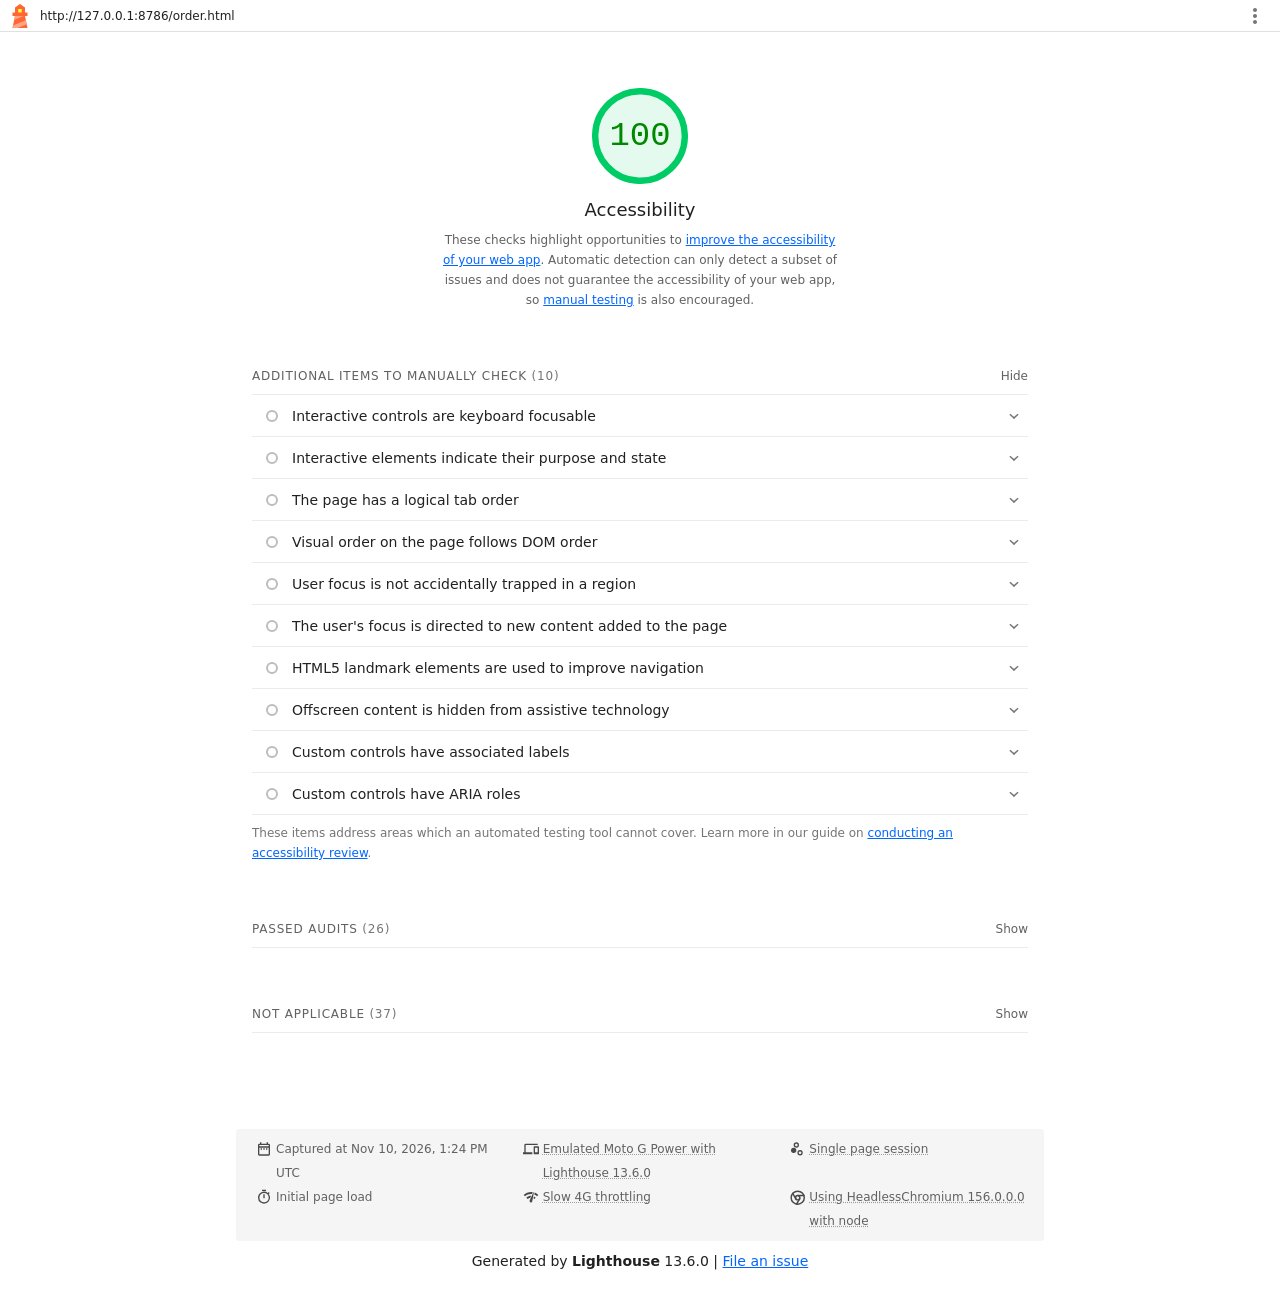
<file: lighthouse/order-accessibility.html>
<!--
@license
Copyright 2018 Google LLC
SPDX-License-Identifier: Apache-2.0
-->
<!doctype html>
<html lang="en">
<head>
  <meta charset="utf-8">
  <meta name="viewport" content="width=device-width, initial-scale=1, minimum-scale=1">
  <link rel="icon" href='data:image/svg+xml;utf8,<svg fill="none" xmlns="http://www.w3.org/2000/svg" viewBox="0 0 48 48"><path d="m14 7 10-7 10 7v10h5v7h-5l5 24H9l5-24H9v-7h5V7Z" fill="%23F63"/><path d="M31.561 24H14l-1.689 8.105L31.561 24ZM18.983 48H9l1.022-4.907L35.723 32.27l1.663 7.98L18.983 48Z" fill="%23FFA385"/><path fill="%23FF3" d="M20.5 10h7v7h-7z"/></svg>'>
  <title>Lighthouse Report</title>
  <style>body {margin: 0}</style>
</head>
<body>
  <noscript>Lighthouse report requires JavaScript. Please enable.</noscript>

  <div id="lh-log"></div>

  <script>window.__LIGHTHOUSE_JSON__ = {"lighthouseVersion":"13.6.0","requestedUrl":"http://127.0.0.1:8786/order.html","mainDocumentUrl":"http://127.0.0.1:8786/order.html","finalDisplayedUrl":"http://127.0.0.1:8786/order.html","finalUrl":"http://127.0.0.1:8786/order.html","fetchTime":"2026-11-10T13:24:59.500Z","gatherMode":"navigation","runWarnings":[],"userAgent":"Mozilla/5.0 (Windows NT 10.0; Win64; x64) AppleWebKit/537.36 (KHTML, like Gecko) HeadlessChrome/156.0.0.0 Safari/537.36","environment":{"networkUserAgent":"Mozilla/5.0 (Linux; Android 11; moto g power (2022)) AppleWebKit/537.36 (KHTML, like Gecko) Chrome/156.0.0.0 Mobile Safari/537.36","hostUserAgent":"Mozilla/5.0 (Windows NT 10.0; Win64; x64) AppleWebKit/537.36 (KHTML, like Gecko) HeadlessChrome/156.0.0.0 Safari/537.36","benchmarkIndex":2163,"credits":{"axe-core":"4.14.0"}},"audits":{"accesskeys":{"id":"accesskeys","title":"`[accesskey]` values are unique","description":"Access keys let users quickly focus a part of the page. For proper navigation, each access key must be unique. [Learn more about access keys](https://dequeuniversity.com/rules/axe/4.14/accesskeys).","score":null,"scoreDisplayMode":"notApplicable"},"aria-allowed-attr":{"id":"aria-allowed-attr","title":"`[aria-*]` attributes match their roles","description":"Each ARIA `role` supports a specific subset of `aria-*` attributes. Mismatching these invalidates the `aria-*` attributes. [Learn how to match ARIA attributes to their roles](https://dequeuniversity.com/rules/axe/4.14/aria-allowed-attr).","score":1,"scoreDisplayMode":"binary","details":{"type":"table","headings":[{"key":"node","valueType":"node","subItemsHeading":{"key":"relatedNode","valueType":"node"},"label":"Failing Elements"}],"items":[]}},"aria-allowed-role":{"id":"aria-allowed-role","title":"Uses ARIA roles only on compatible elements","description":"Many HTML elements can only be assigned certain ARIA roles. Using ARIA roles where they are not allowed can interfere with the accessibility of the web page. [Learn more about ARIA roles](https://dequeuniversity.com/rules/axe/4.14/aria-allowed-role).","score":null,"scoreDisplayMode":"notApplicable"},"aria-command-name":{"id":"aria-command-name","title":"`button`, `link`, and `menuitem` elements have accessible names","description":"When an element doesn't have an accessible name, screen readers announce it with a generic name, making it unusable for users who rely on screen readers. [Learn how to make command elements more accessible](https://dequeuniversity.com/rules/axe/4.14/aria-command-name).","score":null,"scoreDisplayMode":"notApplicable"},"aria-conditional-attr":{"id":"aria-conditional-attr","title":"ARIA attributes are used as specified for the element's role","description":"Some ARIA attributes are only allowed on an element under certain conditions. [Learn more about conditional ARIA attributes](https://dequeuniversity.com/rules/axe/4.14/aria-conditional-attr).","score":1,"scoreDisplayMode":"binary","details":{"type":"table","headings":[{"key":"node","valueType":"node","subItemsHeading":{"key":"relatedNode","valueType":"node"},"label":"Failing Elements"}],"items":[]}},"aria-deprecated-role":{"id":"aria-deprecated-role","title":"Deprecated ARIA roles were not used","description":"Deprecated ARIA roles may not be processed correctly by assistive technology. [Learn more about deprecated ARIA roles](https://dequeuniversity.com/rules/axe/4.14/aria-deprecated-role).","score":null,"scoreDisplayMode":"notApplicable"},"aria-dialog-name":{"id":"aria-dialog-name","title":"Elements with `role=\"dialog\"` or `role=\"alertdialog\"` have accessible names.","description":"ARIA dialog elements without accessible names may prevent screen readers users from discerning the purpose of these elements. [Learn how to make ARIA dialog elements more accessible](https://dequeuniversity.com/rules/axe/4.14/aria-dialog-name).","score":null,"scoreDisplayMode":"notApplicable"},"aria-hidden-body":{"id":"aria-hidden-body","title":"`[aria-hidden=\"true\"]` is not present on the document `\u003cbody>`","description":"Assistive technologies, like screen readers, work inconsistently when `aria-hidden=\"true\"` is set on the document `\u003cbody>`. [Learn how `aria-hidden` affects the document body](https://dequeuniversity.com/rules/axe/4.14/aria-hidden-body).","score":1,"scoreDisplayMode":"binary","details":{"type":"table","headings":[{"key":"node","valueType":"node","subItemsHeading":{"key":"relatedNode","valueType":"node"},"label":"Failing Elements"}],"items":[]}},"aria-hidden-focus":{"id":"aria-hidden-focus","title":"`[aria-hidden=\"true\"]` elements do not contain focusable descendents","description":"Focusable descendents within an `[aria-hidden=\"true\"]` element prevent those interactive elements from being available to users of assistive technologies like screen readers. [Learn how `aria-hidden` affects focusable elements](https://dequeuniversity.com/rules/axe/4.14/aria-hidden-focus).","score":1,"scoreDisplayMode":"binary","details":{"type":"table","headings":[{"key":"node","valueType":"node","subItemsHeading":{"key":"relatedNode","valueType":"node"},"label":"Failing Elements"}],"items":[]}},"aria-input-field-name":{"id":"aria-input-field-name","title":"ARIA input fields have accessible names","description":"When an input field doesn't have an accessible name, screen readers announce it with a generic name, making it unusable for users who rely on screen readers. [Learn more about input field labels](https://dequeuniversity.com/rules/axe/4.14/aria-input-field-name).","score":null,"scoreDisplayMode":"notApplicable"},"aria-meter-name":{"id":"aria-meter-name","title":"ARIA `meter` elements have accessible names","description":"When a meter element doesn't have an accessible name, screen readers announce it with a generic name, making it unusable for users who rely on screen readers. [Learn how to name `meter` elements](https://dequeuniversity.com/rules/axe/4.14/aria-meter-name).","score":null,"scoreDisplayMode":"notApplicable"},"aria-progressbar-name":{"id":"aria-progressbar-name","title":"ARIA `progressbar` elements have accessible names","description":"When a `progressbar` element doesn't have an accessible name, screen readers announce it with a generic name, making it unusable for users who rely on screen readers. [Learn how to label `progressbar` elements](https://dequeuniversity.com/rules/axe/4.14/aria-progressbar-name).","score":null,"scoreDisplayMode":"notApplicable"},"aria-prohibited-attr":{"id":"aria-prohibited-attr","title":"Elements use only permitted ARIA attributes","description":"Using ARIA attributes in roles where they are prohibited can mean that important information is not communicated to users of assistive technologies. [Learn more about prohibited ARIA roles](https://dequeuniversity.com/rules/axe/4.14/aria-prohibited-attr).","score":1,"scoreDisplayMode":"binary","details":{"type":"table","headings":[{"key":"node","valueType":"node","subItemsHeading":{"key":"relatedNode","valueType":"node"},"label":"Failing Elements"}],"items":[]}},"aria-required-attr":{"id":"aria-required-attr","title":"`[role]`s have all required `[aria-*]` attributes","description":"Some ARIA roles have required attributes that describe the state of the element to screen readers. [Learn more about roles and required attributes](https://dequeuniversity.com/rules/axe/4.14/aria-required-attr).","score":null,"scoreDisplayMode":"notApplicable"},"aria-required-children":{"id":"aria-required-children","title":"Elements with an ARIA `[role]` that require children to contain a specific `[role]` have all required children.","description":"Some ARIA parent roles must contain specific child roles to perform their intended accessibility functions. [Learn more about roles and required children elements](https://dequeuniversity.com/rules/axe/4.14/aria-required-children).","score":null,"scoreDisplayMode":"notApplicable"},"aria-required-parent":{"id":"aria-required-parent","title":"`[role]`s are contained by their required parent element","description":"Some ARIA child roles must be contained by specific parent roles to properly perform their intended accessibility functions. [Learn more about ARIA roles and required parent element](https://dequeuniversity.com/rules/axe/4.14/aria-required-parent).","score":null,"scoreDisplayMode":"notApplicable"},"aria-roles":{"id":"aria-roles","title":"`[role]` values are valid","description":"ARIA roles must have valid values in order to perform their intended accessibility functions. [Learn more about valid ARIA roles](https://dequeuniversity.com/rules/axe/4.14/aria-roles).","score":null,"scoreDisplayMode":"notApplicable"},"aria-text":{"id":"aria-text","title":"Elements with the `role=text` attribute do not have focusable descendents.","description":"Adding `role=text` around a text node split by markup enables VoiceOver to treat it as one phrase, but the element's focusable descendents will not be announced. [Learn more about the `role=text` attribute](https://dequeuniversity.com/rules/axe/4.14/aria-text).","score":null,"scoreDisplayMode":"notApplicable"},"aria-toggle-field-name":{"id":"aria-toggle-field-name","title":"ARIA toggle fields have accessible names","description":"When a toggle field doesn't have an accessible name, screen readers announce it with a generic name, making it unusable for users who rely on screen readers. [Learn more about toggle fields](https://dequeuniversity.com/rules/axe/4.14/aria-toggle-field-name).","score":null,"scoreDisplayMode":"notApplicable"},"aria-tooltip-name":{"id":"aria-tooltip-name","title":"ARIA `tooltip` elements have accessible names","description":"When a tooltip element doesn't have an accessible name, screen readers announce it with a generic name, making it unusable for users who rely on screen readers. [Learn how to name `tooltip` elements](https://dequeuniversity.com/rules/axe/4.14/aria-tooltip-name).","score":null,"scoreDisplayMode":"notApplicable"},"aria-treeitem-name":{"id":"aria-treeitem-name","title":"ARIA `treeitem` elements have accessible names","description":"When a `treeitem` element doesn't have an accessible name, screen readers announce it with a generic name, making it unusable for users who rely on screen readers. [Learn more about labeling `treeitem` elements](https://dequeuniversity.com/rules/axe/4.14/aria-treeitem-name).","score":null,"scoreDisplayMode":"notApplicable"},"aria-valid-attr-value":{"id":"aria-valid-attr-value","title":"`[aria-*]` attributes have valid values","description":"Assistive technologies, like screen readers, can't interpret ARIA attributes with invalid values. [Learn more about valid values for ARIA attributes](https://dequeuniversity.com/rules/axe/4.14/aria-valid-attr-value).","score":1,"scoreDisplayMode":"binary","details":{"type":"table","headings":[{"key":"node","valueType":"node","subItemsHeading":{"key":"relatedNode","valueType":"node"},"label":"Failing Elements"}],"items":[]}},"aria-valid-attr":{"id":"aria-valid-attr","title":"`[aria-*]` attributes are valid and not misspelled","description":"Assistive technologies, like screen readers, can't interpret ARIA attributes with invalid names. [Learn more about valid ARIA attributes](https://dequeuniversity.com/rules/axe/4.14/aria-valid-attr).","score":1,"scoreDisplayMode":"binary","details":{"type":"table","headings":[{"key":"node","valueType":"node","subItemsHeading":{"key":"relatedNode","valueType":"node"},"label":"Failing Elements"}],"items":[]}},"button-name":{"id":"button-name","title":"Buttons have an accessible name","description":"When a button doesn't have an accessible name, screen readers announce it as \"button\", making it unusable for users who rely on screen readers. [Learn how to make buttons more accessible](https://dequeuniversity.com/rules/axe/4.14/button-name).","score":1,"scoreDisplayMode":"binary","details":{"type":"table","headings":[{"key":"node","valueType":"node","subItemsHeading":{"key":"relatedNode","valueType":"node"},"label":"Failing Elements"}],"items":[]}},"bypass":{"id":"bypass","title":"The page contains a heading, skip link, or landmark region","description":"Adding ways to bypass repetitive content lets keyboard users navigate the page more efficiently. [Learn more about bypass blocks](https://dequeuniversity.com/rules/axe/4.14/bypass).","score":null,"scoreDisplayMode":"notApplicable"},"color-contrast":{"id":"color-contrast","title":"Background and foreground colors have a sufficient contrast ratio","description":"Low-contrast text is difficult or impossible for many users to read. [Learn how to provide sufficient color contrast](https://dequeuniversity.com/rules/axe/4.14/color-contrast).","score":1,"scoreDisplayMode":"binary","details":{"type":"table","headings":[{"key":"node","valueType":"node","subItemsHeading":{"key":"relatedNode","valueType":"node"},"label":"Failing Elements"}],"items":[]}},"definition-list":{"id":"definition-list","title":"`\u003cdl>`'s contain only properly-ordered `\u003cdt>` and `\u003cdd>` groups, `\u003cscript>`, `\u003ctemplate>` or `\u003cdiv>` elements.","description":"When definition lists are not properly marked up, screen readers may produce confusing or inaccurate output. [Learn how to structure definition lists correctly](https://dequeuniversity.com/rules/axe/4.14/definition-list).","score":null,"scoreDisplayMode":"notApplicable"},"dlitem":{"id":"dlitem","title":"Definition list items are wrapped in `\u003cdl>` elements","description":"Definition list items (`\u003cdt>` and `\u003cdd>`) must be wrapped in a parent `\u003cdl>` element to ensure that screen readers can properly announce them. [Learn how to structure definition lists correctly](https://dequeuniversity.com/rules/axe/4.14/dlitem).","score":null,"scoreDisplayMode":"notApplicable"},"document-title":{"id":"document-title","title":"Document has a `\u003ctitle>` element","description":"The title gives screen reader users an overview of the page, and search engine users rely on it heavily to determine if a page is relevant to their search. [Learn more about document titles](https://dequeuniversity.com/rules/axe/4.14/document-title).","score":1,"scoreDisplayMode":"binary","details":{"type":"table","headings":[{"key":"node","valueType":"node","subItemsHeading":{"key":"relatedNode","valueType":"node"},"label":"Failing Elements"}],"items":[]}},"duplicate-id-aria":{"id":"duplicate-id-aria","title":"ARIA IDs are unique","description":"The value of an ARIA ID must be unique to prevent other instances from being overlooked by assistive technologies. [Learn how to fix duplicate ARIA IDs](https://dequeuniversity.com/rules/axe/4.14/duplicate-id-aria).","score":null,"scoreDisplayMode":"notApplicable"},"empty-heading":{"id":"empty-heading","title":"All heading elements contain content.","description":"A heading with no content or inaccessible text prevent screen reader users from accessing information on the page's structure. [Learn more about headings](https://dequeuniversity.com/rules/axe/4.14/empty-heading).","score":null,"scoreDisplayMode":"notApplicable"},"form-field-multiple-labels":{"id":"form-field-multiple-labels","title":"No form fields have multiple labels","description":"Form fields with multiple labels can be confusingly announced by assistive technologies like screen readers which use either the first, the last, or all of the labels. [Learn how to use form labels](https://dequeuniversity.com/rules/axe/4.14/form-field-multiple-labels).","score":null,"scoreDisplayMode":"notApplicable"},"frame-title":{"id":"frame-title","title":"`\u003cframe>` or `\u003ciframe>` elements have a title","description":"Screen reader users rely on frame titles to describe the contents of frames. [Learn more about frame titles](https://dequeuniversity.com/rules/axe/4.14/frame-title).","score":null,"scoreDisplayMode":"notApplicable"},"heading-order":{"id":"heading-order","title":"Heading elements appear in a sequentially-descending order","description":"Properly ordered headings that do not skip levels convey the semantic structure of the page, making it easier to navigate and understand when using assistive technologies. [Learn more about heading order](https://dequeuniversity.com/rules/axe/4.14/heading-order).","score":1,"scoreDisplayMode":"binary","details":{"type":"table","headings":[{"key":"node","valueType":"node","subItemsHeading":{"key":"relatedNode","valueType":"node"},"label":"Failing Elements"}],"items":[]}},"html-has-lang":{"id":"html-has-lang","title":"`\u003chtml>` element has a `[lang]` attribute","description":"If a page doesn't specify a `lang` attribute, a screen reader assumes that the page is in the default language that the user chose when setting up the screen reader. If the page isn't actually in the default language, then the screen reader might not announce the page's text correctly. [Learn more about the `lang` attribute](https://dequeuniversity.com/rules/axe/4.14/html-has-lang).","score":1,"scoreDisplayMode":"binary","details":{"type":"table","headings":[{"key":"node","valueType":"node","subItemsHeading":{"key":"relatedNode","valueType":"node"},"label":"Failing Elements"}],"items":[]}},"html-lang-valid":{"id":"html-lang-valid","title":"`\u003chtml>` element has a valid value for its `[lang]` attribute","description":"Specifying a valid [BCP 47 language](https://www.w3.org/International/questions/qa-choosing-language-tags#question) helps screen readers announce text properly. [Learn how to use the `lang` attribute](https://dequeuniversity.com/rules/axe/4.14/html-lang-valid).","score":1,"scoreDisplayMode":"binary","details":{"type":"table","headings":[{"key":"node","valueType":"node","subItemsHeading":{"key":"relatedNode","valueType":"node"},"label":"Failing Elements"}],"items":[]}},"html-xml-lang-mismatch":{"id":"html-xml-lang-mismatch","title":"`\u003chtml>` element has an `[xml:lang]` attribute with the same base language as the `[lang]` attribute.","description":"If the webpage does not specify a consistent language, then the screen reader might not announce the page's text correctly. [Learn more about the `lang` attribute](https://dequeuniversity.com/rules/axe/4.14/html-xml-lang-mismatch).","score":null,"scoreDisplayMode":"notApplicable"},"identical-links-same-purpose":{"id":"identical-links-same-purpose","title":"Identical links have the same purpose.","description":"Links with the same destination should have the same description, to help users understand the link's purpose and decide whether to follow it. [Learn more about identical links](https://dequeuniversity.com/rules/axe/4.14/identical-links-same-purpose).","score":null,"scoreDisplayMode":"notApplicable"},"image-alt":{"id":"image-alt","title":"Image elements have `[alt]` attributes","description":"Informative elements should aim for short, descriptive alternate text. Decorative elements can be ignored with an empty alt attribute. [Learn more about the `alt` attribute](https://dequeuniversity.com/rules/axe/4.14/image-alt).","score":1,"scoreDisplayMode":"binary","details":{"type":"table","headings":[{"key":"node","valueType":"node","subItemsHeading":{"key":"relatedNode","valueType":"node"},"label":"Failing Elements"}],"items":[]}},"image-redundant-alt":{"id":"image-redundant-alt","title":"Image elements do not have `[alt]` attributes that are redundant text.","description":"Informative elements should aim for short, descriptive alternative text. Alternative text that is exactly the same as the text adjacent to the link or image is potentially confusing for screen reader users, because the text will be read twice. [Learn more about the `alt` attribute](https://dequeuniversity.com/rules/axe/4.14/image-redundant-alt).","score":null,"scoreDisplayMode":"notApplicable"},"input-button-name":{"id":"input-button-name","title":"Input buttons have discernible text.","description":"Adding discernable and accessible text to input buttons may help screen reader users understand the purpose of the input button. [Learn more about input buttons](https://dequeuniversity.com/rules/axe/4.14/input-button-name).","score":null,"scoreDisplayMode":"notApplicable"},"input-image-alt":{"id":"input-image-alt","title":"`\u003cinput type=\"image\">` elements have `[alt]` text","description":"When an image is being used as an `\u003cinput>` button, providing alternative text can help screen reader users understand the purpose of the button. [Learn about input image alt text](https://dequeuniversity.com/rules/axe/4.14/input-image-alt).","score":null,"scoreDisplayMode":"notApplicable"},"label-content-name-mismatch":{"id":"label-content-name-mismatch","title":"Elements with visible text labels have matching accessible names.","description":"Visible text labels that do not match the accessible name can result in a confusing experience for screen reader users. [Learn more about accessible names](https://dequeuniversity.com/rules/axe/4.14/label-content-name-mismatch).","score":1,"scoreDisplayMode":"binary","details":{"type":"table","headings":[{"key":"node","valueType":"node","subItemsHeading":{"key":"relatedNode","valueType":"node"},"label":"Failing Elements"}],"items":[]}},"label":{"id":"label","title":"Form elements have associated labels","description":"Labels ensure that form controls are announced properly by assistive technologies, like screen readers. [Learn more about form element labels](https://dequeuniversity.com/rules/axe/4.14/label).","score":1,"scoreDisplayMode":"binary","details":{"type":"table","headings":[{"key":"node","valueType":"node","subItemsHeading":{"key":"relatedNode","valueType":"node"},"label":"Failing Elements"}],"items":[]}},"landmark-one-main":{"id":"landmark-one-main","title":"Document has a main landmark.","description":"One main landmark helps screen reader users navigate a web page. [Learn more about landmarks](https://dequeuniversity.com/rules/axe/4.14/landmark-one-main).","score":1,"scoreDisplayMode":"binary","details":{"type":"table","headings":[{"key":"node","valueType":"node","subItemsHeading":{"key":"relatedNode","valueType":"node"},"label":"Failing Elements"}],"items":[]}},"link-name":{"id":"link-name","title":"Links have a discernible name","description":"Link text (and alternate text for images, when used as links) that is discernible, unique, and focusable improves the navigation experience for screen reader users. [Learn how to make links accessible](https://dequeuniversity.com/rules/axe/4.14/link-name).","score":1,"scoreDisplayMode":"binary","details":{"type":"table","headings":[{"key":"node","valueType":"node","subItemsHeading":{"key":"relatedNode","valueType":"node"},"label":"Failing Elements"}],"items":[]}},"link-in-text-block":{"id":"link-in-text-block","title":"Links are distinguishable without relying on color.","description":"Low-contrast text is difficult or impossible for many users to read. Link text that is discernible improves the experience for users with low vision. [Learn how to make links distinguishable](https://dequeuniversity.com/rules/axe/4.14/link-in-text-block).","score":null,"scoreDisplayMode":"notApplicable"},"list":{"id":"list","title":"Lists contain only `\u003cli>` elements and script supporting elements (`\u003cscript>` and `\u003ctemplate>`).","description":"Screen readers have a specific way of announcing lists. Ensuring proper list structure aids screen reader output. [Learn more about proper list structure](https://dequeuniversity.com/rules/axe/4.14/list).","score":1,"scoreDisplayMode":"binary","details":{"type":"table","headings":[{"key":"node","valueType":"node","subItemsHeading":{"key":"relatedNode","valueType":"node"},"label":"Failing Elements"}],"items":[]}},"listitem":{"id":"listitem","title":"List items (`\u003cli>`) are contained within `\u003cul>`, `\u003col>` or `\u003cmenu>` parent elements","description":"Screen readers require list items (`\u003cli>`) to be contained within a parent `\u003cul>`, `\u003col>` or `\u003cmenu>` to be announced properly. [Learn more about proper list structure](https://dequeuniversity.com/rules/axe/4.14/listitem).","score":1,"scoreDisplayMode":"binary","details":{"type":"table","headings":[{"key":"node","valueType":"node","subItemsHeading":{"key":"relatedNode","valueType":"node"},"label":"Failing Elements"}],"items":[]}},"meta-refresh":{"id":"meta-refresh","title":"The document does not use `\u003cmeta http-equiv=\"refresh\">`","description":"Users do not expect a page to refresh automatically, and doing so will move focus back to the top of the page. This may create a frustrating or confusing experience. [Learn more about the refresh meta tag](https://dequeuniversity.com/rules/axe/4.14/meta-refresh).","score":null,"scoreDisplayMode":"notApplicable"},"meta-viewport":{"id":"meta-viewport","title":"`[user-scalable=\"no\"]` is not used in the `\u003cmeta name=\"viewport\">` element and the `[maximum-scale]` attribute is not less than 5.","description":"Disabling zooming is problematic for users with low vision who rely on screen magnification to properly see the contents of a web page. [Learn more about the viewport meta tag](https://dequeuniversity.com/rules/axe/4.14/meta-viewport).","score":1,"scoreDisplayMode":"binary","details":{"type":"table","headings":[{"key":"node","valueType":"node","subItemsHeading":{"key":"relatedNode","valueType":"node"},"label":"Failing Elements"}],"items":[]}},"object-alt":{"id":"object-alt","title":"`\u003cobject>` elements have alternate text","description":"Screen readers cannot translate non-text content. Adding alternate text to `\u003cobject>` elements helps screen readers convey meaning to users. [Learn more about alt text for `object` elements](https://dequeuniversity.com/rules/axe/4.14/object-alt).","score":null,"scoreDisplayMode":"notApplicable"},"select-name":{"id":"select-name","title":"Select elements have associated label elements.","description":"Form elements without effective labels can create frustrating experiences for screen reader users. [Learn more about the `select` element](https://dequeuniversity.com/rules/axe/4.14/select-name).","score":1,"scoreDisplayMode":"binary","details":{"type":"table","headings":[{"key":"node","valueType":"node","subItemsHeading":{"key":"relatedNode","valueType":"node"},"label":"Failing Elements"}],"items":[]}},"skip-link":{"id":"skip-link","title":"Skip links are focusable.","description":"Including a skip link can help users skip to the main content to save time. [Learn more about skip links](https://dequeuniversity.com/rules/axe/4.14/skip-link).","score":1,"scoreDisplayMode":"binary","details":{"type":"table","headings":[{"key":"node","valueType":"node","subItemsHeading":{"key":"relatedNode","valueType":"node"},"label":"Failing Elements"}],"items":[]}},"tabindex":{"id":"tabindex","title":"No element has a `[tabindex]` value greater than 0","description":"A value greater than 0 implies an explicit navigation ordering. Although technically valid, this often creates frustrating experiences for users who rely on assistive technologies. [Learn more about the `tabindex` attribute](https://dequeuniversity.com/rules/axe/4.14/tabindex).","score":1,"scoreDisplayMode":"binary","details":{"type":"table","headings":[{"key":"node","valueType":"node","subItemsHeading":{"key":"relatedNode","valueType":"node"},"label":"Failing Elements"}],"items":[]}},"table-duplicate-name":{"id":"table-duplicate-name","title":"Tables have different content in the summary attribute and `\u003ccaption>`.","description":"The summary attribute should describe the table structure, while `\u003ccaption>` should have the onscreen title. Accurate table mark-up helps users of screen readers. [Learn more about summary and caption](https://dequeuniversity.com/rules/axe/4.14/table-duplicate-name).","score":null,"scoreDisplayMode":"notApplicable"},"table-fake-caption":{"id":"table-fake-caption","title":"Tables use `\u003ccaption>` instead of cells with the `[colspan]` attribute to indicate a caption.","description":"Screen readers have features to make navigating tables easier. Ensuring that tables use the actual caption element instead of cells with the `[colspan]` attribute may improve the experience for screen reader users. [Learn more about captions](https://dequeuniversity.com/rules/axe/4.14/table-fake-caption).","score":null,"scoreDisplayMode":"notApplicable"},"target-size":{"id":"target-size","title":"Touch targets have sufficient size and spacing.","description":"Touch targets with sufficient size and spacing help users who may have difficulty targeting small controls to activate the targets. [Learn more about touch targets](https://dequeuniversity.com/rules/axe/4.14/target-size).","score":1,"scoreDisplayMode":"binary","details":{"type":"table","headings":[{"key":"node","valueType":"node","subItemsHeading":{"key":"relatedNode","valueType":"node"},"label":"Failing Elements"}],"items":[]}},"td-has-header":{"id":"td-has-header","title":"`\u003ctd>` elements in a large `\u003ctable>` have one or more table headers.","description":"Screen readers have features to make navigating tables easier. Ensuring that `\u003ctd>` elements in a large table (3 or more cells in width and height) have an associated table header may improve the experience for screen reader users. [Learn more about table headers](https://dequeuniversity.com/rules/axe/4.14/td-has-header).","score":null,"scoreDisplayMode":"notApplicable"},"td-headers-attr":{"id":"td-headers-attr","title":"Cells in a `\u003ctable>` element that use the `[headers]` attribute refer to table cells within the same table.","description":"Screen readers have features to make navigating tables easier. Ensuring `\u003ctd>` cells using the `[headers]` attribute only refer to other cells in the same table may improve the experience for screen reader users. [Learn more about the `headers` attribute](https://dequeuniversity.com/rules/axe/4.14/td-headers-attr).","score":null,"scoreDisplayMode":"notApplicable"},"th-has-data-cells":{"id":"th-has-data-cells","title":"`\u003cth>` elements and elements with `[role=\"columnheader\"/\"rowheader\"]` have data cells they describe.","description":"Screen readers have features to make navigating tables easier. Ensuring table headers always refer to some set of cells may improve the experience for screen reader users. [Learn more about table headers](https://dequeuniversity.com/rules/axe/4.14/th-has-data-cells).","score":null,"scoreDisplayMode":"notApplicable"},"valid-lang":{"id":"valid-lang","title":"`[lang]` attributes have a valid value","description":"Specifying a valid [BCP 47 language](https://www.w3.org/International/questions/qa-choosing-language-tags#question) on elements helps ensure that text is pronounced correctly by a screen reader. [Learn how to use the `lang` attribute](https://dequeuniversity.com/rules/axe/4.14/valid-lang).","score":null,"scoreDisplayMode":"notApplicable"},"video-caption":{"id":"video-caption","title":"`\u003cvideo>` elements contain a `\u003ctrack>` element with `[kind=\"captions\"]`","description":"When a video provides a caption it is easier for deaf and hearing impaired users to access its information. [Learn more about video captions](https://dequeuniversity.com/rules/axe/4.14/video-caption).","score":null,"scoreDisplayMode":"notApplicable"},"custom-controls-labels":{"id":"custom-controls-labels","title":"Custom controls have associated labels","description":"Custom interactive controls have associated labels, provided by aria-label or aria-labelledby. [Learn more about custom controls and labels](https://developer.chrome.com/docs/lighthouse/accessibility/custom-controls-labels/).","score":null,"scoreDisplayMode":"manual"},"custom-controls-roles":{"id":"custom-controls-roles","title":"Custom controls have ARIA roles","description":"Custom interactive controls have appropriate ARIA roles. [Learn how to add roles to custom controls](https://developer.chrome.com/docs/lighthouse/accessibility/custom-control-roles/).","score":null,"scoreDisplayMode":"manual"},"focus-traps":{"id":"focus-traps","title":"User focus is not accidentally trapped in a region","description":"A user can tab into and out of any control or region without accidentally trapping their focus. [Learn how to avoid focus traps](https://developer.chrome.com/docs/lighthouse/accessibility/focus-traps/).","score":null,"scoreDisplayMode":"manual"},"focusable-controls":{"id":"focusable-controls","title":"Interactive controls are keyboard focusable","description":"Custom interactive controls are keyboard focusable and display a focus indicator. [Learn how to make custom controls focusable](https://developer.chrome.com/docs/lighthouse/accessibility/focusable-controls/).","score":null,"scoreDisplayMode":"manual"},"interactive-element-affordance":{"id":"interactive-element-affordance","title":"Interactive elements indicate their purpose and state","description":"Interactive elements, such as links and buttons, should indicate their state and be distinguishable from non-interactive elements. [Learn how to decorate interactive elements with affordance hints](https://developer.chrome.com/docs/lighthouse/accessibility/interactive-element-affordance/).","score":null,"scoreDisplayMode":"manual"},"logical-tab-order":{"id":"logical-tab-order","title":"The page has a logical tab order","description":"Tabbing through the page follows the visual layout. Users cannot focus elements that are offscreen. [Learn more about logical tab ordering](https://developer.chrome.com/docs/lighthouse/accessibility/logical-tab-order/).","score":null,"scoreDisplayMode":"manual"},"managed-focus":{"id":"managed-focus","title":"The user's focus is directed to new content added to the page","description":"If new content, such as a dialog, is added to the page, the user's focus is directed to it. [Learn how to direct focus to new content](https://developer.chrome.com/docs/lighthouse/accessibility/managed-focus/).","score":null,"scoreDisplayMode":"manual"},"offscreen-content-hidden":{"id":"offscreen-content-hidden","title":"Offscreen content is hidden from assistive technology","description":"Offscreen content is hidden with display: none or aria-hidden=true. [Learn how to properly hide offscreen content](https://developer.chrome.com/docs/lighthouse/accessibility/offscreen-content-hidden/).","score":null,"scoreDisplayMode":"manual"},"use-landmarks":{"id":"use-landmarks","title":"HTML5 landmark elements are used to improve navigation","description":"Landmark elements (`\u003cmain>`, `\u003cnav>`, etc.) are used to improve the keyboard navigation of the page for assistive technology. [Learn more about landmark elements](https://developer.chrome.com/docs/lighthouse/accessibility/use-landmarks/).","score":null,"scoreDisplayMode":"manual"},"visual-order-follows-dom":{"id":"visual-order-follows-dom","title":"Visual order on the page follows DOM order","description":"DOM order matches the visual order, improving navigation for assistive technology. [Learn more about DOM and visual ordering](https://developer.chrome.com/docs/lighthouse/accessibility/visual-order-follows-dom/).","score":null,"scoreDisplayMode":"manual"},"autocomplete-valid":{"id":"autocomplete-valid","title":"`autocomplete` attributes are used correctly","description":"The `autocomplete` attribute values must be valid and correctly applied for screen readers to function correctly. [Learn more about valid autocomplete values](https://dequeuniversity.com/rules/axe/4.14/autocomplete-valid).","score":1,"scoreDisplayMode":"binary","details":{"type":"table","headings":[{"key":"node","valueType":"node","subItemsHeading":{"key":"relatedNode","valueType":"node"},"label":"Failing Elements"}],"items":[]}},"presentation-role-conflict":{"id":"presentation-role-conflict","title":"Elements with `role=\"none\"` or `role=\"presentation\"` do not have conflicts","description":"There are certain cases where the semantic role of an element with `role=\"none\"` or `role=\"presentation\"` does not resolve to none or presentation. To ensure the element remains removed from the accessibility tree, you should not add any global ARIA attributes to the element or make it focusable. [Learn more about presentation role conflict](https://dequeuniversity.com/rules/axe/4.14/presentation-role-conflict).","score":1,"scoreDisplayMode":"binary","details":{"type":"table","headings":[{"key":"node","valueType":"node","subItemsHeading":{"key":"relatedNode","valueType":"node"},"label":"Failing Elements"}],"items":[]}},"svg-img-alt":{"id":"svg-img-alt","title":"SVG elements with an `img` role have an accessible text alternative","description":"Ensures SVG elements with an `img`, `graphics-document` or `graphics-symbol` role have an accessible text alternative. [Learn more about SVG alt text](https://dequeuniversity.com/rules/axe/4.14/svg-img-alt).","score":null,"scoreDisplayMode":"notApplicable"}},"configSettings":{"output":"html","maxWaitForFcp":30000,"maxWaitForLoad":45000,"pauseAfterFcpMs":1000,"pauseAfterLoadMs":1000,"networkQuietThresholdMs":1000,"cpuQuietThresholdMs":1000,"formFactor":"mobile","throttling":{"rttMs":150,"throughputKbps":1638.4,"requestLatencyMs":562.5,"downloadThroughputKbps":1474.5600000000002,"uploadThroughputKbps":675,"cpuSlowdownMultiplier":4},"throttlingMethod":"simulate","screenEmulation":{"mobile":true,"width":412,"height":823,"deviceScaleFactor":1.75,"disabled":false},"emulatedUserAgent":"Mozilla/5.0 (Linux; Android 11; moto g power (2022)) AppleWebKit/537.36 (KHTML, like Gecko) Chrome/136.0.0.0 Mobile Safari/537.36","auditMode":false,"gatherMode":false,"clearStorageTypes":["file_systems","shader_cache","service_workers","cache_storage"],"disableStorageReset":false,"debugNavigation":false,"channel":"node","usePassiveGathering":false,"disableFullPageScreenshot":false,"skipAboutBlank":false,"blankPage":"about:blank","ignoreStatusCode":false,"locale":"en-US","blockedUrlPatterns":null,"additionalTraceCategories":null,"extraHeaders":null,"precomputedLanternData":null,"onlyAudits":null,"onlyCategories":["accessibility"],"skipAudits":null},"categories":{"accessibility":{"title":"Accessibility","description":"These checks highlight opportunities to [improve the accessibility of your web app](https://developer.chrome.com/docs/lighthouse/accessibility/). Automatic detection can only detect a subset of issues and does not guarantee the accessibility of your web app, so [manual testing](https://web.dev/articles/how-to-review) is also encouraged.","manualDescription":"These items address areas which an automated testing tool cannot cover. Learn more in our guide on [conducting an accessibility review](https://web.dev/articles/how-to-review).","supportedModes":["navigation","snapshot"],"auditRefs":[{"id":"accesskeys","weight":0,"group":"a11y-navigation"},{"id":"aria-allowed-attr","weight":10,"group":"a11y-aria"},{"id":"aria-command-name","weight":0,"group":"a11y-aria"},{"id":"aria-conditional-attr","weight":7,"group":"a11y-aria"},{"id":"aria-deprecated-role","weight":0,"group":"a11y-aria"},{"id":"aria-dialog-name","weight":0,"group":"a11y-aria"},{"id":"aria-hidden-body","weight":10,"group":"a11y-aria"},{"id":"aria-hidden-focus","weight":7,"group":"a11y-aria"},{"id":"aria-input-field-name","weight":0,"group":"a11y-aria"},{"id":"aria-meter-name","weight":0,"group":"a11y-aria"},{"id":"aria-progressbar-name","weight":0,"group":"a11y-aria"},{"id":"aria-prohibited-attr","weight":7,"group":"a11y-aria"},{"id":"aria-required-attr","weight":0,"group":"a11y-aria"},{"id":"aria-required-children","weight":0,"group":"a11y-aria"},{"id":"aria-required-parent","weight":0,"group":"a11y-aria"},{"id":"aria-roles","weight":0,"group":"a11y-aria"},{"id":"aria-text","weight":0,"group":"a11y-aria"},{"id":"aria-toggle-field-name","weight":0,"group":"a11y-aria"},{"id":"aria-tooltip-name","weight":0,"group":"a11y-aria"},{"id":"aria-treeitem-name","weight":0,"group":"a11y-aria"},{"id":"aria-valid-attr-value","weight":10,"group":"a11y-aria"},{"id":"aria-valid-attr","weight":10,"group":"a11y-aria"},{"id":"button-name","weight":10,"group":"a11y-names-labels"},{"id":"bypass","weight":0,"group":"a11y-navigation"},{"id":"color-contrast","weight":7,"group":"a11y-color-contrast"},{"id":"definition-list","weight":0,"group":"a11y-tables-lists"},{"id":"dlitem","weight":0,"group":"a11y-tables-lists"},{"id":"document-title","weight":7,"group":"a11y-names-labels"},{"id":"duplicate-id-aria","weight":0,"group":"a11y-aria"},{"id":"form-field-multiple-labels","weight":0,"group":"a11y-names-labels"},{"id":"frame-title","weight":0,"group":"a11y-names-labels"},{"id":"heading-order","weight":3,"group":"a11y-navigation"},{"id":"html-has-lang","weight":7,"group":"a11y-language"},{"id":"html-lang-valid","weight":7,"group":"a11y-language"},{"id":"html-xml-lang-mismatch","weight":0,"group":"a11y-language"},{"id":"image-alt","weight":10,"group":"a11y-names-labels"},{"id":"input-button-name","weight":0,"group":"a11y-names-labels"},{"id":"input-image-alt","weight":0,"group":"a11y-names-labels"},{"id":"label","weight":10,"group":"a11y-names-labels"},{"id":"link-in-text-block","weight":0,"group":"a11y-color-contrast"},{"id":"link-name","weight":7,"group":"a11y-names-labels"},{"id":"list","weight":7,"group":"a11y-tables-lists"},{"id":"listitem","weight":7,"group":"a11y-tables-lists"},{"id":"meta-refresh","weight":0,"group":"a11y-best-practices"},{"id":"meta-viewport","weight":10,"group":"a11y-best-practices"},{"id":"object-alt","weight":0,"group":"a11y-names-labels"},{"id":"select-name","weight":10,"group":"a11y-names-labels"},{"id":"skip-link","weight":3,"group":"a11y-names-labels"},{"id":"tabindex","weight":7,"group":"a11y-navigation"},{"id":"target-size","weight":7,"group":"a11y-best-practices"},{"id":"td-headers-attr","weight":0,"group":"a11y-tables-lists"},{"id":"th-has-data-cells","weight":0,"group":"a11y-tables-lists"},{"id":"valid-lang","weight":0,"group":"a11y-language"},{"id":"video-caption","weight":0,"group":"a11y-audio-video"},{"id":"landmark-one-main","weight":3,"group":"a11y-best-practices"},{"id":"autocomplete-valid","weight":1,"group":"a11y-best-practices"},{"id":"presentation-role-conflict","weight":1,"group":"a11y-best-practices"},{"id":"svg-img-alt","weight":0,"group":"a11y-best-practices"},{"id":"focusable-controls","weight":0},{"id":"interactive-element-affordance","weight":0},{"id":"logical-tab-order","weight":0},{"id":"visual-order-follows-dom","weight":0},{"id":"focus-traps","weight":0},{"id":"managed-focus","weight":0},{"id":"use-landmarks","weight":0},{"id":"offscreen-content-hidden","weight":0},{"id":"custom-controls-labels","weight":0},{"id":"custom-controls-roles","weight":0},{"id":"table-duplicate-name","weight":0,"group":"a11y-best-practices"},{"id":"empty-heading","weight":0,"group":"a11y-best-practices"},{"id":"aria-allowed-role","weight":0,"group":"a11y-best-practices"},{"id":"image-redundant-alt","weight":0,"group":"a11y-names-labels"},{"id":"identical-links-same-purpose","weight":0,"group":"a11y-best-practices"},{"id":"label-content-name-mismatch","weight":0,"group":"hidden"},{"id":"table-fake-caption","weight":0,"group":"hidden"},{"id":"td-has-header","weight":0,"group":"hidden"}],"id":"accessibility","score":1}},"categoryGroups":{"metrics":{"title":"Metrics"},"insights":{"title":"Insights","description":"These insights are also available in the Chrome DevTools Performance Panel - [record a trace](https://developer.chrome.com/docs/devtools/performance/reference) to view more detailed information."},"diagnostics":{"title":"Diagnostics","description":"More information about the performance of your application. These numbers don't [directly affect](https://developer.chrome.com/docs/lighthouse/performance/performance-scoring/) the Performance score."},"a11y-best-practices":{"title":"Best practices","description":"These items highlight common accessibility best practices."},"a11y-color-contrast":{"title":"Contrast","description":"These are opportunities to improve the legibility of your content."},"a11y-names-labels":{"title":"Names and labels","description":"These are opportunities to improve the semantics of the controls in your application. This may enhance the experience for users of assistive technology, like a screen reader."},"a11y-navigation":{"title":"Navigation","description":"These are opportunities to improve keyboard navigation in your application."},"a11y-aria":{"title":"ARIA","description":"These are opportunities to improve the usage of ARIA in your application which may enhance the experience for users of assistive technology, like a screen reader."},"a11y-language":{"title":"Internationalization and localization","description":"These are opportunities to improve the interpretation of your content by users in different locales."},"a11y-audio-video":{"title":"Audio and video","description":"These are opportunities to provide alternative content for audio and video. This may improve the experience for users with hearing or vision impairments."},"a11y-tables-lists":{"title":"Tables and lists","description":"These are opportunities to improve the experience of reading tabular or list data using assistive technology, like a screen reader."},"seo-mobile":{"title":"Mobile Friendly","description":"Make sure your pages are mobile friendly so users don’t have to pinch or zoom in order to read the content pages. [Learn how to make pages mobile-friendly](https://developers.google.com/search/mobile-sites/)."},"seo-content":{"title":"Content Best Practices","description":"Format your HTML in a way that enables crawlers to better understand your app’s content."},"seo-crawl":{"title":"Crawling and Indexing","description":"To appear in search results, crawlers need access to your app."},"best-practices-trust-safety":{"title":"Trust and Safety"},"best-practices-ux":{"title":"User Experience"},"best-practices-browser-compat":{"title":"Browser Compatibility"},"best-practices-general":{"title":"General"},"webmcp":{"title":"WebMCP","description":"Audits validating WebMCP integration."},"agent-accessibility":{"title":"Agent Accessibility","description":"These audits highlight best practices for improving the accessibility of the website for AI agents."},"agent-discoverability":{"title":"Agent Discoverability","description":"These audits validate that websites expose discoverable resources, documentation, and catalogs for AI agents."},"hidden":{"title":""}},"stackPacks":[],"entities":[{"name":"127.0.0.1","origins":["http://127.0.0.1:8786"],"isFirstParty":true,"isUnrecognized":true}],"fullPageScreenshot":{"screenshot":{"data":"[data-uri]","width":412,"height":2727},"nodes":{"1-0-SPAN":{"id":"","top":60,"bottom":80,"left":312,"right":330,"width":18,"height":20},"1-1-A":{"id":"","top":2664,"bottom":2708,"left":349,"right":393,"width":44,"height":44}}},"timing":{"entries":[{"startTime":18382.81,"name":"lh:config","duration":223.38,"entryType":"measure"},{"startTime":18383.41,"name":"lh:config:resolveArtifactsToDefns","duration":1.21,"entryType":"measure"},{"startTime":18606.25,"name":"lh:runner:gather","duration":5080.27,"entryType":"measure"},{"startTime":18650.86,"name":"lh:driver:connect","duration":10.78,"entryType":"measure"},{"startTime":18661.68,"name":"lh:driver:navigate","duration":10.84,"entryType":"measure"},{"startTime":18672.66,"name":"lh:gather:getBenchmarkIndex","duration":1009.61,"entryType":"measure"},{"startTime":19682.31,"name":"lh:gather:getVersion","duration":1.24,"entryType":"measure"},{"startTime":19683.59,"name":"lh:gather:getDevicePixelRatio","duration":1.29,"entryType":"measure"},{"startTime":19685.03,"name":"lh:prepare:navigationMode","duration":84.59,"entryType":"measure"},{"startTime":19686.08,"name":"lh:gather:getVersion","duration":1,"entryType":"measure"},{"startTime":19706.41,"name":"lh:storage:clearDataForOrigin","duration":18.09,"entryType":"measure"},{"startTime":19724.54,"name":"lh:storage:clearBrowserCaches","duration":43.19,"entryType":"measure"},{"startTime":19768.34,"name":"lh:gather:prepareThrottlingAndNetwork","duration":1.25,"entryType":"measure"},{"startTime":19780.79,"name":"lh:driver:navigate","duration":2497.29,"entryType":"measure"},{"startTime":22279.94,"name":"lh:computed:NetworkRecords","duration":0.28,"entryType":"measure"},{"startTime":22280.31,"name":"lh:gather:getArtifact:DevtoolsLog","duration":0.01,"entryType":"measure"},{"startTime":22280.32,"name":"lh:gather:getArtifact:Accessibility","duration":217.54,"entryType":"measure"},{"startTime":22497.93,"name":"lh:gather:getArtifact:NetworkUserAgent","duration":0.02,"entryType":"measure"},{"startTime":22497.95,"name":"lh:gather:getArtifact:Stacks","duration":11.03,"entryType":"measure"},{"startTime":22497.96,"name":"lh:gather:collectStacks","duration":10.99,"entryType":"measure"},{"startTime":22509.02,"name":"lh:gather:getArtifact:FullPageScreenshot","duration":1154.48,"entryType":"measure"},{"startTime":23659.06,"name":"lh:gather:getVersion","duration":1.26,"entryType":"measure"},{"startTime":23686.59,"name":"lh:runner:audit","duration":175.69,"entryType":"measure"},{"startTime":23686.6,"name":"lh:runner:auditing","duration":175.35,"entryType":"measure"},{"startTime":23687.05,"name":"lh:audit:accesskeys","duration":0.6,"entryType":"measure"},{"startTime":23688.46,"name":"lh:audit:aria-allowed-attr","duration":3.29,"entryType":"measure"},{"startTime":23691.99,"name":"lh:audit:aria-allowed-role","duration":0.71,"entryType":"measure"},{"startTime":23692.98,"name":"lh:audit:aria-command-name","duration":0.97,"entryType":"measure"},{"startTime":23694.33,"name":"lh:audit:aria-conditional-attr","duration":4.21,"entryType":"measure"},{"startTime":23699,"name":"lh:audit:aria-deprecated-role","duration":0.83,"entryType":"measure"},{"startTime":23700.06,"name":"lh:audit:aria-dialog-name","duration":1.36,"entryType":"measure"},{"startTime":23701.67,"name":"lh:audit:aria-hidden-body","duration":2.89,"entryType":"measure"},{"startTime":23704.99,"name":"lh:audit:aria-hidden-focus","duration":3.57,"entryType":"measure"},{"startTime":23708.84,"name":"lh:audit:aria-input-field-name","duration":0.84,"entryType":"measure"},{"startTime":23709.97,"name":"lh:audit:aria-meter-name","duration":1.24,"entryType":"measure"},{"startTime":23711.46,"name":"lh:audit:aria-progressbar-name","duration":0.95,"entryType":"measure"},{"startTime":23712.7,"name":"lh:audit:aria-prohibited-attr","duration":2.32,"entryType":"measure"},{"startTime":23715.26,"name":"lh:audit:aria-required-attr","duration":1.54,"entryType":"measure"},{"startTime":23717.06,"name":"lh:audit:aria-required-children","duration":1.24,"entryType":"measure"},{"startTime":23718.55,"name":"lh:audit:aria-required-parent","duration":1.18,"entryType":"measure"},{"startTime":23720.01,"name":"lh:audit:aria-roles","duration":1.22,"entryType":"measure"},{"startTime":23721.48,"name":"lh:audit:aria-text","duration":1.51,"entryType":"measure"},{"startTime":23723.33,"name":"lh:audit:aria-toggle-field-name","duration":1.84,"entryType":"measure"},{"startTime":23725.37,"name":"lh:audit:aria-tooltip-name","duration":1.06,"entryType":"measure"},{"startTime":23726.76,"name":"lh:audit:aria-treeitem-name","duration":1.46,"entryType":"measure"},{"startTime":23728.45,"name":"lh:audit:aria-valid-attr-value","duration":2.55,"entryType":"measure"},{"startTime":23731.23,"name":"lh:audit:aria-valid-attr","duration":3.67,"entryType":"measure"},{"startTime":23735.14,"name":"lh:audit:button-name","duration":2.78,"entryType":"measure"},{"startTime":23738.16,"name":"lh:audit:bypass","duration":3.2,"entryType":"measure"},{"startTime":23741.61,"name":"lh:audit:color-contrast","duration":2.95,"entryType":"measure"},{"startTime":23744.85,"name":"lh:audit:definition-list","duration":1.59,"entryType":"measure"},{"startTime":23746.66,"name":"lh:audit:dlitem","duration":1.55,"entryType":"measure"},{"startTime":23748.6,"name":"lh:audit:document-title","duration":2.99,"entryType":"measure"},{"startTime":23751.81,"name":"lh:audit:duplicate-id-aria","duration":2.6,"entryType":"measure"},{"startTime":23754.71,"name":"lh:audit:empty-heading","duration":2.58,"entryType":"measure"},{"startTime":23757.53,"name":"lh:audit:form-field-multiple-labels","duration":3.2,"entryType":"measure"},{"startTime":23761.05,"name":"lh:audit:frame-title","duration":1.61,"entryType":"measure"},{"startTime":23762.88,"name":"lh:audit:heading-order","duration":3.36,"entryType":"measure"},{"startTime":23766.51,"name":"lh:audit:html-has-lang","duration":3.44,"entryType":"measure"},{"startTime":23770.26,"name":"lh:audit:html-lang-valid","duration":2.46,"entryType":"measure"},{"startTime":23772.92,"name":"lh:audit:html-xml-lang-mismatch","duration":1.42,"entryType":"measure"},{"startTime":23774.61,"name":"lh:audit:identical-links-same-purpose","duration":2.57,"entryType":"measure"},{"startTime":23777.51,"name":"lh:audit:image-alt","duration":2.69,"entryType":"measure"},{"startTime":23780.46,"name":"lh:audit:image-redundant-alt","duration":2.77,"entryType":"measure"},{"startTime":23783.44,"name":"lh:audit:input-button-name","duration":1.89,"entryType":"measure"},{"startTime":23785.56,"name":"lh:audit:input-image-alt","duration":1.52,"entryType":"measure"},{"startTime":23787.23,"name":"lh:audit:label-content-name-mismatch","duration":2.22,"entryType":"measure"},{"startTime":23789.6,"name":"lh:audit:label","duration":1.78,"entryType":"measure"},{"startTime":23791.53,"name":"lh:audit:landmark-one-main","duration":1.76,"entryType":"measure"},{"startTime":23793.49,"name":"lh:audit:link-name","duration":2.15,"entryType":"measure"},{"startTime":23795.81,"name":"lh:audit:link-in-text-block","duration":1.75,"entryType":"measure"},{"startTime":23797.74,"name":"lh:audit:list","duration":2.08,"entryType":"measure"},{"startTime":23800.05,"name":"lh:audit:listitem","duration":2.73,"entryType":"measure"},{"startTime":23803.02,"name":"lh:audit:meta-refresh","duration":2.28,"entryType":"measure"},{"startTime":23805.71,"name":"lh:audit:meta-viewport","duration":3.24,"entryType":"measure"},{"startTime":23809.2,"name":"lh:audit:object-alt","duration":2.39,"entryType":"measure"},{"startTime":23811.95,"name":"lh:audit:select-name","duration":2.59,"entryType":"measure"},{"startTime":23814.75,"name":"lh:audit:skip-link","duration":2.4,"entryType":"measure"},{"startTime":23817.36,"name":"lh:audit:tabindex","duration":2.37,"entryType":"measure"},{"startTime":23819.99,"name":"lh:audit:table-duplicate-name","duration":1.81,"entryType":"measure"},{"startTime":23821.96,"name":"lh:audit:table-fake-caption","duration":2.07,"entryType":"measure"},{"startTime":23824.37,"name":"lh:audit:target-size","duration":2.52,"entryType":"measure"},{"startTime":23827.11,"name":"lh:audit:td-has-header","duration":2.48,"entryType":"measure"},{"startTime":23829.75,"name":"lh:audit:td-headers-attr","duration":1.48,"entryType":"measure"},{"startTime":23849.05,"name":"lh:audit:th-has-data-cells","duration":2.4,"entryType":"measure"},{"startTime":23851.6,"name":"lh:audit:valid-lang","duration":1.84,"entryType":"measure"},{"startTime":23853.66,"name":"lh:audit:video-caption","duration":1.86,"entryType":"measure"},{"startTime":23855.56,"name":"lh:audit:custom-controls-labels","duration":0.05,"entryType":"measure"},{"startTime":23855.62,"name":"lh:audit:custom-controls-roles","duration":0.01,"entryType":"measure"},{"startTime":23855.63,"name":"lh:audit:focus-traps","duration":0.01,"entryType":"measure"},{"startTime":23855.65,"name":"lh:audit:focusable-controls","duration":0.01,"entryType":"measure"},{"startTime":23855.66,"name":"lh:audit:interactive-element-affordance","duration":0,"entryType":"measure"},{"startTime":23855.67,"name":"lh:audit:logical-tab-order","duration":0,"entryType":"measure"},{"startTime":23855.67,"name":"lh:audit:managed-focus","duration":0,"entryType":"measure"},{"startTime":23855.68,"name":"lh:audit:offscreen-content-hidden","duration":0,"entryType":"measure"},{"startTime":23855.69,"name":"lh:audit:use-landmarks","duration":0,"entryType":"measure"},{"startTime":23855.7,"name":"lh:audit:visual-order-follows-dom","duration":0,"entryType":"measure"},{"startTime":23855.85,"name":"lh:audit:autocomplete-valid","duration":2.23,"entryType":"measure"},{"startTime":23858.27,"name":"lh:audit:presentation-role-conflict","duration":1.95,"entryType":"measure"},{"startTime":23860.43,"name":"lh:audit:svg-img-alt","duration":1.5,"entryType":"measure"},{"startTime":23861.99,"name":"lh:runner:generate","duration":0.27,"entryType":"measure"},{"startTime":23862.47,"name":"lh:computed:EntityClassification","duration":0.21,"entryType":"measure"}],"total":5255.96},"i18n":{"rendererFormattedStrings":{"calculatorLink":"See calculator.","collapseView":"Collapse view","crcInitialNavigation":"Initial Navigation","crcLongestDurationLabel":"Maximum critical path latency:","dropdownCopyJSON":"Copy JSON","dropdownDarkTheme":"Toggle Dark Theme","dropdownPrintExpanded":"Print Expanded","dropdownPrintSummary":"Print Summary","dropdownSaveGist":"Save as Gist","dropdownSaveHTML":"Save as HTML","dropdownSaveJSON":"Save as JSON","dropdownViewUnthrottledTrace":"View Unthrottled Trace","dropdownViewer":"Open in Viewer","errorLabel":"Error!","errorMissingAuditInfo":"Report error: no audit information","expandView":"Expand view","firstPartyChipLabel":"1st party","footerIssue":"File an issue","hide":"Hide","labDataTitle":"Lab Data","lsPerformanceCategoryDescription":"[Lighthouse](https://developers.google.com/web/tools/lighthouse/) analysis of the current page on an emulated mobile network. Values are estimated and may vary.","manualAuditsGroupTitle":"Additional items to manually check","notApplicableAuditsGroupTitle":"Not applicable","openInANewTabTooltip":"Open in a new tab","opportunityResourceColumnLabel":"Opportunity","opportunitySavingsColumnLabel":"Estimated Savings","passedAuditsGroupTitle":"Passed audits","runtimeAnalysisWindow":"Initial page load","runtimeAnalysisWindowSnapshot":"Point-in-time snapshot","runtimeAnalysisWindowTimespan":"User interactions timespan","runtimeCustom":"Custom throttling","runtimeDesktopEmulation":"Emulated Desktop","runtimeMobileEmulation":"Emulated Moto G Power","runtimeNoEmulation":"No emulation","runtimeSettingsArdVersion":"ARD version","runtimeSettingsAxeVersion":"Axe version","runtimeSettingsBenchmark":"Unthrottled CPU/Memory Power","runtimeSettingsCPUThrottling":"CPU throttling","runtimeSettingsDevice":"Device","runtimeSettingsNetworkThrottling":"Network throttling","runtimeSettingsScreenEmulation":"Screen emulation","runtimeSettingsUANetwork":"User agent (network)","runtimeSingleLoad":"Single page session","runtimeSingleLoadTooltip":"This data is taken from a single page session, as opposed to field data summarizing many sessions.","runtimeSlow4g":"Slow 4G throttling","runtimeUnknown":"Unknown","show":"Show","showRelevantAudits":"Show audits relevant to:","snippetCollapseButtonLabel":"Collapse snippet","snippetExpandButtonLabel":"Expand snippet","thirdPartyResourcesLabel":"Show 3rd-party resources","throttlingProvided":"Provided by environment","toplevelWarningsMessage":"There were issues affecting this run of Lighthouse:","unattributable":"Unattributable","unscoredLabel":"Unscored","unscoredTitle":"This audit does not contribute to the overall category score.","varianceDisclaimer":"Values are estimated and may vary. The [performance score is calculated](https://developer.chrome.com/docs/lighthouse/performance/performance-scoring/) directly from these metrics.","viewTraceLabel":"View Trace","viewTreemapLabel":"View Treemap","warningAuditsGroupTitle":"Passed audits but with warnings","warningHeader":"Warnings: "},"icuMessagePaths":{"core/audits/accessibility/accesskeys.js | title":["audits.accesskeys.title"],"core/audits/accessibility/accesskeys.js | description":["audits.accesskeys.description"],"core/audits/accessibility/aria-allowed-attr.js | title":["audits[aria-allowed-attr].title"],"core/audits/accessibility/aria-allowed-attr.js | description":["audits[aria-allowed-attr].description"],"core/lib/i18n/i18n.js | columnFailingElem":["audits[aria-allowed-attr].details.headings[0].label","audits[aria-conditional-attr].details.headings[0].label","audits[aria-hidden-body].details.headings[0].label","audits[aria-hidden-focus].details.headings[0].label","audits[aria-prohibited-attr].details.headings[0].label","audits[aria-valid-attr-value].details.headings[0].label","audits[aria-valid-attr].details.headings[0].label","audits[button-name].details.headings[0].label","audits[color-contrast].details.headings[0].label","audits[document-title].details.headings[0].label","audits[heading-order].details.headings[0].label","audits[html-has-lang].details.headings[0].label","audits[html-lang-valid].details.headings[0].label","audits[image-alt].details.headings[0].label","audits[label-content-name-mismatch].details.headings[0].label","audits.label.details.headings[0].label","audits[landmark-one-main].details.headings[0].label","audits[link-name].details.headings[0].label","audits.list.details.headings[0].label","audits.listitem.details.headings[0].label","audits[meta-viewport].details.headings[0].label","audits[select-name].details.headings[0].label","audits[skip-link].details.headings[0].label","audits.tabindex.details.headings[0].label","audits[target-size].details.headings[0].label","audits[autocomplete-valid].details.headings[0].label","audits[presentation-role-conflict].details.headings[0].label"],"core/audits/accessibility/aria-allowed-role.js | title":["audits[aria-allowed-role].title"],"core/audits/accessibility/aria-allowed-role.js | description":["audits[aria-allowed-role].description"],"core/audits/accessibility/aria-command-name.js | title":["audits[aria-command-name].title"],"core/audits/accessibility/aria-command-name.js | description":["audits[aria-command-name].description"],"core/audits/accessibility/aria-conditional-attr.js | title":["audits[aria-conditional-attr].title"],"core/audits/accessibility/aria-conditional-attr.js | description":["audits[aria-conditional-attr].description"],"core/audits/accessibility/aria-deprecated-role.js | title":["audits[aria-deprecated-role].title"],"core/audits/accessibility/aria-deprecated-role.js | description":["audits[aria-deprecated-role].description"],"core/audits/accessibility/aria-dialog-name.js | title":["audits[aria-dialog-name].title"],"core/audits/accessibility/aria-dialog-name.js | description":["audits[aria-dialog-name].description"],"core/audits/accessibility/aria-hidden-body.js | title":["audits[aria-hidden-body].title"],"core/audits/accessibility/aria-hidden-body.js | description":["audits[aria-hidden-body].description"],"core/audits/accessibility/aria-hidden-focus.js | title":["audits[aria-hidden-focus].title"],"core/audits/accessibility/aria-hidden-focus.js | description":["audits[aria-hidden-focus].description"],"core/audits/accessibility/aria-input-field-name.js | title":["audits[aria-input-field-name].title"],"core/audits/accessibility/aria-input-field-name.js | description":["audits[aria-input-field-name].description"],"core/audits/accessibility/aria-meter-name.js | title":["audits[aria-meter-name].title"],"core/audits/accessibility/aria-meter-name.js | description":["audits[aria-meter-name].description"],"core/audits/accessibility/aria-progressbar-name.js | title":["audits[aria-progressbar-name].title"],"core/audits/accessibility/aria-progressbar-name.js | description":["audits[aria-progressbar-name].description"],"core/audits/accessibility/aria-prohibited-attr.js | title":["audits[aria-prohibited-attr].title"],"core/audits/accessibility/aria-prohibited-attr.js | description":["audits[aria-prohibited-attr].description"],"core/audits/accessibility/aria-required-attr.js | title":["audits[aria-required-attr].title"],"core/audits/accessibility/aria-required-attr.js | description":["audits[aria-required-attr].description"],"core/audits/accessibility/aria-required-children.js | title":["audits[aria-required-children].title"],"core/audits/accessibility/aria-required-children.js | description":["audits[aria-required-children].description"],"core/audits/accessibility/aria-required-parent.js | title":["audits[aria-required-parent].title"],"core/audits/accessibility/aria-required-parent.js | description":["audits[aria-required-parent].description"],"core/audits/accessibility/aria-roles.js | title":["audits[aria-roles].title"],"core/audits/accessibility/aria-roles.js | description":["audits[aria-roles].description"],"core/audits/accessibility/aria-text.js | title":["audits[aria-text].title"],"core/audits/accessibility/aria-text.js | description":["audits[aria-text].description"],"core/audits/accessibility/aria-toggle-field-name.js | title":["audits[aria-toggle-field-name].title"],"core/audits/accessibility/aria-toggle-field-name.js | description":["audits[aria-toggle-field-name].description"],"core/audits/accessibility/aria-tooltip-name.js | title":["audits[aria-tooltip-name].title"],"core/audits/accessibility/aria-tooltip-name.js | description":["audits[aria-tooltip-name].description"],"core/audits/accessibility/aria-treeitem-name.js | title":["audits[aria-treeitem-name].title"],"core/audits/accessibility/aria-treeitem-name.js | description":["audits[aria-treeitem-name].description"],"core/audits/accessibility/aria-valid-attr-value.js | title":["audits[aria-valid-attr-value].title"],"core/audits/accessibility/aria-valid-attr-value.js | description":["audits[aria-valid-attr-value].description"],"core/audits/accessibility/aria-valid-attr.js | title":["audits[aria-valid-attr].title"],"core/audits/accessibility/aria-valid-attr.js | description":["audits[aria-valid-attr].description"],"core/audits/accessibility/button-name.js | title":["audits[button-name].title"],"core/audits/accessibility/button-name.js | description":["audits[button-name].description"],"core/audits/accessibility/bypass.js | title":["audits.bypass.title"],"core/audits/accessibility/bypass.js | description":["audits.bypass.description"],"core/audits/accessibility/color-contrast.js | title":["audits[color-contrast].title"],"core/audits/accessibility/color-contrast.js | description":["audits[color-contrast].description"],"core/audits/accessibility/definition-list.js | title":["audits[definition-list].title"],"core/audits/accessibility/definition-list.js | description":["audits[definition-list].description"],"core/audits/accessibility/dlitem.js | title":["audits.dlitem.title"],"core/audits/accessibility/dlitem.js | description":["audits.dlitem.description"],"core/audits/accessibility/document-title.js | title":["audits[document-title].title"],"core/audits/accessibility/document-title.js | description":["audits[document-title].description"],"core/audits/accessibility/duplicate-id-aria.js | title":["audits[duplicate-id-aria].title"],"core/audits/accessibility/duplicate-id-aria.js | description":["audits[duplicate-id-aria].description"],"core/audits/accessibility/empty-heading.js | title":["audits[empty-heading].title"],"core/audits/accessibility/empty-heading.js | description":["audits[empty-heading].description"],"core/audits/accessibility/form-field-multiple-labels.js | title":["audits[form-field-multiple-labels].title"],"core/audits/accessibility/form-field-multiple-labels.js | description":["audits[form-field-multiple-labels].description"],"core/audits/accessibility/frame-title.js | title":["audits[frame-title].title"],"core/audits/accessibility/frame-title.js | description":["audits[frame-title].description"],"core/audits/accessibility/heading-order.js | title":["audits[heading-order].title"],"core/audits/accessibility/heading-order.js | description":["audits[heading-order].description"],"core/audits/accessibility/html-has-lang.js | title":["audits[html-has-lang].title"],"core/audits/accessibility/html-has-lang.js | description":["audits[html-has-lang].description"],"core/audits/accessibility/html-lang-valid.js | title":["audits[html-lang-valid].title"],"core/audits/accessibility/html-lang-valid.js | description":["audits[html-lang-valid].description"],"core/audits/accessibility/html-xml-lang-mismatch.js | title":["audits[html-xml-lang-mismatch].title"],"core/audits/accessibility/html-xml-lang-mismatch.js | description":["audits[html-xml-lang-mismatch].description"],"core/audits/accessibility/identical-links-same-purpose.js | title":["audits[identical-links-same-purpose].title"],"core/audits/accessibility/identical-links-same-purpose.js | description":["audits[identical-links-same-purpose].description"],"core/audits/accessibility/image-alt.js | title":["audits[image-alt].title"],"core/audits/accessibility/image-alt.js | description":["audits[image-alt].description"],"core/audits/accessibility/image-redundant-alt.js | title":["audits[image-redundant-alt].title"],"core/audits/accessibility/image-redundant-alt.js | description":["audits[image-redundant-alt].description"],"core/audits/accessibility/input-button-name.js | title":["audits[input-button-name].title"],"core/audits/accessibility/input-button-name.js | description":["audits[input-button-name].description"],"core/audits/accessibility/input-image-alt.js | title":["audits[input-image-alt].title"],"core/audits/accessibility/input-image-alt.js | description":["audits[input-image-alt].description"],"core/audits/accessibility/label-content-name-mismatch.js | title":["audits[label-content-name-mismatch].title"],"core/audits/accessibility/label-content-name-mismatch.js | description":["audits[label-content-name-mismatch].description"],"core/audits/accessibility/label.js | title":["audits.label.title"],"core/audits/accessibility/label.js | description":["audits.label.description"],"core/audits/accessibility/landmark-one-main.js | title":["audits[landmark-one-main].title"],"core/audits/accessibility/landmark-one-main.js | description":["audits[landmark-one-main].description"],"core/audits/accessibility/link-name.js | title":["audits[link-name].title"],"core/audits/accessibility/link-name.js | description":["audits[link-name].description"],"core/audits/accessibility/link-in-text-block.js | title":["audits[link-in-text-block].title"],"core/audits/accessibility/link-in-text-block.js | description":["audits[link-in-text-block].description"],"core/audits/accessibility/list.js | title":["audits.list.title"],"core/audits/accessibility/list.js | description":["audits.list.description"],"core/audits/accessibility/listitem.js | title":["audits.listitem.title"],"core/audits/accessibility/listitem.js | description":["audits.listitem.description"],"core/audits/accessibility/meta-refresh.js | title":["audits[meta-refresh].title"],"core/audits/accessibility/meta-refresh.js | description":["audits[meta-refresh].description"],"core/audits/accessibility/meta-viewport.js | title":["audits[meta-viewport].title"],"core/audits/accessibility/meta-viewport.js | description":["audits[meta-viewport].description"],"core/audits/accessibility/object-alt.js | title":["audits[object-alt].title"],"core/audits/accessibility/object-alt.js | description":["audits[object-alt].description"],"core/audits/accessibility/select-name.js | title":["audits[select-name].title"],"core/audits/accessibility/select-name.js | description":["audits[select-name].description"],"core/audits/accessibility/skip-link.js | title":["audits[skip-link].title"],"core/audits/accessibility/skip-link.js | description":["audits[skip-link].description"],"core/audits/accessibility/tabindex.js | title":["audits.tabindex.title"],"core/audits/accessibility/tabindex.js | description":["audits.tabindex.description"],"core/audits/accessibility/table-duplicate-name.js | title":["audits[table-duplicate-name].title"],"core/audits/accessibility/table-duplicate-name.js | description":["audits[table-duplicate-name].description"],"core/audits/accessibility/table-fake-caption.js | title":["audits[table-fake-caption].title"],"core/audits/accessibility/table-fake-caption.js | description":["audits[table-fake-caption].description"],"core/audits/accessibility/target-size.js | title":["audits[target-size].title"],"core/audits/accessibility/target-size.js | description":["audits[target-size].description"],"core/audits/accessibility/td-has-header.js | title":["audits[td-has-header].title"],"core/audits/accessibility/td-has-header.js | description":["audits[td-has-header].description"],"core/audits/accessibility/td-headers-attr.js | title":["audits[td-headers-attr].title"],"core/audits/accessibility/td-headers-attr.js | description":["audits[td-headers-attr].description"],"core/audits/accessibility/th-has-data-cells.js | title":["audits[th-has-data-cells].title"],"core/audits/accessibility/th-has-data-cells.js | description":["audits[th-has-data-cells].description"],"core/audits/accessibility/valid-lang.js | title":["audits[valid-lang].title"],"core/audits/accessibility/valid-lang.js | description":["audits[valid-lang].description"],"core/audits/accessibility/video-caption.js | title":["audits[video-caption].title"],"core/audits/accessibility/video-caption.js | description":["audits[video-caption].description"],"core/audits/accessibility/autocomplete-valid.js | title":["audits[autocomplete-valid].title"],"core/audits/accessibility/autocomplete-valid.js | description":["audits[autocomplete-valid].description"],"core/audits/accessibility/presentation-role-conflict.js | title":["audits[presentation-role-conflict].title"],"core/audits/accessibility/presentation-role-conflict.js | description":["audits[presentation-role-conflict].description"],"core/audits/accessibility/svg-img-alt.js | title":["audits[svg-img-alt].title"],"core/audits/accessibility/svg-img-alt.js | description":["audits[svg-img-alt].description"],"core/config/default-config.js | a11yCategoryTitle":["categories.accessibility.title"],"core/config/default-config.js | a11yCategoryDescription":["categories.accessibility.description"],"core/config/default-config.js | a11yCategoryManualDescription":["categories.accessibility.manualDescription"],"core/config/default-config.js | metricGroupTitle":["categoryGroups.metrics.title"],"core/config/default-config.js | insightsGroupTitle":["categoryGroups.insights.title"],"core/config/default-config.js | insightsGroupDescription":["categoryGroups.insights.description"],"core/config/default-config.js | diagnosticsGroupTitle":["categoryGroups.diagnostics.title"],"core/config/default-config.js | diagnosticsGroupDescription":["categoryGroups.diagnostics.description"],"core/config/default-config.js | a11yBestPracticesGroupTitle":["categoryGroups[a11y-best-practices].title"],"core/config/default-config.js | a11yBestPracticesGroupDescription":["categoryGroups[a11y-best-practices].description"],"core/config/default-config.js | a11yColorContrastGroupTitle":["categoryGroups[a11y-color-contrast].title"],"core/config/default-config.js | a11yColorContrastGroupDescription":["categoryGroups[a11y-color-contrast].description"],"core/config/default-config.js | a11yNamesLabelsGroupTitle":["categoryGroups[a11y-names-labels].title"],"core/config/default-config.js | a11yNamesLabelsGroupDescription":["categoryGroups[a11y-names-labels].description"],"core/config/default-config.js | a11yNavigationGroupTitle":["categoryGroups[a11y-navigation].title"],"core/config/default-config.js | a11yNavigationGroupDescription":["categoryGroups[a11y-navigation].description"],"core/config/default-config.js | a11yAriaGroupTitle":["categoryGroups[a11y-aria].title"],"core/config/default-config.js | a11yAriaGroupDescription":["categoryGroups[a11y-aria].description"],"core/config/default-config.js | a11yLanguageGroupTitle":["categoryGroups[a11y-language].title"],"core/config/default-config.js | a11yLanguageGroupDescription":["categoryGroups[a11y-language].description"],"core/config/default-config.js | a11yAudioVideoGroupTitle":["categoryGroups[a11y-audio-video].title"],"core/config/default-config.js | a11yAudioVideoGroupDescription":["categoryGroups[a11y-audio-video].description"],"core/config/default-config.js | a11yTablesListsVideoGroupTitle":["categoryGroups[a11y-tables-lists].title"],"core/config/default-config.js | a11yTablesListsVideoGroupDescription":["categoryGroups[a11y-tables-lists].description"],"core/config/default-config.js | seoMobileGroupTitle":["categoryGroups[seo-mobile].title"],"core/config/default-config.js | seoMobileGroupDescription":["categoryGroups[seo-mobile].description"],"core/config/default-config.js | seoContentGroupTitle":["categoryGroups[seo-content].title"],"core/config/default-config.js | seoContentGroupDescription":["categoryGroups[seo-content].description"],"core/config/default-config.js | seoCrawlingGroupTitle":["categoryGroups[seo-crawl].title"],"core/config/default-config.js | seoCrawlingGroupDescription":["categoryGroups[seo-crawl].description"],"core/config/default-config.js | bestPracticesTrustSafetyGroupTitle":["categoryGroups[best-practices-trust-safety].title"],"core/config/default-config.js | bestPracticesUXGroupTitle":["categoryGroups[best-practices-ux].title"],"core/config/default-config.js | bestPracticesBrowserCompatGroupTitle":["categoryGroups[best-practices-browser-compat].title"],"core/config/default-config.js | bestPracticesGeneralGroupTitle":["categoryGroups[best-practices-general].title"],"core/config/default-config.js | webmcpGroupTitle":["categoryGroups.webmcp.title"],"core/config/default-config.js | webmcpGroupDescription":["categoryGroups.webmcp.description"],"core/config/default-config.js | agentAccessibilityGroupTitle":["categoryGroups[agent-accessibility].title"],"core/config/default-config.js | agentAccessibilityGroupDescription":["categoryGroups[agent-accessibility].description"],"core/config/default-config.js | agentDiscoverabilityGroupTitle":["categoryGroups[agent-discoverability].title"],"core/config/default-config.js | agentDiscoverabilityGroupDescription":["categoryGroups[agent-discoverability].description"]}}};</script>
  <script>"use strict";(()=>{var Re=.8999999999999999,Ie=.5,Ne=.49999999999999994;function He(o){let e=Math.sign(o);o=Math.abs(o);let t=.254829592,n=-.284496736,r=1.421413741,i=-1.453152027,a=1.061405429,s=1/(1+.3275911*o),c=s*(t+s*(n+s*(r+s*(i+s*a))));return e*(1-c*Math.exp(-o*o))}function fe({median:o,p10:e},t){if(o<=0)throw new Error("median must be greater than zero");if(e<=0)throw new Error("p10 must be greater than zero");if(e>=o)throw new Error("p10 must be less than the median");if(t<=0)return 1;let n=.9061938024368232,r=Math.max(Number.MIN_VALUE,t/o),i=Math.log(r),a=Math.max(Number.MIN_VALUE,e/o),l=-Math.log(a),s=i*n/l,c=(1-He(s))/2,d;return t<=e?d=Math.max(.9,Math.min(1,c)):t<=o?d=Math.max(Ie,Math.min(Re,c)):d=Math.max(0,Math.min(Ne,c)),d}var O="\u2026",Oe="\xA0",ve=.9,$e={PASS:{label:"pass",minScore:ve},AVERAGE:{label:"average",minScore:.5},FAIL:{label:"fail"},ERROR:{label:"error"}},Ve=["com","co","gov","edu","ac","org","go","gob","or","net","in","ne","nic","gouv","web","spb","blog","jus","kiev","mil","wi","qc","ca","bel","on"],E=class o{static get RATINGS(){return $e}static get PASS_THRESHOLD(){return ve}static get MS_DISPLAY_VALUE(){return`%10d${Oe}ms`}static isPluginCategory(e){return/^(@[a-z0-9-~][a-z0-9-._~]*\/)?lighthouse-plugin-[a-z0-9-._~]*$/.test(e)}static getFinalDisplayedUrl(e){if(e.finalDisplayedUrl)return e.finalDisplayedUrl;if(e.finalUrl)return e.finalUrl;throw new Error("Could not determine final displayed URL")}static getMainDocumentUrl(e){return e.mainDocumentUrl||e.finalUrl}static getFullPageScreenshot(e){return e.fullPageScreenshot?e.fullPageScreenshot:e.audits["full-page-screenshot"]?.details}static getEntityFromUrl(e,t){return t&&t.find(r=>r.origins.find(i=>e.startsWith(i)))||o.getPseudoRootDomain(e)}static splitMarkdownCodeSpans(e){let t=[],n=e.split(/`(.*?)`/g);for(let r=0;r<n.length;r++){let i=n[r];if(!i)continue;let a=r%2!==0;t.push({isCode:a,text:i})}return t}static splitMarkdownLink(e){let t=[],n=e.split(/\[([^\]]+?)\]\((https?:\/\/.*?)\)/g);for(;n.length;){let[r,i,a]=n.splice(0,3);r&&t.push({isLink:!1,text:r}),i&&a&&t.push({isLink:!0,text:i,linkHref:a})}return t}static truncate(e,t,n="\u2026"){if(e.length<=t)return e;let i=new Intl.Segmenter(void 0,{granularity:"grapheme"}).segment(e)[Symbol.iterator](),a=0;for(let l=0;l<=t-n.length;l++){let s=i.next();if(s.done)return e;a=s.value.index}for(let l=0;l<n.length;l++)if(i.next().done)return e;return e.slice(0,a)+n}static getURLDisplayName(e,t){t=t||{numPathParts:void 0,preserveQuery:void 0,preserveHost:void 0};let n=t.numPathParts!==void 0?t.numPathParts:2,r=t.preserveQuery!==void 0?t.preserveQuery:!0,i=t.preserveHost||!1,a;if(e.protocol==="about:"||e.protocol==="data:")a=e.href;else{a=e.pathname;let s=a.split("/").filter(c=>c.length);n&&s.length>n&&(a=O+s.slice(-1*n).join("/")),i&&(a=`${e.host}/${a.replace(/^\//,"")}`),r&&(a=`${a}${e.search}`)}let l=64;if(e.protocol!=="data:"&&(a=a.slice(0,200),a=a.replace(/([a-f0-9]{7})[a-f0-9]{13}[a-f0-9]*/g,`$1${O}`),a=a.replace(/([a-zA-Z0-9-_]{9})(?=.*[a-z])(?=.*[A-Z])(?=.*[0-9])[a-zA-Z0-9-_]{10,}/g,`$1${O}`),a=a.replace(/(\d{3})\d{6,}/g,`$1${O}`),a=a.replace(/\u2026+/g,O),a.length>l&&a.includes("?")&&(a=a.replace(/\?([^=]*)(=)?.*/,`?$1$2${O}`),a.length>l&&(a=a.replace(/\?.*/,`?${O}`)))),a.length>l){let s=a.lastIndexOf(".");s>=0?a=a.slice(0,l-1-(a.length-s))+`${O}${a.slice(s)}`:a=a.slice(0,l-1)+O}return a}static getChromeExtensionOrigin(e){let t=new URL(e);return t.protocol+"//"+t.host}static parseURL(e){let t=new URL(e);return{file:o.getURLDisplayName(t),hostname:t.hostname,origin:t.protocol==="chrome-extension:"?o.getChromeExtensionOrigin(e):t.origin}}static createOrReturnURL(e){return e instanceof URL?e:new URL(e)}static getPseudoTld(e){let t=e.split(".").slice(-2);return Ve.includes(t[0])?`.${t.join(".")}`:`.${t[t.length-1]}`}static getPseudoRootDomain(e){let t=o.createOrReturnURL(e).hostname,r=o.getPseudoTld(t).split(".");return t.split(".").slice(-r.length).join(".")}static filterRelevantLines(e,t,n){if(t.length===0)return e.slice(0,n*2+1);let r=3,i=new Set;return t=t.sort((a,l)=>(a.lineNumber||0)-(l.lineNumber||0)),t.forEach(({lineNumber:a})=>{let l=a-n,s=a+n;for(;l<1;)l++,s++;i.has(l-r-1)&&(l-=r);for(let c=l;c<=s;c++){let d=c;i.add(d)}}),e.filter(a=>i.has(a.lineNumber))}static computeLogNormalScore(e,t){let n=fe(e,t);return n>.9&&(n+=.05*(n-.9)),Math.floor(n*100)/100}};function Ge(o){let e=o.createFragment(),t=o.createElement("style");t.append(`
    .lh-3p-filter {
      color: var(--color-gray-600);
      float: right;
      padding: 6px var(--stackpack-padding-horizontal);
    }
    .lh-3p-filter-label, .lh-3p-filter-input {
      vertical-align: middle;
      user-select: none;
    }
    .lh-3p-filter-input:disabled + .lh-3p-ui-string {
      text-decoration: line-through;
    }
  `),e.append(t);let n=o.createElement("div","lh-3p-filter"),r=o.createElement("label","lh-3p-filter-label"),i=o.createElement("input","lh-3p-filter-input");i.setAttribute("type","checkbox"),i.setAttribute("checked","");let a=o.createElement("span","lh-3p-ui-string");a.append("Show 3rd party resources");let l=o.createElement("span","lh-3p-filter-count");return r.append(" ",i," ",a," (",l,") "),n.append(" ",r," "),e.append(n),e}function Be(o){let e=o.createFragment(),t=o.createElement("div","lh-audit"),n=o.createElement("details","lh-expandable-details"),r=o.createElement("summary"),i=o.createElement("div","lh-audit__header lh-expandable-details__summary"),a=o.createElement("span","lh-audit__score-icon"),l=o.createElement("span","lh-audit__title-and-text"),s=o.createElement("span","lh-audit__title"),c=o.createElement("span","lh-audit__display-text");l.append(" ",s," ",c," ");let d=o.createElement("div","lh-chevron-container");i.append(" ",a," ",l," ",d," "),r.append(" ",i," ");let h=o.createElement("div","lh-audit__description"),p=o.createElement("div","lh-audit__stackpacks");return n.append(" ",r," ",h," ",p," "),t.append(" ",n," "),e.append(t),e}function qe(o){let e=o.createFragment(),t=o.createElement("div","lh-category-header"),n=o.createElement("div","lh-score__gauge");n.setAttribute("role","heading"),n.setAttribute("aria-level","2");let r=o.createElement("div","lh-category-header__description");return t.append(" ",n," ",r," "),e.append(t),e}function je(o){let e=o.createFragment(),t=o.createElementNS("http://www.w3.org/2000/svg","svg","lh-chevron");t.setAttribute("viewBox","0 0 100 100");let n=o.createElementNS("http://www.w3.org/2000/svg","g","lh-chevron__lines"),r=o.createElementNS("http://www.w3.org/2000/svg","path","lh-chevron__line lh-chevron__line-left");r.setAttribute("d","M10 50h40");let i=o.createElementNS("http://www.w3.org/2000/svg","path","lh-chevron__line lh-chevron__line-right");return i.setAttribute("d","M90 50H50"),n.append(" ",r," ",i," "),t.append(" ",n," "),e.append(t),e}function We(o){let e=o.createFragment(),t=o.createElement("div","lh-audit-group"),n=o.createElement("details","lh-clump"),r=o.createElement("summary"),i=o.createElement("div","lh-audit-group__summary"),a=o.createElement("div","lh-audit-group__header"),l=o.createElement("span","lh-audit-group__title"),s=o.createElement("span","lh-audit-group__itemcount");a.append(" ",l," ",s," "," "," ");let c=o.createElement("div","lh-clump-toggle"),d=o.createElement("span","lh-clump-toggletext--show"),h=o.createElement("span","lh-clump-toggletext--hide");return c.append(" ",d," ",h," "),i.append(" ",a," ",c," "),r.append(" ",i," "),n.append(" ",r," "),t.append(" "," ",n," "),e.append(t),e}function Ke(o){let e=o.createFragment(),t=o.createElement("div","lh-crc-container"),n=o.createElement("style");n.append(`
      .lh-crc .lh-tree-marker {
        width: 12px;
        height: 26px;
        display: block;
        float: left;
        background-position: top left;
      }
      .lh-crc .lh-horiz-down {
        background: url('data:image/svg+xml;utf8,<svg width="16" height="26" viewBox="0 0 16 26" xmlns="http://www.w3.org/2000/svg"><g fill="%23D8D8D8" fill-rule="evenodd"><path d="M16 12v2H-2v-2z"/><path d="M9 12v14H7V12z"/>\u003c/g>\u003c/svg>');
      }
      .lh-crc .lh-right {
        background: url('data:image/svg+xml;utf8,<svg width="16" height="26" viewBox="0 0 16 26" xmlns="http://www.w3.org/2000/svg"><path d="M16 12v2H0v-2z" fill="%23D8D8D8" fill-rule="evenodd"/>\u003c/svg>');
      }
      .lh-crc .lh-up-right {
        background: url('data:image/svg+xml;utf8,<svg width="16" height="26" viewBox="0 0 16 26" xmlns="http://www.w3.org/2000/svg"><path d="M7 0h2v14H7zm2 12h7v2H9z" fill="%23D8D8D8" fill-rule="evenodd"/>\u003c/svg>');
      }
      .lh-crc .lh-vert-right {
        background: url('data:image/svg+xml;utf8,<svg width="16" height="26" viewBox="0 0 16 26" xmlns="http://www.w3.org/2000/svg"><path d="M7 0h2v27H7zm2 12h7v2H9z" fill="%23D8D8D8" fill-rule="evenodd"/>\u003c/svg>');
      }
      .lh-crc .lh-vert {
        background: url('data:image/svg+xml;utf8,<svg width="16" height="26" viewBox="0 0 16 26" xmlns="http://www.w3.org/2000/svg"><path d="M7 0h2v26H7z" fill="%23D8D8D8" fill-rule="evenodd"/>\u003c/svg>');
      }
      .lh-crc .lh-crc-tree {
        font-size: 14px;
        width: 100%;
        overflow-x: auto;
      }
      .lh-crc .lh-crc-node {
        height: 26px;
        line-height: 26px;
        white-space: nowrap;
      }
      .lh-crc .lh-crc-node__longest {
        color: var(--color-average-secondary);
      }
      .lh-crc .lh-crc-node__tree-value {
        margin-left: 10px;
      }
      .lh-crc .lh-crc-node__tree-value div {
        display: inline;
      }
      .lh-crc .lh-crc-node__chain-duration {
        font-weight: 700;
      }
      .lh-crc .lh-crc-initial-nav {
        color: #595959;
        font-style: italic;
      }
      .lh-crc__summary-value {
        margin-bottom: 10px;
      }
    `);let r=o.createElement("div"),i=o.createElement("div","lh-crc__summary-value"),a=o.createElement("span","lh-crc__longest_duration_label"),l=o.createElement("b","lh-crc__longest_duration");i.append(" ",a," ",l," "),r.append(" ",i," ");let s=o.createElement("div","lh-crc"),c=o.createElement("div","lh-crc-initial-nav");return s.append(" ",c," "," "),t.append(" ",n," ",r," ",s," "),e.append(t),e}function Ze(o){let e=o.createFragment(),t=o.createElement("div","lh-crc-node"),n=o.createElement("span","lh-crc-node__tree-marker"),r=o.createElement("span","lh-crc-node__tree-value");return t.append(" ",n," ",r," "),e.append(t),e}function Je(o){let e=o.createFragment(),t=o.createElement("div","lh-element-screenshot"),n=o.createElement("div","lh-element-screenshot__content"),r=o.createElement("div","lh-element-screenshot__image"),i=o.createElement("div","lh-element-screenshot__mask"),a=o.createElementNS("http://www.w3.org/2000/svg","svg");a.setAttribute("height","0"),a.setAttribute("width","0");let l=o.createElementNS("http://www.w3.org/2000/svg","defs"),s=o.createElementNS("http://www.w3.org/2000/svg","clipPath");s.setAttribute("clipPathUnits","objectBoundingBox"),l.append(" ",s," "," "),a.append(" ",l," "),i.append(" ",a," ");let c=o.createElement("div","lh-element-screenshot__element-marker");return r.append(" ",i," ",c," "),n.append(" ",r," "),t.append(" ",n," "),e.append(t),e}function Ye(o){let e=o.createFragment(),t=o.createElement("div","lh-exp-gauge-component"),n=o.createElement("div","lh-exp-gauge__wrapper");n.setAttribute("target","_blank");let r=o.createElement("div","lh-exp-gauge__svg-wrapper"),i=o.createElementNS("http://www.w3.org/2000/svg","svg","lh-exp-gauge"),a=o.createElementNS("http://www.w3.org/2000/svg","g","lh-exp-gauge__inner"),l=o.createElementNS("http://www.w3.org/2000/svg","circle","lh-exp-gauge__bg"),s=o.createElementNS("http://www.w3.org/2000/svg","circle","lh-exp-gauge__base lh-exp-gauge--faded"),c=o.createElementNS("http://www.w3.org/2000/svg","circle","lh-exp-gauge__arc"),d=o.createElementNS("http://www.w3.org/2000/svg","text","lh-exp-gauge__percentage");a.append(" ",l," ",s," ",c," ",d," ");let h=o.createElementNS("http://www.w3.org/2000/svg","g","lh-exp-gauge__outer"),p=o.createElementNS("http://www.w3.org/2000/svg","circle","lh-cover");h.append(" ",p," ");let m=o.createElementNS("http://www.w3.org/2000/svg","text","lh-exp-gauge__label");return m.setAttribute("text-anchor","middle"),m.setAttribute("x","0"),m.setAttribute("y","60"),i.append(" ",a," ",h," ",m," "),r.append(" ",i," "),n.append(" ",r," "),t.append(" ",n," "),e.append(t),e}function Qe(o){let e=o.createFragment(),t=o.createElement("style");t.append(`
    .lh-footer {
      padding: var(--footer-padding-vertical) calc(var(--default-padding) * 2);
      max-width: var(--report-content-max-width);
      margin: 0 auto;
    }
    .lh-footer .lh-generated {
      text-align: center;
    }
  `),e.append(t);let n=o.createElement("footer","lh-footer"),r=o.createElement("ul","lh-meta__items");r.append(" ");let i=o.createElement("div","lh-generated"),a=o.createElement("b");a.append("Lighthouse");let l=o.createElement("span","lh-footer__version"),s=o.createElement("a","lh-footer__version_issue");return s.setAttribute("href","https://github.com/GoogleChrome/Lighthouse/issues"),s.setAttribute("target","_blank"),s.setAttribute("rel","noopener"),s.append("File an issue"),i.append(" "," Generated by ",a," ",l," | ",s," "),n.append(" ",r," ",i," "),e.append(n),e}function Xe(o){let e=o.createFragment(),t=o.createElement("a","lh-fraction__wrapper"),n=o.createElement("div","lh-fraction__content-wrapper"),r=o.createElement("div","lh-fraction__content"),i=o.createElement("div","lh-fraction__background");r.append(" ",i," "),n.append(" ",r," ");let a=o.createElement("div","lh-fraction__label");return t.append(" ",n," ",a," "),e.append(t),e}function et(o){let e=o.createFragment(),t=o.createElement("a","lh-gauge__wrapper"),n=o.createElement("div","lh-gauge__svg-wrapper"),r=o.createElementNS("http://www.w3.org/2000/svg","svg","lh-gauge");r.setAttribute("viewBox","0 0 120 120");let i=o.createElementNS("http://www.w3.org/2000/svg","circle","lh-gauge-base");i.setAttribute("r","56"),i.setAttribute("cx","60"),i.setAttribute("cy","60"),i.setAttribute("stroke-width","8");let a=o.createElementNS("http://www.w3.org/2000/svg","circle","lh-gauge-arc");a.setAttribute("r","56"),a.setAttribute("cx","60"),a.setAttribute("cy","60"),a.setAttribute("stroke-width","8"),r.append(" ",i," ",a," "),n.append(" ",r," ");let l=o.createElement("div","lh-gauge__percentage"),s=o.createElement("div","lh-gauge__label");return t.append(" "," ",n," ",l," "," ",s," "),e.append(t),e}function tt(o){let e=o.createFragment(),t=o.createElement("style");t.append(`
    /* CSS Fireworks. Originally by Eddie Lin
       https://codepen.io/paulirish/pen/yEVMbP
    */
    .lh-pyro {
      display: none;
      z-index: 1;
      pointer-events: none;
    }
    .lh-score100 .lh-pyro {
      display: block;
    }
    .lh-score100 .lh-lighthouse stop:first-child {
      stop-color: hsla(200, 12%, 95%, 0);
    }
    .lh-score100 .lh-lighthouse stop:last-child {
      stop-color: hsla(65, 81%, 76%, 1);
    }

    .lh-pyro > .lh-pyro-before, .lh-pyro > .lh-pyro-after {
      position: absolute;
      width: 5px;
      height: 5px;
      border-radius: 2.5px;
      box-shadow: 0 0 #fff, 0 0 #fff, 0 0 #fff, 0 0 #fff, 0 0 #fff, 0 0 #fff, 0 0 #fff, 0 0 #fff, 0 0 #fff, 0 0 #fff, 0 0 #fff, 0 0 #fff, 0 0 #fff, 0 0 #fff, 0 0 #fff, 0 0 #fff, 0 0 #fff, 0 0 #fff, 0 0 #fff, 0 0 #fff, 0 0 #fff, 0 0 #fff, 0 0 #fff, 0 0 #fff, 0 0 #fff, 0 0 #fff, 0 0 #fff, 0 0 #fff, 0 0 #fff, 0 0 #fff, 0 0 #fff, 0 0 #fff, 0 0 #fff, 0 0 #fff, 0 0 #fff, 0 0 #fff, 0 0 #fff, 0 0 #fff, 0 0 #fff, 0 0 #fff, 0 0 #fff, 0 0 #fff, 0 0 #fff, 0 0 #fff, 0 0 #fff, 0 0 #fff, 0 0 #fff, 0 0 #fff, 0 0 #fff, 0 0 #fff, 0 0 #fff;
      animation: 1s bang ease-out infinite backwards,  1s gravity ease-in infinite backwards,  5s position linear infinite backwards;
      animation-delay: 1s, 1s, 1s;
    }

    .lh-pyro > .lh-pyro-after {
      animation-delay: 2.25s, 2.25s, 2.25s;
      animation-duration: 1.25s, 1.25s, 6.25s;
    }

    @keyframes bang {
      to {
        opacity: 1;
        box-shadow: -70px -115.67px #47ebbc, -28px -99.67px #eb47a4, 58px -31.67px #7eeb47, 13px -141.67px #eb47c5, -19px 6.33px #7347eb, -2px -74.67px #ebd247, 24px -151.67px #eb47e0, 57px -138.67px #b4eb47, -51px -104.67px #479eeb, 62px 8.33px #ebcf47, -93px 0.33px #d547eb, -16px -118.67px #47bfeb, 53px -84.67px #47eb83, 66px -57.67px #eb47bf, -93px -65.67px #91eb47, 30px -13.67px #86eb47, -2px -59.67px #83eb47, -44px 1.33px #eb47eb, 61px -58.67px #47eb73, 5px -22.67px #47e8eb, -66px -28.67px #ebe247, 42px -123.67px #eb5547, -75px 26.33px #7beb47, 15px -52.67px #a147eb, 36px -51.67px #eb8347, -38px -12.67px #eb5547, -46px -59.67px #47eb81, 78px -114.67px #eb47ba, 15px -156.67px #eb47bf, -36px 1.33px #eb4783, -72px -86.67px #eba147, 31px -46.67px #ebe247, -68px 29.33px #47e2eb, -55px 19.33px #ebe047, -56px 27.33px #4776eb, -13px -91.67px #eb5547, -47px -138.67px #47ebc7, -18px -96.67px #eb47ac, 11px -88.67px #4783eb, -67px -28.67px #47baeb, 53px 10.33px #ba47eb, 11px 19.33px #5247eb, -5px -11.67px #eb4791, -68px -4.67px #47eba7, 95px -37.67px #eb478b, -67px -162.67px #eb5d47, -54px -120.67px #eb6847, 49px -12.67px #ebe047, 88px 8.33px #47ebda, 97px 33.33px #eb8147, 6px -71.67px #ebbc47;
      }
    }
    @keyframes gravity {
      from {
        opacity: 1;
      }
      to {
        transform: translateY(80px);
        opacity: 0;
      }
    }
    @keyframes position {
      0%, 19.9% {
        margin-top: 4%;
        margin-left: 47%;
      }
      20%, 39.9% {
        margin-top: 7%;
        margin-left: 30%;
      }
      40%, 59.9% {
        margin-top: 6%;
        margin-left: 70%;
      }
      60%, 79.9% {
        margin-top: 3%;
        margin-left: 20%;
      }
      80%, 99.9% {
        margin-top: 3%;
        margin-left: 80%;
      }
    }
  `),e.append(t);let n=o.createElement("div","lh-header-container"),r=o.createElement("div","lh-scores-wrapper-placeholder");return n.append(" ",r," "),e.append(n),e}function nt(o){let e=o.createFragment(),t=o.createElement("div","lh-metric"),n=o.createElement("div","lh-metric__innerwrap"),r=o.createElement("div","lh-metric__icon"),i=o.createElement("span","lh-metric__title"),a=o.createElement("div","lh-metric__value"),l=o.createElement("div","lh-metric__description");return n.append(" ",r," ",i," ",a," ",l," "),t.append(" ",n," "),e.append(t),e}function rt(o){let e=o.createFragment(),t=o.createElement("div","lh-scorescale"),n=o.createElement("span","lh-scorescale-range lh-scorescale-range--fail");n.append("0\u201349");let r=o.createElement("span","lh-scorescale-range lh-scorescale-range--average");r.append("50\u201389");let i=o.createElement("span","lh-scorescale-range lh-scorescale-range--pass");return i.append("90\u2013100"),t.append(" ",n," ",r," ",i," "),e.append(t),e}function ot(o){let e=o.createFragment(),t=o.createElement("style");t.append(`
    .lh-scores-container {
      display: flex;
      flex-direction: column;
      padding: var(--default-padding) 0;
      position: relative;
      width: 100%;
    }

    .lh-sticky-header {
      --gauge-circle-size: var(--gauge-circle-size-sm);
      --plugin-badge-size: 16px;
      --plugin-icon-size: 75%;
      --gauge-wrapper-width: 60px;
      --gauge-percentage-font-size: 13px;
      position: fixed;
      left: 0;
      right: 0;
      top: var(--topbar-height);
      font-weight: 500;
      display: none;
      justify-content: center;
      background-color: var(--sticky-header-background-color);
      border-bottom: 1px solid var(--color-gray-200);
      padding-top: var(--score-container-padding);
      padding-bottom: 4px;
      z-index: 2;
      pointer-events: none;
    }

    .lh-devtools .lh-sticky-header {
      /* The report within DevTools is placed in a container with overflow, which changes the placement of this header unless we change \`position\` to \`sticky.\` */
      position: sticky;
    }

    .lh-sticky-header--visible {
      display: grid;
      grid-auto-flow: column;
      pointer-events: auto;
    }

    /* Disable the gauge arc animation for the sticky header, so toggling display: none
       does not play the animation. */
    .lh-sticky-header .lh-gauge-arc {
      animation: none;
    }

    .lh-sticky-header .lh-gauge__label,
    .lh-sticky-header .lh-fraction__label {
      display: none;
    }

    .lh-highlighter {
      width: var(--gauge-wrapper-width);
      height: 1px;
      background-color: var(--highlighter-background-color);
      /* Position at bottom of first gauge in sticky header. */
      position: absolute;
      grid-column: 1;
      bottom: -1px;
      left: 0px;
      right: 0px;
    }
  `),e.append(t);let n=o.createElement("div","lh-scores-wrapper"),r=o.createElement("div","lh-scores-container"),i=o.createElement("div","lh-pyro"),a=o.createElement("div","lh-pyro-before"),l=o.createElement("div","lh-pyro-after");return i.append(" ",a," ",l," "),r.append(" ",i," "),n.append(" ",r," "),e.append(n),e}function it(o){let e=o.createFragment(),t=o.createElement("div","lh-snippet"),n=o.createElement("style");return n.append(`
          :root {
            --snippet-highlight-light: #fbf1f2;
            --snippet-highlight-dark: #ffd6d8;
          }

         .lh-snippet__header {
          position: relative;
          overflow: hidden;
          padding: 10px;
          border-bottom: none;
          color: var(--snippet-color);
          background-color: var(--snippet-background-color);
          border: 1px solid var(--report-border-color-secondary);
        }
        .lh-snippet__title {
          font-weight: bold;
          float: left;
        }
        .lh-snippet__node {
          float: left;
          margin-left: 4px;
        }
        .lh-snippet__toggle-expand {
          padding: 1px 7px;
          margin-top: -1px;
          margin-right: -7px;
          float: right;
          background: transparent;
          border: none;
          cursor: pointer;
          font-size: 14px;
          color: #0c50c7;
        }

        .lh-snippet__snippet {
          overflow: auto;
          border: 1px solid var(--report-border-color-secondary);
        }
        /* Container needed so that all children grow to the width of the scroll container */
        .lh-snippet__snippet-inner {
          display: inline-block;
          min-width: 100%;
        }

        .lh-snippet:not(.lh-snippet--expanded) .lh-snippet__show-if-expanded {
          display: none;
        }
        .lh-snippet.lh-snippet--expanded .lh-snippet__show-if-collapsed {
          display: none;
        }

        .lh-snippet__line {
          background: white;
          white-space: pre;
          display: flex;
        }
        .lh-snippet__line:not(.lh-snippet__line--message):first-child {
          padding-top: 4px;
        }
        .lh-snippet__line:not(.lh-snippet__line--message):last-child {
          padding-bottom: 4px;
        }
        .lh-snippet__line--content-highlighted {
          background: var(--snippet-highlight-dark);
        }
        .lh-snippet__line--message {
          background: var(--snippet-highlight-light);
        }
        .lh-snippet__line--message .lh-snippet__line-number {
          padding-top: 10px;
          padding-bottom: 10px;
        }
        .lh-snippet__line--message code {
          padding: 10px;
          padding-left: 5px;
          color: var(--color-fail);
          font-family: var(--report-font-family);
        }
        .lh-snippet__line--message code {
          white-space: normal;
        }
        .lh-snippet__line-icon {
          padding-top: 10px;
          display: none;
        }
        .lh-snippet__line--message .lh-snippet__line-icon {
          display: block;
        }
        .lh-snippet__line-icon:before {
          content: "";
          display: inline-block;
          vertical-align: middle;
          margin-right: 4px;
          width: var(--score-icon-size);
          height: var(--score-icon-size);
          background-image: var(--fail-icon-url);
        }
        .lh-snippet__line-number {
          flex-shrink: 0;
          width: 40px;
          text-align: right;
          font-family: monospace;
          padding-right: 5px;
          margin-right: 5px;
          color: var(--color-gray-600);
          user-select: none;
        }
    `),t.append(" ",n," "),e.append(t),e}function at(o){let e=o.createFragment(),t=o.createElement("div","lh-snippet__snippet"),n=o.createElement("div","lh-snippet__snippet-inner");return t.append(" ",n," "),e.append(t),e}function lt(o){let e=o.createFragment(),t=o.createElement("div","lh-snippet__header"),n=o.createElement("div","lh-snippet__title"),r=o.createElement("div","lh-snippet__node"),i=o.createElement("button","lh-snippet__toggle-expand"),a=o.createElement("span","lh-snippet__btn-label-collapse lh-snippet__show-if-expanded"),l=o.createElement("span","lh-snippet__btn-label-expand lh-snippet__show-if-collapsed");return i.append(" ",a," ",l," "),t.append(" ",n," ",r," ",i," "),e.append(t),e}function st(o){let e=o.createFragment(),t=o.createElement("div","lh-snippet__line"),n=o.createElement("div","lh-snippet__line-number"),r=o.createElement("div","lh-snippet__line-icon"),i=o.createElement("code");return t.append(" ",n," ",r," ",i," "),e.append(t),e}function ct(o){let e=o.createFragment(),t=o.createElement("style");return t.append(`/**
 * @license
 * Copyright 2017 Google LLC
 * SPDX-License-Identifier: Apache-2.0
 */

/*
  Naming convention:

  If a variable is used for a specific component: --{component}-{property name}-{modifier}

  Both {component} and {property name} should be kebab-case. If the target is the entire page,
  use 'report' for the component. The property name should not be abbreviated. Use the
  property name the variable is intended for - if it's used for multiple, a common descriptor
  is fine (ex: 'size' for a variable applied to 'width' and 'height'). If a variable is shared
  across multiple components, either create more variables or just drop the "{component}-"
  part of the name. Append any modifiers at the end (ex: 'big', 'dark').

  For colors: --color-{hue}-{intensity}

  {intensity} is the Material Design tag - 700, A700, etc.
*/
.lh-vars {
  /* Palette using Material Design Colors
   * https://www.materialui.co/colors */
  --color-amber-50: #FFF8E1;
  --color-blue-200: #90CAF9;
  --color-blue-900: #0D47A1;
  --color-blue-A700: #2962FF;
  --color-blue-primary: #06f;
  --color-cyan-500: #00BCD4;
  --color-gray-100: #F5F5F5;
  --color-gray-300: #CFCFCF;
  --color-gray-200: #E0E0E0;
  --color-gray-400: #BDBDBD;
  --color-gray-50: #FAFAFA;
  --color-gray-500: #9E9E9E;
  --color-gray-600: #757575;
  --color-gray-700: #616161;
  --color-gray-800: #424242;
  --color-gray-900: #212121;
  --color-gray: #000000;
  --color-green-700: #080;
  --color-green: #0c6;
  --color-lime-400: #D3E156;
  --color-orange-50: #FFF3E0;
  --color-orange-700: #C33300;
  --color-orange: #fa3;
  --color-red-700: #c00;
  --color-red: #f33;
  --color-teal-600: #00897B;
  --color-white: #FFFFFF;

  /* Context-specific colors */
  --color-average-secondary: var(--color-orange-700);
  --color-average: var(--color-orange);
  --color-fail-secondary: var(--color-red-700);
  --color-fail: var(--color-red);
  --color-hover: var(--color-gray-50);
  --color-informative: var(--color-blue-900);
  --color-pass-secondary: var(--color-green-700);
  --color-pass: var(--color-green);
  --color-not-applicable: var(--color-gray-600);

  /* Component variables */
  --audit-description-padding-left: calc(var(--score-icon-size) + var(--score-icon-margin-left) + var(--score-icon-margin-right));
  --audit-explanation-line-height: 16px;
  --audit-group-margin-bottom: calc(var(--default-padding) * 6);
  --audit-group-padding-vertical: 8px;
  --audit-margin-horizontal: 5px;
  --audit-padding-vertical: 8px;
  --category-padding: calc(var(--default-padding) * 6) var(--edge-gap-padding) calc(var(--default-padding) * 4);
  --chevron-line-stroke: var(--color-gray-600);
  --chevron-size: 12px;
  --default-padding: 8px;
  --edge-gap-padding: calc(var(--default-padding) * 4);
  --env-item-background-color: var(--color-gray-100);
  --env-item-font-size: 28px;
  --env-item-line-height: 36px;
  --env-item-padding: 10px 0px;
  --env-name-min-width: 220px;
  --footer-padding-vertical: 16px;
  --gauge-circle-size-big: 96px;
  --gauge-circle-size: 48px;
  --gauge-circle-size-sm: 32px;
  --gauge-label-font-size-big: 18px;
  --gauge-label-font-size: var(--report-font-size-secondary);
  --gauge-label-line-height-big: 24px;
  --gauge-label-line-height: var(--report-line-height-secondary);
  --gauge-percentage-font-size-big: 38px;
  --gauge-percentage-font-size: var(--report-font-size-secondary);
  --gauge-wrapper-width: 120px;
  --header-line-height: 24px;
  --highlighter-background-color: var(--report-text-color);
  --icon-square-size: calc(var(--score-icon-size) * 0.88);
  --image-preview-size: 48px;
  --link-color: var(--color-blue-primary);
  --locale-selector-background-color: var(--color-white);
  --metric-toggle-lines-fill: #7F7F7F;
  --metric-value-font-size: calc(var(--report-font-size) * 1.8);
  --metrics-toggle-background-color: var(--color-gray-200);
  --plugin-badge-background-color: var(--color-white);
  --plugin-badge-size-big: calc(var(--gauge-circle-size-big) / 2.7);
  --plugin-badge-size: calc(var(--gauge-circle-size) / 2.7);
  --plugin-icon-size: 65%;
  --report-background-color: #fff;
  --report-border-color-secondary: #ebebeb;
  --report-font-family-monospace: monospace, 'Roboto Mono', 'Menlo', 'dejavu sans mono', 'Consolas', 'Lucida Console';
  --report-font-family: system-ui, Roboto, Helvetica, Arial, sans-serif;
  --report-font-size: 14px;
  --report-font-size-secondary: 12px;
  --report-icon-size: var(--score-icon-background-size);
  --report-line-height: 24px;
  --report-line-height-secondary: 20px;
  --report-monospace-font-size: calc(var(--report-font-size) * 0.85);
  --report-text-color-secondary: var(--color-gray-800);
  --report-text-color: var(--color-gray-900);
  --report-content-max-width: calc(60 * var(--report-font-size)); /* defaults to 840px */
  --report-content-min-width: 360px;
  --report-content-max-width-minus-edge-gap: calc(var(--report-content-max-width) - var(--edge-gap-padding) * 2);
  --score-container-padding: 8px;
  --score-icon-background-size: 24px;
  --score-icon-margin-left: 6px;
  --score-icon-margin-right: 14px;
  --score-icon-margin: 0 var(--score-icon-margin-right) 0 var(--score-icon-margin-left);
  --score-icon-size: 12px;
  --score-icon-size-big: 16px;
  --screenshot-overlay-background: rgba(0, 0, 0, 0.3);
  --section-padding-vertical: calc(var(--default-padding) * 6);
  --snippet-background-color: var(--color-gray-50);
  --snippet-color: #0938C2;
  --stackpack-padding-horizontal: 10px;
  --sticky-header-background-color: var(--report-background-color);
  --sticky-header-buffer: var(--topbar-height);
  --sticky-header-height: calc(var(--gauge-circle-size-sm) + var(--score-container-padding) * 2 + 1em);
  --table-group-header-background-color: #EEF1F4;
  --table-group-header-text-color: var(--color-gray-700);
  --table-higlight-background-color: #F5F7FA;
  --tools-icon-color: var(--color-gray-600);
  --topbar-background-color: var(--color-white);
  --topbar-height: 32px;
  --topbar-logo-size: 24px;
  --topbar-padding: 0 8px;
  --toplevel-warning-background-color: hsla(30, 100%, 75%, 10%);
  --toplevel-warning-message-text-color: var(--color-average-secondary);
  --toplevel-warning-padding: 18px;
  --toplevel-warning-text-color: var(--report-text-color);

  /* SVGs */
  --plugin-icon-url-dark: url('data:image/svg+xml;utf8,<svg xmlns="http://www.w3.org/2000/svg" width="24px" height="24px" viewBox="0 0 24 24" fill="%23FFFFFF"><path d="M0 0h24v24H0z" fill="none"/><path d="M20.5 11H19V7c0-1.1-.9-2-2-2h-4V3.5C13 2.12 11.88 1 10.5 1S8 2.12 8 3.5V5H4c-1.1 0-1.99.9-1.99 2v3.8H3.5c1.49 0 2.7 1.21 2.7 2.7s-1.21 2.7-2.7 2.7H2V20c0 1.1.9 2 2 2h3.8v-1.5c0-1.49 1.21-2.7 2.7-2.7 1.49 0 2.7 1.21 2.7 2.7V22H17c1.1 0 2-.9 2-2v-4h1.5c1.38 0 2.5-1.12 2.5-2.5S21.88 11 20.5 11z"/>\u003c/svg>');
  --plugin-icon-url: url('data:image/svg+xml;utf8,<svg xmlns="http://www.w3.org/2000/svg" width="24px" height="24px" viewBox="0 0 24 24" fill="%23757575"><path d="M0 0h24v24H0z" fill="none"/><path d="M20.5 11H19V7c0-1.1-.9-2-2-2h-4V3.5C13 2.12 11.88 1 10.5 1S8 2.12 8 3.5V5H4c-1.1 0-1.99.9-1.99 2v3.8H3.5c1.49 0 2.7 1.21 2.7 2.7s-1.21 2.7-2.7 2.7H2V20c0 1.1.9 2 2 2h3.8v-1.5c0-1.49 1.21-2.7 2.7-2.7 1.49 0 2.7 1.21 2.7 2.7V22H17c1.1 0 2-.9 2-2v-4h1.5c1.38 0 2.5-1.12 2.5-2.5S21.88 11 20.5 11z"/>\u003c/svg>');

  --pass-icon-url: url('data:image/svg+xml;utf8,<svg xmlns="http://www.w3.org/2000/svg" viewBox="0 0 48 48"><title>check\u003c/title><path fill="%23178239" d="M24 4C12.95 4 4 12.95 4 24c0 11.04 8.95 20 20 20 11.04 0 20-8.96 20-20 0-11.05-8.96-20-20-20zm-4 30L10 24l2.83-2.83L20 28.34l15.17-15.17L38 16 20 34z"/>\u003c/svg>');
  --average-icon-url: url('data:image/svg+xml;utf8,<svg xmlns="http://www.w3.org/2000/svg" viewBox="0 0 48 48"><title>info\u003c/title><path fill="%23E67700" d="M24 4C12.95 4 4 12.95 4 24s8.95 20 20 20 20-8.95 20-20S35.05 4 24 4zm2 30h-4V22h4v12zm0-16h-4v-4h4v4z"/>\u003c/svg>');
  --fail-icon-url: url('data:image/svg+xml;utf8,<svg xmlns="http://www.w3.org/2000/svg" viewBox="0 0 48 48"><title>warn\u003c/title><path fill="%23C7221F" d="M2 42h44L24 4 2 42zm24-6h-4v-4h4v4zm0-8h-4v-8h4v8z"/>\u003c/svg>');
  --error-icon-url: url('data:image/svg+xml;utf8,<svg xmlns="http://www.w3.org/2000/svg" viewBox="0 0 3 15"><title>error\u003c/title><path d="M0 15H 3V 12H 0V" fill="%23FF4E42"/><path d="M0 9H 3V 0H 0V" fill="%23FF4E42"/>\u003c/svg>');

  --swap-locale-icon-url: url('data:image/svg+xml;utf8,<svg xmlns="http://www.w3.org/2000/svg" height="24px" viewBox="0 0 24 24" width="24px" fill="%23000000"><path d="M0 0h24v24H0V0z" fill="none"/><path d="M12.87 15.07l-2.54-2.51.03-.03c1.74-1.94 2.98-4.17 3.71-6.53H17V4h-7V2H8v2H1v1.99h11.17C11.5 7.92 10.44 9.75 9 11.35 8.07 10.32 7.3 9.19 6.69 8h-2c.73 1.63 1.73 3.17 2.98 4.56l-5.09 5.02L4 19l5-5 3.11 3.11.76-2.04zM18.5 10h-2L12 22h2l1.12-3h4.75L21 22h2l-4.5-12zm-2.62 7l1.62-4.33L19.12 17h-3.24z"/>\u003c/svg>');
  
  --baseline-high-icon-url: url("data:image/svg+xml;utf8,<svg width='18' height='10' viewBox='0 0 540 300' fill='none' xmlns='http://www.w3.org/2000/svg'> <path d='M420 30L390 60L480 150L390 240L330 180L300 210L390 300L540 150L420 30Z' fill='%23C4EED0'/> <path d='M150 0L30 120L60 150L150 60L210 120L240 90L150 0Z' fill='%23C4EED0'/> <path d='M390 0L420 30L150 300L0 150L30 120L150 240L390 0Z' fill='%231EA446'/> \u003c/svg>");
  --baseline-low-icon-url: url("data:image/svg+xml;utf8,<svg width='18' height='10' viewBox='0 0 540 300' fill='none' xmlns='http://www.w3.org/2000/svg'> <path d='M150 0L180 30L150 60L120 30L150 0Z' fill='%23A8C7FA'/> <path d='M210 60L240 90L210 120L180 90L210 60Z' fill='%23A8C7FA'/> <path d='M450 60L480 90L450 120L420 90L450 60Z' fill='%23A8C7FA'/> <path d='M510 120L540 150L510 180L480 150L510 120Z' fill='%23A8C7FA'/> <path d='M450 180L480 210L450 240L420 210L450 180Z' fill='%23A8C7FA'/> <path d='M390 240L420 270L390 300L360 270L390 240Z' fill='%23A8C7FA'/> <path d='M330 180L360 210L330 240L300 210L330 180Z' fill='%23A8C7FA'/> <path d='M90 60L120 90L90 120L60 90L90 60Z' fill='%23A8C7FA'/> <path d='M390 0L420 30L150 300L0 150L30 120L150 240L390 0Z' fill='%231B6EF3'/> \u003c/svg>");
  --baseline-limited-icon-url: url("data:image/svg+xml;utf8,<svg width='18' height='10' viewBox='0 0 540 300' fill='none' xmlns='http://www.w3.org/2000/svg'> <path d='M150 0L240 90L210 120L120 30L150 0Z' fill='%23F09409'/> <path d='M420 30L540 150L420 270L390 240L480 150L390 60L420 30Z' fill='%23C6C6C6'/> <path d='M330 180L300 210L390 300L420 270L330 180Z' fill='%23F09409'/> <path d='M120 30L150 60L60 150L150 240L120 270L0 150L120 30Z' fill='%23C6C6C6'/> <path d='M390 0L420 30L150 300L120 270L390 0Z' fill='%23F09409'/> \u003c/svg>");
}

@media not print {
  .lh-dark {
    /* Pallete */
    --color-gray-200: var(--color-gray-800);
    --color-gray-300: #616161;
    --color-gray-400: var(--color-gray-600);
    --color-gray-700: var(--color-gray-400);
    --color-gray-50: #757575;
    --color-gray-600: var(--color-gray-500);
    --color-green-700: var(--color-green);
    --color-orange-700: var(--color-orange);
    --color-red-700: var(--color-red);
    --color-teal-600: var(--color-cyan-500);

    /* Context-specific colors */
    --color-hover: rgba(0, 0, 0, 0.2);
    --color-informative: var(--color-blue-200);

    /* Component variables */
    --env-item-background-color: #393535;
    --link-color: var(--color-blue-200);
    --locale-selector-background-color: var(--color-gray-200);
    --plugin-badge-background-color: var(--color-gray-800);
    --report-background-color: var(--color-gray-900);
    --report-border-color-secondary: var(--color-gray-200);
    --report-text-color-secondary: var(--color-gray-400);
    --report-text-color: var(--color-gray-100);
    --snippet-color: var(--color-cyan-500);
    --topbar-background-color: var(--color-gray);
    --toplevel-warning-background-color: hsl(33deg 14% 18%);
    --toplevel-warning-message-text-color: var(--color-orange-700);
    --toplevel-warning-text-color: var(--color-gray-100);
    --table-group-header-background-color: rgba(186, 196, 206, 0.15);
    --table-group-header-text-color: var(--color-gray-100);
    --table-higlight-background-color: rgba(186, 196, 206, 0.09);

    /* SVGs */
    --plugin-icon-url: var(--plugin-icon-url-dark);
  }
}

/**
* This media query is a temporary fallback for browsers that do not support \`@container query\`.
* TODO: remove this media query when \`@container query\` is fully supported by browsers
* See https://github.com/GoogleChrome/lighthouse/pull/16332
*/
@media only screen and (max-width: 480px) {
  .lh-vars {
    --audit-group-margin-bottom: 20px;
    --edge-gap-padding: var(--default-padding);
    --env-name-min-width: 120px;
    --gauge-circle-size-big: 96px;
    --gauge-circle-size: 72px;
    --gauge-label-font-size-big: 22px;
    --gauge-label-font-size: 14px;
    --gauge-label-line-height-big: 26px;
    --gauge-label-line-height: 20px;
    --gauge-percentage-font-size-big: 34px;
    --gauge-percentage-font-size: 26px;
    --gauge-wrapper-width: 112px;
    --header-padding: 16px 0 16px 0;
    --image-preview-size: 24px;
    --plugin-icon-size: 75%;
    --report-font-size: 14px;
    --report-line-height: 20px;
    --score-icon-margin-left: 2px;
    --score-icon-size: 10px;
    --topbar-height: 28px;
    --topbar-logo-size: 20px;
  }
}

@container lh-container (max-width: 480px) {
  .lh-vars {
    --audit-group-margin-bottom: 20px;
    --edge-gap-padding: var(--default-padding);
    --env-name-min-width: 120px;
    --gauge-circle-size-big: 96px;
    --gauge-circle-size: 72px;
    --gauge-label-font-size-big: 22px;
    --gauge-label-font-size: 14px;
    --gauge-label-line-height-big: 26px;
    --gauge-label-line-height: 20px;
    --gauge-percentage-font-size-big: 34px;
    --gauge-percentage-font-size: 26px;
    --gauge-wrapper-width: 112px;
    --header-padding: 16px 0 16px 0;
    --image-preview-size: 24px;
    --plugin-icon-size: 75%;
    --report-font-size: 14px;
    --report-line-height: 20px;
    --score-icon-margin-left: 2px;
    --score-icon-size: 10px;
    --topbar-height: 28px;
    --topbar-logo-size: 20px;
  }
}

.lh-vars.lh-devtools {
  --audit-explanation-line-height: 14px;
  --audit-group-margin-bottom: 20px;
  --audit-group-padding-vertical: 12px;
  --audit-padding-vertical: 4px;
  --category-padding: 12px;
  --default-padding: 12px;
  --env-name-min-width: 120px;
  --footer-padding-vertical: 8px;
  --gauge-circle-size-big: 72px;
  --gauge-circle-size: 64px;
  --gauge-label-font-size-big: 22px;
  --gauge-label-font-size: 14px;
  --gauge-label-line-height-big: 26px;
  --gauge-label-line-height: 20px;
  --gauge-percentage-font-size-big: 34px;
  --gauge-percentage-font-size: 26px;
  --gauge-wrapper-width: 97px;
  --header-line-height: 20px;
  --header-padding: 16px 0 16px 0;
  --screenshot-overlay-background: transparent;
  --plugin-icon-size: 75%;
  --report-font-size: 12px;
  --report-line-height: 20px;
  --score-icon-margin-left: 2px;
  --score-icon-size: 10px;
  --section-padding-vertical: 8px;
}

.lh-devtools :focus-visible {
  outline: -webkit-focus-ring-color auto 1px;
}

.lh-container:has(.lh-sticky-header) {
  --sticky-header-buffer: calc(var(--topbar-height) + var(--sticky-header-height));
}

.lh-container:not(.lh-topbar + .lh-container) {
  --topbar-height: 0;
  --sticky-header-height: 0;
  --sticky-header-buffer: 0;
}

.lh-max-viewport {
  display: flex;
  flex-direction: column;
  min-height: 100vh;
  width: 100%;
}

.lh-devtools.lh-root {
  height: 100%;
}
.lh-devtools.lh-root img {
  /* Override devtools default 'min-width: 0' so svg without size in a flexbox isn't collapsed. */
  min-width: auto;
}
.lh-devtools .lh-container {
  overflow-y: scroll;
  height: calc(100% - var(--topbar-height));
  /** The .lh-container is the scroll parent in DevTools so we exclude the topbar from the sticky header buffer. */
  --sticky-header-buffer: 0;
}
.lh-devtools .lh-container:has(.lh-sticky-header) {
  /** The .lh-container is the scroll parent in DevTools so we exclude the topbar from the sticky header buffer. */
  --sticky-header-buffer: var(--sticky-header-height);
}
@media print {
  .lh-devtools .lh-container {
    overflow: unset;
  }
}
.lh-devtools .lh-sticky-header {
  /* This is normally the height of the topbar, but we want it to stick to the top of our scroll container .lh-container\` */
  top: 0;
}
.lh-devtools .lh-element-screenshot__overlay {
  position: absolute;
}

@keyframes fadeIn {
  0% { opacity: 0;}
  100% { opacity: 0.6;}
}

.lh-root *, .lh-root *::before, .lh-root *::after {
  box-sizing: border-box;
}

.lh-root {
  font-family: var(--report-font-family);
  font-size: var(--report-font-size);
  margin: 0;
  line-height: var(--report-line-height);
  background: var(--report-background-color);
  color: var(--report-text-color);
}

.lh-root [hidden] {
  display: none !important;
}

.lh-root pre {
  margin: 0;
}

.lh-root pre,
.lh-root code {
  font-family: var(--report-font-family-monospace);
}

.lh-root details > summary {
  cursor: pointer;
}

.lh-hidden {
  display: none !important;
}

.lh-container {
  /*
  Text wrapping in the report is so much FUN!
  We have a \`word-break: break-word;\` globally here to prevent a few common scenarios, namely
  long non-breakable text (usually URLs) found in:
    1. The footer
    2. .lh-node (outerHTML)
    3. .lh-code

  With that sorted, the next challenge is appropriate column sizing and text wrapping inside our
  .lh-details tables. Even more fun.
    * We don't want table headers ("Est Savings (ms)") to wrap or their column values, but
      we'd be happy for the URL column to wrap if the URLs are particularly long.
    * We want the narrow columns to remain narrow, providing the most column width for URL
    * We don't want the table to extend past 100% width.
    * Long URLs in the URL column can wrap. Util.getURLDisplayName maxes them out at 64 characters,
      but they do not get any overflow:ellipsis treatment.
  */
  word-break: break-word;

  container-name: lh-container;
  container-type: inline-size;
}

.lh-audit-group a,
.lh-category-header__description a,
.lh-audit__description a,
.lh-warnings a,
.lh-footer a,
.lh-table-column--link a {
  color: var(--link-color);
}

.lh-audit__description, .lh-audit__stackpack, .lh-list-section__description {
  --inner-audit-padding-right: var(--stackpack-padding-horizontal);
  padding-left: var(--audit-description-padding-left);
  padding-right: var(--inner-audit-padding-right);
  padding-top: 8px;
  padding-bottom: 8px;
}

.lh-details {
  margin-top: var(--default-padding);
  margin-bottom: var(--default-padding);
  margin-left: var(--audit-description-padding-left);
}

.lh-audit__stackpack {
  display: flex;
  align-items: center;
}

.lh-audit__stackpack__img {
  max-width: 30px;
  margin-right: var(--default-padding)
}

/* Report header */

.lh-report-icon {
  display: flex;
  align-items: center;
  padding: 10px 12px;
  cursor: pointer;
}
.lh-report-icon[disabled] {
  opacity: 0.3;
  pointer-events: none;
}

.lh-report-icon::before {
  content: "";
  margin: 4px;
  background-repeat: no-repeat;
  width: var(--report-icon-size);
  height: var(--report-icon-size);
  opacity: 0.7;
  display: inline-block;
  vertical-align: middle;
}
.lh-report-icon:hover::before {
  opacity: 1;
}
.lh-dark .lh-report-icon::before {
  filter: invert(1);
}
.lh-report-icon--print::before {
  background-image: url('data:image/svg+xml;utf8,<svg xmlns="http://www.w3.org/2000/svg" width="24" height="24" viewBox="0 0 24 24"><path d="M19 8H5c-1.66 0-3 1.34-3 3v6h4v4h12v-4h4v-6c0-1.66-1.34-3-3-3zm-3 11H8v-5h8v5zm3-7c-.55 0-1-.45-1-1s.45-1 1-1 1 .45 1 1-.45 1-1 1zm-1-9H6v4h12V3z"/><path fill="none" d="M0 0h24v24H0z"/>\u003c/svg>');
}
.lh-report-icon--copy::before {
  background-image: url('data:image/svg+xml;utf8,<svg height="24" viewBox="0 0 24 24" width="24" xmlns="http://www.w3.org/2000/svg"><path d="M0 0h24v24H0z" fill="none"/><path d="M16 1H4c-1.1 0-2 .9-2 2v14h2V3h12V1zm3 4H8c-1.1 0-2 .9-2 2v14c0 1.1.9 2 2 2h11c1.1 0 2-.9 2-2V7c0-1.1-.9-2-2-2zm0 16H8V7h11v14z"/>\u003c/svg>');
}
.lh-report-icon--open::before {
  background-image: url('data:image/svg+xml;utf8,<svg height="24" viewBox="0 0 24 24" width="24" xmlns="http://www.w3.org/2000/svg"><path d="M0 0h24v24H0z" fill="none"/><path d="M19 4H5c-1.11 0-2 .9-2 2v12c0 1.1.89 2 2 2h4v-2H5V8h14v10h-4v2h4c1.1 0 2-.9 2-2V6c0-1.1-.89-2-2-2zm-7 6l-4 4h3v6h2v-6h3l-4-4z"/>\u003c/svg>');
}
.lh-report-icon--download::before {
  background-image: url('data:image/svg+xml;utf8,<svg height="24" viewBox="0 0 24 24" width="24" xmlns="http://www.w3.org/2000/svg"><path d="M19 9h-4V3H9v6H5l7 7 7-7zM5 18v2h14v-2H5z"/><path d="M0 0h24v24H0z" fill="none"/>\u003c/svg>');
}
.lh-report-icon--dark::before {
  background-image:url('data:image/svg+xml;utf8,<svg xmlns="http://www.w3.org/2000/svg" height="24" viewBox="0 0 100 125"><path d="M50 23.587c-16.27 0-22.799 12.574-22.799 21.417 0 12.917 10.117 22.451 12.436 32.471h20.726c2.32-10.02 12.436-19.554 12.436-32.471 0-8.843-6.528-21.417-22.799-21.417zM39.637 87.161c0 3.001 1.18 4.181 4.181 4.181h.426l.41 1.231C45.278 94.449 46.042 95 48.019 95h3.963c1.978 0 2.74-.551 3.365-2.427l.409-1.231h.427c3.002 0 4.18-1.18 4.18-4.181V80.91H39.637v6.251zM50 18.265c1.26 0 2.072-.814 2.072-2.073v-9.12C52.072 5.813 51.26 5 50 5c-1.259 0-2.072.813-2.072 2.073v9.12c0 1.259.813 2.072 2.072 2.072zM68.313 23.727c.994.774 2.135.634 2.91-.357l5.614-7.187c.776-.992.636-2.135-.356-2.909-.992-.776-2.135-.636-2.91.357l-5.613 7.186c-.778.993-.636 2.135.355 2.91zM91.157 36.373c-.306-1.222-1.291-1.815-2.513-1.51l-8.85 2.207c-1.222.305-1.814 1.29-1.51 2.512.305 1.223 1.291 1.814 2.513 1.51l8.849-2.206c1.223-.305 1.816-1.291 1.511-2.513zM86.757 60.48l-8.331-3.709c-1.15-.512-2.225-.099-2.736 1.052-.512 1.151-.1 2.224 1.051 2.737l8.33 3.707c1.15.514 2.225.101 2.736-1.05.513-1.149.1-2.223-1.05-2.737zM28.779 23.37c.775.992 1.917 1.131 2.909.357.992-.776 1.132-1.917.357-2.91l-5.615-7.186c-.775-.992-1.917-1.132-2.909-.357s-1.131 1.917-.356 2.909l5.614 7.187zM21.715 39.583c.305-1.223-.288-2.208-1.51-2.513l-8.849-2.207c-1.222-.303-2.208.289-2.513 1.511-.303 1.222.288 2.207 1.511 2.512l8.848 2.206c1.222.304 2.208-.287 2.513-1.509zM21.575 56.771l-8.331 3.711c-1.151.511-1.563 1.586-1.05 2.735.511 1.151 1.586 1.563 2.736 1.052l8.331-3.711c1.151-.511 1.563-1.586 1.05-2.735-.512-1.15-1.585-1.562-2.736-1.052z"/>\u003c/svg>');
}
.lh-report-icon--treemap::before {
  background-image: url('data:image/svg+xml;utf8,<svg xmlns="http://www.w3.org/2000/svg" height="24px" viewBox="0 0 24 24" width="24px" fill="black"><path d="M3 5v14h19V5H3zm2 2h15v4H5V7zm0 10v-4h4v4H5zm6 0v-4h9v4h-9z"/>\u003c/svg>');
}

.lh-report-icon--date::before {
  background-image: url('data:image/svg+xml;utf8,<svg xmlns="http://www.w3.org/2000/svg" viewBox="0 0 24 24"><path d="M7 11h2v2H7v-2zm14-5v14a2 2 0 01-2 2H5a2 2 0 01-2-2V6c0-1.1.9-2 2-2h1V2h2v2h8V2h2v2h1a2 2 0 012 2zM5 8h14V6H5v2zm14 12V10H5v10h14zm-4-7h2v-2h-2v2zm-4 0h2v-2h-2v2z"/>\u003c/svg>');
}
.lh-report-icon--devices::before {
  background-image: url('data:image/svg+xml;utf8,<svg xmlns="http://www.w3.org/2000/svg" viewBox="0 0 24 24"><path d="M4 6h18V4H4a2 2 0 00-2 2v11H0v3h14v-3H4V6zm19 2h-6a1 1 0 00-1 1v10c0 .6.5 1 1 1h6c.6 0 1-.5 1-1V9c0-.6-.5-1-1-1zm-1 9h-4v-7h4v7z"/>\u003c/svg>');
}
.lh-report-icon--world::before {
  background-image: url('data:image/svg+xml;utf8,<svg xmlns="http://www.w3.org/2000/svg" viewBox="0 0 24 24"><path d="M12 2a10 10 0 1 0 0 20 10 10 0 0 0 0-20zm7 6h-3c-.3-1.3-.8-2.5-1.4-3.6A8 8 0 0 1 18.9 8zm-7-4a14 14 0 0 1 2 4h-4a14 14 0 0 1 2-4zM4.3 14a8.2 8.2 0 0 1 0-4h3.3a16.5 16.5 0 0 0 0 4H4.3zm.8 2h3a14 14 0 0 0 1.3 3.6A8 8 0 0 1 5.1 16zm3-8H5a8 8 0 0 1 4.3-3.6L8 8zM12 20a14 14 0 0 1-2-4h4a14 14 0 0 1-2 4zm2.3-6H9.7a14.7 14.7 0 0 1 0-4h4.6a14.6 14.6 0 0 1 0 4zm.3 5.6c.6-1.2 1-2.4 1.4-3.6h3a8 8 0 0 1-4.4 3.6zm1.8-5.6a16.5 16.5 0 0 0 0-4h3.3a8.2 8.2 0 0 1 0 4h-3.3z"/>\u003c/svg>');
}
.lh-report-icon--stopwatch::before {
  background-image: url('data:image/svg+xml;utf8,<svg xmlns="http://www.w3.org/2000/svg" viewBox="0 0 24 24"><path d="M15 1H9v2h6V1zm-4 13h2V8h-2v6zm8.1-6.6L20.5 6l-1.4-1.4L17.7 6A9 9 0 0 0 3 13a9 9 0 1 0 16-5.6zm-7 12.6a7 7 0 1 1 0-14 7 7 0 0 1 0 14z"/>\u003c/svg>');
}
.lh-report-icon--networkspeed::before {
  background-image: url('data:image/svg+xml;utf8,<svg xmlns="http://www.w3.org/2000/svg" viewBox="0 0 24 24"><path d="M15.9 5c-.2 0-.3 0-.4.2v.2L10.1 17a2 2 0 0 0-.2 1 2 2 0 0 0 4 .4l2.4-12.9c0-.3-.2-.5-.5-.5zM1 9l2 2c2.9-2.9 6.8-4 10.5-3.6l1.2-2.7C10 3.8 4.7 5.3 1 9zm20 2 2-2a15.4 15.4 0 0 0-5.6-3.6L17 8.2c1.5.7 2.9 1.6 4.1 2.8zm-4 4 2-2a9.9 9.9 0 0 0-2.7-1.9l-.5 3 1.2.9zM5 13l2 2a7.1 7.1 0 0 1 4-2l1.3-2.9C9.7 10.1 7 11 5 13z"/>\u003c/svg>');
}
.lh-report-icon--samples-one::before {
  background-image: url('data:image/svg+xml;utf8,<svg xmlns="http://www.w3.org/2000/svg" viewBox="0 0 24 24"><circle cx="7" cy="14" r="3"/><path d="M7 18a4 4 0 1 1 0-8 4 4 0 0 1 0 8zm0-6c-1.1 0-2 .9-2 2s.9 2 2 2 2-.9 2-2-.9-2-2-2zm4-2a4 4 0 1 1 0-8 4 4 0 0 1 0 8zm0-6c-1.1 0-2 .9-2 2s.9 2 2 2 2-.9 2-2-.9-2-2-2zm5.6 17.6a4 4 0 1 1 0-8 4 4 0 0 1 0 8zm0-6c-1.1 0-2 .9-2 2s.9 2 2 2 2-.9 2-2-.9-2-2-2z"/>\u003c/svg>');
}
.lh-report-icon--samples-many::before {
  background-image: url('data:image/svg+xml;utf8,<svg xmlns="http://www.w3.org/2000/svg" viewBox="0 0 24 24"><path d="M7 18a4 4 0 1 1 0-8 4 4 0 0 1 0 8zm0-6c-1.1 0-2 .9-2 2s.9 2 2 2 2-.9 2-2-.9-2-2-2zm4-2a4 4 0 1 1 0-8 4 4 0 0 1 0 8zm0-6c-1.1 0-2 .9-2 2s.9 2 2 2 2-.9 2-2-.9-2-2-2zm5.6 17.6a4 4 0 1 1 0-8 4 4 0 0 1 0 8zm0-6c-1.1 0-2 .9-2 2s.9 2 2 2 2-.9 2-2-.9-2-2-2z"/><circle cx="7" cy="14" r="3"/><circle cx="11" cy="6" r="3"/>\u003c/svg>');
}
.lh-report-icon--chrome::before {
  background-image: url('data:image/svg+xml;utf8,<svg xmlns="http://www.w3.org/2000/svg" viewBox="-50 -50 562 562"><path d="M256 25.6v25.6a204 204 0 0 1 144.8 60 204 204 0 0 1 60 144.8 204 204 0 0 1-60 144.8 204 204 0 0 1-144.8 60 204 204 0 0 1-144.8-60 204 204 0 0 1-60-144.8 204 204 0 0 1 60-144.8 204 204 0 0 1 144.8-60V0a256 256 0 1 0 0 512 256 256 0 0 0 0-512v25.6z"/><path d="M256 179.2v25.6a51.3 51.3 0 0 1 0 102.4 51.3 51.3 0 0 1 0-102.4v-51.2a102.3 102.3 0 1 0-.1 204.7 102.3 102.3 0 0 0 .1-204.7v25.6z"/><path d="M256 204.8h217.6a25.6 25.6 0 0 0 0-51.2H256a25.6 25.6 0 0 0 0 51.2m44.3 76.8L191.5 470.1a25.6 25.6 0 1 0 44.4 25.6l108.8-188.5a25.6 25.6 0 1 0-44.4-25.6m-88.6 0L102.9 93.2a25.7 25.7 0 0 0-35-9.4 25.7 25.7 0 0 0-9.4 35l108.8 188.5a25.7 25.7 0 0 0 35 9.4 25.9 25.9 0 0 0 9.4-35.1"/>\u003c/svg>');
}
.lh-report-icon--external::before {
  background-image: url('data:image/svg+xml;utf8,<svg xmlns="http://www.w3.org/2000/svg"><path d="M3.15 11.9a1.01 1.01 0 0 1-.743-.307 1.01 1.01 0 0 1-.306-.743v-7.7c0-.292.102-.54.306-.744a1.01 1.01 0 0 1 .744-.306H7v1.05H3.15v7.7h7.7V7h1.05v3.85c0 .291-.103.54-.307.743a1.01 1.01 0 0 1-.743.307h-7.7Zm2.494-2.8-.743-.744 5.206-5.206H8.401V2.1h3.5v3.5h-1.05V3.893L5.644 9.1Z"/>\u003c/svg>');
}
.lh-report-icon--experiment::before {
  background-image: url('data:image/svg+xml;utf8,<svg xmlns="http://www.w3.org/2000/svg" viewBox="0 0 20 20" fill="none"><path d="M4.50002 17C3.86136 17 3.40302 16.7187 3.12502 16.156C2.84702 15.5933 2.90936 15.069 3.31202 14.583L7.50002 9.5V4.5H6.75002C6.54202 4.5 6.36502 4.427 6.21902 4.281C6.07302 4.135 6.00002 3.958 6.00002 3.75C6.00002 3.542 6.07302 3.365 6.21902 3.219C6.36502 3.073 6.54202 3 6.75002 3H13.25C13.458 3 13.635 3.073 13.781 3.219C13.927 3.365 14 3.542 14 3.75C14 3.958 13.927 4.135 13.781 4.281C13.635 4.427 13.458 4.5 13.25 4.5H12.5V9.5L16.688 14.583C17.0767 15.069 17.132 15.5933 16.854 16.156C16.5767 16.7187 16.1254 17 15.5 17H4.50002ZM4.50002 15.5H15.5L11 10V4.5H9.00002V10L4.50002 15.5Z" fill="black"/>\u003c/svg>');
}
.lh-report-icon--plugin::before {
  background-image: url('data:image/svg+xml;utf8,<svg xmlns="http://www.w3.org/2000/svg" viewBox="0 0 24 24"><path d="M0 0h24v24H0z" fill="none"/><path d="M20.5 11H19V7c0-1.1-.9-2-2-2h-4V3.5C13 2.12 11.88 1 10.5 1S8 2.12 8 3.5V5H4c-1.1 0-1.99.9-1.99 2v3.8H3.5c1.49 0 2.7 1.21 2.7 2.7s-1.21 2.7-2.7 2.7H2V20c0 1.1.9 2 2 2h3.8v-1.5c0-1.49 1.21-2.7 2.7-2.7 1.49 0 2.7 1.21 2.7 2.7V22H17c1.1 0 2-.9 2-2v-4h1.5c1.38 0 2.5-1.12 2.5-2.5S21.88 11 20.5 11z"/>\u003c/svg>');
}

/** These are still icons, but w/o the auto-color invert / opacity / etc. that come with .lh-report-icon */

.lh-report-plain-icon {
  display: flex;
  align-items: center;
}
.lh-report-plain-icon::before {
  content: "";
  background-repeat: no-repeat;
  width: var(--report-icon-size);
  height: var(--report-icon-size);
  display: inline-block;
  margin-right: 5px;
}

.lh-report-plain-icon--checklist-pass::before {
  --icon-url: url('data:image/svg+xml;utf8,<svg xmlns="http://www.w3.org/2000/svg" viewBox="0 0 20 20"><path d="M8.938 13L13.896 8.062L12.833 7L8.938 10.875L7.167 9.125L6.104 10.188L8.938 13ZM10 18C8.90267 18 7.868 17.7917 6.896 17.375C5.924 16.9583 5.07333 16.3853 4.344 15.656C3.61467 14.9267 3.04167 14.076 2.625 13.104C2.20833 12.132 2 11.0973 2 10C2 8.88867 2.20833 7.85033 2.625 6.885C3.04167 5.92033 3.61467 5.07333 4.344 4.344C5.07333 3.61467 5.924 3.04167 6.896 2.625C7.868 2.20833 8.90267 2 10 2C11.1113 2 12.1497 2.20833 13.115 2.625C14.0797 3.04167 14.9267 3.61467 15.656 4.344C16.3853 5.07333 16.9583 5.92033 17.375 6.885C17.7917 7.85033 18 8.88867 18 10C18 11.0973 17.7917 12.132 17.375 13.104C16.9583 14.076 16.3853 14.9267 15.656 15.656C14.9267 16.3853 14.0797 16.9583 13.115 17.375C12.1497 17.7917 11.1113 18 10 18ZM10 16.5C11.8053 16.5 13.34 15.868 14.604 14.604C15.868 13.34 16.5 11.8053 16.5 10C16.5 8.19467 15.868 6.66 14.604 5.396C13.34 4.132 11.8053 3.5 10 3.5C8.19467 3.5 6.66 4.132 5.396 5.396C4.132 6.66 3.5 8.19467 3.5 10C3.5 11.8053 4.132 13.34 5.396 14.604C6.66 15.868 8.19467 16.5 10 16.5Z" fill="black"/>\u003c/svg>');
  background-color: var(--color-pass);
  mask: var(--icon-url) center / contain no-repeat;
}
.lh-report-plain-icon--checklist-fail::before {
  --icon-url: url('data:image/svg+xml;utf8,<svg xmlns="http://www.w3.org/2000/svg" viewBox="0 0 20 20"><path fill-rule="evenodd" clip-rule="evenodd" d="M17.5 10C17.5 14.1421 14.1421 17.5 10 17.5C5.85786 17.5 2.5 14.1421 2.5 10C2.5 5.85786 5.85786 2.5 10 2.5C14.1421 2.5 17.5 5.85786 17.5 10ZM16 10C16 13.3137 13.3137 16 10 16C8.6135 16 7.33683 15.5297 6.32083 14.7399L14.7399 6.32083C15.5297 7.33683 16 8.6135 16 10ZM5.26016 13.6793L13.6793 5.26016C12.6633 4.47033 11.3866 4 10 4C6.68629 4 4 6.68629 4 10C4 11.3866 4.47033 12.6633 5.26016 13.6793Z" fill="black"/>\u003c/svg>');
  background-color: var(--color-fail);
  mask: var(--icon-url) center / contain no-repeat;
}

.lh-buttons {
  display: flex;
  flex-wrap: wrap;
  margin: var(--default-padding) 0;
}
.lh-button {
  height: 32px;
  border: 1px solid var(--report-border-color-secondary);
  border-radius: 3px;
  color: var(--link-color);
  background-color: var(--report-background-color);
  margin: 5px;
}

.lh-button:first-of-type {
  margin-left: 0;
}

/* Node */
.lh-node {
  display: flow-root;
}

.lh-node__snippet {
  font-family: var(--report-font-family-monospace);
  color: var(--snippet-color);
  font-size: var(--report-monospace-font-size);
  line-height: 20px;
}

.lh-checklist {
  list-style: none;
  padding: 0;
}

.lh-checklist-item {
  margin: 10px 0 10px 0;
}

/* Baseline Status */
.lh-baseline-status {
  display: flex;
  align-items: center;
}
.lh-baseline-status::before {
  content: "";
  display: inline-block;
  width: 18px;
  height: 10px;
  margin-right: 6px;
  background-repeat: no-repeat;
  background-size: contain;
}
.lh-baseline-status--high::before {
  background-image: var(--baseline-high-icon-url);
}
.lh-baseline-status--low::before {
  background-image: var(--baseline-low-icon-url);
}
.lh-baseline-status--limited::before {
  background-image: var(--baseline-limited-icon-url);
}

/* Score */

.lh-audit__score-icon {
  width: var(--score-icon-size);
  height: var(--score-icon-size);
  margin: var(--score-icon-margin);
}

.lh-audit--pass .lh-audit__display-text {
  color: var(--color-pass-secondary);
}
.lh-audit--pass .lh-audit__score-icon,
.lh-scorescale-range--pass::before {
  border-radius: 100%;
  background: var(--color-pass);
}

.lh-audit--average .lh-audit__display-text {
  color: var(--color-average-secondary);
}
.lh-audit--average .lh-audit__score-icon,
.lh-scorescale-range--average::before {
  background: var(--color-average);
  width: var(--icon-square-size);
  height: var(--icon-square-size);
}

.lh-audit--fail .lh-audit__display-text {
  color: var(--color-fail-secondary);
}
.lh-audit--fail .lh-audit__score-icon,
.lh-audit--error .lh-audit__score-icon,
.lh-scorescale-range--fail::before {
  border-left: calc(var(--score-icon-size) / 2) solid transparent;
  border-right: calc(var(--score-icon-size) / 2) solid transparent;
  border-bottom: var(--score-icon-size) solid var(--color-fail);
}

.lh-audit--error .lh-audit__score-icon,
.lh-metric--error .lh-metric__icon {
  background-image: var(--error-icon-url);
  background-repeat: no-repeat;
  background-position: center;
  border: none;
}

.lh-gauge__wrapper--fail .lh-gauge--error {
  background-image: var(--error-icon-url);
  background-repeat: no-repeat;
  background-position: center;
  transform: scale(0.5);
  top: var(--score-container-padding);
}

.lh-audit--manual .lh-audit__display-text,
.lh-audit--notapplicable .lh-audit__display-text {
  color: var(--color-gray-600);
}
.lh-audit--manual .lh-audit__score-icon,
.lh-audit--notapplicable .lh-audit__score-icon {
  border: calc(0.2 * var(--score-icon-size)) solid var(--color-gray-400);
  border-radius: 100%;
  background: none;
}

.lh-audit--informative .lh-audit__display-text {
  color: var(--color-gray-600);
}

.lh-audit--informative .lh-audit__score-icon {
  border: calc(0.2 * var(--score-icon-size)) solid var(--color-gray-400);
  border-radius: 100%;
}

.lh-audit__description,
.lh-audit__stackpack {
  color: var(--report-text-color-secondary);
}
.lh-audit__adorn {
  border: 1px solid var(--color-gray-500);
  border-radius: 3px;
  margin: 0 3px;
  padding: 0 2px;
  line-height: 1.1;
  display: inline-block;
  font-size: 90%;
  color: var(--report-text-color-secondary);
}

.lh-category-header__description  {
  text-align: center;
  color: var(--color-gray-700);
  margin: 0px auto;
  max-width: 400px;
}


.lh-audit__display-text,
.lh-chevron-container {
  margin: 0 var(--audit-margin-horizontal);
}
.lh-chevron-container {
  margin-right: 0;
}

.lh-audit__title-and-text {
  flex: 1;
}

.lh-audit__title-and-text code {
  color: var(--snippet-color);
  font-size: var(--report-monospace-font-size);
}

/* Prepend display text with em dash separator. */
.lh-audit__display-text:not(:empty):before {
  content: '\u2014';
  margin-right: var(--audit-margin-horizontal);
}

/* Expandable Details (Audit Groups, Audits) */
.lh-audit__header {
  display: flex;
  align-items: center;
  padding: var(--default-padding);
}


.lh-metricfilter {
  display: grid;
  justify-content: end;
  align-items: center;
  grid-auto-flow: column;
  gap: 4px;
  color: var(--color-gray-700);
}

.lh-metricfilter__radio {
  /*
   * Instead of hiding, position offscreen so it's still accessible to screen readers
   * https://bugs.chromium.org/p/chromium/issues/detail?id=1439785
   */
  position: fixed;
  left: -9999px;
}
.lh-metricfilter input[type='radio']:focus-visible + label {
  outline: -webkit-focus-ring-color auto 1px;
}

.lh-metricfilter__label {
  display: inline-flex;
  padding: 0 4px;
  height: 16px;
  text-decoration: underline;
  align-items: center;
  cursor: pointer;
  font-size: 90%;
}

.lh-metricfilter__label--active {
  background: var(--color-blue-primary);
  color: var(--color-white);
  border-radius: 3px;
  text-decoration: none;
}
/* Give the 'All' choice a more muted display */
.lh-metricfilter__label--active[for="metric-All"] {
  background-color: var(--color-blue-200) !important;
  color: black !important;
}

.lh-metricfilter__text {
  margin-right: 8px;
}

/* If audits are filtered, hide the itemcount for Passed Audits\u2026 */
.lh-category--filtered .lh-audit-group .lh-audit-group__itemcount {
  display: none;
}


.lh-audit__header:hover {
  background-color: var(--color-hover);
}

/* We want to hide the browser's default arrow marker on summary elements. Admittedly, it's complicated. */
.lh-root details > summary {
  /* Blink 89+ and Firefox will hide the arrow when display is changed from (new) default of \`list-item\` to block.  https://chromestatus.com/feature/6730096436051968*/
  display: block;
}
/* Safari and Blink <=88 require using the -webkit-details-marker selector */
.lh-root details > summary::-webkit-details-marker {
  display: none;
}

/* Perf Metric */

.lh-metrics-container {
  display: grid;
  grid-auto-rows: 1fr;
  grid-template-columns: 1fr 1fr;
  grid-column-gap: var(--report-line-height);
  margin-bottom: var(--default-padding);
}

.lh-metric {
  border-top: 1px solid var(--report-border-color-secondary);
}

.lh-category:not(.lh--hoisted-meta) .lh-metric:nth-last-child(-n+2) {
  border-bottom: 1px solid var(--report-border-color-secondary);
}

.lh-metric__innerwrap {
  display: grid;
  /**
   * Icon -- Metric Name
   *      -- Metric Value
   */
  grid-template-columns: calc(var(--score-icon-size) + var(--score-icon-margin-left) + var(--score-icon-margin-right)) 1fr;
  align-items: center;
  padding: var(--default-padding);
}

.lh-metric__details {
  order: -1;
}

.lh-metric__title {
  flex: 1;
}

.lh-calclink {
  padding-left: calc(1ex / 3);
}

.lh-metric__description {
  display: none;
  grid-column-start: 2;
  grid-column-end: 4;
  color: var(--report-text-color-secondary);
}

.lh-metric__value {
  font-size: var(--metric-value-font-size);
  margin: calc(var(--default-padding) / 2) 0;
  white-space: nowrap; /* No wrapping between metric value and the icon */
  grid-column-start: 2;
}

/**
* This media query is a temporary fallback for browsers that do not support \`@container query\`.
* TODO: remove this media query when \`@container query\` is fully supported by browsers
* See https://github.com/GoogleChrome/lighthouse/pull/16332
*/
@media screen and (max-width: 535px) {
  .lh-metrics-container {
    display: block;
  }

  .lh-metric {
    border-bottom: none !important;
  }
  .lh-category:not(.lh--hoisted-meta) .lh-metric:nth-last-child(1) {
    border-bottom: 1px solid var(--report-border-color-secondary) !important;
  }

  /* Change the grid to 3 columns for narrow viewport. */
  .lh-metric__innerwrap {
  /**
   * Icon -- Metric Name -- Metric Value
   */
    grid-template-columns: calc(var(--score-icon-size) + var(--score-icon-margin-left) + var(--score-icon-margin-right)) 2fr 1fr;
  }
  .lh-metric__value {
    justify-self: end;
    grid-column-start: unset;
  }
}

@container lh-container (max-width: 535px) {
  .lh-metrics-container {
    display: block;
  }

  .lh-metric {
    border-bottom: none !important;
  }
  .lh-category:not(.lh--hoisted-meta) .lh-metric:nth-last-child(1) {
    border-bottom: 1px solid var(--report-border-color-secondary) !important;
  }

  /* Change the grid to 3 columns for narrow viewport. */
  .lh-metric__innerwrap {
  /**
   * Icon -- Metric Name -- Metric Value
   */
    grid-template-columns: calc(var(--score-icon-size) + var(--score-icon-margin-left) + var(--score-icon-margin-right)) 2fr 1fr;
  }
  .lh-metric__value {
    justify-self: end;
    grid-column-start: unset;
  }
}

/* No-JS toggle switch */
/* Keep this selector sync'd w/ \`magicSelector\` in report-ui-features-test.js */
 .lh-metrics-toggle__input:checked ~ .lh-metrics-container .lh-metric__description {
  display: block;
}

/* TODO get rid of the SVGS and clean up these some more */
.lh-metrics-toggle__input {
  opacity: 0;
  position: absolute;
  right: 0;
  top: 0px;
}

.lh-metrics-toggle__input + div > label > .lh-metrics-toggle__labeltext--hide,
.lh-metrics-toggle__input:checked + div > label > .lh-metrics-toggle__labeltext--show {
  display: none;
}
.lh-metrics-toggle__input:checked + div > label > .lh-metrics-toggle__labeltext--hide {
  display: inline;
}
.lh-metrics-toggle__input:focus + div > label {
  outline: -webkit-focus-ring-color auto 3px;
}

.lh-metrics-toggle__label {
  cursor: pointer;
  font-size: var(--report-font-size-secondary);
  line-height: var(--report-line-height-secondary);
  color: var(--color-gray-700);
}

/* Pushes the metric description toggle button to the right. */
.lh-audit-group--metrics .lh-audit-group__header {
  display: flex;
  justify-content: space-between;
}

.lh-metric__icon,
.lh-scorescale-range::before {
  content: '';
  width: var(--score-icon-size);
  height: var(--score-icon-size);
  display: inline-block;
  margin: var(--score-icon-margin);
}

.lh-metric--pass .lh-metric__value {
  color: var(--color-pass-secondary);
}
.lh-metric--pass .lh-metric__icon {
  border-radius: 100%;
  background: var(--color-pass);
}

.lh-metric--average .lh-metric__value {
  color: var(--color-average-secondary);
}
.lh-metric--average .lh-metric__icon {
  background: var(--color-average);
  width: var(--icon-square-size);
  height: var(--icon-square-size);
}

.lh-metric--fail .lh-metric__value {
  color: var(--color-fail-secondary);
}
.lh-metric--fail .lh-metric__icon {
  border-left: calc(var(--score-icon-size) / 2) solid transparent;
  border-right: calc(var(--score-icon-size) / 2) solid transparent;
  border-bottom: var(--score-icon-size) solid var(--color-fail);
}

.lh-metric--error .lh-metric__value,
.lh-metric--error .lh-metric__description {
  color: var(--color-fail-secondary);
}

/* Filmstrip */

.lh-filmstrip-container {
  /* smaller gap between metrics and filmstrip */
  margin: -8px auto 0 auto;
}

.lh-filmstrip {
  display: flex;
  justify-content: space-between;
  justify-items: center;
  margin-bottom: var(--default-padding);
  width: 100%;
}

.lh-filmstrip__frame {
  overflow: hidden;
  line-height: 0;
}

.lh-filmstrip__thumbnail {
  border: 1px solid var(--report-border-color-secondary);
  max-height: 150px;
  max-width: 120px;
}

.lh-dark .lh-perf-toggle-text {
  color: rgba(30, 164, 70, 1);
}

.lh-perf-toggle-text a {
  color: var(--link-color);
}

/* Audit */

.lh-audit {
  border-bottom: 1px solid var(--report-border-color-secondary);
}

/* Apply border-top to just the first audit. */
.lh-audit {
  border-top: 1px solid var(--report-border-color-secondary);
}
.lh-audit ~ .lh-audit {
  border-top: none;
}


.lh-audit--error .lh-audit__display-text {
  color: var(--color-fail-secondary);
}

/* Audit Group */

.lh-audit-group {
  margin-bottom: var(--audit-group-margin-bottom);
  position: relative;
}
.lh-audit-group--metrics {
  margin-bottom: calc(var(--audit-group-margin-bottom) / 2);
}

.lh-audit-group--metrics .lh-audit-group__summary {
  margin-top: 0;
  margin-bottom: 0;
}

.lh-audit-group__summary {
  display: flex;
  justify-content: space-between;
  align-items: center;
}

.lh-audit-group__header .lh-chevron {
  margin-top: calc((var(--report-line-height) - 5px) / 2);
}

.lh-audit-group__header {
  letter-spacing: 0.8px;
  padding: var(--default-padding);
  padding-left: 0;
}

.lh-audit-group__header, .lh-audit-group__summary {
  font-size: var(--report-font-size-secondary);
  line-height: var(--report-line-height-secondary);
  color: var(--color-gray-700);
}

.lh-audit-group__title {
  text-transform: uppercase;
  font-weight: 500;
}

.lh-audit-group__itemcount {
  color: var(--color-gray-600);
}

.lh-audit-group__footer {
  color: var(--color-gray-600);
  display: block;
  margin-top: var(--default-padding);
}

.lh-details,
.lh-category-header__description,
.lh-audit-group__footer {
  font-size: var(--report-font-size-secondary);
  line-height: var(--report-line-height-secondary);
}

.lh-audit-explanation {
  margin: var(--audit-padding-vertical) 0 calc(var(--audit-padding-vertical) / 2) var(--audit-margin-horizontal);
  line-height: var(--audit-explanation-line-height);
  display: inline-block;
}

.lh-audit--fail .lh-audit-explanation {
  color: var(--color-fail-secondary);
}

/* Report */
.lh-list {
  margin-right: calc(var(--default-padding) * 2);
}
.lh-list > :not(:last-child) {
  margin-bottom: calc(var(--default-padding) * 2);
  border-bottom: 1px solid #A8C7FA;
}
.lh-list-section {
  padding: calc(var(--default-padding) * 2) 0;
}
.lh-list-section__title {
  text-decoration: underline;
}

.lh-header-container {
  display: block;
  margin: 0 auto;
  position: relative;
  word-wrap: break-word;
}

.lh-header-container .lh-scores-wrapper {
  border-bottom: 1px solid var(--color-gray-200);
}


.lh-report {
  min-width: var(--report-content-min-width);
}

.lh-exception {
  font-size: large;
}

.lh-code {
  white-space: normal;
  margin-top: 0;
  font-size: var(--report-monospace-font-size);
}

.lh-warnings {
  --item-margin: calc(var(--report-line-height) / 6);
  color: var(--color-average-secondary);
  margin: var(--audit-padding-vertical) 0;
  padding: var(--default-padding)
    var(--default-padding)
    var(--default-padding)
    calc(var(--audit-description-padding-left));
  background-color: var(--toplevel-warning-background-color);
}
.lh-warnings span {
  font-weight: bold;
}

.lh-warnings--toplevel {
  --item-margin: calc(var(--header-line-height) / 4);
  color: var(--toplevel-warning-text-color);
  margin-left: auto;
  margin-right: auto;
  max-width: var(--report-content-max-width-minus-edge-gap);
  padding: var(--toplevel-warning-padding);
  border-radius: 8px;
}

.lh-warnings__msg {
  color: var(--toplevel-warning-message-text-color);
  margin: 0;
}

.lh-warnings ul {
  margin: 0;
}
.lh-warnings li {
  margin: var(--item-margin) 0;
}
.lh-warnings li:last-of-type {
  margin-bottom: 0;
}

.lh-scores-header {
  display: flex;
  flex-wrap: wrap;
  justify-content: center;
}
.lh-scores-header__solo {
  padding: 0;
  border: 0;
}

/* Gauge */

.lh-gauge__wrapper--pass {
  color: var(--color-pass-secondary);
  fill: var(--color-pass);
  stroke: var(--color-pass);
}

.lh-gauge__wrapper--average {
  color: var(--color-average-secondary);
  fill: var(--color-average);
  stroke: var(--color-average);
}

.lh-gauge__wrapper--fail {
  color: var(--color-fail-secondary);
  fill: var(--color-fail);
  stroke: var(--color-fail);
}

.lh-gauge__wrapper--not-applicable {
  color: var(--color-not-applicable);
  fill: var(--color-not-applicable);
  stroke: var(--color-not-applicable);
}

.lh-fraction__wrapper .lh-fraction__content::before {
  content: '';
  height: var(--score-icon-size);
  width: var(--score-icon-size);
  margin: var(--score-icon-margin);
  display: inline-block;
}
.lh-fraction__wrapper--pass .lh-fraction__content {
  color: var(--color-pass-secondary);
}
.lh-fraction__wrapper--pass .lh-fraction__background {
  background-color: var(--color-pass);
}
.lh-fraction__wrapper--pass .lh-fraction__content::before {
  background-color: var(--color-pass);
  border-radius: 50%;
}
.lh-fraction__wrapper--average .lh-fraction__content {
  color: var(--color-average-secondary);
}
.lh-fraction__wrapper--average .lh-fraction__background,
.lh-fraction__wrapper--average .lh-fraction__content::before {
  background-color: var(--color-average);
}
.lh-fraction__wrapper--fail .lh-fraction__content {
  color: var(--color-fail);
}
.lh-fraction__wrapper--fail .lh-fraction__background {
  background-color: var(--color-fail);
}
.lh-fraction__wrapper--fail .lh-fraction__content::before {
  border-left: calc(var(--score-icon-size) / 2) solid transparent;
  border-right: calc(var(--score-icon-size) / 2) solid transparent;
  border-bottom: var(--score-icon-size) solid var(--color-fail);
}
.lh-fraction__wrapper--null .lh-fraction__content {
  color: var(--color-gray-700);
}
.lh-fraction__wrapper--null .lh-fraction__background {
  background-color: var(--color-gray-700);
}
.lh-fraction__wrapper--null .lh-fraction__content::before {
  border-radius: 50%;
  border: calc(0.2 * var(--score-icon-size)) solid var(--color-gray-700);
}

.lh-fraction__background {
  position: absolute;
  height: 100%;
  width: 100%;
  border-radius: calc(var(--gauge-circle-size) / 2);
  opacity: 0.1;
  z-index: -1;
}

.lh-fraction__content-wrapper {
  height: var(--gauge-circle-size);
  display: flex;
  align-items: center;
}

.lh-fraction__content {
  display: flex;
  position: relative;
  align-items: center;
  justify-content: center;
  font-size: calc(0.3 * var(--gauge-circle-size));
  line-height: calc(0.4 * var(--gauge-circle-size));
  width: max-content;
  min-width: calc(1.5 * var(--gauge-circle-size));
  padding: calc(0.1 * var(--gauge-circle-size)) calc(0.2 * var(--gauge-circle-size));
  --score-icon-size: calc(0.21 * var(--gauge-circle-size));
  --score-icon-margin: 0 calc(0.15 * var(--gauge-circle-size)) 0 0;
}

.lh-gauge {
  stroke-linecap: round;
  width: var(--gauge-circle-size);
  height: var(--gauge-circle-size);
}

.lh-category .lh-gauge {
  --gauge-circle-size: var(--gauge-circle-size-big);
}

.lh-gauge-base {
  opacity: 0.1;
}

.lh-gauge-arc {
  fill: none;
  transform-origin: 50% 50%;
  animation: load-gauge var(--transition-length) ease both;
  animation-delay: 250ms;
}

.lh-gauge__svg-wrapper {
  position: relative;
  height: var(--gauge-circle-size);
}
.lh-category .lh-gauge__svg-wrapper,
.lh-category .lh-fraction__wrapper {
  --gauge-circle-size: var(--gauge-circle-size-big);
}

/* The plugin badge overlay */
.lh-gauge__wrapper--plugin .lh-gauge__svg-wrapper::before {
  width: var(--plugin-badge-size);
  height: var(--plugin-badge-size);
  background-color: var(--plugin-badge-background-color);
  background-image: var(--plugin-icon-url);
  background-repeat: no-repeat;
  background-size: var(--plugin-icon-size);
  background-position: 58% 50%;
  content: "";
  position: absolute;
  right: -6px;
  bottom: 0px;
  display: block;
  z-index: 100;
  box-shadow: 0 0 4px rgba(0,0,0,.2);
  border-radius: 25%;
}
.lh-category .lh-gauge__wrapper--plugin .lh-gauge__svg-wrapper::before {
  width: var(--plugin-badge-size-big);
  height: var(--plugin-badge-size-big);
}

@keyframes load-gauge {
  from { stroke-dasharray: 0 352; }
}

.lh-gauge__percentage {
  width: 100%;
  height: var(--gauge-circle-size);
  line-height: var(--gauge-circle-size);
  position: absolute;
  font-family: var(--report-font-family-monospace);
  font-size: calc(var(--gauge-circle-size) * 0.34 + 1.3px);
  text-align: center;
  top: var(--score-container-padding);
}

.lh-category .lh-gauge__percentage {
  --gauge-circle-size: var(--gauge-circle-size-big);
  --gauge-percentage-font-size: var(--gauge-percentage-font-size-big);
}

.lh-gauge__wrapper,
.lh-fraction__wrapper {
  position: relative;
  display: flex;
  align-items: center;
  flex-direction: column;
  text-decoration: none;
  padding: var(--score-container-padding);

  --transition-length: 1s;

  /* Contain the layout style paint & layers during animation*/
  contain: content;
  will-change: opacity; /* Only using for layer promotion */
}

.lh-gauge__label,
.lh-fraction__label {
  font-size: var(--gauge-label-font-size);
  font-weight: 500;
  line-height: var(--gauge-label-line-height);
  margin-top: 10px;
  text-align: center;
  color: var(--report-text-color);
  word-break: keep-all;
}

/* TODO(#8185) use more BEM (.lh-gauge__label--big) instead of relying on descendant selector */
.lh-category .lh-gauge__label,
.lh-category .lh-fraction__label {
  --gauge-label-font-size: var(--gauge-label-font-size-big);
  --gauge-label-line-height: var(--gauge-label-line-height-big);
  margin-top: 14px;
}

.lh-scores-header .lh-gauge__wrapper,
.lh-scores-header .lh-fraction__wrapper,
.lh-sticky-header .lh-gauge__wrapper,
.lh-sticky-header .lh-fraction__wrapper {
  width: var(--gauge-wrapper-width);
}

.lh-scorescale {
  display: inline-flex;

  gap: calc(var(--default-padding) * 4);
  margin: 16px auto 0 auto;
  font-size: var(--report-font-size-secondary);
  color: var(--color-gray-700);

}

.lh-scorescale-range {
  display: flex;
  align-items: center;
  font-family: var(--report-font-family-monospace);
  white-space: nowrap;
}

.lh-category-header__finalscreenshot .lh-scorescale {
  border: 0;
  display: flex;
  justify-content: center;
}

.lh-category-header__finalscreenshot .lh-scorescale-range {
  font-family: unset;
  font-size: 12px;
}

.lh-scorescale-wrap {
  display: contents;
}

/* Hide category score gauages if it's a single category report */
.lh-header--solo-category .lh-scores-wrapper {
  display: none;
}


.lh-categories {
  width: 100%;
}

.lh-category {
  padding: var(--category-padding);
  max-width: var(--report-content-max-width);
  margin: 0 auto;

  scroll-margin-top: calc(var(--sticky-header-buffer) - 1em);
}

.lh-category-wrapper {
  border-bottom: 1px solid var(--color-gray-200);
}
.lh-category-wrapper:last-of-type {
  border-bottom: 0;
}

.lh-category-header {
  margin-bottom: var(--section-padding-vertical);
}

.lh-category-header .lh-score__gauge {
  max-width: 400px;
  width: auto;
  margin: 0px auto;
}

.lh-category-header__finalscreenshot {
  display: grid;
  grid-template: none / 1fr 1px 1fr;
  justify-items: center;
  align-items: center;
  gap: var(--report-line-height);
  min-height: 288px;
  margin-bottom: var(--default-padding);
}

.lh-final-ss-image {
  /* constrain the size of the image to not be too large */
  max-height: calc(var(--gauge-circle-size-big) * 2.8);
  max-width: calc(var(--gauge-circle-size-big) * 3.5);
  border: 1px solid var(--color-gray-200);
  padding: 4px;
  border-radius: 3px;
  display: block;
}

.lh-category-headercol--separator {
  background: var(--color-gray-200);
  width: 1px;
  height: var(--gauge-circle-size-big);
}

/**
* This media query is a temporary fallback for browsers that do not support \`@container query\`.
* TODO: remove this media query when \`@container query\` is fully supported by browsers
* See https://github.com/GoogleChrome/lighthouse/pull/16332
*/
@media screen and (max-width: 780px) {
  .lh-category-header__finalscreenshot {
    grid-template: 1fr 1fr / none
  }
  .lh-category-headercol--separator {
    display: none;
  }
}

@container lh-container (max-width: 780px) {
  .lh-category-header__finalscreenshot {
    grid-template: 1fr 1fr / none
  }
  .lh-category-headercol--separator {
    display: none;
  }
}

/**
* This media query is a temporary fallback for browsers that do not support \`@container query\`.
* TODO: remove this media query when \`@container query\` is fully supported by browsers
* See https://github.com/GoogleChrome/lighthouse/pull/16332
*/
@media screen and (max-width: 964px) {
  .lh-report {
    margin-left: 0;
    width: 100%;
  }
}

/* 964 fits the min-width of the filmstrip */
@container lh-container (max-width: 964px) {
  .lh-report {
    margin-left: 0;
    width: 100%;
  }
}

@media print {
  body {
    -webkit-print-color-adjust: exact; /* print background colors */
  }
  .lh-container {
    display: block;
  }
  .lh-report {
    margin-left: 0;
    padding-top: 0;
  }
  .lh-categories {
    margin-top: 0;
  }
  .lh-buttons, .lh-highlighter {
    /* hide stickyheader marker when printing. crbug.com/41486992 */
    display: none;
  }
}

.lh-table {
  position: relative;
  border-collapse: separate;
  border-spacing: 0;
  /* Can't assign padding to table, so shorten the width instead. */
  width: calc(100% - var(--audit-description-padding-left) - var(--stackpack-padding-horizontal));
  border: 1px solid var(--report-border-color-secondary);
}

.lh-table thead th {
  position: sticky;
  top: var(--sticky-header-buffer);
  z-index: 1;
  background-color: var(--report-background-color);
  border-bottom: 1px solid var(--report-border-color-secondary);
  font-weight: normal;
  color: var(--color-gray-600);
  /* See text-wrapping comment on .lh-container. */
  word-break: normal;
}

.lh-row--group {
  background-color: var(--table-group-header-background-color);
}

.lh-row--group td {
  font-weight: bold;
  font-size: 1.05em;
  color: var(--table-group-header-text-color);
}

.lh-row--group td:first-child {
  display: block;
  min-width: max-content;
  font-weight: normal;
}

.lh-row--group .lh-text {
  color: inherit;
  text-decoration: none;
  display: inline-block;
}

.lh-row--group a.lh-link:hover {
  text-decoration: underline;
}

.lh-row--group .lh-audit__adorn {
  text-transform: capitalize;
  font-weight: normal;
  padding: 2px 3px 1px 3px;
}

.lh-row--group .lh-audit__adorn1p {
  color: var(--link-color);
  border-color: var(--link-color);
}

.lh-row--group .lh-report-icon--external::before {
  content: "";
  background-repeat: no-repeat;
  width: 14px;
  height: 16px;
  opacity: 0.7;
  display: inline-block;
  vertical-align: middle;
}

.lh-row--group .lh-report-icon--external {
  visibility: hidden;
}

.lh-row--group:hover .lh-report-icon--external {
  visibility: visible;
}

.lh-dark .lh-report-icon--external::before {
  filter: invert(1);
}

/** Manages indentation of two-level and three-level nested adjacent rows */

.lh-row--group ~ [data-entity]:not(.lh-row--group) td:first-child {
  padding-left: 20px;
}

.lh-row--group ~ [data-entity]:not(.lh-row--group) ~ .lh-sub-item-row td:first-child {
  margin-left: 20px;
  padding-left: 10px;
  border-left: 1px solid #A8C7FA;
  display: block;
}

.lh-row--even {
  background-color: var(--table-group-header-background-color);
}
.lh-row--hidden {
  display: none;
}

.lh-table th,
.lh-table td {
  padding: var(--default-padding);
}

.lh-table tr {
  vertical-align: middle;
}

.lh-table tr:hover {
  background-color: var(--table-higlight-background-color);
}

/* Looks unnecessary, but mostly for keeping the <th>s left-aligned */
.lh-table-column--text,
.lh-table-column--source-location,
.lh-table-column--url,
/* .lh-table-column--thumbnail, */
/* .lh-table-column--empty,*/
.lh-table-column--code,
.lh-table-column--node {
  text-align: left;
}

.lh-table-column--code {
  min-width: 100px;
}

.lh-table-column--bytes,
.lh-table-column--timespanMs,
.lh-table-column--ms,
.lh-table-column--numeric {
  text-align: right;
  word-break: normal;
}



.lh-table .lh-table-column--thumbnail {
  width: var(--image-preview-size);
}

.lh-table-column--url {
  min-width: 250px;
}

.lh-table-column--text {
  min-width: 80px;
}

/* Keep columns narrow if they follow the URL column */
/* 12% was determined to be a decent narrow width, but wide enough for column headings */
.lh-table-column--url + th.lh-table-column--bytes,
.lh-table-column--url + .lh-table-column--bytes + th.lh-table-column--bytes,
.lh-table-column--url + .lh-table-column--ms,
.lh-table-column--url + .lh-table-column--ms + th.lh-table-column--bytes,
.lh-table-column--url + .lh-table-column--bytes + th.lh-table-column--timespanMs {
  width: 12%;
}

/** Tweak styling for tables in insight audits. */
.lh-audit[id$="-insight"] .lh-table {
  border: none;
}

.lh-audit[id$="-insight"] .lh-table thead th {
  font-weight: bold;
  color: unset;
}

.lh-audit[id$="-insight"] .lh-table th,
.lh-audit[id$="-insight"] .lh-table td {
  padding: calc(var(--default-padding) / 2);
}

.lh-audit[id$="-insight"] .lh-table .lh-row--even,
.lh-audit[id$="-insight"] .lh-table tr:not(.lh-row--group):hover {
  background-color: unset;
}

.lh-text__url-host {
  display: inline;
}

.lh-text__url-host {
  margin-left: calc(var(--report-font-size) / 2);
  opacity: 0.6;
  font-size: 90%
}

.lh-thumbnail {
  object-fit: cover;
  width: var(--image-preview-size);
  height: var(--image-preview-size);
  display: block;
}

.lh-unknown pre {
  overflow: scroll;
  border: solid 1px var(--color-gray-200);
}

.lh-text__url > a {
  color: inherit;
  text-decoration: none;
}

.lh-text__url > a:hover {
  text-decoration: underline dotted #999;
}

.lh-sub-item-row {
  margin-left: 20px;
  margin-bottom: 0;
  color: var(--color-gray-700);
}

.lh-sub-item-row td {
  padding-top: 4px;
  padding-bottom: 4px;
  padding-left: 20px;
}

.lh-sub-item-row .lh-element-screenshot {
  zoom: 0.6;
}

/* Chevron
   https://codepen.io/paulirish/pen/LmzEmK
 */
.lh-chevron {
  --chevron-angle: 42deg;
  /* Edge doesn't support transform: rotate(calc(...)), so we define it here */
  --chevron-angle-right: -42deg;
  width: var(--chevron-size);
  height: var(--chevron-size);
  margin-top: calc((var(--report-line-height) - 12px) / 2);
}

.lh-chevron__lines {
  transition: transform 0.4s;
  transform: translateY(var(--report-line-height));
}
.lh-chevron__line {
 stroke: var(--chevron-line-stroke);
 stroke-width: var(--chevron-size);
 stroke-linecap: square;
 transform-origin: 50%;
 transform: rotate(var(--chevron-angle));
 transition: transform 300ms, stroke 300ms;
}

.lh-expandable-details .lh-chevron__line-right,
.lh-expandable-details[open] .lh-chevron__line-left {
 transform: rotate(var(--chevron-angle-right));
}

.lh-expandable-details[open] .lh-chevron__line-right {
  transform: rotate(var(--chevron-angle));
}


.lh-expandable-details[open]  .lh-chevron__lines {
 transform: translateY(calc(var(--chevron-size) * -1));
}

.lh-expandable-details[open] {
  animation: 300ms openDetails forwards;
  padding-bottom: var(--default-padding);
}

@keyframes openDetails {
  from {
    outline: 1px solid var(--report-background-color);
  }
  to {
   outline: 1px solid;
   box-shadow: 0 2px 4px rgba(0, 0, 0, .24);
  }
}

/**
* This media query is a temporary fallback for browsers that do not support \`@container query\`.
* TODO: remove this media query when \`@container query\` is fully supported by browsers
* See https://github.com/GoogleChrome/lighthouse/pull/16332
*/
@media screen and (max-width: 780px) {
  /* no black outline if we're not confident the entire table can be displayed within bounds */
  .lh-expandable-details[open] {
    animation: none;
  }
}

@container lh-container (max-width: 780px) {
  /* no black outline if we're not confident the entire table can be displayed within bounds */
  .lh-expandable-details[open] {
    animation: none;
  }
}

.lh-expandable-details[open] summary, details.lh-clump > summary {
  border-bottom: 1px solid var(--report-border-color-secondary);
}
details.lh-clump[open] > summary {
  border-bottom-width: 0;
}



details .lh-clump-toggletext--hide,
details[open] .lh-clump-toggletext--show { display: none; }
details[open] .lh-clump-toggletext--hide { display: block;}


/* Tooltip */
.lh-tooltip-boundary {
  position: relative;
}

.lh-tooltip {
  position: absolute;
  display: none; /* Don't retain these layers when not needed */
  opacity: 0;
  background: #ffffff;
  white-space: pre-line; /* Render newlines in the text */
  min-width: 246px;
  max-width: 275px;
  padding: 15px;
  border-radius: 5px;
  text-align: initial;
  line-height: 1.4;
}

/**
* This media query is a temporary fallback for browsers that do not support \`@container query\`.
* TODO: remove this media query when \`@container query\` is fully supported by browsers
* See https://github.com/GoogleChrome/lighthouse/pull/16332
*/
@media screen and (max-width: 535px) {
  .lh-tooltip {
    min-width: 45cqi;
    padding: 3cqi;
  }
}

/* shrink tooltips to not be cutoff on left edge of narrow container
   45vw is chosen to be ~= width of the left column of metrics
*/
@container lh-container (max-width: 535px) {
  .lh-tooltip {
    min-width: 45cqi;
    padding: 3cqi;
  }
}

.lh-tooltip-boundary:hover .lh-tooltip {
  display: block;
  animation: fadeInTooltip 250ms;
  animation-fill-mode: forwards;
  animation-delay: 850ms;
  bottom: 100%;
  z-index: 1;
  will-change: opacity;
  right: 0;
  pointer-events: none;
}

.lh-tooltip::before {
  content: "";
  border: solid transparent;
  border-bottom-color: #fff;
  border-width: 10px;
  position: absolute;
  bottom: -20px;
  right: 6px;
  transform: rotate(180deg);
  pointer-events: none;
}

@keyframes fadeInTooltip {
  0% { opacity: 0; }
  75% { opacity: 1; }
  100% { opacity: 1;  filter: drop-shadow(1px 0px 1px #aaa) drop-shadow(0px 2px 4px hsla(206, 6%, 25%, 0.15)); pointer-events: auto; }
}

/* Element screenshot */
.lh-element-screenshot {
  float: left;
  margin-right: 20px;
}
.lh-element-screenshot__content {
  overflow: hidden;
  min-width: 110px;
  display: flex;
  justify-content: center;
  background-color: var(--report-background-color);
}
.lh-element-screenshot__image {
  position: relative;
  /* Set by ElementScreenshotRenderer.installFullPageScreenshotCssVariable */
  background-image: var(--element-screenshot-url);
  outline: 2px solid #777;
  background-color: white;
  background-repeat: no-repeat;
}
.lh-element-screenshot__mask {
  position: absolute;
  background: #555;
  opacity: 0.8;
}
.lh-element-screenshot__element-marker {
  position: absolute;
  outline: 2px solid var(--color-lime-400);
}
.lh-element-screenshot__overlay {
  position: fixed;
  top: 0;
  left: 0;
  right: 0;
  bottom: 0;
  z-index: 2000; /* .lh-topbar is 1000 */
  background: var(--screenshot-overlay-background);
  display: flex;
  align-items: center;
  justify-content: center;
  cursor: zoom-out;
}

.lh-element-screenshot__overlay .lh-element-screenshot {
  margin-right: 0; /* clearing margin used in thumbnail case */
  outline: 1px solid var(--color-gray-700);
}

.lh-screenshot-overlay--enabled .lh-element-screenshot {
  cursor: zoom-out;
}
.lh-screenshot-overlay--enabled .lh-node .lh-element-screenshot {
  cursor: zoom-in;
}


.lh-meta__items {
  --meta-icon-size: calc(var(--report-icon-size) * 0.667);
  padding: var(--default-padding);
  display: grid;
  grid-template-columns: 1fr 1fr 1fr;
  background-color: var(--env-item-background-color);
  border-radius: 3px;
  margin: 0 0 var(--default-padding) 0;
  font-size: 12px;
  column-gap: var(--default-padding);
  color: var(--color-gray-700);
}

.lh-meta__item {
  display: block;
  list-style-type: none;
  position: relative;
  padding: 0 0 0 calc(var(--meta-icon-size) + var(--default-padding) * 2);
  cursor: unset; /* disable pointer cursor from report-icon */
}

.lh-meta__item a {
  color: inherit;
}

.lh-meta__item.lh-tooltip-boundary {
  text-decoration: dotted underline var(--color-gray-500);
  cursor: help;
}

.lh-meta__item.lh-report-icon::before {
  position: absolute;
  left: var(--default-padding);
  width: var(--meta-icon-size);
  height: var(--meta-icon-size);
}

.lh-meta__item.lh-report-icon:hover::before {
  opacity: 0.7;
}

.lh-meta__item .lh-tooltip {
  color: var(--color-gray-800);
}

.lh-meta__item .lh-tooltip::before {
  right: auto; /* Set the tooltip arrow to the leftside */
  left: 6px;
}

.lh-meta__item:hover .lh-tooltip {
  right: auto;
  left: 6px;
}
/**
* This media query is a temporary fallback for browsers that do not support \`@container query\`.
* TODO: remove this media query when \`@container query\` is fully supported by browsers
* See https://github.com/GoogleChrome/lighthouse/pull/16332
*/
@media screen and (max-width: 640px) {
  .lh-meta__items {
    grid-template-columns: 1fr 1fr;
  }
}

/* Change the grid for narrow container */
@container lh-container (max-width: 640px) {
  .lh-meta__items {
    grid-template-columns: 1fr 1fr;
  }
}

/**
* This media query is a temporary fallback for browsers that do not support \`@container query\`.
* TODO: remove this media query when \`@container query\` is fully supported by browsers
* See https://github.com/GoogleChrome/lighthouse/pull/16332
*/
@media screen and (max-width: 535px) {
  .lh-meta__items {
    display: block;
  }
}

@container lh-container (max-width: 535px) {
  .lh-meta__items {
    display: block;
  }
}

/* Explodey gauge */

.lh-exp-gauge-component {
  margin-bottom: 10px;
}

.lh-exp-gauge-component circle {
  stroke: currentcolor;
  r: var(--radius);
}

.lh-exp-gauge-component text {
  font-size: calc(var(--radius) * 0.2);
}

.lh-exp-gauge-component .lh-exp-gauge {
  margin: 0 auto;
  width: 225px;
  stroke-width: var(--stroke-width);
  stroke-linecap: round;

  /* for better rendering perf */
  contain: strict;
  height: 225px;
  will-change: transform;
}
.lh-exp-gauge-component .lh-exp-gauge--faded {
  opacity: 0.1;
}
.lh-exp-gauge-component .lh-exp-gauge__wrapper {
  font-family: var(--report-font-family-monospace);
  text-align: center;
  text-decoration: none;
  transition: .3s;
}
.lh-exp-gauge-component .lh-exp-gauge__wrapper--pass {
  color: var(--color-pass);
}
.lh-exp-gauge-component .lh-exp-gauge__wrapper--average {
  color: var(--color-average);
}
.lh-exp-gauge-component .lh-exp-gauge__wrapper--fail {
  color: var(--color-fail);
}
.lh-exp-gauge-component .state--expanded {
  transition: color .3s;
}
.lh-exp-gauge-component .state--highlight {
  color: var(--color-highlight);
}
.lh-exp-gauge-component .lh-exp-gauge__svg-wrapper {
  display: flex;
  flex-direction: column-reverse;
}

.lh-exp-gauge-component .lh-exp-gauge__label {
  fill: var(--report-text-color);
  font-family: var(--report-font-family);
  font-size: 12px;
}

.lh-exp-gauge-component .lh-exp-gauge__cutout {
  opacity: .999;
  transition: opacity .3s;
}
.lh-exp-gauge-component .state--highlight .lh-exp-gauge__cutout {
  opacity: 0;
}

.lh-exp-gauge-component .lh-exp-gauge__inner {
  color: inherit;
}
.lh-exp-gauge-component .lh-exp-gauge__base {
  fill: currentcolor;
}


.lh-exp-gauge-component .lh-exp-gauge__arc {
  fill: none;
  transition: opacity .3s;
}
.lh-exp-gauge-component .lh-exp-gauge__arc--metric {
  color: var(--metric-color);
  stroke-dashoffset: var(--metric-offset);
  opacity: 0.3;
}
.lh-exp-gauge-component .lh-exp-gauge-hovertarget {
  color: currentcolor;
  opacity: 0.001;
  stroke-linecap: butt;
  stroke-width: 24;
  /* hack. move the hover target out of the center. ideally i tweak the r instead but that rquires considerably more math. */
  transform: scale(1.15);
}
.lh-exp-gauge-component .lh-exp-gauge__arc--metric.lh-exp-gauge--miniarc {
  opacity: 0;
  stroke-dasharray: 0 calc(var(--circle-meas) * var(--radius));
  transition: 0s .005s;
}
.lh-exp-gauge-component .state--expanded .lh-exp-gauge__arc--metric.lh-exp-gauge--miniarc {
  opacity: .999;
  stroke-dasharray: var(--metric-array);
  transition: 0.3s; /*  calc(.005s + var(--i)*.05s); entrace animation */
}
.lh-exp-gauge-component .state--expanded .lh-exp-gauge__inner .lh-exp-gauge__arc {
  opacity: 0;
}


.lh-exp-gauge-component .lh-exp-gauge__percentage {
  text-anchor: middle;
  dominant-baseline: middle;
  opacity: .999;
  font-size: calc(var(--radius) * 0.625);
  transition: opacity .3s ease-in;
}
.lh-exp-gauge-component .state--highlight .lh-exp-gauge__percentage {
  opacity: 0;
}

.lh-exp-gauge-component .lh-exp-gauge__wrapper--fail .lh-exp-gauge__percentage {
  fill: var(--color-fail);
}
.lh-exp-gauge-component .lh-exp-gauge__wrapper--average .lh-exp-gauge__percentage {
  fill: var(--color-average);
}
.lh-exp-gauge-component .lh-exp-gauge__wrapper--pass .lh-exp-gauge__percentage {
  fill: var(--color-pass);
}

.lh-exp-gauge-component .lh-cover {
  fill: none;
  opacity: .001;
  pointer-events: none;
}
.lh-exp-gauge-component .state--expanded .lh-cover {
  pointer-events: auto;
}

.lh-exp-gauge-component .metric {
  transform: scale(var(--scale-initial));
  opacity: 0;
  transition: transform .1s .2s ease-out,  opacity .3s ease-out;
  pointer-events: none;
}
.lh-exp-gauge-component .metric text {
  pointer-events: none;
}
.lh-exp-gauge-component .metric__value {
  fill: currentcolor;
  opacity: 0;
  transition: opacity 0.2s;
}
.lh-exp-gauge-component .state--expanded .metric {
  transform: scale(1);
  opacity: .999;
  transition: transform .3s ease-out,  opacity .3s ease-in,  stroke-width .1s ease-out;
  transition-delay: calc(var(--i)*.05s);
  pointer-events: auto;
}
.lh-exp-gauge-component .state--highlight .metric {
  opacity: .3;
}
.lh-exp-gauge-component .state--highlight .metric--highlight {
  opacity: .999;
  stroke-width: calc(1.5*var(--stroke-width));
}
.lh-exp-gauge-component .state--highlight .metric--highlight .metric__value {
  opacity: 0.999;
}


/*
 the initial first load peek
*/
.lh-exp-gauge-component .lh-exp-gauge__bg {  /* needed for the use zindex stacking w/ transparency */
  fill: var(--report-background-color);
  stroke: var(--report-background-color);
}
.lh-exp-gauge-component .state--peek .metric {
  transition-delay: 0ms;
  animation: peek var(--peek-dur) cubic-bezier(0.46, 0.03, 0.52, 0.96);
  animation-fill-mode: forwards;
}
.lh-exp-gauge-component .state--peek .lh-exp-gauge__inner .lh-exp-gauge__arc {
  opacity: 0.1;
}
/* do i need to set expanded and override this? */
.lh-exp-gauge-component .state--peek .lh-exp-gauge__arc--metric.lh-exp-gauge--miniarc {
  transition: opacity 0.3s;
}
.lh-exp-gauge-component .state--peek {
  color: unset;
}
.lh-exp-gauge-component .state--peek .metric__label {
  display: none;
}

.lh-exp-gauge-component .metric__label {
  fill: var(--report-text-color);
}

@keyframes peek {
  /* biggest it should go is 0.92. smallest is 0.8 */
  0% {
    transform: scale(0.8);
    opacity: 0.8;
  }

  50% {
    transform: scale(0.92);
    opacity: 1;
  }

  100% {
    transform: scale(0.8);
    opacity: 0.8;
  }
}

.lh-exp-gauge-component .wrapper {
  width: 620px;
}

/*# sourceURL=report-styles.css */
`),e.append(t),e}function dt(o){let e=o.createFragment(),t=o.createElement("style");t.append(`
    .lh-topbar {
      position: sticky;
      top: 0;
      left: 0;
      right: 0;
      z-index: 1000;
      display: flex;
      align-items: center;
      height: var(--topbar-height);
      padding: var(--topbar-padding);
      font-size: var(--report-font-size-secondary);
      background-color: var(--topbar-background-color);
      border-bottom: 1px solid var(--color-gray-200);
    }

    .lh-topbar__logo {
      width: var(--topbar-logo-size);
      height: var(--topbar-logo-size);
      user-select: none;
      flex: none;
    }

    .lh-topbar__url {
      margin: var(--topbar-padding);
      text-decoration: none;
      color: var(--report-text-color);
      text-overflow: ellipsis;
      overflow: hidden;
      white-space: nowrap;
    }

    .lh-tools {
      display: flex;
      align-items: center;
      margin-left: auto;
      will-change: transform;
      min-width: var(--report-icon-size);
    }
    .lh-tools__button {
      width: var(--report-icon-size);
      min-width: 24px;
      height: var(--report-icon-size);
      cursor: pointer;
      margin-right: 5px;
      /* This is actually a button element, but we want to style it like a transparent div. */
      display: flex;
      background: none;
      color: inherit;
      border: none;
      padding: 0;
      font: inherit;
    }
    .lh-tools__button svg {
      fill: var(--tools-icon-color);
    }
    .lh-dark .lh-tools__button svg {
      filter: invert(1);
    }
    .lh-tools__button.lh-active + .lh-tools__dropdown {
      opacity: 1;
      clip: rect(-1px, 194px, 270px, -3px);
      visibility: visible;
    }
    .lh-tools__dropdown {
      position: absolute;
      background-color: var(--report-background-color);
      border: 1px solid var(--report-border-color);
      border-radius: 3px;
      padding: calc(var(--default-padding) / 2) 0;
      cursor: pointer;
      top: 36px;
      right: 0;
      box-shadow: 1px 1px 3px #ccc;
      min-width: 125px;
      clip: rect(0, 164px, 0, 0);
      visibility: hidden;
      opacity: 0;
      transition: all 200ms cubic-bezier(0,0,0.2,1);
    }
    .lh-tools__dropdown a {
      color: currentColor;
      text-decoration: none;
      white-space: nowrap;
      padding: 0 6px;
      line-height: 2;
    }
    .lh-tools__dropdown a:hover,
    .lh-tools__dropdown a:focus {
      background-color: var(--color-gray-200);
      outline: none;
    }
    /* save-gist option hidden in report. */
    .lh-tools__dropdown a[data-action='save-gist'] {
      display: none;
    }

    .lh-locale-selector {
      width: 100%;
      color: var(--report-text-color);
      background-color: var(--locale-selector-background-color);
      padding: 2px;
    }
    .lh-tools-locale {
      display: flex;
      align-items: center;
      flex-direction: row-reverse;
    }
    .lh-tools-locale__selector-wrapper {
      transition: opacity 0.15s;
      opacity: 0;
      max-width: 200px;
    }
    .lh-button.lh-tool-locale__button {
      height: var(--topbar-height);
      color: var(--tools-icon-color);
      padding: calc(var(--default-padding) / 2);
    }
    .lh-tool-locale__button.lh-active + .lh-tools-locale__selector-wrapper {
      opacity: 1;
      clip: rect(-1px, 255px, 242px, -3px);
      visibility: visible;
      margin: 0 4px;
    }

    /**
    * This media query is a temporary fallback for browsers that do not support \`@container query\`.
    * TODO: remove this media query when \`@container query\` is fully supported by browsers
    * See https://github.com/GoogleChrome/lighthouse/pull/16332
    */
    @media screen and (max-width: 964px) {
      .lh-tools__dropdown {
        right: 0;
        left: initial;
      }
    }

    @container lh-container (max-width: 964px) {
      .lh-tools__dropdown {
        right: 0;
        left: initial;
      }
    }

    @media print {
      .lh-topbar {
        position: static;
        margin-left: 0;
      }

      .lh-tools__dropdown {
        display: none;
      }
    }
  `),e.append(t);let n=o.createElement("div","lh-topbar"),r=o.createElementNS("http://www.w3.org/2000/svg","svg","lh-topbar__logo");r.setAttribute("role","img"),r.setAttribute("title","Lighthouse logo"),r.setAttribute("fill","none"),r.setAttribute("xmlns","http://www.w3.org/2000/svg"),r.setAttribute("viewBox","0 0 48 48");let i=o.createElementNS("http://www.w3.org/2000/svg","path");i.setAttribute("d","m14 7 10-7 10 7v10h5v7h-5l5 24H9l5-24H9v-7h5V7Z"),i.setAttribute("fill","#F63");let a=o.createElementNS("http://www.w3.org/2000/svg","path");a.setAttribute("d","M31.561 24H14l-1.689 8.105L31.561 24ZM18.983 48H9l1.022-4.907L35.723 32.27l1.663 7.98L18.983 48Z"),a.setAttribute("fill","#FFA385");let l=o.createElementNS("http://www.w3.org/2000/svg","path");l.setAttribute("fill","#FF3"),l.setAttribute("d","M20.5 10h7v7h-7z"),r.append(" ",i," ",a," ",l," ");let s=o.createElement("a","lh-topbar__url");s.setAttribute("href",""),s.setAttribute("target","_blank"),s.setAttribute("rel","noopener");let c=o.createElement("div","lh-tools"),d=o.createElement("div","lh-tools-locale lh-hidden"),h=o.createElement("button","lh-button lh-tool-locale__button");h.setAttribute("id","lh-button__swap-locales"),h.setAttribute("title","Show Language Picker"),h.setAttribute("aria-label","Toggle language picker"),h.setAttribute("aria-haspopup","menu"),h.setAttribute("aria-expanded","false"),h.setAttribute("aria-controls","lh-tools-locale__selector-wrapper");let p=o.createElementNS("http://www.w3.org/2000/svg","svg");p.setAttribute("width","20px"),p.setAttribute("height","20px"),p.setAttribute("viewBox","0 0 24 24"),p.setAttribute("fill","currentColor");let m=o.createElementNS("http://www.w3.org/2000/svg","path");m.setAttribute("d","M0 0h24v24H0V0z"),m.setAttribute("fill","none");let b=o.createElementNS("http://www.w3.org/2000/svg","path");b.setAttribute("d","M12.87 15.07l-2.54-2.51.03-.03c1.74-1.94 2.98-4.17 3.71-6.53H17V4h-7V2H8v2H1v1.99h11.17C11.5 7.92 10.44 9.75 9 11.35 8.07 10.32 7.3 9.19 6.69 8h-2c.73 1.63 1.73 3.17 2.98 4.56l-5.09 5.02L4 19l5-5 3.11 3.11.76-2.04zM18.5 10h-2L12 22h2l1.12-3h4.75L21 22h2l-4.5-12zm-2.62 7l1.62-4.33L19.12 17h-3.24z"),p.append(m,b),h.append(" ",p," ");let w=o.createElement("div","lh-tools-locale__selector-wrapper");w.setAttribute("id","lh-tools-locale__selector-wrapper"),w.setAttribute("role","menu"),w.setAttribute("aria-labelledby","lh-button__swap-locales"),w.setAttribute("aria-hidden","true"),w.append(" "," "),d.append(" ",h," ",w," ");let f=o.createElement("button","lh-tools__button");f.setAttribute("id","lh-tools-button"),f.setAttribute("title","Tools menu"),f.setAttribute("aria-label","Toggle report tools menu"),f.setAttribute("aria-haspopup","menu"),f.setAttribute("aria-expanded","false"),f.setAttribute("aria-controls","lh-tools-dropdown");let u=o.createElementNS("http://www.w3.org/2000/svg","svg");u.setAttribute("width","100%"),u.setAttribute("height","100%"),u.setAttribute("viewBox","0 0 24 24");let v=o.createElementNS("http://www.w3.org/2000/svg","path");v.setAttribute("d","M0 0h24v24H0z"),v.setAttribute("fill","none");let _=o.createElementNS("http://www.w3.org/2000/svg","path");_.setAttribute("d","M12 8c1.1 0 2-.9 2-2s-.9-2-2-2-2 .9-2 2 .9 2 2 2zm0 2c-1.1 0-2 .9-2 2s.9 2 2 2 2-.9 2-2-.9-2-2-2zm0 6c-1.1 0-2 .9-2 2s.9 2 2 2 2-.9 2-2-.9-2-2-2z"),u.append(" ",v," ",_," "),f.append(" ",u," ");let y=o.createElement("div","lh-tools__dropdown");y.setAttribute("id","lh-tools-dropdown"),y.setAttribute("role","menu"),y.setAttribute("aria-labelledby","lh-tools-button");let S=o.createElement("a","lh-report-icon lh-report-icon--print");S.setAttribute("role","menuitem"),S.setAttribute("tabindex","-1"),S.setAttribute("href","#"),S.setAttribute("data-i18n","dropdownPrintSummary"),S.setAttribute("data-action","print-summary");let C=o.createElement("a","lh-report-icon lh-report-icon--print");C.setAttribute("role","menuitem"),C.setAttribute("tabindex","-1"),C.setAttribute("href","#"),C.setAttribute("data-i18n","dropdownPrintExpanded"),C.setAttribute("data-action","print-expanded");let z=o.createElement("a","lh-report-icon lh-report-icon--copy");z.setAttribute("role","menuitem"),z.setAttribute("tabindex","-1"),z.setAttribute("href","#"),z.setAttribute("data-i18n","dropdownCopyJSON"),z.setAttribute("data-action","copy");let A=o.createElement("a","lh-report-icon lh-report-icon--download lh-hidden");A.setAttribute("role","menuitem"),A.setAttribute("tabindex","-1"),A.setAttribute("href","#"),A.setAttribute("data-i18n","dropdownSaveHTML"),A.setAttribute("data-action","save-html");let V=o.createElement("a","lh-report-icon lh-report-icon--download");V.setAttribute("role","menuitem"),V.setAttribute("tabindex","-1"),V.setAttribute("href","#"),V.setAttribute("data-i18n","dropdownSaveJSON"),V.setAttribute("data-action","save-json");let I=o.createElement("a","lh-report-icon lh-report-icon--open");I.setAttribute("role","menuitem"),I.setAttribute("tabindex","-1"),I.setAttribute("href","#"),I.setAttribute("data-i18n","dropdownViewer"),I.setAttribute("data-action","open-viewer");let N=o.createElement("a","lh-report-icon lh-report-icon--open");N.setAttribute("role","menuitem"),N.setAttribute("tabindex","-1"),N.setAttribute("href","#"),N.setAttribute("data-i18n","dropdownSaveGist"),N.setAttribute("data-action","save-gist");let P=o.createElement("a","lh-report-icon lh-report-icon--open lh-hidden");P.setAttribute("role","menuitem"),P.setAttribute("tabindex","-1"),P.setAttribute("href","#"),P.setAttribute("data-i18n","dropdownViewUnthrottledTrace"),P.setAttribute("data-action","view-unthrottled-trace");let H=o.createElement("a","lh-report-icon lh-report-icon--dark");return H.setAttribute("role","menuitem"),H.setAttribute("tabindex","-1"),H.setAttribute("href","#"),H.setAttribute("data-i18n","dropdownDarkTheme"),H.setAttribute("data-action","toggle-dark"),y.append(" ",S," ",C," ",z," "," ",A," ",V," ",I," ",N," "," ",P," ",H," "),c.append(" ",d," ",f," ",y," "),n.append(" "," ",r," ",s," ",c," "),e.append(n),e}function ht(o){let e=o.createFragment(),t=o.createElement("div","lh-warnings lh-warnings--toplevel"),n=o.createElement("p","lh-warnings__msg"),r=o.createElement("ul");return t.append(" ",n," ",r," "),e.append(t),e}function be(o,e){switch(e){case"3pFilter":return Ge(o);case"audit":return Be(o);case"categoryHeader":return qe(o);case"chevron":return je(o);case"clump":return We(o);case"crc":return Ke(o);case"crcChain":return Ze(o);case"elementScreenshot":return Je(o);case"explodeyGauge":return Ye(o);case"footer":return Qe(o);case"fraction":return Xe(o);case"gauge":return et(o);case"heading":return tt(o);case"metric":return nt(o);case"scorescale":return rt(o);case"scoresWrapper":return ot(o);case"snippet":return it(o);case"snippetContent":return at(o);case"snippetHeader":return lt(o);case"snippetLine":return st(o);case"styles":return ct(o);case"topbar":return dt(o);case"warningsToplevel":return ht(o)}throw new Error("unexpected component: "+e)}var ee=class{constructor(e,t){this._document=e,this._lighthouseChannel="unknown",this._componentCache=new Map,this.rootEl=t}createElement(e,t){let n=this._document.createElement(e);if(t)for(let r of t.split(/\s+/))r&&n.classList.add(r);return n}createElementNS(e,t,n){let r=this._document.createElementNS(e,t);if(n)for(let i of n.split(/\s+/))i&&r.classList.add(i);return r}createSVGElement(e,t){return this._document.createElementNS("http://www.w3.org/2000/svg",e,t)}createFragment(){return this._document.createDocumentFragment()}createTextNode(e){return this._document.createTextNode(e)}createChildOf(e,t,n){let r=this.createElement(t,n);return e.append(r),r}createComponent(e){let t=this._componentCache.get(e);if(t){let r=t.cloneNode(!0);return this.findAll("style",r).forEach(i=>i.remove()),r}return t=be(this,e),this._componentCache.set(e,t),t.cloneNode(!0)}clearComponentCache(){this._componentCache.clear()}convertMarkdownLinkSnippets(e,t={}){let n=this.createElement("span");for(let r of E.splitMarkdownLink(e)){let i=r.text.includes("`")?this.convertMarkdownCodeSnippets(r.text):r.text;if(!r.isLink){n.append(i);continue}let a=new URL(r.linkHref);(["https://developers.google.com","https://web.dev","https://developer.chrome.com"].includes(a.origin)||t.alwaysAppendUtmSource)&&(a.searchParams.set("utm_source","lighthouse"),a.searchParams.set("utm_medium",this._lighthouseChannel));let s=this.createElement("a");s.rel="noopener",s.target="_blank",s.append(i),this.safelySetHref(s,a.href),n.append(s)}return n}safelySetHref(e,t){if(t=t||"",t.startsWith("#")){e.href=t;return}let n=["https:","http:"],r;try{r=new URL(t)}catch{}r&&n.includes(r.protocol)?e.href=r.href:e.removeAttribute("href")}safelySetBlobHref(e,t){if(t.type!=="text/html"&&t.type!=="application/json")throw new Error("Unsupported blob type");let n=URL.createObjectURL(t);e.href=n}safelySetImageSrc(e,t){if(t=t||"",t.startsWith("data:image/")){e.src=t;return}let n=["https:","http:"],r;try{r=new URL(t)}catch{}r&&n.includes(r.protocol)?e.src=r.href:e.removeAttribute("src")}convertMarkdownCodeSnippets(e){let t=this.createElement("span");for(let n of E.splitMarkdownCodeSpans(e))if(n.isCode){let r=this.createElement("code");r.textContent=n.text,t.append(r)}else t.append(this._document.createTextNode(n.text));return t}setLighthouseChannel(e){this._lighthouseChannel=e}document(){return this._document}isDevTools(){return!!this._document.querySelector(".lh-devtools")}find(e,t=this.rootEl??this._document){let n=this.maybeFind(e,t);if(n===null)throw new Error(`query ${e} not found`);return n}maybeFind(e,t=this.rootEl??this._document){return t.querySelector(e)}findAll(e,t){return Array.from(t.querySelectorAll(e))}fireEventOn(e,t=this._document,n){let r=new CustomEvent(e,n?{detail:n}:void 0);t.dispatchEvent(r)}saveFile(e,t){let n=this.createElement("a");n.download=t,this.safelySetBlobHref(n,e),this._document.body.append(n),n.click(),this._document.body.removeChild(n),setTimeout(()=>URL.revokeObjectURL(n.href),500)}};var _e=0,g=class o{static i18n=null;static strings={};static reportJson=null;static apply(e){o.strings={...we,...e.providedStrings},o.i18n=e.i18n,o.reportJson=e.reportJson}static getUniqueSuffix(){return _e++}static resetUniqueSuffix(){_e=0}};var ye="data:image/jpeg;base64,";function xe(o){o.configSettings.locale||(o.configSettings.locale="en"),o.configSettings.formFactor||(o.configSettings.formFactor=o.configSettings.emulatedFormFactor),o.finalDisplayedUrl=E.getFinalDisplayedUrl(o),o.mainDocumentUrl=E.getMainDocumentUrl(o);for(let n of Object.values(o.audits))if((n.scoreDisplayMode==="not_applicable"||n.scoreDisplayMode==="not-applicable")&&(n.scoreDisplayMode="notApplicable"),n.scoreDisplayMode==="informative"&&(n.score=1),n.details){if((n.details.type===void 0||n.details.type==="diagnostic")&&(n.details.type="debugdata"),n.details.type==="filmstrip")for(let r of n.details.items)r.data.startsWith(ye)||(r.data=ye+r.data);if(n.details.type==="table")for(let r of n.details.headings){let{itemType:i,text:a}=r;i!==void 0&&(r.valueType=i,delete r.itemType),a!==void 0&&(r.label=a,delete r.text);let l=r.subItemsHeading?.itemType;r.subItemsHeading&&l!==void 0&&(r.subItemsHeading.valueType=l,delete r.subItemsHeading.itemType)}if(n.id==="third-party-summary"&&(n.details.type==="opportunity"||n.details.type==="table")){let{headings:r,items:i}=n.details;if(r[0].valueType==="link"){r[0].valueType="text";for(let a of i)typeof a.entity=="object"&&a.entity.type==="link"&&(a.entity=a.entity.text);n.details.isEntityGrouped=!0}}}let[e]=o.lighthouseVersion.split(".").map(Number),t=o.categories.performance;if(t){if(e<9){o.categoryGroups||(o.categoryGroups={}),o.categoryGroups.hidden={title:""};for(let n of t.auditRefs)n.group?n.group==="load-opportunities"&&(n.group="diagnostics"):n.group="hidden"}else if(e<12)for(let n of t.auditRefs)n.group||(n.group="diagnostics")}if(e<12&&t){let n=new Map;for(let r of t.auditRefs){let i=r.relevantAudits;if(!(!i||!r.acronym))for(let a of i){let l=n.get(a)||[];l.push(r.acronym),n.set(a,l)}}for(let[r,i]of n){if(!i.length)continue;let a=o.audits[r];if(a&&!a.metricSavings){a.metricSavings={};for(let l of i)a.metricSavings[l]=0}}}if(o.environment||(o.environment={benchmarkIndex:0,networkUserAgent:o.userAgent,hostUserAgent:o.userAgent}),o.configSettings.screenEmulation||(o.configSettings.screenEmulation={width:-1,height:-1,deviceScaleFactor:-1,mobile:/mobile/i.test(o.environment.hostUserAgent),disabled:!1}),o.i18n||(o.i18n={}),o.audits["full-page-screenshot"]){let n=o.audits["full-page-screenshot"].details;n?o.fullPageScreenshot={screenshot:n.screenshot,nodes:n.nodes}:o.fullPageScreenshot=null,delete o.audits["full-page-screenshot"]}}var $=E.RATINGS,k=class o{static prepareReportResult(e){let t=JSON.parse(JSON.stringify(e));xe(t);for(let r of Object.values(t.audits))r.details&&(r.details.type==="opportunity"||r.details.type==="table")&&!r.details.isEntityGrouped&&t.entities&&o.classifyEntities(t.entities,r.details);if(typeof t.categories!="object")throw new Error("No categories provided.");let n=new Map;for(let r of Object.values(t.categories))r.auditRefs.forEach(i=>{i.acronym&&n.set(i.acronym,i)}),r.auditRefs.forEach(i=>{let a=t.audits[i.id];i.result=a;let l=Object.keys(i.result.metricSavings||{});if(l.length){i.relevantMetrics=[];for(let s of l){let c=n.get(s);c&&i.relevantMetrics.push(c)}}if(t.stackPacks){let s=[i.id,...i.result.replacesAudits??[]];t.stackPacks.forEach(c=>{let d=s.find(h=>c.descriptions[h]);d&&c.descriptions[d]&&(i.stackPacks=i.stackPacks||[],i.stackPacks.push({title:c.title,iconDataURL:c.iconDataURL,description:c.descriptions[d]}))})}});return t}static getUrlLocatorFn(e){let t=e.find(r=>r.valueType==="url")?.key;if(t&&typeof t=="string")return r=>{let i=r[t];if(typeof i=="string")return i};let n=e.find(r=>r.valueType==="source-location")?.key;if(n)return r=>{let i=r[n];if(typeof i=="object"&&i.type==="source-location")return i.url}}static classifyEntities(e,t){let{items:n,headings:r}=t;if(!n.length||n.some(a=>a.entity))return;let i=o.getUrlLocatorFn(r);if(i)for(let a of n){let l=i(a);if(!l)continue;let s="";try{s=E.parseURL(l).origin}catch{}if(!s)continue;let c=e.find(d=>d.origins.includes(s));c&&(a.entity=c.name)}}static getTableItemSortComparator(e){return(t,n)=>{for(let r of e){let i=t[r],a=n[r];if((typeof i!=typeof a||!["number","string"].includes(typeof i))&&console.warn(`Warning: Attempting to sort unsupported value type: ${r}.`),typeof i=="number"&&typeof a=="number"&&i!==a)return a-i;if(typeof i=="string"&&typeof a=="string"&&i!==a)return i.localeCompare(a)}return 0}}static getEmulationDescriptions(e){let t,n,r,i=e.throttling,a=g.i18n,l=g.strings;switch(e.throttlingMethod){case"provided":r=n=t=l.throttlingProvided;break;case"devtools":{let{cpuSlowdownMultiplier:p,requestLatencyMs:m}=i;t=`${a.formatNumber(p)}x slowdown (DevTools)`,n=`${a.formatMilliseconds(m)} HTTP RTT, ${a.formatKbps(i.downloadThroughputKbps)} down, ${a.formatKbps(i.uploadThroughputKbps)} up (DevTools)`,r=m===150*3.75&&i.downloadThroughputKbps===1.6*1024*.9&&i.uploadThroughputKbps===750*.9?l.runtimeSlow4g:l.runtimeCustom;break}case"simulate":{let{cpuSlowdownMultiplier:p,rttMs:m,throughputKbps:b}=i;t=`${a.formatNumber(p)}x slowdown (Simulated)`,n=`${a.formatMilliseconds(m)} TCP RTT, ${a.formatKbps(b)} throughput (Simulated)`,r=m===150&&b===1.6*1024?l.runtimeSlow4g:l.runtimeCustom;break}default:r=t=n=l.runtimeUnknown}let s=e.channel==="devtools"?!1:e.screenEmulation.disabled,c=e.channel==="devtools"?e.formFactor==="mobile":e.screenEmulation.mobile,d=l.runtimeMobileEmulation;s?d=l.runtimeNoEmulation:c||(d=l.runtimeDesktopEmulation);let h=s?void 0:`${e.screenEmulation.width}x${e.screenEmulation.height}, DPR ${e.screenEmulation.deviceScaleFactor}`;return{deviceEmulation:d,screenEmulation:h,cpuThrottling:t,networkThrottling:n,summary:r}}static showAsPassed(e){switch(e.scoreDisplayMode){case"manual":case"notApplicable":return!0;case"error":case"informative":return!1;default:return Number(e.score)>=$.PASS.minScore}}static calculateRating(e,t){if(t==="manual"||t==="notApplicable")return $.PASS.label;if(t==="error")return $.ERROR.label;if(e===null)return $.FAIL.label;let n=$.FAIL.label;return e>=$.PASS.minScore?n=$.PASS.label:e>=$.AVERAGE.minScore&&(n=$.AVERAGE.label),n}static calculateCategoryFraction(e){let t=0,n=0,r=0,i=0;for(let a of e.auditRefs){let l=o.showAsPassed(a.result);if(!(a.group==="hidden"||a.result.scoreDisplayMode==="manual"||a.result.scoreDisplayMode==="notApplicable")){if(a.result.scoreDisplayMode==="informative"){l||++r;continue}++t,i+=a.weight,l&&n++}}return{numPassed:n,numPassableAudits:t,numInformative:r,totalWeight:i}}static isPluginCategory(e){return E.isPluginCategory(e)}static shouldDisplayAsFraction(e,t){return e==="timespan"||e==="snapshot"||t?.categoryScoreDisplayMode==="fraction"}},we={varianceDisclaimer:"Values are estimated and may vary. The [performance score is calculated](https://developer.chrome.com/docs/lighthouse/performance/performance-scoring/) directly from these metrics.",calculatorLink:"See calculator.",showRelevantAudits:"Show audits relevant to:",opportunityResourceColumnLabel:"Opportunity",opportunitySavingsColumnLabel:"Estimated Savings",errorMissingAuditInfo:"Report error: no audit information",errorLabel:"Error!",warningHeader:"Warnings: ",warningAuditsGroupTitle:"Passed audits but with warnings",passedAuditsGroupTitle:"Passed audits",notApplicableAuditsGroupTitle:"Not applicable",manualAuditsGroupTitle:"Additional items to manually check",toplevelWarningsMessage:"There were issues affecting this run of Lighthouse:",crcInitialNavigation:"Initial Navigation",crcLongestDurationLabel:"Maximum critical path latency:",snippetExpandButtonLabel:"Expand snippet",snippetCollapseButtonLabel:"Collapse snippet",lsPerformanceCategoryDescription:"[Lighthouse](https://developers.google.com/web/tools/lighthouse/) analysis of the current page on an emulated mobile network. Values are estimated and may vary.",labDataTitle:"Lab Data",thirdPartyResourcesLabel:"Show 3rd-party resources",viewTreemapLabel:"View Treemap",viewTraceLabel:"View Trace",dropdownPrintSummary:"Print Summary",dropdownPrintExpanded:"Print Expanded",dropdownCopyJSON:"Copy JSON",dropdownSaveHTML:"Save as HTML",dropdownSaveJSON:"Save as JSON",dropdownViewer:"Open in Viewer",dropdownSaveGist:"Save as Gist",dropdownDarkTheme:"Toggle Dark Theme",dropdownViewUnthrottledTrace:"View Unthrottled Trace",runtimeSettingsDevice:"Device",runtimeSettingsNetworkThrottling:"Network throttling",runtimeSettingsCPUThrottling:"CPU throttling",runtimeSettingsUANetwork:"User agent (network)",runtimeSettingsBenchmark:"Unthrottled CPU/Memory Power",runtimeSettingsAxeVersion:"Axe version",runtimeSettingsArdVersion:"ARD version",runtimeSettingsScreenEmulation:"Screen emulation",footerIssue:"File an issue",runtimeNoEmulation:"No emulation",runtimeMobileEmulation:"Emulated Moto G Power",runtimeDesktopEmulation:"Emulated Desktop",runtimeUnknown:"Unknown",runtimeSingleLoad:"Single page session",runtimeAnalysisWindow:"Initial page load",runtimeAnalysisWindowTimespan:"User interactions timespan",runtimeAnalysisWindowSnapshot:"Point-in-time snapshot",runtimeSingleLoadTooltip:"This data is taken from a single page session, as opposed to field data summarizing many sessions.",throttlingProvided:"Provided by environment",show:"Show",hide:"Hide",expandView:"Expand view",collapseView:"Collapse view",runtimeSlow4g:"Slow 4G throttling",runtimeCustom:"Custom throttling",firstPartyChipLabel:"1st party",openInANewTabTooltip:"Open in a new tab",unattributable:"Unattributable",unscoredLabel:"Unscored",unscoredTitle:"This audit does not contribute to the overall category score."};var B=class{constructor(e,t){this.dom=e,this.detailsRenderer=t}get _clumpTitles(){return{warning:g.strings.warningAuditsGroupTitle,manual:g.strings.manualAuditsGroupTitle,passed:g.strings.passedAuditsGroupTitle,notApplicable:g.strings.notApplicableAuditsGroupTitle}}renderAudit(e){let t=g.strings,n=this.dom.createComponent("audit"),r=this.dom.find("div.lh-audit",n);r.id=e.result.id;let i=e.result.scoreDisplayMode;e.result.displayValue&&(this.dom.find(".lh-audit__display-text",r).textContent=e.result.displayValue);let a=this.dom.find(".lh-audit__title",r);a.append(this.dom.convertMarkdownCodeSnippets(e.result.title));let l=this.dom.find(".lh-audit__description",r);l.append(this.dom.convertMarkdownLinkSnippets(e.result.description));for(let p of e.relevantMetrics||[]){let m=this.dom.createChildOf(l,"span","lh-audit__adorn");m.title=`Relevant to ${p.result.title}`,m.textContent=p.acronym||p.id}if(e.weight===0){let p=this.dom.createChildOf(l,"span","lh-audit__adorn");p.title=g.strings.unscoredTitle,p.textContent=g.strings.unscoredLabel}e.stackPacks&&e.stackPacks.forEach(p=>{let m=this.dom.createElement("img","lh-audit__stackpack__img");this.dom.safelySetImageSrc(m,p.iconDataURL),m.alt=p.title;let b=this.dom.convertMarkdownLinkSnippets(p.description,{alwaysAppendUtmSource:!0}),w=this.dom.createElement("div","lh-audit__stackpack");w.append(m,b),this.dom.find(".lh-audit__stackpacks",r).append(w)});let s=this.dom.find("details",r);if(e.result.details){let p=this.detailsRenderer.render(e.result.details);p&&(p.classList.add("lh-details"),s.append(p))}if(this.dom.find(".lh-chevron-container",r).append(this._createChevron()),this._setRatingClass(r,e.result.score,i),e.result.scoreDisplayMode==="error"){r.classList.add("lh-audit--error");let p=this.dom.find(".lh-audit__display-text",r);p.textContent=t.errorLabel,p.classList.add("lh-tooltip-boundary");let m=this.dom.createChildOf(p,"div","lh-tooltip lh-tooltip--error");m.textContent=e.result.errorMessage||t.errorMissingAuditInfo}else if(e.result.explanation){let p=this.dom.createChildOf(a,"div","lh-audit-explanation");p.textContent=e.result.explanation}let c=e.result.warnings;if(!c||c.length===0)return r;let d=this.dom.find("summary",s),h=this.dom.createChildOf(d,"div","lh-warnings");if(this.dom.createChildOf(h,"span").textContent=t.warningHeader,c.length===1)h.append(this.dom.createTextNode(c.join("")));else{let p=this.dom.createChildOf(h,"ul");for(let m of c){let b=this.dom.createChildOf(p,"li");b.textContent=m}}return r}injectFinalScreenshot(e,t,n){let r=t["final-screenshot"];if(!r||r.scoreDisplayMode==="error"||!r.details||r.details.type!=="screenshot")return null;let i=this.dom.createElement("img","lh-final-ss-image"),a=r.details.data;this.dom.safelySetImageSrc(i,a),i.alt=r.title;let l=this.dom.find(".lh-category .lh-category-header",e),s=this.dom.createElement("div","lh-category-headercol"),c=this.dom.createElement("div","lh-category-headercol lh-category-headercol--separator"),d=this.dom.createElement("div","lh-category-headercol");s.append(...l.childNodes),s.append(n),d.append(i),l.append(s,c,d),l.classList.add("lh-category-header__finalscreenshot")}_createChevron(){let e=this.dom.createComponent("chevron");return this.dom.find("svg.lh-chevron",e)}_setRatingClass(e,t,n){let r=k.calculateRating(t,n);return e.classList.add(`lh-audit--${n.toLowerCase()}`),n!=="informative"&&e.classList.add(`lh-audit--${r}`),e}renderCategoryHeader(e,t,n){let r=this.dom.createComponent("categoryHeader"),i=this.dom.find(".lh-score__gauge",r),a=this.renderCategoryScore(e,t,n);if(i.append(a),e.description){let l=this.dom.convertMarkdownLinkSnippets(e.description);this.dom.find(".lh-category-header__description",r).append(l)}return r}renderAuditGroup(e){let t=this.dom.createElement("div","lh-audit-group"),n=this.dom.createElement("div","lh-audit-group__header");this.dom.createChildOf(n,"span","lh-audit-group__title").textContent=e.title,t.append(n);let r=null;return e.description&&(r=this.dom.convertMarkdownLinkSnippets(e.description),r.classList.add("lh-audit-group__description","lh-audit-group__footer"),t.append(r)),[t,r]}_renderGroupedAudits(e,t){let n=new Map,r="NotAGroup";n.set(r,[]);for(let a of e){let l=a.group||r,s=n.get(l)||[];s.push(a),n.set(l,s)}let i=[];for(let[a,l]of n){if(a===r){for(let h of l)i.push(this.renderAudit(h));continue}let s=t[a],[c,d]=this.renderAuditGroup(s);for(let h of l)c.insertBefore(this.renderAudit(h),d);c.classList.add(`lh-audit-group--${a}`),i.push(c)}return i}renderUnexpandableClump(e,t){let n=this.dom.createElement("div");return this._renderGroupedAudits(e,t).forEach(i=>n.append(i)),n}renderClump(e,{auditRefsOrEls:t,description:n,openByDefault:r}){let i=this.dom.createComponent("clump"),a=this.dom.find(".lh-clump",i);r&&a.setAttribute("open","");let l=this.dom.find(".lh-audit-group__header",a),s=this._clumpTitles[e];this.dom.find(".lh-audit-group__title",l).textContent=s;let c=this.dom.find(".lh-audit-group__itemcount",a);c.textContent=`(${t.length})`;let d=t.map(p=>p instanceof HTMLElement?p:this.renderAudit(p));a.append(...d);let h=this.dom.find(".lh-audit-group",i);if(n){let p=this.dom.convertMarkdownLinkSnippets(n);p.classList.add("lh-audit-group__description","lh-audit-group__footer"),h.append(p)}return this.dom.find(".lh-clump-toggletext--show",h).textContent=g.strings.show,this.dom.find(".lh-clump-toggletext--hide",h).textContent=g.strings.hide,a.classList.add(`lh-clump--${e.toLowerCase()}`),h}renderCategoryScore(e,t,n){let r;if(n&&k.shouldDisplayAsFraction(n.gatherMode,e)?r=this.renderCategoryFraction(e):r=this.renderScoreGauge(e,t),n?.omitLabel&&this.dom.find(".lh-gauge__label,.lh-fraction__label",r).remove(),n?.onPageAnchorRendered){let i=this.dom.find("a",r);n.onPageAnchorRendered(i)}return r}renderScoreGauge(e,t){let n=this.dom.createComponent("gauge"),r=this.dom.find("a.lh-gauge__wrapper",n);k.isPluginCategory(e.id)&&r.classList.add("lh-gauge__wrapper--plugin");let i=Number(e.score),a=this.dom.find(".lh-gauge",n),l=this.dom.find("circle.lh-gauge-arc",a);l&&this._setGaugeArc(l,i);let s=Math.round(i*100),c=this.dom.find("div.lh-gauge__percentage",n);return c.textContent=s.toString(),e.score===null&&(c.classList.add("lh-gauge--error"),c.textContent="",c.title=g.strings.errorLabel),e.auditRefs.length===0||this.hasApplicableAudits(e)?r.classList.add(`lh-gauge__wrapper--${k.calculateRating(e.score)}`):(r.classList.add("lh-gauge__wrapper--not-applicable"),c.textContent="-",c.title=g.strings.notApplicableAuditsGroupTitle),this.dom.find(".lh-gauge__label",n).textContent=e.title,n}renderCategoryFraction(e){let t=this.dom.createComponent("fraction"),n=this.dom.find("a.lh-fraction__wrapper",t),{numPassed:r,numPassableAudits:i,totalWeight:a}=k.calculateCategoryFraction(e),l=r/i,s=this.dom.find(".lh-fraction__content",t),c=this.dom.createElement("span");c.textContent=`${r}/${i}`,s.append(c);let d=k.calculateRating(l);return a===0&&(d="null"),n.classList.add(`lh-fraction__wrapper--${d}`),this.dom.find(".lh-fraction__label",t).textContent=e.title,t}hasApplicableAudits(e){return e.auditRefs.some(t=>t.result.scoreDisplayMode!=="notApplicable")}_setGaugeArc(e,t){let n=2*Math.PI*Number(e.getAttribute("r")),r=Number(e.getAttribute("stroke-width")),i=.25*r/n;e.style.transform=`rotate(${-90+i*360}deg)`;let a=t*n-r/2;t===0&&(e.style.opacity="0"),t===1&&(a=n),e.style.strokeDasharray=`${Math.max(a,0)} ${n}`}_auditHasWarning(e){return!!e.result.warnings?.length}_getClumpIdForAuditRef(e){let t=e.result.scoreDisplayMode;return t==="manual"||t==="notApplicable"?t:k.showAsPassed(e.result)?this._auditHasWarning(e)?"warning":"passed":"failed"}render(e,t={},n){let r=this.dom.createElement("div","lh-category");r.id=e.id,r.append(this.renderCategoryHeader(e,t,n));let i=new Map;i.set("failed",[]),i.set("warning",[]),i.set("manual",[]),i.set("passed",[]),i.set("notApplicable",[]);for(let l of e.auditRefs){if(l.group==="hidden")continue;let s=this._getClumpIdForAuditRef(l),c=i.get(s);c.push(l),i.set(s,c)}for(let l of i.values())l.sort((s,c)=>c.weight-s.weight);let a=i.get("failed")?.length;for(let[l,s]of i){if(s.length===0)continue;if(l==="failed"){let p=this.renderUnexpandableClump(s,t);p.classList.add("lh-clump--failed"),r.append(p);continue}let c=l==="manual"?e.manualDescription:void 0,d=l==="warning"||l==="manual"&&a===0,h=this.renderClump(l,{auditRefsOrEls:s,description:c,openByDefault:d});r.append(h)}return r}};var Q=class{static createSegment(e,t,n,r){let i=e[t],a=Object.keys(e),l=a.indexOf(t)===a.length-1,s=!!i.children&&Object.keys(i.children).length>0,c=Array.isArray(n)?n.slice(0):[];return typeof r<"u"&&c.push(!r),{node:i,isLastChild:l,hasChildren:s,treeMarkers:c}}static createChainNode(e,t,n){let r=e.createComponent("crcChain"),i,a,l,s,c;"request"in t.node?(a=t.node.request.transferSize,l=t.node.request.url,i=(t.node.request.endTime-t.node.request.startTime)*1e3,s=!1):(a=t.node.transferSize,l=t.node.url,i=t.node.navStartToEndTime,s=!0,c=t.node.isLongest);let d=e.find(".lh-crc-node",r);d.setAttribute("title",l),c&&d.classList.add("lh-crc-node__longest");let h=e.find(".lh-crc-node__tree-marker",r);t.treeMarkers.forEach(f=>{let u=f?"lh-tree-marker lh-vert":"lh-tree-marker";h.append(e.createElement("span",u),e.createElement("span","lh-tree-marker"))});let p=t.isLastChild?"lh-tree-marker lh-up-right":"lh-tree-marker lh-vert-right",m=t.hasChildren?"lh-tree-marker lh-horiz-down":"lh-tree-marker lh-right";h.append(e.createElement("span",p),e.createElement("span","lh-tree-marker lh-right"),e.createElement("span",m));let b=n.renderTextURL(l),w=e.find(".lh-crc-node__tree-value",r);if(w.append(b),!t.hasChildren||s){let f=e.createElement("span","lh-crc-node__chain-duration");f.textContent=" - "+g.i18n.formatMilliseconds(i)+", ";let u=e.createElement("span","lh-crc-node__chain-size");u.textContent=g.i18n.formatBytesToKiB(a,.01),w.append(f,u)}return r}static buildTree(e,t,n,r){if(n.append(Y.createChainNode(e,t,r)),t.node.children)for(let i of Object.keys(t.node.children)){let a=Y.createSegment(t.node.children,i,t.treeMarkers,t.isLastChild);Y.buildTree(e,a,n,r)}}static render(e,t,n){let r=e.createComponent("crc"),i=e.find(".lh-crc",r);e.find(".lh-crc-initial-nav",r).textContent=g.strings.crcInitialNavigation,e.find(".lh-crc__longest_duration_label",r).textContent=g.strings.crcLongestDurationLabel,e.find(".lh-crc__longest_duration",r).textContent=g.i18n.formatMilliseconds(t.longestChain.duration);let a=t.chains;for(let l of Object.keys(a)){let s=Y.createSegment(a,l);Y.buildTree(e,s,i,n)}return e.find(".lh-crc-container",r)}},Y=Q;function pt(o,e){return e.left<=o.width&&0<=e.right&&e.top<=o.height&&0<=e.bottom}function ke(o,e,t){return o<e?e:o>t?t:o}function ut(o){return{x:o.left+o.width/2,y:o.top+o.height/2}}var G=class o{static getScreenshotPositions(e,t,n){let r=ut(e),i=ke(r.x-t.width/2,0,n.width-t.width),a=ke(r.y-t.height/2,0,n.height-t.height);return{screenshot:{left:i,top:a},clip:{left:e.left-i,top:e.top-a}}}static renderClipPathInScreenshot(e,t,n,r,i){let a=e.find("clipPath",t),l=`clip-${g.getUniqueSuffix()}`;a.id=l,t.style.clipPath=`url(#${l})`;let s=n.top/i.height,c=s+r.height/i.height,d=n.left/i.width,h=d+r.width/i.width,p=[`0,0             1,0            1,${s}          0,${s}`,`0,${c}     1,${c}    1,1               0,1`,`0,${s}        ${d},${s} ${d},${c} 0,${c}`,`${h},${s} 1,${s}       1,${c}       ${h},${c}`];for(let m of p){let b=e.createElementNS("http://www.w3.org/2000/svg","polygon");b.setAttribute("points",m),a.append(b)}}static installFullPageScreenshot(e,t){!t.data.startsWith("data:image/")||/['"()\\\r\n]/.test(t.data)||e.style.setProperty("--element-screenshot-url",`url('${t.data}')`)}static installOverlayFeature(e){let{dom:t,rootEl:n,overlayContainerEl:r,fullPageScreenshot:i}=e,a="lh-screenshot-overlay--enabled";n.classList.contains(a)||(n.classList.add(a),n.addEventListener("click",l=>{let s=l.target;if(!s)return;let c=s.closest(".lh-node > .lh-element-screenshot");if(!c)return;let d=t.createElement("div","lh-element-screenshot__overlay");r.append(d);let h={width:d.clientWidth*.95,height:d.clientHeight*.8},p={width:Number(c.dataset.rectWidth),height:Number(c.dataset.rectHeight),left:Number(c.dataset.rectLeft),right:Number(c.dataset.rectLeft)+Number(c.dataset.rectWidth),top:Number(c.dataset.rectTop),bottom:Number(c.dataset.rectTop)+Number(c.dataset.rectHeight)},m=o.render(t,i.screenshot,p,h);if(!m){d.remove();return}d.append(m),d.addEventListener("click",()=>d.remove())}))}static _computeZoomFactor(e,t){let r={x:t.width/e.width,y:t.height/e.height},i=.75*Math.min(r.x,r.y);return Math.min(1,i)}static render(e,t,n,r){if(!pt(t,n))return null;let i=e.createComponent("elementScreenshot"),a=e.find("div.lh-element-screenshot",i);a.dataset.rectWidth=n.width.toString(),a.dataset.rectHeight=n.height.toString(),a.dataset.rectLeft=n.left.toString(),a.dataset.rectTop=n.top.toString();let l=this._computeZoomFactor(n,r),s={width:r.width/l,height:r.height/l};s.width=Math.min(t.width,s.width),s.height=Math.min(t.height,s.height);let c={width:s.width*l,height:s.height*l},d=o.getScreenshotPositions(n,s,{width:t.width,height:t.height}),h=e.find("div.lh-element-screenshot__image",a);h.style.width=c.width+"px",h.style.height=c.height+"px",h.style.backgroundPositionY=-(d.screenshot.top*l)+"px",h.style.backgroundPositionX=-(d.screenshot.left*l)+"px",h.style.backgroundSize=`${t.width*l}px ${t.height*l}px`;let p=e.find("div.lh-element-screenshot__element-marker",a);p.style.width=n.width*l+"px",p.style.height=n.height*l+"px",p.style.left=d.clip.left*l+"px",p.style.top=d.clip.top*l+"px";let m=e.find("div.lh-element-screenshot__mask",a);return m.style.width=c.width+"px",m.style.height=c.height+"px",o.renderClipPathInScreenshot(e,m,d.clip,n,s),a}};var gt=["http://","https://","data:"],mt=["bytes","numeric","ms","timespanMs"],X=class{constructor(e,t={}){this._dom=e,this._fullPageScreenshot=t.fullPageScreenshot,this._entities=t.entities}render(e){switch(e.type){case"filmstrip":return this._renderFilmstrip(e);case"list":return this._renderList(e);case"checklist":return this._renderChecklist(e);case"table":case"opportunity":return this._renderTable(e);case"network-tree":case"criticalrequestchain":return Q.render(this._dom,e,this);case"screenshot":case"debugdata":case"treemap-data":return null;default:return this._renderUnknown(e.type,e)}}_renderBytes(e){let t=g.i18n.formatBytesToKiB(e.value,e.granularity||.1),n=this._renderText(t);return n.title=g.i18n.formatBytes(e.value),n}_renderMilliseconds(e){let t;return e.displayUnit==="duration"?t=g.i18n.formatDuration(e.value):t=g.i18n.formatMilliseconds(e.value,e.granularity||10),this._renderText(t)}renderTextURL(e){let t=e,n,r,i;try{let l=E.parseURL(t);n=l.file==="/"?l.origin:l.file,r=l.file==="/"||l.hostname===""?"":`(${l.hostname})`,i=t}catch{n=t}let a=this._dom.createElement("div","lh-text__url");if(a.append(this._createLink({text:n,url:t})),r){let l=this._renderText(r);l.classList.add("lh-text__url-host"),a.append(l)}return i&&(a.title=t,a.dataset.url=t),a}_renderLink(e){return this._createLink(e)}_createLink(e){let t=this._dom.createElement("a");if(this._dom.safelySetHref(t,e.url),!t.href){let n=this._renderText(e.text);return n.classList.add("lh-link"),n}return t.rel="noopener",t.target="_blank",t.textContent=e.text,t.classList.add("lh-link"),t}_renderText(e){let t=this._dom.createElement("div","lh-text");return t.textContent=e,t}_renderBaselineStatus(e){let t=this._dom.createElement("div","lh-baseline-status"),n=e.status;return t.classList.add(`lh-baseline-status--${n}`),t.textContent=String(e.displayString),t}_renderNumeric(e){let t=g.i18n.formatNumber(e.value,e.granularity||.1),n=this._dom.createElement("div","lh-numeric");return n.textContent=t,n}_renderThumbnail(e){let t=this._dom.createElement("img","lh-thumbnail"),n=e;return this._dom.safelySetImageSrc(t,n),t.title=n,t.alt="",t}_renderUnknown(e,t){console.error(`Unknown details type: ${e}`,t);let n=this._dom.createElement("details","lh-unknown");return this._dom.createChildOf(n,"summary").textContent=`We don't know how to render audit details of type \`${e}\`. The Lighthouse version that collected this data is likely newer than the Lighthouse version of the report renderer. Expand for the raw JSON.`,this._dom.createChildOf(n,"pre").textContent=JSON.stringify(t,null,2),n}_renderTableValue(e,t){if(e==null)return null;if(typeof e=="object")switch(e.type){case"code":return this._renderCode(e.value);case"link":return this._renderLink(e);case"node":return this.renderNode(e);case"numeric":return this._renderNumeric(e);case"text":return this._renderText(e.value);case"source-location":return this.renderSourceLocation(e);case"url":return this.renderTextURL(e.value);case"baseline-status":return this._renderBaselineStatus(e);default:return this._renderUnknown(e.type,e)}switch(t.valueType){case"bytes":{let n=Number(e);return this._renderBytes({value:n,granularity:t.granularity})}case"code":{let n=String(e);return this._renderCode(n)}case"ms":{let n={value:Number(e),granularity:t.granularity,displayUnit:t.displayUnit};return this._renderMilliseconds(n)}case"numeric":{let n=Number(e);return this._renderNumeric({value:n,granularity:t.granularity})}case"text":{let n=String(e);return this._renderText(n)}case"thumbnail":{let n=String(e);return this._renderThumbnail(n)}case"timespanMs":{let n=Number(e);return this._renderMilliseconds({value:n})}case"url":{let n=String(e);return gt.some(r=>n.startsWith(r))?this.renderTextURL(n):this._renderCode(n)}default:return this._renderUnknown(t.valueType,e)}}_getDerivedSubItemsHeading(e){return e.subItemsHeading?{key:e.subItemsHeading.key||"",valueType:e.subItemsHeading.valueType||e.valueType,granularity:e.subItemsHeading.granularity||e.granularity,displayUnit:e.subItemsHeading.displayUnit||e.displayUnit,label:""}:null}_renderTableRow(e,t){let n=this._dom.createElement("tr");for(let r of t){if(!r||!r.key){this._dom.createChildOf(n,"td","lh-table-column--empty");continue}let i=e[r.key],a;if(i!=null&&(a=this._renderTableValue(i,r)),a){let l=`lh-table-column--${r.valueType}`;this._dom.createChildOf(n,"td",l).append(a)}else this._dom.createChildOf(n,"td","lh-table-column--empty")}return n}_renderTableRowsFromItem(e,t){let n=this._dom.createFragment();if(n.append(this._renderTableRow(e,t)),!e.subItems)return n;let r=t.map(this._getDerivedSubItemsHeading);if(!r.some(Boolean))return n;for(let i of e.subItems.items){let a=this._renderTableRow(i,r);a.classList.add("lh-sub-item-row"),n.append(a)}return n}_adornEntityGroupRow(e){let t=e.dataset.entity;if(!t)return;let n=this._entities?.find(i=>i.name===t);if(!n)return;let r=this._dom.find("td",e);if(n.category){let i=this._dom.createElement("span");i.classList.add("lh-audit__adorn"),i.textContent=n.category,r.append(" ",i)}if(n.isFirstParty){let i=this._dom.createElement("span");i.classList.add("lh-audit__adorn","lh-audit__adorn1p"),i.textContent=g.strings.firstPartyChipLabel,r.append(" ",i)}if(n.homepage){let i=this._dom.createElement("a");this._dom.safelySetHref(i,n.homepage),i.href&&(i.target="_blank",i.rel="noopener",i.title=g.strings.openInANewTabTooltip,i.classList.add("lh-report-icon--external"),r.append(" ",i))}}_renderEntityGroupRow(e,t){let n={...t[0]};n.valueType="text";let r=[n,...t.slice(1)],i=this._dom.createFragment();return i.append(this._renderTableRow(e,r)),this._dom.find("tr",i).classList.add("lh-row--group"),i}_getEntityGroupItems(e){let{items:t,headings:n,sortedBy:r}=e;if(!t.length||e.isEntityGrouped||!t.some(d=>d.entity))return[];let i=new Set(e.skipSumming||[]),a=[];for(let d of n)!d.key||i.has(d.key)||mt.includes(d.valueType)&&a.push(d.key);let l=n[0].key;if(!l)return[];let s=new Map;for(let d of t){let h=typeof d.entity=="string"?d.entity:void 0,p=s.get(h)||{[l]:h||g.strings.unattributable,entity:h};for(let m of a)p[m]=Number(p[m]||0)+Number(d[m]||0);s.set(h,p)}let c=[...s.values()];return r&&c.sort(k.getTableItemSortComparator(r)),c}_renderTable(e){if(!e.items.length)return this._dom.createElement("span");let t=this._dom.createElement("table","lh-table"),n=this._dom.createChildOf(t,"thead"),r=this._dom.createChildOf(n,"tr");for(let l of e.headings){let c=`lh-table-column--${l.valueType||"text"}`,d=this._dom.createElement("div","lh-text");d.textContent=l.label,this._dom.createChildOf(r,"th",c).append(d)}let i=this._getEntityGroupItems(e),a=this._dom.createChildOf(t,"tbody");if(i.length)for(let l of i){let s=typeof l.entity=="string"?l.entity:void 0,c=this._renderEntityGroupRow(l,e.headings);for(let h of e.items.filter(p=>p.entity===s))c.append(this._renderTableRowsFromItem(h,e.headings));let d=this._dom.findAll("tr",c);s&&d.length&&(d.forEach(h=>h.dataset.entity=s),this._adornEntityGroupRow(d[0])),a.append(c)}else{let l=!0;for(let s of e.items){let c=this._renderTableRowsFromItem(s,e.headings),d=this._dom.findAll("tr",c),h=d[0];if(typeof s.entity=="string"&&(h.dataset.entity=s.entity),e.isEntityGrouped&&s.entity)h.classList.add("lh-row--group"),this._adornEntityGroupRow(h);else for(let p of d)p.classList.add(l?"lh-row--even":"lh-row--odd");l=!l,a.append(c)}}return t}_renderListValue(e){return e.type==="node"?this.renderNode(e):e.type==="text"?this._renderText(e.value):this.render(e)}_renderList(e){let t=this._dom.createElement("div","lh-list");return e.items.forEach(n=>{if(n.type==="list-section"){let i=this._dom.createElement("div","lh-list-section");n.title&&this._dom.createChildOf(i,"div","lh-list-section__title").append(this._dom.convertMarkdownLinkSnippets(n.title)),n.description&&this._dom.createChildOf(i,"div","lh-list-section__description").append(this._dom.convertMarkdownLinkSnippets(n.description));let a=this._renderListValue(n.value);a&&i.append(a),t.append(i);return}let r=this._renderListValue(n);r&&t.append(r)}),t}_renderChecklist(e){let t=this._dom.createElement("ul","lh-checklist");return Object.values(e.items).forEach(n=>{let r=this._dom.createChildOf(t,"li","lh-checklist-item"),i=n.value?"lh-report-plain-icon--checklist-pass":"lh-report-plain-icon--checklist-fail";this._dom.createChildOf(r,"span",`lh-report-plain-icon ${i}`).textContent=n.label}),t}renderNode(e){let t=this._dom.createElement("span","lh-node");if(e.nodeLabel){let a=this._dom.createElement("div");a.textContent=e.nodeLabel,t.append(a)}if(e.snippet){let a=this._dom.createElement("div");a.classList.add("lh-node__snippet"),a.textContent=e.snippet,t.append(a)}if(e.selector&&(t.title=e.selector),e.path&&t.setAttribute("data-path",e.path),e.selector&&t.setAttribute("data-selector",e.selector),e.snippet&&t.setAttribute("data-snippet",e.snippet),!this._fullPageScreenshot)return t;let n=e.lhId&&this._fullPageScreenshot.nodes[e.lhId];if(!n||n.width===0||n.height===0)return t;let r={width:147,height:100},i=G.render(this._dom,this._fullPageScreenshot.screenshot,n,r);return i&&t.prepend(i),t}renderSourceLocation(e){if(!e.url)return null;let t=`${e.url}:${e.line+1}:${e.column}`,n;e.original&&(n=`${e.original.file||"<unmapped>"}:${e.original.line+1}:${e.original.column}`);let r;if(e.urlProvider==="network"&&n)r=this._createLink({url:e.url,text:n}),r.title=`maps to generated location ${t}`;else if(e.urlProvider==="network"&&!n)r=this.renderTextURL(e.url),this._dom.find(".lh-link",r).textContent+=`:${e.line+1}:${e.column}`;else if(e.urlProvider==="comment"&&n)r=this._renderText(`${n} (from source map)`),r.title=`${t} (from sourceURL)`;else if(e.urlProvider==="comment"&&!n)r=this._renderText(`${t} (from sourceURL)`);else return null;return r.classList.add("lh-source-location"),r.setAttribute("data-source-url",e.url),r.setAttribute("data-source-line",String(e.line)),r.setAttribute("data-source-column",String(e.column)),r}_renderFilmstrip(e){let t=this._dom.createElement("div","lh-filmstrip");for(let n of e.items){let r=this._dom.createChildOf(t,"div","lh-filmstrip__frame"),i=this._dom.createChildOf(r,"img","lh-filmstrip__thumbnail");this._dom.safelySetImageSrc(i,n.data),i.alt="Screenshot"}return t}_renderCode(e){let t=this._dom.createElement("pre","lh-code");return t.textContent=e,t}};var te=class{constructor(e){e==="en-XA"&&(e="de"),this._locale=e,this._cachedNumberFormatters=new Map}_formatNumberWithGranularity(e,t,n={}){if(t!==void 0){let a=-Math.log10(t);Number.isInteger(a)||(console.warn(`granularity of ${t} is invalid. Using 1 instead`),t=1),t<1&&(n={...n},n.minimumFractionDigits=n.maximumFractionDigits=Math.ceil(a)),e=Math.round(e/t)*t,Object.is(e,-0)&&(e=0)}else Math.abs(e)<5e-4&&(e=0);let r,i=[n.minimumFractionDigits,n.maximumFractionDigits,n.style,n.unit,n.unitDisplay,this._locale].join("");return r=this._cachedNumberFormatters.get(i),r||(r=new Intl.NumberFormat(this._locale,n),this._cachedNumberFormatters.set(i,r)),r.format(e).replace(" ","\xA0")}formatNumber(e,t){return this._formatNumberWithGranularity(e,t)}formatInteger(e){return this._formatNumberWithGranularity(e,1)}formatPercent(e){return new Intl.NumberFormat(this._locale,{style:"percent"}).format(e)}formatBytesToKiB(e,t=void 0){return this._formatNumberWithGranularity(e/1024,t)+"\xA0KiB"}formatBytesToMiB(e,t=void 0){return this._formatNumberWithGranularity(e/1048576,t)+"\xA0MiB"}formatBytes(e,t=1){return this._formatNumberWithGranularity(e,t,{style:"unit",unit:"byte",unitDisplay:"long"})}formatBytesWithBestUnit(e,t=.1){return e>=1048576?this.formatBytesToMiB(e,t):e>=1024?this.formatBytesToKiB(e,t):this._formatNumberWithGranularity(e,t,{style:"unit",unit:"byte",unitDisplay:"narrow"})}formatKbps(e,t=void 0){return this._formatNumberWithGranularity(e,t,{style:"unit",unit:"kilobit-per-second",unitDisplay:"short"})}formatMilliseconds(e,t=void 0){return this._formatNumberWithGranularity(e,t,{style:"unit",unit:"millisecond",unitDisplay:"short"})}formatSeconds(e,t=void 0){return this._formatNumberWithGranularity(e/1e3,t,{style:"unit",unit:"second",unitDisplay:"narrow"})}formatDateTime(e){let t={month:"short",day:"numeric",year:"numeric",hour:"numeric",minute:"numeric",timeZoneName:"short"},n;try{n=new Intl.DateTimeFormat(this._locale,t)}catch{t.timeZone="UTC",n=new Intl.DateTimeFormat(this._locale,t)}return n.format(new Date(e))}formatDuration(e){let t=e/1e3;if(Math.round(t)===0)return"None";let n=[],r={day:3600*24,hour:3600,minute:60,second:1};return Object.keys(r).forEach(i=>{let a=r[i],l=Math.floor(t/a);if(l>0){t-=l*a;let s=this._formatNumberWithGranularity(l,1,{style:"unit",unit:i,unitDisplay:"narrow"});n.push(s)}}),n.join(" ")}};function Ee(o){let e=o.createComponent("explodeyGauge");return o.find(".lh-exp-gauge-component",e)}function Se(o,e,t){let n=o.find("div.lh-exp-gauge__wrapper",e);n.className="",n.classList.add("lh-exp-gauge__wrapper",`lh-exp-gauge__wrapper--${k.calculateRating(t.score)}`),vt(o,n,t)}function ft(o,e,t){t=t||o/32;let n=o/t,r=.5*t,i=n+r+t,a=2*Math.PI*n,l=Math.acos(1-.5*Math.pow(.5*t/n,2))*n,s=2*Math.PI*i,c=Math.acos(1-.5*Math.pow(.5*t/i,2))*i;return{radiusInner:n,radiusOuter:i,circumferenceInner:a,circumferenceOuter:s,getArcLength:()=>Math.max(0,Number(e*a)),getMetricArcLength:(d,h=!1)=>{let p=h?0:2*c;return Math.max(0,Number(d*s-r-p))},endDiffInner:l,endDiffOuter:c,strokeWidth:t,strokeGap:r}}function vt(o,e,t){let i=Number(t.score),{radiusInner:a,radiusOuter:l,circumferenceInner:s,circumferenceOuter:c,getArcLength:d,getMetricArcLength:h,endDiffInner:p,endDiffOuter:m,strokeWidth:b,strokeGap:w}=ft(128,i),f=o.find("svg.lh-exp-gauge",e);o.find(".lh-exp-gauge__label",f).textContent=t.title,f.setAttribute("viewBox",[-64,-64/2,128,128/2].join(" ")),f.style.setProperty("--stroke-width",`${b}px`),f.style.setProperty("--circle-meas",(2*Math.PI).toFixed(4));let u=o.find("g.lh-exp-gauge__outer",e),v=o.find("g.lh-exp-gauge__inner",e),_=o.find("circle.lh-cover",u),y=o.find("circle.lh-exp-gauge__arc",v),S=o.find("text.lh-exp-gauge__percentage",v);u.style.setProperty("--scale-initial",String(a/l)),u.style.setProperty("--radius",`${l}px`),_.style.setProperty("--radius",`${.5*(a+l)}px`),_.setAttribute("stroke-width",String(w)),f.style.setProperty("--radius",`${a}px`),y.setAttribute("stroke-dasharray",`${d()} ${(s-d()).toFixed(4)}`),y.setAttribute("stroke-dashoffset",String(.25*s-p)),S.textContent=Math.round(i*100).toString();let C=l+b,z=l-b,A=t.auditRefs.filter(x=>x.group==="metrics"&&x.weight),V=A.reduce((x,L)=>x+=L.weight,0),I=.25*c-m-.5*w,N=-.5*Math.PI;u.querySelectorAll(".metric").forEach(x=>{A.map(R=>`metric--${R.id}`).find(R=>x.classList.contains(R))||x.remove()}),A.forEach((x,L)=>{let M=x.acronym??x.id,R=!u.querySelector(`.metric--${M}`),T=o.maybeFind(`g.metric--${M}`,u)||o.createSVGElement("g"),K=o.maybeFind(`.metric--${M} circle.lh-exp-gauge--faded`,u)||o.createSVGElement("circle"),q=o.maybeFind(`.metric--${M} circle.lh-exp-gauge--miniarc`,u)||o.createSVGElement("circle"),U=o.maybeFind(`.metric--${M} circle.lh-exp-gauge-hovertarget`,u)||o.createSVGElement("circle"),D=o.maybeFind(`.metric--${M} text.metric__label`,u)||o.createSVGElement("text"),F=o.maybeFind(`.metric--${M} text.metric__value`,u)||o.createSVGElement("text");T.classList.add("metric",`metric--${M}`),K.classList.add("lh-exp-gauge__arc","lh-exp-gauge__arc--metric","lh-exp-gauge--faded"),q.classList.add("lh-exp-gauge__arc","lh-exp-gauge__arc--metric","lh-exp-gauge--miniarc"),U.classList.add("lh-exp-gauge__arc","lh-exp-gauge__arc--metric","lh-exp-gauge-hovertarget");let j=x.weight/V,de=h(j),he=x.result.score?x.result.score*j:0,pe=h(he),Pe=j*c,ue=h(j,!0),ge=k.calculateRating(x.result.score,x.result.scoreDisplayMode);T.style.setProperty("--metric-rating",ge),T.style.setProperty("--metric-color",`var(--color-${ge})`),T.style.setProperty("--metric-offset",`${I}`),T.style.setProperty("--i",L.toString()),K.setAttribute("stroke-dasharray",`${de} ${c-de}`),q.style.setProperty("--metric-array",`${pe} ${c-pe}`),U.setAttribute("stroke-dasharray",`${ue} ${c-ue-m}`),D.classList.add("metric__label"),F.classList.add("metric__value"),D.textContent=M,F.textContent=`+${Math.round(he*100)}`;let me=N+j*Math.PI,Z=Math.cos(me),J=Math.sin(me);switch(!0){case Z>0:F.setAttribute("text-anchor","end");break;case Z<0:D.setAttribute("text-anchor","end");break;case Z===0:D.setAttribute("text-anchor","middle"),F.setAttribute("text-anchor","middle");break}switch(!0){case J>0:D.setAttribute("dominant-baseline","hanging");break;case J<0:F.setAttribute("dominant-baseline","hanging");break;case J===0:D.setAttribute("dominant-baseline","middle"),F.setAttribute("dominant-baseline","middle");break}D.setAttribute("x",(C*Z).toFixed(2)),D.setAttribute("y",(C*J).toFixed(2)),F.setAttribute("x",(z*Z).toFixed(2)),F.setAttribute("y",(z*J).toFixed(2)),R&&(T.appendChild(K),T.appendChild(q),T.appendChild(U),T.appendChild(D),T.appendChild(F),u.appendChild(T)),I-=Pe,N+=j*2*Math.PI});let P=u.querySelector(".lh-exp-gauge-underhovertarget")||o.createSVGElement("circle");P.classList.add("lh-exp-gauge__arc","lh-exp-gauge__arc--metric","lh-exp-gauge-hovertarget","lh-exp-gauge-underhovertarget");let H=h(1,!0);if(P.setAttribute("stroke-dasharray",`${H} ${c-H-m}`),P.isConnected||u.prepend(P),f.dataset.listenersSetup)return;f.dataset.listenersSetup=!0,De(f),f.addEventListener("pointerover",x=>{if(x.target===f&&f.classList.contains("state--expanded")){f.classList.remove("state--expanded"),f.classList.contains("state--highlight")&&(f.classList.remove("state--highlight"),o.find(".metric--highlight",f).classList.remove("metric--highlight"));return}if(!(x.target instanceof Element))return;let L=x.target.parentNode;if(L instanceof SVGElement){if(L&&L===v){f.classList.contains("state--expanded")?f.classList.contains("state--highlight")&&(f.classList.remove("state--highlight"),o.find(".metric--highlight",f).classList.remove("metric--highlight")):f.classList.add("state--expanded");return}if(L&&L.classList&&L.classList.contains("metric")){let M=L.style.getPropertyValue("--metric-rating");if(e.style.setProperty("--color-highlight",`var(--color-${M}-secondary)`),!f.classList.contains("state--highlight"))f.classList.add("state--highlight"),L.classList.add("metric--highlight");else{let R=o.find(".metric--highlight",f);L!==R&&(R.classList.remove("metric--highlight"),L.classList.add("metric--highlight"))}}}}),f.addEventListener("mouseleave",()=>{f.classList.remove("state--highlight"),f.querySelector(".metric--highlight")?.classList.remove("metric--highlight")});async function De(x){if(await new Promise(U=>setTimeout(U,1e3)),x.classList.contains("state--expanded"))return;let L=o.find(".lh-exp-gauge__inner",x),M=Array.from(L.querySelectorAll("circle")).map(U=>{let D=`uniq-${Math.random()}`;U.setAttribute("id",D);let F=o.createSVGElement("use");return F.setAttribute("href",`#${D}`),x.appendChild(F),F}),R=2.5;x.style.setProperty("--peek-dur",`${R}s`),x.classList.add("state--peek","state--expanded");let T=()=>{x.classList.remove("state--peek","state--expanded"),M.forEach(U=>U.remove())},K=setTimeout(()=>{x.removeEventListener("mouseenter",q),T()},R*1e3*1.5);function q(){clearTimeout(K),T()}x.addEventListener("mouseenter",q,{once:!0})}}var ne=class extends B{_renderMetric(e){let t=this.dom.createComponent("metric"),n=this.dom.find(".lh-metric",t);n.id=e.result.id;let r=k.calculateRating(e.result.score,e.result.scoreDisplayMode);n.classList.add(`lh-metric--${r}`);let i=this.dom.find(".lh-metric__title",t);i.textContent=e.result.title;let a=this.dom.find(".lh-metric__value",t);a.textContent=e.result.displayValue||"";let l=this.dom.find(".lh-metric__description",t);if(l.append(this.dom.convertMarkdownLinkSnippets(e.result.description)),e.result.scoreDisplayMode==="error"){l.textContent="",a.textContent="Error!";let s=this.dom.createChildOf(l,"span");s.textContent=e.result.errorMessage||"Report error: no metric information"}else e.result.scoreDisplayMode==="notApplicable"&&(a.textContent="--");return n}_getScoringCalculatorHref(e){let t=e.filter(h=>h.group==="metrics"),n=e.find(h=>h.id==="interactive"),r=e.find(h=>h.id==="first-cpu-idle"),i=e.find(h=>h.id==="first-meaningful-paint");n&&t.push(n),r&&t.push(r),i&&typeof i.result.score=="number"&&t.push(i);let a=h=>Math.round(h*100)/100,s=[...t.map(h=>{let p;return typeof h.result.numericValue=="number"?(p=h.id==="cumulative-layout-shift"?a(h.result.numericValue):Math.round(h.result.numericValue),p=p.toString()):p="null",[h.acronym||h.id,p]})];g.reportJson&&(s.push(["device",g.reportJson.configSettings.formFactor]),s.push(["version",g.reportJson.lighthouseVersion]));let c=new URLSearchParams(s),d=new URL("https://googlechrome.github.io/lighthouse/scorecalc/");return d.hash=c.toString(),d.href}overallImpact(e,t){if(!e.result.metricSavings)return{overallImpact:0,overallLinearImpact:0};let n=0,r=0;for(let[i,a]of Object.entries(e.result.metricSavings)){if(a===void 0)continue;let l=t.find(m=>m.acronym===i);if(!l||l.result.score===null)continue;let s=l.result.numericValue;if(!s)continue;let c=a/s*l.weight;r+=c;let d=l.result.scoringOptions;if(!d)continue;let p=(E.computeLogNormalScore(d,s-a)-l.result.score)*l.weight;n+=p}return{overallImpact:n,overallLinearImpact:r}}render(e,t,n){let r=g.strings,i=this.dom.createElement("div","lh-category");i.id=e.id,i.append(this.renderCategoryHeader(e,t,n));let a=e.auditRefs.filter(p=>p.group==="metrics");if(a.length){let[p,m]=this.renderAuditGroup(t.metrics),b=this.dom.createElement("input","lh-metrics-toggle__input"),w=`lh-metrics-toggle${g.getUniqueSuffix()}`;b.setAttribute("aria-label","Toggle the display of metric descriptions"),b.type="checkbox",b.id=w,p.prepend(b);let f=this.dom.find(".lh-audit-group__header",p),u=this.dom.createChildOf(f,"label","lh-metrics-toggle__label");u.htmlFor=w;let v=this.dom.createChildOf(u,"span","lh-metrics-toggle__labeltext--show"),_=this.dom.createChildOf(u,"span","lh-metrics-toggle__labeltext--hide");v.textContent=g.strings.expandView,_.textContent=g.strings.collapseView;let y=this.dom.createElement("div","lh-metrics-container");if(p.insertBefore(y,m),a.forEach(S=>{y.append(this._renderMetric(S))}),i.querySelector(".lh-gauge__wrapper")){let S=this.dom.find(".lh-category-header__description",i),C=this.dom.createChildOf(S,"div","lh-metrics__disclaimer"),z=this.dom.convertMarkdownLinkSnippets(r.varianceDisclaimer);C.append(z);let A=this.dom.createChildOf(C,"a","lh-calclink");A.target="_blank",A.rel="noopener",A.textContent=r.calculatorLink,this.dom.safelySetHref(A,this._getScoringCalculatorHref(e.auditRefs))}p.classList.add("lh-audit-group--metrics"),i.append(p)}let l=this.dom.createChildOf(i,"div","lh-filmstrip-container"),c=e.auditRefs.find(p=>p.id==="screenshot-thumbnails")?.result;if(c?.details){l.id=c.id;let p=this.detailsRenderer.render(c.details);p&&l.append(p)}let d=this.renderFilterableSection(e,t,["insights","diagnostics"],a);if(d&&(d.classList.add("lh-perf-audits"),i.append(d)),(!n||n?.gatherMode==="navigation")&&e.score!==null){let p=Ee(this.dom);Se(this.dom,p,e),this.dom.find(".lh-score__gauge",i).replaceWith(p)}return i}renderFilterableSection(e,t,n,r){if(n=n.filter(u=>!!t[u]),!n.length)return null;let i=this.dom.createElement("div"),a=u=>u.group??"",s=e.auditRefs.filter(u=>n.includes(a(u))).map(u=>{let{overallImpact:v,overallLinearImpact:_}=this.overallImpact(u,r),y=u.result.guidanceLevel||1,S=this.renderAudit(u);return{auditRef:u,auditEl:S,overallImpact:v,overallLinearImpact:_,guidanceLevel:y}}),c=s.filter(u=>!k.showAsPassed(u.auditRef.result)),d=s.filter(u=>k.showAsPassed(u.auditRef.result)),h={};for(let u of n){let v=this.renderAuditGroup(t[u]);v[0].classList.add(`lh-audit-group--${u}`),h[u]=v}function p(u){for(let v of s)if(u==="All")v.auditEl.hidden=!1;else{let _=v.auditRef.result.metricSavings?.[u]===void 0;v.auditEl.hidden=_}c.sort((v,_)=>{let y=v.auditRef.result.score||0,S=_.auditRef.result.score||0;if(y!==S)return y-S;if(u!=="All"){let C=v.auditRef.result.metricSavings?.[u]??-1,z=_.auditRef.result.metricSavings?.[u]??-1;if(C!==z)return z-C}return v.overallImpact!==_.overallImpact?_.overallImpact*_.guidanceLevel-v.overallImpact*v.guidanceLevel:v.overallImpact===0&&_.overallImpact===0&&v.overallLinearImpact!==_.overallLinearImpact?_.overallLinearImpact*_.guidanceLevel-v.overallLinearImpact*v.guidanceLevel:_.guidanceLevel-v.guidanceLevel});for(let v of c){if(!v.auditRef.group)continue;let _=h[a(v.auditRef)];if(!_)continue;let[y,S]=_;y.insertBefore(v.auditEl,S)}}let m=new Set;for(let u of c){let v=u.auditRef.result.metricSavings||{};for(let[_,y]of Object.entries(v))typeof y=="number"&&m.add(_)}let b=r.filter(u=>u.acronym&&m.has(u.acronym));b.length&&this.renderMetricAuditFilter(b,i,p),p("All");for(let u of n)if(c.some(v=>a(v.auditRef)===u)){let v=h[u];if(!v)continue;i.append(v[0])}if(!d.length)return i;let w={auditRefsOrEls:d.map(u=>u.auditEl),groupDefinitions:t},f=this.renderClump("passed",w);return i.append(f),i}renderMetricAuditFilter(e,t,n){let r=this.dom.createElement("div","lh-metricfilter"),i=this.dom.createChildOf(r,"span","lh-metricfilter__text");i.textContent=g.strings.showRelevantAudits;let a=[{acronym:"All",id:"All"},...e],l=g.getUniqueSuffix();for(let s of a){let c=`metric-${s.acronym}-${l}`,d=this.dom.createChildOf(r,"input","lh-metricfilter__radio");d.type="radio",d.name=`metricsfilter-${l}`,d.id=c;let h=this.dom.createChildOf(r,"label","lh-metricfilter__label");h.htmlFor=c,h.title="result"in s?s.result.title:"",h.textContent=s.acronym||s.id,s.acronym==="All"&&(d.checked=!0,h.classList.add("lh-metricfilter__label--active")),t.append(r),d.addEventListener("input",p=>{for(let b of t.querySelectorAll("label.lh-metricfilter__label"))b.classList.toggle("lh-metricfilter__label--active",b.htmlFor===c);t.classList.toggle("lh-category--filtered",s.acronym!=="All"),n(s.acronym||"All");let m=t.querySelectorAll("div.lh-audit-group, details.lh-audit-group");for(let b of m){b.hidden=!1;let w=Array.from(b.querySelectorAll("div.lh-audit")),f=!!w.length&&w.every(u=>u.hidden);b.hidden=f}})}}};var re=class{constructor(e){this._dom=e,this._opts={}}renderReport(e,t,n){if(!this._dom.rootEl&&t){console.warn("Please adopt the new report API in renderer/api.js.");let i=t.closest(".lh-root");i?this._dom.rootEl=i:(t.classList.add("lh-root","lh-vars"),this._dom.rootEl=t)}else this._dom.rootEl&&t&&(this._dom.rootEl=t);n&&(this._opts=n),this._dom.setLighthouseChannel(e.configSettings.channel||"unknown");let r=k.prepareReportResult(e);return this._dom.rootEl.textContent="",this._dom.rootEl.append(this._renderReport(r)),this._opts.occupyEntireViewport&&this._dom.rootEl.classList.add("lh-max-viewport"),this._dom.rootEl}_renderReportTopbar(e){let t=this._dom.createComponent("topbar"),n=this._dom.find("a.lh-topbar__url",t);return n.textContent=e.finalDisplayedUrl,n.title=e.finalDisplayedUrl,this._dom.safelySetHref(n,e.finalDisplayedUrl),t}_renderReportHeader(){let e=this._dom.createComponent("heading"),t=this._dom.createComponent("scoresWrapper");return this._dom.find(".lh-scores-wrapper-placeholder",e).replaceWith(t),e}_renderReportFooter(e){let t=this._dom.createComponent("footer");return this._renderMetaBlock(e,t),this._dom.find(".lh-footer__version_issue",t).textContent=g.strings.footerIssue,this._dom.find(".lh-footer__version",t).textContent=e.lighthouseVersion,t}_renderMetaBlock(e,t){let n=k.getEmulationDescriptions(e.configSettings||{}),r=e.userAgent.match(/(\w*Chrome\/[\d.]+)/),i=Array.isArray(r)?r[1].replace("/"," ").replace("Chrome","Chromium"):"Chromium",a=e.configSettings.channel,l=e.environment.benchmarkIndex.toFixed(0),s=e.environment.credits?.["axe-core"],c=e.environment.credits?.ard,d=[`${g.strings.runtimeSettingsBenchmark}: ${l}`,`${g.strings.runtimeSettingsCPUThrottling}: ${n.cpuThrottling}`];n.screenEmulation&&d.push(`${g.strings.runtimeSettingsScreenEmulation}: ${n.screenEmulation}`),s&&d.push(`${g.strings.runtimeSettingsAxeVersion}: ${s}`),c&&d.push(`${g.strings.runtimeSettingsArdVersion}: ${c}`);let h=g.strings.runtimeAnalysisWindow;e.gatherMode==="timespan"?h=g.strings.runtimeAnalysisWindowTimespan:e.gatherMode==="snapshot"&&(h=g.strings.runtimeAnalysisWindowSnapshot);let p=[["date",`Captured at ${g.i18n.formatDateTime(e.fetchTime)}`],["devices",`${n.deviceEmulation} with Lighthouse ${e.lighthouseVersion}`,d.join(`
`)],["samples-one",g.strings.runtimeSingleLoad,g.strings.runtimeSingleLoadTooltip],["stopwatch",h],["networkspeed",`${n.summary}`,`${g.strings.runtimeSettingsNetworkThrottling}: ${n.networkThrottling}`],["chrome",`Using ${i}`+(a?` with ${a}`:""),`${g.strings.runtimeSettingsUANetwork}: "${e.environment.networkUserAgent}"`]],m=Object.keys(e.categories).filter(w=>k.isPluginCategory(w));for(let w of m){let f=e.environment.credits?.[w];p.push(["plugin",f?`${w} ${f}`:w,void 0,`https://www.npmjs.com/package/${w}`])}let b=this._dom.find(".lh-meta__items",t);for(let[w,f,u,v]of p){let _=this._dom.createChildOf(b,"li","lh-meta__item");if(v){let y=this._dom.createChildOf(_,"a");y.rel="noopener",y.target="_blank",y.textContent=f,this._dom.safelySetHref(y,v)}else _.textContent=f;if(u){_.classList.add("lh-tooltip-boundary");let y=this._dom.createChildOf(_,"div","lh-tooltip");y.textContent=u}_.classList.add("lh-report-icon",`lh-report-icon--${w}`)}}_renderReportWarnings(e){if(!e.runWarnings||e.runWarnings.length===0)return this._dom.createElement("div");let t=this._dom.createComponent("warningsToplevel"),n=this._dom.find(".lh-warnings__msg",t);n.textContent=g.strings.toplevelWarningsMessage;let r=[];for(let i of e.runWarnings){let a=this._dom.createElement("li");a.append(this._dom.convertMarkdownLinkSnippets(i)),r.push(a)}return this._dom.find("ul",t).append(...r),t}_renderScoreGauges(e,t,n){let r=[],i=[];for(let a of Object.values(e.categories)){let s=(n[a.id]||t).renderCategoryScore(a,e.categoryGroups||{},{gatherMode:e.gatherMode}),c=this._dom.find("a.lh-gauge__wrapper, a.lh-fraction__wrapper",s);c&&(this._dom.safelySetHref(c,`#${a.id}`),c.addEventListener("click",d=>{if(!c.matches('[href^="#"]'))return;let h=c.getAttribute("href"),p=this._dom.rootEl;if(!h||!p)return;let m=this._dom.find(h,p);d.preventDefault(),m.scrollIntoView()}),this._opts.onPageAnchorRendered?.(c)),k.isPluginCategory(a.id)?i.push(s):r.push(s)}return[...r,...i]}_renderReport(e){g.apply({providedStrings:e.i18n.rendererFormattedStrings,i18n:new te(e.configSettings.locale),reportJson:e});let t=new X(this._dom,{fullPageScreenshot:e.fullPageScreenshot??void 0,entities:e.entities}),n=new B(this._dom,t),r={performance:new ne(this._dom,t)},i=this._dom.createElement("div");i.append(this._renderReportHeader());let a=this._dom.createElement("div","lh-container"),l=this._dom.createElement("div","lh-report");l.append(this._renderReportWarnings(e));let s;Object.keys(e.categories).length===1?i.classList.add("lh-header--solo-category"):s=this._dom.createElement("div","lh-scores-header");let d=this._dom.createElement("div");if(d.classList.add("lh-scorescale-wrap"),d.append(this._dom.createComponent("scorescale")),s){let b=this._dom.find(".lh-scores-container",i);s.append(...this._renderScoreGauges(e,n,r)),b.append(s,d);let w=this._dom.createElement("div","lh-sticky-header");w.append(...this._renderScoreGauges(e,n,r)),a.append(w)}let h=this._dom.createElement("div","lh-categories");l.append(h);let p={gatherMode:e.gatherMode};for(let b of Object.values(e.categories)){let w=r[b.id]||n;w.dom.createChildOf(h,"div","lh-category-wrapper").append(w.render(b,e.categoryGroups,p))}n.injectFinalScreenshot(h,e.audits,d);let m=this._dom.createFragment();return this._opts.omitGlobalStyles||m.append(this._dom.createComponent("styles")),this._opts.omitTopbar||m.append(this._renderReportTopbar(e)),m.append(a),l.append(this._renderReportFooter(e)),a.append(i,l),e.fullPageScreenshot&&G.installFullPageScreenshot(this._dom.rootEl,e.fullPageScreenshot.screenshot),m}};function W(o,e){let t=o.rootEl;typeof e>"u"?t.classList.toggle("lh-dark"):t.classList.toggle("lh-dark",e)}var bt=typeof btoa<"u"?btoa:o=>Buffer.from(o).toString("base64"),_t=typeof atob<"u"?atob:o=>Buffer.from(o,"base64").toString();async function wt(o,e){let t=new TextEncoder().encode(o);if(e.gzip)if(typeof CompressionStream<"u"){let i=new CompressionStream("gzip"),a=i.writable.getWriter();a.write(t),a.close();let l=await new Response(i.readable).arrayBuffer();t=new Uint8Array(l)}else t=window.pako.gzip(o);let n="",r=5e3;for(let i=0;i<t.length;i+=r)n+=String.fromCharCode(...t.subarray(i,i+r));return bt(n)}function yt(o,e){let t=_t(o),n=Uint8Array.from(t,r=>r.charCodeAt(0));return e.gzip?window.pako.ungzip(n,{toText:!0}):new TextDecoder().decode(n)}var Le={toBase64:wt,fromBase64:yt};function se(){let o=window.location.host.endsWith(".vercel.app"),e=new URLSearchParams(window.location.search).has("dev");return o?`https://${window.location.host}/gh-pages`:e?"http://localhost:7333":"https://googlechrome.github.io/lighthouse"}function ce(o){let e=o.generatedTime,t=o.fetchTime||e;return`${o.lighthouseVersion}-${o.finalDisplayedUrl}-${t}`}function xt(o,e,t){let n=new URL(e).origin;window.addEventListener("message",function i(a){a.origin===n&&r&&a.data.opened&&(r.postMessage(o,n),window.removeEventListener("message",i))});let r=window.open(e,t)}async function Ce(o,e,t){let n=new URL(e),r=!!window.CompressionStream;n.hash=await Le.toBase64(JSON.stringify(o),{gzip:r}),r&&n.searchParams.set("gzip","1"),window.open(n.toString(),t)}async function Ae(o){let e="viewer-"+ce(o),t=se()+"/viewer/";await Ce({lhr:o},t,e)}async function ze(o){let e="viewer-"+ce(o),t=se()+"/viewer/";xt({lhr:o},t,e)}function Me(o){if(!o.audits["script-treemap-data"].details)throw new Error("no script treemap data found");let t={lhr:{mainDocumentUrl:o.mainDocumentUrl,finalUrl:o.finalUrl,finalDisplayedUrl:o.finalDisplayedUrl,audits:{"script-treemap-data":o.audits["script-treemap-data"]},configSettings:{locale:o.configSettings.locale}}},n=se()+"/treemap/",r="treemap-"+ce(o);Ce(t,n,r)}var oe=class{constructor(e){this._dom=e,this._toggleEl,this._menuEl,this.onDocumentKeyDown=this.onDocumentKeyDown.bind(this),this.onToggleClick=this.onToggleClick.bind(this),this.onToggleKeydown=this.onToggleKeydown.bind(this),this.onMenuFocusOut=this.onMenuFocusOut.bind(this),this.onMenuKeydown=this.onMenuKeydown.bind(this),this._getNextMenuItem=this._getNextMenuItem.bind(this),this._getNextSelectableNode=this._getNextSelectableNode.bind(this),this._getPreviousMenuItem=this._getPreviousMenuItem.bind(this)}setup(e){this._toggleEl=this._dom.find(".lh-topbar button.lh-tools__button",this._dom.rootEl),this._toggleEl.addEventListener("click",this.onToggleClick),this._toggleEl.addEventListener("keydown",this.onToggleKeydown),this._menuEl=this._dom.find(".lh-topbar div.lh-tools__dropdown",this._dom.rootEl),this._menuEl.addEventListener("keydown",this.onMenuKeydown),this._menuEl.addEventListener("click",e)}close(){this._toggleEl.classList.remove("lh-active"),this._toggleEl.setAttribute("aria-expanded","false"),this._menuEl.contains(this._dom.document().activeElement)&&this._toggleEl.focus(),this._menuEl.removeEventListener("focusout",this.onMenuFocusOut),this._dom.document().removeEventListener("keydown",this.onDocumentKeyDown)}open(e){this._toggleEl.classList.contains("lh-active")?e.focus():this._menuEl.addEventListener("transitionend",()=>{e.focus()},{once:!0}),this._toggleEl.classList.add("lh-active"),this._toggleEl.setAttribute("aria-expanded","true"),this._menuEl.addEventListener("focusout",this.onMenuFocusOut),this._dom.document().addEventListener("keydown",this.onDocumentKeyDown)}onToggleClick(e){e.preventDefault(),e.stopImmediatePropagation(),this._toggleEl.classList.contains("lh-active")?this.close():this.open(this._getNextMenuItem())}onToggleKeydown(e){switch(e.code){case"ArrowUp":e.preventDefault(),this.open(this._getPreviousMenuItem());break;case"ArrowDown":case"Enter":case" ":e.preventDefault(),this.open(this._getNextMenuItem());break;default:}}onMenuKeydown(e){let t=e.target;switch(e.code){case"ArrowUp":e.preventDefault(),this._getPreviousMenuItem(t).focus();break;case"ArrowDown":e.preventDefault(),this._getNextMenuItem(t).focus();break;case"Home":e.preventDefault(),this._getNextMenuItem().focus();break;case"End":e.preventDefault(),this._getPreviousMenuItem().focus();break;default:}}onDocumentKeyDown(e){e.keyCode===27&&this.close()}onMenuFocusOut(e){let t=e.relatedTarget;this._menuEl.contains(t)||this.close()}_getNextSelectableNode(e,t){let n=e.filter(i=>i instanceof HTMLElement).filter(i=>!(i.hasAttribute("disabled")||window.getComputedStyle(i).display==="none")),r=t?n.indexOf(t)+1:0;return r>=n.length&&(r=0),n[r]}_getNextMenuItem(e){let t=Array.from(this._menuEl.childNodes);return this._getNextSelectableNode(t,e)}_getPreviousMenuItem(e){let t=Array.from(this._menuEl.childNodes).reverse();return this._getNextSelectableNode(t,e)}};var ie=class{constructor(e,t){this.lhr,this._reportUIFeatures=e,this._dom=t,this._dropDownMenu=new oe(this._dom),this._copyAttempt=!1,this.topbarEl,this.categoriesEl,this.stickyHeaderEl,this.highlightEl,this.onDropDownMenuClick=this.onDropDownMenuClick.bind(this),this.onKeyUp=this.onKeyUp.bind(this),this.onCopy=this.onCopy.bind(this),this.collapseAllDetails=this.collapseAllDetails.bind(this)}enable(e){this.lhr=e,this._dom.rootEl.addEventListener("keyup",this.onKeyUp),this._dom.document().addEventListener("copy",this.onCopy),this._dropDownMenu.setup(this.onDropDownMenuClick),this._setUpCollapseDetailsAfterPrinting(),this._dom.find(".lh-topbar__logo",this._dom.rootEl).addEventListener("click",()=>W(this._dom)),this._setupStickyHeader()}onDropDownMenuClick(e){e.preventDefault();let t=e.target;if(!(!t||!t.hasAttribute("data-action"))){switch(t.getAttribute("data-action")){case"copy":this.onCopyButtonClick();break;case"print-summary":this.collapseAllDetails(),this._print();break;case"print-expanded":this.expandAllDetails(),this._print();break;case"save-json":{let n=JSON.stringify(this.lhr,null,2);this._reportUIFeatures._saveFile(new Blob([n],{type:"application/json"}));break}case"save-html":{let n=this._reportUIFeatures.getReportHtml();try{this._reportUIFeatures._saveFile(new Blob([n],{type:"text/html"}))}catch(r){this._dom.fireEventOn("lh-log",this._dom.document(),{cmd:"error",msg:"Could not export as HTML. "+r.message})}break}case"open-viewer":{this._dom.isDevTools()?Ae(this.lhr):ze(this.lhr);break}case"save-gist":{this._reportUIFeatures.saveAsGist();break}case"toggle-dark":{W(this._dom);break}case"view-unthrottled-trace":this._reportUIFeatures._opts.onViewTrace?.()}this._dropDownMenu.close()}}onCopy(e){this._copyAttempt&&e.clipboardData&&(e.preventDefault(),e.clipboardData.setData("text/plain",JSON.stringify(this.lhr,null,2)),this._dom.fireEventOn("lh-log",this._dom.document(),{cmd:"log",msg:"Report JSON copied to clipboard"})),this._copyAttempt=!1}onCopyButtonClick(){this._dom.fireEventOn("lh-analytics",this._dom.document(),{name:"copy"});try{this._dom.document().queryCommandSupported("copy")&&(this._copyAttempt=!0,this._dom.document().execCommand("copy")||(this._copyAttempt=!1,this._dom.fireEventOn("lh-log",this._dom.document(),{cmd:"warn",msg:"Your browser does not support copy to clipboard."})))}catch(e){this._copyAttempt=!1,this._dom.fireEventOn("lh-log",this._dom.document(),{cmd:"log",msg:e.message})}}onKeyUp(e){(e.ctrlKey||e.metaKey)&&e.keyCode===80&&this._dropDownMenu.close()}expandAllDetails(){this._dom.findAll(".lh-categories details",this._dom.rootEl).map(t=>t.open=!0)}collapseAllDetails(){this._dom.findAll(".lh-categories details",this._dom.rootEl).map(t=>t.open=!1)}_print(){this._reportUIFeatures._opts.onPrintOverride?this._reportUIFeatures._opts.onPrintOverride(this._dom.rootEl):self.print()}resetUIState(){this._dropDownMenu.close()}_getScrollParent(e){let{overflowY:t}=window.getComputedStyle(e);return t!=="visible"&&t!=="hidden"?e:e.parentElement?this._getScrollParent(e.parentElement):document}_setUpCollapseDetailsAfterPrinting(){"onbeforeprint"in self?self.addEventListener("afterprint",this.collapseAllDetails):self.matchMedia("print").addListener(t=>{t.matches?this.expandAllDetails():this.collapseAllDetails()})}_setupStickyHeader(){this.topbarEl=this._dom.find("div.lh-topbar",this._dom.rootEl),this.categoriesEl=this._dom.find("div.lh-categories",this._dom.rootEl),requestAnimationFrame(()=>requestAnimationFrame(()=>{try{this.stickyHeaderEl=this._dom.find("div.lh-sticky-header",this._dom.rootEl)}catch{return}this.highlightEl=this._dom.createChildOf(this.stickyHeaderEl,"div","lh-highlighter");let e=this._getScrollParent(this._dom.find(".lh-container",this._dom.rootEl));e.addEventListener("scroll",()=>this._updateStickyHeader());let t=e instanceof window.Document?document.documentElement:e;new window.ResizeObserver(()=>this._updateStickyHeader()).observe(t)}))}_updateStickyHeader(){if(!this.stickyHeaderEl)return;let e=this.topbarEl.getBoundingClientRect().bottom,t=this.categoriesEl.getBoundingClientRect().top,n=e>=t,i=Array.from(this._dom.rootEl.querySelectorAll(".lh-category")).filter(h=>h.getBoundingClientRect().top-window.innerHeight/2<0),a=i.length>0?i.length-1:0,l=this.stickyHeaderEl.querySelectorAll(".lh-gauge__wrapper, .lh-fraction__wrapper"),s=l[a],c=l[0].getBoundingClientRect().left,d=s.getBoundingClientRect().left-c;this.highlightEl.style.transform=`translate(${d}px)`,this.stickyHeaderEl.classList.toggle("lh-sticky-header--visible",n)}};function kt(o,e){let t=e?new Date(e):new Date,n=t.toLocaleTimeString("en-US",{hour12:!1}),r=t.toLocaleDateString("en-US",{year:"numeric",month:"2-digit",day:"2-digit"}).split("/");r.unshift(r.pop());let i=r.join("-");return`${o.slice(0,200)}_${i}_${n}`.replace(/[/?<>\\:*|"]/g,"-")}function Te(o){let{hostname:e,pathname:t}=new URL(o.finalDisplayedUrl),n=e+t.replace(/\/$/,"");return kt(n,o.fetchTime)}function Et(o){return Array.from(o.tBodies[0].rows)}var ae=class{constructor(e,t={}){this.json,this._dom=e,this._opts=t,this._topbar=t.omitTopbar?null:new ie(this,e),this.onMediaQueryChange=this.onMediaQueryChange.bind(this)}initFeatures(e){this.json=e,this._fullPageScreenshot=E.getFullPageScreenshot(e),this._topbar&&(this._topbar.enable(e),this._topbar.resetUIState()),this._setupMediaQueryListeners(),this._setupThirdPartyFilter(),this._setupElementScreenshotOverlay(this._dom.rootEl);let t=this._dom.isDevTools()||this._opts.disableDarkMode||this._opts.disableAutoDarkModeAndFireworks;!t&&window.matchMedia("(prefers-color-scheme: dark)").matches&&W(this._dom,!0);let r=["performance","accessibility","best-practices","seo"].every(s=>{let c=e.categories[s];return c&&c.score===1}),i=this._opts.disableFireworks||this._opts.disableAutoDarkModeAndFireworks;if(r&&!i&&(this._enableFireworks(),t||W(this._dom,!0)),e.categories.performance&&e.categories.performance.auditRefs.some(s=>!!(s.group==="metrics"&&e.audits[s.id].errorMessage))){let s=this._dom.find("input.lh-metrics-toggle__input",this._dom.rootEl);s.checked=!0}this.json.audits["script-treemap-data"]&&this.json.audits["script-treemap-data"].details&&this.addButton({text:g.strings.viewTreemapLabel,icon:"treemap",onClick:()=>Me(this.json)}),this._opts.onViewTrace&&(e.configSettings.throttlingMethod==="simulate"?this._dom.find('a[data-action="view-unthrottled-trace"]',this._dom.rootEl).classList.remove("lh-hidden"):this.addButton({text:g.strings.viewTraceLabel,onClick:()=>this._opts.onViewTrace?.()})),this._opts.getStandaloneReportHTML&&this._dom.find('a[data-action="save-html"]',this._dom.rootEl).classList.remove("lh-hidden");for(let s of this._dom.findAll("[data-i18n]",this._dom.rootEl)){let d=s.getAttribute("data-i18n");s.textContent=g.strings[d]}}addButton(e){let t=this._dom.rootEl.querySelector(".lh-audit-group--metrics");if(!t)return;let n=t.querySelector(".lh-buttons");n||(n=this._dom.createChildOf(t,"div","lh-buttons"));let r=["lh-button"];e.icon&&(r.push("lh-report-icon"),r.push(`lh-report-icon--${e.icon}`));let i=this._dom.createChildOf(n,"button",r.join(" "));return i.textContent=e.text,i.addEventListener("click",e.onClick),i}resetUIState(){this._topbar&&this._topbar.resetUIState()}getReportHtml(){if(!this._opts.getStandaloneReportHTML)throw new Error("`getStandaloneReportHTML` is not set");return this.resetUIState(),this._opts.getStandaloneReportHTML()}saveAsGist(){throw new Error("Cannot save as gist from base report")}_enableFireworks(){this._dom.find(".lh-scores-container",this._dom.rootEl).classList.add("lh-score100")}_setupMediaQueryListeners(){let e=self.matchMedia("(max-width: 500px)");e.addListener(this.onMediaQueryChange),this.onMediaQueryChange(e)}_resetUIState(){this._topbar&&this._topbar.resetUIState()}onMediaQueryChange(e){this._dom.rootEl.classList.toggle("lh-narrow",e.matches)}_setupThirdPartyFilter(){let e=["uses-rel-preconnect","third-party-facades","network-dependency-tree-insight"],t=["legacy-javascript","legacy-javascript-insight"];Array.from(this._dom.rootEl.querySelectorAll("table.lh-table")).filter(i=>i.querySelector("td.lh-table-column--url, td.lh-table-column--source-location")).filter(i=>{let a=i.closest(".lh-audit");if(!a)throw new Error(".lh-table not within audit");return!e.includes(a.id)}).forEach(i=>{let a=Et(i),l=a.filter(f=>!f.classList.contains("lh-sub-item-row")),s=this._getThirdPartyRows(l,E.getFinalDisplayedUrl(this.json)),c=a.some(f=>f.classList.contains("lh-row--even")),d=this._dom.createComponent("3pFilter"),h=this._dom.find("input",d);h.addEventListener("change",f=>{let u=f.target instanceof HTMLInputElement&&!f.target.checked,v=!0,_=l[0];for(;_;){let y=u&&s.includes(_);do _.classList.toggle("lh-row--hidden",y),c&&(_.classList.toggle("lh-row--even",!y&&v),_.classList.toggle("lh-row--odd",!y&&!v)),_=_.nextElementSibling;while(_&&_.classList.contains("lh-sub-item-row"));y||(v=!v)}});let p=s.filter(f=>!f.classList.contains("lh-row--group")).length;this._dom.find(".lh-3p-filter-count",d).textContent=`${p}`,this._dom.find(".lh-3p-ui-string",d).textContent=g.strings.thirdPartyResourcesLabel;let m=s.length===l.length,b=!s.length;if((m||b)&&(this._dom.find("div.lh-3p-filter",d).hidden=!0),!i.parentNode)return;i.parentNode.insertBefore(d,i);let w=i.closest(".lh-audit");if(!w)throw new Error(".lh-table not within audit");t.includes(w.id)&&!m&&h.click()})}_setupElementScreenshotOverlay(e){this._fullPageScreenshot&&G.installOverlayFeature({dom:this._dom,rootEl:e,overlayContainerEl:e,fullPageScreenshot:this._fullPageScreenshot})}_getThirdPartyRows(e,t){let n=E.getEntityFromUrl(t,this.json.entities),r=this.json.entities?.find(a=>a.isFirstParty===!0)?.name,i=[];for(let a of e){if(r){if(!a.dataset.entity||a.dataset.entity===r)continue}else{let l=a.querySelector("div.lh-text__url");if(!l)continue;let s=l.dataset.url;if(!s||!(E.getEntityFromUrl(s,this.json.entities)!==n))continue}i.push(a)}return i}_saveFile(e){let t=e.type.match("json")?".json":".html",n=Te({finalDisplayedUrl:E.getFinalDisplayedUrl(this.json),fetchTime:this.json.fetchTime})+t;this._opts.onSaveFileOverride?this._opts.onSaveFileOverride(e,n):this._dom.saveFile(e,n)}};function Fe(o,e={}){let t=document.createElement("article");t.classList.add("lh-root","lh-vars");let n=new ee(t.ownerDocument,t);return new re(n).renderReport(o,t,e),new ae(n,e).initFeatures(o),t}var le=class{constructor(e){this.el=e;let t=document.createElement("style");if(t.textContent=`
      @keyframes fadeInDown {
        from { transform: translateY(100px); opacity: 0; }
        to { transform: translateY(0); opacity: 1; }
      }
      @keyframes fadeOutUp {
        from { transform: translateY(0); opacity: 1; }
        to { transform: translateY(100px); opacity: 0; }
      }

      #lh-log {
        position: fixed;
        background-color: #323232;
        color: #fff;
        min-height: 48px;
        min-width: 288px;
        padding: 16px 24px;
        box-shadow: 0 2px 5px 0 rgba(0, 0, 0, 0.26);
        border-radius: 2px;
        margin: 12px;
        font-size: 14px;
        cursor: default;
        transform: translateY(100px);
        opacity: 0;
        bottom: 0;
        left: 0;
        z-index: 3;
        display: flex;
        flex-direction: row;
        justify-content: center;
        align-items: center;
      }
      
      #lh-log.lh-show {
        animation: fadeInDown 0.3s forwards;
      }

      #lh-log.lh-hide {
        animation: fadeOutUp 0.3s forwards;
      }
    `,!this.el.parentNode)throw new Error("element needs to be in the DOM");this.el.parentNode.insertBefore(t,this.el),this._id=void 0}log(e,t=!0){this._id&&clearTimeout(this._id),this.el.textContent=e,this.el.classList.remove("lh-hide"),this.el.classList.add("lh-show"),t&&(this._id=setTimeout(()=>{this.hide()},7e3))}warn(e){this.log("Warning: "+e)}error(e){this.log(e),setTimeout(()=>{throw new Error(e)},0)}hide(){this._id&&clearTimeout(this._id),this.el.classList.remove("lh-show"),this.el.classList.add("lh-hide")}};function St(){let o=window.__LIGHTHOUSE_JSON__,e=Fe(o,{occupyEntireViewport:!0,getStandaloneReportHTML(){return document.documentElement.outerHTML}});document.body.append(e),document.addEventListener("lh-analytics",t=>{let n=t;"gtag"in window&&window.gtag("event",n.detail.name,n.detail.data??{})}),document.addEventListener("lh-log",t=>{let n=document.querySelector("div#lh-log");if(!n)return;let r=new le(n),i=t.detail;switch(i.cmd){case"log":r.log(i.msg);break;case"warn":r.warn(i.msg);break;case"error":r.error(i.msg);break;case"hide":r.hide();break}})}window.__initLighthouseReport__=St;})();
/**
 * @license
 * Copyright 2017 Google LLC
 * SPDX-License-Identifier: Apache-2.0
 */
/**
 * @license
 * Copyright 2023 Google LLC
 * SPDX-License-Identifier: Apache-2.0
 */
/**
 * @license
 * Copyright 2020 Google LLC
 * SPDX-License-Identifier: Apache-2.0
 */
/**
 * @license Copyright 2023 The Lighthouse Authors. All Rights Reserved.
 * Licensed under the Apache License, Version 2.0 (the "License"); you may not use this file except in compliance with the License. You may obtain a copy of the License at http://www.apache.org/licenses/LICENSE-2.0
 * Unless required by applicable law or agreed to in writing, software distributed under the License is distributed on an "AS IS" BASIS, WITHOUT WARRANTIES OR CONDITIONS OF ANY KIND, either express or implied. See the License for the specific language governing permissions and limitations under the License.
*/
/**
 * @license
 * Copyright 2018 Google LLC
 * SPDX-License-Identifier: Apache-2.0
 */
/**
 * @license
 * Copyright 2017 Google LLC
 * SPDX-License-Identifier: Apache-2.0
 *
 * Dummy text for ensuring report robustness: <\/script> pre$`post %%LIGHTHOUSE_JSON%%
 * (this is handled by terser)
 */
/**
 * @license
 * Copyright 2021 Google LLC
 * SPDX-License-Identifier: Apache-2.0
 */

  __initLighthouseReport__();
  //# sourceURL=compiled-reportrenderer.js
  </script>
  <script>console.log('window.__LIGHTHOUSE_JSON__', __LIGHTHOUSE_JSON__);</script>
</body>
</html>
</file>
<file: css/style.css>
:root {
  --color-bg: #fbfaf6;
  --color-surface: #f0f0e7;
  --color-white: #ffffff;
  --color-text: #273a2c;
  --color-muted: #626a60;
  --color-primary: #244c35;
  --color-primary-dark: #163824;
  --color-accent: #dce6bd;
  --color-border: #dcdfd3;
  --color-danger: #a52c2c;
  --space-sm: 8px;
  --space-md: 16px;
  --space-lg: 24px;
  --space-xl: 40px;
  --radius-sm: 6px;
  --radius-md: 14px;
  --container-width: 1200px;
}

*,
*::before,
*::after {
  box-sizing: border-box;
}
html {
  scroll-behavior: smooth;
}
body {
  min-height: 100vh;
  min-height: 100dvh;
  display: flex;
  flex-direction: column;
  margin: 0;
  background: var(--color-bg);
  color: var(--color-text);
  font-family: Arial, Helvetica, sans-serif;
  font-size: 15px;
  line-height: 1.6;
}
main {
  flex: 1;
}
h1,
h2,
h3,
p {
  margin: 0;
}
h1,
h2 {
  font-family: Georgia, "Times New Roman", serif;
  font-weight: 400;
  line-height: 1.13;
}
h1 {
  font-size: clamp(36px, 4.6vw, 60px);
  letter-spacing: -1.8px;
}
h2 {
  font-size: clamp(29px, 3vw, 40px);
  letter-spacing: -1px;
}
h3 {
  font-size: 17px;
  line-height: 1.4;
}
a {
  color: inherit;
  text-underline-offset: 5px;
}
a:hover {
  color: var(--color-primary);
}
img,
video {
  display: block;
  max-width: 100%;
  height: auto;
}
button,
input,
select,
textarea {
  font: inherit;
}
button,
a,
input,
select,
textarea,
summary {
  -webkit-tap-highlight-color: transparent;
}
button {
  cursor: pointer;
}
:focus-visible {
  outline: 3px solid #657e2b;
  outline-offset: 5px;
}
[id] {
  scroll-margin-top: 125px;
}
.container {
  width: min(var(--container-width), calc(100% - 32px));
  margin-inline: auto;
}
.visually-hidden {
  position: absolute;
  width: 1px;
  height: 1px;
  padding: 0;
  margin: -1px;
  overflow: hidden;
  clip-path: inset(50%);
  white-space: nowrap;
  border: 0;
}
.skip-link {
  position: fixed;
  top: -100px;
  left: 20px;
  z-index: 50;
  padding: 12px 20px;
  color: white;
  background: var(--color-primary);
}
.skip-link:focus {
  top: 12px;
  color: white;
}
.eyebrow {
  font-size: 11px;
  font-weight: 700;
  letter-spacing: 1.8px;
  line-height: 1.5;
  text-transform: uppercase;
  color: var(--color-muted);
}
.text-link {
  font-size: 13px;
  font-weight: 600;
  text-decoration: none;
  border-bottom: 1px solid #9aa98f;
  padding-bottom: 4px;
}
.text-link:hover {
  border-color: var(--color-primary);
}
.text-button {
  border: 0;
  padding: 7px 0;
  background: transparent;
  color: var(--color-primary);
  text-decoration: underline;
  text-underline-offset: 5px;
  font-size: 13px;
}
.button {
  display: inline-flex;
  align-items: center;
  justify-content: center;
  gap: 30px;
  min-height: 49px;
  padding: 13px 24px;
  border: 1px solid var(--color-primary);
  border-radius: var(--radius-sm);
  background: var(--color-primary);
  color: white;
  text-decoration: none;
  font-weight: 600;
  font-size: 13px;
  transition:
    background 0.18s,
    transform 0.18s;
}
.button:hover {
  background: var(--color-primary-dark);
  color: white;
}
.button:active:not(:disabled) {
  transform: translateY(1px);
}
.button:focus-visible {
  outline: 3px solid #657e2b;
  outline-offset: 4px;
}
.button:disabled {
  opacity: 0.5;
  cursor: not-allowed;
}
.button:disabled:hover {
  background: var(--color-primary);
}
.button--small {
  min-height: 42px;
  padding: 10px 14px;
}

.announcement {
  background: var(--color-primary);
  color: #edf1e2;
  text-align: center;
  padding: 7px 16px;
  font-size: 10px;
  letter-spacing: 1px;
}
.site-header {
  position: sticky;
  top: 0;
  z-index: 20;
  background: var(--color-bg);
  border-bottom: 1px solid var(--color-border);
}
.site-header__inner {
  display: flex;
  align-items: center;
  justify-content: space-between;
  gap: 24px;
  min-height: 91px;
}
.brand {
  display: flex;
  align-items: center;
  gap: 10px;
  flex-shrink: 0;
  color: var(--color-primary);
  text-decoration: none;
  font-family: Georgia, serif;
  font-size: 29px;
  font-weight: 700;
  line-height: 1;
  letter-spacing: -1px;
}
.brand__icon {
  width: 38px;
  height: 38px;
}
.brand__caption {
  display: block;
  margin-top: 7px;
  font-family: Arial, sans-serif;
  font-size: 9px;
  font-weight: 400;
  letter-spacing: 0.3px;
}
.site-nav__list {
  display: flex;
  align-items: center;
  flex-wrap: wrap;
  gap: 25px;
  list-style: none;
  padding: 0;
  margin: 0;
}
.site-nav__link {
  display: block;
  padding: 11px 0;
  font-size: 13px;
  text-decoration: none;
  border-bottom: 1px solid transparent;
}
.site-nav__link:hover,
.site-nav__link--active {
  border-color: var(--color-primary);
  color: var(--color-primary);
}
.site-nav__link--active {
  font-weight: 700;
}
.site-header__action {
  font-size: 12px;
  text-decoration: none;
  border: 1px solid var(--color-border);
  padding: 10px 14px;
  border-radius: var(--radius-sm);
}
.site-header__action span {
  margin-left: 15px;
}
.site-header__action:hover {
  background: var(--color-surface);
}

.hero {
  display: grid;
  grid-template-columns: minmax(0, 1fr);
  gap: 30px;
  padding-block: 48px 45px;
  align-items: center;
}
.hero__content {
  padding-block: 30px;
}
.hero__content .eyebrow {
  font-size: 10px;
  letter-spacing: 1.6px;
}
.status-dot {
  display: inline-block;
  width: 6px;
  height: 6px;
  margin-right: 6px;
  border-radius: 50%;
  background: #628143;
  vertical-align: middle;
}
.hero__title {
  margin-top: 27px;
  font-size: clamp(42px, 4.6vw, 66px);
  line-height: 1.08;
  letter-spacing: -2.6px;
}
.hero__title em {
  font-weight: 400;
  color: #687d50;
}
.hero__text {
  max-width: 430px;
  margin-top: 23px;
  color: var(--color-muted);
  font-size: 14px;
  line-height: 1.85;
}
.hero__actions {
  display: flex;
  flex-wrap: wrap;
  align-items: center;
  gap: 23px;
  margin-top: 29px;
}
.hero__actions .text-link {
  font-size: 11px;
}
.hero__note {
  margin-top: 29px;
  font-size: 10px;
  color: var(--color-muted);
  letter-spacing: 0.4px;
}
.hero__visual {
  position: relative;
  overflow: hidden;
  min-height: 455px;
  border-radius: 150px 12px 12px 12px;
  background: #e5e7d8;
}
.hero__circle {
  position: absolute;
  width: 330px;
  height: 330px;
  border: 1px solid #c9cfb8;
  border-radius: 50%;
  top: 50px;
  left: 75px;
}
.hero__bag {
  position: absolute;
  width: 390px;
  max-width: 100%;
  top: 32px;
  left: 68px;
  transform: rotate(8deg);
}
.hero__bottle {
  position: absolute;
  width: 300px;
  max-width: 100%;
  top: 132px;
  left: -20px;
  transform: rotate(-12deg);
}
.hero__stamp {
  position: absolute;
  z-index: 2;
  top: 28px;
  right: 26px;
  font-size: 9px;
  line-height: 1.6;
  letter-spacing: 1.6px;
  text-align: right;
}
.hero__stamp span {
  font-family: Georgia, serif;
  font-style: italic;
  text-transform: none;
  font-size: 14px;
  letter-spacing: 0;
}
.hero__product {
  position: absolute;
  bottom: 20px;
  right: 20px;
  left: 20px;
  display: flex;
  align-items: center;
  justify-content: space-between;
  border-radius: 6px;
  padding: 15px 18px;
  background: #fbfaf6eb;
  font-size: 11px;
  text-decoration: none;
}
.hero__product strong {
  display: block;
  margin-top: 3px;
  font-size: 10px;
  font-weight: 400;
  color: var(--color-muted);
}
.hero__product > span:last-child {
  font-size: 24px;
}
.advantages {
  display: grid;
  grid-template-columns: minmax(0, 1fr);
  padding-block: 27px;
  border-block: 1px solid var(--color-border);
  gap: 32px;
}
.advantages__item {
  display: flex;
  align-items: flex-start;
  gap: 16px;
}
.advantages__number {
  font-family: Georgia, serif;
  font-size: 25px;
  color: #708158;
  line-height: 1.1;
}
.advantages__item h3 {
  font-size: 13px;
}
.advantages__item p {
  font-size: 11px;
  color: var(--color-muted);
  margin-top: 4px;
}
.section {
  margin-block: 66px;
}
.section__heading {
  display: flex;
  justify-content: space-between;
  align-items: flex-end;
  gap: 20px;
  margin-bottom: 27px;
}
.section__heading h2 {
  margin-top: 10px;
}

.products-grid {
  display: grid;
  grid-template-columns: minmax(0, 1fr);
  gap: 25px;
}
.product-card {
  display: flex;
  flex-direction: column;
  min-width: 0;
  border: 1px solid var(--color-border);
  border-radius: 9px;
  overflow: hidden;
  background: var(--color-bg);
  transition: border-color 0.18s;
}
.product-card:hover {
  border-color: #87967c;
}
.product-card__picture {
  position: relative;
  display: block;
  background: var(--color-surface);
  overflow: hidden;
}
.product-card__image {
  width: 100%;
  aspect-ratio: 6 / 5;
  object-fit: contain;
  transition: transform 0.25s;
}
.product-card:hover .product-card__image {
  transform: scale(1.035);
}
.product-card__badge {
  position: absolute;
  top: 16px;
  left: 16px;
  z-index: 1;
  padding: 5px 11px;
  border-radius: 4px;
  background: #fffdf6;
  color: var(--color-primary);
  font-size: 10px;
  font-weight: 600;
}
.product-card--discount .product-card__badge {
  background: var(--color-primary);
  color: white;
}
.product-card__body {
  flex: 1;
  display: flex;
  flex-direction: column;
  padding: 21px;
}
.product-card__body .eyebrow {
  font-size: 9px;
}
.product-card__title {
  margin-top: 8px;
  font-size: 17px;
}
.product-card__title a {
  text-decoration: none;
}
.product-card__title a:hover {
  text-decoration: underline;
}
.product-card__description {
  margin-top: 9px;
  margin-bottom: 20px;
  font-size: 12px;
  line-height: 1.75;
  color: var(--color-muted);
}
.product-card__bottom {
  display: flex;
  flex-wrap: wrap;
  align-items: center;
  justify-content: space-between;
  gap: 12px;
  margin-top: auto;
}
.product-card__price {
  font-size: 18px;
  font-weight: 600;
  white-space: nowrap;
}
.product-card__old-price {
  font-size: 11px;
  color: var(--color-muted);
  font-weight: 400;
  margin-left: 5px;
}
.product-card__link {
  font-size: 10px;
  text-decoration: none;
}
.product-card__link span {
  margin-left: 7px;
  font-size: 17px;
}
.product-card__link:hover {
  text-decoration: underline;
}
.editorial {
  display: grid;
  grid-template-columns: minmax(0, 1fr);
  gap: 75px;
  padding: 44px 48px;
  background: #e9eddc;
  border-radius: 8px;
}
.editorial h2 {
  margin-top: 16px;
}
.editorial p:not(.eyebrow) {
  color: #53604c;
  font-size: 13px;
  margin-bottom: 15px;
}
.editorial .text-link {
  display: inline-block;
  margin-top: 3px;
}
.faq {
  display: grid;
  grid-template-columns: minmax(0, 1fr);
  gap: 75px;
}
.faq h2 {
  margin-block: 12px 24px;
}
.faq__item {
  border-bottom: 1px solid var(--color-border);
}
.faq__question {
  cursor: pointer;
  padding: 20px 32px 20px 0;
  font-size: 14px;
  font-weight: 600;
}
.faq__question:hover {
  color: #667e44;
}
.faq__item p {
  color: var(--color-muted);
  font-size: 13px;
  padding-bottom: 20px;
}

.breadcrumbs {
  padding-top: 24px;
  font-size: 11px;
  color: var(--color-muted);
}
.breadcrumbs__list {
  display: flex;
  gap: 13px;
  padding: 0;
  margin: 0;
  list-style: none;
}
.breadcrumbs__list li + li::before {
  content: "/";
  margin-right: 13px;
  color: #92998b;
}
.breadcrumbs a {
  text-decoration: none;
}
.breadcrumbs a:hover {
  text-decoration: underline;
}
.page-heading {
  padding-block: 35px 43px;
}
.page-heading h1 {
  margin-top: 12px;
}
.page-heading > p:last-child {
  margin-top: 18px;
  color: var(--color-muted);
  font-size: 14px;
}
.page-heading--compact {
  padding-bottom: 30px;
}
.catalog-layout {
  display: grid;
  grid-template-columns: minmax(0, 1fr);
  grid-template-areas: "filters" "products";
  gap: 38px;
  align-items: start;
}
.catalog-filters {
  grid-area: filters;
  position: static;
  border: 1px solid var(--color-border);
  padding: 23px;
  border-radius: 8px;
}
.catalog-filters > .eyebrow {
  font-size: 9px;
  letter-spacing: 1px;
}
.catalog-filters h2 {
  margin-top: 10px;
  font-size: 27px;
}
.category-nav {
  display: grid;
  gap: 3px;
  padding-block: 22px;
}
.category-nav a {
  display: flex;
  justify-content: space-between;
  padding-block: 8px;
  text-decoration: none;
  font-size: 12px;
}
.category-nav a:hover {
  text-decoration: underline;
}
.category-nav span {
  font-size: 10px;
  color: var(--color-muted);
}
.catalog-filters__form {
  border-top: 1px solid var(--color-border);
  padding-top: 20px;
}
.catalog-filters__group {
  border: 0;
  margin: 0 0 20px;
  padding: 0;
}
.catalog-filters__group legend {
  margin-bottom: 13px;
  font-size: 13px;
  font-weight: 600;
}
.catalog-filters__group label {
  display: block;
  font-size: 12px;
  margin-bottom: 10px;
}
.catalog-filters__note {
  font-size: 10px;
  color: var(--color-muted);
  margin-block: 15px 4px;
}
.catalog-products {
  grid-area: products;
  min-width: 0;
}
.catalog-products__intro {
  display: flex;
  flex-wrap: wrap;
  justify-content: space-between;
  gap: 15px;
  color: var(--color-muted);
  font-size: 11px;
  padding-bottom: 20px;
  border-bottom: 1px solid var(--color-border);
}
.catalog-category {
  margin-top: 24px;
  margin-bottom: 35px;
}
.catalog-category h2 {
  font-size: 30px;
  margin-bottom: 20px;
}
.products-grid--catalog {
  gap: 17px;
}
.products-grid--catalog .product-card__body {
  padding: 16px;
}
.products-grid--catalog .product-card__title {
  font-size: 15px;
}
.products-grid--catalog .product-card__description {
  font-size: 11px;
}
.products-grid--catalog .product-card__badge {
  top: 12px;
  left: 12px;
}

.table-wrap {
  overflow-x: auto;
  border: 1px solid var(--color-border);
  border-radius: 8px;
}
.data-table {
  border-collapse: collapse;
  width: 100%;
  text-align: left;
  font-size: 13px;
}
.data-table caption {
  padding: 17px 20px;
  text-align: left;
  font-size: 12px;
  font-weight: 600;
  color: var(--color-muted);
}
.data-table th,
.data-table td {
  padding: 16px 20px;
  border-bottom: 1px solid var(--color-border);
  vertical-align: top;
}
.data-table thead {
  background: #e9eddc;
  font-size: 12px;
}
.data-table tbody th {
  font-weight: 400;
  color: var(--color-muted);
}
.data-table tbody tr:nth-child(even) {
  background: #f3f3ec;
}
.data-table tbody tr:last-child > * {
  border-bottom: 0;
}
.data-table a {
  white-space: nowrap;
}

.product-tabs {
  display: flex;
  flex-wrap: wrap;
  gap: 8px;
  margin-top: 30px;
}
.product-tabs a {
  font-size: 11px;
  padding: 7px 13px;
  border: 1px solid var(--color-border);
  border-radius: 30px;
  text-decoration: none;
}
.product-tabs a:hover {
  background: var(--color-surface);
}
.product-detail {
  display: grid;
  grid-template-columns: minmax(0, 1fr);
  gap: 65px;
  padding-block: 25px 60px;
  margin-bottom: 30px;
  border-bottom: 1px solid var(--color-border);
}
.product-detail:target {
  border-bottom-color: #657e2b;
}
.product-detail__visual {
  position: relative;
  align-self: start;
  background: var(--color-surface);
  border-radius: 12px;
}
.product-detail__visual img {
  width: 100%;
}
.product-detail__content > .eyebrow {
  margin-block: 10px 16px;
}
.product-detail__content > p:not([class]) {
  font-size: 14px;
  color: var(--color-muted);
  margin-top: 20px;
}
.product-detail__price {
  font-size: 28px;
  font-weight: 600;
  margin-top: 24px;
}
.product-detail__price del {
  font-size: 17px;
  color: var(--color-muted);
  font-weight: 400;
  margin-left: 12px;
}
.product-detail__actions {
  display: flex;
  flex-wrap: wrap;
  gap: 22px;
  align-items: center;
  margin-block: 20px 25px;
}
.data-table--specs {
  font-size: 12px;
}
.data-table--specs caption {
  padding-left: 0;
}
.data-table--specs th,
.data-table--specs td {
  padding: 11px 14px;
}
.data-table--specs th {
  width: 46%;
}
.notice {
  padding: 26px 30px;
  background: #edf0e3;
  border-left: 3px solid #708650;
  margin-block: 35px 60px;
  border-radius: 0 8px 8px 0;
}
.notice h2 {
  font-size: 26px;
  margin-bottom: 12px;
}
.notice p {
  font-size: 13px;
  color: var(--color-muted);
}

.order-layout {
  display: grid;
  grid-template-columns: minmax(0, 1fr);
  gap: 65px;
  margin-bottom: 65px;
  align-items: start;
}
.order-form__group {
  border: 0;
  margin: 0 0 30px;
  padding: 0;
  min-width: 0;
}
.order-form__group legend {
  font-size: 17px;
  font-weight: 600;
  margin-bottom: 21px;
}
.order-form__group legend span {
  font-family: Georgia, serif;
  color: #748659;
  font-size: 23px;
  margin-right: 15px;
  font-weight: 400;
}
.order-form__grid {
  display: grid;
  grid-template-columns: minmax(0, 1fr);
  gap: 20px;
}
.order-form__field {
  display: flex;
  flex-direction: column;
  gap: 7px;
  min-width: 0;
}
.order-form__field--wide {
  grid-column: 1 / -1;
}
.order-form__field label {
  font-size: 12px;
  font-weight: 600;
}
.order-form__field input,
.order-form__field select,
.order-form__field textarea {
  width: 100%;
  border: 1px solid #bfc6b7;
  border-radius: var(--radius-sm);
  background: #fffefa;
  color: var(--color-text);
  padding: 13px;
  font-size: 13px;
  min-height: 46px;
}
.order-form__field input:hover,
.order-form__field select:hover,
.order-form__field textarea:hover {
  border-color: #6d8058;
}
.order-form__field input:focus,
.order-form__field select:focus,
.order-form__field textarea:focus {
  border-color: var(--color-primary);
}
.order-form__field input:user-invalid,
.order-form__field select:user-invalid {
  border-color: var(--color-danger);
}
.order-form__field small {
  font-size: 10px;
  color: var(--color-muted);
}
.order-form__field textarea {
  resize: vertical;
  min-height: 110px;
}
input[type="radio"],
input[type="checkbox"] {
  accent-color: var(--color-primary);
  width: 16px;
  height: 16px;
  margin: 0 7px 0 0;
  vertical-align: middle;
  flex-shrink: 0;
}
.order-form__delivery {
  display: flex;
  flex-wrap: wrap;
  gap: 14px 25px;
  margin-bottom: 21px;
  font-size: 12px;
}
.order-form__agreement {
  display: flex;
  align-items: flex-start;
  gap: 6px;
  font-size: 12px;
}
.order-form__agreement input {
  margin-top: 3px;
}
.order-form__note {
  margin-block: 14px 24px;
  font-size: 11px;
  color: var(--color-muted);
}
.order-form__actions {
  display: flex;
  align-items: center;
  flex-wrap: wrap;
  gap: 23px;
}
.order-summary {
  position: static;
  background: #edf0e3;
  padding: 33px;
  border-radius: 10px;
}
.order-summary h2 {
  font-size: 32px;
  margin-top: 12px;
}
.order-summary__steps {
  padding-left: 19px;
  margin-top: 26px;
}
.order-summary__steps li {
  padding-left: 9px;
  margin-bottom: 20px;
  font-size: 12px;
}
.order-summary__steps strong,
.order-summary__steps span {
  display: block;
}
.order-summary__steps span {
  color: var(--color-muted);
  margin-top: 5px;
}
.order-summary img {
  height: 185px;
  width: 100%;
  object-fit: contain;
}
.order-summary > a {
  font-size: 12px;
}

.modal {
  width: min(500px, calc(100% - 32px));
  max-height: calc(100dvh - 40px);
  padding: 42px;
  border: 1px solid var(--color-border);
  border-radius: 15px;
  color: var(--color-text);
  background: var(--color-bg);
  box-shadow: 0 25px 100px #16281d33;
}
.modal::backdrop {
  background: #14271b99;
}
.modal h2 {
  margin-block: 15px 20px;
  font-size: 34px;
}
.modal p:not(.eyebrow) {
  margin-block: 15px;
  font-size: 13px;
}
.modal__note {
  color: var(--color-muted);
}
.modal__close {
  position: absolute;
  top: 12px;
  right: 14px;
  border: 0;
  background: transparent;
  padding: 3px 9px;
  font-size: 27px;
  color: var(--color-primary);
}
.modal__close:hover {
  background: var(--color-surface);
  border-radius: 5px;
}
.modal__check {
  display: inline-grid;
  place-items: center;
  width: 47px;
  height: 47px;
  margin-bottom: 20px;
  background: var(--color-accent);
  border-radius: 50%;
  font-size: 25px;
}
.modal .button {
  margin-top: 12px;
}

.contact-layout {
  display: grid;
  grid-template-columns: minmax(0, 1fr);
  gap: 35px;
}
.contact-card,
.delivery-card {
  padding: 37px;
  border: 1px solid var(--color-border);
  border-radius: 10px;
}
.contact-card {
  background: #e9eddc;
}
.contact-card h2,
.delivery-card h2 {
  font-size: 34px;
  margin-block: 14px 22px;
}
.contact-card > p:not(.eyebrow) {
  font-size: 13px;
  color: var(--color-muted);
  margin-bottom: 24px;
}
.contact-card__address {
  display: grid;
  gap: 6px;
  font-style: normal;
  padding-block: 30px 20px;
  font-size: 16px;
}
.contact-card__address span {
  font-size: 10px;
  color: var(--color-muted);
  margin-top: 7px;
}
.contact-card__address strong {
  font-size: 14px;
  font-weight: 400;
}
.contact-card .contact-card__note {
  margin-bottom: 0;
  font-size: 11px;
}
.delivery-card__item {
  display: flex;
  gap: 20px;
  padding-block: 22px;
  border-bottom: 1px solid var(--color-border);
}
.delivery-card__icon {
  font-size: 25px;
  font-family: Georgia, serif;
  color: #708158;
}
.delivery-card__item p {
  font-size: 12px;
  color: var(--color-muted);
  margin-block: 7px 12px;
}
.delivery-card__item strong {
  font-size: 13px;
}
.delivery-card__note {
  font-size: 11px;
  color: var(--color-muted);
  margin-top: 20px;
}

.site-footer {
  background: #eef0e7;
  border-top: 1px solid var(--color-border);
  margin-top: 60px;
  padding-top: 40px;
}
.site-footer__inner {
  display: grid;
  grid-template-columns: minmax(0, 1fr);
  gap: 40px;
  padding-bottom: 30px;
}
.brand--footer {
  display: block;
  font-size: 30px;
}
.brand--footer .brand__caption {
  font-size: 11px;
  letter-spacing: 0;
  margin-top: 12px;
}
.site-footer__note {
  font-size: 10px;
  color: var(--color-muted);
  margin-top: 18px;
}
.site-footer__nav {
  display: flex;
  flex-direction: column;
  align-items: flex-start;
  gap: 13px;
  font-size: 12px;
}
.site-footer__nav a {
  text-decoration: none;
}
.site-footer__nav a:hover {
  text-decoration: underline;
}
.site-footer__nav span {
  font-size: 10px;
  color: var(--color-muted);
}
.site-footer__bottom {
  display: flex;
  justify-content: space-between;
  gap: 20px;
  border-top: 1px solid var(--color-border);
  padding-block: 20px;
  font-size: 9px;
  color: var(--color-muted);
}
.back-to-top {
  position: fixed;
  right: 19px;
  bottom: 19px;
  z-index: 10;
  display: grid;
  place-items: center;
  width: 38px;
  height: 38px;
  border: 1px solid #bac6ac;
  border-radius: 50%;
  background: var(--color-bg);
  text-decoration: none;
  font-size: 19px;
  box-shadow: 0 2px 8px #213e2b0d;
}
.back-to-top:hover {
  background: var(--color-accent);
}

[hidden] {
  display: none !important;
}
picture {
  display: block;
}
main,
section,
article,
aside,
.hero__content,
.product-detail__content {
  min-width: 0;
}
main {
  outline: none;
}
a,
p,
dd,
th,
td {
  overflow-wrap: anywhere;
}
button,
input,
select,
textarea {
  max-width: 100%;
}
.button,
.text-button,
.site-nav__link,
.product-card__link,
.product-tabs a,
.category-nav a,
.menu-toggle,
.filters-toggle {
  min-height: 44px;
}
.text-button,
.product-card__link {
  display: inline-flex;
  align-items: center;
}
.product-card__image {
  height: auto;
}
.product-card__picture {
  cursor: default;
}
.product-card__body .eyebrow,
.product-card__description {
  font-size: 12px;
}
.product-card__link {
  font-size: 12px;
}
.hero__title em {
  color: #52673c;
}
.order-form__group legend span {
  color: #52673c;
}
.faq__question:hover {
  color: var(--color-primary);
}
.back-to-top {
  width: 44px;
  height: 44px;
}
.modal__close {
  width: 44px;
  height: 44px;
}
.skip-link {
  z-index: 60;
}
.menu-toggle,
.filters-toggle {
  align-items: center;
  justify-content: center;
  gap: 10px;
  padding: 9px 14px;
  border: 1px solid #87967c;
  border-radius: 6px;
  color: var(--color-primary);
  background: var(--color-bg);
}
.menu-toggle__icon {
  font-size: 20px;
  line-height: 1;
}
.catalog-filters__head {
  display: flex;
  align-items: center;
  justify-content: space-between;
  gap: 12px;
}
.catalog-filters__body {
  margin-top: 16px;
}
.catalog-filters__group label {
  display: flex;
  align-items: center;
  min-height: 44px;
  margin: 0;
  cursor: pointer;
}
.catalog-filters__form input[type="search"],
.catalog-filters__form select {
  display: block;
  width: 100%;
  min-height: 44px;
  padding: 9px;
  margin-block: 6px 16px;
  border: 1px solid #87967c;
  border-radius: 6px;
  background: white;
  color: var(--color-text);
  font-size: 16px;
}
.catalog-filters__form > label {
  display: block;
  font-size: 13px;
  font-weight: 600;
}
.catalog-filters__actions {
  display: flex;
  align-items: center;
  flex-wrap: wrap;
  gap: 12px;
}
.catalog-empty {
  padding: 28px;
  margin-top: 24px;
  background: var(--color-surface);
  border-radius: 8px;
}
.catalog-empty h2 {
  font-size: 26px;
  margin-bottom: 12px;
}
.table-cards {
  display: grid;
  gap: 16px;
}
.table-card {
  padding: 20px;
  border: 1px solid var(--color-border);
  border-radius: 8px;
  background: var(--color-white);
}
.table-card h3 {
  margin-bottom: 16px;
}
.spec-list {
  margin: 0;
}
.spec-list > div {
  padding-block: 10px;
  border-bottom: 1px solid var(--color-border);
}
.spec-list > div:last-child {
  border-bottom: 0;
}
.spec-list dt {
  font-size: 12px;
  color: var(--color-muted);
}
.spec-list dd {
  margin: 3px 0 0;
  font-size: 14px;
}
.table-wrap {
  -webkit-overflow-scrolling: touch;
}
.table-wrap .data-table {
  min-width: 620px;
}
.product-detail__table .data-table {
  min-width: 0;
}
.order-form__field input,
.order-form__field select,
.order-form__field textarea {
  font-size: 16px;
}
.order-form__delivery label,
.order-form__agreement {
  min-height: 44px;
  padding-block: 10px;
}
.form-status {
  margin-top: 16px;
  padding: 16px;
  border-left: 3px solid var(--color-primary);
  background: var(--color-surface);
}
.feedback {
  padding: 28px;
  background: var(--color-surface);
  border-radius: 10px;
}
.feedback__intro h2 {
  margin-block: 10px 16px;
}
.feedback__intro > p:last-child {
  color: var(--color-muted);
}
.feedback .order-form__note {
  margin-bottom: 14px;
}
.feedback-form .order-form__actions {
  margin-top: 16px;
}
html:has(dialog[open]) {
  overflow: hidden;
}
@media (prefers-reduced-motion: reduce) {
  html {
    scroll-behavior: auto;
  }
  *,
  *::before,
  *::after {
    animation: none !important;
    transition: none !important;
  }
}
@media (forced-colors: active) {
  .button,
  .menu-toggle,
  .filters-toggle {
    border: 2px solid ButtonText;
  }
  :focus-visible {
    outline-color: Highlight;
  }
}
</file>
<file: css/responsive.css>
.site-header {
  position: relative;
}
.site-header__inner {
  flex-wrap: wrap;
  gap: 16px;
  padding-block: 16px;
  min-height: 80px;
}
.brand {
  font-size: 27px;
}
.menu-toggle {
  display: inline-flex;
}
.site-header__action {
  display: none;
}
.site-nav {
  width: 100%;
}
.site-nav__list {
  align-items: stretch;
  flex-direction: column;
  gap: 4px;
}
.site-nav__link {
  padding: 10px 12px;
  border-radius: 4px;
}
.site-nav__link--active {
  background: var(--color-surface);
}
.js .site-nav:not(.is-open) {
  display: none;
}
[id] {
  scroll-margin-top: 24px;
}
.hero {
  gap: 20px;
  padding-block: 24px 36px;
}
.hero__content {
  padding-block: 12px;
}
.hero__title {
  font-size: clamp(42px, 9vw, 60px);
  letter-spacing: -1.8px;
  margin-top: 20px;
}
.hero__actions {
  gap: 20px;
}
.hero__visual {
  width: 100%;
  max-width: 560px;
  min-height: 340px;
  justify-self: center;
  border-top-left-radius: 90px;
}
.hero__bag {
  width: 87%;
  left: 18%;
  top: 23px;
}
.hero__bottle {
  width: 73%;
  left: -10%;
  top: 95px;
}
.hero__circle {
  width: 78%;
  height: auto;
  aspect-ratio: 1;
  left: 15%;
  top: 30px;
}
.hero__stamp {
  right: 18px;
}
.hero__product {
  bottom: 16px;
  left: 12px;
  right: 12px;
  padding: 12px;
}
.advantages {
  gap: 22px;
}
.section {
  margin-block: 44px;
}
.section__heading {
  flex-direction: column;
  align-items: flex-start;
  gap: 16px;
}
.products-grid {
  gap: 20px;
}
.product-card__body {
  padding: 20px;
}
.product-card__image {
  max-height: 300px;
}
.editorial,
.faq {
  gap: 28px;
}
.editorial {
  padding: 28px 24px;
}
.faq h2 {
  margin-bottom: 16px;
}
.breadcrumbs__list {
  flex-wrap: wrap;
  gap: 8px 13px;
}
.page-heading {
  padding-block: 28px;
}
.catalog-layout {
  gap: 24px;
}
.catalog-filters {
  padding: 20px;
}
.filters-toggle {
  display: inline-flex;
}
.js .catalog-filters__body:not(.is-open) {
  display: none;
}
.category-nav {
  gap: 4px;
  padding-block: 8px 16px;
}
.catalog-filters__form {
  padding-top: 16px;
}
.catalog-category h2 {
  font-size: 28px;
}
.comparison-table,
.product-detail__table {
  display: none;
}
.product-detail {
  gap: 24px;
  padding-bottom: 36px;
  margin-bottom: 16px;
}
.product-detail__visual {
  width: 100%;
  max-width: 560px;
  justify-self: center;
}
.product-detail__visual img {
  max-height: 440px;
  object-fit: contain;
}
.product-detail__actions {
  gap: 12px 24px;
}
.order-layout,
.contact-layout {
  gap: 28px;
}
.order-form__grid {
  gap: 20px;
}
.order-form__actions {
  align-items: stretch;
  flex-direction: column;
  gap: 12px;
}
.order-form__delivery {
  flex-direction: column;
  gap: 4px;
}
.order-summary {
  padding: 26px;
}
.modal {
  padding: 38px 24px 28px;
}
.modal h2 {
  font-size: 30px;
}
.contact-card,
.delivery-card {
  padding: 26px;
}
.contact-card__address {
  font-size: 15px;
}
.feedback {
  display: grid;
  gap: 28px;
  padding: 26px;
}
.site-footer {
  margin-top: 40px;
}
.site-footer__inner {
  gap: 28px;
}
.site-footer__bottom {
  flex-direction: column;
  gap: 6px;
  padding-right: 48px;
}

@media (min-width: 430px) {
  .hero__visual {
    min-height: 400px;
  }
  .hero__bottle {
    top: 115px;
  }
}

@media (min-width: 640px) {
  .container {
    width: min(var(--container-width), calc(100% - 48px));
  }
  .site-nav__list {
    display: grid;
    grid-template-columns: repeat(3, minmax(0, 1fr));
  }
  .products-grid,
  .order-form__grid {
    grid-template-columns: repeat(2, minmax(0, 1fr));
  }
  .hero__visual {
    min-height: 455px;
  }
  .hero__bag {
    width: 390px;
    top: 32px;
  }
  .hero__bottle {
    width: 300px;
    top: 132px;
    left: -20px;
  }
  .product-card__image {
    max-height: none;
  }
  .section__heading {
    flex-direction: row;
    align-items: flex-end;
  }
  .comparison-table,
  .product-detail__table {
    display: block;
  }
  .table-cards {
    display: none;
  }
  .order-form__actions {
    flex-direction: row;
    align-items: center;
    gap: 24px;
  }
  .order-form__delivery {
    flex-direction: row;
    gap: 12px 24px;
  }
  .site-footer__inner {
    grid-template-columns: repeat(2, minmax(0, 1fr));
  }
  .site-footer__inner > div:first-child {
    grid-column: 1 / -1;
  }
  .modal {
    padding: 42px;
  }
}

@media (min-width: 768px) {
  .advantages {
    grid-template-columns: repeat(3, minmax(0, 1fr));
    gap: 24px;
  }
  .editorial,
  .contact-layout {
    grid-template-columns: repeat(2, minmax(0, 1fr));
  }
  .editorial {
    gap: 36px;
    padding: 36px;
  }
  .faq {
    grid-template-columns: 1fr 1.5fr;
    gap: 36px;
  }
  .product-detail {
    grid-template-columns: repeat(2, minmax(0, 1fr));
    gap: 32px;
  }
  .feedback {
    grid-template-columns: minmax(0, 1fr) minmax(0, 1.6fr);
    gap: 32px;
  }
  .feedback .order-form__grid {
    grid-template-columns: minmax(0, 1fr);
  }
}

@media (min-width: 1024px) {
  .site-header {
    position: sticky;
    top: 0;
  }
  .site-header__inner {
    min-height: 91px;
    flex-wrap: nowrap;
  }
  .menu-toggle,
  .filters-toggle {
    display: none;
  }
  .site-nav,
  .js .site-nav:not(.is-open) {
    display: block;
    width: auto;
  }
  .site-nav__list {
    display: flex;
    flex-direction: row;
    gap: 18px;
  }
  .site-nav__link {
    padding: 11px 0;
    border-radius: 0;
  }
  .site-nav__link--active {
    background: transparent;
  }
  [id] {
    scroll-margin-top: 120px;
  }
  .hero {
    grid-template-columns: 1.1fr 1fr;
    padding-block: 48px 45px;
    gap: 30px;
  }
  .hero__title {
    font-size: clamp(52px, 4.6vw, 66px);
    letter-spacing: -2.6px;
  }
  .hero__visual {
    min-height: 425px;
    border-top-left-radius: 150px;
  }
  .hero__bag {
    left: 25px;
    width: 350px;
    top: 46px;
  }
  .hero__bottle {
    width: 270px;
    top: 132px;
    left: -28px;
  }
  .hero__circle {
    width: 300px;
    left: 30px;
  }
  .products-grid {
    grid-template-columns: repeat(3, minmax(0, 1fr));
    gap: 25px;
  }
  .catalog-layout {
    grid-template-columns: 225px minmax(0, 1fr);
    grid-template-areas: "filters products";
    gap: 28px;
  }
  .catalog-filters {
    position: sticky;
    top: 120px;
  }
  .catalog-filters__body,
  .js .catalog-filters__body:not(.is-open) {
    display: block;
  }
  .products-grid--catalog {
    grid-template-columns: repeat(2, minmax(0, 1fr));
    gap: 20px;
  }
  .order-layout {
    grid-template-columns: minmax(0, 1.7fr) minmax(280px, 1fr);
    gap: 40px;
  }
  .order-summary {
    position: sticky;
    top: 120px;
  }
  .feedback .order-form__grid {
    grid-template-columns: repeat(2, minmax(0, 1fr));
  }
  .section {
    margin-block: 66px;
  }
  .site-footer__inner {
    grid-template-columns: 1.3fr 1fr 1fr;
    gap: 40px;
  }
  .site-footer__inner > div:first-child {
    grid-column: auto;
  }
  .site-footer__bottom {
    flex-direction: row;
  }
}

@media (min-width: 1152px) {
  .products-grid--catalog {
    grid-template-columns: repeat(3, minmax(0, 1fr));
  }
  .site-header__action {
    display: block;
  }
}

@media (min-width: 1280px) {
  .container {
    width: min(var(--container-width), calc(100% - 80px));
  }
  .hero__visual {
    min-height: 455px;
  }
  .hero__bag {
    width: 390px;
    left: 68px;
    top: 32px;
  }
  .hero__bottle {
    width: 300px;
    left: -20px;
  }
  .hero__circle {
    width: 330px;
    left: 75px;
  }
  .product-detail {
    gap: 60px;
  }
}
</file>
